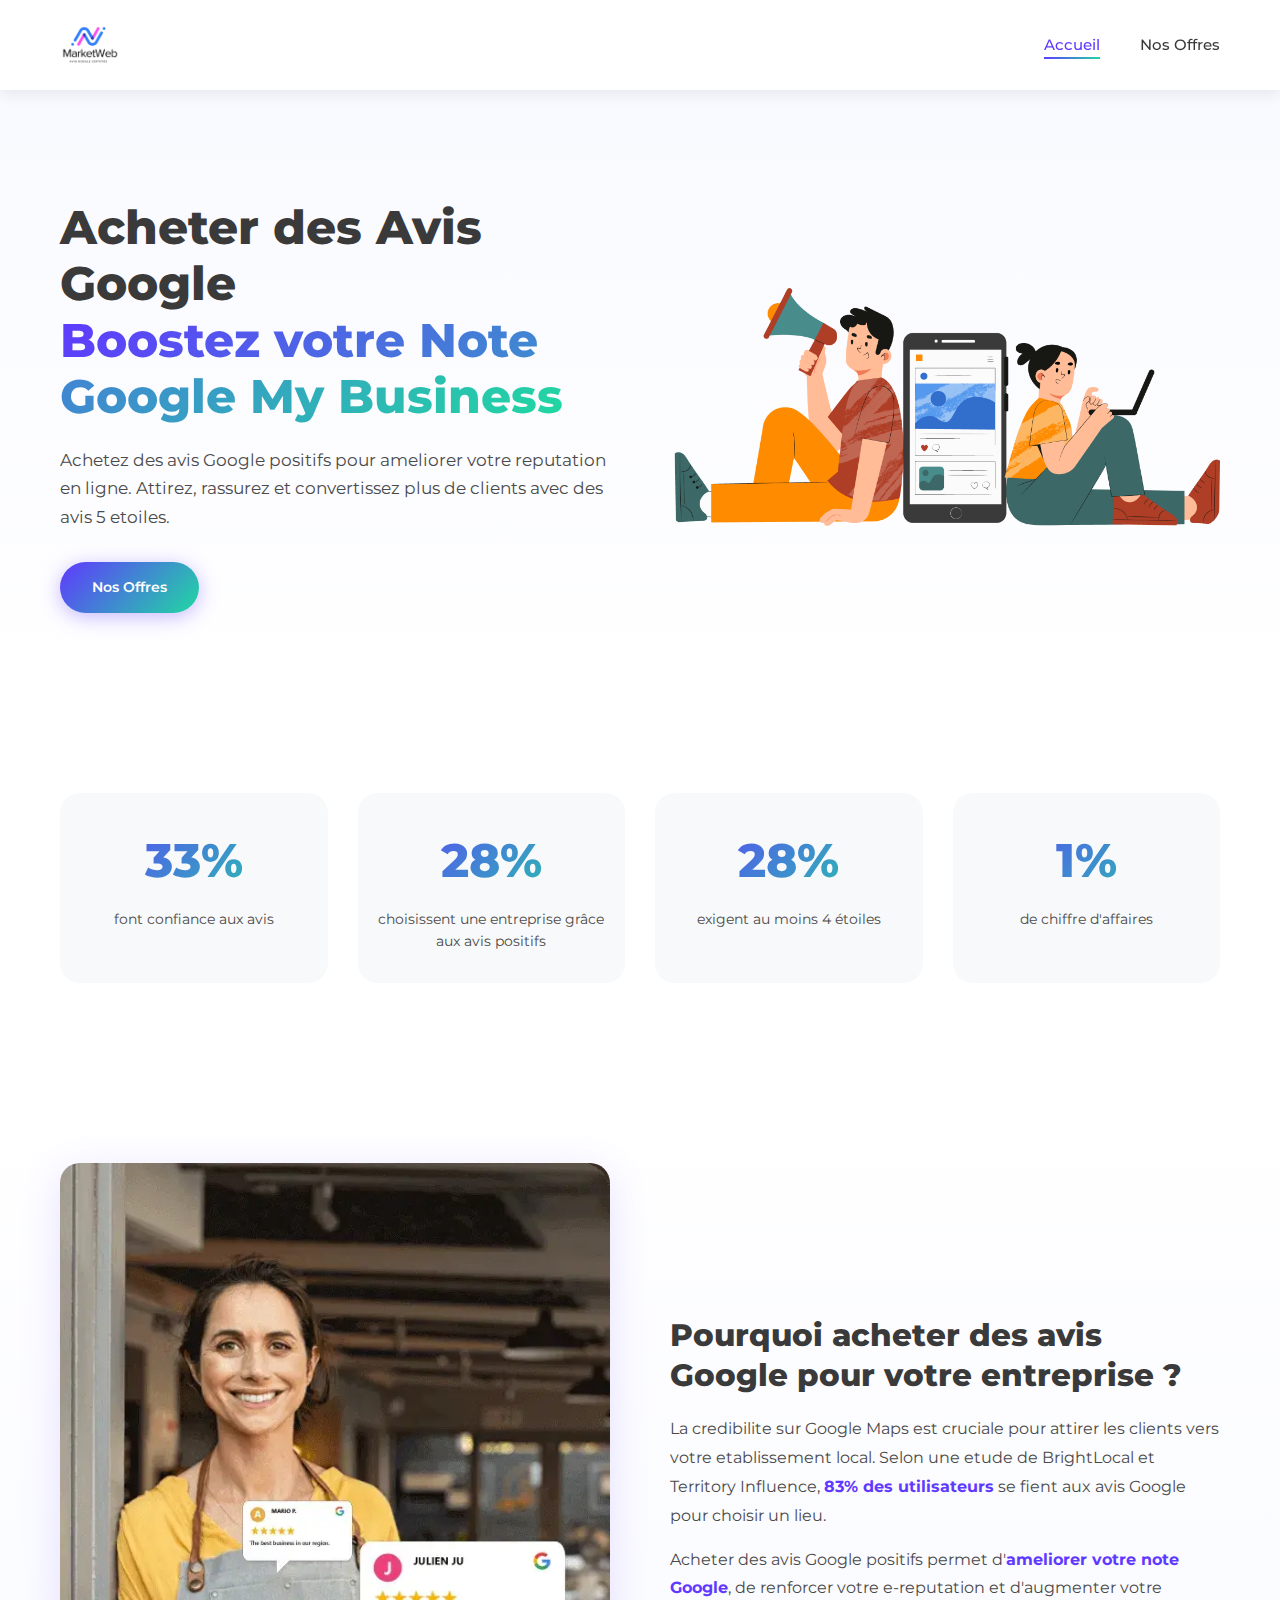
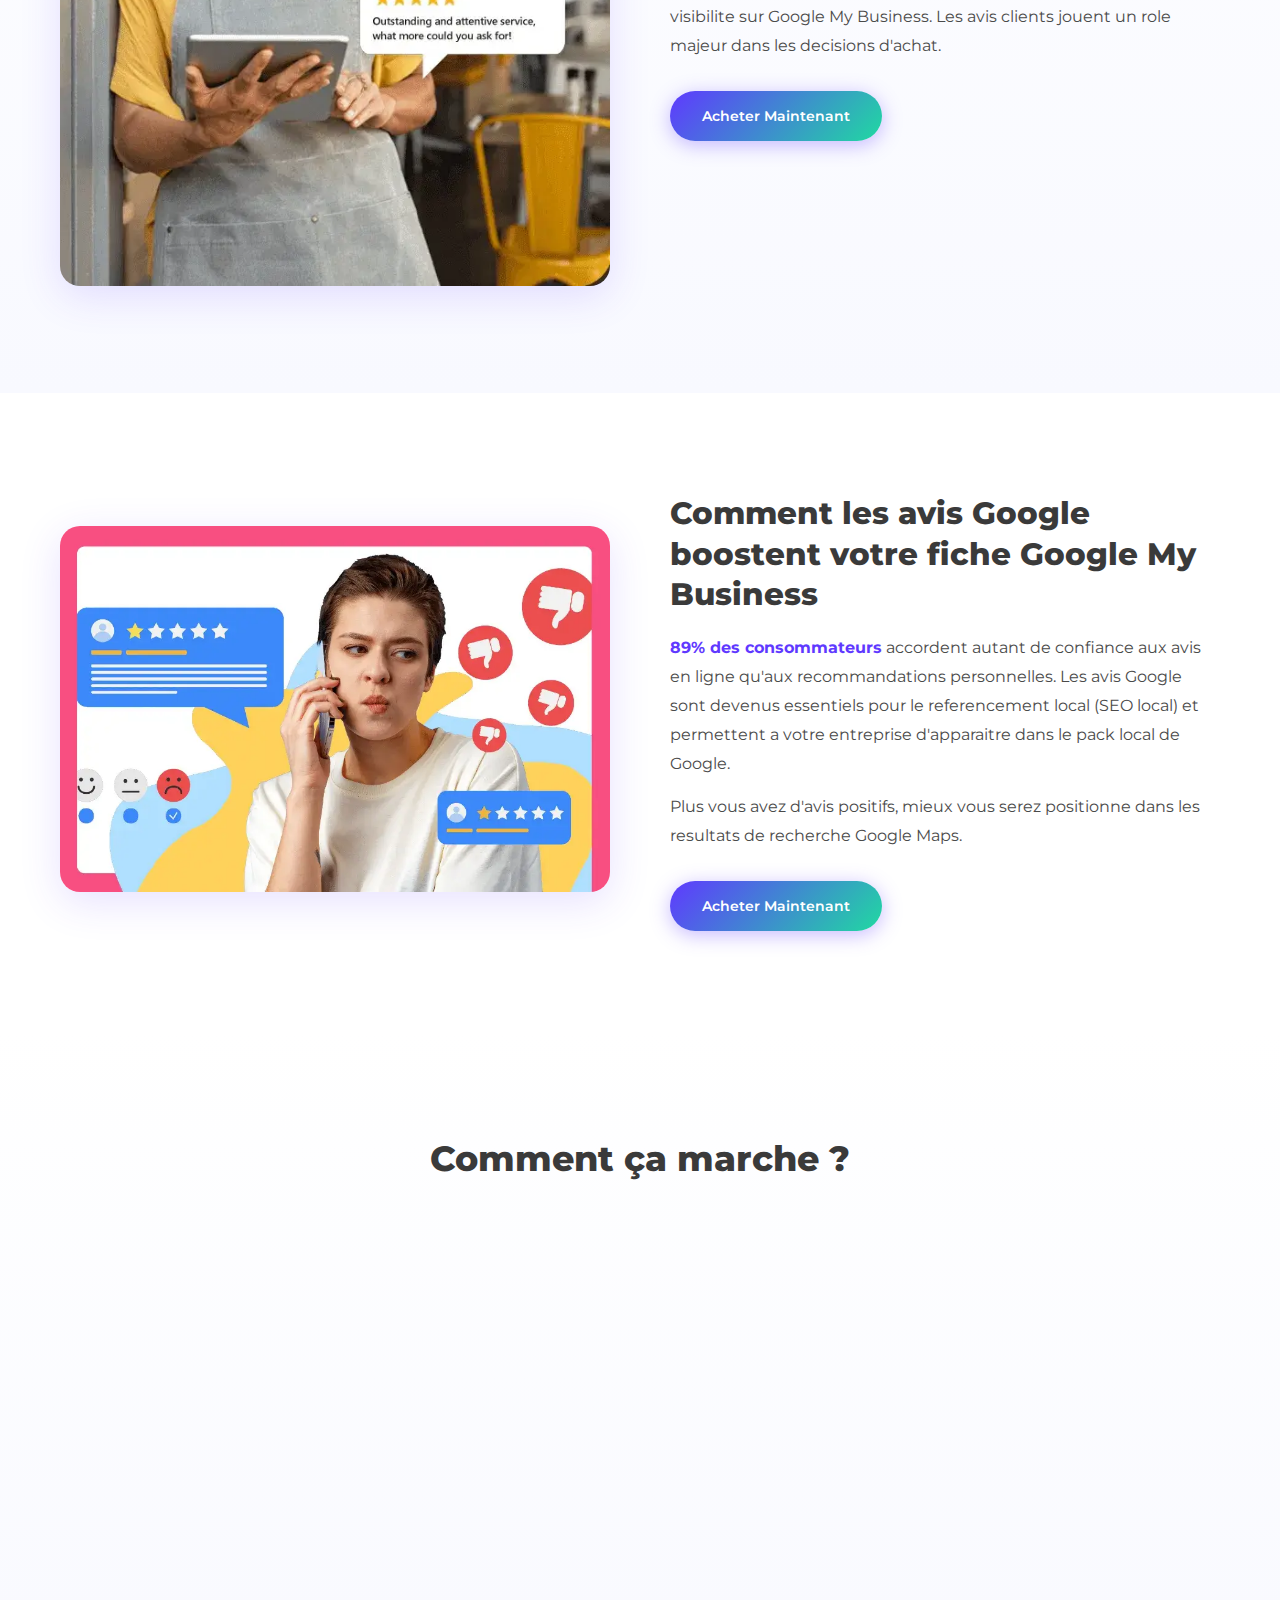
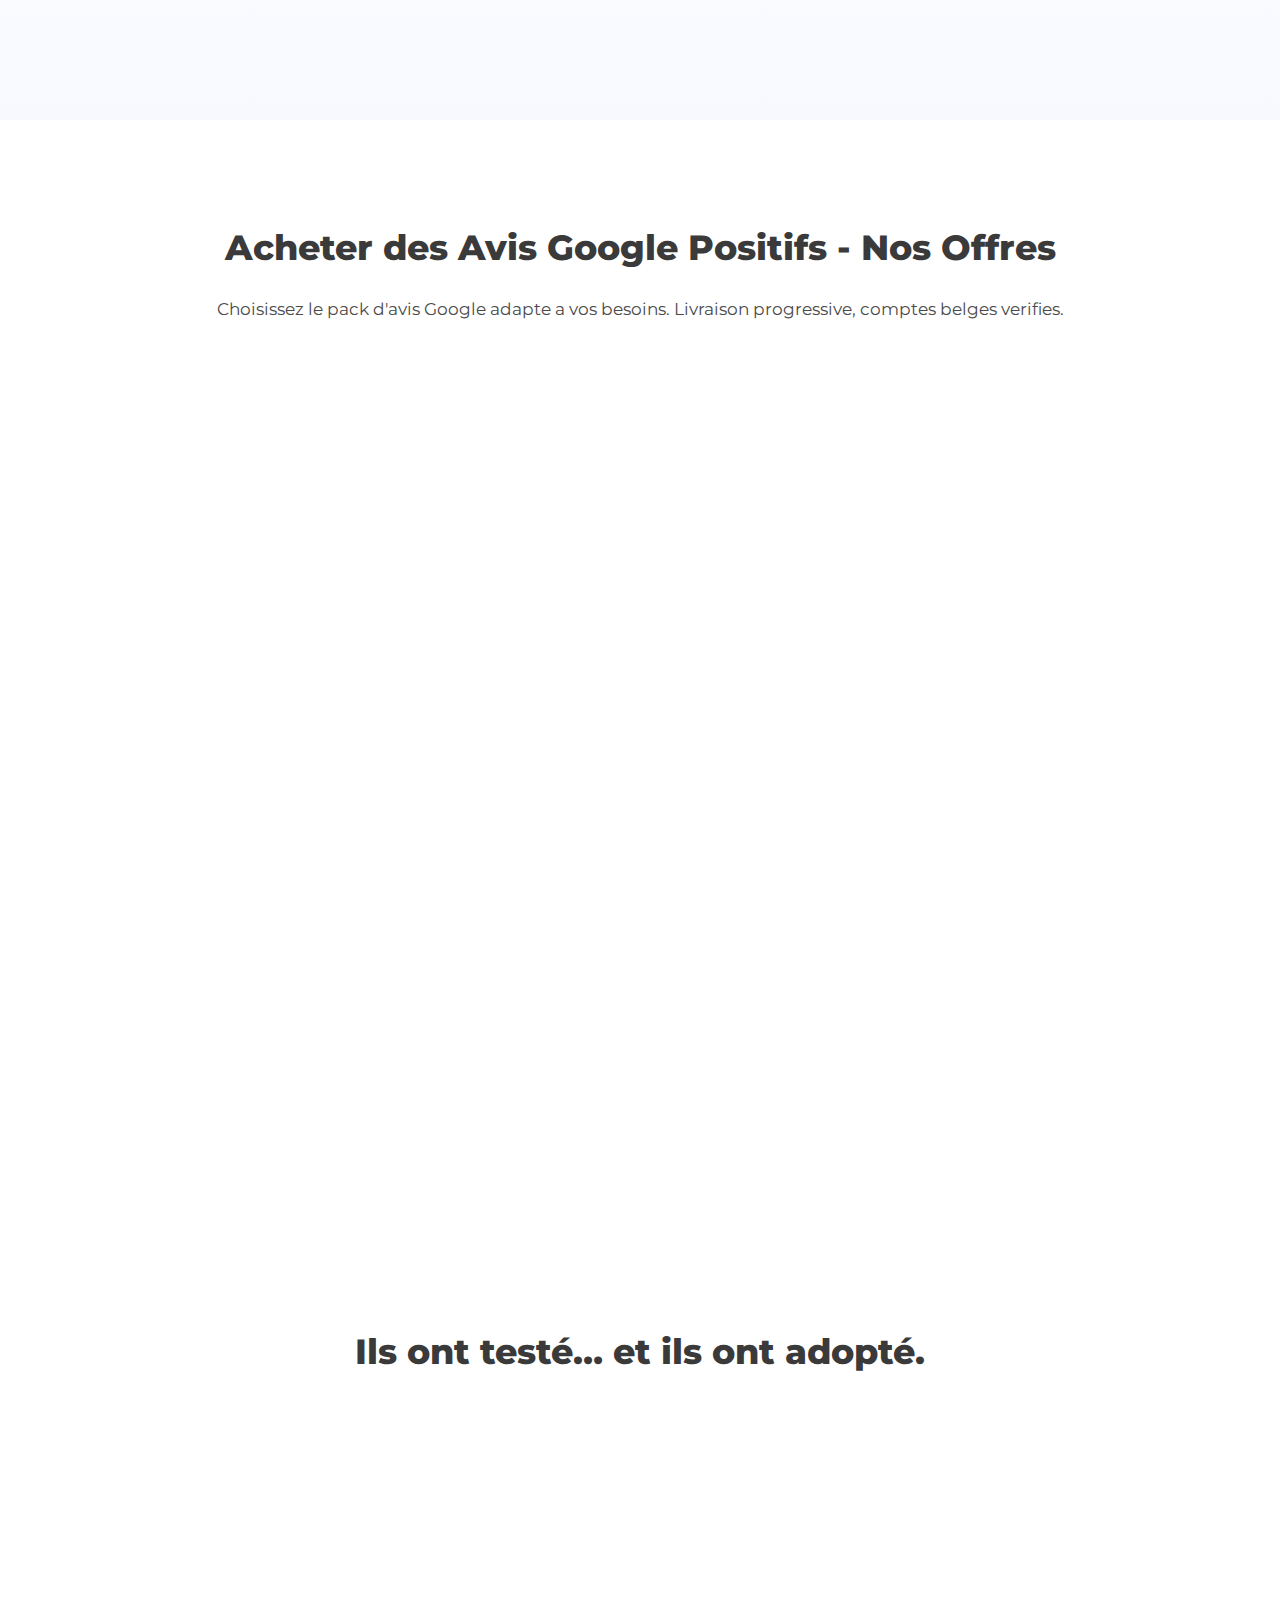
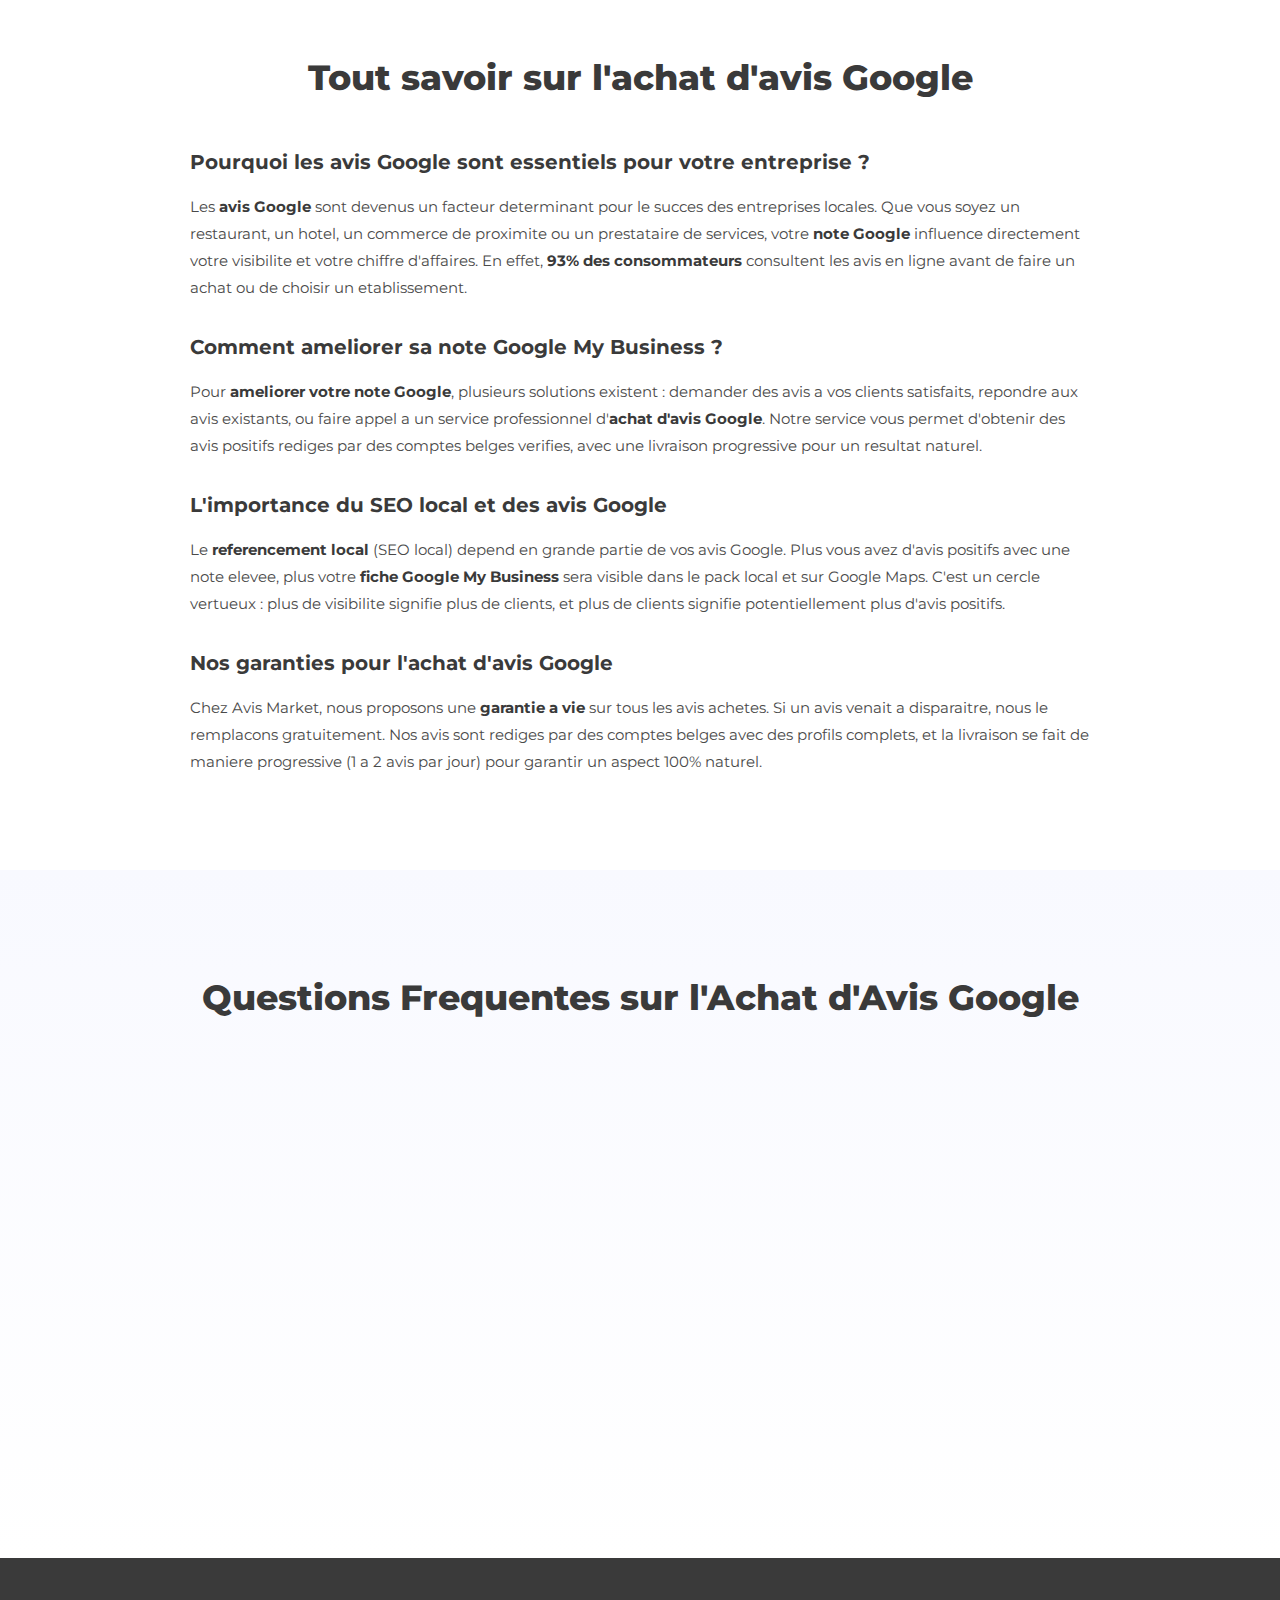
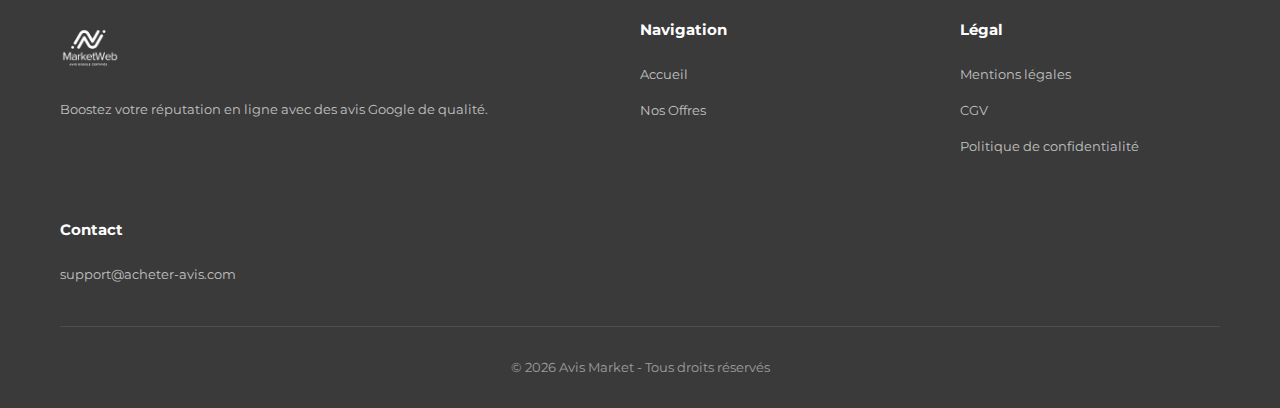
<file: index.html>
<!DOCTYPE html>
<html lang="fr">
<head>
    <meta charset="UTF-8">
    <meta name="viewport" content="width=device-width, initial-scale=1.0">
    <meta name="robots" content="index, follow">
    <title>Acheter Avis Google | Boostez votre Note Google My Business</title>
    <meta name="description" content="Achetez des avis Google positifs pour ameliorer votre reputation en ligne. Avis belges garantis, livraison progressive. Boostez votre fiche Google My Business des 79€.">
    <meta name="keywords" content="acheter avis google, achat avis google, avis google positifs, acheter des avis google, avis google my business, faux avis google, booster avis google, ameliorer note google, acheter avis google pas cher, avis google entreprise">
    <link rel="canonical" href="https://acheter-avis.com/"/>
    <link rel="alternate" hreflang="fr-BE" href="https://acheter-avis.com/"/>
    <link rel="alternate" hreflang="x-default" href="https://acheter-avis.com/"/>
    <meta name="geo.region" content="BE">
    <meta name="geo.placename" content="Bruxelles, Belgique">
    <meta name="geo.position" content="50.8503;4.3517">
    <meta name="ICBM" content="50.8503, 4.3517">
    <link rel="preconnect" href="https://fonts.googleapis.com">
    <link rel="preconnect" href="https://fonts.gstatic.com" crossorigin>
    <link href="https://fonts.googleapis.com/css2?family=Montserrat:wght@400;500;600;700;800&display=swap" rel="stylesheet">
    <link rel="stylesheet" href="styles.css">
    <link rel="icon" type="image/x-icon" href="/favicon.ico">
    <link rel="shortcut icon" href="/favicon.ico">
    <link rel="apple-touch-icon" type="image/png" sizes="96x96" href="./logo/apple-icon-96x96.png">
    <link rel="icon" type="image/png" sizes="32x32" href="./logo/android-icon-32x32.png">
    <link rel="icon" type="image/png" sizes="96x96" href="./logo/android-icon-96x96.png">
    <meta name="msapplication-TileColor" content="#ffffff">
    <meta name="msapplication-TileImage" content="./logo/ms-icon-32x32.png">
    <meta name="msapplication-TileImage" content="./logo/ms-icon-96x96.png">

    <meta property="og:type" content="website">
    <meta property="og:url" content="https://acheter-avis.com/">
    <meta property="og:title" content="Acheter Avis Google | Boostez votre Note Google My Business">
    <meta property="og:description" content="Achetez des avis Google positifs pour ameliorer votre reputation en ligne. Avis belges garantis des 79€.">
    <meta property="og:image" content="https://acheter-avis.com/acheter-avis-google.png">
    <meta property="og:locale" content="fr_BE">
    <meta property="og:site_name" content="Avis Market">

    <meta name="twitter:card" content="summary_large_image">
    <meta name="twitter:title" content="Acheter Avis Google | Boostez votre Note Google My Business">
    <meta name="twitter:description" content="Achetez des avis Google positifs pour ameliorer votre reputation en ligne. Avis belges garantis des 79€.">
    <meta name="twitter:image" content="https://acheter-avis.com/acheter-avis-google.png">

    <script type="application/ld+json">
    {
        "@context": "https://schema.org",
        "@type": "Organization",
        "name": "Avis Market",
        "url": "https://acheter-avis.com",
        "logo": "https://acheter-avis.com/logo.png",
        "description": "Service d'achat d'avis Google pour ameliorer votre reputation en ligne et booster votre fiche Google My Business.",
        "email": "support@acheter-avis.com",
        "contactPoint": {
            "@type": "ContactPoint",
            "email": "support@acheter-avis.com",
            "contactType": "customer service",
            "availableLanguage": "French"
        },
        "sameAs": []
    }
    </script>
    <script type="application/ld+json">
    {
        "@context": "https://schema.org",
        "@type": "LocalBusiness",
        "name": "Avis Market",
        "url": "https://acheter-avis.com",
        "logo": "https://acheter-avis.com/logo.png",
        "image": "https://acheter-avis.com/logo.png",
        "description": "Achetez des avis Google pour booster votre reputation en ligne. Avis authentiques, garantie a vie, livraison progressive.",
        "email": "support@acheter-avis.com",
        "address": {
            "@type": "PostalAddress",
            "addressLocality": "Bruxelles",
            "addressRegion": "Bruxelles-Capitale",
            "addressCountry": "BE"
        },
        "geo": {
            "@type": "GeoCoordinates",
            "latitude": "50.8503",
            "longitude": "4.3517"
        },
        "areaServed": [
            {
                "@type": "Country",
                "name": "Belgique"
            },
            {
                "@type": "City",
                "name": "Bruxelles"
            },
            {
                "@type": "City",
                "name": "Anvers"
            },
            {
                "@type": "City",
                "name": "Liege"
            },
            {
                "@type": "City",
                "name": "Gand"
            },
            {
                "@type": "City",
                "name": "Charleroi"
            },
            {
                "@type": "City",
                "name": "Namur"
            }
        ],
        "priceRange": "€€",
        "openingHoursSpecification": {
            "@type": "OpeningHoursSpecification",
            "dayOfWeek": ["Monday", "Tuesday", "Wednesday", "Thursday", "Friday", "Saturday", "Sunday"],
            "opens": "00:00",
            "closes": "23:59"
        }
    }
    </script>
    <script type="application/ld+json">
    {
        "@context": "https://schema.org",
        "@type": "WebSite",
        "name": "Avis Market",
        "url": "https://acheter-avis.com",
        "potentialAction": {
            "@type": "SearchAction",
            "target": "https://acheter-avis.com/?s={search_term_string}",
            "query-input": "required name=search_term_string"
        }
    }
    </script>
    <script type="application/ld+json">
    {
        "@context": "https://schema.org",
        "@type": "Service",
        "serviceType": "Achat Avis Google",
        "provider": {
            "@type": "Organization",
            "name": "Avis Market"
        },
        "areaServed": {
            "@type": "Country",
            "name": "Belgique"
        },
        "description": "Service d'achat d'avis Google positifs pour ameliorer votre note et votre visibilite sur Google My Business."
    }
    </script>
    <script type="application/ld+json">
    {
        "@context": "https://schema.org",
        "@type": "FAQPage",
        "mainEntity": [
            {
                "@type": "Question",
                "name": "Quels sont les benefices des avis Google ?",
                "acceptedAnswer": {
                    "@type": "Answer",
                    "text": "Les avis Google augmentent votre visibilite locale, renforcent la confiance des clients potentiels et ameliorent votre taux de conversion. Que vous soyez base a Bruxelles, Anvers, Liege, Gand, Charleroi ou Namur, plus vous avez d'avis positifs, plus vous attirez de nouveaux clients en Belgique."
                }
            },
            {
                "@type": "Question",
                "name": "Comment les avis impactent-ils le SEO local ?",
                "acceptedAnswer": {
                    "@type": "Answer",
                    "text": "Google prend en compte la quantite et la qualite des avis pour le classement local. Plus vous avez d'avis positifs, mieux vous serez positionne dans les resultats de recherche locaux et sur Google Maps dans toute la Belgique."
                }
            },
            {
                "@type": "Question",
                "name": "La livraison est-elle progressive ?",
                "acceptedAnswer": {
                    "@type": "Answer",
                    "text": "Oui, nous livrons 1 a 2 avis par jour pour garantir un aspect naturel et eviter toute detection. Cette methode progressive est la plus sure pour votre fiche Google."
                }
            },
            {
                "@type": "Question",
                "name": "Quelle est votre garantie ?",
                "acceptedAnswer": {
                    "@type": "Answer",
                    "text": "Nous offrons une garantie a vie sur tous nos avis. Si un avis venait a disparaitre, nous le remplacons gratuitement sans condition."
                }
            }
        ]
    }
    </script>
    <script type="application/ld+json">
    {
        "@context": "https://schema.org",
        "@type": "ItemList",
        "name": "Nos Offres Avis Positifs",
        "itemListElement": [
            {
                "@type": "Product",
                "position": 1,
                "name": "25 Avis Positifs + 5 offerts",
                "description": "Pack de 25 avis Google positifs avec comptes belges, textes personnalises, garantie a vie et service client 24/7.",
                "image": "https://acheter-avis.com/logo.png",
                "offers": {
                    "@type": "Offer",
                    "price": "79",
                    "priceCurrency": "EUR",
                    "availability": "https://schema.org/InStock",
                    "shippingDetails": {
                        "@type": "OfferShippingDetails",
                        "shippingRate": {
                            "@type": "MonetaryAmount",
                            "value": "0",
                            "currency": "EUR"
                        },
                        "deliveryTime": {
                            "@type": "ShippingDeliveryTime",
                            "handlingTime": {
                                "@type": "QuantitativeValue",
                                "minValue": 1,
                                "maxValue": 2,
                                "unitCode": "DAY"
                            },
                            "transitTime": {
                                "@type": "QuantitativeValue",
                                "minValue": 12,
                                "maxValue": 30,
                                "unitCode": "DAY"
                            }
                        },
                        "shippingDestination": {
                            "@type": "DefinedRegion",
                            "addressCountry": "BE"
                        }
                    },
                    "hasMerchantReturnPolicy": {
                        "@type": "MerchantReturnPolicy",
                        "applicableCountry": "BE",
                        "returnPolicyCategory": "https://schema.org/MerchantReturnNotPermitted"
                    }
                }
            },
            {
                "@type": "Product",
                "position": 2,
                "name": "50 Avis Positifs + 10 offerts",
                "description": "Pack de 50 avis Google positifs avec comptes belges, textes personnalises, garantie a vie et service client 24/7.",
                "image": "https://acheter-avis.com/logo.png",
                "offers": {
                    "@type": "Offer",
                    "price": "139",
                    "priceCurrency": "EUR",
                    "availability": "https://schema.org/InStock",
                    "shippingDetails": {
                        "@type": "OfferShippingDetails",
                        "shippingRate": {
                            "@type": "MonetaryAmount",
                            "value": "0",
                            "currency": "EUR"
                        },
                        "deliveryTime": {
                            "@type": "ShippingDeliveryTime",
                            "handlingTime": {
                                "@type": "QuantitativeValue",
                                "minValue": 1,
                                "maxValue": 2,
                                "unitCode": "DAY"
                            },
                            "transitTime": {
                                "@type": "QuantitativeValue",
                                "minValue": 25,
                                "maxValue": 60,
                                "unitCode": "DAY"
                            }
                        },
                        "shippingDestination": {
                            "@type": "DefinedRegion",
                            "addressCountry": "BE"
                        }
                    },
                    "hasMerchantReturnPolicy": {
                        "@type": "MerchantReturnPolicy",
                        "applicableCountry": "BE",
                        "returnPolicyCategory": "https://schema.org/MerchantReturnNotPermitted"
                    }
                }
            },
            {
                "@type": "Product",
                "position": 3,
                "name": "100 Avis Positifs + 20 offerts",
                "description": "Pack de 100 avis Google positifs avec comptes belges, textes personnalises, garantie a vie et service client 24/7.",
                "image": "https://acheter-avis.com/logo.png",
                "offers": {
                    "@type": "Offer",
                    "price": "239",
                    "priceCurrency": "EUR",
                    "availability": "https://schema.org/InStock",
                    "shippingDetails": {
                        "@type": "OfferShippingDetails",
                        "shippingRate": {
                            "@type": "MonetaryAmount",
                            "value": "0",
                            "currency": "EUR"
                        },
                        "deliveryTime": {
                            "@type": "ShippingDeliveryTime",
                            "handlingTime": {
                                "@type": "QuantitativeValue",
                                "minValue": 1,
                                "maxValue": 2,
                                "unitCode": "DAY"
                            },
                            "transitTime": {
                                "@type": "QuantitativeValue",
                                "minValue": 50,
                                "maxValue": 120,
                                "unitCode": "DAY"
                            }
                        },
                        "shippingDestination": {
                            "@type": "DefinedRegion",
                            "addressCountry": "BE"
                        }
                    },
                    "hasMerchantReturnPolicy": {
                        "@type": "MerchantReturnPolicy",
                        "applicableCountry": "BE",
                        "returnPolicyCategory": "https://schema.org/MerchantReturnNotPermitted"
                    }
                }
            }
        ]
    }
    </script>
</head>
<body>
    <header class="header">
        <div class="container">
            <a href="https://acheter-avis.com" class="logo">
                <img src="logo.png" alt="Avis Google" title="Avis Google" class="logo-img">
            </a>
            <nav class="nav">
                <ul class="nav-list">
                    <li><a href="https://acheter-avis.com" class="nav-link active">Accueil</a></li>
                    <li><a href="#offres" class="nav-link">Nos Offres</a></li>
                </ul>
            </nav>
            <button class="menu-toggle" aria-label="Menu">
                <span></span>
                <span></span>
                <span></span>
            </button>
        </div>
    </header>

    <section id="accueil" class="hero">
        <div class="container">
            <div class="hero-content">
                <h1>Acheter des Avis Google<br><span class="highlight">Boostez votre Note Google My Business</span></h1>
                <p class="hero-subtitle">Achetez des avis Google positifs pour ameliorer votre reputation en ligne. Attirez, rassurez et convertissez plus de clients avec des avis 5 etoiles.</p>
                <a href="#offres" class="btn btn-primary" title="acheter des avis google">Nos Offres</a>
            </div>
            <div class="hero-image">
                <img src="acheter-avis-google.png" alt="acheter avis google" title="acheter avis google" class="hero-img" loading="eager">
            </div>
        </div>
    </section>

    <section class="stats">
        <div class="container">
            <div class="stat-card">
                <div class="stat-number">89%</div>
                <p>font confiance aux avis</p>
            </div>
            <div class="stat-card">
                <div class="stat-number">75%</div>
                <p>choisissent une entreprise grâce aux avis positifs</p>
            </div>
            <div class="stat-card">
                <div class="stat-number">75%</div>
                <p>exigent au moins 4 étoiles</p>
            </div>
            <div class="stat-card">
                <div class="stat-number">+5 à 9%</div>
                <p>de chiffre d'affaires</p>
            </div>
        </div>
    </section>

    <section class="credibility">
        <div class="container">
            <div class="credibility-image">
                <img src="acheter-avis-google-entreprise.webp" alt="acheter avis google" title="acheter avis google" class="credibility-img" loading="lazy">
            </div>
            <div class="credibility-content">
                <h2>Pourquoi acheter des avis Google pour votre entreprise ?</h2>
                <p>La credibilite sur Google Maps est cruciale pour attirer les clients vers votre etablissement local. Selon une etude de BrightLocal et Territory Influence, <strong>83% des utilisateurs</strong> se fient aux avis Google pour choisir un lieu.</p>
                <p>Acheter des avis Google positifs permet d'<strong>ameliorer votre note Google</strong>, de renforcer votre e-reputation et d'augmenter votre visibilite sur Google My Business. Les avis clients jouent un role majeur dans les decisions d'achat.</p>
                <a href="#offres" class="btn btn-primary">Acheter Maintenant</a>
            </div>
        </div>
    </section>

    <section class="credibility credibility-reverse">
        <div class="container">
            <div class="credibility-content">
                <h2>Comment les avis Google boostent votre fiche Google My Business</h2>
                <p><strong>89% des consommateurs</strong> accordent autant de confiance aux avis en ligne qu'aux recommandations personnelles. Les avis Google sont devenus essentiels pour le referencement local (SEO local) et permettent a votre entreprise d'apparaitre dans le pack local de Google.</p>
                <p>Plus vous avez d'avis positifs, mieux vous serez positionne dans les resultats de recherche Google Maps.</p>
                <a href="#offres" class="btn btn-primary" title="acheter faux avis google">Acheter Maintenant</a>
            </div>
            <div class="credibility-image">
                <img src="acheter-faux-avis-google.webp" alt="acheter faux avis google" title="acheter faux avis google" class="credibility-img" loading="lazy">
            </div>
        </div>
    </section>

    <section class="how-it-works">
        <div class="container">
            <h2 class="section-title">Comment ça marche ?</h2>
            <div class="steps">
                <div class="step">
                    <div class="step-icon">
                        <span>1</span>
                    </div>
                    <h3>Sélectionnez votre pack</h3>
                    <p>Choisissez le nombre d'avis dont vous avez besoin pour renforcer votre réputation. Votre commande est prise en charge dès sa validation.</p>
                </div>
                <div class="step">
                    <div class="step-icon">
                        <span>2</span>
                    </div>
                    <h3>Nous vous contacterons via WhatsApp</h3>
                    <p>Un membre de notre équipe vous écrit pour confirmer les informations de votre établissement. Cela garantit des avis cohérents, naturels et adaptés à votre activité.</p>
                </div>
                <div class="step">
                    <div class="step-icon">
                        <span>3</span>
                    </div>
                    <h3>Livraison des avis</h3>
                    <p>Les avis sont publiés progressivement pour un rendu totalement naturel. Votre visibilité, votre crédibilité et votre taux de conversion augmentent jour après jour.</p>
                </div>
            </div>
        </div>
    </section>

    <section id="offres" class="pricing">
        <div class="container">
            <h2 class="section-title">Acheter des Avis Google Positifs - Nos Offres</h2>
            <p class="section-subtitle">Choisissez le pack d'avis Google adapte a vos besoins. Livraison progressive, comptes belges verifies.</p>
            <div class="pricing-cards">
                <div class="pricing-card">
                    <div class="pricing-header">
                        <h3>25 Avis Positifs</h3>
                        <div class="pricing-bonus">+ 5 offerts</div>
                    </div>
                    <div class="pricing-price">
                        <span class="price">79€</span>
                    </div>
                    <ul class="pricing-features">
                        <li><span class="check">✓</span> Comptes 🇧🇪</li>
                        <li><span class="check">✓</span> Nom prénom 🇧🇪</li>
                        <li><span class="check">✓</span> Textes Personnalisés</li>
                        <li><span class="check">✓</span> Fournissez vos Textes</li>
                        <li><span class="check">✓</span> Fournissez vos Images</li>
                                                <li><span class="check">✓</span> Garantie à vie</li>
                        <li><span class="check">✓</span> Rythme 1 à 2 avis/jrs</li>
                        <li><span class="check">✓</span> Service Client 24/7</li>
                    </ul>
                    <a href="https://buy.stripe.com/bJe28q59Fg9W0GS3VBabK0q" class="btn btn-outline" target="_blank">Commander</a>
                </div>

                <div class="pricing-card featured">
                    <div class="pricing-badge">Populaire</div>
                    <div class="pricing-header">
                        <h3>50 Avis Positifs</h3>
                        <div class="pricing-bonus">+ 10 offerts</div>
                    </div>
                    <div class="pricing-price">
                        <span class="price">139€</span>
                    </div>
                    <ul class="pricing-features">
                        <li><span class="check">✓</span> Comptes 🇧🇪</li>
                        <li><span class="check">✓</span> Nom prénom 🇧🇪</li>
                        <li><span class="check">✓</span> Textes Personnalisés</li>
                        <li><span class="check">✓</span> Fournissez vos Textes</li>
                        <li><span class="check">✓</span> Fournissez vos Images</li>
                                                <li><span class="check">✓</span> Garantie à vie</li>
                        <li><span class="check">✓</span> Rythme 1 à 2 avis/jrs</li>
                        <li><span class="check">✓</span> Service Client 24/7</li>
                    </ul>
                    <a href="https://buy.stripe.com/fZu3cu6dJ5vi9dobo3abK0r" class="btn btn-primary" title="acheter avis google pas cher" target="_blank">Commander</a>
                </div>

                <div class="pricing-card">
                    <div class="pricing-header">
                        <h3>100 Avis Positifs</h3>
                        <div class="pricing-bonus">+ 20 offerts</div>
                    </div>
                    <div class="pricing-price">
                        <span class="price">239€</span>
                    </div>
                    <ul class="pricing-features">
                        <li><span class="check">✓</span> Comptes 🇧🇪</li>
                        <li><span class="check">✓</span> Nom prénom 🇧🇪</li>
                        <li><span class="check">✓</span> Textes Personnalisés</li>
                        <li><span class="check">✓</span> Fournissez vos Textes</li>
                        <li><span class="check">✓</span> Fournissez vos Images</li>
                                                <li><span class="check">✓</span> Garantie à vie</li>
                        <li><span class="check">✓</span> Rythme 1 à 2 avis/jrs</li>
                        <li><span class="check">✓</span> Service Client 24/7</li>
                    </ul>
                    <a href="https://buy.stripe.com/aFa28qdGb4redtE77NabK0s" title="avis google achat" class="btn btn-outline" target="_blank">Commander</a>
                </div>
            </div>
        </div>
    </section>


    <section class="testimonials">
        <div class="container">
            <h2 class="section-title">Ils ont testé… et ils ont adopté.</h2>
            <div class="testimonials-grid">
                <div class="testimonial-card">
                    <img src="acheter-avis-google-my-business.webp" alt="acheter avis google my business" title="acheter avis google my business" class="testimonial-img" loading="lazy">
                </div>
                <div class="testimonial-card">
                    <img src="acheter-commentaire-google.webp" alt="acheter commentaire google" title="acheter commentaire google" class="testimonial-img" loading="lazy">
                </div>
                <div class="testimonial-card">
                    <img src="achat-avis-positif-google.webp" alt="achat avis positif google" title="achat avis positif google" class="testimonial-img" loading="lazy">
                </div>
                <div class="testimonial-card">
                    <img src="achat-avis-positifs.webp" alt="achat avis positifs" title="achat avis positifs" class="testimonial-img" loading="lazy">
                </div>
            </div>
        </div>
    </section>

    <section class="seo-content">
        <div class="container">
            <h2 class="section-title">Tout savoir sur l'achat d'avis Google</h2>
            <div class="seo-text">
                <h3>Pourquoi les avis Google sont essentiels pour votre entreprise ?</h3>
                <p>Les <strong>avis Google</strong> sont devenus un facteur determinant pour le succes des entreprises locales. Que vous soyez un restaurant, un hotel, un commerce de proximite ou un prestataire de services, votre <strong>note Google</strong> influence directement votre visibilite et votre chiffre d'affaires. En effet, <strong>93% des consommateurs</strong> consultent les avis en ligne avant de faire un achat ou de choisir un etablissement.</p>

                <h3>Comment ameliorer sa note Google My Business ?</h3>
                <p>Pour <strong>ameliorer votre note Google</strong>, plusieurs solutions existent : demander des avis a vos clients satisfaits, repondre aux avis existants, ou faire appel a un service professionnel d'<strong>achat d'avis Google</strong>. Notre service vous permet d'obtenir des avis positifs rediges par des comptes belges verifies, avec une livraison progressive pour un resultat naturel.</p>

                <h3>L'importance du SEO local et des avis Google</h3>
                <p>Le <strong>referencement local</strong> (SEO local) depend en grande partie de vos avis Google. Plus vous avez d'avis positifs avec une note elevee, plus votre <strong>fiche Google My Business</strong> sera visible dans le pack local et sur Google Maps. C'est un cercle vertueux : plus de visibilite signifie plus de clients, et plus de clients signifie potentiellement plus d'avis positifs.</p>

                <h3>Nos garanties pour l'achat d'avis Google</h3>
                <p>Chez Avis Market, nous proposons une <strong>garantie a vie</strong> sur tous les avis achetes. Si un avis venait a disparaitre, nous le remplacons gratuitement. Nos avis sont rediges par des comptes belges avec des profils complets, et la livraison se fait de maniere progressive (1 a 2 avis par jour) pour garantir un aspect 100% naturel.</p>
            </div>
        </div>
    </section>

    <section class="faq">
        <div class="container">
            <h2 class="section-title">Questions Frequentes sur l'Achat d'Avis Google</h2>
            <div class="faq-list">
                <div class="faq-item">
                    <button class="faq-question">
                        <span>Quels sont les bénéfices des avis Google ?</span>
                        <span class="faq-icon">+</span>
                    </button>
                    <div class="faq-answer">
                        <p>Les avis Google augmentent votre visibilité locale, renforcent la confiance des clients potentiels et améliorent votre taux de conversion. Que vous soyez basé à Bruxelles, Anvers, Liège, Gand, Charleroi ou Namur, plus vous avez d'avis positifs, plus vous attirez de nouveaux clients en Belgique.</p>
                    </div>
                </div>
                <div class="faq-item">
                    <button class="faq-question">
                        <span>Comment les avis impactent-ils le SEO local ?</span>
                        <span class="faq-icon">+</span>
                    </button>
                    <div class="faq-answer">
                        <p>Google prend en compte la quantité et la qualité des avis pour le classement local. Plus vous avez d'avis positifs, mieux vous serez positionné dans les résultats de recherche locaux et sur Google Maps dans toute la Belgique.</p>
                    </div>
                </div>
                <div class="faq-item">
                    <button class="faq-question">
                        <span>La livraison est-elle progressive ?</span>
                        <span class="faq-icon">+</span>
                    </button>
                    <div class="faq-answer">
                        <p>Oui, nous livrons 1 à 2 avis par jour pour garantir un aspect naturel et éviter toute détection. Cette méthode progressive est la plus sûre pour votre fiche Google.</p>
                    </div>
                </div>
                <div class="faq-item">
                    <button class="faq-question">
                        <span>Quelle est votre garantie ?</span>
                        <span class="faq-icon">+</span>
                    </button>
                    <div class="faq-answer">
                        <p>Nous offrons une garantie à vie sur tous nos avis. Si un avis venait à disparaître, nous le remplaçons gratuitement sans condition.</p>
                    </div>
                </div>
            </div>
        </div>
    </section>

    <footer class="footer">
        <div class="container">
            <div class="footer-content">
                <div class="footer-brand">
                                <a href="https://acheter-avis.com" class="logo">
                        <img src="logo.png" alt="acheter avis google business" title="acheter avis google business" class="logo-img">
                    </a>
                    <p>Boostez votre réputation en ligne avec des avis Google de qualité.</p>
                </div>
                <div class="footer-links">
                    <h4>Navigation</h4>
                    <ul>
                        <li><a href="#accueil">Accueil</a></li>
                        <li><a href="#offres">Nos Offres</a></li>
                    </ul>
                </div>
                <div class="footer-links">
                    <h4>Légal</h4>
                    <ul>
                        <li><a href="#">Mentions légales</a></li>
                        <li><a href="#">CGV</a></li>
                        <li><a href="#">Politique de confidentialité</a></li>
                    </ul>
                </div>
                <div class="footer-links">
                    <h4>Contact</h4>
                    <ul>
                        <li><a href="mailto:support@acheter-avis.com">support@acheter-avis.com</a></li>
                    </ul>
                </div>
            </div>
            <div class="footer-bottom">
                <p>&copy; 2026 Avis Market - Tous droits réservés</p>
            </div>
        </div>
    </footer>

    <script>
        document.addEventListener('DOMContentLoaded', function() {

            const menuToggle = document.querySelector('.menu-toggle');
            const nav = document.querySelector('.nav');

            if (menuToggle && nav) {
                menuToggle.addEventListener('click', function() {
                    nav.classList.toggle('active');
                    menuToggle.classList.toggle('active');
                });

                const navLinks = document.querySelectorAll('.nav-link:not(.nav-item.dropdown > .nav-link)');
                navLinks.forEach(link => {
                    link.addEventListener('click', function() {
                        nav.classList.remove('active');
                        menuToggle.classList.remove('active');
                    });
                });
            }

            const dropdowns = document.querySelectorAll('.nav-item.dropdown');
            dropdowns.forEach(dropdown => {
                const dropdownLink = dropdown.querySelector('.nav-link');
                dropdownLink.addEventListener('click', function(e) {
                    if (window.innerWidth <= 768) {
                        e.preventDefault();
                        dropdown.classList.toggle('active');
                    }
                });
            });

            const dropdownMenuLinks = document.querySelectorAll('.dropdown-menu a');
            dropdownMenuLinks.forEach(link => {
                link.addEventListener('click', function() {
                    if (window.innerWidth <= 768) {
                        const nav = document.querySelector('.nav');
                        const menuToggle = document.querySelector('.menu-toggle');
                        nav.classList.remove('active');
                        menuToggle.classList.remove('active');
                        document.querySelectorAll('.nav-item.dropdown').forEach(d => d.classList.remove('active'));
                    }
                });
            });

            const anchorLinks = document.querySelectorAll('a[href^="#"]');

            anchorLinks.forEach(link => {
                link.addEventListener('click', function(e) {
                    e.preventDefault();
                    const targetId = this.getAttribute('href');
                    const targetElement = document.querySelector(targetId);

                    if (targetElement) {
                        const headerHeight = document.querySelector('.header').offsetHeight;
                        const targetPosition = targetElement.offsetTop - headerHeight;

                        window.scrollTo({
                            top: targetPosition,
                            behavior: 'smooth'
                        });
                    }
                });
            });

            const faqItems = document.querySelectorAll('.faq-item');

            faqItems.forEach(item => {
                const question = item.querySelector('.faq-question');

                question.addEventListener('click', function() {
                    faqItems.forEach(otherItem => {
                        if (otherItem !== item && otherItem.classList.contains('active')) {
                            otherItem.classList.remove('active');
                        }
                    });

                    item.classList.toggle('active');
                });
            });

            const sections = document.querySelectorAll('section[id]');
            const navLinksAll = document.querySelectorAll('.nav-link');

            function updateActiveNav() {
                const scrollPosition = window.scrollY + 100;

                sections.forEach(section => {
                    const sectionTop = section.offsetTop;
                    const sectionHeight = section.offsetHeight;
                    const sectionId = section.getAttribute('id');

                    if (scrollPosition >= sectionTop && scrollPosition < sectionTop + sectionHeight) {
                        navLinksAll.forEach(link => {
                            link.classList.remove('active');
                            if (link.getAttribute('href') === '#' + sectionId) {
                                link.classList.add('active');
                            }
                        });
                    }
                });
            }

            window.addEventListener('scroll', updateActiveNav);

            const header = document.querySelector('.header');

            function updateHeader() {
                if (window.scrollY > 50) {
                    header.style.boxShadow = '0 4px 20px rgba(0, 0, 0, 0.1)';
                } else {
                    header.style.boxShadow = '0 4px 15px rgba(0, 0, 0, 0.08)';
                }
            }

            window.addEventListener('scroll', updateHeader);

            const animateElements = document.querySelectorAll('.stat-card, .step, .pricing-card, .testimonial-card, .blog-card, .faq-item');

            const observerOptions = {
                threshold: 0.1,
                rootMargin: '0px 0px -50px 0px'
            };

            const observer = new IntersectionObserver(function(entries) {
                entries.forEach(entry => {
                    if (entry.isIntersecting) {
                        entry.target.style.opacity = '1';
                        entry.target.style.transform = 'translateY(0)';
                    }
                });
            }, observerOptions);

            animateElements.forEach(element => {
                element.style.opacity = '0';
                element.style.transform = 'translateY(30px)';
                element.style.transition = 'opacity 0.6s ease, transform 0.6s ease';
                observer.observe(element);
            });

            const contactForm = document.querySelector('.contact-form');

            if (contactForm) {
                contactForm.addEventListener('submit', function(e) {
                    e.preventDefault();

                    const formData = new FormData(contactForm);
                    const name = contactForm.querySelector('input[type="text"]').value;
                    const email = contactForm.querySelector('input[type="email"]').value;
                    const message = contactForm.querySelector('textarea').value;

                    if (!name || !email || !message) {
                        showNotification('Veuillez remplir tous les champs.', 'error');
                        return;
                    }

                    const emailRegex = /^[^\s@]+@[^\s@]+\.[^\s@]+$/;
                    if (!emailRegex.test(email)) {
                        showNotification('Veuillez entrer une adresse email valide.', 'error');
                        return;
                    }

                    const submitBtn = contactForm.querySelector('button[type="submit"]');
                    const originalText = submitBtn.textContent;
                    submitBtn.textContent = 'Envoi en cours...';
                    submitBtn.disabled = true;

                    setTimeout(() => {
                        showNotification('Message envoyé avec succès !', 'success');
                        contactForm.reset();
                        submitBtn.textContent = originalText;
                        submitBtn.disabled = false;
                    }, 1500);
                });
            }

            function showNotification(message, type = 'success') {
                const existingNotif = document.querySelector('.notification');
                if (existingNotif) {
                    existingNotif.remove();
                }

                const notification = document.createElement('div');
                notification.className = `notification notification-${type}`;
                notification.innerHTML = `
                    <span>${message}</span>
                    <button class="notification-close">&times;</button>
                `;

                notification.style.cssText = `
                    position: fixed;
                    bottom: 30px;
                    right: 30px;
                    padding: 15px 25px;
                    background: ${type === 'success' ? '#20d9a1' : '#ff4757'};
                    color: white;
                    border-radius: 10px;
                    display: flex;
                    align-items: center;
                    gap: 15px;
                    box-shadow: 0 10px 30px rgba(0, 0, 0, 0.2);
                    z-index: 9999;
                    animation: slideIn 0.3s ease;
                    font-family: 'Montserrat', sans-serif;
                    font-weight: 500;
                `;

                if (!document.querySelector('#notification-styles')) {
                    const style = document.createElement('style');
                    style.id = 'notification-styles';
                    style.textContent = `
                        @keyframes slideIn {
                            from { transform: translateX(100%); opacity: 0; }
                            to { transform: translateX(0); opacity: 1; }
                        }
                        @keyframes slideOut {
                            from { transform: translateX(0); opacity: 1; }
                            to { transform: translateX(100%); opacity: 0; }
                        }
                        .notification-close {
                            background: none;
                            border: none;
                            color: white;
                            font-size: 20px;
                            cursor: pointer;
                            padding: 0;
                            line-height: 1;
                        }
                    `;
                    document.head.appendChild(style);
                }

                document.body.appendChild(notification);

                const closeBtn = notification.querySelector('.notification-close');
                closeBtn.addEventListener('click', () => {
                    notification.style.animation = 'slideOut 0.3s ease forwards';
                    setTimeout(() => notification.remove(), 300);
                });

                setTimeout(() => {
                    if (notification.parentNode) {
                        notification.style.animation = 'slideOut 0.3s ease forwards';
                        setTimeout(() => notification.remove(), 300);
                    }
                }, 5000);
            }

            const statNumbers = document.querySelectorAll('.stat-number');
            let animated = false;

            function animateCounters() {
                if (animated) return;

                statNumbers.forEach(stat => {
                    const target = parseInt(stat.textContent);
                    let current = 0;
                    const increment = target / 50;
                    const duration = 2000;
                    const stepTime = duration / 50;

                    const counter = setInterval(() => {
                        current += increment;
                        if (current >= target) {
                            stat.textContent = target + '%';
                            clearInterval(counter);
                        } else {
                            stat.textContent = Math.floor(current) + '%';
                        }
                    }, stepTime);
                });

                animated = true;
            }

            const statsSection = document.querySelector('.stats');
            if (statsSection) {
                const statsObserver = new IntersectionObserver((entries) => {
                    entries.forEach(entry => {
                        if (entry.isIntersecting) {
                            animateCounters();
                        }
                    });
                }, { threshold: 0.5 });

                statsObserver.observe(statsSection);
            }

        });
    </script>
</body>
</html>
</file>
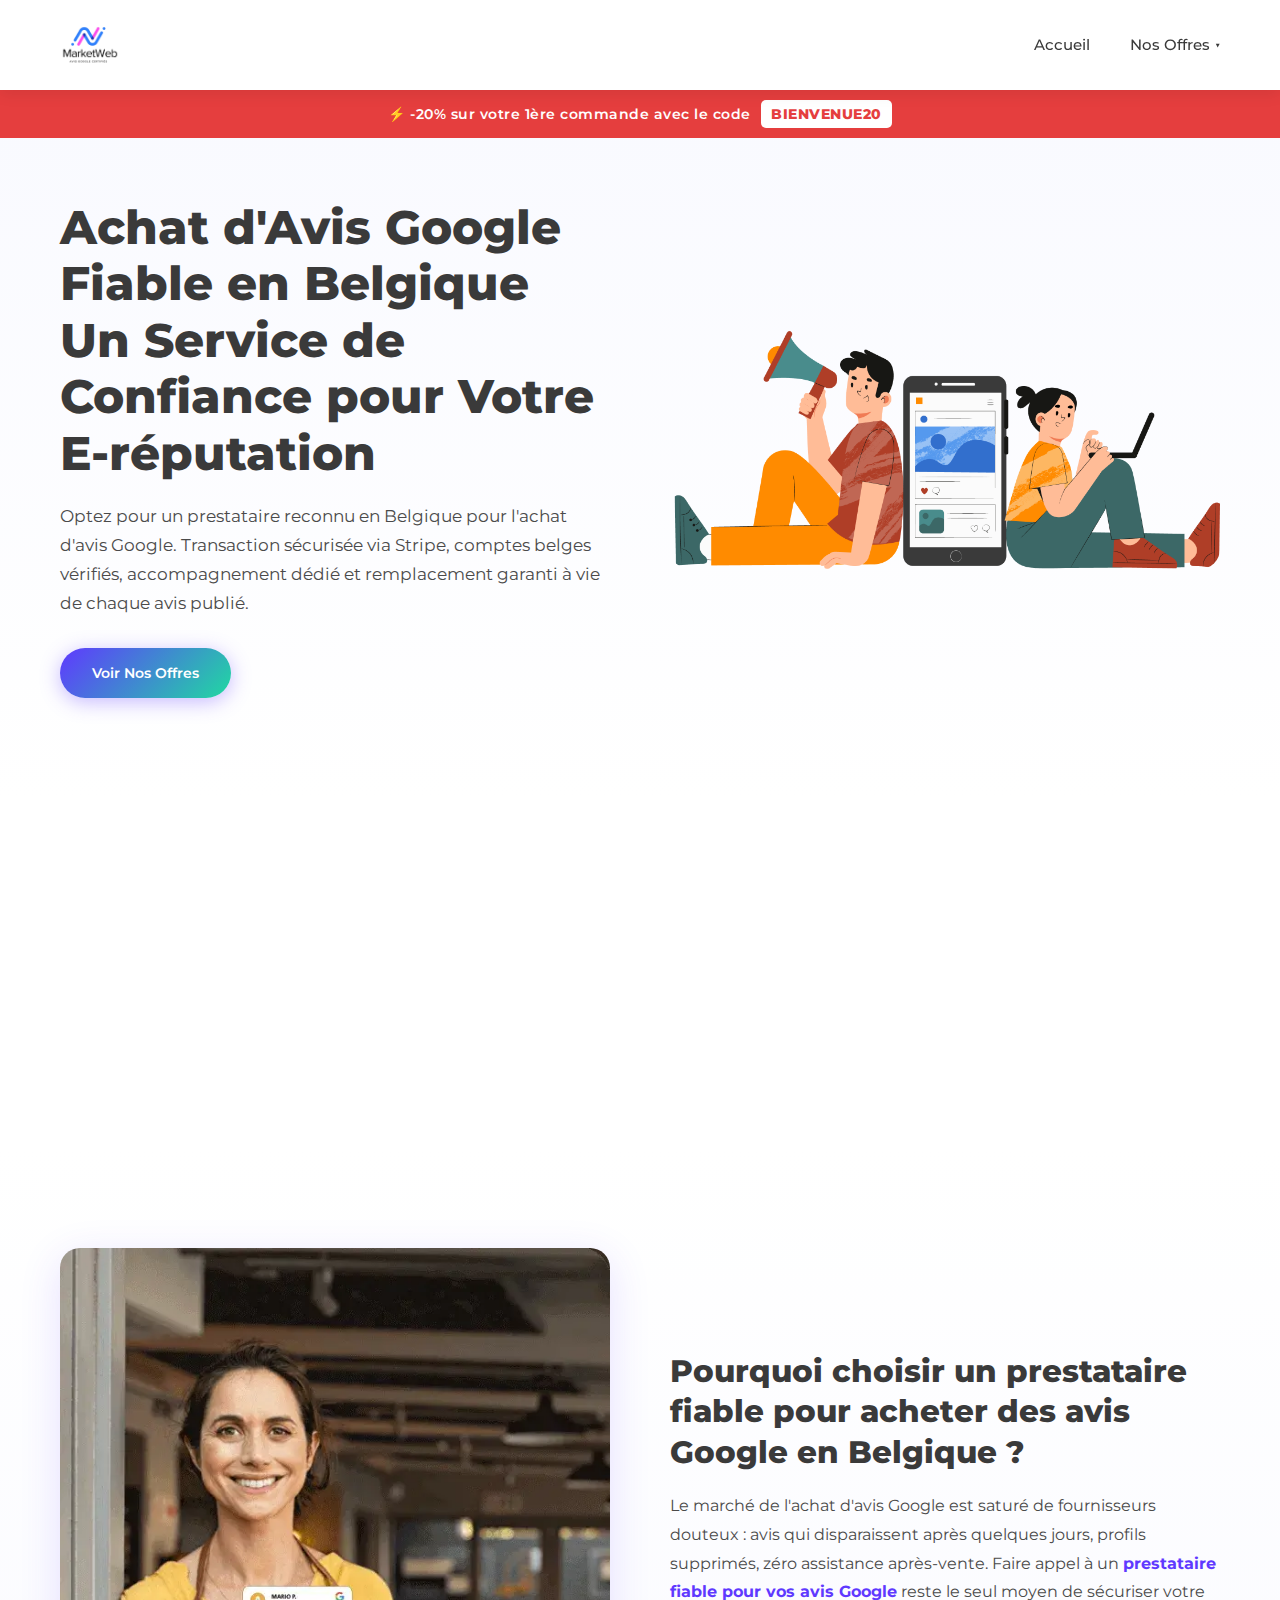
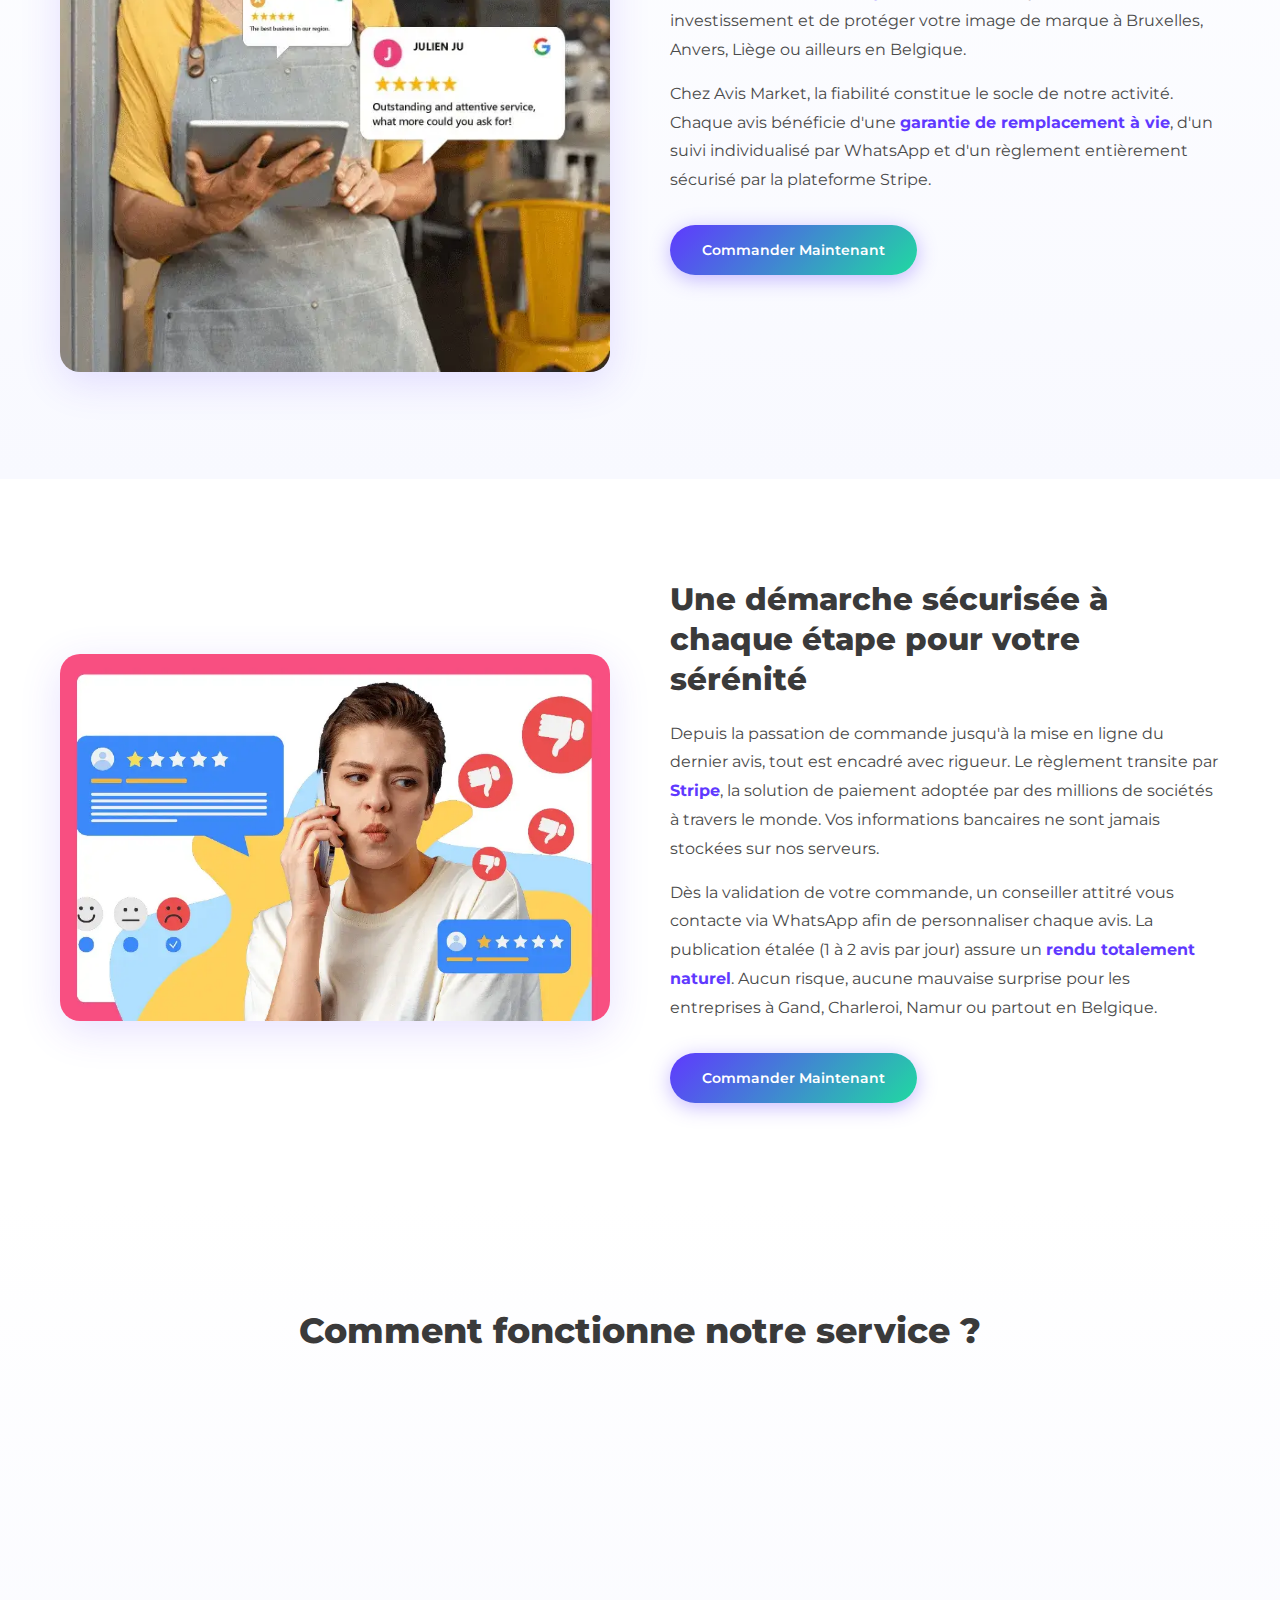
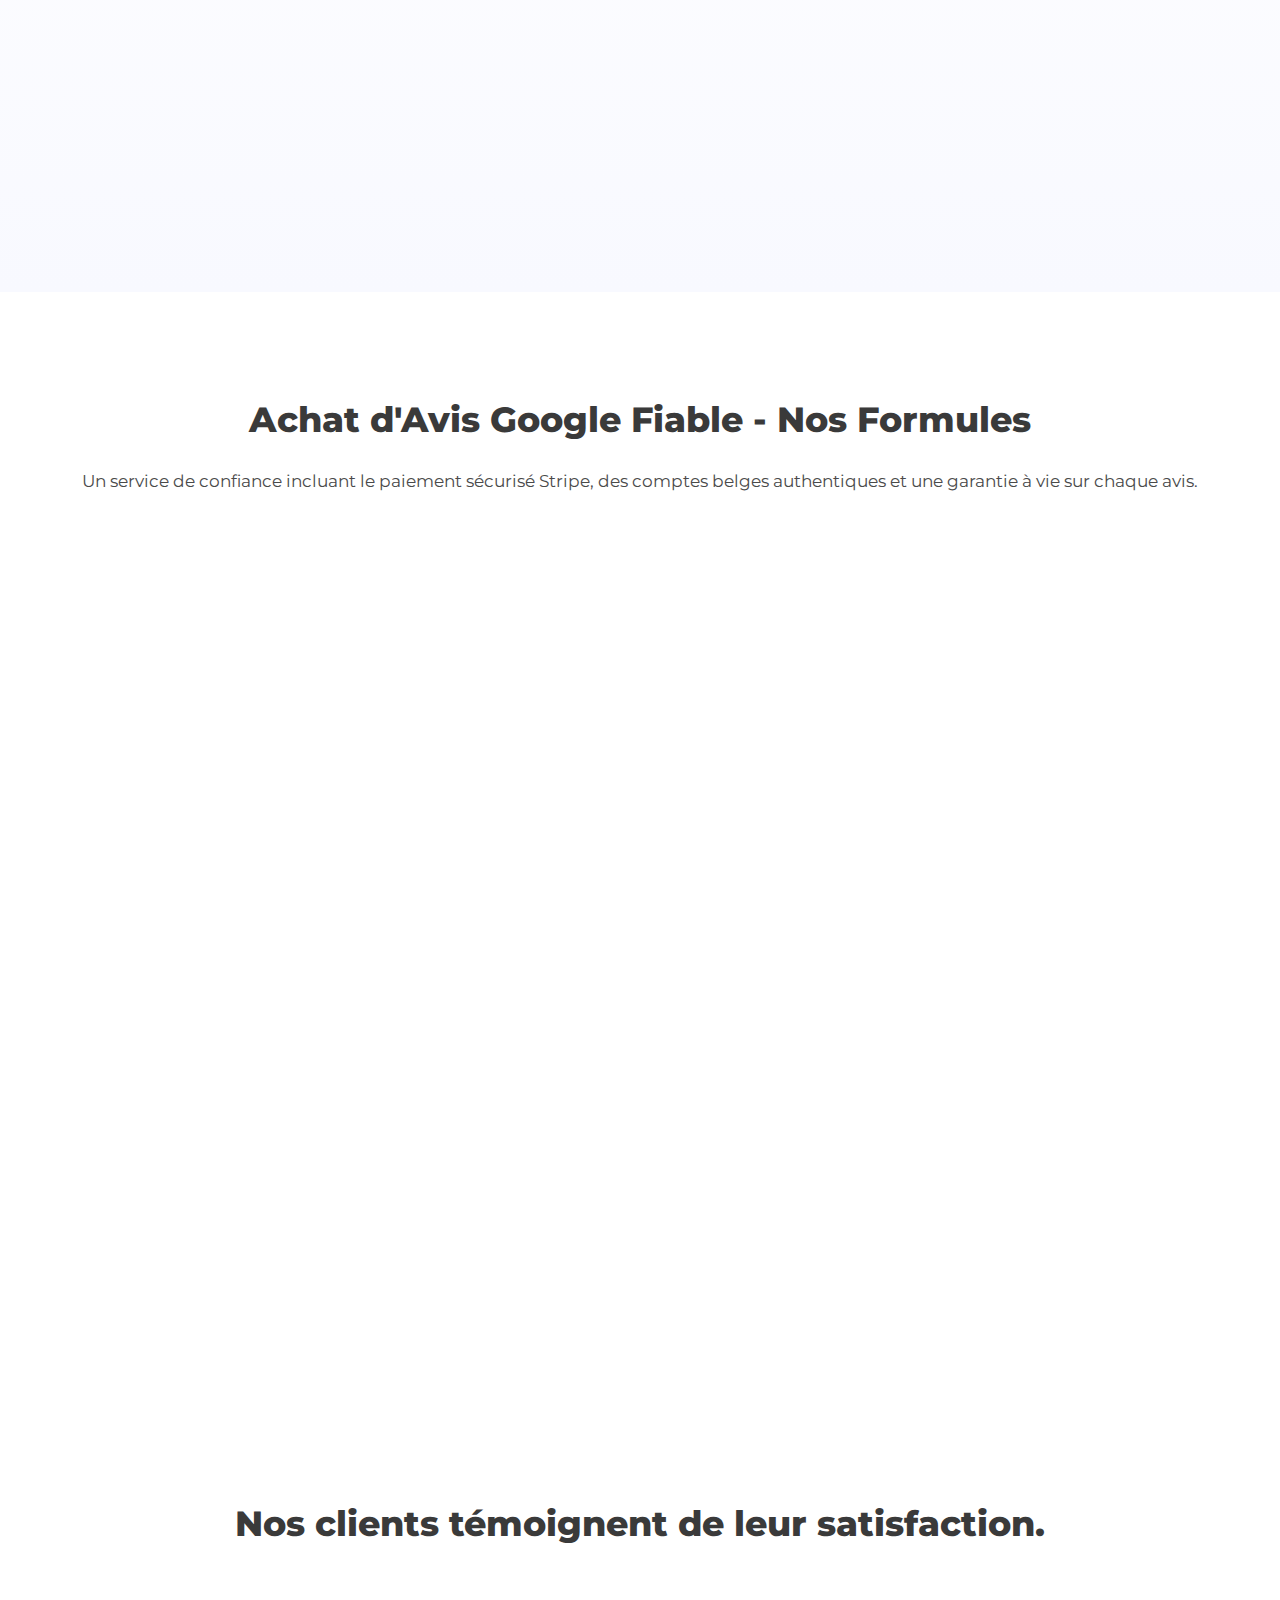
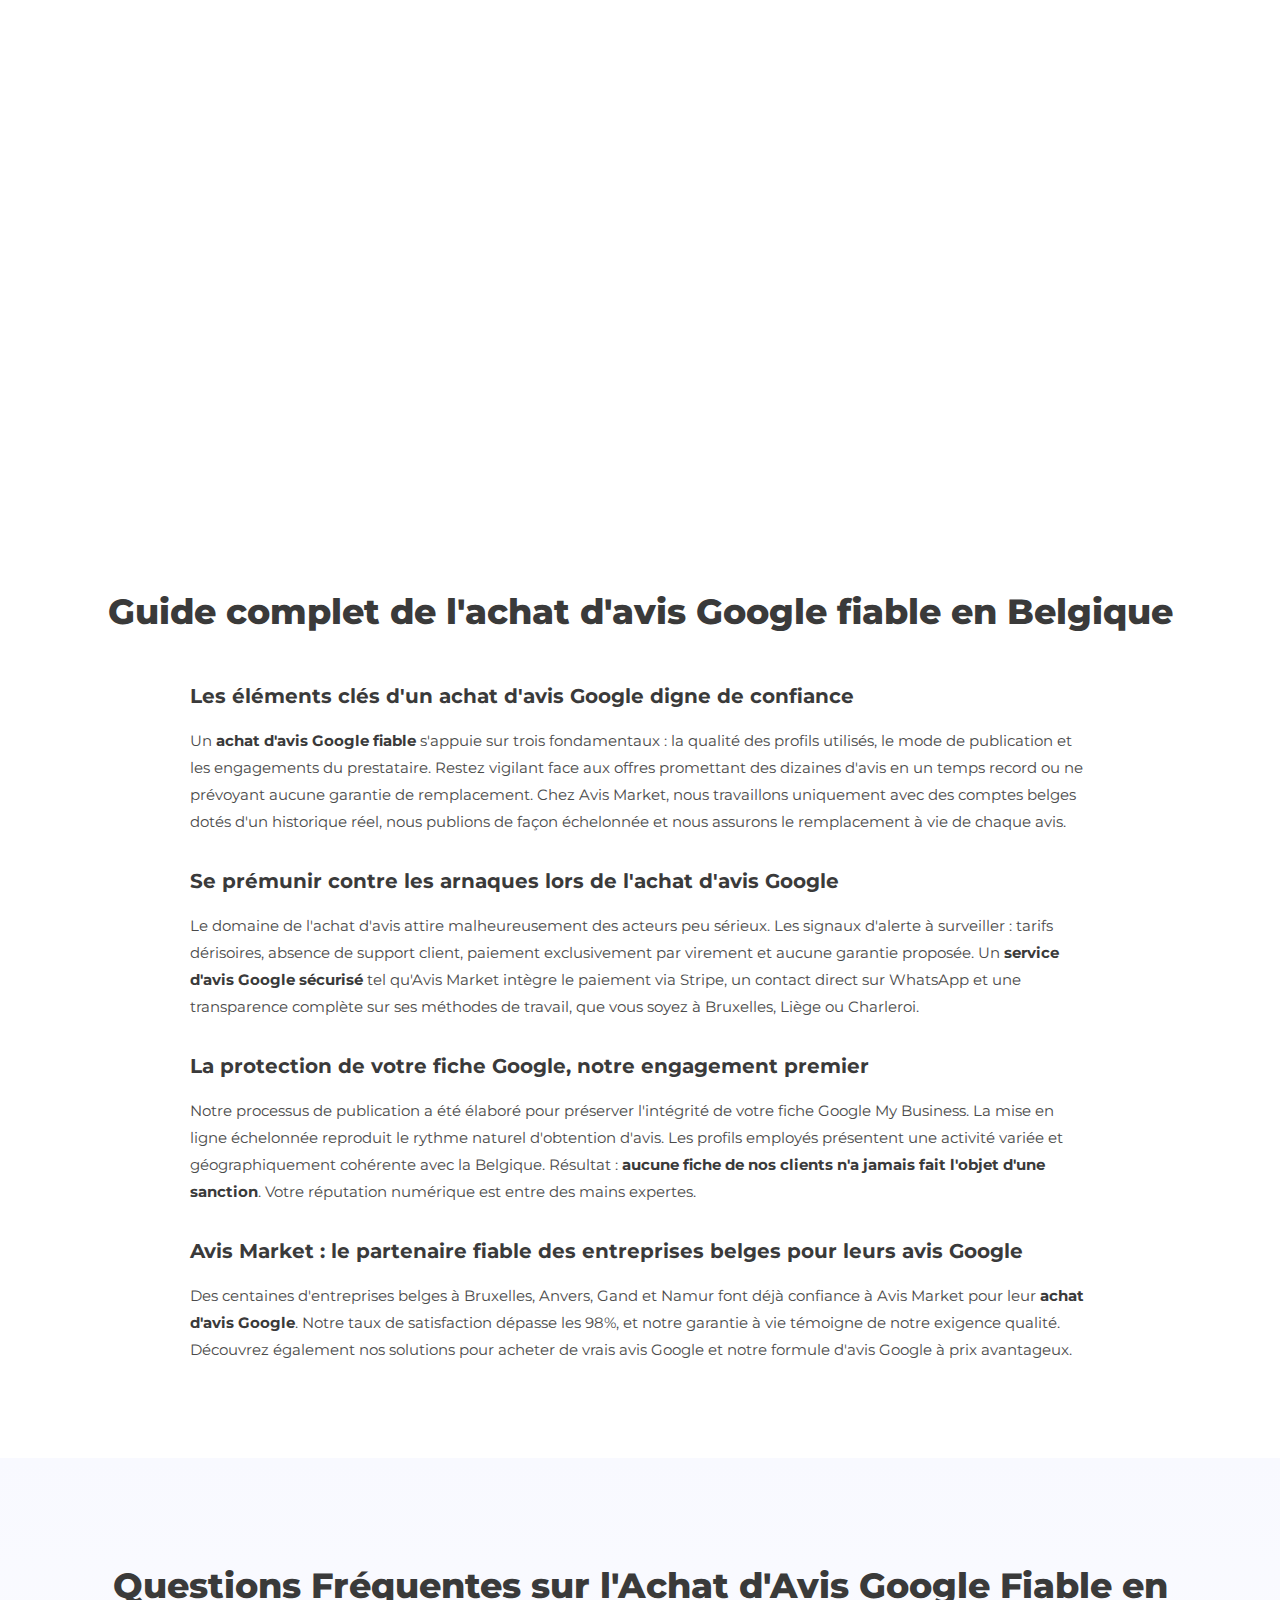
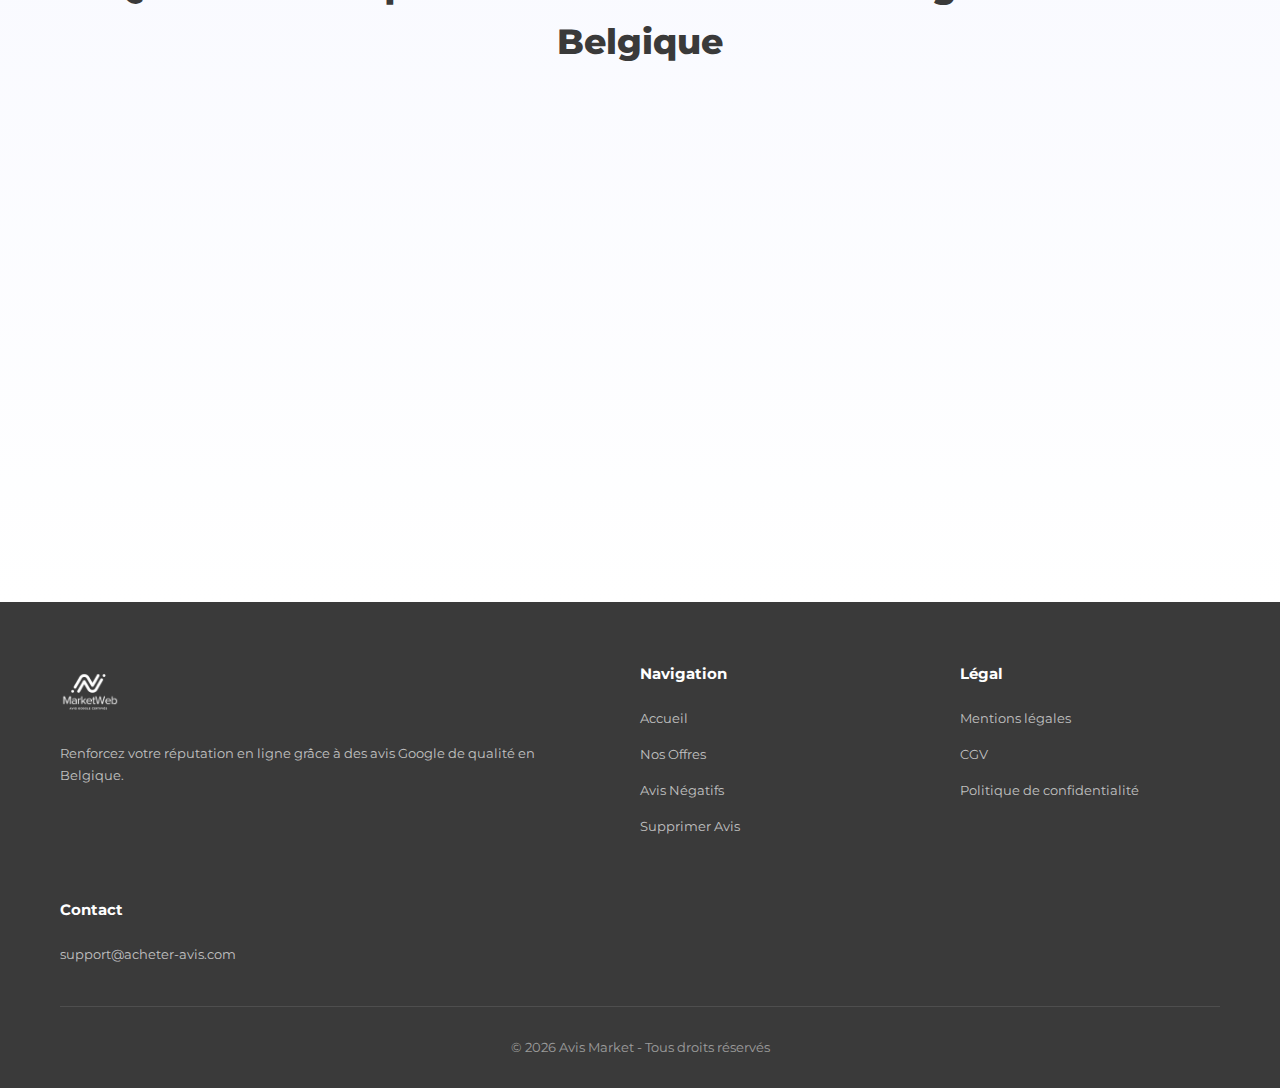
<file: achat-avis-google-fiable.html>
<!DOCTYPE html>
<html lang="fr">
<head>
    <meta charset="UTF-8">
    <meta name="viewport" content="width=device-width, initial-scale=1.0">
    <meta name="robots" content="index, follow">
    <title>Achat Avis Google Fiable en Belgique - Service Avis Google de Confiance</title>
    <meta name="description" content="Achat d'avis Google fiable en Belgique. Service de confiance avec comptes belges authentiques, paiement sécurisé via Stripe et garantie à vie. Dès 99€.">
    <meta name="keywords" content="achat avis google fiable, acheter avis google belgique, avis google fiable belgique, achat avis google confiance, service avis google belge, acheter avis google sûr, avis google sécurisé belgique">
    <link rel="canonical" href="https://acheter-avis.com/achat-avis-google-fiable.html"/>
    <link rel="alternate" hreflang="fr-BE" href="https://acheter-avis.com/achat-avis-google-fiable.html"/>
    <link rel="alternate" hreflang="x-default" href="https://acheter-avis.com/achat-avis-google-fiable.html"/>
    <meta name="geo.region" content="BE">
    <meta name="geo.placename" content="Bruxelles, Belgique">
    <meta name="geo.position" content="50.8503;4.3517">
    <meta name="ICBM" content="50.8503, 4.3517">
    <link rel="preconnect" href="https://fonts.googleapis.com">
    <link rel="preconnect" href="https://fonts.gstatic.com" crossorigin>
    <link href="https://fonts.googleapis.com/css2?family=Montserrat:wght@400;500;600;700;800&display=swap" rel="stylesheet">
    <link rel="stylesheet" href="styles.css">
    <link rel="icon" type="image/x-icon" href="/favicon.ico">
    <link rel="shortcut icon" href="/favicon.ico">
    <link rel="apple-touch-icon" type="image/png" sizes="96x96" href="./logo/apple-icon-96x96.png">
    <link rel="icon" type="image/png" sizes="32x32" href="./logo/android-icon-32x32.png">
    <link rel="icon" type="image/png" sizes="96x96" href="./logo/android-icon-96x96.png">
    <meta name="msapplication-TileColor" content="#ffffff">
    <meta name="msapplication-TileImage" content="./logo/ms-icon-96x96.png">

    <!-- Open Graph -->
    <meta property="og:type" content="website">
    <meta property="og:url" content="https://acheter-avis.com/achat-avis-google-fiable.html">
    <meta property="og:title" content="Achat Avis Google Fiable en Belgique - Service Avis Google de Confiance">
    <meta property="og:description" content="Achat d'avis Google fiable en Belgique. Comptes belges authentiques, garantie à vie dès 99€.">
    <meta property="og:image" content="https://acheter-avis.com/acheter-avis-google.png">
    <meta property="og:locale" content="fr_BE">
    <meta property="og:site_name" content="Avis Market">

    <!-- Twitter Card -->
    <meta name="twitter:card" content="summary_large_image">
    <meta name="twitter:title" content="Achat Avis Google Fiable en Belgique - Service Avis Google de Confiance">
    <meta name="twitter:description" content="Achat d'avis Google fiable en Belgique. Comptes belges authentiques, garantie à vie dès 99€.">
    <meta name="twitter:image" content="https://acheter-avis.com/acheter-avis-google.png">

    <!-- Schema.org JSON-LD -->
    <script type="application/ld+json">
    {
        "@context": "https://schema.org",
        "@type": "BreadcrumbList",
        "itemListElement": [
            {
                "@type": "ListItem",
                "position": 1,
                "name": "Accueil",
                "item": "https://acheter-avis.com/"
            },
            {
                "@type": "ListItem",
                "position": 2,
                "name": "Achat Avis Google Fiable",
                "item": "https://acheter-avis.com/achat-avis-google-fiable.html"
            }
        ]
    }
    </script>
    <script type="application/ld+json">
    {
        "@context": "https://schema.org",
        "@type": "Service",
        "serviceType": "Achat Avis Google Fiable",
        "provider": {
            "@type": "Organization",
            "name": "Avis Market"
        },
        "areaServed": {
            "@type": "Country",
            "name": "Belgique"
        },
        "description": "Service fiable d'achat d'avis Google en Belgique avec comptes belges authentiques, paiement Stripe sécurisé et garantie à vie."
    }
    </script>
    <script type="application/ld+json">
    {
        "@context": "https://schema.org",
        "@type": "FAQPage",
        "mainEntity": [
            {
                "@type": "Question",
                "name": "Comment reconnaître un prestataire fiable pour l'achat d'avis Google en Belgique ?",
                "acceptedAnswer": {
                    "@type": "Answer",
                    "text": "Un prestataire digne de confiance utilise un système de paiement reconnu comme Stripe, travaille avec des comptes belges authentiques, propose une garantie à vie et publie les avis de manière progressive. Avis Market répond à l'ensemble de ces exigences."
                }
            },
            {
                "@type": "Question",
                "name": "Mes données bancaires sont-elles protégées chez Avis Market ?",
                "acceptedAnswer": {
                    "@type": "Answer",
                    "text": "Absolument. L'intégralité des transactions est gérée par Stripe, référence mondiale en matière de paiement en ligne. Vos coordonnées bancaires sont chiffrées et ne passent jamais par nos propres serveurs."
                }
            },
            {
                "@type": "Question",
                "name": "Quelles protections accompagnent l'achat d'avis Google ?",
                "acceptedAnswer": {
                    "@type": "Answer",
                    "text": "Chaque avis publié bénéficie d'une garantie à vie. En cas de suppression par Google, nous procédons au remplacement sans frais supplémentaires. Un accompagnement personnalisé via WhatsApp est également inclus."
                }
            },
            {
                "@type": "Question",
                "name": "Ma fiche Google risque-t-elle d'être sanctionnée ?",
                "acceptedAnswer": {
                    "@type": "Answer",
                    "text": "Aucunement. Notre approche de publication progressive avec des comptes diversifiés et authentiques écarte tout risque de détection. Aucun de nos clients n'a jamais subi de pénalité sur sa fiche Google."
                }
            }
        ]
    }
    </script>
    <script type="application/ld+json">
    {
        "@context": "https://schema.org",
        "@type": "ItemList",
        "name": "Nos Offres Avis Positifs",
        "itemListElement": [
            {
                "@type": "Product",
                "position": 1,
                "name": "25 Avis Positifs + 5 offerts",
                "description": "Pack de 25 avis Google positifs avec comptes belges, textes personnalises, garantie a vie et service client 24/7.",
                "image": "https://acheter-avis.com/logo.png",
                "offers": {
                    "@type": "Offer",
                    "price": "99",
                    "priceCurrency": "EUR",
                    "availability": "https://schema.org/InStock",
                    "shippingDetails": {
                        "@type": "OfferShippingDetails",
                        "shippingRate": {
                            "@type": "MonetaryAmount",
                            "value": "0",
                            "currency": "EUR"
                        },
                        "deliveryTime": {
                            "@type": "ShippingDeliveryTime",
                            "handlingTime": {
                                "@type": "QuantitativeValue",
                                "minValue": 1,
                                "maxValue": 2,
                                "unitCode": "DAY"
                            },
                            "transitTime": {
                                "@type": "QuantitativeValue",
                                "minValue": 12,
                                "maxValue": 30,
                                "unitCode": "DAY"
                            }
                        },
                        "shippingDestination": {
                            "@type": "DefinedRegion",
                            "addressCountry": "BE"
                        }
                    },
                    "hasMerchantReturnPolicy": {
                        "@type": "MerchantReturnPolicy",
                        "applicableCountry": "BE",
                        "returnPolicyCategory": "https://schema.org/MerchantReturnNotPermitted"
                    }
                }
            },
            {
                "@type": "Product",
                "position": 2,
                "name": "50 Avis Positifs + 10 offerts",
                "description": "Pack de 50 avis Google positifs avec comptes belges, textes personnalises, garantie a vie et service client 24/7.",
                "image": "https://acheter-avis.com/logo.png",
                "offers": {
                    "@type": "Offer",
                    "price": "169",
                    "priceCurrency": "EUR",
                    "availability": "https://schema.org/InStock",
                    "shippingDetails": {
                        "@type": "OfferShippingDetails",
                        "shippingRate": {
                            "@type": "MonetaryAmount",
                            "value": "0",
                            "currency": "EUR"
                        },
                        "deliveryTime": {
                            "@type": "ShippingDeliveryTime",
                            "handlingTime": {
                                "@type": "QuantitativeValue",
                                "minValue": 1,
                                "maxValue": 2,
                                "unitCode": "DAY"
                            },
                            "transitTime": {
                                "@type": "QuantitativeValue",
                                "minValue": 25,
                                "maxValue": 60,
                                "unitCode": "DAY"
                            }
                        },
                        "shippingDestination": {
                            "@type": "DefinedRegion",
                            "addressCountry": "BE"
                        }
                    },
                    "hasMerchantReturnPolicy": {
                        "@type": "MerchantReturnPolicy",
                        "applicableCountry": "BE",
                        "returnPolicyCategory": "https://schema.org/MerchantReturnNotPermitted"
                    }
                }
            },
            {
                "@type": "Product",
                "position": 3,
                "name": "100 Avis Positifs + 20 offerts",
                "description": "Pack de 100 avis Google positifs avec comptes belges, textes personnalises, garantie a vie et service client 24/7.",
                "image": "https://acheter-avis.com/logo.png",
                "offers": {
                    "@type": "Offer",
                    "price": "279",
                    "priceCurrency": "EUR",
                    "availability": "https://schema.org/InStock",
                    "shippingDetails": {
                        "@type": "OfferShippingDetails",
                        "shippingRate": {
                            "@type": "MonetaryAmount",
                            "value": "0",
                            "currency": "EUR"
                        },
                        "deliveryTime": {
                            "@type": "ShippingDeliveryTime",
                            "handlingTime": {
                                "@type": "QuantitativeValue",
                                "minValue": 1,
                                "maxValue": 2,
                                "unitCode": "DAY"
                            },
                            "transitTime": {
                                "@type": "QuantitativeValue",
                                "minValue": 50,
                                "maxValue": 120,
                                "unitCode": "DAY"
                            }
                        },
                        "shippingDestination": {
                            "@type": "DefinedRegion",
                            "addressCountry": "BE"
                        }
                    },
                    "hasMerchantReturnPolicy": {
                        "@type": "MerchantReturnPolicy",
                        "applicableCountry": "BE",
                        "returnPolicyCategory": "https://schema.org/MerchantReturnNotPermitted"
                    }
                }
            }
        ]
    }
    </script>
</head>
<body>
    <header class="header">
        <div class="container">
            <a href="https://acheter-avis.com" class="logo">
                <img src="logo.png" alt="Avis Market - Service d'avis Google en Belgique" title="Avis Market" width="512" height="512" class="logo-img">
            </a>
            <nav class="nav">
                <ul class="nav-list">
                    <li><a href="https://acheter-avis.com" class="nav-link">Accueil</a></li>
                    <li class="nav-item dropdown">
                        <a href="#" class="nav-link">Nos Offres <span class="dropdown-arrow">&#9660;</span></a>
                        <div class="dropdown-menu">
                            <a href="https://acheter-avis.com#offres-positifs">Avis Positifs</a>
                            <a href="acheter-avis-negatif-google.html#offres">Avis N&eacute;gatifs</a>
                            <a href="supprimer-avis-google.html#offres">Supprimer Avis</a>
                        </div>
                    </li>
                </ul>
            </nav>
            <button class="menu-toggle" aria-label="Menu">
                <span></span>
                <span></span>
                <span></span>
            </button>
        </div>
    </header>
    <div class="promo-bar">&#x26A1; -20% sur votre 1&egrave;re commande avec le code <span class="promo-code">BIENVENUE20</span></div>

    <section id="accueil" class="hero">
        <div class="container">
            <div class="hero-content">
                <h1>Achat d'Avis Google Fiable en Belgique <br> Un Service de Confiance pour Votre E-r&eacute;putation</h1>
                <p class="hero-subtitle">Optez pour un prestataire reconnu en Belgique pour l'achat d'avis Google. Transaction s&eacute;curis&eacute;e via Stripe, comptes belges v&eacute;rifi&eacute;s, accompagnement d&eacute;di&eacute; et remplacement garanti &agrave; vie de chaque avis publi&eacute;.</p>
                <a href="#offres-positifs" class="btn btn-primary" title="achat avis google fiable belgique">Voir Nos Offres</a>
            </div>
            <div class="hero-image">
                <img src="acheter-avis-google.png" alt="Achat d'avis Google fiable en Belgique" title="Achat avis Google fiable Belgique" width="964" height="421" class="hero-img" loading="eager">
            </div>
        </div>
    </section>

    <section class="stats">
        <div class="container">
            <div class="stat-card">
                <div class="stat-number" data-target="89" data-suffix="%">89%</div>
                <p>des consommateurs consultent les avis</p>
            </div>
            <div class="stat-card">
                <div class="stat-number" data-target="75" data-suffix="%">75%</div>
                <p>s&eacute;lectionnent une entreprise selon ses avis positifs</p>
            </div>
            <div class="stat-card">
                <div class="stat-number" data-target="75" data-suffix="%">75%</div>
                <p>veulent minimum 4 &eacute;toiles</p>
            </div>
            <div class="stat-card">
                <div class="stat-number" data-target="0" data-static="+9%">+9%</div>
                <p>de revenus suppl&eacute;mentaires</p>
            </div>
        </div>
    </section>

    <section class="credibility">
        <div class="container">
            <div class="credibility-image">
                <img src="acheter-avis-google-entreprise.webp" alt="Service d'achat d'avis Google fiable en Belgique" title="Achat avis Google fiable entreprise belge" width="601" height="791" class="credibility-img" loading="lazy">
            </div>
            <div class="credibility-content">
                <h2>Pourquoi choisir un prestataire fiable pour acheter des avis Google en Belgique ?</h2>
                <p>Le march&eacute; de l'achat d'avis Google est satur&eacute; de fournisseurs douteux : avis qui disparaissent apr&egrave;s quelques jours, profils supprim&eacute;s, z&eacute;ro assistance apr&egrave;s-vente. Faire appel &agrave; un <strong>prestataire fiable pour vos avis Google</strong> reste le seul moyen de s&eacute;curiser votre investissement et de prot&eacute;ger votre image de marque &agrave; Bruxelles, Anvers, Li&egrave;ge ou ailleurs en Belgique.</p>
                <p>Chez Avis Market, la fiabilit&eacute; constitue le socle de notre activit&eacute;. Chaque avis b&eacute;n&eacute;ficie d'une <strong>garantie de remplacement &agrave; vie</strong>, d'un suivi individualis&eacute; par WhatsApp et d'un r&egrave;glement enti&egrave;rement s&eacute;curis&eacute; par la plateforme Stripe.</p>
                <a href="#offres-positifs" class="btn btn-primary">Commander Maintenant</a>
            </div>
        </div>
    </section>

    <section class="credibility credibility-reverse">
        <div class="container">
            <div class="credibility-content">
                <h2>Une d&eacute;marche s&eacute;curis&eacute;e &agrave; chaque &eacute;tape pour votre s&eacute;r&eacute;nit&eacute;</h2>
                <p>Depuis la passation de commande jusqu'&agrave; la mise en ligne du dernier avis, tout est encadr&eacute; avec rigueur. Le r&egrave;glement transite par <strong>Stripe</strong>, la solution de paiement adopt&eacute;e par des millions de soci&eacute;t&eacute;s &agrave; travers le monde. Vos informations bancaires ne sont jamais stock&eacute;es sur nos serveurs.</p>
                <p>D&egrave;s la validation de votre commande, un conseiller attitr&eacute; vous contacte via WhatsApp afin de personnaliser chaque avis. La publication &eacute;tal&eacute;e (1 &agrave; 2 avis par jour) assure un <strong>rendu totalement naturel</strong>. Aucun risque, aucune mauvaise surprise pour les entreprises &agrave; Gand, Charleroi, Namur ou partout en Belgique.</p>
                <a href="#offres-positifs" class="btn btn-primary" title="acheter avis google sécurisé belgique">Commander Maintenant</a>
            </div>
            <div class="credibility-image">
                <img src="acheter-faux-avis-google.webp" alt="Processus sécurisé d'achat d'avis Google en Belgique" title="Achat avis Google sécurisé Belgique" width="900" height="600" class="credibility-img" loading="lazy">
            </div>
        </div>
    </section>

    <section class="how-it-works">
        <div class="container">
            <h2 class="section-title">Comment fonctionne notre service ?</h2>
            <div class="steps">
                <div class="step">
                    <div class="step-icon"><span>1</span></div>
                    <h3>Choisissez votre formule</h3>
                    <p>S&eacute;lectionnez le volume d'avis n&eacute;cessaire pour consolider votre r&eacute;putation en ligne. Votre commande est trait&eacute;e imm&eacute;diatement apr&egrave;s validation du paiement.</p>
                </div>
                <div class="step">
                    <div class="step-icon"><span>2</span></div>
                    <h3>Nous &eacute;changeons avec vous sur WhatsApp</h3>
                    <p>Un membre de notre &eacute;quipe prend contact avec vous pour v&eacute;rifier les d&eacute;tails de votre &eacute;tablissement. Cela permet de r&eacute;diger des avis pertinents, cr&eacute;dibles et adapt&eacute;s &agrave; votre secteur d'activit&eacute;.</p>
                </div>
                <div class="step">
                    <div class="step-icon"><span>3</span></div>
                    <h3>Publication progressive des avis</h3>
                    <p>Les avis sont mis en ligne de mani&egrave;re &eacute;chelonn&eacute;e pour un aspect parfaitement naturel. Votre visibilit&eacute;, votre cr&eacute;dibilit&eacute; et votre taux de conversion progressent au fil des jours.</p>
                </div>
            </div>
        </div>
    </section>

    <section id="offres-positifs" class="pricing">
        <div class="container">
            <h2 class="section-title">Achat d'Avis Google Fiable - Nos Formules</h2>
            <p class="section-subtitle">Un service de confiance incluant le paiement s&eacute;curis&eacute; Stripe, des comptes belges authentiques et une garantie &agrave; vie sur chaque avis.</p>
            <div class="pricing-cards">
                <div class="pricing-card">
                    <div class="pricing-header">
                        <h3>25 Avis Positifs</h3>
                        <div class="pricing-bonus">+ 5 offerts</div>
                    </div>
                    <div class="pricing-price">
                        <span class="price">99&euro;</span>
                    </div>
                    <ul class="pricing-features">
                        <li><span class="check">&#10003;</span> Comptes &#127463;&#127466;</li>
                        <li><span class="check">&#10003;</span> Nom pr&eacute;nom &#127463;&#127466;</li>
                        <li><span class="check">&#10003;</span> Textes Personnalis&eacute;s</li>
                        <li><span class="check">&#10003;</span> Fournissez vos Textes</li>
                        <li><span class="check">&#10003;</span> Fournissez vos Images</li>
                        <li><span class="check">&#10003;</span> Garantie &agrave; vie</li>
                        <li><span class="check">&#10003;</span> Rythme 1 &agrave; 2 avis/jrs</li>
                        <li><span class="check">&#10003;</span> Service Client 24/7</li>
                    </ul>
                    <a href="https://buy.stripe.com/cNi00i45B4re0GS8bRabK0z" class="btn btn-outline" target="_blank" rel="noopener noreferrer">Commander</a>
                </div>

                <div class="pricing-card featured">
                    <div class="pricing-badge">Fiable</div>
                    <div class="pricing-header">
                        <h3>50 Avis Positifs</h3>
                        <div class="pricing-bonus">+ 10 offerts</div>
                    </div>
                    <div class="pricing-price">
                        <span class="price">169&euro;</span>
                    </div>
                    <ul class="pricing-features">
                        <li><span class="check">&#10003;</span> Comptes &#127463;&#127466;</li>
                        <li><span class="check">&#10003;</span> Nom pr&eacute;nom &#127463;&#127466;</li>
                        <li><span class="check">&#10003;</span> Textes Personnalis&eacute;s</li>
                        <li><span class="check">&#10003;</span> Fournissez vos Textes</li>
                        <li><span class="check">&#10003;</span> Fournissez vos Images</li>
                        <li><span class="check">&#10003;</span> Garantie &agrave; vie</li>
                        <li><span class="check">&#10003;</span> Rythme 1 &agrave; 2 avis/jrs</li>
                        <li><span class="check">&#10003;</span> Service Client 24/7</li>
                    </ul>
                    <a href="https://buy.stripe.com/28E28qfOj3na1KW3VBabK0A" class="btn btn-primary" title="achat avis google fiable belgique" target="_blank" rel="noopener noreferrer">Commander</a>
                </div>

                <div class="pricing-card">
                    <div class="pricing-header">
                        <h3>100 Avis Positifs</h3>
                        <div class="pricing-bonus">+ 20 offerts</div>
                    </div>
                    <div class="pricing-price">
                        <span class="price">279&euro;</span>
                    </div>
                    <ul class="pricing-features">
                        <li><span class="check">&#10003;</span> Comptes &#127463;&#127466;</li>
                        <li><span class="check">&#10003;</span> Nom pr&eacute;nom &#127463;&#127466;</li>
                        <li><span class="check">&#10003;</span> Textes Personnalis&eacute;s</li>
                        <li><span class="check">&#10003;</span> Fournissez vos Textes</li>
                        <li><span class="check">&#10003;</span> Fournissez vos Images</li>
                        <li><span class="check">&#10003;</span> Garantie &agrave; vie</li>
                        <li><span class="check">&#10003;</span> Rythme 1 &agrave; 2 avis/jrs</li>
                        <li><span class="check">&#10003;</span> Service Client 24/7</li>
                    </ul>
                    <a href="https://buy.stripe.com/00wfZg59F1f2exI77NabK0B" title="acheter avis google sécurisé belgique" class="btn btn-outline" target="_blank" rel="noopener noreferrer">Commander</a>
                </div>
            </div>
        </div>
    </section>

    <section class="testimonials">
        <div class="container">
            <h2 class="section-title">Nos clients t&eacute;moignent de leur satisfaction.</h2>
            <div class="testimonials-grid">
                <div class="testimonial-card">
                    <img src="acheter-avis-google-my-business.webp" alt="Témoignage client achat avis Google fiable Belgique" title="Témoignage service fiable Belgique" width="768" height="1496" class="testimonial-img" loading="lazy">
                </div>
                <div class="testimonial-card">
                    <img src="acheter-commentaire-google.webp" alt="Retour client service sécurisé avis Google Belgique" title="Résultat achat fiable Belgique" width="768" height="1496" class="testimonial-img" loading="lazy">
                </div>
                <div class="testimonial-card">
                    <img src="achat-avis-positif-google.webp" alt="Client satisfait du service fiable Avis Market Belgique" title="Service fiable avis Google Belgique" width="768" height="1496" class="testimonial-img" loading="lazy">
                </div>
                <div class="testimonial-card">
                    <img src="achat-avis-positifs.webp" alt="Résultat après achat fiable avis Google en Belgique" title="Résultat avis Google fiable Belgique" width="768" height="1496" class="testimonial-img" loading="lazy">
                </div>
            </div>
        </div>
    </section>

    <section class="seo-content">
        <div class="container">
            <h2 class="section-title">Guide complet de l'achat d'avis Google fiable en Belgique</h2>
            <div class="seo-text">
                <h3>Les &eacute;l&eacute;ments cl&eacute;s d'un achat d'avis Google digne de confiance</h3>
                <p>Un <strong>achat d'avis Google fiable</strong> s'appuie sur trois fondamentaux : la qualit&eacute; des profils utilis&eacute;s, le mode de publication et les engagements du prestataire. Restez vigilant face aux offres promettant des dizaines d'avis en un temps record ou ne pr&eacute;voyant aucune garantie de remplacement. Chez Avis Market, nous travaillons uniquement avec des comptes belges dot&eacute;s d'un historique r&eacute;el, nous publions de fa&ccedil;on &eacute;chelonn&eacute;e et nous assurons le remplacement &agrave; vie de chaque avis.</p>

                <h3>Se pr&eacute;munir contre les arnaques lors de l'achat d'avis Google</h3>
                <p>Le domaine de l'achat d'avis attire malheureusement des acteurs peu s&eacute;rieux. Les signaux d'alerte &agrave; surveiller : tarifs d&eacute;risoires, absence de support client, paiement exclusivement par virement et aucune garantie propos&eacute;e. Un <strong>service d'avis Google s&eacute;curis&eacute;</strong> tel qu'Avis Market int&egrave;gre le paiement via Stripe, un contact direct sur WhatsApp et une transparence compl&egrave;te sur ses m&eacute;thodes de travail, que vous soyez &agrave; Bruxelles, Li&egrave;ge ou Charleroi.</p>

                <h3>La protection de votre fiche Google, notre engagement premier</h3>
                <p>Notre processus de publication a &eacute;t&eacute; &eacute;labor&eacute; pour pr&eacute;server l'int&eacute;grit&eacute; de votre fiche Google My Business. La mise en ligne &eacute;chelonn&eacute;e reproduit le rythme naturel d'obtention d'avis. Les profils employ&eacute;s pr&eacute;sentent une activit&eacute; vari&eacute;e et g&eacute;ographiquement coh&eacute;rente avec la Belgique. R&eacute;sultat : <strong>aucune fiche de nos clients n'a jamais fait l'objet d'une sanction</strong>. Votre r&eacute;putation num&eacute;rique est entre des mains expertes.</p>

                <h3>Avis Market : le partenaire fiable des entreprises belges pour leurs avis Google</h3>
                <p>Des centaines d'entreprises belges &agrave; Bruxelles, Anvers, Gand et Namur font d&eacute;j&agrave; confiance &agrave; Avis Market pour leur <strong>achat d'avis Google</strong>. Notre taux de satisfaction d&eacute;passe les 98%, et notre garantie &agrave; vie t&eacute;moigne de notre exigence qualit&eacute;. D&eacute;couvrez &eacute;galement nos solutions pour <a href="acheter-vrais-avis-google.html">acheter de vrais avis Google</a> et notre formule <a href="achat-avis-google-pas-cher.html">d'avis Google &agrave; prix avantageux</a>.</p>
            </div>
        </div>
    </section>

    <section class="faq">
        <div class="container">
            <h2 class="section-title">Questions Fr&eacute;quentes sur l'Achat d'Avis Google Fiable en Belgique</h2>
            <div class="faq-list">
                <div class="faq-item">
                    <button class="faq-question">
                        <span>Comment reconnaître un prestataire fiable pour l'achat d'avis Google en Belgique ?</span>
                        <span class="faq-icon">+</span>
                    </button>
                    <div class="faq-answer">
                        <p>Un prestataire digne de confiance utilise un syst&egrave;me de paiement reconnu comme Stripe, travaille avec des comptes belges authentiques, propose une garantie &agrave; vie et publie les avis de mani&egrave;re progressive. Avis Market r&eacute;pond &agrave; l'ensemble de ces exigences.</p>
                    </div>
                </div>
                <div class="faq-item">
                    <button class="faq-question">
                        <span>Mes donn&eacute;es bancaires sont-elles prot&eacute;g&eacute;es chez Avis Market ?</span>
                        <span class="faq-icon">+</span>
                    </button>
                    <div class="faq-answer">
                        <p>Absolument. L'int&eacute;gralit&eacute; des transactions est g&eacute;r&eacute;e par Stripe, r&eacute;f&eacute;rence mondiale en mati&egrave;re de paiement en ligne. Vos coordonn&eacute;es bancaires sont chiffr&eacute;es et ne passent jamais par nos propres serveurs.</p>
                    </div>
                </div>
                <div class="faq-item">
                    <button class="faq-question">
                        <span>Quelles protections accompagnent l'achat d'avis Google ?</span>
                        <span class="faq-icon">+</span>
                    </button>
                    <div class="faq-answer">
                        <p>Chaque avis publi&eacute; b&eacute;n&eacute;ficie d'une garantie &agrave; vie. En cas de suppression par Google, nous proc&eacute;dons au remplacement sans frais suppl&eacute;mentaires. Un accompagnement personnalis&eacute; via WhatsApp est &eacute;galement inclus.</p>
                    </div>
                </div>
                <div class="faq-item">
                    <button class="faq-question">
                        <span>Ma fiche Google risque-t-elle d'&ecirc;tre sanctionn&eacute;e ?</span>
                        <span class="faq-icon">+</span>
                    </button>
                    <div class="faq-answer">
                        <p>Aucunement. Notre approche de publication progressive avec des comptes diversifi&eacute;s et authentiques &eacute;carte tout risque de d&eacute;tection. Aucun de nos clients n'a jamais subi de p&eacute;nalit&eacute; sur sa fiche Google.</p>
                    </div>
                </div>
            </div>
        </div>
    </section>

    <footer class="footer">
        <div class="container">
            <div class="footer-content">
                <div class="footer-brand">
                    <a href="https://acheter-avis.com" class="logo">
                        <img src="logo.png" alt="Avis Market - Logo" title="Avis Market" width="512" height="512" class="logo-img">
                    </a>
                    <p>Renforcez votre r&eacute;putation en ligne gr&acirc;ce &agrave; des avis Google de qualit&eacute; en Belgique.</p>
                </div>
                <div class="footer-links">
                    <h4>Navigation</h4>
                    <ul>
                        <li><a href="https://acheter-avis.com">Accueil</a></li>
                        <li><a href="https://acheter-avis.com#offres-positifs">Nos Offres</a></li>
                        <li><a href="acheter-avis-negatif-google.html">Avis N&eacute;gatifs</a></li>
                        <li><a href="supprimer-avis-google.html">Supprimer Avis</a></li>
                    </ul>
                </div>
                <div class="footer-links">
                    <h4>L&eacute;gal</h4>
                    <ul>
                        <li><a href="#">Mentions l&eacute;gales</a></li>
                        <li><a href="#">CGV</a></li>
                        <li><a href="#">Politique de confidentialit&eacute;</a></li>
                    </ul>
                </div>
                <div class="footer-links">
                    <h4>Contact</h4>
                    <ul>
                        <li><a href="mailto:support@acheter-avis.com">support@acheter-avis.com</a></li>
                    </ul>
                </div>
            </div>
            <div class="footer-bottom">
                <p>&copy; 2026 Avis Market - Tous droits r&eacute;serv&eacute;s</p>
            </div>
        </div>
    </footer>


    <script>
        document.addEventListener('DOMContentLoaded', function() {
            const menuToggle = document.querySelector('.menu-toggle');
            const nav = document.querySelector('.nav');
            if (menuToggle && nav) {
                menuToggle.addEventListener('click', function() {
                    nav.classList.toggle('active');
                    menuToggle.classList.toggle('active');
                });
                const navLinks = document.querySelectorAll('.nav-link:not(.nav-item.dropdown > .nav-link)');
                navLinks.forEach(link => {
                    link.addEventListener('click', function() {
                        nav.classList.remove('active');
                        menuToggle.classList.remove('active');
                    });
                });
            }
            const dropdowns = document.querySelectorAll('.nav-item.dropdown');
            dropdowns.forEach(dropdown => {
                const dropdownLink = dropdown.querySelector('.nav-link');
                dropdownLink.addEventListener('click', function(e) {
                    if (window.innerWidth <= 768) {
                        e.preventDefault();
                        dropdown.classList.toggle('active');
                    }
                });
            });
            const dropdownMenuLinks = document.querySelectorAll('.dropdown-menu a');
            dropdownMenuLinks.forEach(link => {
                link.addEventListener('click', function() {
                    if (window.innerWidth <= 768) {
                        const nav = document.querySelector('.nav');
                        const menuToggle = document.querySelector('.menu-toggle');
                        nav.classList.remove('active');
                        menuToggle.classList.remove('active');
                        document.querySelectorAll('.nav-item.dropdown').forEach(d => d.classList.remove('active'));
                    }
                });
            });
            const anchorLinks = document.querySelectorAll('a[href^="#"]');
            anchorLinks.forEach(link => {
                link.addEventListener('click', function(e) {
                    e.preventDefault();
                    const targetId = this.getAttribute('href');
                    const targetElement = document.querySelector(targetId);
                    if (targetElement) {
                        const headerHeight = document.querySelector('.header').offsetHeight;
                        const targetPosition = targetElement.offsetTop - headerHeight;
                        window.scrollTo({ top: targetPosition, behavior: 'smooth' });
                    }
                });
            });
            const faqItems = document.querySelectorAll('.faq-item');
            faqItems.forEach(item => {
                const question = item.querySelector('.faq-question');
                question.addEventListener('click', function() {
                    faqItems.forEach(otherItem => {
                        if (otherItem !== item && otherItem.classList.contains('active')) {
                            otherItem.classList.remove('active');
                        }
                    });
                    item.classList.toggle('active');
                });
            });
            const sections = document.querySelectorAll('section[id]');
            const navLinksAll = document.querySelectorAll('.nav-link');
            function updateActiveNav() {
                const scrollPosition = window.scrollY + 100;
                sections.forEach(section => {
                    const sectionTop = section.offsetTop;
                    const sectionHeight = section.offsetHeight;
                    const sectionId = section.getAttribute('id');
                    if (scrollPosition >= sectionTop && scrollPosition < sectionTop + sectionHeight) {
                        navLinksAll.forEach(link => {
                            link.classList.remove('active');
                            if (link.getAttribute('href') === '#' + sectionId) {
                                link.classList.add('active');
                            }
                        });
                    }
                });
            }
            window.addEventListener('scroll', updateActiveNav);
            const header = document.querySelector('.header');
            function updateHeader() {
                if (window.scrollY > 50) {
                    header.style.boxShadow = '0 4px 20px rgba(0, 0, 0, 0.1)';
                } else {
                    header.style.boxShadow = '0 4px 15px rgba(0, 0, 0, 0.08)';
                }
            }
            window.addEventListener('scroll', updateHeader);
            const animateElements = document.querySelectorAll('.stat-card, .step, .pricing-card, .testimonial-card, .faq-item');
            const observerOptions = { threshold: 0.1, rootMargin: '0px 0px -50px 0px' };
            const observer = new IntersectionObserver(function(entries) {
                entries.forEach(entry => {
                    if (entry.isIntersecting) {
                        entry.target.style.opacity = '1';
                        entry.target.style.transform = 'translateY(0)';
                    }
                });
            }, observerOptions);
            animateElements.forEach(element => {
                element.style.opacity = '0';
                element.style.transform = 'translateY(30px)';
                element.style.transition = 'opacity 0.6s ease, transform 0.6s ease';
                observer.observe(element);
            });
            const statNumbers = document.querySelectorAll('.stat-number');
            let animated = false;
            function animateCounters() {
                if (animated) return;
                statNumbers.forEach(stat => {
                    const staticText = stat.getAttribute('data-static');
                    if (staticText) { stat.textContent = staticText; return; }
                    const target = parseInt(stat.getAttribute('data-target') || stat.textContent);
                    const suffix = stat.getAttribute('data-suffix') || '%';
                    if (isNaN(target) || target <= 0) return;
                    let current = 0;
                    const increment = target / 50;
                    const duration = 2000;
                    const stepTime = duration / 50;
                    const counter = setInterval(() => {
                        current += increment;
                        if (current >= target) { stat.textContent = target + suffix; clearInterval(counter); }
                        else { stat.textContent = Math.floor(current) + suffix; }
                    }, stepTime);
                });
                animated = true;
            }
            const statsSection = document.querySelector('.stats');
            if (statsSection) {
                const statsObserver = new IntersectionObserver((entries) => {
                    entries.forEach(entry => { if (entry.isIntersecting) { animateCounters(); } });
                }, { threshold: 0.5 });
                statsObserver.observe(statsSection);
            }
        });
    </script>
</body>
</html>
</file>
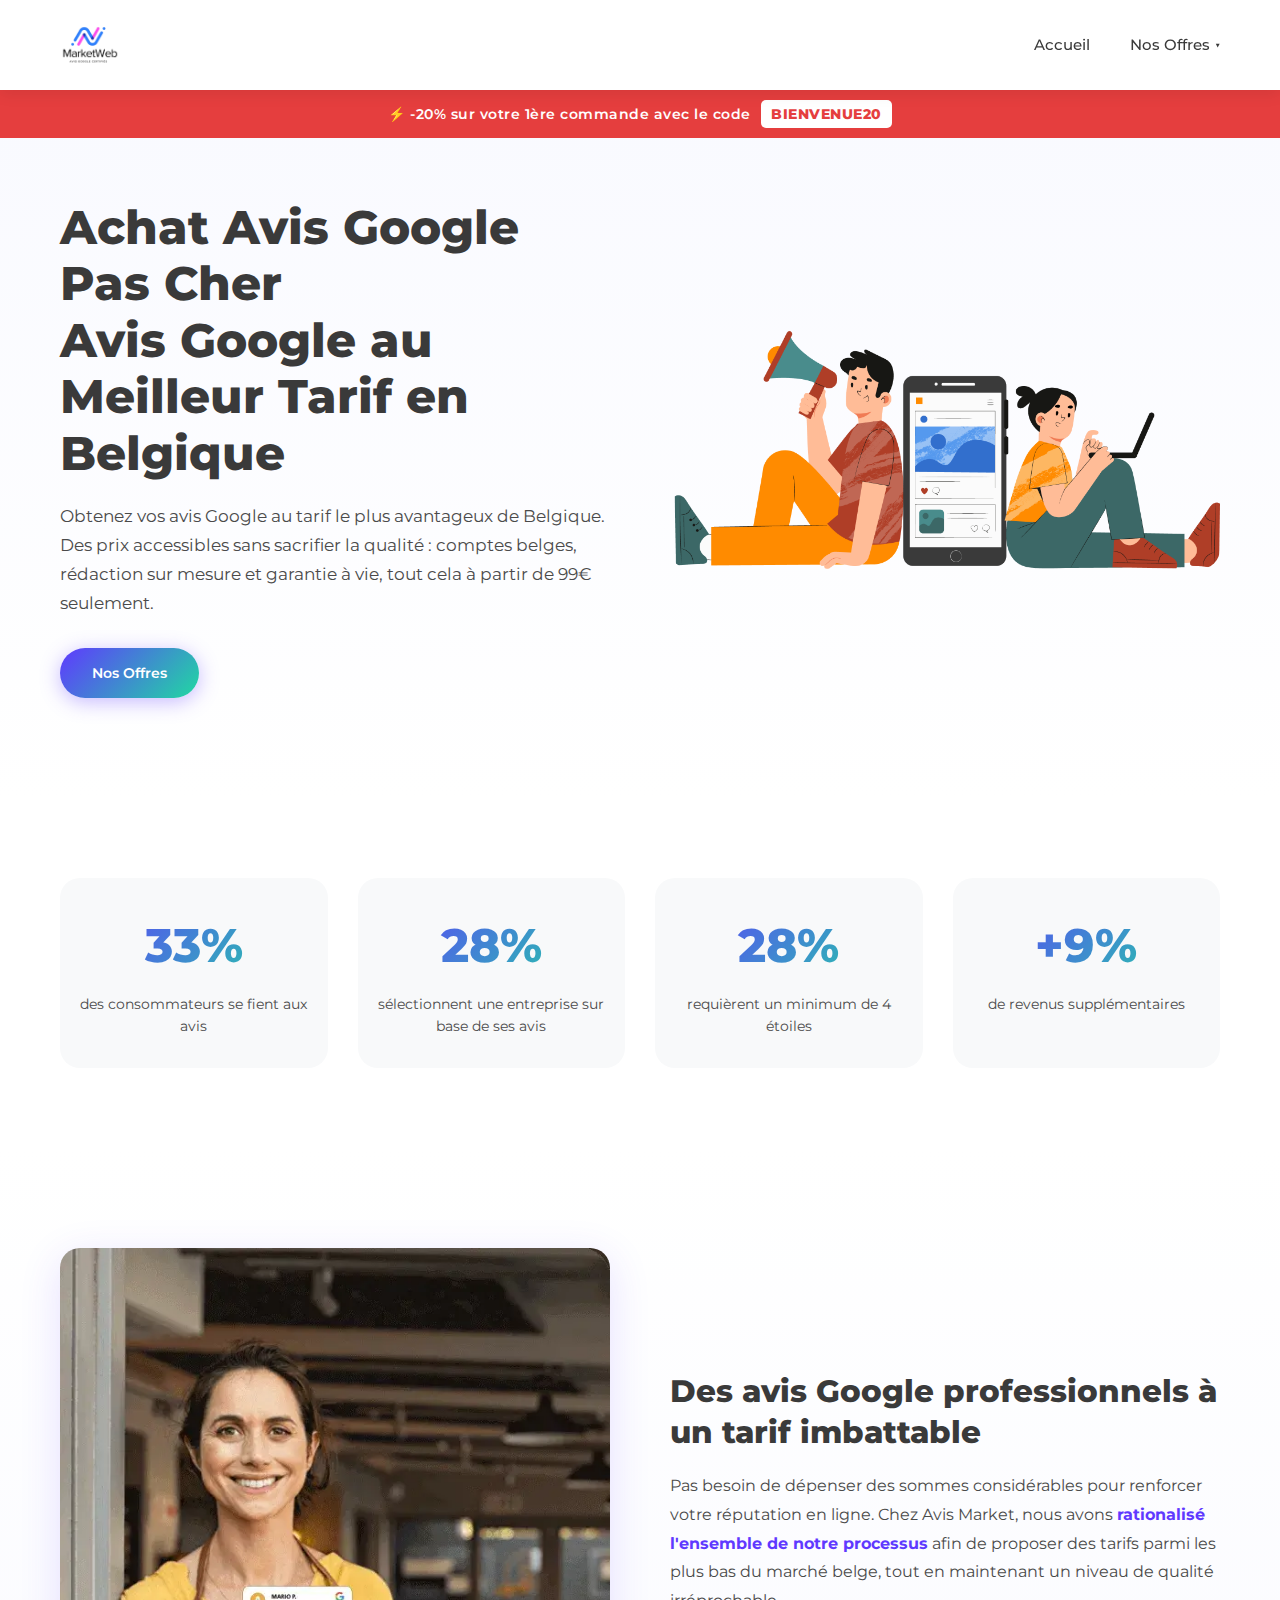
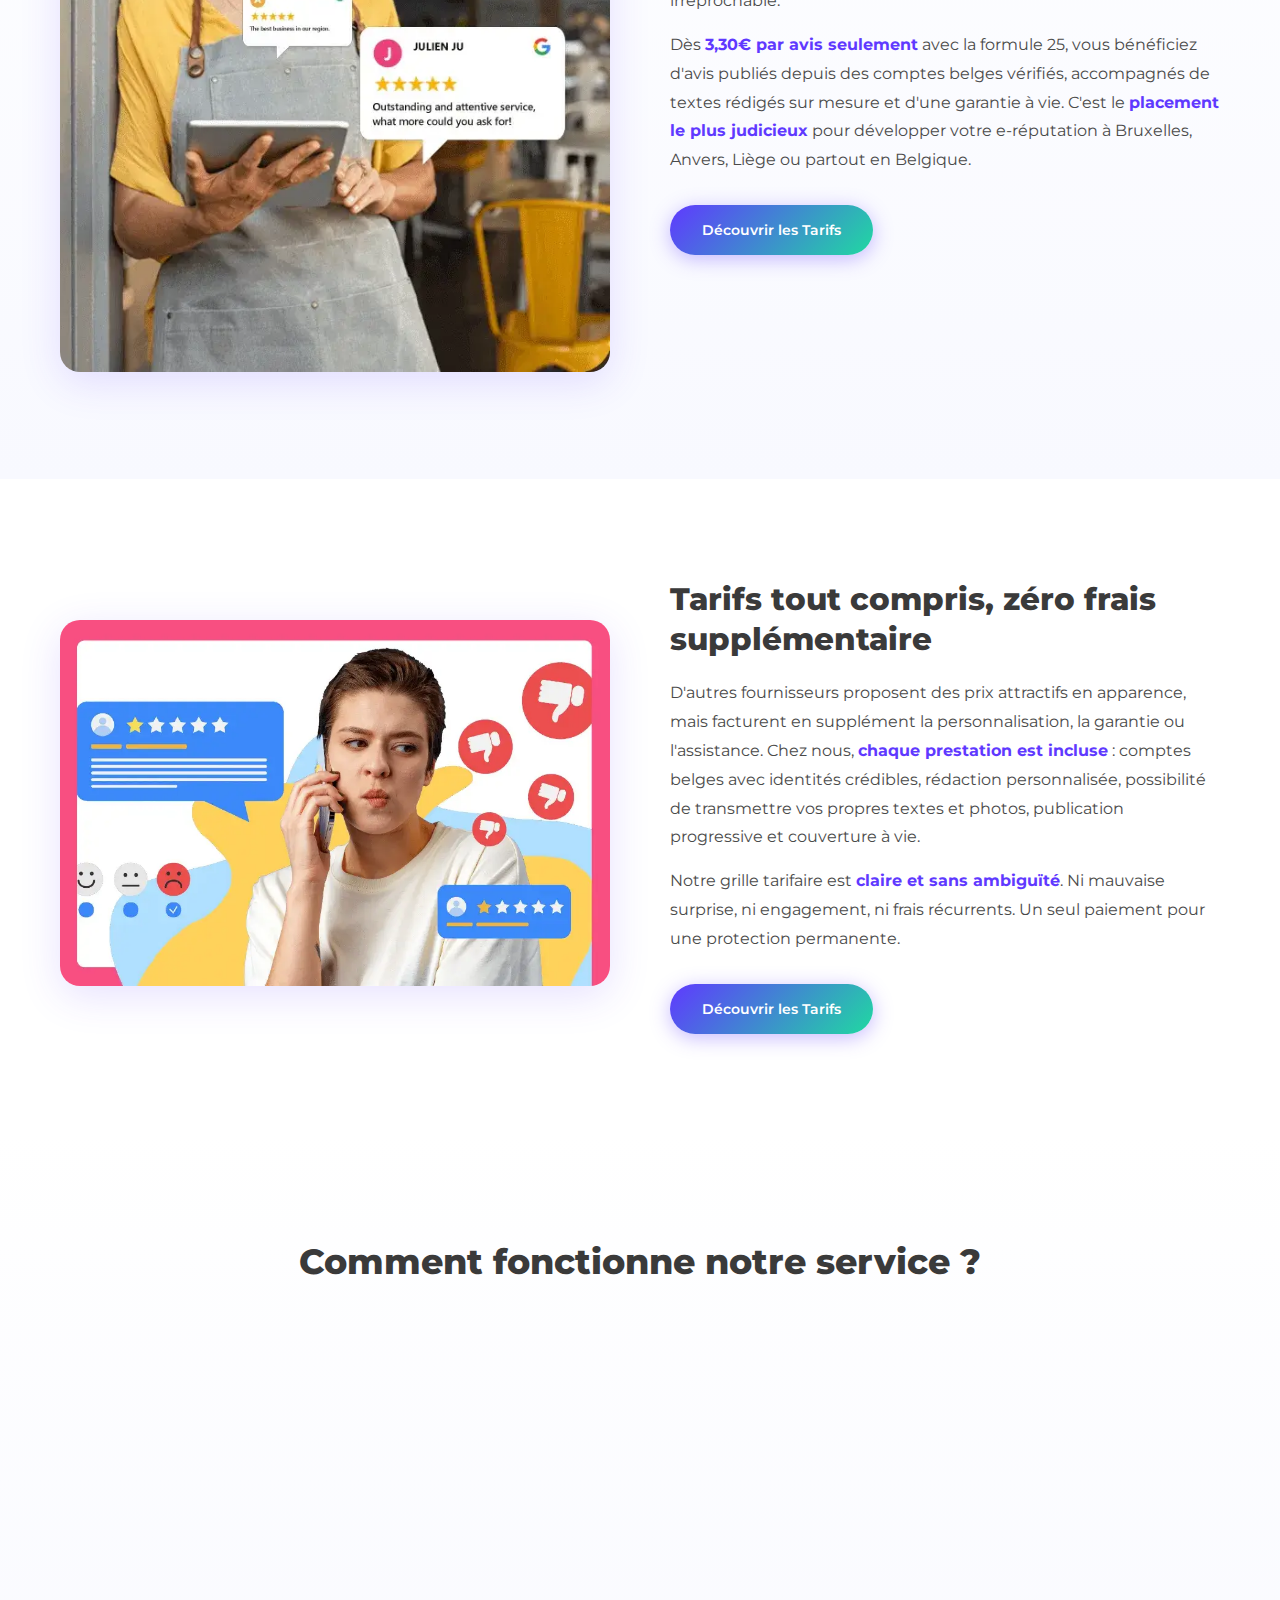
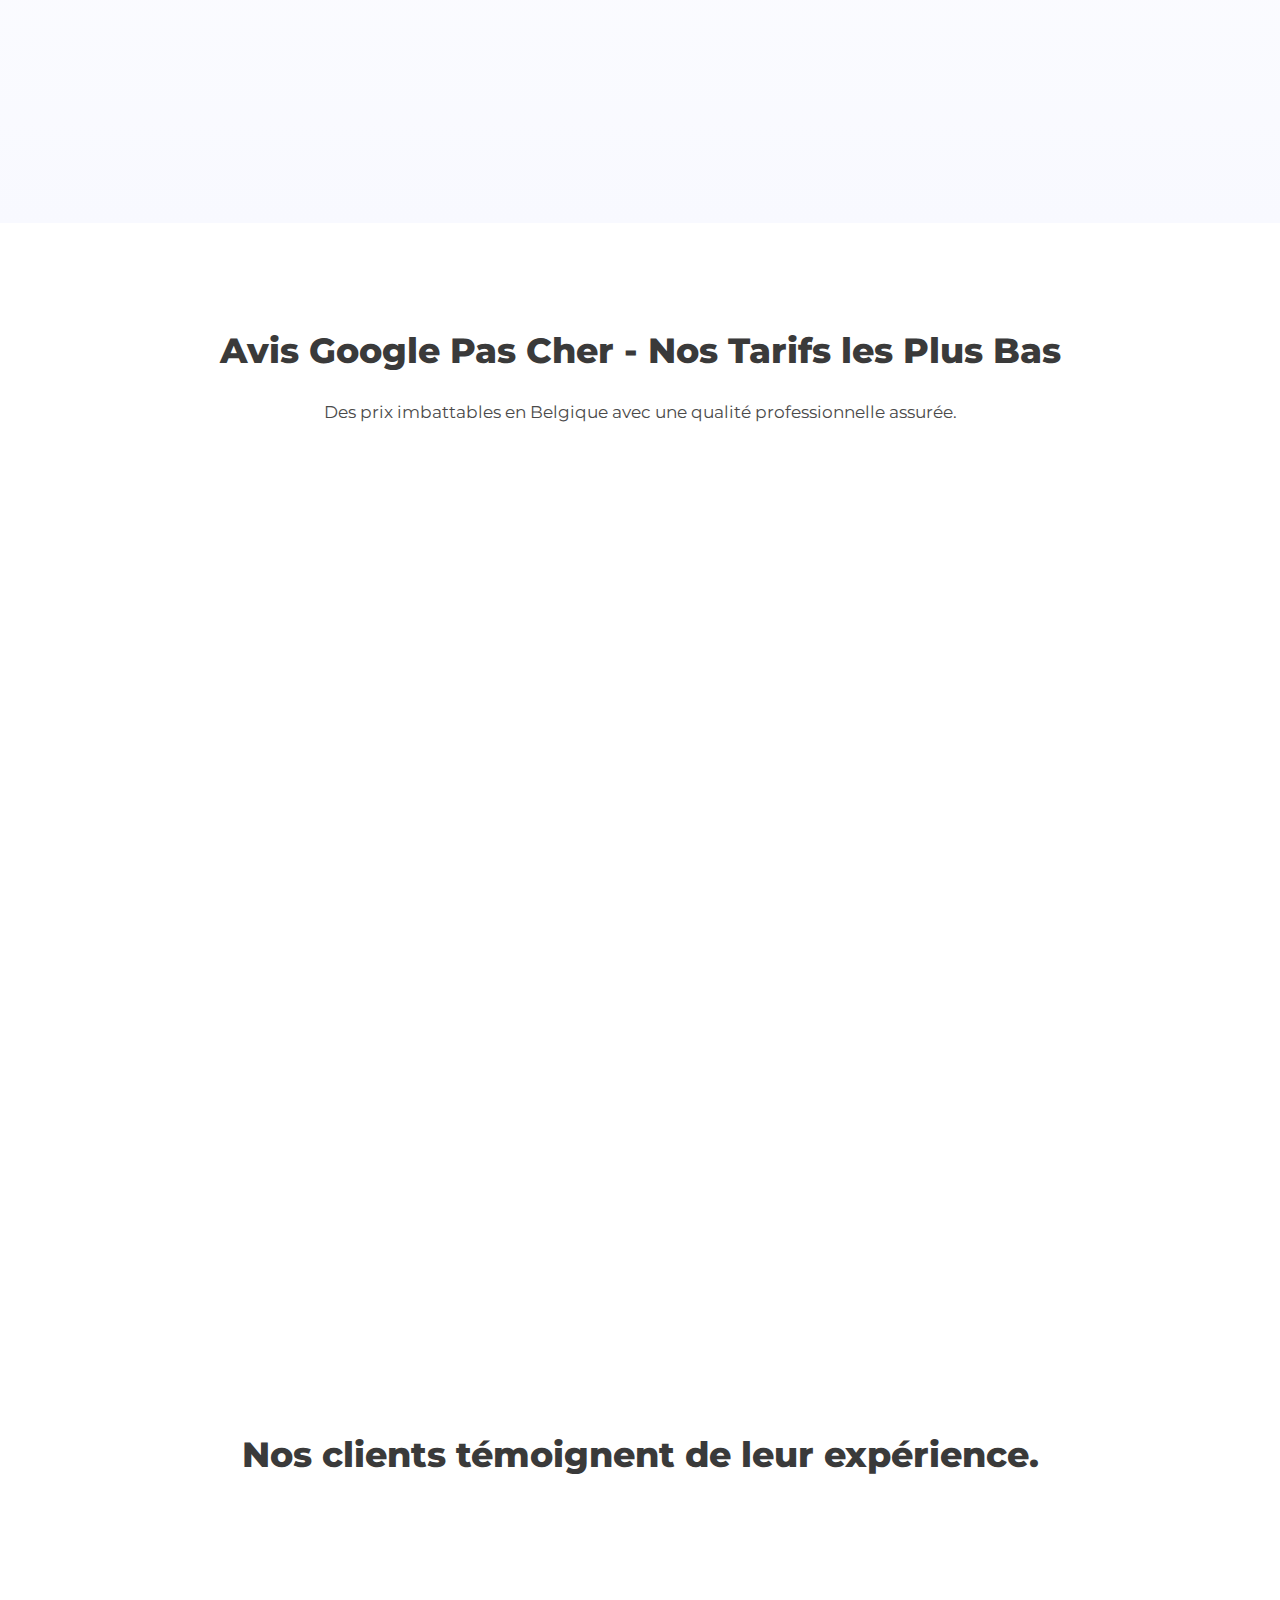
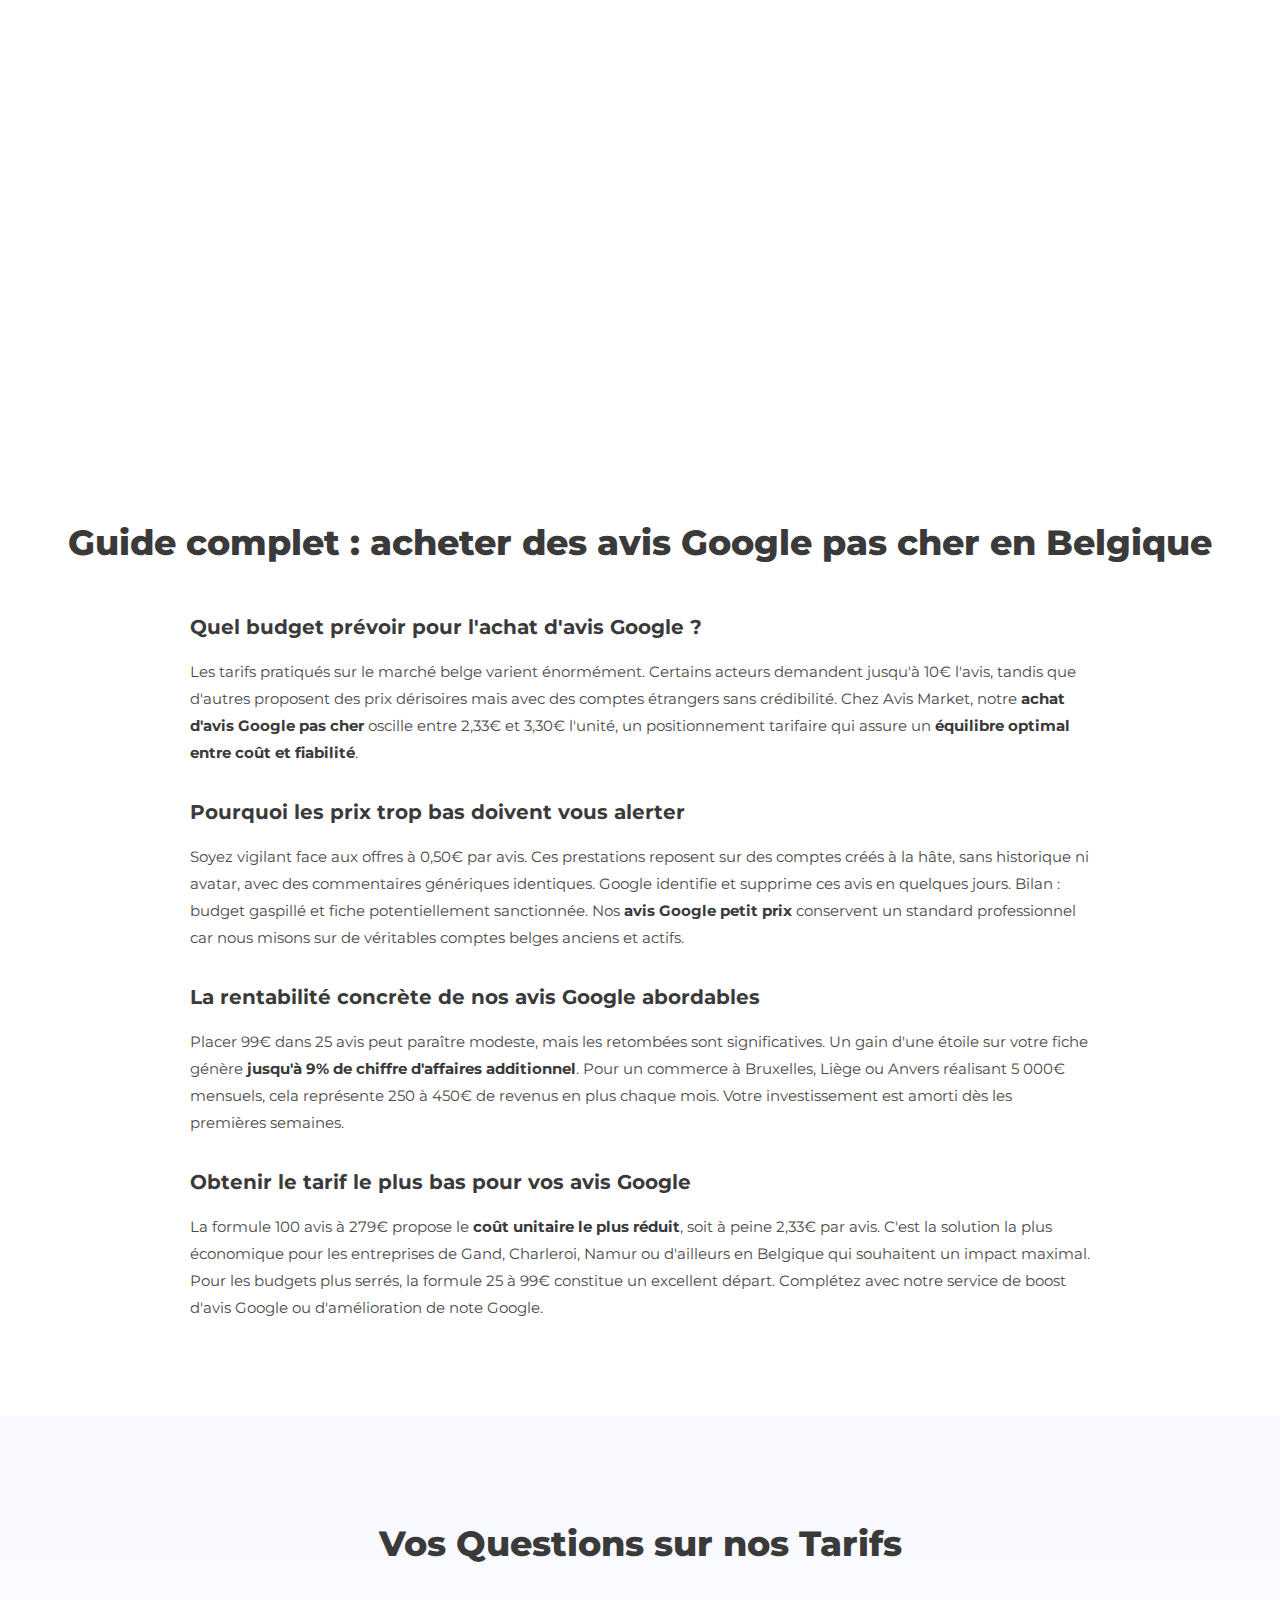
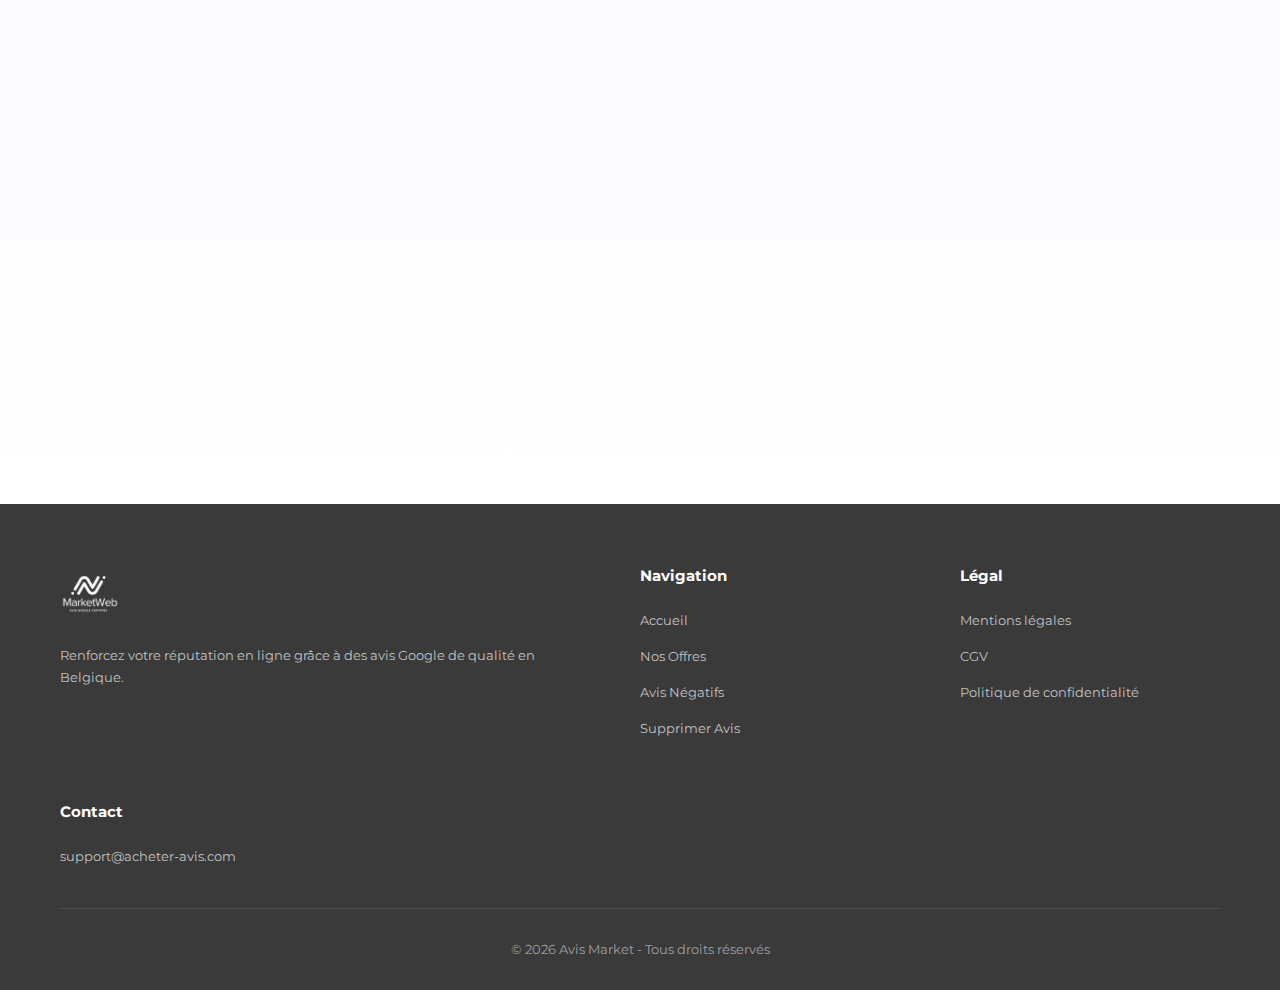
<file: achat-avis-google-pas-cher.html>
<!DOCTYPE html>
<html lang="fr">
<head>
    <meta charset="UTF-8">
    <meta name="viewport" content="width=device-width, initial-scale=1.0">
    <meta name="robots" content="index, follow">
    <title>Achat Avis Google Pas Cher - Avis Google au Meilleur Tarif</title>
    <meta name="description" content="Achat avis Google pas cher en Belgique dès 99€. Profitez du meilleur tarif avec des comptes belges, textes sur mesure et garantie à vie. Rapport qualité-prix imbattable.">
    <link rel="canonical" href="https://acheter-avis.com/achat-avis-google-pas-cher.html"/>
    <link rel="alternate" hreflang="fr-BE" href="https://acheter-avis.com/achat-avis-google-pas-cher.html"/>
    <link rel="alternate" hreflang="x-default" href="https://acheter-avis.com/achat-avis-google-pas-cher.html"/>
    <meta name="geo.region" content="BE">
    <meta name="geo.placename" content="Bruxelles, Belgique">
    <meta name="geo.position" content="50.8503;4.3517">
    <meta name="ICBM" content="50.8503, 4.3517">
    <link rel="preconnect" href="https://fonts.googleapis.com">
    <link rel="preconnect" href="https://fonts.gstatic.com" crossorigin>
    <link href="https://fonts.googleapis.com/css2?family=Montserrat:wght@400;500;600;700;800&display=swap" rel="stylesheet">
    <link rel="stylesheet" href="styles.css">
    <link rel="icon" type="image/x-icon" href="/favicon.ico">
    <link rel="shortcut icon" href="/favicon.ico">
    <link rel="apple-touch-icon" type="image/png" sizes="96x96" href="./logo/apple-icon-96x96.png">
    <link rel="icon" type="image/png" sizes="32x32" href="./logo/android-icon-32x32.png">
    <link rel="icon" type="image/png" sizes="96x96" href="./logo/android-icon-96x96.png">
    <meta name="msapplication-TileColor" content="#ffffff">
    <meta name="msapplication-TileImage" content="./logo/ms-icon-96x96.png">
    <meta property="og:type" content="website">
    <meta property="og:url" content="https://acheter-avis.com/achat-avis-google-pas-cher.html">
    <meta property="og:title" content="Achat Avis Google Pas Cher - Avis Google au Meilleur Tarif">
    <meta property="og:description" content="Achat avis Google pas cher en Belgique dès 99€. Comptes belges, textes sur mesure, garantie à vie.">
    <meta property="og:image" content="https://acheter-avis.com/acheter-avis-google.png">
    <meta property="og:locale" content="fr_BE">
    <meta property="og:site_name" content="Avis Market">
    <meta name="twitter:card" content="summary_large_image">
    <meta name="twitter:title" content="Achat Avis Google Pas Cher - Avis Google au Meilleur Tarif">
    <meta name="twitter:description" content="Achat avis Google pas cher en Belgique dès 99€. Comptes belges, textes sur mesure, garantie à vie.">
    <meta name="twitter:image" content="https://acheter-avis.com/acheter-avis-google.png">
    <script type="application/ld+json">
    {"@context":"https://schema.org","@type":"BreadcrumbList","itemListElement":[{"@type":"ListItem","position":1,"name":"Accueil","item":"https://acheter-avis.com/"},{"@type":"ListItem","position":2,"name":"Achat Avis Google Pas Cher","item":"https://acheter-avis.com/achat-avis-google-pas-cher.html"}]}
    </script>
    <script type="application/ld+json">
    {"@context":"https://schema.org","@type":"Service","serviceType":"Achat Avis Google Pas Cher","provider":{"@type":"Organization","name":"Avis Market"},"areaServed": [
            {"@type": "Country", "name": "Belgique"},
            {"@type": "City", "name": "Bruxelles"},
            {"@type": "City", "name": "Anvers"},
            {"@type": "City", "name": "Liege"},
            {"@type": "City", "name": "Gand"},
            {"@type": "City", "name": "Charleroi"},
            {"@type": "City", "name": "Namur"},
            {"@type": "City", "name": "Bruges"},
            {"@type": "City", "name": "Mons"},
            {"@type": "City", "name": "Louvain"},
            {"@type": "City", "name": "Hasselt"},
            {"@type": "City", "name": "Kortrijk"},
            {"@type": "City", "name": "Mechelen"},
            {"@type": "City", "name": "Ostende"},
            {"@type": "City", "name": "Tournai"}
        ],"description":"Achat d'avis Google au tarif le plus avantageux en Belgique avec comptes belges vérifiés, textes sur mesure et garantie à vie."}
    </script>
    <script type="application/ld+json">
    {"@context":"https://schema.org","@type":"FAQPage","mainEntity":[
        {"@type":"Question","name":"Combien coûte l'achat d'avis Google chez vous ?","acceptedAnswer":{"@type":"Answer","text":"Nos formules démarrent à 99€ pour 25 avis + 5 gratuits, ce qui revient à environ 3,30€ l'unité. Le pack 50 avis est proposé à 169€ (2,82€/avis) et le pack 100 à 279€ (2,33€/avis). Le tarif unitaire diminue avec le volume commandé."}},
        {"@type":"Question","name":"Comment proposez-vous des tarifs aussi avantageux ?","acceptedAnswer":{"@type":"Answer","text":"Notre chaîne de production a été optimisée pour garantir le meilleur rapport qualité-prix en Belgique. Chaque offre comprend la garantie à vie, la rédaction personnalisée, des comptes belges vérifiés et une assistance 24h/24. Aucun supplément ne s'applique."}},
        {"@type":"Question","name":"Vos avis sont-ils fiables malgré des prix accessibles ?","acceptedAnswer":{"@type":"Answer","text":"Tout à fait. Des tarifs compétitifs ne signifient pas une baisse de qualité. Chaque avis provient d'un compte belge vérifié doté d'un profil complet, et la publication progressive assure un rendu totalement crédible."}},
        {"@type":"Question","name":"Quelles méthodes de paiement proposez-vous ?","acceptedAnswer":{"@type":"Answer","text":"Le règlement s'effectue par carte bancaire via Stripe, notre plateforme de paiement sécurisée. La transaction est chiffrée et vos données bancaires ne sont jamais conservées sur nos serveurs."}}
    ]}
    </script>
    <script type="application/ld+json">
    {
        "@context": "https://schema.org",
        "@type": "ItemList",
        "name": "Nos Offres Avis Positifs",
        "itemListElement": [
            {
                "@type": "Product",
                "position": 1,
                "name": "25 Avis Positifs + 5 offerts",
                "description": "Pack de 25 avis Google positifs avec comptes belges, textes sur mesure, garantie a vie et assistance 24/7.",
                "image": "https://acheter-avis.com/logo.png",
                "offers": {
                    "@type": "Offer",
                    "price": "99",
                    "priceCurrency": "EUR",
                    "availability": "https://schema.org/InStock",
                    "shippingDetails": {
                        "@type": "OfferShippingDetails",
                        "shippingRate": {
                            "@type": "MonetaryAmount",
                            "value": "0",
                            "currency": "EUR"
                        },
                        "deliveryTime": {
                            "@type": "ShippingDeliveryTime",
                            "handlingTime": {
                                "@type": "QuantitativeValue",
                                "minValue": 1,
                                "maxValue": 2,
                                "unitCode": "DAY"
                            },
                            "transitTime": {
                                "@type": "QuantitativeValue",
                                "minValue": 12,
                                "maxValue": 30,
                                "unitCode": "DAY"
                            }
                        },
                        "shippingDestination": {
                            "@type": "DefinedRegion",
                            "addressCountry": "BE"
                        }
                    },
                    "hasMerchantReturnPolicy": {
                        "@type": "MerchantReturnPolicy",
                        "applicableCountry": "BE",
                        "returnPolicyCategory": "https://schema.org/MerchantReturnNotPermitted"
                    }
                }
            },
            {
                "@type": "Product",
                "position": 2,
                "name": "50 Avis Positifs + 10 offerts",
                "description": "Pack de 50 avis Google positifs avec comptes belges, textes sur mesure, garantie a vie et assistance 24/7.",
                "image": "https://acheter-avis.com/logo.png",
                "offers": {
                    "@type": "Offer",
                    "price": "169",
                    "priceCurrency": "EUR",
                    "availability": "https://schema.org/InStock",
                    "shippingDetails": {
                        "@type": "OfferShippingDetails",
                        "shippingRate": {
                            "@type": "MonetaryAmount",
                            "value": "0",
                            "currency": "EUR"
                        },
                        "deliveryTime": {
                            "@type": "ShippingDeliveryTime",
                            "handlingTime": {
                                "@type": "QuantitativeValue",
                                "minValue": 1,
                                "maxValue": 2,
                                "unitCode": "DAY"
                            },
                            "transitTime": {
                                "@type": "QuantitativeValue",
                                "minValue": 25,
                                "maxValue": 60,
                                "unitCode": "DAY"
                            }
                        },
                        "shippingDestination": {
                            "@type": "DefinedRegion",
                            "addressCountry": "BE"
                        }
                    },
                    "hasMerchantReturnPolicy": {
                        "@type": "MerchantReturnPolicy",
                        "applicableCountry": "BE",
                        "returnPolicyCategory": "https://schema.org/MerchantReturnNotPermitted"
                    }
                }
            },
            {
                "@type": "Product",
                "position": 3,
                "name": "100 Avis Positifs + 20 offerts",
                "description": "Pack de 100 avis Google positifs avec comptes belges, textes sur mesure, garantie a vie et assistance 24/7.",
                "image": "https://acheter-avis.com/logo.png",
                "offers": {
                    "@type": "Offer",
                    "price": "279",
                    "priceCurrency": "EUR",
                    "availability": "https://schema.org/InStock",
                    "shippingDetails": {
                        "@type": "OfferShippingDetails",
                        "shippingRate": {
                            "@type": "MonetaryAmount",
                            "value": "0",
                            "currency": "EUR"
                        },
                        "deliveryTime": {
                            "@type": "ShippingDeliveryTime",
                            "handlingTime": {
                                "@type": "QuantitativeValue",
                                "minValue": 1,
                                "maxValue": 2,
                                "unitCode": "DAY"
                            },
                            "transitTime": {
                                "@type": "QuantitativeValue",
                                "minValue": 50,
                                "maxValue": 120,
                                "unitCode": "DAY"
                            }
                        },
                        "shippingDestination": {
                            "@type": "DefinedRegion",
                            "addressCountry": "BE"
                        }
                    },
                    "hasMerchantReturnPolicy": {
                        "@type": "MerchantReturnPolicy",
                        "applicableCountry": "BE",
                        "returnPolicyCategory": "https://schema.org/MerchantReturnNotPermitted"
                    }
                }
            }
        ]
    }
    </script>
</head>
<body>
    <header class="header">
        <div class="container">
            <a href="https://acheter-avis.com" class="logo"><img src="logo.png" alt="Avis Market - Service d'avis Google en Belgique" title="Avis Market" width="512" height="512" class="logo-img"></a>
            <nav class="nav"><ul class="nav-list"><li><a href="https://acheter-avis.com" class="nav-link">Accueil</a></li><li class="nav-item dropdown"><a href="#" class="nav-link">Nos Offres <span class="dropdown-arrow">&#9660;</span></a><div class="dropdown-menu"><a href="https://acheter-avis.com#offres-positifs">Avis Positifs</a><a href="acheter-avis-negatif-google.html#offres">Avis N&eacute;gatifs</a><a href="supprimer-avis-google.html#offres">Supprimer Avis</a></div></li></ul></nav>
            <button class="menu-toggle" aria-label="Menu"><span></span><span></span><span></span></button>
        </div>
    </header>
    <div class="promo-bar">&#x26A1; -20% sur votre 1&egrave;re commande avec le code <span class="promo-code">BIENVENUE20</span></div>

    <section id="accueil" class="hero">
        <div class="container">
            <div class="hero-content">
                <h1>Achat Avis Google Pas Cher <br> Avis Google au Meilleur Tarif en Belgique</h1>
                <p class="hero-subtitle">Obtenez vos avis Google au tarif le plus avantageux de Belgique. Des prix accessibles sans sacrifier la qualité : comptes belges, rédaction sur mesure et garantie à vie, tout cela à partir de 99€ seulement.</p>
                <a href="#offres-positifs" class="btn btn-primary" title="achat avis google pas cher">Nos Offres</a>
            </div>
            <div class="hero-image">
                <img src="acheter-avis-google.png" alt="Achat avis Google pas cher en Belgique" title="Avis Google meilleur tarif Belgique" width="964" height="421" class="hero-img" loading="eager">
            </div>
        </div>
    </section>

    <section class="stats">
        <div class="container">
            <div class="stat-card"><div class="stat-number" data-target="89" data-suffix="%">89%</div><p>des consommateurs se fient aux avis</p></div>
            <div class="stat-card"><div class="stat-number" data-target="75" data-suffix="%">75%</div><p>sélectionnent une entreprise sur base de ses avis</p></div>
            <div class="stat-card"><div class="stat-number" data-target="75" data-suffix="%">75%</div><p>requièrent un minimum de 4 étoiles</p></div>
            <div class="stat-card"><div class="stat-number" data-target="0" data-static="+9%">+9%</div><p>de revenus supplémentaires</p></div>
        </div>
    </section>

    <section class="credibility">
        <div class="container">
            <div class="credibility-image">
                <img src="acheter-avis-google-entreprise.webp" alt="Avis Google pas cher pour entreprise belge" title="Achat avis Google tarif avantageux Belgique" width="601" height="791" class="credibility-img" loading="lazy">
            </div>
            <div class="credibility-content">
                <h2>Des avis Google professionnels à un tarif imbattable</h2>
                <p>Pas besoin de dépenser des sommes considérables pour renforcer votre réputation en ligne. Chez Avis Market, nous avons <strong>rationalisé l'ensemble de notre processus</strong> afin de proposer des tarifs parmi les plus bas du marché belge, tout en maintenant un niveau de qualité irréprochable.</p>
                <p>Dès <strong>3,30€ par avis seulement</strong> avec la formule 25, vous bénéficiez d'avis publiés depuis des comptes belges vérifiés, accompagnés de textes rédigés sur mesure et d'une garantie à vie. C'est le <strong>placement le plus judicieux</strong> pour développer votre e-réputation à Bruxelles, Anvers, Liège ou partout en Belgique.</p>
                <a href="#offres-positifs" class="btn btn-primary">Découvrir les Tarifs</a>
            </div>
        </div>
    </section>

    <section class="credibility credibility-reverse">
        <div class="container">
            <div class="credibility-content">
                <h2>Tarifs tout compris, zéro frais supplémentaire</h2>
                <p>D'autres fournisseurs proposent des prix attractifs en apparence, mais facturent en supplément la personnalisation, la garantie ou l'assistance. Chez nous, <strong>chaque prestation est incluse</strong> : comptes belges avec identités crédibles, rédaction personnalisée, possibilité de transmettre vos propres textes et photos, publication progressive et couverture à vie.</p>
                <p>Notre grille tarifaire est <strong>claire et sans ambiguïté</strong>. Ni mauvaise surprise, ni engagement, ni frais récurrents. Un seul paiement pour une protection permanente.</p>
                <a href="#offres-positifs" class="btn btn-primary" title="acheter avis google petit prix">Découvrir les Tarifs</a>
            </div>
            <div class="credibility-image">
                <img src="acheter-faux-avis-google.webp" alt="Avis Google petit prix avec garantie en Belgique" title="Acheter avis Google meilleur tarif Belgique" width="900" height="600" class="credibility-img" loading="lazy">
            </div>
        </div>
    </section>

    <section class="how-it-works">
        <div class="container">
            <h2 class="section-title">Comment fonctionne notre service ?</h2>
            <div class="steps">
                <div class="step"><div class="step-icon"><span>1</span></div><h3>Choisissez votre formule</h3><p>Optez pour le nombre d'avis adapté à vos objectifs de visibilité. Votre commande est traitée immédiatement après validation du paiement.</p></div>
                <div class="step"><div class="step-icon"><span>2</span></div><h3>Échange via WhatsApp</h3><p>Notre équipe vous contacte pour recueillir les détails de votre établissement. Cela nous permet de rédiger des avis authentiques et pertinents pour votre activité à Bruxelles, Gand, Charleroi, Namur ou ailleurs en Belgique.</p></div>
                <div class="step"><div class="step-icon"><span>3</span></div><h3>Publication progressive des avis</h3><p>Les avis sont diffusés de manière échelonnée pour garantir un rendu parfaitement naturel. Votre notoriété, votre crédibilité et votre taux de conversion progressent au fil des jours.</p></div>
            </div>
        </div>
    </section>

    <section id="offres-positifs" class="pricing">
        <div class="container">
            <h2 class="section-title">Avis Google Pas Cher - Nos Tarifs les Plus Bas</h2>
            <p class="section-subtitle">Des prix imbattables en Belgique avec une qualité professionnelle assurée.</p>
            <div class="pricing-cards">
                <div class="pricing-card">
                    <div class="pricing-header"><h3>25 Avis Positifs</h3><div class="pricing-bonus">+ 5 offerts</div></div>
                    <div class="pricing-price"><span class="price">99€</span></div>
                    <ul class="pricing-features"><li><span class="check">✓</span> Comptes 🇧🇪</li><li><span class="check">✓</span> Nom prénom 🇧🇪</li><li><span class="check">✓</span> Textes Personnalisés</li><li><span class="check">✓</span> Fournissez vos Textes</li><li><span class="check">✓</span> Fournissez vos Images</li><li><span class="check">✓</span> Garantie à vie</li><li><span class="check">✓</span> Rythme 1 à 2 avis/jrs</li><li><span class="check">✓</span> Service Client 24/7</li></ul>
                    <a href="https://buy.stripe.com/cNi00i45B4re0GS8bRabK0z" class="btn btn-outline" target="_blank" rel="noopener noreferrer">Commander</a>
                </div>
                <div class="pricing-card featured">
                    <div class="pricing-badge">Meilleur Prix</div>
                    <div class="pricing-header"><h3>50 Avis Positifs</h3><div class="pricing-bonus">+ 10 offerts</div></div>
                    <div class="pricing-price"><span class="price">169€</span></div>
                    <ul class="pricing-features"><li><span class="check">✓</span> Comptes 🇧🇪</li><li><span class="check">✓</span> Nom prénom 🇧🇪</li><li><span class="check">✓</span> Textes Personnalisés</li><li><span class="check">✓</span> Fournissez vos Textes</li><li><span class="check">✓</span> Fournissez vos Images</li><li><span class="check">✓</span> Garantie à vie</li><li><span class="check">✓</span> Rythme 1 à 2 avis/jrs</li><li><span class="check">✓</span> Service Client 24/7</li></ul>
                    <a href="https://buy.stripe.com/28E28qfOj3na1KW3VBabK0A" class="btn btn-primary" title="acheter avis google pas cher" target="_blank" rel="noopener noreferrer">Commander</a>
                </div>
                <div class="pricing-card">
                    <div class="pricing-header"><h3>100 Avis Positifs</h3><div class="pricing-bonus">+ 20 offerts</div></div>
                    <div class="pricing-price"><span class="price">279€</span></div>
                    <ul class="pricing-features"><li><span class="check">✓</span> Comptes 🇧🇪</li><li><span class="check">✓</span> Nom prénom 🇧🇪</li><li><span class="check">✓</span> Textes Personnalisés</li><li><span class="check">✓</span> Fournissez vos Textes</li><li><span class="check">✓</span> Fournissez vos Images</li><li><span class="check">✓</span> Garantie à vie</li><li><span class="check">✓</span> Rythme 1 à 2 avis/jrs</li><li><span class="check">✓</span> Service Client 24/7</li></ul>
                    <a href="https://buy.stripe.com/00wfZg59F1f2exI77NabK0B" class="btn btn-outline" target="_blank" rel="noopener noreferrer">Commander</a>
                </div>
            </div>
        </div>
    </section>

    <section class="testimonials">
        <div class="container">
            <h2 class="section-title">Nos clients témoignent de leur expérience.</h2>
            <div class="testimonials-grid">
                <div class="testimonial-card"><img src="acheter-avis-google-my-business.webp" alt="Témoignage achat avis Google pas cher Belgique" title="Avis Google pas cher retour client" width="768" height="1496" class="testimonial-img" loading="lazy"></div>
                <div class="testimonial-card"><img src="acheter-commentaire-google.webp" alt="Retour client avis Google petit prix Belgique" title="Avis Google petit prix satisfaction" width="768" height="1496" class="testimonial-img" loading="lazy"></div>
                <div class="testimonial-card"><img src="achat-avis-positif-google.webp" alt="Client satisfait tarif avis Google Belgique" title="Tarif avis Google résultat client" width="768" height="1496" class="testimonial-img" loading="lazy"></div>
                <div class="testimonial-card"><img src="achat-avis-positifs.webp" alt="Résultat avis Google pas cher Belgique" title="Résultat avis pas cher Belgique" width="768" height="1496" class="testimonial-img" loading="lazy"></div>
            </div>
        </div>
    </section>

    <section class="seo-content">
        <div class="container">
            <h2 class="section-title">Guide complet : acheter des avis Google pas cher en Belgique</h2>
            <div class="seo-text">
                <h3>Quel budget prévoir pour l'achat d'avis Google ?</h3>
                <p>Les tarifs pratiqués sur le marché belge varient énormément. Certains acteurs demandent jusqu'à 10€ l'avis, tandis que d'autres proposent des prix dérisoires mais avec des comptes étrangers sans crédibilité. Chez Avis Market, notre <strong>achat d'avis Google pas cher</strong> oscille entre 2,33€ et 3,30€ l'unité, un positionnement tarifaire qui assure un <strong>équilibre optimal entre coût et fiabilité</strong>.</p>

                <h3>Pourquoi les prix trop bas doivent vous alerter</h3>
                <p>Soyez vigilant face aux offres à 0,50€ par avis. Ces prestations reposent sur des comptes créés à la hâte, sans historique ni avatar, avec des commentaires génériques identiques. Google identifie et supprime ces avis en quelques jours. Bilan : budget gaspillé et fiche potentiellement sanctionnée. Nos <strong>avis Google petit prix</strong> conservent un standard professionnel car nous misons sur de véritables comptes belges anciens et actifs.</p>

                <h3>La rentabilité concrète de nos avis Google abordables</h3>
                <p>Placer 99€ dans 25 avis peut paraître modeste, mais les retombées sont significatives. Un gain d'une étoile sur votre fiche génère <strong>jusqu'à 9% de chiffre d'affaires additionnel</strong>. Pour un commerce à Bruxelles, Liège ou Anvers réalisant 5 000€ mensuels, cela représente 250 à 450€ de revenus en plus chaque mois. Votre investissement est amorti dès les premières semaines.</p>

                <h3>Obtenir le tarif le plus bas pour vos avis Google</h3>
                <p>La formule 100 avis à 279€ propose le <strong>coût unitaire le plus réduit</strong>, soit à peine 2,33€ par avis. C'est la solution la plus économique pour les entreprises de Gand, Charleroi, Namur ou d'ailleurs en Belgique qui souhaitent un impact maximal. Pour les budgets plus serrés, la formule 25 à 99€ constitue un excellent départ. Complétez avec notre service de <a href="booster-avis-google.html">boost d'avis Google</a> ou d'<a href="ameliorer-note-google.html">amélioration de note Google</a>.</p>
            </div>
        </div>
    </section>

    <section class="faq">
        <div class="container">
            <h2 class="section-title">Vos Questions sur nos Tarifs</h2>
            <div class="faq-list">
                <div class="faq-item"><button class="faq-question"><span>Combien coûte l'achat d'avis Google chez vous ?</span><span class="faq-icon">+</span></button><div class="faq-answer"><p>Nos formules : 25 avis + 5 gratuits à 99€ (3,30€/avis), 50 avis + 10 gratuits à 169€ (2,82€/avis), 100 avis + 20 gratuits à 279€ (2,33€/avis). Plus vous commandez, plus le tarif unitaire diminue.</p></div></div>
                <div class="faq-item"><button class="faq-question"><span>Comment proposez-vous des tarifs aussi avantageux ?</span><span class="faq-icon">+</span></button><div class="faq-answer"><p>Notre chaîne de production a été optimisée pour garantir le meilleur rapport qualité-prix en Belgique. Chaque offre comprend la garantie à vie, la rédaction personnalisée, des comptes belges vérifiés et une assistance 24h/24. Aucun supplément ne s'applique.</p></div></div>
                <div class="faq-item"><button class="faq-question"><span>Vos avis sont-ils fiables malgré des prix accessibles ?</span><span class="faq-icon">+</span></button><div class="faq-answer"><p>Tout à fait. Chaque avis provient d'un compte belge vérifié doté d'un profil complet. La publication progressive assure un rendu totalement crédible. Un prix abordable ne rime pas avec qualité inférieure chez Avis Market.</p></div></div>
                <div class="faq-item"><button class="faq-question"><span>Quelles méthodes de paiement proposez-vous ?</span><span class="faq-icon">+</span></button><div class="faq-answer"><p>Le règlement s'effectue par carte bancaire via Stripe, notre plateforme de paiement sécurisée. La transaction est entièrement chiffrée et vos données bancaires ne sont jamais conservées sur nos serveurs.</p></div></div>
            </div>
        </div>
    </section>

    <footer class="footer">
        <div class="container">
            <div class="footer-content">
                <div class="footer-brand"><a href="https://acheter-avis.com" class="logo"><img src="logo.png" alt="Avis Market - Logo" title="Avis Market" width="512" height="512" class="logo-img"></a><p>Renforcez votre réputation en ligne grâce à des avis Google de qualité en Belgique.</p></div>
                <div class="footer-links"><h4>Navigation</h4><ul><li><a href="https://acheter-avis.com">Accueil</a></li><li><a href="https://acheter-avis.com#offres-positifs">Nos Offres</a></li><li><a href="acheter-avis-negatif-google.html">Avis Négatifs</a></li><li><a href="supprimer-avis-google.html">Supprimer Avis</a></li></ul></div>
                <div class="footer-links"><h4>Légal</h4><ul><li><a href="#">Mentions légales</a></li><li><a href="#">CGV</a></li><li><a href="#">Politique de confidentialité</a></li></ul></div>
                <div class="footer-links"><h4>Contact</h4><ul><li><a href="mailto:support@acheter-avis.com">support@acheter-avis.com</a></li></ul></div>
            </div>
            <div class="footer-bottom"><p>&copy; 2026 Avis Market - Tous droits réservés</p></div>
        </div>
    </footer>


    <script>
        document.addEventListener('DOMContentLoaded', function() {
            const menuToggle = document.querySelector('.menu-toggle'); const nav = document.querySelector('.nav');
            if (menuToggle && nav) { menuToggle.addEventListener('click', function() { nav.classList.toggle('active'); menuToggle.classList.toggle('active'); }); document.querySelectorAll('.nav-link:not(.nav-item.dropdown > .nav-link)').forEach(link => { link.addEventListener('click', function() { nav.classList.remove('active'); menuToggle.classList.remove('active'); }); }); }
            document.querySelectorAll('.nav-item.dropdown').forEach(d => { d.querySelector('.nav-link').addEventListener('click', function(e) { if (window.innerWidth <= 768) { e.preventDefault(); d.classList.toggle('active'); } }); });
            document.querySelectorAll('.dropdown-menu a').forEach(l => { l.addEventListener('click', function() { if (window.innerWidth <= 768) { document.querySelector('.nav').classList.remove('active'); document.querySelector('.menu-toggle').classList.remove('active'); document.querySelectorAll('.nav-item.dropdown').forEach(d => d.classList.remove('active')); } }); });
            document.querySelectorAll('a[href^="#"]').forEach(l => { l.addEventListener('click', function(e) { e.preventDefault(); const t = document.querySelector(this.getAttribute('href')); if (t) window.scrollTo({ top: t.offsetTop - document.querySelector('.header').offsetHeight, behavior: 'smooth' }); }); });
            document.querySelectorAll('.faq-item').forEach(item => { item.querySelector('.faq-question').addEventListener('click', function() { document.querySelectorAll('.faq-item').forEach(o => { if (o !== item) o.classList.remove('active'); }); item.classList.toggle('active'); }); });
            const header = document.querySelector('.header'); window.addEventListener('scroll', function() { header.style.boxShadow = window.scrollY > 50 ? '0 4px 20px rgba(0,0,0,0.1)' : '0 4px 15px rgba(0,0,0,0.08)'; });
            const observer = new IntersectionObserver(function(entries) { entries.forEach(entry => { if (entry.isIntersecting) { entry.target.style.opacity = '1'; entry.target.style.transform = 'translateY(0)'; } }); }, { threshold: 0.1, rootMargin: '0px 0px -50px 0px' }); document.querySelectorAll('.stat-card, .step, .pricing-card, .testimonial-card, .faq-item').forEach(el => { el.style.opacity = '0'; el.style.transform = 'translateY(30px)'; el.style.transition = 'opacity 0.6s ease, transform 0.6s ease'; observer.observe(el); });
            let animated = false; function animateCounters() { if (animated) return; document.querySelectorAll('.stat-number').forEach(stat => { const s = stat.getAttribute('data-static'); if (s) { stat.textContent = s; return; } const target = parseInt(stat.getAttribute('data-target')); const suffix = stat.getAttribute('data-suffix') || '%'; if (isNaN(target) || target <= 0) return; let c = 0; const inc = target / 50; const counter = setInterval(() => { c += inc; if (c >= target) { stat.textContent = target + suffix; clearInterval(counter); } else stat.textContent = Math.floor(c) + suffix; }, 40); }); animated = true; }
            const ss = document.querySelector('.stats'); if (ss) new IntersectionObserver(e => { e.forEach(en => { if (en.isIntersecting) animateCounters(); }); }, { threshold: 0.5 }).observe(ss);
        });
    </script>
</body>
</html>
</file>
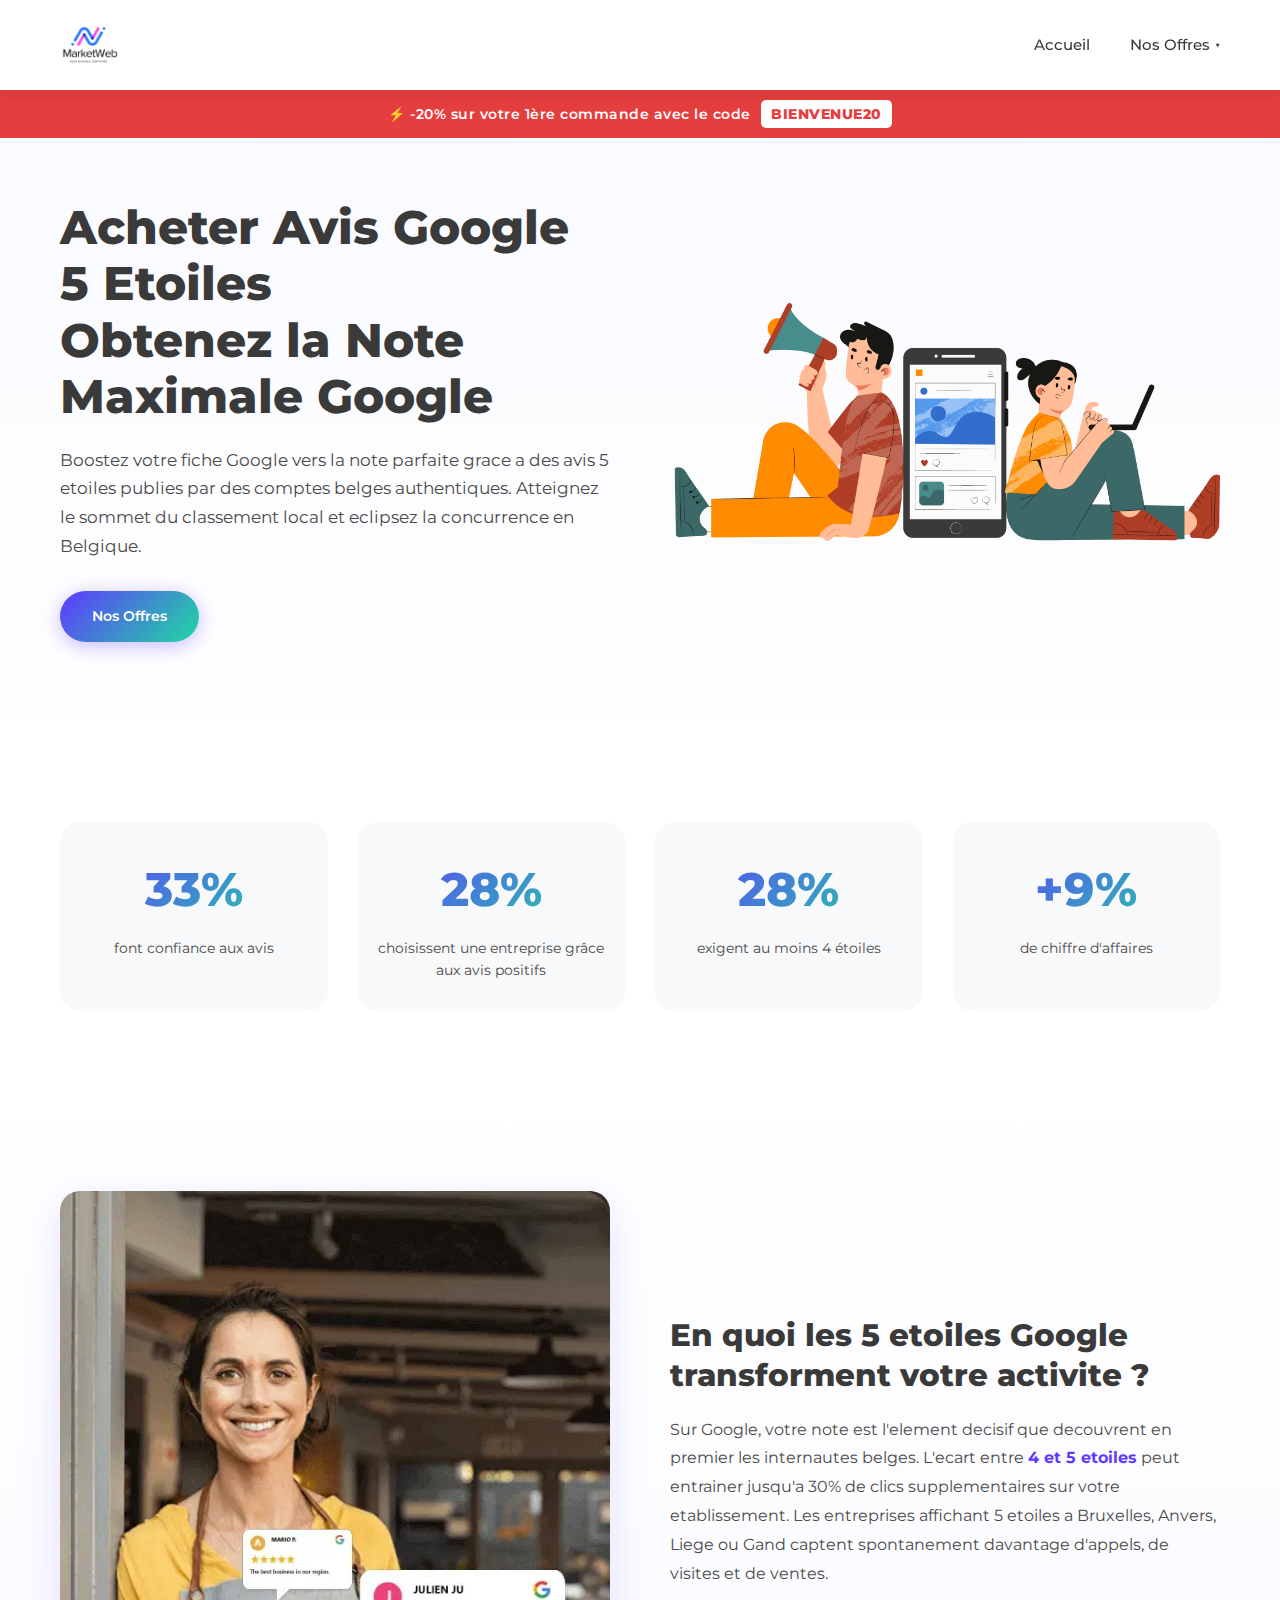
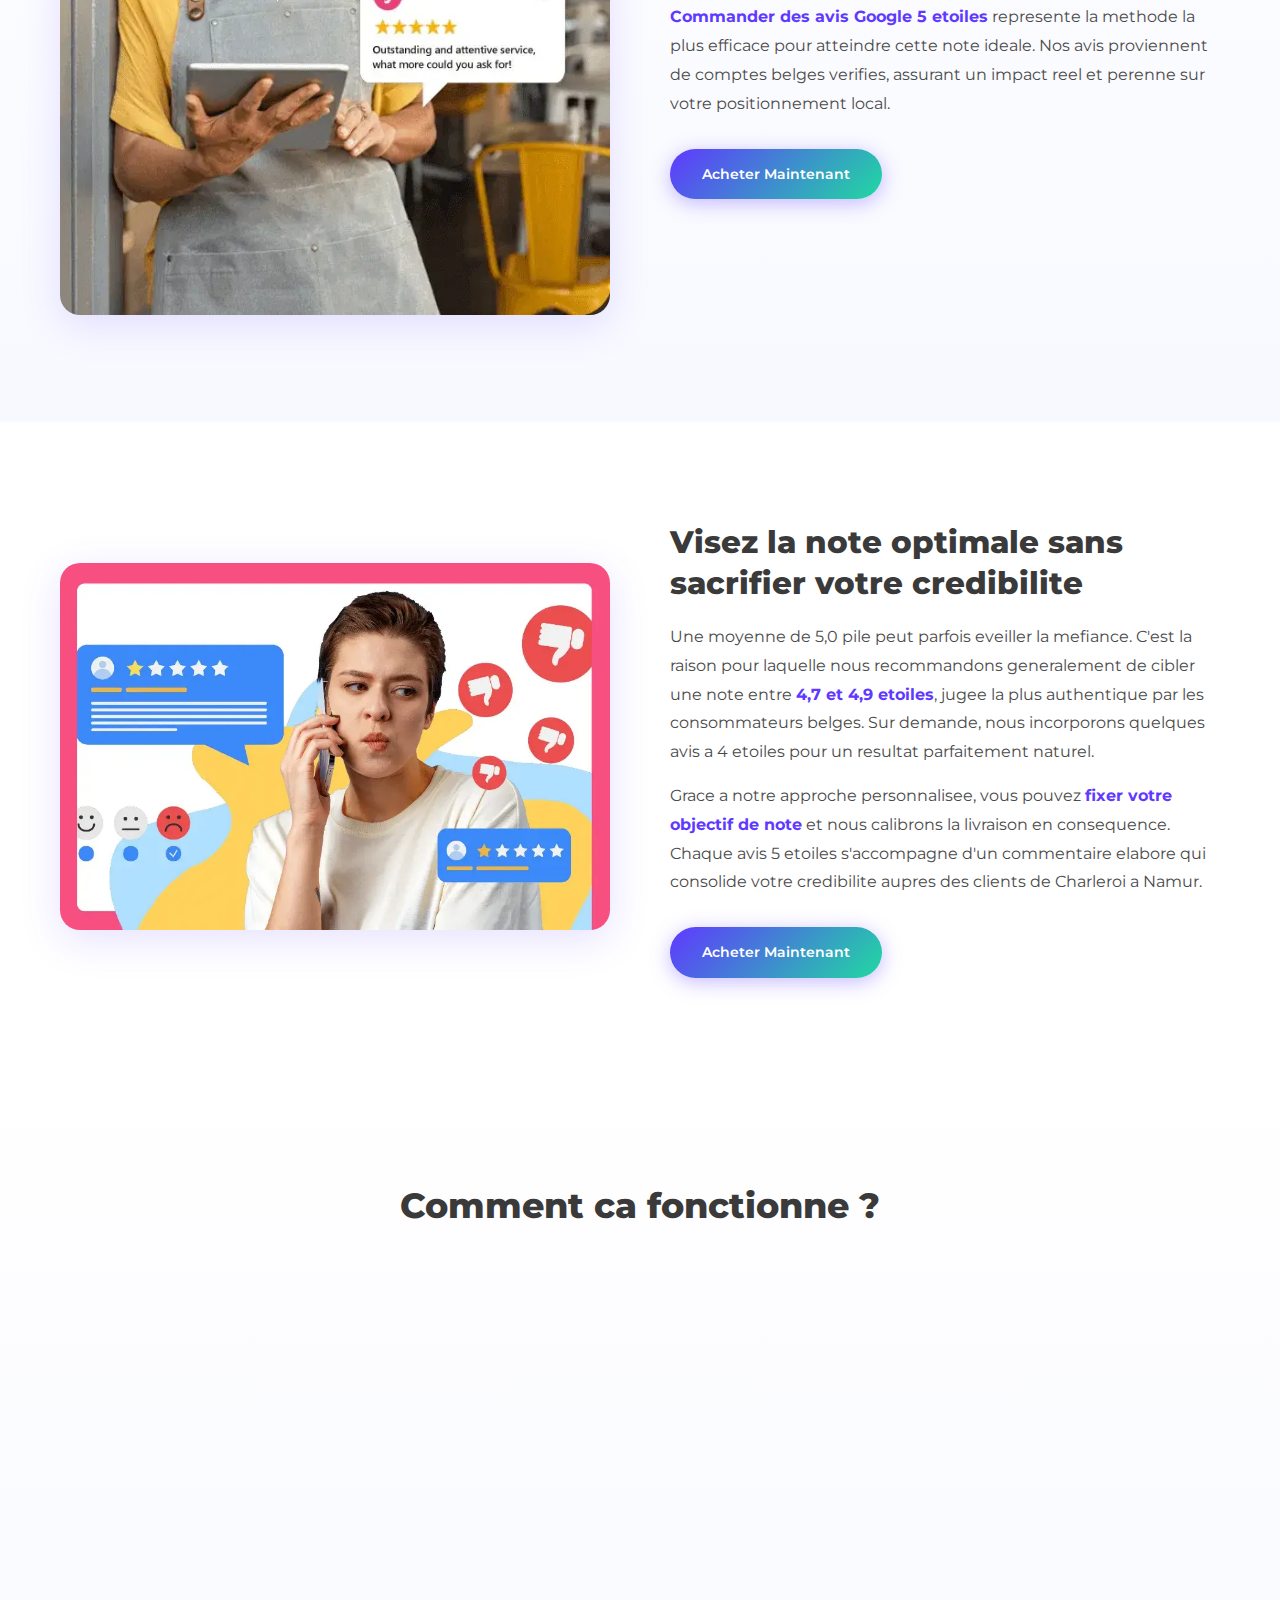
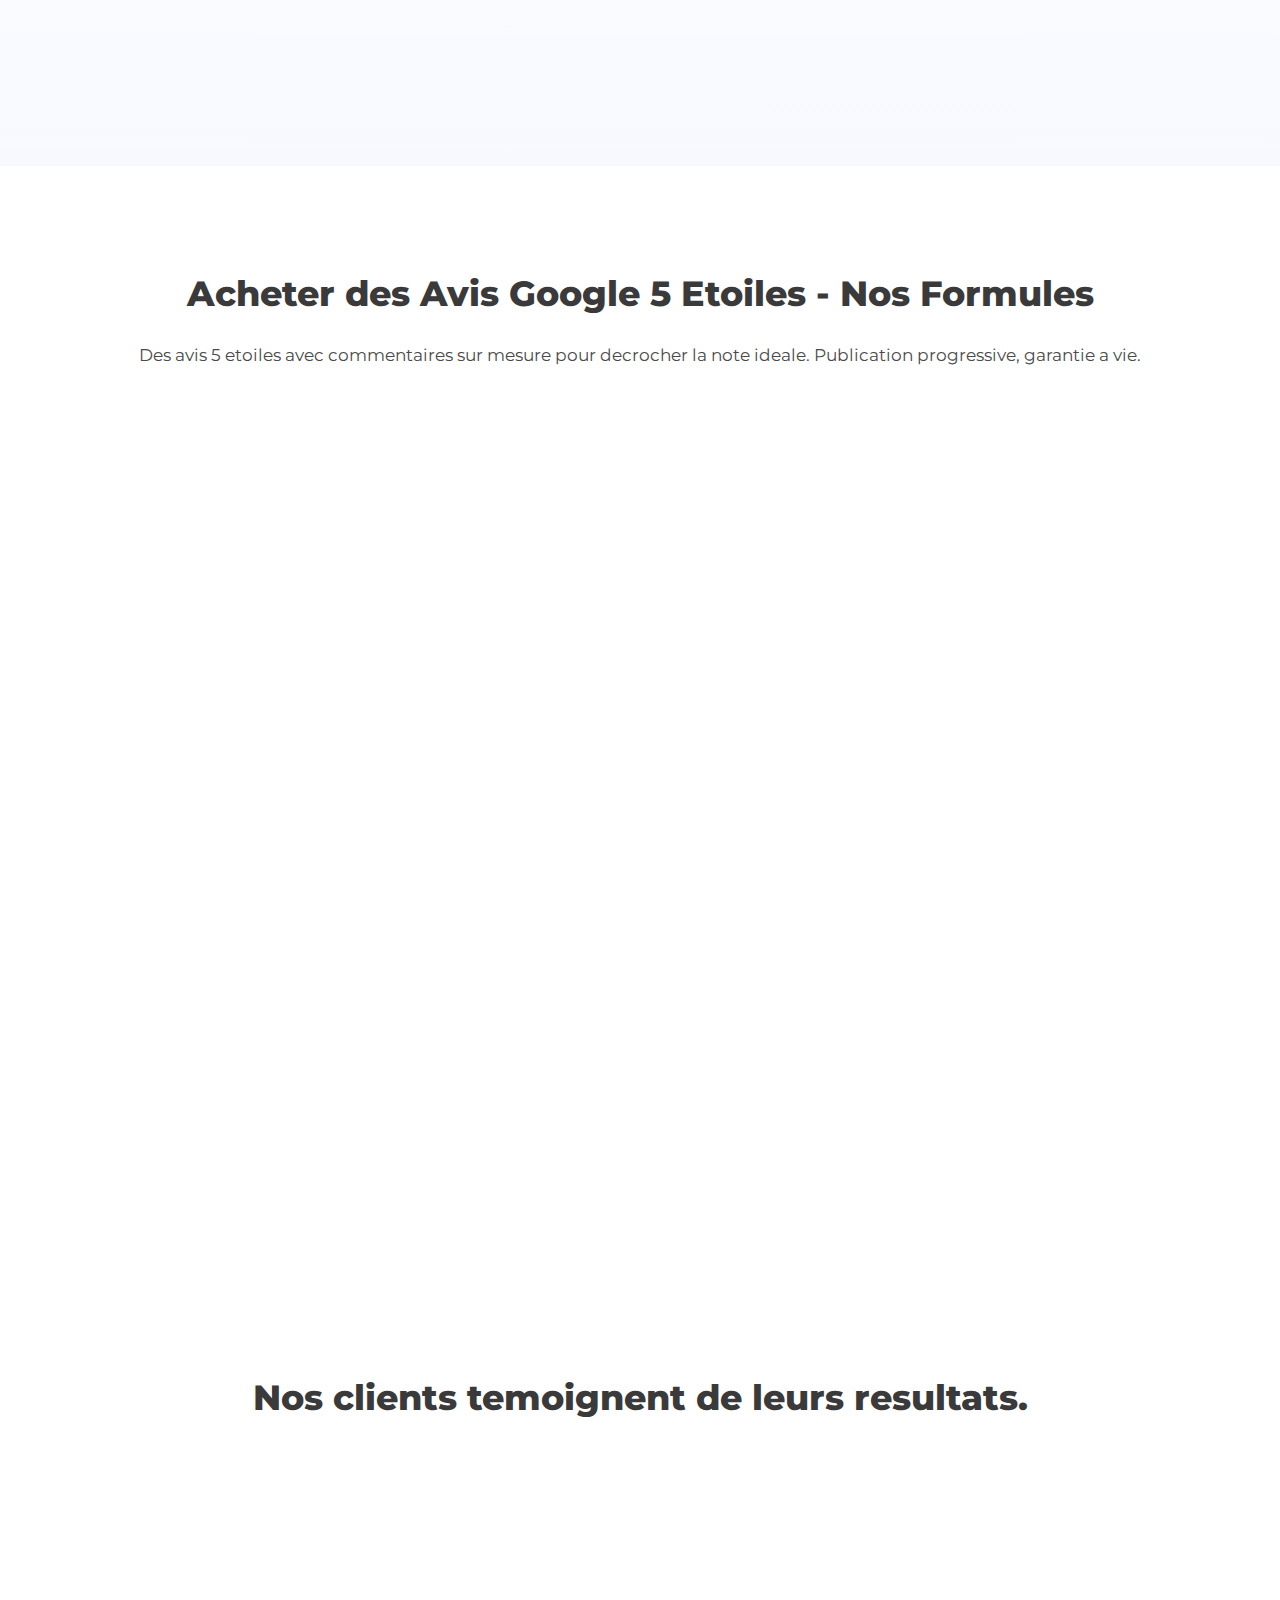
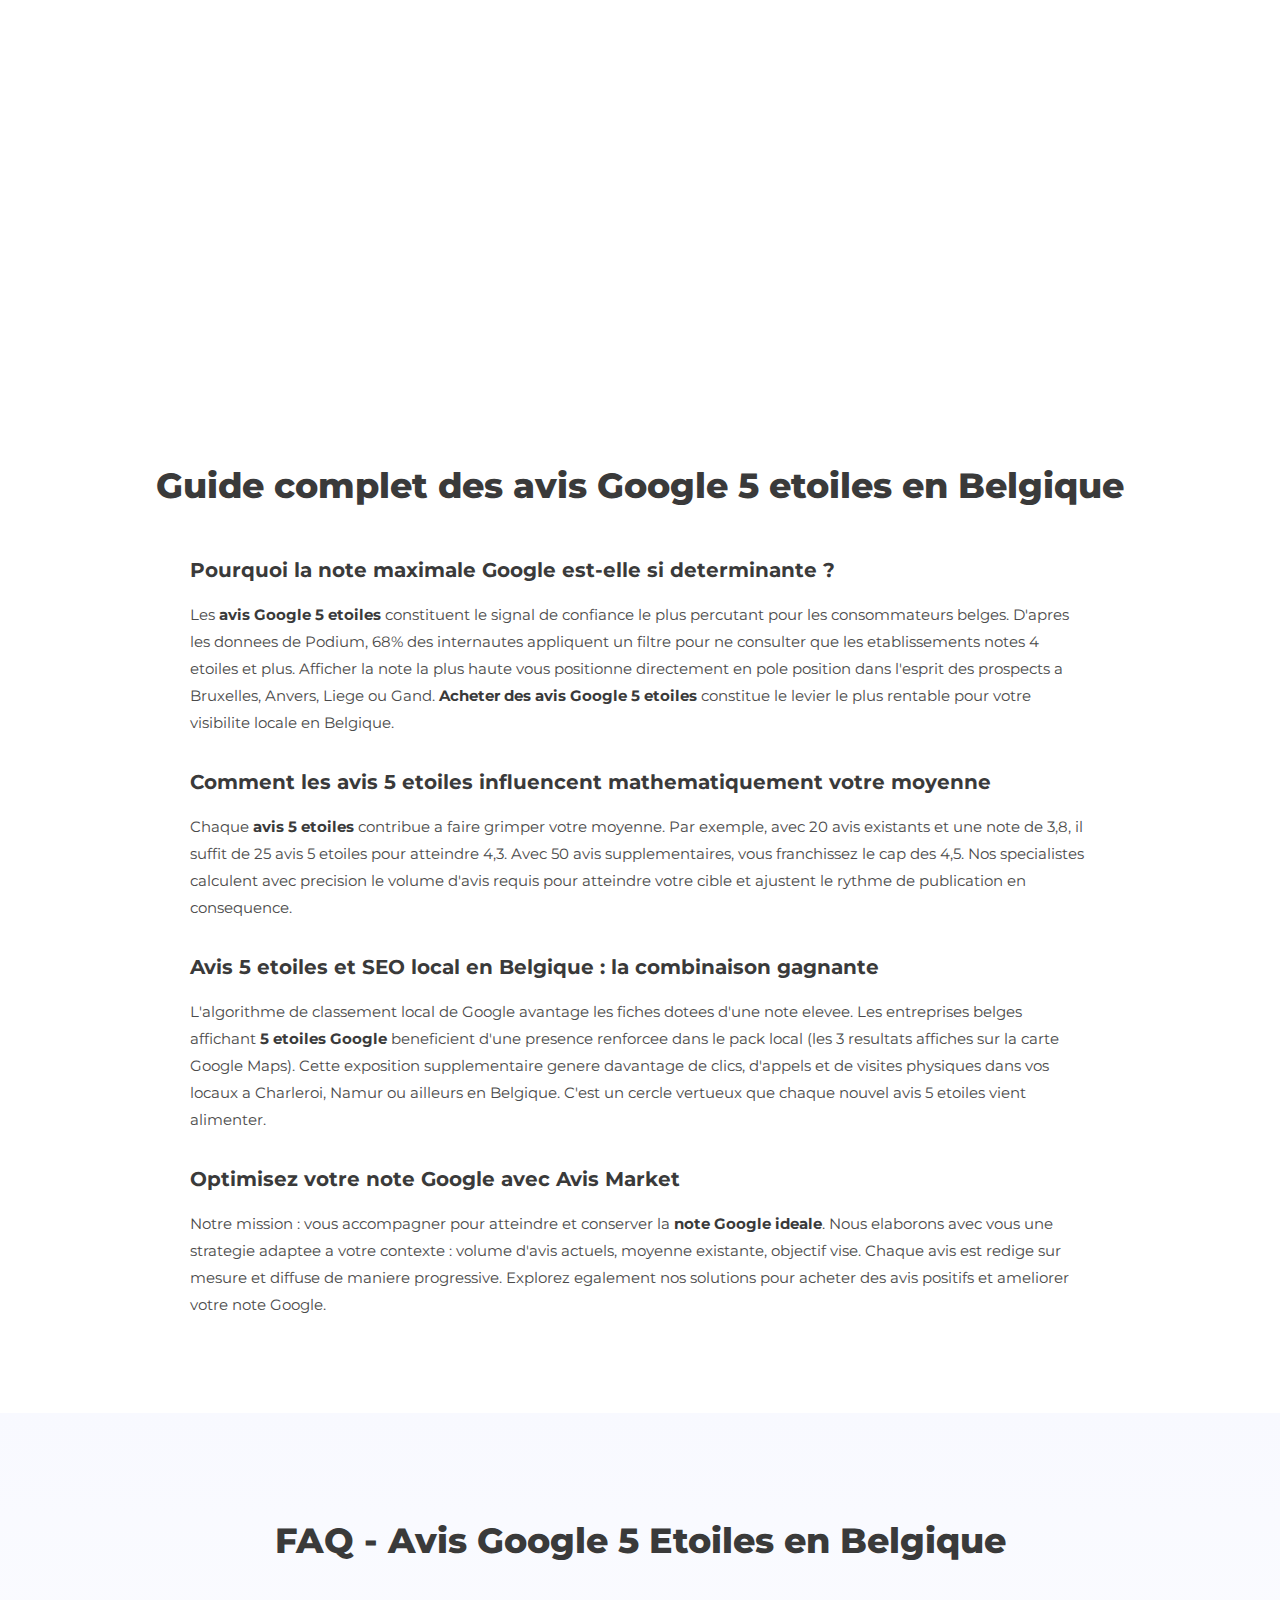
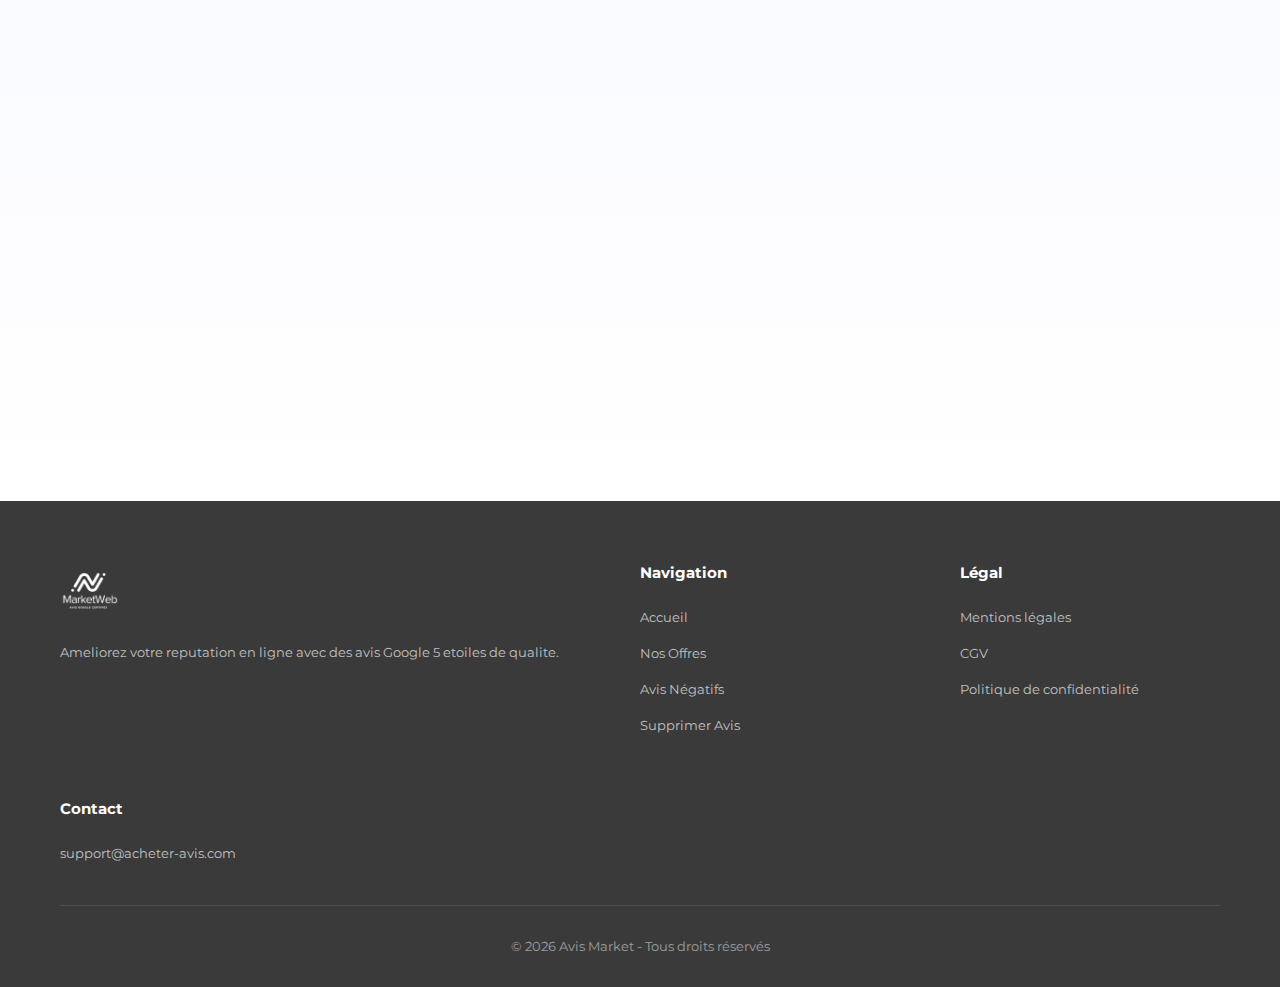
<file: acheter-avis-google-5-etoiles.html>
<!DOCTYPE html>
<html lang="fr">
<head>
    <meta charset="UTF-8">
    <meta name="viewport" content="width=device-width, initial-scale=1.0">
    <meta name="robots" content="index, follow">
    <title>Acheter Avis Google 5 Etoiles - Obtenez la Note Maximale Google</title>
    <meta name="description" content="Commandez des avis Google 5 etoiles pour propulser votre note au sommet. Comptes belges verifies, publication progressive et garantie a vie a partir de 99€.">
    <link rel="canonical" href="https://acheter-avis.com/acheter-avis-google-5-etoiles.html"/>
    <link rel="alternate" hreflang="fr-BE" href="https://acheter-avis.com/acheter-avis-google-5-etoiles.html"/>
    <link rel="alternate" hreflang="x-default" href="https://acheter-avis.com/acheter-avis-google-5-etoiles.html"/>
    <meta name="geo.region" content="BE">
    <meta name="geo.placename" content="Bruxelles, Belgique">
    <meta name="geo.position" content="50.8503;4.3517">
    <meta name="ICBM" content="50.8503, 4.3517">
    <link rel="preconnect" href="https://fonts.googleapis.com">
    <link rel="preconnect" href="https://fonts.gstatic.com" crossorigin>
    <link href="https://fonts.googleapis.com/css2?family=Montserrat:wght@400;500;600;700;800&display=swap" rel="stylesheet">
    <link rel="stylesheet" href="styles.css">
    <link rel="icon" type="image/x-icon" href="/favicon.ico">
    <link rel="shortcut icon" href="/favicon.ico">
    <link rel="apple-touch-icon" type="image/png" sizes="96x96" href="./logo/apple-icon-96x96.png">
    <link rel="icon" type="image/png" sizes="32x32" href="./logo/android-icon-32x32.png">
    <link rel="icon" type="image/png" sizes="96x96" href="./logo/android-icon-96x96.png">
    <meta name="msapplication-TileColor" content="#ffffff">
    <meta name="msapplication-TileImage" content="./logo/ms-icon-96x96.png">

    <meta property="og:type" content="website">
    <meta property="og:url" content="https://acheter-avis.com/acheter-avis-google-5-etoiles.html">
    <meta property="og:title" content="Acheter Avis Google 5 Etoiles - Obtenez la Note Maximale Google">
    <meta property="og:description" content="Commandez des avis Google 5 etoiles pour atteindre la note parfaite. Comptes belges verifies, garantie a vie des 99€.">
    <meta property="og:image" content="https://acheter-avis.com/acheter-avis-google.png">
    <meta property="og:locale" content="fr_BE">
    <meta property="og:site_name" content="Avis Market">

    <meta name="twitter:card" content="summary_large_image">
    <meta name="twitter:title" content="Acheter Avis Google 5 Etoiles - Obtenez la Note Maximale Google">
    <meta name="twitter:description" content="Commandez des avis Google 5 etoiles pour atteindre la note parfaite. Comptes belges verifies, garantie a vie des 99€.">
    <meta name="twitter:image" content="https://acheter-avis.com/acheter-avis-google.png">

    <script type="application/ld+json">
    {
        "@context": "https://schema.org",
        "@graph": [
            {
                "@type": "BreadcrumbList",
                "itemListElement": [
                    {
                        "@type": "ListItem",
                        "position": 1,
                        "name": "Accueil",
                        "item": "https://acheter-avis.com/"
                    },
                    {
                        "@type": "ListItem",
                        "position": 2,
                        "name": "Acheter Avis Google 5 Etoiles",
                        "item": "https://acheter-avis.com/acheter-avis-google-5-etoiles.html"
                    }
                ]
            },
            {
                "@type": "Organization",
                "name": "Avis Market",
                "url": "https://acheter-avis.com",
                "logo": "https://acheter-avis.com/logo.png",
                "hasOfferCatalog": {
                    "@type": "OfferCatalog",
                    "name": "Nos services",
                    "itemListElement": [
                        {
                            "@type": "Offer",
                            "itemOffered": {
                                "@type": "Service",
                                "name": "acheter avis google 5 etoiles",
                                "url": "https://acheter-avis.com/acheter-avis-google-5-etoiles.html"
                            }
                        }
                    ]
                }
            },
            {
                "@type": "FAQPage",
                "mainEntity": [
                    {
                        "@type": "Question",
                        "name": "Tous les avis commandes sont-ils notes 5 etoiles ?",
                        "acceptedAnswer": {
                            "@type": "Answer",
                            "text": "Par defaut, la totalite de nos avis porte la note maximale de 5 etoiles. Si vous preferez un melange plus realiste incluant quelques notes de 4 etoiles, nous ajustons la livraison selon vos souhaits."
                        }
                    },
                    {
                        "@type": "Question",
                        "name": "Quel volume d'avis 5 etoiles est necessaire pour passer a 4,5 de moyenne ?",
                        "acceptedAnswer": {
                            "@type": "Answer",
                            "text": "Le nombre requis varie en fonction de votre note actuelle et du volume d'avis deja publies. Echangez avec nous sur WhatsApp apres votre commande pour obtenir un calcul precis adapte a votre situation."
                        }
                    },
                    {
                        "@type": "Question",
                        "name": "Est-ce qu'une note parfaite de 5 etoiles parait credible aux yeux des clients ?",
                        "acceptedAnswer": {
                            "@type": "Answer",
                            "text": "Les consommateurs percoivent une note entre 4,5 et 4,9 comme la plus fiable. Si votre moyenne est deja haute, nous pouvons integrer quelques avis a 4 etoiles pour un rendu encore plus authentique."
                        }
                    },
                    {
                        "@type": "Question",
                        "name": "Sous quel delai ma note Google commence-t-elle a monter ?",
                        "acceptedAnswer": {
                            "@type": "Answer",
                            "text": "Les tout premiers avis 5 etoiles apparaissent dans les 24 a 48 heures. A raison de 1 a 2 avis quotidiens, votre note evolue graduellement de facon naturelle au cours des semaines suivantes."
                        }
                    }
                ]
            },
            {
                "@type": "ItemList",
                "name": "Nos Offres Avis Positifs",
                "itemListElement": [
                    {
                        "@type": "ListItem",
                        "position": 1,
                        "item": {
                            "@type": "Product",
                            "name": "25 Avis Positifs + 5 offerts",
                            "description": "Pack 25 Avis Positifs + 5 offerts.",
                            "offers": {
                                "@type": "Offer",
                                "availability": "https://schema.org/InStock",
                                "price": "99",
                                "priceCurrency": "EUR"
                            }
                        }
                    },
                    {
                        "@type": "ListItem",
                        "position": 2,
                        "item": {
                            "@type": "Product",
                            "name": "50 Avis Positifs + 10 offerts",
                            "description": "Pack 50 Avis Positifs + 10 offerts.",
                            "offers": {
                                "@type": "Offer",
                                "availability": "https://schema.org/InStock",
                                "price": "169",
                                "priceCurrency": "EUR"
                            }
                        }
                    },
                    {
                        "@type": "ListItem",
                        "position": 3,
                        "item": {
                            "@type": "Product",
                            "name": "100 Avis Positifs + 20 offerts",
                            "description": "Pack 100 Avis Positifs + 20 offerts.",
                            "offers": {
                                "@type": "Offer",
                                "availability": "https://schema.org/InStock",
                                "price": "279",
                                "priceCurrency": "EUR"
                            }
                        }
                    }
                ]
            }
        ]
    }
    </script>
</head>
<body>
    <header class="header">
        <div class="container">
            <a href="https://acheter-avis.com" class="logo">
                <img src="logo.png" alt="Avis Google - Service d'avis 5 etoiles" title="Avis Google" class="logo-img">
            </a>
            <nav class="nav">
                <ul class="nav-list">
                    <li><a href="https://acheter-avis.com" class="nav-link">Accueil</a></li>
                    <li class="nav-item dropdown">
                        <a href="#" class="nav-link">Nos Offres <span class="dropdown-arrow">▼</span></a>
                        <div class="dropdown-menu">
                            <a href="https://acheter-avis.com#offres-positifs">Avis Positifs</a>
                            <a href="acheter-avis-negatif-google.html#offres">Avis Négatifs</a>
                            <a href="supprimer-avis-google.html#offres">Supprimer Avis</a>
                        </div>
                    </li>
                </ul>
            </nav>
            <button class="menu-toggle" aria-label="Menu">
                <span></span>
                <span></span>
                <span></span>
            </button>
        </div>
    </header>
    <div class="promo-bar">&#x26A1; -20% sur votre 1&egrave;re commande avec le code <span class="promo-code">BIENVENUE20</span></div>

    <section id="accueil" class="hero">
        <div class="container">
            <div class="hero-content">
                <h1>Acheter Avis Google 5 Etoiles <br> Obtenez la Note Maximale Google</h1>
                <p class="hero-subtitle">Boostez votre fiche Google vers la note parfaite grace a des avis 5 etoiles publies par des comptes belges authentiques. Atteignez le sommet du classement local et eclipsez la concurrence en Belgique.</p>
                <a href="#offres-positifs" class="btn btn-primary" title="acheter avis google 5 etoiles">Nos Offres</a>
            </div>
            <div class="hero-image">
                <img src="acheter-avis-google.png" alt="Acheter des avis Google 5 etoiles en Belgique" title="Acheter avis Google 5 etoiles Belgique" width="964" height="421" class="hero-img" loading="eager">
            </div>
        </div>
    </section>

    <section class="stats">
        <div class="container">
            <div class="stat-card">
                <div class="stat-number" data-target="89" data-suffix="%">89%</div>
                <p>font confiance aux avis</p>
            </div>
            <div class="stat-card">
                <div class="stat-number" data-target="75" data-suffix="%">75%</div>
                <p>choisissent une entreprise grâce aux avis positifs</p>
            </div>
            <div class="stat-card">
                <div class="stat-number" data-target="75" data-suffix="%">75%</div>
                <p>exigent au moins 4 étoiles</p>
            </div>
            <div class="stat-card">
                <div class="stat-number" data-target="0" data-static="+9%">+9%</div>
                <p>de chiffre d'affaires</p>
            </div>
        </div>
    </section>

    <section class="credibility">
        <div class="container">
            <div class="credibility-image">
                <img src="acheter-avis-google-entreprise.webp" alt="Avis Google 5 etoiles pour entreprise belge" title="Acheter avis Google 5 etoiles entreprise Belgique" width="601" height="791" class="credibility-img" loading="lazy">
            </div>
            <div class="credibility-content">
                <h2>En quoi les 5 etoiles Google transforment votre activite ?</h2>
                <p>Sur Google, votre note est l'element decisif que decouvrent en premier les internautes belges. L'ecart entre <strong>4 et 5 etoiles</strong> peut entrainer jusqu'a 30% de clics supplementaires sur votre etablissement. Les entreprises affichant 5 etoiles a Bruxelles, Anvers, Liege ou Gand captent spontanement davantage d'appels, de visites et de ventes.</p>
                <p><strong>Commander des avis Google 5 etoiles</strong> represente la methode la plus efficace pour atteindre cette note ideale. Nos avis proviennent de comptes belges verifies, assurant un impact reel et perenne sur votre positionnement local.</p>
                <a href="#offres-positifs" class="btn btn-primary">Acheter Maintenant</a>
            </div>
        </div>
    </section>

    <section class="credibility credibility-reverse">
        <div class="container">
            <div class="credibility-content">
                <h2>Visez la note optimale sans sacrifier votre credibilite</h2>
                <p>Une moyenne de 5,0 pile peut parfois eveiller la mefiance. C'est la raison pour laquelle nous recommandons generalement de cibler une note entre <strong>4,7 et 4,9 etoiles</strong>, jugee la plus authentique par les consommateurs belges. Sur demande, nous incorporons quelques avis a 4 etoiles pour un resultat parfaitement naturel.</p>
                <p>Grace a notre approche personnalisee, vous pouvez <strong>fixer votre objectif de note</strong> et nous calibrons la livraison en consequence. Chaque avis 5 etoiles s'accompagne d'un commentaire elabore qui consolide votre credibilite aupres des clients de Charleroi a Namur.</p>
                <a href="#offres-positifs" class="btn btn-primary" title="avis 5 etoiles google belgique">Acheter Maintenant</a>
            </div>
            <div class="credibility-image">
                <img src="acheter-faux-avis-google.webp" alt="Note 5 etoiles Google My Business Belgique" title="Avis 5 etoiles Google Maps Belgique" width="900" height="600" class="credibility-img" loading="lazy">
            </div>
        </div>
    </section>

    <section class="how-it-works">
        <div class="container">
            <h2 class="section-title">Comment ca fonctionne ?</h2>
            <div class="steps">
                <div class="step">
                    <div class="step-icon"><span>1</span></div>
                    <h3>Choisissez votre formule</h3>
                    <p>Optez pour le volume d'avis adapte a vos objectifs de reputation. Votre commande est traitee immediatement apres validation du paiement.</p>
                </div>
                <div class="step">
                    <div class="step-icon"><span>2</span></div>
                    <h3>Echange via WhatsApp</h3>
                    <p>Notre equipe vous contacte pour verifier les details de votre etablissement. Cela permet de rediger des avis pertinents, credibles et en phase avec votre secteur d'activite.</p>
                </div>
                <div class="step">
                    <div class="step-icon"><span>3</span></div>
                    <h3>Publication progressive des avis</h3>
                    <p>Les avis sont mis en ligne graduellement pour garantir un aspect totalement organique. Votre visibilite, votre reputation et votre taux de conversion progressent au fil des jours.</p>
                </div>
            </div>
        </div>
    </section>

    <section id="offres-positifs" class="pricing">
        <div class="container">
            <h2 class="section-title">Acheter des Avis Google 5 Etoiles - Nos Formules</h2>
            <p class="section-subtitle">Des avis 5 etoiles avec commentaires sur mesure pour decrocher la note ideale. Publication progressive, garantie a vie.</p>
            <div class="pricing-cards">
                <div class="pricing-card">
                    <div class="pricing-header">
                        <h3>25 Avis Positifs</h3>
                        <div class="pricing-bonus">+ 5 offerts</div>
                    </div>
                    <div class="pricing-price">
                        <span class="price">99€</span>
                    </div>
                    <ul class="pricing-features">
                        <li><span class="check">✓</span> Comptes 🇫🇷 🇧🇪</li>
                        <li><span class="check">✓</span> Nom prénom 🇫🇷 🇧🇪</li>
                        <li><span class="check">✓</span> Textes Personnalisés</li>
                        <li><span class="check">✓</span> Fournissez vos Textes</li>
                        <li><span class="check">✓</span> Fournissez vos Images</li>
                        <li><span class="check">✓</span> Garantie à vie</li>
                        <li><span class="check">✓</span> Rythme 1 à 2 avis/jrs</li>
                        <li><span class="check">✓</span> Service Client 24/7</li>
                    </ul>
                    <a href="https://buy.stripe.com/cNi00i45B4re0GS8bRabK0z" class="btn btn-outline" target="_blank" rel="noopener noreferrer">Commander</a>
                </div>

                <div class="pricing-card featured">
                    <div class="pricing-badge">⭐ 5 Étoiles</div>
                    <div class="pricing-header">
                        <h3>50 Avis Positifs</h3>
                        <div class="pricing-bonus">+ 10 offerts</div>
                    </div>
                    <div class="pricing-price">
                        <span class="price">169€</span>
                    </div>
                    <ul class="pricing-features">
                        <li><span class="check">✓</span> Comptes 🇫🇷 🇧🇪</li>
                        <li><span class="check">✓</span> Nom prénom 🇫🇷 🇧🇪</li>
                        <li><span class="check">✓</span> Textes Personnalisés</li>
                        <li><span class="check">✓</span> Fournissez vos Textes</li>
                        <li><span class="check">✓</span> Fournissez vos Images</li>
                        <li><span class="check">✓</span> Garantie à vie</li>
                        <li><span class="check">✓</span> Rythme 1 à 2 avis/jrs</li>
                        <li><span class="check">✓</span> Service Client 24/7</li>
                    </ul>
                    <a href="https://buy.stripe.com/28E28qfOj3na1KW3VBabK0A" class="btn btn-primary" title="acheter avis google 5 etoiles" target="_blank" rel="noopener noreferrer">Commander</a>
                </div>

                <div class="pricing-card">
                    <div class="pricing-header">
                        <h3>100 Avis Positifs</h3>
                        <div class="pricing-bonus">+ 20 offerts</div>
                    </div>
                    <div class="pricing-price">
                        <span class="price">279€</span>
                    </div>
                    <ul class="pricing-features">
                        <li><span class="check">✓</span> Comptes 🇫🇷 🇧🇪</li>
                        <li><span class="check">✓</span> Nom prénom 🇫🇷 🇧🇪</li>
                        <li><span class="check">✓</span> Textes Personnalisés</li>
                        <li><span class="check">✓</span> Fournissez vos Textes</li>
                        <li><span class="check">✓</span> Fournissez vos Images</li>
                        <li><span class="check">✓</span> Garantie à vie</li>
                        <li><span class="check">✓</span> Rythme 1 à 2 avis/jrs</li>
                        <li><span class="check">✓</span> Service Client 24/7</li>
                    </ul>
                    <a href="https://buy.stripe.com/00wfZg59F1f2exI77NabK0B" title="avis 5 etoiles google" class="btn btn-outline" target="_blank" rel="noopener noreferrer">Commander</a>
                </div>
            </div>
        </div>
    </section>

    <section class="testimonials">
        <div class="container">
            <h2 class="section-title">Nos clients temoignent de leurs resultats.</h2>
            <div class="testimonials-grid">
                <div class="testimonial-card">
                    <img src="acheter-avis-google-my-business.webp" alt="Temoignage client avis Google 5 etoiles Belgique" title="Temoignage 5 etoiles Belgique" width="768" height="1496" class="testimonial-img" loading="lazy">
                </div>
                <div class="testimonial-card">
                    <img src="acheter-commentaire-google.webp" alt="Retour client apres achat avis 5 etoiles" title="Resultat 5 etoiles Google Belgique" width="768" height="1496" class="testimonial-img" loading="lazy">
                </div>
                <div class="testimonial-card">
                    <img src="achat-avis-positif-google.webp" alt="Client satisfait note 5 etoiles Google Belgique" title="Note 5 etoiles obtenue" width="768" height="1496" class="testimonial-img" loading="lazy">
                </div>
                <div class="testimonial-card">
                    <img src="achat-avis-positifs.webp" alt="Resultat apres achat avis Google 5 etoiles Belgique" title="Resultat 5 etoiles Google Maps Belgique" width="768" height="1496" class="testimonial-img" loading="lazy">
                </div>
            </div>
        </div>
    </section>

    <section class="seo-content">
        <div class="container">
            <h2 class="section-title">Guide complet des avis Google 5 etoiles en Belgique</h2>
            <div class="seo-text">
                <h3>Pourquoi la note maximale Google est-elle si determinante ?</h3>
                <p>Les <strong>avis Google 5 etoiles</strong> constituent le signal de confiance le plus percutant pour les consommateurs belges. D'apres les donnees de Podium, 68% des internautes appliquent un filtre pour ne consulter que les etablissements notes 4 etoiles et plus. Afficher la note la plus haute vous positionne directement en pole position dans l'esprit des prospects a Bruxelles, Anvers, Liege ou Gand. <strong>Acheter des avis Google 5 etoiles</strong> constitue le levier le plus rentable pour votre visibilite locale en Belgique.</p>

                <h3>Comment les avis 5 etoiles influencent mathematiquement votre moyenne</h3>
                <p>Chaque <strong>avis 5 etoiles</strong> contribue a faire grimper votre moyenne. Par exemple, avec 20 avis existants et une note de 3,8, il suffit de 25 avis 5 etoiles pour atteindre 4,3. Avec 50 avis supplementaires, vous franchissez le cap des 4,5. Nos specialistes calculent avec precision le volume d'avis requis pour atteindre votre cible et ajustent le rythme de publication en consequence.</p>

                <h3>Avis 5 etoiles et SEO local en Belgique : la combinaison gagnante</h3>
                <p>L'algorithme de classement local de Google avantage les fiches dotees d'une note elevee. Les entreprises belges affichant <strong>5 etoiles Google</strong> beneficient d'une presence renforcee dans le pack local (les 3 resultats affiches sur la carte Google Maps). Cette exposition supplementaire genere davantage de clics, d'appels et de visites physiques dans vos locaux a Charleroi, Namur ou ailleurs en Belgique. C'est un cercle vertueux que chaque nouvel avis 5 etoiles vient alimenter.</p>

                <h3>Optimisez votre note Google avec Avis Market</h3>
                <p>Notre mission : vous accompagner pour atteindre et conserver la <strong>note Google ideale</strong>. Nous elaborons avec vous une strategie adaptee a votre contexte : volume d'avis actuels, moyenne existante, objectif vise. Chaque avis est redige sur mesure et diffuse de maniere progressive. Explorez egalement nos solutions pour <a href="acheter-avis-google-positifs.html">acheter des avis positifs</a> et <a href="ameliorer-note-google.html">ameliorer votre note Google</a>.</p>
            </div>
        </div>
    </section>

    <section class="faq">
        <div class="container">
            <h2 class="section-title">FAQ - Avis Google 5 Etoiles en Belgique</h2>
            <div class="faq-list">
                <div class="faq-item">
                    <button class="faq-question">
                        <span>Tous les avis commandés portent-ils la note de 5 étoiles ?</span>
                        <span class="faq-icon">+</span>
                    </button>
                    <div class="faq-answer">
                        <p>Par défaut, la totalité de nos avis porte la note maximale de 5 étoiles. Si vous préférez un mélange plus réaliste incluant quelques notes de 4 étoiles, nous ajustons la livraison selon vos souhaits.</p>
                    </div>
                </div>
                <div class="faq-item">
                    <button class="faq-question">
                        <span>Quel volume d'avis 5 étoiles est nécessaire pour passer à 4,5 de moyenne ?</span>
                        <span class="faq-icon">+</span>
                    </button>
                    <div class="faq-answer">
                        <p>Le nombre requis varie en fonction de votre note actuelle et du volume d'avis déjà publiés. Échangez avec nous sur WhatsApp après votre commande pour obtenir un calcul précis adapté à votre situation.</p>
                    </div>
                </div>
                <div class="faq-item">
                    <button class="faq-question">
                        <span>Est-ce qu'une note parfaite de 5 étoiles paraît crédible aux yeux des clients ?</span>
                        <span class="faq-icon">+</span>
                    </button>
                    <div class="faq-answer">
                        <p>Les consommateurs perçoivent une note entre 4,5 et 4,9 comme la plus fiable. Si votre moyenne est déjà haute, nous pouvons intégrer quelques avis à 4 étoiles pour un rendu encore plus authentique.</p>
                    </div>
                </div>
                <div class="faq-item">
                    <button class="faq-question">
                        <span>Sous quel délai ma note Google commence-t-elle à monter ?</span>
                        <span class="faq-icon">+</span>
                    </button>
                    <div class="faq-answer">
                        <p>Les tout premiers avis 5 étoiles apparaissent dans les 24 à 48 heures. À raison de 1 à 2 avis quotidiens, votre note évolue graduellement de façon naturelle au cours des semaines suivantes.</p>
                    </div>
                </div>
            </div>
        </div>
    </section>

    <footer class="footer">
        <div class="container">
            <div class="footer-content">
                <div class="footer-brand">
                    <a href="https://acheter-avis.com" class="logo">
                        <img src="logo.png" alt="Avis Market - Logo" title="Avis Market" class="logo-img">
                    </a>
                    <p>Ameliorez votre reputation en ligne avec des avis Google 5 etoiles de qualite.</p>
                </div>
                <div class="footer-links">
                    <h4>Navigation</h4>
                    <ul>
                        <li><a href="https://acheter-avis.com">Accueil</a></li>
                        <li><a href="https://acheter-avis.com#offres-positifs">Nos Offres</a></li>
                        <li><a href="acheter-avis-negatif-google.html">Avis Négatifs</a></li>
                        <li><a href="supprimer-avis-google.html">Supprimer Avis</a></li>
                    </ul>
                </div>
                <div class="footer-links">
                    <h4>Légal</h4>
                    <ul>
                        <li><a href="#">Mentions légales</a></li>
                        <li><a href="#">CGV</a></li>
                        <li><a href="#">Politique de confidentialité</a></li>
                    </ul>
                </div>
                <div class="footer-links">
                    <h4>Contact</h4>
                    <ul>
                        <li><a href="mailto:support@acheter-avis.com">support@acheter-avis.com</a></li>
                    </ul>
                </div>
            </div>
            <div class="footer-bottom">
                <p>&copy; 2026 Avis Market - Tous droits réservés</p>
            </div>
        </div>
    </footer>


    <script>
        document.addEventListener('DOMContentLoaded', function() {
            const menuToggle = document.querySelector('.menu-toggle');
            const nav = document.querySelector('.nav');
            if (menuToggle && nav) {
                menuToggle.addEventListener('click', function() {
                    nav.classList.toggle('active');
                    menuToggle.classList.toggle('active');
                });
                const navLinks = document.querySelectorAll('.nav-link:not(.nav-item.dropdown > .nav-link)');
                navLinks.forEach(link => {
                    link.addEventListener('click', function() {
                        nav.classList.remove('active');
                        menuToggle.classList.remove('active');
                    });
                });
            }
            const dropdowns = document.querySelectorAll('.nav-item.dropdown');
            dropdowns.forEach(dropdown => {
                const dropdownLink = dropdown.querySelector('.nav-link');
                dropdownLink.addEventListener('click', function(e) {
                    if (window.innerWidth <= 768) {
                        e.preventDefault();
                        dropdown.classList.toggle('active');
                    }
                });
            });
            const dropdownMenuLinks = document.querySelectorAll('.dropdown-menu a');
            dropdownMenuLinks.forEach(link => {
                link.addEventListener('click', function() {
                    if (window.innerWidth <= 768) {
                        const nav = document.querySelector('.nav');
                        const menuToggle = document.querySelector('.menu-toggle');
                        nav.classList.remove('active');
                        menuToggle.classList.remove('active');
                        document.querySelectorAll('.nav-item.dropdown').forEach(d => d.classList.remove('active'));
                    }
                });
            });
            const anchorLinks = document.querySelectorAll('a[href^="#"]');
            anchorLinks.forEach(link => {
                link.addEventListener('click', function(e) {
                    e.preventDefault();
                    const targetId = this.getAttribute('href');
                    const targetElement = document.querySelector(targetId);
                    if (targetElement) {
                        const headerHeight = document.querySelector('.header').offsetHeight;
                        const targetPosition = targetElement.offsetTop - headerHeight;
                        window.scrollTo({ top: targetPosition, behavior: 'smooth' });
                    }
                });
            });
            const faqItems = document.querySelectorAll('.faq-item');
            faqItems.forEach(item => {
                const question = item.querySelector('.faq-question');
                question.addEventListener('click', function() {
                    faqItems.forEach(otherItem => {
                        if (otherItem !== item && otherItem.classList.contains('active')) {
                            otherItem.classList.remove('active');
                        }
                    });
                    item.classList.toggle('active');
                });
            });
            const sections = document.querySelectorAll('section[id]');
            const navLinksAll = document.querySelectorAll('.nav-link');
            function updateActiveNav() {
                const scrollPosition = window.scrollY + 100;
                sections.forEach(section => {
                    const sectionTop = section.offsetTop;
                    const sectionHeight = section.offsetHeight;
                    const sectionId = section.getAttribute('id');
                    if (scrollPosition >= sectionTop && scrollPosition < sectionTop + sectionHeight) {
                        navLinksAll.forEach(link => {
                            link.classList.remove('active');
                            if (link.getAttribute('href') === '#' + sectionId) {
                                link.classList.add('active');
                            }
                        });
                    }
                });
            }
            window.addEventListener('scroll', updateActiveNav);
            const header = document.querySelector('.header');
            function updateHeader() {
                if (window.scrollY > 50) {
                    header.style.boxShadow = '0 4px 20px rgba(0, 0, 0, 0.1)';
                } else {
                    header.style.boxShadow = '0 4px 15px rgba(0, 0, 0, 0.08)';
                }
            }
            window.addEventListener('scroll', updateHeader);
            const animateElements = document.querySelectorAll('.stat-card, .step, .pricing-card, .testimonial-card, .faq-item');
            const observerOptions = { threshold: 0.1, rootMargin: '0px 0px -50px 0px' };
            const observer = new IntersectionObserver(function(entries) {
                entries.forEach(entry => {
                    if (entry.isIntersecting) {
                        entry.target.style.opacity = '1';
                        entry.target.style.transform = 'translateY(0)';
                    }
                });
            }, observerOptions);
            animateElements.forEach(element => {
                element.style.opacity = '0';
                element.style.transform = 'translateY(30px)';
                element.style.transition = 'opacity 0.6s ease, transform 0.6s ease';
                observer.observe(element);
            });
            const statNumbers = document.querySelectorAll('.stat-number');
            let animated = false;
            function animateCounters() {
                if (animated) return;
                statNumbers.forEach(stat => {
                    const staticText = stat.getAttribute('data-static');
                    if (staticText) { stat.textContent = staticText; return; }
                    const target = parseInt(stat.getAttribute('data-target') || stat.textContent);
                    const suffix = stat.getAttribute('data-suffix') || '%';
                    if (isNaN(target) || target <= 0) return;
                    let current = 0;
                    const increment = target / 50;
                    const duration = 2000;
                    const stepTime = duration / 50;
                    const counter = setInterval(() => {
                        current += increment;
                        if (current >= target) { stat.textContent = target + suffix; clearInterval(counter); }
                        else { stat.textContent = Math.floor(current) + suffix; }
                    }, stepTime);
                });
                animated = true;
            }
            const statsSection = document.querySelector('.stats');
            if (statsSection) {
                const statsObserver = new IntersectionObserver((entries) => {
                    entries.forEach(entry => { if (entry.isIntersecting) { animateCounters(); } });
                }, { threshold: 0.5 });
                statsObserver.observe(statsSection);
            }
        });
    </script>
</body>
</html>
</file>
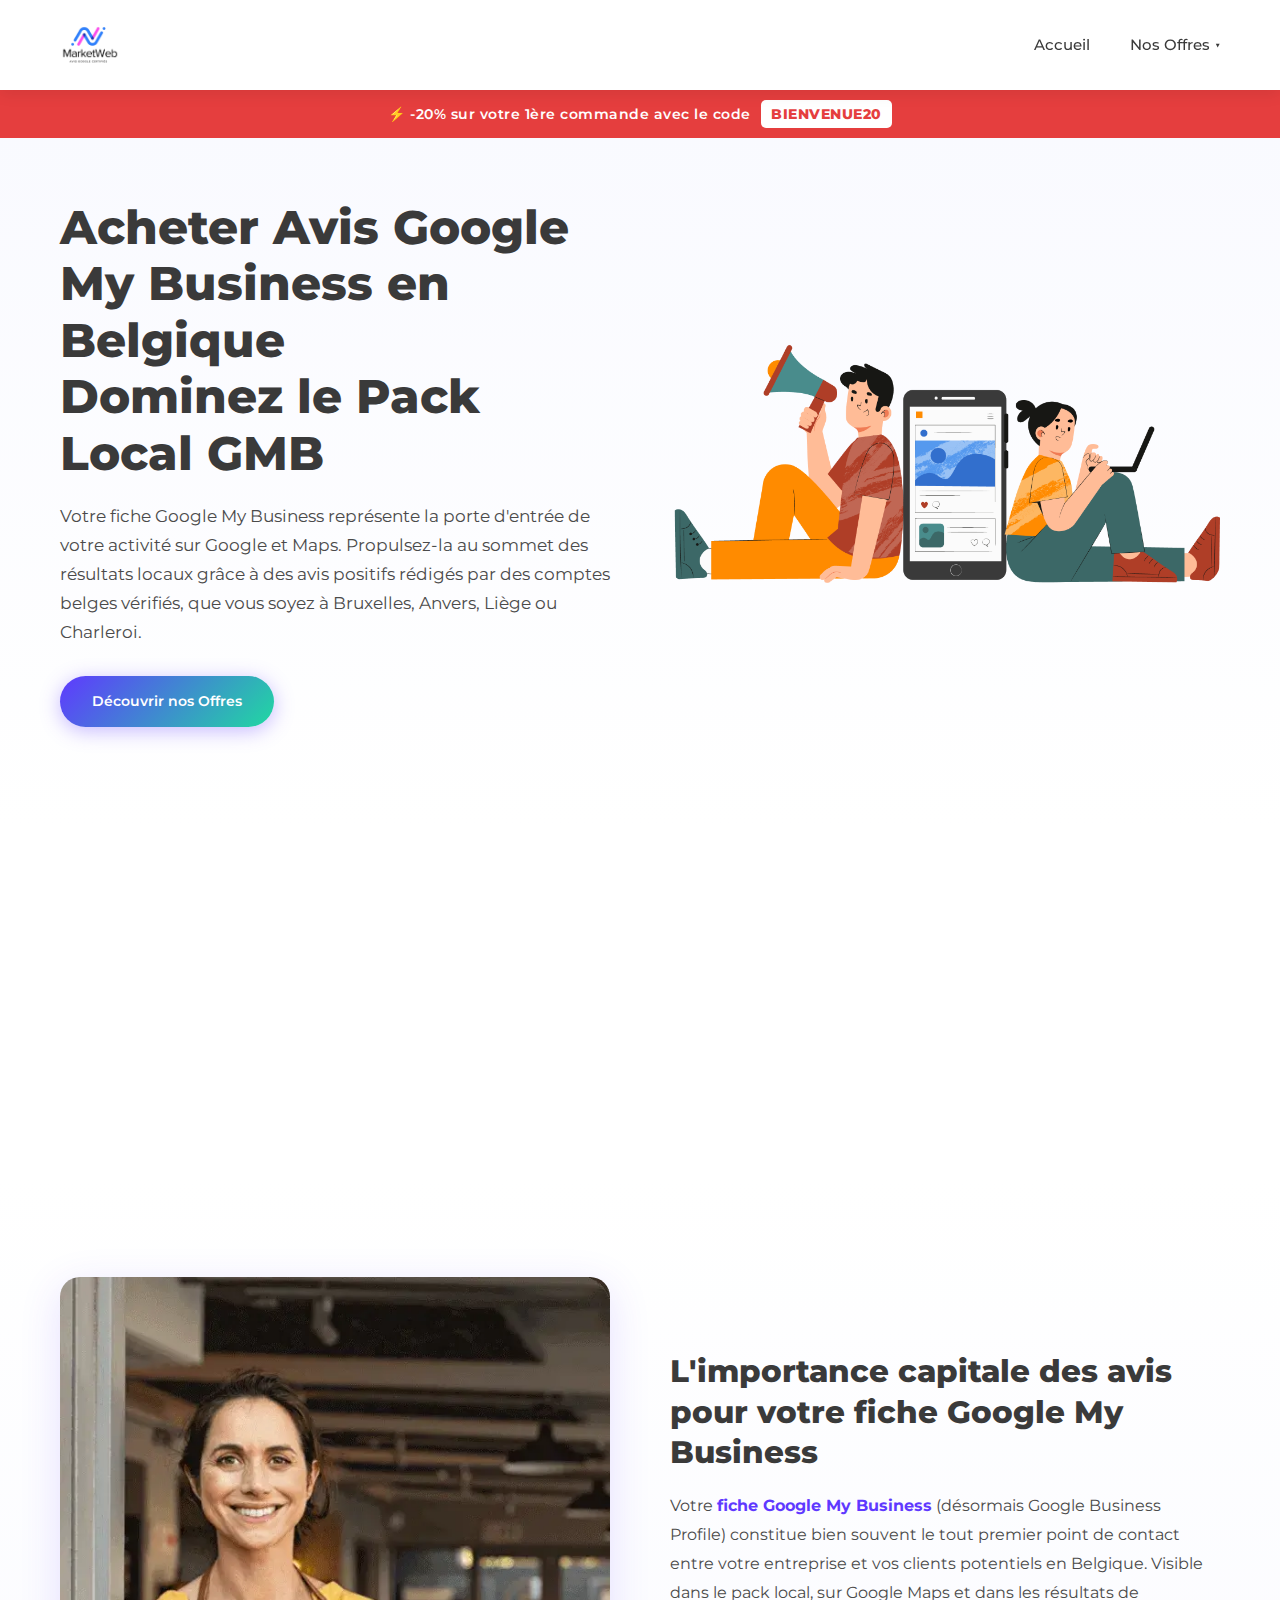
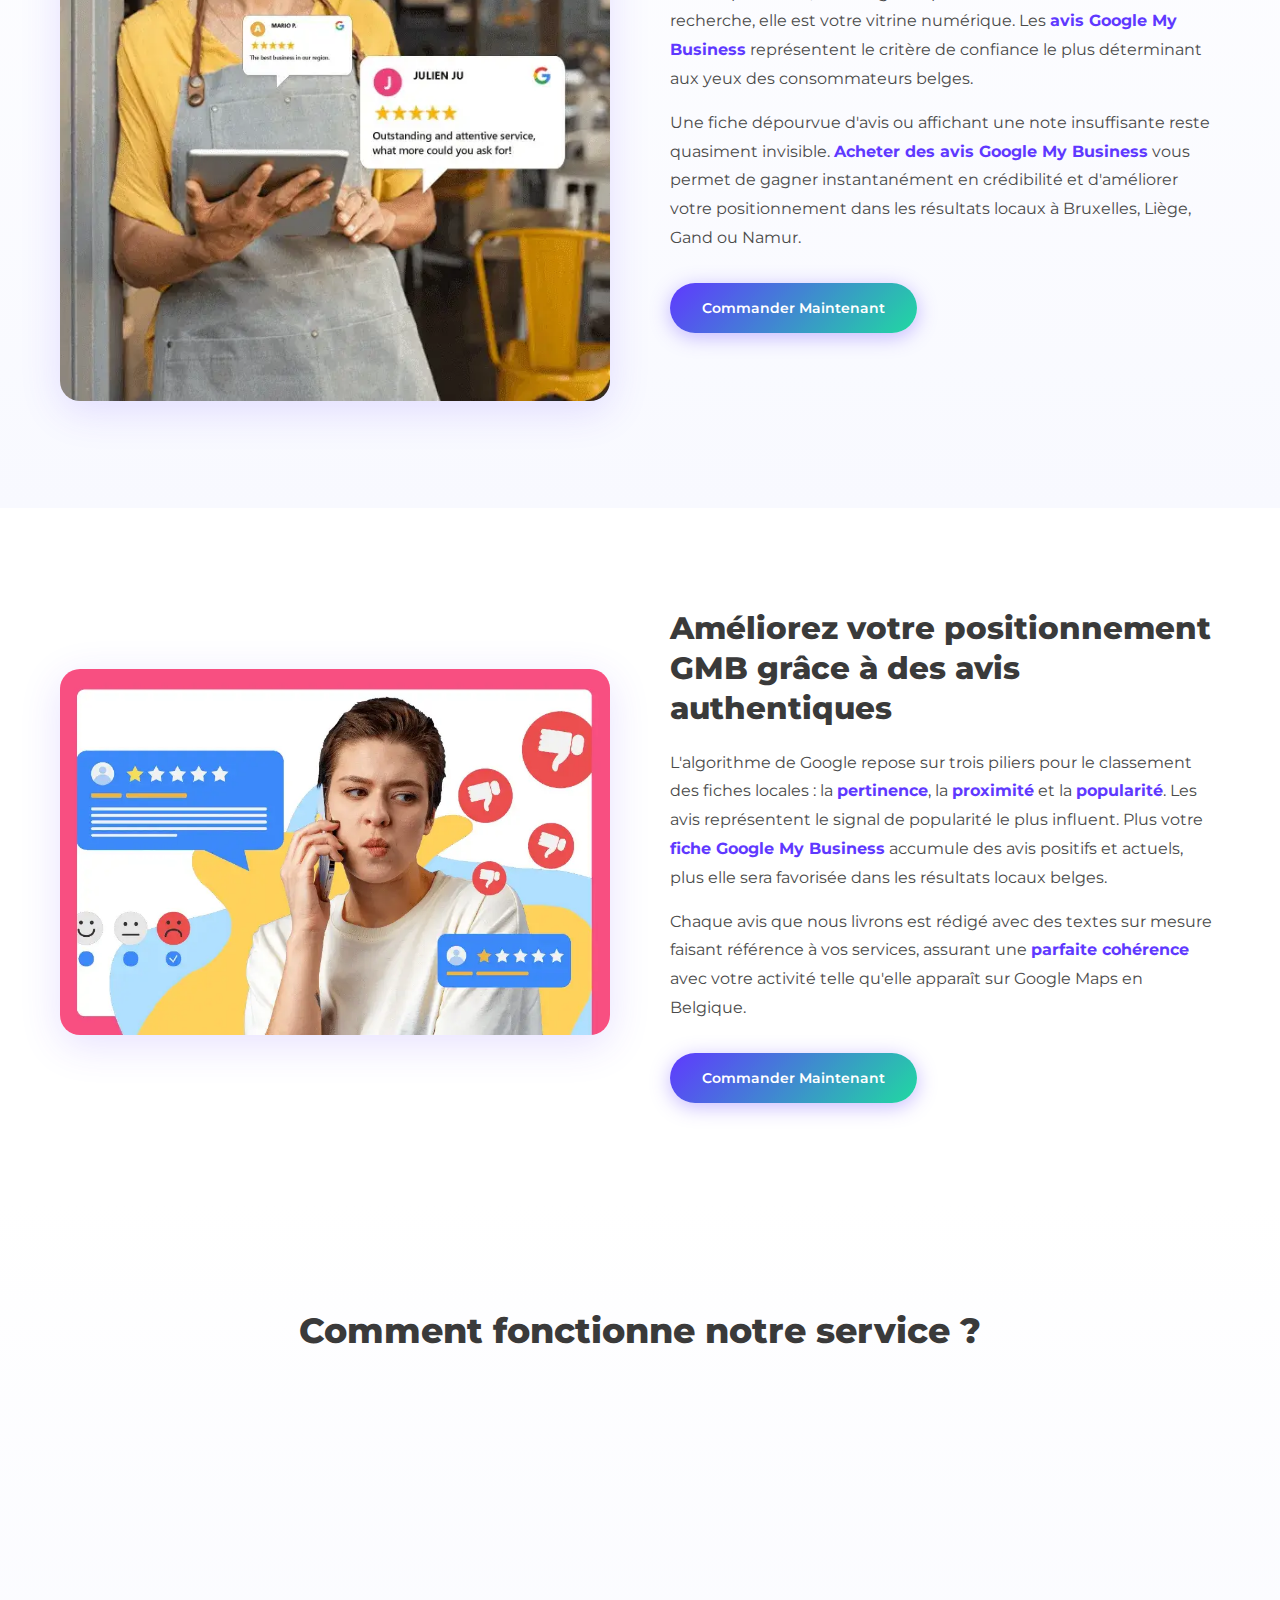
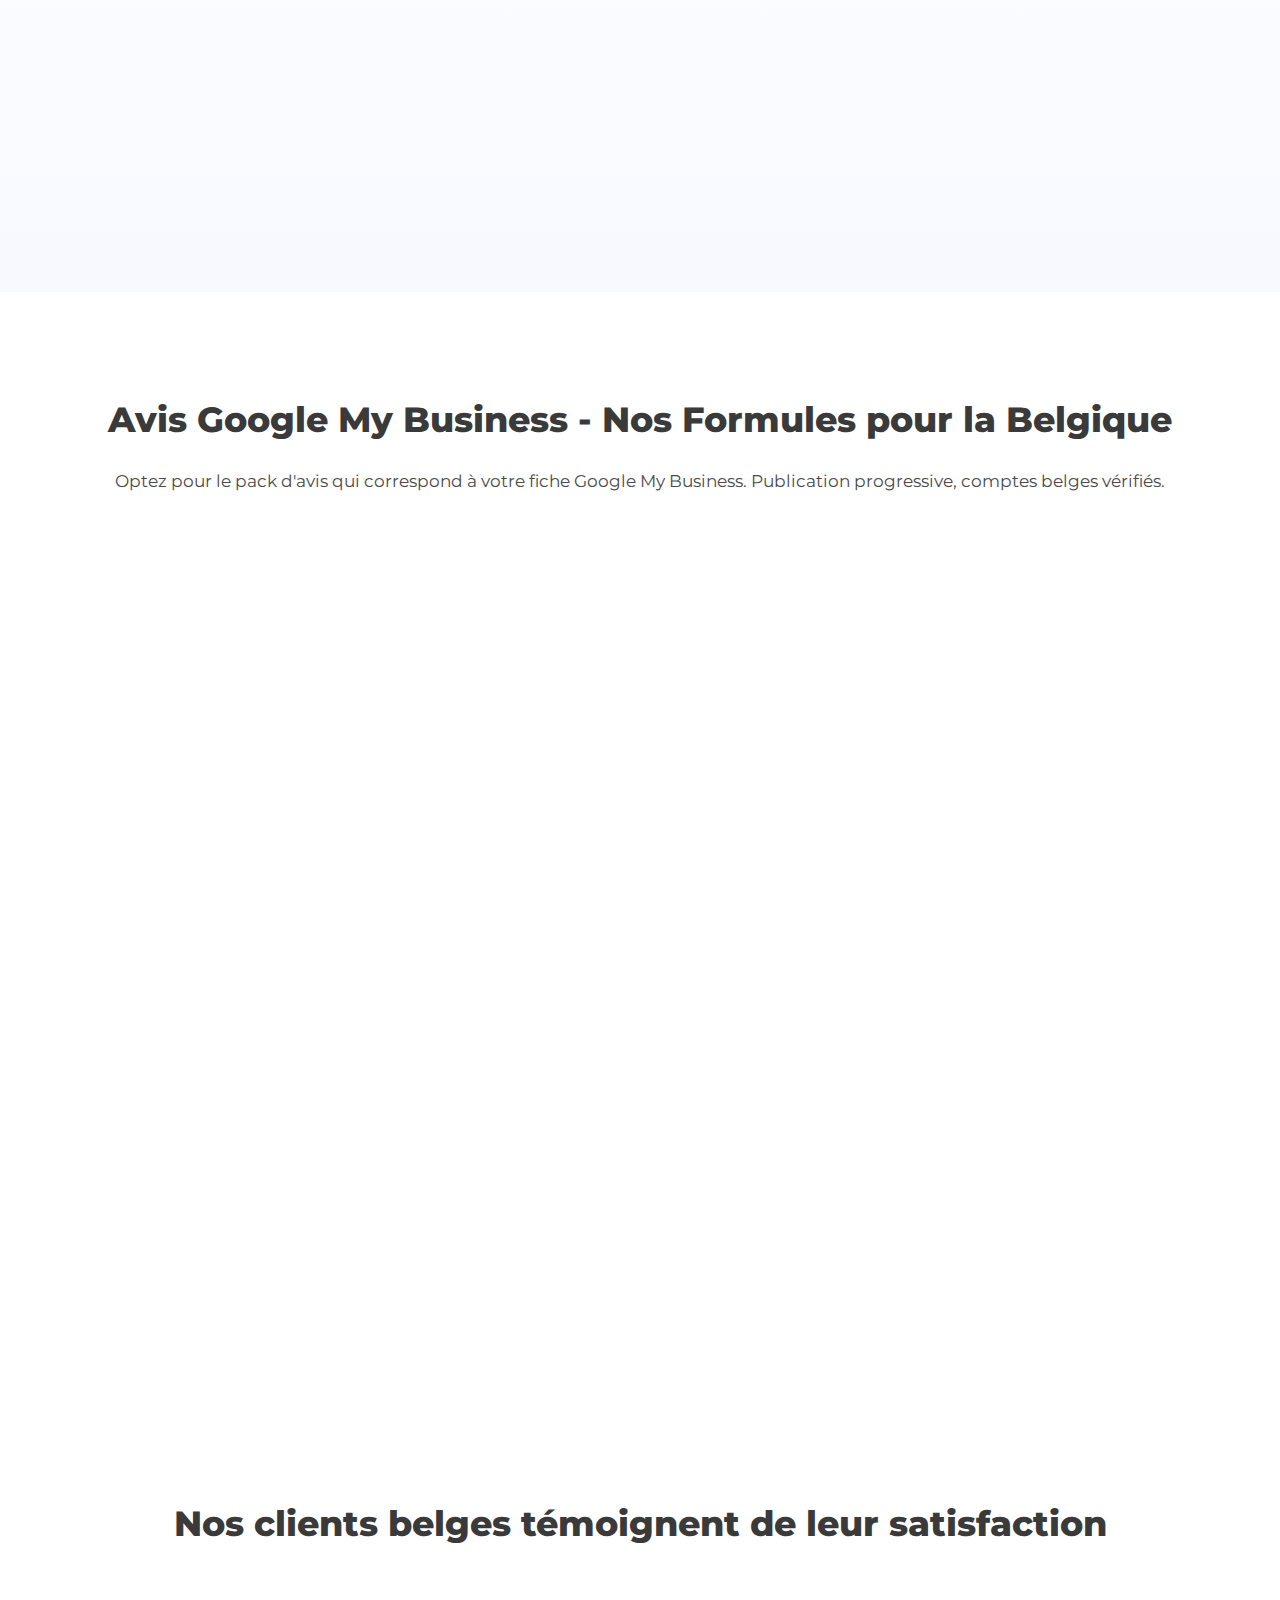
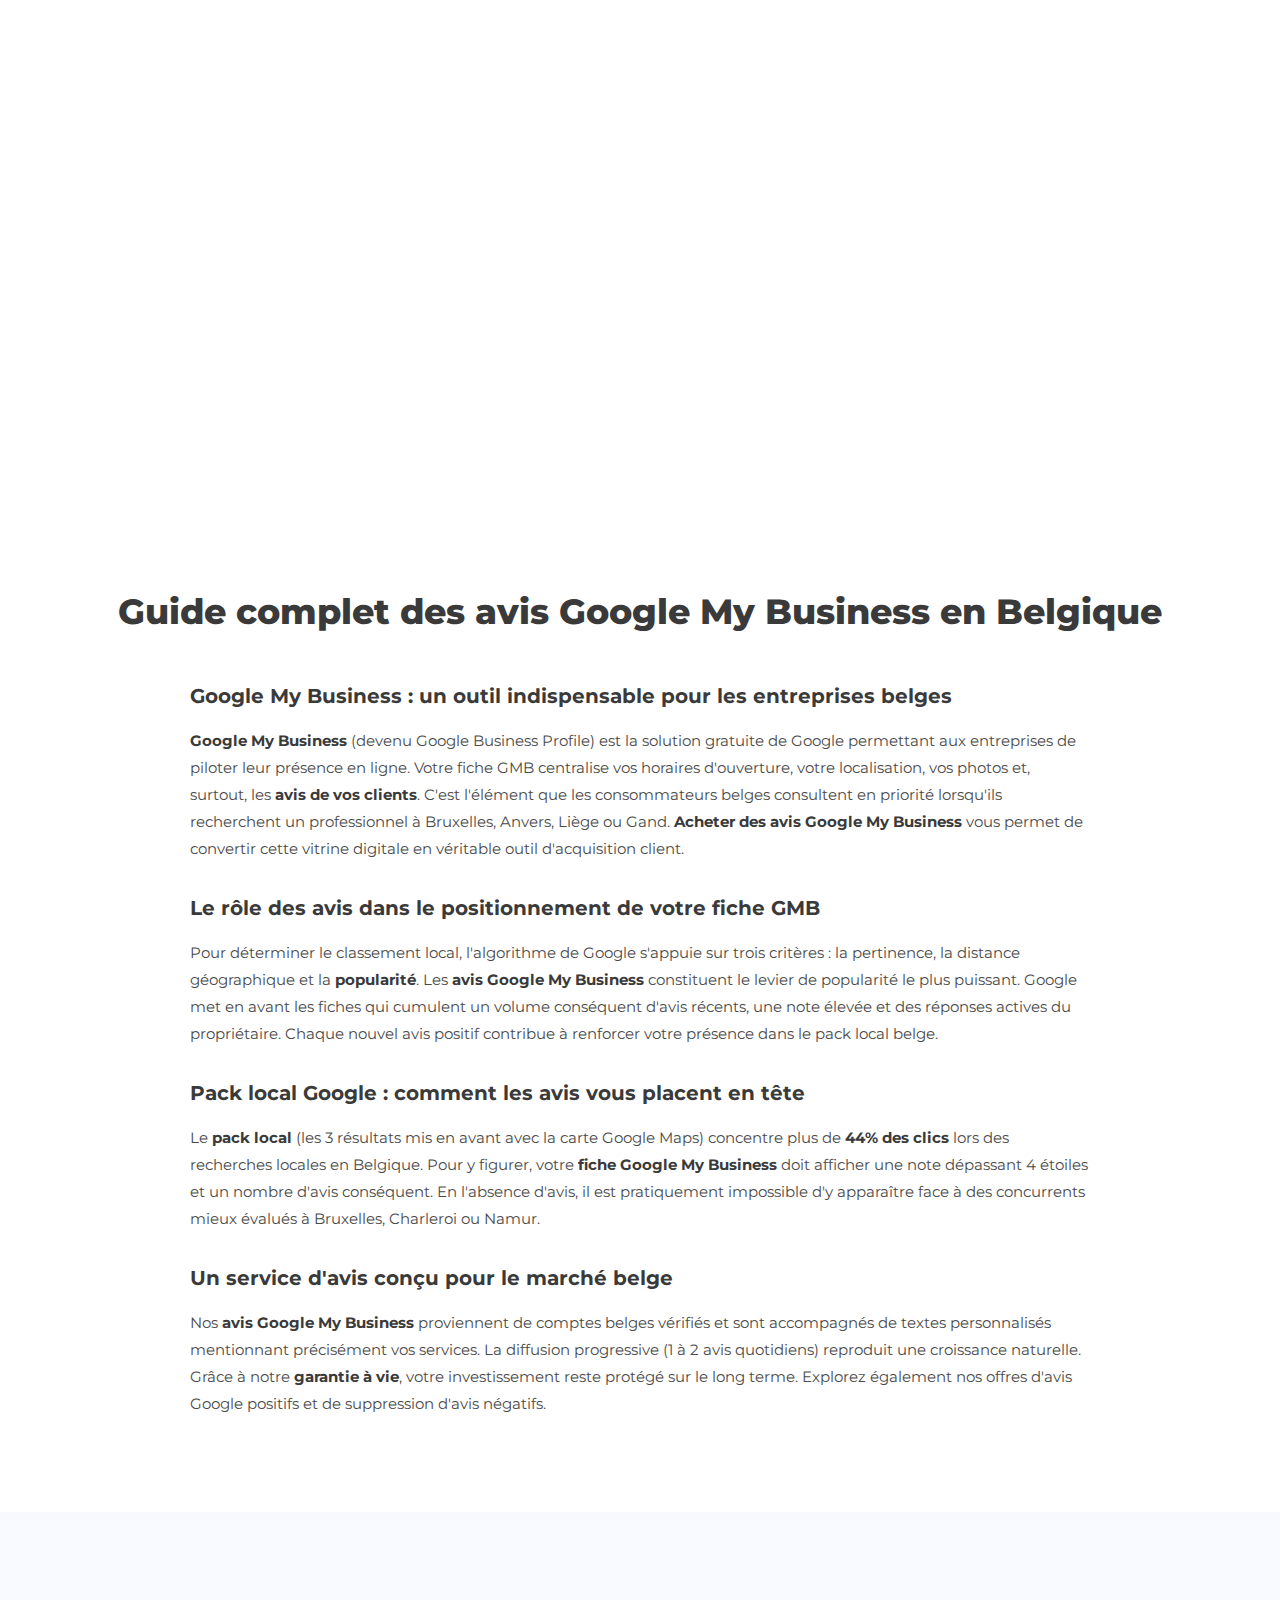
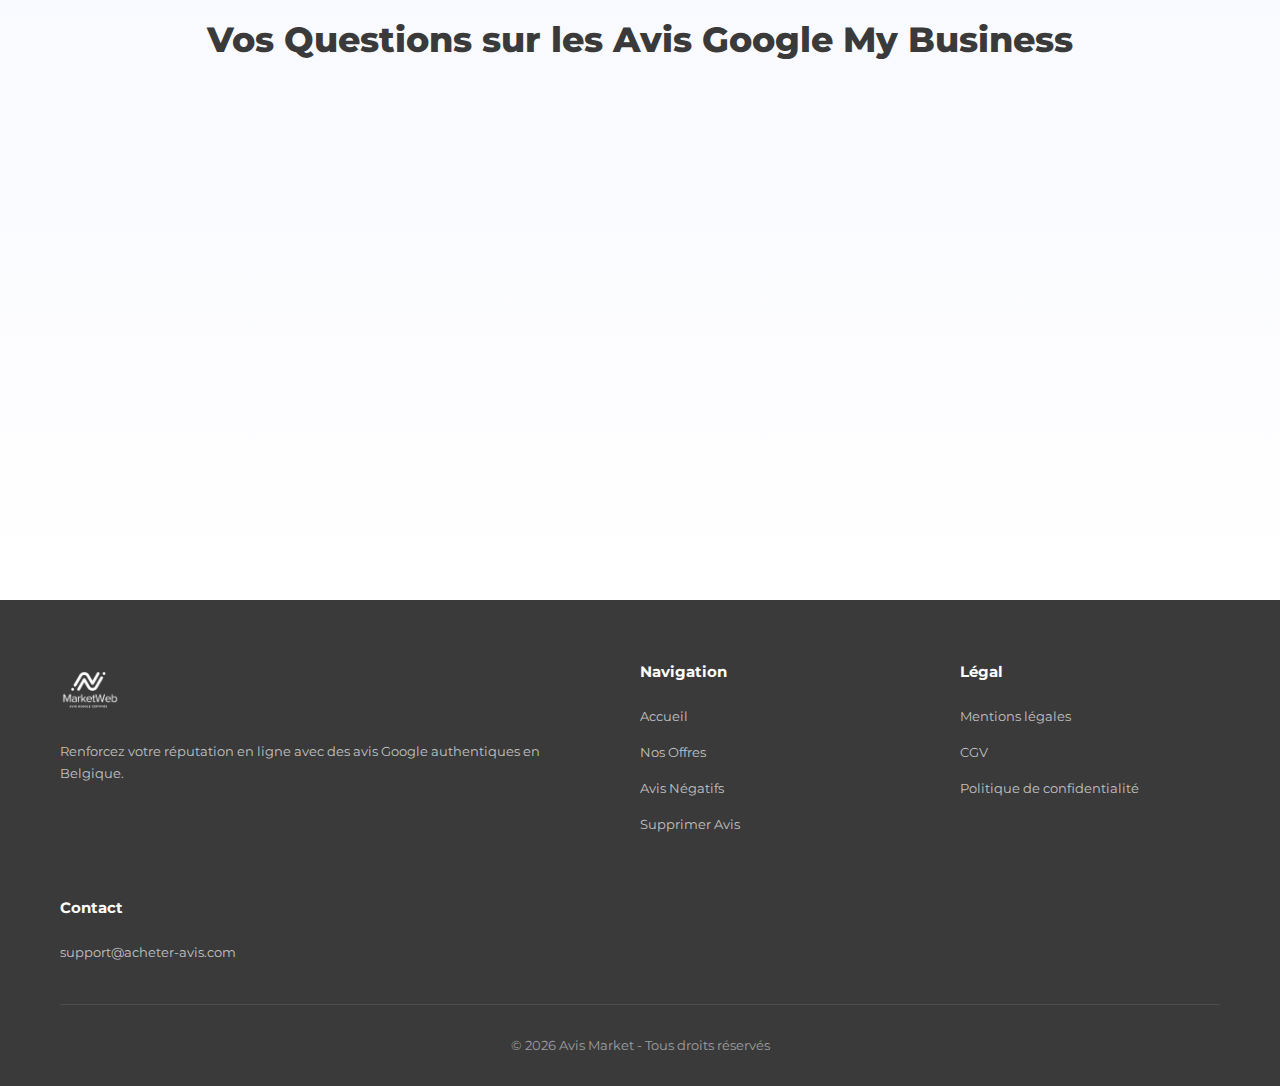
<file: acheter-avis-google-my-business.html>
<!DOCTYPE html>
<html lang="fr">
<head>
    <meta charset="UTF-8">
    <meta name="viewport" content="width=device-width, initial-scale=1.0">
    <meta name="robots" content="index, follow">
    <title>Acheter Avis Google My Business en Belgique - Boostez votre Fiche GMB</title>
    <meta name="description" content="Boostez votre fiche Google My Business avec des avis belges authentiques. Renforcez votre presence locale sur Google Maps et attirez plus de clients des 99€.">
    <link rel="canonical" href="https://acheter-avis.com/acheter-avis-google-my-business.html"/>
    <link rel="alternate" hreflang="fr-BE" href="https://acheter-avis.com/acheter-avis-google-my-business.html"/>
    <link rel="alternate" hreflang="x-default" href="https://acheter-avis.com/acheter-avis-google-my-business.html"/>
    <meta name="geo.region" content="BE">
    <meta name="geo.placename" content="Bruxelles, Belgique">
    <meta name="geo.position" content="50.8503;4.3517">
    <meta name="ICBM" content="50.8503, 4.3517">
    <link rel="preconnect" href="https://fonts.googleapis.com">
    <link rel="preconnect" href="https://fonts.gstatic.com" crossorigin>
    <link href="https://fonts.googleapis.com/css2?family=Montserrat:wght@400;500;600;700;800&display=swap" rel="stylesheet">
    <link rel="stylesheet" href="styles.css">
    <link rel="icon" type="image/x-icon" href="/favicon.ico">
    <link rel="shortcut icon" href="/favicon.ico">
    <link rel="apple-touch-icon" type="image/png" sizes="96x96" href="./logo/apple-icon-96x96.png">
    <link rel="icon" type="image/png" sizes="32x32" href="./logo/android-icon-32x32.png">
    <link rel="icon" type="image/png" sizes="96x96" href="./logo/android-icon-96x96.png">
    <meta name="msapplication-TileColor" content="#ffffff">
    <meta name="msapplication-TileImage" content="./logo/ms-icon-96x96.png">
    <meta property="og:type" content="website">
    <meta property="og:url" content="https://acheter-avis.com/acheter-avis-google-my-business.html">
    <meta property="og:title" content="Acheter Avis Google My Business en Belgique - Boostez votre Fiche GMB">
    <meta property="og:description" content="Renforcez votre fiche Google My Business grace a des avis belges verifies. Ameliorez votre visibilite locale des 99€.">
    <meta property="og:image" content="https://acheter-avis.com/acheter-avis-google.png">
    <meta property="og:locale" content="fr_BE">
    <meta property="og:site_name" content="Avis Market">
    <meta name="twitter:card" content="summary_large_image">
    <meta name="twitter:title" content="Acheter Avis Google My Business en Belgique - Boostez votre Fiche GMB">
    <meta name="twitter:description" content="Renforcez votre fiche Google My Business grace a des avis belges verifies. Ameliorez votre visibilite locale des 99€.">
    <meta name="twitter:image" content="https://acheter-avis.com/acheter-avis-google.png">
    <script type="application/ld+json">
    {
        "@context": "https://schema.org",
        "@graph": [
            {
                "@type": "BreadcrumbList",
                "itemListElement": [
                    {
                        "@type": "ListItem",
                        "position": 1,
                        "name": "Accueil",
                        "item": "https://acheter-avis.com/"
                    },
                    {
                        "@type": "ListItem",
                        "position": 2,
                        "name": "Acheter Avis Google My Business",
                        "item": "https://acheter-avis.com/acheter-avis-google-my-business.html"
                    }
                ]
            },
            {
                "@type": "Organization",
                "name": "Avis Market",
                "url": "https://acheter-avis.com",
                "logo": "https://acheter-avis.com/logo.png",
                "hasOfferCatalog": {
                    "@type": "OfferCatalog",
                    "name": "Nos services",
                    "itemListElement": [
                        {
                            "@type": "Offer",
                            "itemOffered": {
                                "@type": "Service",
                                "name": "acheter avis google my business en belgique",
                                "url": "https://acheter-avis.com/acheter-avis-google-my-business.html"
                            }
                        }
                    ]
                }
            },
            {
                "@type": "FAQPage",
                "mainEntity": [
                    {
                        "@type": "Question",
                        "name": "Qu'est-ce que Google My Business exactement ?",
                        "acceptedAnswer": {
                            "@type": "Answer",
                            "text": "Google My Business, rebaptise Google Business Profile, est un service gratuit de Google permettant aux entreprises belges de gerer leur visibilite sur Google Search et Google Maps. Les avis des clients constituent un element determinant pour le referencement local."
                        }
                    },
                    {
                        "@type": "Question",
                        "name": "Quel est le nombre ideal d'avis sur une fiche Google My Business ?",
                        "acceptedAnswer": {
                            "@type": "Answer",
                            "text": "Pour inspirer confiance, un minimum de 30 avis est conseille. Plus votre fiche accumule des avis positifs et actuels, plus elle gagne en visibilite dans les resultats de recherche locaux en Belgique."
                        }
                    },
                    {
                        "@type": "Question",
                        "name": "Les avis commandes s'affichent-ils sur ma fiche GMB ?",
                        "acceptedAnswer": {
                            "@type": "Answer",
                            "text": "Tout a fait. Chaque avis est publie directement sur votre fiche Google My Business. Il apparait aussi bien sur Google Maps que dans les resultats de recherche Google standard."
                        }
                    },
                    {
                        "@type": "Question",
                        "name": "Quel est l'impact des avis GMB sur le referencement local ?",
                        "acceptedAnswer": {
                            "@type": "Answer",
                            "text": "L'impact est considerable. Google prend en compte le volume, la qualite et la frequence des avis pour etablir le classement local. Un nombre eleve d'avis favorables ameliore directement le positionnement de votre fiche."
                        }
                    }
                ]
            },
            {
                "@type": "ItemList",
                "name": "Nos Offres Avis Positifs",
                "itemListElement": [
                    {
                        "@type": "ListItem",
                        "position": 1,
                        "item": {
                            "@type": "Product",
                            "name": "25 Avis Positifs + 5 offerts",
                            "description": "Pack 25 Avis Positifs + 5 offerts.",
                            "offers": {
                                "@type": "Offer",
                                "availability": "https://schema.org/InStock",
                                "price": "99",
                                "priceCurrency": "EUR"
                            }
                        }
                    },
                    {
                        "@type": "ListItem",
                        "position": 2,
                        "item": {
                            "@type": "Product",
                            "name": "50 Avis Positifs + 10 offerts",
                            "description": "Pack 50 Avis Positifs + 10 offerts.",
                            "offers": {
                                "@type": "Offer",
                                "availability": "https://schema.org/InStock",
                                "price": "169",
                                "priceCurrency": "EUR"
                            }
                        }
                    },
                    {
                        "@type": "ListItem",
                        "position": 3,
                        "item": {
                            "@type": "Product",
                            "name": "100 Avis Positifs + 20 offerts",
                            "description": "Pack 100 Avis Positifs + 20 offerts.",
                            "offers": {
                                "@type": "Offer",
                                "availability": "https://schema.org/InStock",
                                "price": "279",
                                "priceCurrency": "EUR"
                            }
                        }
                    }
                ]
            }
        ]
    }
    </script>
</head>
<body>
    <header class="header">
        <div class="container">
            <a href="https://acheter-avis.com" class="logo">
                <img src="logo.png" alt="Acheter Avis - Service d'avis Google en Belgique" title="Acheter Avis" width="512" height="512" class="logo-img">
            </a>
            <nav class="nav">
                <ul class="nav-list">
                    <li><a href="https://acheter-avis.com" class="nav-link">Accueil</a></li>
                    <li class="nav-item dropdown">
                        <a href="#" class="nav-link">Nos Offres <span class="dropdown-arrow">&#9660;</span></a>
                        <div class="dropdown-menu">
                            <a href="https://acheter-avis.com#offres-positifs">Avis Positifs</a>
                            <a href="acheter-avis-negatif-google.html#offres">Avis Négatifs</a>
                            <a href="supprimer-avis-google.html#offres">Supprimer Avis</a>
                        </div>
                    </li>
                </ul>
            </nav>
            <button class="menu-toggle" aria-label="Menu"><span></span><span></span><span></span></button>
        </div>
    </header>
    <div class="promo-bar">&#x26A1; -20% sur votre 1&egrave;re commande avec le code <span class="promo-code">BIENVENUE20</span></div>

    <section id="accueil" class="hero">
        <div class="container">
            <div class="hero-content">
                <h1>Acheter Avis Google My Business en Belgique <br> Dominez le Pack Local GMB</h1>
                <p class="hero-subtitle">Votre fiche Google My Business représente la porte d'entrée de votre activité sur Google et Maps. Propulsez-la au sommet des résultats locaux grâce à des avis positifs rédigés par des comptes belges vérifiés, que vous soyez à Bruxelles, Anvers, Liège ou Charleroi.</p>
                <a href="#offres-positifs" class="btn btn-primary" title="acheter avis google my business belgique">Découvrir nos Offres</a>
            </div>
            <div class="hero-image">
                <img src="acheter-avis-google.png" alt="Acheter des avis Google My Business en Belgique" title="Avis Google My Business Belgique" width="964" height="421" class="hero-img" loading="eager">
            </div>
        </div>
    </section>

    <section class="stats">
        <div class="container">
            <div class="stat-card"><div class="stat-number" data-target="89" data-suffix="%">89%</div><p>des consommateurs se fient aux avis en ligne</p></div>
            <div class="stat-card"><div class="stat-number" data-target="75" data-suffix="%">75%</div><p>sélectionnent un commerce sur base de ses avis</p></div>
            <div class="stat-card"><div class="stat-number" data-target="75" data-suffix="%">75%</div><p>requièrent une note de 4 étoiles minimum</p></div>
            <div class="stat-card"><div class="stat-number" data-target="0" data-static="+9%">+9%</div><p>de revenus supplémentaires</p></div>
        </div>
    </section>

    <section class="credibility">
        <div class="container">
            <div class="credibility-image">
                <img src="acheter-avis-google-entreprise.webp" alt="Fiche Google My Business optimisee avec des avis belges" title="Avis Google My Business entreprise belge" width="601" height="791" class="credibility-img" loading="lazy">
            </div>
            <div class="credibility-content">
                <h2>L'importance capitale des avis pour votre fiche Google My Business</h2>
                <p>Votre <strong>fiche Google My Business</strong> (désormais Google Business Profile) constitue bien souvent le tout premier point de contact entre votre entreprise et vos clients potentiels en Belgique. Visible dans le pack local, sur Google Maps et dans les résultats de recherche, elle est votre vitrine numérique. Les <strong>avis Google My Business</strong> représentent le critère de confiance le plus déterminant aux yeux des consommateurs belges.</p>
                <p>Une fiche dépourvue d'avis ou affichant une note insuffisante reste quasiment invisible. <strong>Acheter des avis Google My Business</strong> vous permet de gagner instantanément en crédibilité et d'améliorer votre positionnement dans les résultats locaux à Bruxelles, Liège, Gand ou Namur.</p>
                <a href="#offres-positifs" class="btn btn-primary">Commander Maintenant</a>
            </div>
        </div>
    </section>

    <section class="credibility credibility-reverse">
        <div class="container">
            <div class="credibility-content">
                <h2>Améliorez votre positionnement GMB grâce à des avis authentiques</h2>
                <p>L'algorithme de Google repose sur trois piliers pour le classement des fiches locales : la <strong>pertinence</strong>, la <strong>proximité</strong> et la <strong>popularité</strong>. Les avis représentent le signal de popularité le plus influent. Plus votre <strong>fiche Google My Business</strong> accumule des avis positifs et actuels, plus elle sera favorisée dans les résultats locaux belges.</p>
                <p>Chaque avis que nous livrons est rédigé avec des textes sur mesure faisant référence à vos services, assurant une <strong>parfaite cohérence</strong> avec votre activité telle qu'elle apparaît sur Google Maps en Belgique.</p>
                <a href="#offres-positifs" class="btn btn-primary" title="avis google gmb belgique">Commander Maintenant</a>
            </div>
            <div class="credibility-image">
                <img src="acheter-faux-avis-google.webp" alt="Optimiser sa fiche Google My Business en Belgique" title="Booster fiche Google My Business Belgique" width="900" height="600" class="credibility-img" loading="lazy">
            </div>
        </div>
    </section>

    <section class="how-it-works">
        <div class="container">
            <h2 class="section-title">Comment fonctionne notre service ?</h2>
            <div class="steps">
                <div class="step"><div class="step-icon"><span>1</span></div><h3>Choisissez votre formule</h3><p>Sélectionnez le volume d'avis nécessaire pour consolider votre e-réputation. Votre commande est traitée immédiatement après validation du paiement.</p></div>
                <div class="step"><div class="step-icon"><span>2</span></div><h3>Échange via WhatsApp</h3><p>Un expert de notre équipe vous contacte pour vérifier les détails de votre établissement. Cela nous permet de rédiger des avis naturels, pertinents et parfaitement adaptés à votre secteur d'activité.</p></div>
                <div class="step"><div class="step-icon"><span>3</span></div><h3>Publication progressive des avis</h3><p>Les avis sont diffusés de manière échelonnée afin de reproduire un rythme organique. Votre visibilité, votre crédibilité et votre taux de conversion progressent au fil des jours.</p></div>
            </div>
        </div>
    </section>

    <section id="offres-positifs" class="pricing">
        <div class="container">
            <h2 class="section-title">Avis Google My Business - Nos Formules pour la Belgique</h2>
            <p class="section-subtitle">Optez pour le pack d'avis qui correspond à votre fiche Google My Business. Publication progressive, comptes belges vérifiés.</p>
            <div class="pricing-cards">
                <div class="pricing-card">
                    <div class="pricing-header"><h3>25 Avis Positifs</h3><div class="pricing-bonus">+ 5 offerts</div></div>
                    <div class="pricing-price"><span class="price">99€</span></div>
                    <ul class="pricing-features">
                        <li><span class="check">&#10003;</span> Comptes 🇫🇷 🇧🇪</li><li><span class="check">&#10003;</span> Nom prénom 🇫🇷 🇧🇪</li><li><span class="check">&#10003;</span> Textes Personnalisés</li><li><span class="check">&#10003;</span> Fournissez vos Textes</li><li><span class="check">&#10003;</span> Fournissez vos Images</li><li><span class="check">&#10003;</span> Garantie à vie</li><li><span class="check">&#10003;</span> Rythme 1 à 2 avis/jrs</li><li><span class="check">&#10003;</span> Service Client 24/7</li>
                    </ul>
                    <a href="https://buy.stripe.com/cNi00i45B4re0GS8bRabK0z" class="btn btn-outline" target="_blank" rel="noopener noreferrer">Commander</a>
                </div>
                <div class="pricing-card featured">
                    <div class="pricing-badge">Populaire</div>
                    <div class="pricing-header"><h3>50 Avis Positifs</h3><div class="pricing-bonus">+ 10 offerts</div></div>
                    <div class="pricing-price"><span class="price">169€</span></div>
                    <ul class="pricing-features">
                        <li><span class="check">&#10003;</span> Comptes 🇫🇷 🇧🇪</li><li><span class="check">&#10003;</span> Nom prénom 🇫🇷 🇧🇪</li><li><span class="check">&#10003;</span> Textes Personnalisés</li><li><span class="check">&#10003;</span> Fournissez vos Textes</li><li><span class="check">&#10003;</span> Fournissez vos Images</li><li><span class="check">&#10003;</span> Garantie à vie</li><li><span class="check">&#10003;</span> Rythme 1 à 2 avis/jrs</li><li><span class="check">&#10003;</span> Service Client 24/7</li>
                    </ul>
                    <a href="https://buy.stripe.com/28E28qfOj3na1KW3VBabK0A" class="btn btn-primary" target="_blank" rel="noopener noreferrer">Commander</a>
                </div>
                <div class="pricing-card">
                    <div class="pricing-header"><h3>100 Avis Positifs</h3><div class="pricing-bonus">+ 20 offerts</div></div>
                    <div class="pricing-price"><span class="price">279€</span></div>
                    <ul class="pricing-features">
                        <li><span class="check">&#10003;</span> Comptes 🇫🇷 🇧🇪</li><li><span class="check">&#10003;</span> Nom prénom 🇫🇷 🇧🇪</li><li><span class="check">&#10003;</span> Textes Personnalisés</li><li><span class="check">&#10003;</span> Fournissez vos Textes</li><li><span class="check">&#10003;</span> Fournissez vos Images</li><li><span class="check">&#10003;</span> Garantie à vie</li><li><span class="check">&#10003;</span> Rythme 1 à 2 avis/jrs</li><li><span class="check">&#10003;</span> Service Client 24/7</li>
                    </ul>
                    <a href="https://buy.stripe.com/00wfZg59F1f2exI77NabK0B" class="btn btn-outline" target="_blank" rel="noopener noreferrer">Commander</a>
                </div>
            </div>
        </div>
    </section>

    <section class="testimonials">
        <div class="container">
            <h2 class="section-title">Nos clients belges témoignent de leur satisfaction</h2>
            <div class="testimonials-grid">
                <div class="testimonial-card"><img src="acheter-avis-google-my-business.webp" alt="Temoignage client belge avis Google My Business" title="Temoignage avis GMB Belgique" width="768" height="1496" class="testimonial-img" loading="lazy"></div>
                <div class="testimonial-card"><img src="acheter-commentaire-google.webp" alt="Retour experience avis Google My Business Belgique" title="Resultat avis GMB belge" width="768" height="1496" class="testimonial-img" loading="lazy"></div>
                <div class="testimonial-card"><img src="achat-avis-positif-google.webp" alt="Amelioration fiche Google My Business belge" title="Amelioration fiche GMB Belgique" width="768" height="1496" class="testimonial-img" loading="lazy"></div>
                <div class="testimonial-card"><img src="achat-avis-positifs.webp" alt="Resultat avis sur Google Maps Belgique" title="Resultat avis Google Maps Belgique" width="768" height="1496" class="testimonial-img" loading="lazy"></div>
            </div>
        </div>
    </section>

    <section class="seo-content">
        <div class="container">
            <h2 class="section-title">Guide complet des avis Google My Business en Belgique</h2>
            <div class="seo-text">
                <h3>Google My Business : un outil indispensable pour les entreprises belges</h3>
                <p><strong>Google My Business</strong> (devenu Google Business Profile) est la solution gratuite de Google permettant aux entreprises de piloter leur présence en ligne. Votre fiche GMB centralise vos horaires d'ouverture, votre localisation, vos photos et, surtout, les <strong>avis de vos clients</strong>. C'est l'élément que les consommateurs belges consultent en priorité lorsqu'ils recherchent un professionnel à Bruxelles, Anvers, Liège ou Gand. <strong>Acheter des avis Google My Business</strong> vous permet de convertir cette vitrine digitale en véritable outil d'acquisition client.</p>

                <h3>Le rôle des avis dans le positionnement de votre fiche GMB</h3>
                <p>Pour déterminer le classement local, l'algorithme de Google s'appuie sur trois critères : la pertinence, la distance géographique et la <strong>popularité</strong>. Les <strong>avis Google My Business</strong> constituent le levier de popularité le plus puissant. Google met en avant les fiches qui cumulent un volume conséquent d'avis récents, une note élevée et des réponses actives du propriétaire. Chaque nouvel avis positif contribue à renforcer votre présence dans le pack local belge.</p>

                <h3>Pack local Google : comment les avis vous placent en tête</h3>
                <p>Le <strong>pack local</strong> (les 3 résultats mis en avant avec la carte Google Maps) concentre plus de <strong>44% des clics</strong> lors des recherches locales en Belgique. Pour y figurer, votre <strong>fiche Google My Business</strong> doit afficher une note dépassant 4 étoiles et un nombre d'avis conséquent. En l'absence d'avis, il est pratiquement impossible d'y apparaître face à des concurrents mieux évalués à Bruxelles, Charleroi ou Namur.</p>

                <h3>Un service d'avis conçu pour le marché belge</h3>
                <p>Nos <strong>avis Google My Business</strong> proviennent de comptes belges vérifiés et sont accompagnés de textes personnalisés mentionnant précisément vos services. La diffusion progressive (1 à 2 avis quotidiens) reproduit une croissance naturelle. Grâce à notre <strong>garantie à vie</strong>, votre investissement reste protégé sur le long terme. Explorez également nos offres d'<a href="acheter-avis-google-positifs.html">avis Google positifs</a> et de <a href="supprimer-avis-google.html">suppression d'avis négatifs</a>.</p>
            </div>
        </div>
    </section>

    <section class="faq">
        <div class="container">
            <h2 class="section-title">Vos Questions sur les Avis Google My Business</h2>
            <div class="faq-list">
                <div class="faq-item"><button class="faq-question"><span>Qu'est-ce que Google My Business exactement ?</span><span class="faq-icon">+</span></button><div class="faq-answer"><p>Google My Business, rebaptisé Google Business Profile, est un service gratuit de Google permettant aux entreprises belges de gérer leur visibilité sur Google Search et Google Maps. Les avis des clients constituent un élément déterminant pour le référencement local.</p></div></div>
                <div class="faq-item"><button class="faq-question"><span>Quel est le nombre idéal d'avis sur une fiche Google My Business ?</span><span class="faq-icon">+</span></button><div class="faq-answer"><p>Pour inspirer confiance, un minimum de 30 avis est conseillé. Plus votre fiche accumule des avis positifs et actuels, plus elle gagne en visibilité dans les résultats de recherche locaux en Belgique.</p></div></div>
                <div class="faq-item"><button class="faq-question"><span>Les avis commandés s'affichent-ils sur ma fiche GMB ?</span><span class="faq-icon">+</span></button><div class="faq-answer"><p>Tout à fait. Chaque avis est publié directement sur votre fiche Google My Business. Il apparaît aussi bien sur Google Maps que dans les résultats de recherche Google standard.</p></div></div>
                <div class="faq-item"><button class="faq-question"><span>Quel est l'impact des avis GMB sur le référencement local ?</span><span class="faq-icon">+</span></button><div class="faq-answer"><p>L'impact est considérable. Google prend en compte le volume, la qualité et la fréquence des avis pour établir le classement local. Un nombre élevé d'avis favorables améliore directement le positionnement de votre fiche en Belgique.</p></div></div>
            </div>
        </div>
    </section>

    <footer class="footer">
        <div class="container">
            <div class="footer-content">
                <div class="footer-brand"><a href="https://acheter-avis.com" class="logo"><img src="logo.png" alt="Acheter Avis - Logo" title="Acheter Avis" width="512" height="512" class="logo-img"></a><p>Renforcez votre réputation en ligne avec des avis Google authentiques en Belgique.</p></div>
                <div class="footer-links"><h4>Navigation</h4><ul><li><a href="https://acheter-avis.com">Accueil</a></li><li><a href="https://acheter-avis.com#offres-positifs">Nos Offres</a></li><li><a href="acheter-avis-negatif-google.html">Avis Négatifs</a></li><li><a href="supprimer-avis-google.html">Supprimer Avis</a></li></ul></div>
                <div class="footer-links"><h4>Légal</h4><ul><li><a href="#">Mentions légales</a></li><li><a href="#">CGV</a></li><li><a href="#">Politique de confidentialité</a></li></ul></div>
                <div class="footer-links"><h4>Contact</h4><ul><li><a href="mailto:support@acheter-avis.com">support@acheter-avis.com</a></li></ul></div>
            </div>
            <div class="footer-bottom"><p>&copy; 2026 Avis Market - Tous droits réservés</p></div>
        </div>
    </footer>


    <script>
        document.addEventListener('DOMContentLoaded', function() {
            const menuToggle = document.querySelector('.menu-toggle');
            const nav = document.querySelector('.nav');
            if (menuToggle && nav) { menuToggle.addEventListener('click', function() { nav.classList.toggle('active'); menuToggle.classList.toggle('active'); }); const navLinks = document.querySelectorAll('.nav-link:not(.nav-item.dropdown > .nav-link)'); navLinks.forEach(link => { link.addEventListener('click', function() { nav.classList.remove('active'); menuToggle.classList.remove('active'); }); }); }
            const dropdowns = document.querySelectorAll('.nav-item.dropdown'); dropdowns.forEach(dropdown => { const dropdownLink = dropdown.querySelector('.nav-link'); dropdownLink.addEventListener('click', function(e) { if (window.innerWidth <= 768) { e.preventDefault(); dropdown.classList.toggle('active'); } }); });
            const dropdownMenuLinks = document.querySelectorAll('.dropdown-menu a'); dropdownMenuLinks.forEach(link => { link.addEventListener('click', function() { if (window.innerWidth <= 768) { const nav = document.querySelector('.nav'); const menuToggle = document.querySelector('.menu-toggle'); nav.classList.remove('active'); menuToggle.classList.remove('active'); document.querySelectorAll('.nav-item.dropdown').forEach(d => d.classList.remove('active')); } }); });
            const anchorLinks = document.querySelectorAll('a[href^="#"]'); anchorLinks.forEach(link => { link.addEventListener('click', function(e) { e.preventDefault(); const targetId = this.getAttribute('href'); const targetElement = document.querySelector(targetId); if (targetElement) { const headerHeight = document.querySelector('.header').offsetHeight; const targetPosition = targetElement.offsetTop - headerHeight; window.scrollTo({ top: targetPosition, behavior: 'smooth' }); } }); });
            const faqItems = document.querySelectorAll('.faq-item'); faqItems.forEach(item => { const question = item.querySelector('.faq-question'); question.addEventListener('click', function() { faqItems.forEach(otherItem => { if (otherItem !== item && otherItem.classList.contains('active')) { otherItem.classList.remove('active'); } }); item.classList.toggle('active'); }); });
            const sections = document.querySelectorAll('section[id]'); const navLinksAll = document.querySelectorAll('.nav-link'); function updateActiveNav() { const scrollPosition = window.scrollY + 100; sections.forEach(section => { const sectionTop = section.offsetTop; const sectionHeight = section.offsetHeight; const sectionId = section.getAttribute('id'); if (scrollPosition >= sectionTop && scrollPosition < sectionTop + sectionHeight) { navLinksAll.forEach(link => { link.classList.remove('active'); if (link.getAttribute('href') === '#' + sectionId) { link.classList.add('active'); } }); } }); } window.addEventListener('scroll', updateActiveNav);
            const header = document.querySelector('.header'); function updateHeader() { if (window.scrollY > 50) { header.style.boxShadow = '0 4px 20px rgba(0, 0, 0, 0.1)'; } else { header.style.boxShadow = '0 4px 15px rgba(0, 0, 0, 0.08)'; } } window.addEventListener('scroll', updateHeader);
            const animateElements = document.querySelectorAll('.stat-card, .step, .pricing-card, .testimonial-card, .faq-item'); const observerOptions = { threshold: 0.1, rootMargin: '0px 0px -50px 0px' }; const observer = new IntersectionObserver(function(entries) { entries.forEach(entry => { if (entry.isIntersecting) { entry.target.style.opacity = '1'; entry.target.style.transform = 'translateY(0)'; } }); }, observerOptions); animateElements.forEach(element => { element.style.opacity = '0'; element.style.transform = 'translateY(30px)'; element.style.transition = 'opacity 0.6s ease, transform 0.6s ease'; observer.observe(element); });
            const statNumbers = document.querySelectorAll('.stat-number'); let animated = false; function animateCounters() { if (animated) return; statNumbers.forEach(stat => { const staticText = stat.getAttribute('data-static'); if (staticText) { stat.textContent = staticText; return; } const target = parseInt(stat.getAttribute('data-target') || stat.textContent); const suffix = stat.getAttribute('data-suffix') || '%'; if (isNaN(target) || target <= 0) return; let current = 0; const increment = target / 50; const duration = 2000; const stepTime = duration / 50; const counter = setInterval(() => { current += increment; if (current >= target) { stat.textContent = target + suffix; clearInterval(counter); } else { stat.textContent = Math.floor(current) + suffix; } }, stepTime); }); animated = true; } const statsSection = document.querySelector('.stats'); if (statsSection) { const statsObserver = new IntersectionObserver((entries) => { entries.forEach(entry => { if (entry.isIntersecting) { animateCounters(); } }); }, { threshold: 0.5 }); statsObserver.observe(statsSection); }
        });
    </script>
</body>
</html>
</file>
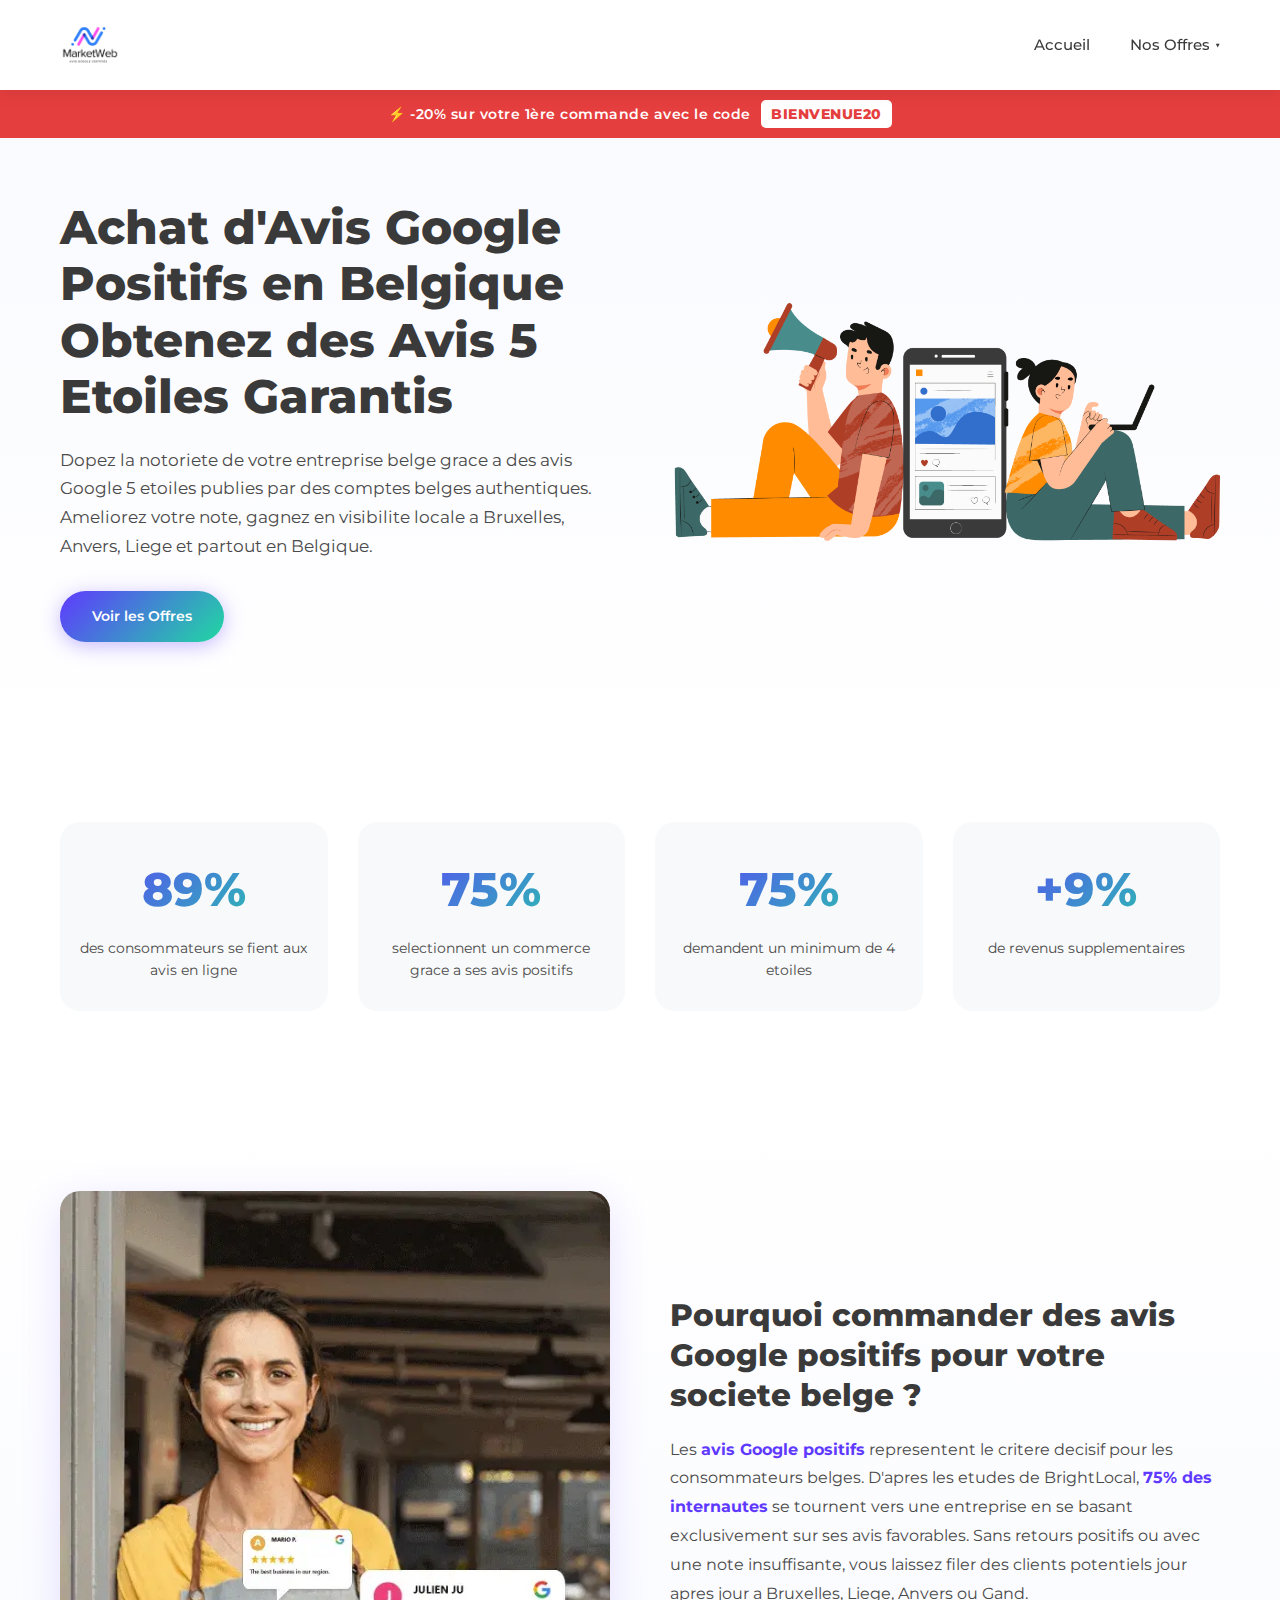
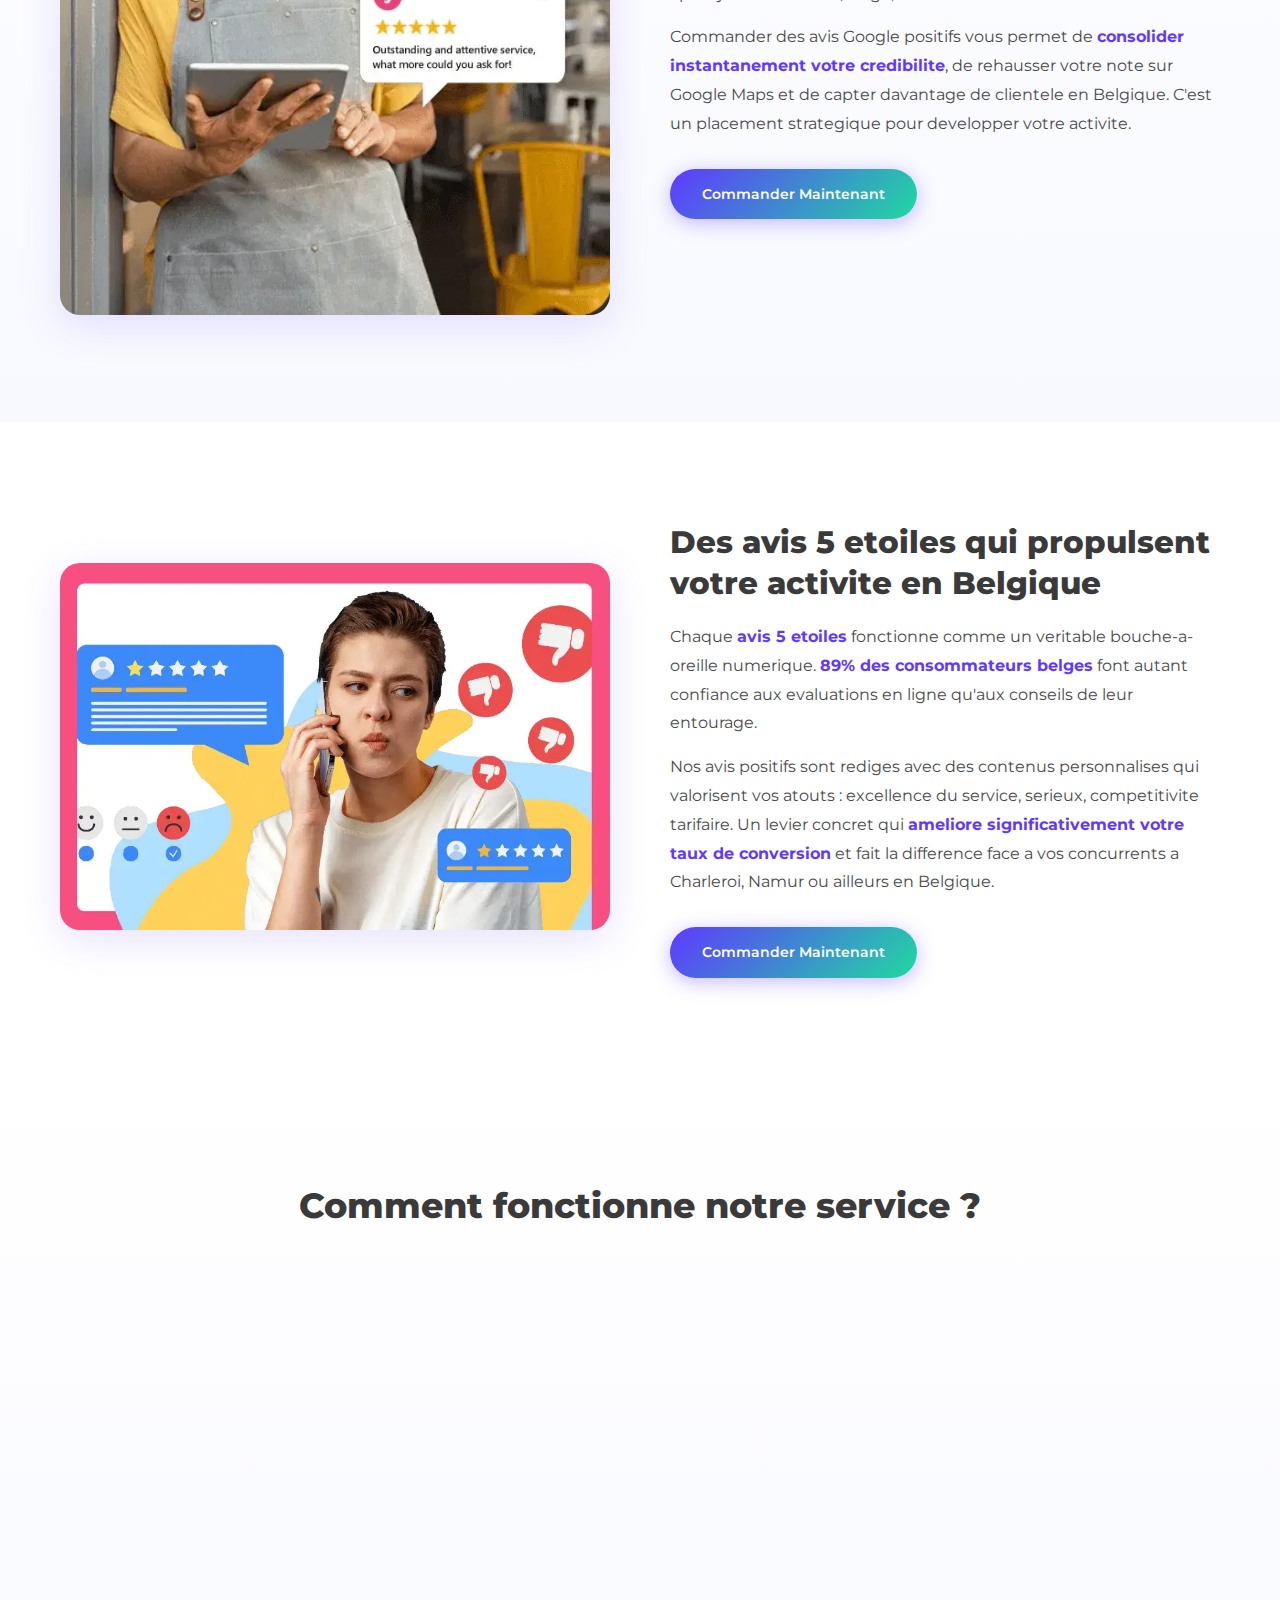
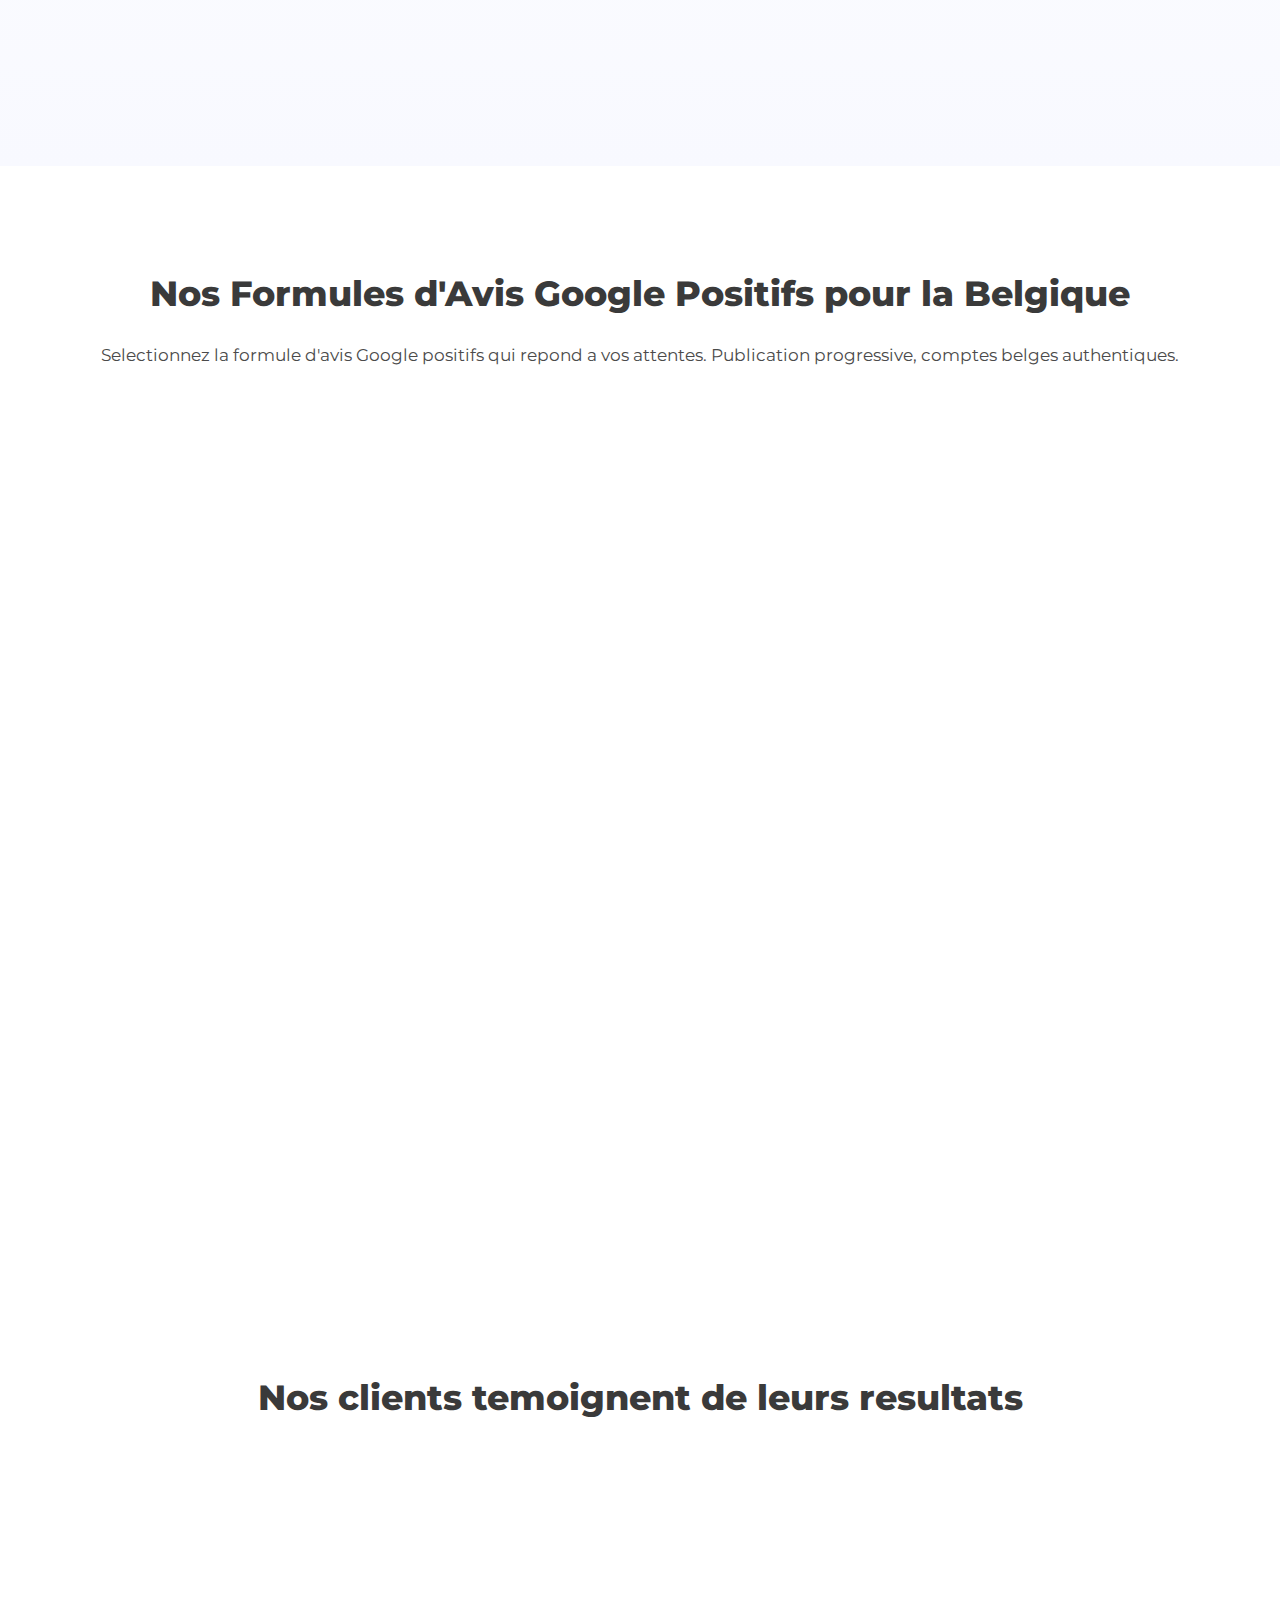
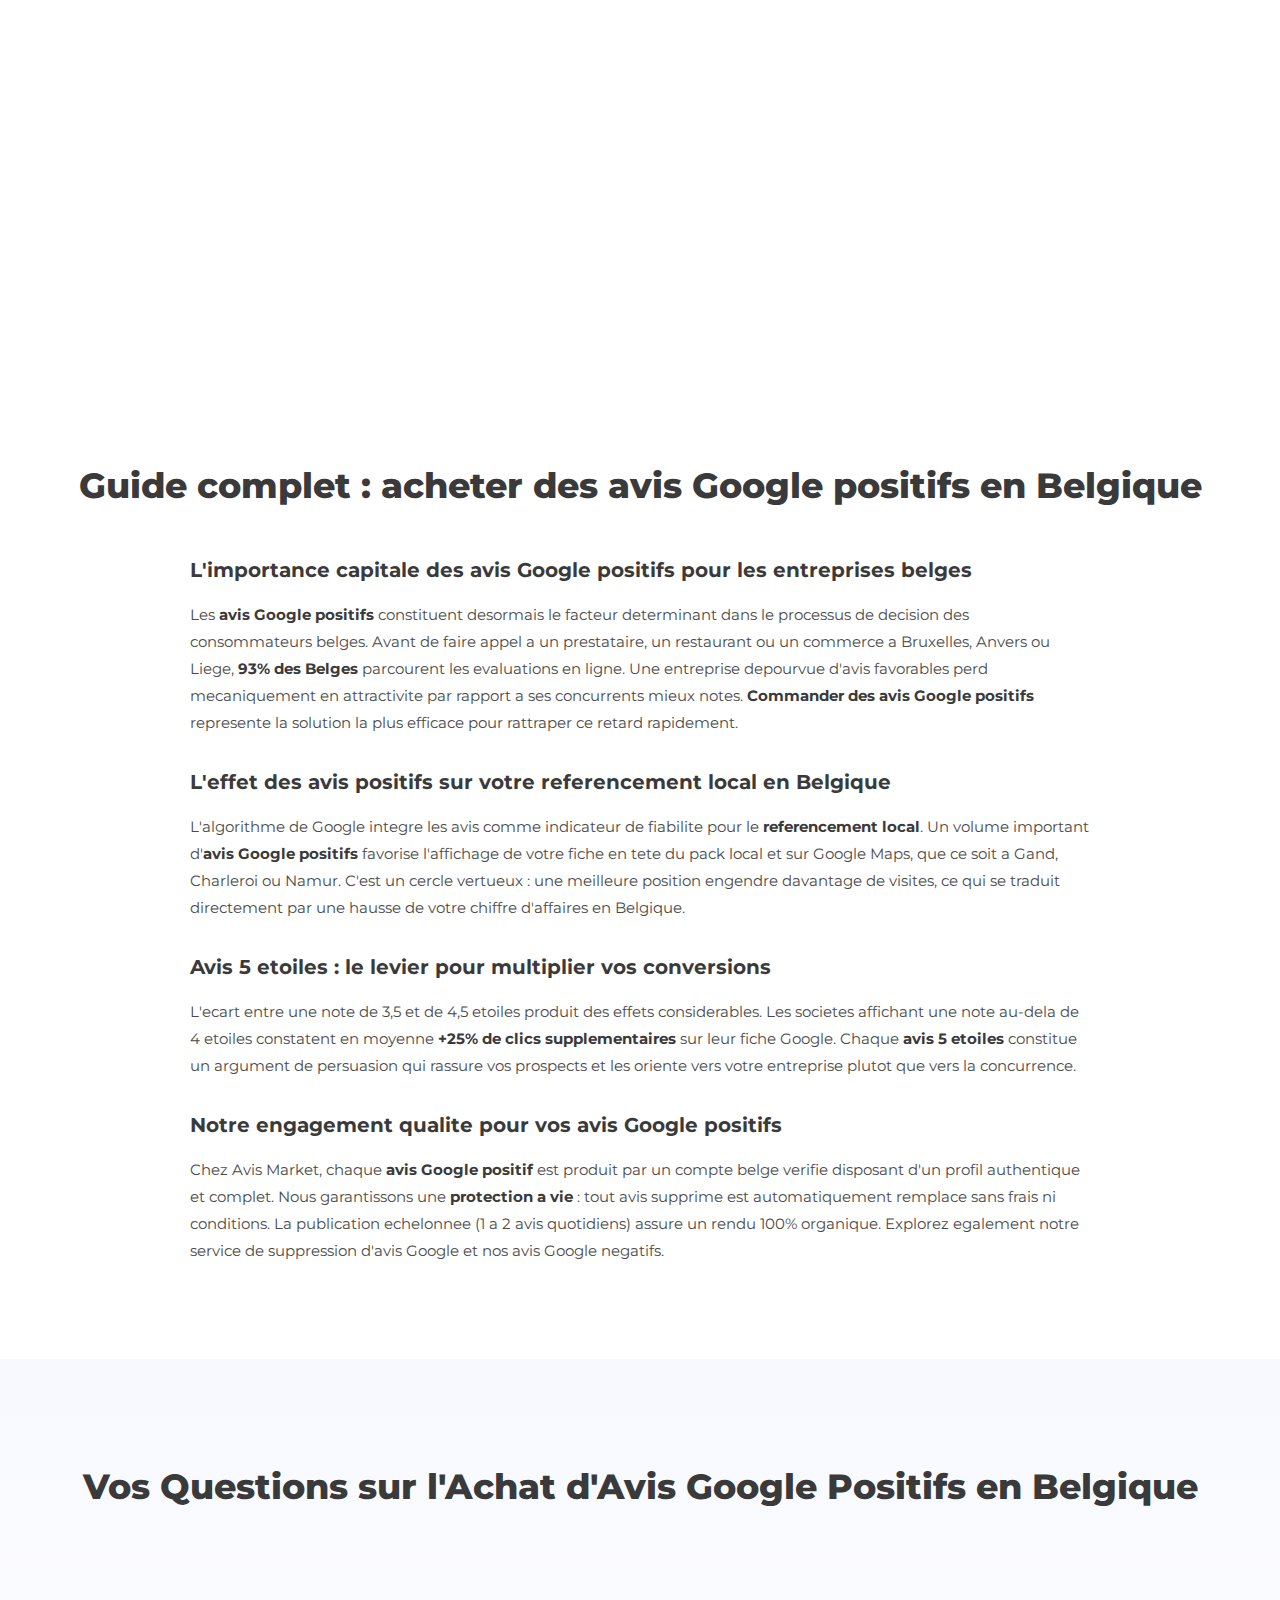
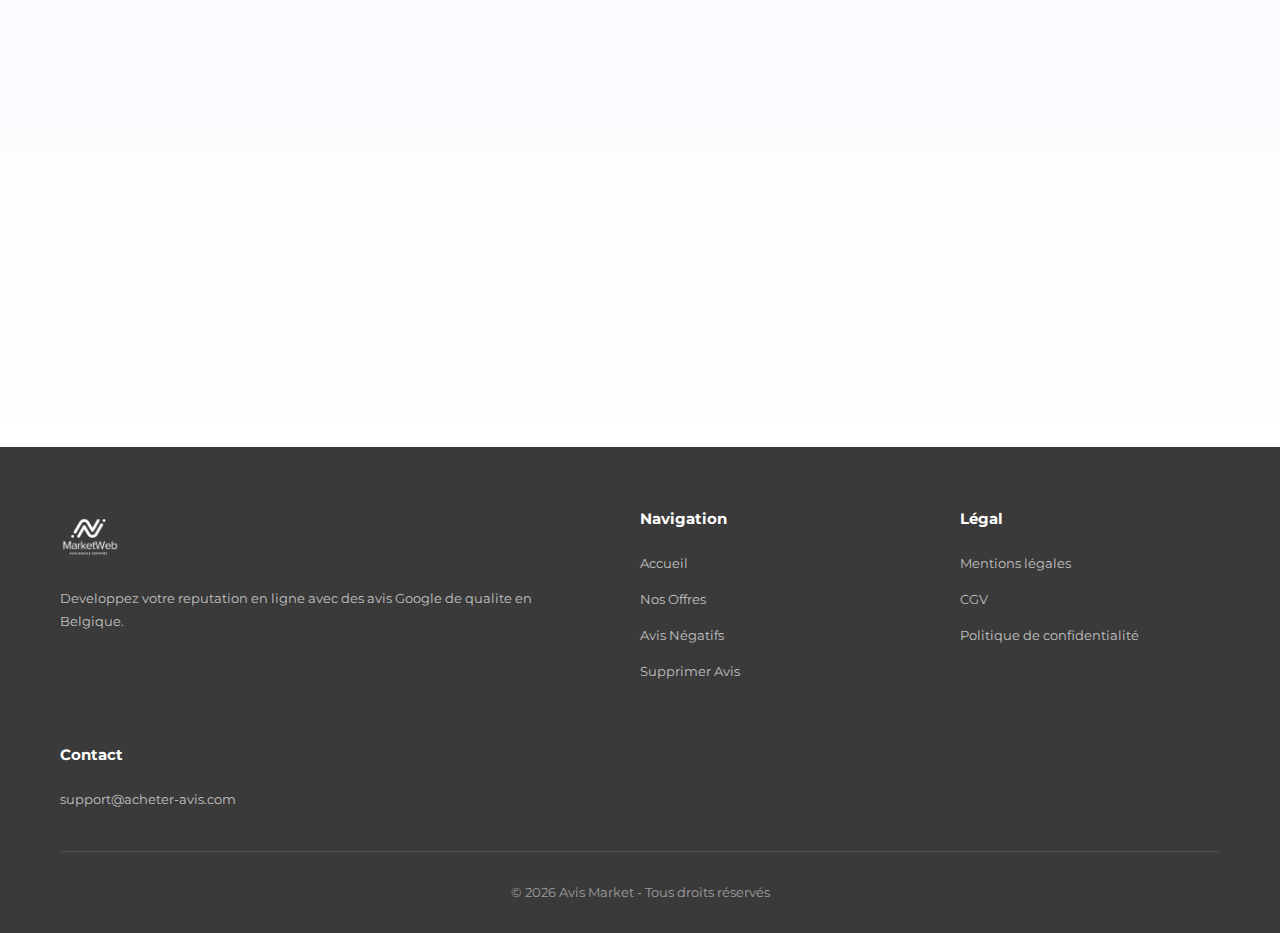
<file: acheter-avis-google-positifs.html>
<!DOCTYPE html>
<html lang="fr">
<head>
    <meta charset="UTF-8">
    <meta name="viewport" content="width=device-width, initial-scale=1.0">
    <meta name="robots" content="index, follow">
    <title>Acheter des Avis Google Positifs en Belgique - Avis 5 Etoiles Garantis</title>
    <meta name="description" content="Commandez des avis Google positifs 5 etoiles pour votre entreprise en Belgique. Comptes belges verifies, publication progressive et garantie a vie. Offres des 99€.">
    <link rel="canonical" href="https://acheter-avis.com/acheter-avis-google-positifs.html"/>
    <link rel="alternate" hreflang="fr-BE" href="https://acheter-avis.com/acheter-avis-google-positifs.html"/>
    <link rel="alternate" hreflang="x-default" href="https://acheter-avis.com/acheter-avis-google-positifs.html"/>
    <meta name="geo.region" content="BE">
    <meta name="geo.placename" content="Bruxelles, Belgique">
    <meta name="geo.position" content="50.8503;4.3517">
    <meta name="ICBM" content="50.8503, 4.3517">
    <link rel="preconnect" href="https://fonts.googleapis.com">
    <link rel="preconnect" href="https://fonts.gstatic.com" crossorigin>
    <link href="https://fonts.googleapis.com/css2?family=Montserrat:wght@400;500;600;700;800&display=swap" rel="stylesheet">
    <link rel="stylesheet" href="styles.css">
    <link rel="icon" type="image/x-icon" href="/favicon.ico">
    <link rel="shortcut icon" href="/favicon.ico">
    <link rel="apple-touch-icon" type="image/png" sizes="96x96" href="./logo/apple-icon-96x96.png">
    <link rel="icon" type="image/png" sizes="32x32" href="./logo/android-icon-32x32.png">
    <link rel="icon" type="image/png" sizes="96x96" href="./logo/android-icon-96x96.png">
    <meta name="msapplication-TileColor" content="#ffffff">
    <meta name="msapplication-TileImage" content="./logo/ms-icon-96x96.png">

    <meta property="og:type" content="website">
    <meta property="og:url" content="https://acheter-avis.com/acheter-avis-google-positifs.html">
    <meta property="og:title" content="Acheter des Avis Google Positifs en Belgique - Avis 5 Etoiles Garantis">
    <meta property="og:description" content="Commandez des avis Google positifs 5 etoiles pour votre entreprise belge. Comptes belges verifies, garantie a vie des 99€.">
    <meta property="og:image" content="https://acheter-avis.com/acheter-avis-google.png">
    <meta property="og:locale" content="fr_BE">
    <meta property="og:site_name" content="Avis Market">

    <meta name="twitter:card" content="summary_large_image">
    <meta name="twitter:title" content="Acheter des Avis Google Positifs en Belgique - Avis 5 Etoiles Garantis">
    <meta name="twitter:description" content="Commandez des avis Google positifs 5 etoiles pour votre entreprise belge. Comptes belges verifies, garantie a vie des 99€.">
    <meta name="twitter:image" content="https://acheter-avis.com/acheter-avis-google.png">

    <script type="application/ld+json">
    {
        "@context": "https://schema.org",
        "@graph": [
            {
                "@type": "BreadcrumbList",
                "itemListElement": [
                    {
                        "@type": "ListItem",
                        "position": 1,
                        "name": "Accueil",
                        "item": "https://acheter-avis.com/"
                    },
                    {
                        "@type": "ListItem",
                        "position": 2,
                        "name": "Acheter Avis Google Positifs",
                        "item": "https://acheter-avis.com/acheter-avis-google-positifs.html"
                    }
                ]
            },
            {
                "@type": "Organization",
                "name": "Avis Market",
                "url": "https://acheter-avis.com",
                "logo": "https://acheter-avis.com/logo.png",
                "hasOfferCatalog": {
                    "@type": "OfferCatalog",
                    "name": "Nos services",
                    "itemListElement": [
                        {
                            "@type": "Offer",
                            "itemOffered": {
                                "@type": "Service",
                                "name": "acheter des avis google positifs en belgique",
                                "url": "https://acheter-avis.com/acheter-avis-google-positifs.html"
                            }
                        }
                    ]
                }
            },
            {
                "@type": "FAQPage",
                "mainEntity": [
                    {
                        "@type": "Question",
                        "name": "Quelle est la procedure pour commander des avis Google positifs ?",
                        "acceptedAnswer": {
                            "@type": "Answer",
                            "text": "Selectionnez la formule qui correspond a vos besoins (25, 50 ou 100 avis), validez votre commande et notre equipe vous contacte par WhatsApp pour adapter les avis a votre etablissement. La publication s'effectue de maniere progressive, entre 1 et 2 avis quotidiens."
                        }
                    },
                    {
                        "@type": "Question",
                        "name": "S'agit-il d'avis authentiques rediges par de vraies personnes ?",
                        "acceptedAnswer": {
                            "@type": "Answer",
                            "text": "Absolument. Chaque avis est redige par un compte belge actif disposant d'un profil verifie et complet. Les textes sont uniques et adaptes specifiquement a votre secteur d'activite."
                        }
                    },
                    {
                        "@type": "Question",
                        "name": "Quel est le delai de livraison des avis positifs ?",
                        "acceptedAnswer": {
                            "@type": "Answer",
                            "text": "La publication debute dans les 24 a 48 heures suivant la confirmation de votre commande. Les avis apparaissent au rythme de 1 a 2 par jour afin de conserver un rendu parfaitement naturel."
                        }
                    },
                    {
                        "@type": "Question",
                        "name": "Proposez-vous une garantie sur les avis Google positifs ?",
                        "acceptedAnswer": {
                            "@type": "Answer",
                            "text": "Oui, tous nos avis Google positifs beneficient d'une garantie a vie. En cas de suppression d'un avis, nous assurons son remplacement gratuitement et sans aucune condition."
                        }
                    }
                ]
            },
            {
                "@type": "ItemList",
                "name": "Nos Formules Avis Positifs",
                "itemListElement": [
                    {
                        "@type": "ListItem",
                        "position": 1,
                        "item": {
                            "@type": "Product",
                            "name": "25 Avis Positifs + 5 offerts",
                            "description": "Pack 25 Avis Positifs + 5 offerts.",
                            "offers": {
                                "@type": "Offer",
                                "availability": "https://schema.org/InStock",
                                "price": "99",
                                "priceCurrency": "EUR"
                            }
                        }
                    },
                    {
                        "@type": "ListItem",
                        "position": 2,
                        "item": {
                            "@type": "Product",
                            "name": "50 Avis Positifs + 10 offerts",
                            "description": "Pack 50 Avis Positifs + 10 offerts.",
                            "offers": {
                                "@type": "Offer",
                                "availability": "https://schema.org/InStock",
                                "price": "169",
                                "priceCurrency": "EUR"
                            }
                        }
                    },
                    {
                        "@type": "ListItem",
                        "position": 3,
                        "item": {
                            "@type": "Product",
                            "name": "100 Avis Positifs + 20 offerts",
                            "description": "Pack 100 Avis Positifs + 20 offerts.",
                            "offers": {
                                "@type": "Offer",
                                "availability": "https://schema.org/InStock",
                                "price": "279",
                                "priceCurrency": "EUR"
                            }
                        }
                    }
                ]
            }
        ]
    }
    </script>
</head>
<body>
    <header class="header">
        <div class="container">
            <a href="https://acheter-avis.com" class="logo">
                <img src="logo.png" alt="Avis Market - Achat d'avis Google en Belgique" title="Avis Market" width="512" height="512" class="logo-img">
            </a>
            <nav class="nav">
                <ul class="nav-list">
                    <li><a href="https://acheter-avis.com" class="nav-link">Accueil</a></li>
                    <li class="nav-item dropdown">
                        <a href="#" class="nav-link">Nos Offres <span class="dropdown-arrow">&#9660;</span></a>
                        <div class="dropdown-menu">
                            <a href="https://acheter-avis.com#offres-positifs">Avis Positifs</a>
                            <a href="acheter-avis-negatif-google.html#offres">Avis N&eacute;gatifs</a>
                            <a href="supprimer-avis-google.html#offres">Supprimer Avis</a>
                        </div>
                    </li>
                </ul>
            </nav>
            <button class="menu-toggle" aria-label="Menu">
                <span></span>
                <span></span>
                <span></span>
            </button>
        </div>
    </header>
    <div class="promo-bar">&#x26A1; -20% sur votre 1&egrave;re commande avec le code <span class="promo-code">BIENVENUE20</span></div>

    <section id="accueil" class="hero">
        <div class="container">
            <div class="hero-content">
                <h1>Achat d'Avis Google Positifs en Belgique <br> Obtenez des Avis 5 Etoiles Garantis</h1>
                <p class="hero-subtitle">Dopez la notoriete de votre entreprise belge grace a des avis Google 5 etoiles publies par des comptes belges authentiques. Ameliorez votre note, gagnez en visibilite locale a Bruxelles, Anvers, Liege et partout en Belgique.</p>
                <a href="#offres-positifs" class="btn btn-primary" title="acheter avis google positifs belgique">Voir les Offres</a>
            </div>
            <div class="hero-image">
                <img src="acheter-avis-google.png" alt="Acheter des avis Google positifs 5 etoiles en Belgique" title="Achat avis Google positifs Belgique" width="964" height="421" class="hero-img" loading="eager">
            </div>
        </div>
    </section>

    <section class="stats">
        <div class="container">
            <div class="stat-card">
                <div class="stat-number" data-target="89" data-suffix="%">89%</div>
                <p>des consommateurs se fient aux avis en ligne</p>
            </div>
            <div class="stat-card">
                <div class="stat-number" data-target="75" data-suffix="%">75%</div>
                <p>selectionnent un commerce grace a ses avis positifs</p>
            </div>
            <div class="stat-card">
                <div class="stat-number" data-target="75" data-suffix="%">75%</div>
                <p>demandent un minimum de 4 etoiles</p>
            </div>
            <div class="stat-card">
                <div class="stat-number" data-target="0" data-static="+9%">+9%</div>
                <p>de revenus supplementaires</p>
            </div>
        </div>
    </section>

    <section class="credibility">
        <div class="container">
            <div class="credibility-image">
                <img src="acheter-avis-google-entreprise.webp" alt="Avis Google positifs pour entreprise belge" title="Acheter avis Google positifs entreprise Belgique" width="601" height="791" class="credibility-img" loading="lazy">
            </div>
            <div class="credibility-content">
                <h2>Pourquoi commander des avis Google positifs pour votre societe belge ?</h2>
                <p>Les <strong>avis Google positifs</strong> representent le critere decisif pour les consommateurs belges. D'apres les etudes de BrightLocal, <strong>75% des internautes</strong> se tournent vers une entreprise en se basant exclusivement sur ses avis favorables. Sans retours positifs ou avec une note insuffisante, vous laissez filer des clients potentiels jour apres jour a Bruxelles, Liege, Anvers ou Gand.</p>
                <p>Commander des avis Google positifs vous permet de <strong>consolider instantanement votre credibilite</strong>, de rehausser votre note sur Google Maps et de capter davantage de clientele en Belgique. C'est un placement strategique pour developper votre activite.</p>
                <a href="#offres-positifs" class="btn btn-primary">Commander Maintenant</a>
            </div>
        </div>
    </section>

    <section class="credibility credibility-reverse">
        <div class="container">
            <div class="credibility-content">
                <h2>Des avis 5 etoiles qui propulsent votre activite en Belgique</h2>
                <p>Chaque <strong>avis 5 etoiles</strong> fonctionne comme un veritable bouche-a-oreille numerique. <strong>89% des consommateurs belges</strong> font autant confiance aux evaluations en ligne qu'aux conseils de leur entourage.</p>
                <p>Nos avis positifs sont rediges avec des contenus personnalises qui valorisent vos atouts : excellence du service, serieux, competitivite tarifaire. Un levier concret qui <strong>ameliore significativement votre taux de conversion</strong> et fait la difference face a vos concurrents a Charleroi, Namur ou ailleurs en Belgique.</p>
                <a href="#offres-positifs" class="btn btn-primary" title="achat avis google 5 etoiles belgique">Commander Maintenant</a>
            </div>
            <div class="credibility-image">
                <img src="acheter-faux-avis-google.webp" alt="Fiche Google avec avis positifs 5 etoiles Belgique" title="Avis positifs 5 etoiles Google Belgique" width="900" height="600" class="credibility-img" loading="lazy">
            </div>
        </div>
    </section>

    <section class="how-it-works">
        <div class="container">
            <h2 class="section-title">Comment fonctionne notre service ?</h2>
            <div class="steps">
                <div class="step">
                    <div class="step-icon"><span>1</span></div>
                    <h3>Choisissez votre formule</h3>
                    <p>Optez pour le volume d'avis adapte a vos objectifs de croissance. Votre commande est traitee immediatement apres confirmation du paiement.</p>
                </div>
                <div class="step">
                    <div class="step-icon"><span>2</span></div>
                    <h3>Echange par WhatsApp avec notre equipe</h3>
                    <p>Un conseiller vous contacte pour recueillir les details de votre etablissement. Cela nous permet de creer des avis pertinents, credibles et en phase avec votre domaine d'activite.</p>
                </div>
                <div class="step">
                    <div class="step-icon"><span>3</span></div>
                    <h3>Publication progressive de vos avis</h3>
                    <p>Les avis sont mis en ligne graduellement afin de simuler un flux naturel. Votre reputation, votre positionnement local et votre attractivite progressent de jour en jour.</p>
                </div>
            </div>
        </div>
    </section>

    <section id="offres-positifs" class="pricing">
        <div class="container">
            <h2 class="section-title">Nos Formules d'Avis Google Positifs pour la Belgique</h2>
            <p class="section-subtitle">Selectionnez la formule d'avis Google positifs qui repond a vos attentes. Publication progressive, comptes belges authentiques.</p>
            <div class="pricing-cards">
                <div class="pricing-card">
                    <div class="pricing-header">
                        <h3>25 Avis Positifs</h3>
                        <div class="pricing-bonus">+ 5 offerts</div>
                    </div>
                    <div class="pricing-price">
                        <span class="price">99&euro;</span>
                    </div>
                    <ul class="pricing-features">
                        <li><span class="check">&#10003;</span> Comptes &#x1F1E7;&#x1F1EA;</li>
                        <li><span class="check">&#10003;</span> Nom prenom &#x1F1E7;&#x1F1EA;</li>
                        <li><span class="check">&#10003;</span> Textes Personnalises</li>
                        <li><span class="check">&#10003;</span> Fournissez vos Textes</li>
                        <li><span class="check">&#10003;</span> Fournissez vos Images</li>
                        <li><span class="check">&#10003;</span> Garantie a vie</li>
                        <li><span class="check">&#10003;</span> Rythme 1 a 2 avis/jrs</li>
                        <li><span class="check">&#10003;</span> Service Client 24/7</li>
                    </ul>
                    <a href="https://buy.stripe.com/cNi00i45B4re0GS8bRabK0z" class="btn btn-outline" target="_blank" rel="noopener noreferrer">Commander</a>
                </div>

                <div class="pricing-card featured">
                    <div class="pricing-badge">Populaire</div>
                    <div class="pricing-header">
                        <h3>50 Avis Positifs</h3>
                        <div class="pricing-bonus">+ 10 offerts</div>
                    </div>
                    <div class="pricing-price">
                        <span class="price">169&euro;</span>
                    </div>
                    <ul class="pricing-features">
                        <li><span class="check">&#10003;</span> Comptes &#x1F1E7;&#x1F1EA;</li>
                        <li><span class="check">&#10003;</span> Nom prenom &#x1F1E7;&#x1F1EA;</li>
                        <li><span class="check">&#10003;</span> Textes Personnalises</li>
                        <li><span class="check">&#10003;</span> Fournissez vos Textes</li>
                        <li><span class="check">&#10003;</span> Fournissez vos Images</li>
                        <li><span class="check">&#10003;</span> Garantie a vie</li>
                        <li><span class="check">&#10003;</span> Rythme 1 a 2 avis/jrs</li>
                        <li><span class="check">&#10003;</span> Service Client 24/7</li>
                    </ul>
                    <a href="https://buy.stripe.com/28E28qfOj3na1KW3VBabK0A" class="btn btn-primary" title="acheter avis google positifs pas cher belgique" target="_blank" rel="noopener noreferrer">Commander</a>
                </div>

                <div class="pricing-card">
                    <div class="pricing-header">
                        <h3>100 Avis Positifs</h3>
                        <div class="pricing-bonus">+ 20 offerts</div>
                    </div>
                    <div class="pricing-price">
                        <span class="price">279&euro;</span>
                    </div>
                    <ul class="pricing-features">
                        <li><span class="check">&#10003;</span> Comptes &#x1F1E7;&#x1F1EA;</li>
                        <li><span class="check">&#10003;</span> Nom prenom &#x1F1E7;&#x1F1EA;</li>
                        <li><span class="check">&#10003;</span> Textes Personnalises</li>
                        <li><span class="check">&#10003;</span> Fournissez vos Textes</li>
                        <li><span class="check">&#10003;</span> Fournissez vos Images</li>
                        <li><span class="check">&#10003;</span> Garantie a vie</li>
                        <li><span class="check">&#10003;</span> Rythme 1 a 2 avis/jrs</li>
                        <li><span class="check">&#10003;</span> Service Client 24/7</li>
                    </ul>
                    <a href="https://buy.stripe.com/00wfZg59F1f2exI77NabK0B" title="achat avis google positifs belgique" class="btn btn-outline" target="_blank" rel="noopener noreferrer">Commander</a>
                </div>
            </div>
        </div>
    </section>

    <section class="testimonials">
        <div class="container">
            <h2 class="section-title">Nos clients temoignent de leurs resultats</h2>
            <div class="testimonials-grid">
                <div class="testimonial-card">
                    <img src="acheter-avis-google-my-business.webp" alt="Temoignage client avis Google positifs Belgique" title="Temoignage avis positifs entreprise belge" width="768" height="1496" class="testimonial-img" loading="lazy">
                </div>
                <div class="testimonial-card">
                    <img src="acheter-commentaire-google.webp" alt="Retour d'experience apres achat avis Google positifs" title="Resultat avis positifs Google Belgique" width="768" height="1496" class="testimonial-img" loading="lazy">
                </div>
                <div class="testimonial-card">
                    <img src="achat-avis-positif-google.webp" alt="Client satisfait des avis Google positifs en Belgique" title="Amelioration note Google entreprise belge" width="768" height="1496" class="testimonial-img" loading="lazy">
                </div>
                <div class="testimonial-card">
                    <img src="achat-avis-positifs.webp" alt="Resultats concrets apres achat avis positifs Google" title="Resultat avis Google Maps Belgique" width="768" height="1496" class="testimonial-img" loading="lazy">
                </div>
            </div>
        </div>
    </section>

    <section class="seo-content">
        <div class="container">
            <h2 class="section-title">Guide complet : acheter des avis Google positifs en Belgique</h2>
            <div class="seo-text">
                <h3>L'importance capitale des avis Google positifs pour les entreprises belges</h3>
                <p>Les <strong>avis Google positifs</strong> constituent desormais le facteur determinant dans le processus de decision des consommateurs belges. Avant de faire appel a un prestataire, un restaurant ou un commerce a Bruxelles, Anvers ou Liege, <strong>93% des Belges</strong> parcourent les evaluations en ligne. Une entreprise depourvue d'avis favorables perd mecaniquement en attractivite par rapport a ses concurrents mieux notes. <strong>Commander des avis Google positifs</strong> represente la solution la plus efficace pour rattraper ce retard rapidement.</p>

                <h3>L'effet des avis positifs sur votre referencement local en Belgique</h3>
                <p>L'algorithme de Google integre les avis comme indicateur de fiabilite pour le <strong>referencement local</strong>. Un volume important d'<strong>avis Google positifs</strong> favorise l'affichage de votre fiche en tete du pack local et sur Google Maps, que ce soit a Gand, Charleroi ou Namur. C'est un cercle vertueux : une meilleure position engendre davantage de visites, ce qui se traduit directement par une hausse de votre chiffre d'affaires en Belgique.</p>

                <h3>Avis 5 etoiles : le levier pour multiplier vos conversions</h3>
                <p>L'ecart entre une note de 3,5 et de 4,5 etoiles produit des effets considerables. Les societes affichant une note au-dela de 4 etoiles constatent en moyenne <strong>+25% de clics supplementaires</strong> sur leur fiche Google. Chaque <strong>avis 5 etoiles</strong> constitue un argument de persuasion qui rassure vos prospects et les oriente vers votre entreprise plutot que vers la concurrence.</p>

                <h3>Notre engagement qualite pour vos avis Google positifs</h3>
                <p>Chez Avis Market, chaque <strong>avis Google positif</strong> est produit par un compte belge verifie disposant d'un profil authentique et complet. Nous garantissons une <strong>protection a vie</strong> : tout avis supprime est automatiquement remplace sans frais ni conditions. La publication echelonnee (1 a 2 avis quotidiens) assure un rendu 100% organique. Explorez egalement notre service de <a href="supprimer-avis-google.html">suppression d'avis Google</a> et nos <a href="acheter-avis-negatif-google.html">avis Google negatifs</a>.</p>
            </div>
        </div>
    </section>

    <section class="faq">
        <div class="container">
            <h2 class="section-title">Vos Questions sur l'Achat d'Avis Google Positifs en Belgique</h2>
            <div class="faq-list">
                <div class="faq-item">
                    <button class="faq-question">
                        <span>Quelle est la procedure pour commander des avis Google positifs ?</span>
                        <span class="faq-icon">+</span>
                    </button>
                    <div class="faq-answer">
                        <p>Selectionnez la formule qui correspond a vos besoins (25, 50 ou 100 avis), validez votre commande et notre equipe vous contacte par WhatsApp pour adapter les avis a votre etablissement. La publication s'effectue de maniere progressive, entre 1 et 2 avis quotidiens.</p>
                    </div>
                </div>
                <div class="faq-item">
                    <button class="faq-question">
                        <span>S'agit-il d'avis authentiques rediges par de vraies personnes ?</span>
                        <span class="faq-icon">+</span>
                    </button>
                    <div class="faq-answer">
                        <p>Absolument. Chaque avis est redige par un compte belge actif disposant d'un profil verifie et complet. Les textes sont uniques et adaptes specifiquement a votre secteur d'activite.</p>
                    </div>
                </div>
                <div class="faq-item">
                    <button class="faq-question">
                        <span>Quel est le delai de livraison des avis positifs ?</span>
                        <span class="faq-icon">+</span>
                    </button>
                    <div class="faq-answer">
                        <p>La publication debute dans les 24 a 48 heures suivant la confirmation de votre commande. Les avis apparaissent au rythme de 1 a 2 par jour afin de conserver un rendu parfaitement naturel.</p>
                    </div>
                </div>
                <div class="faq-item">
                    <button class="faq-question">
                        <span>Proposez-vous une garantie sur les avis Google positifs ?</span>
                        <span class="faq-icon">+</span>
                    </button>
                    <div class="faq-answer">
                        <p>Oui, tous nos avis Google positifs beneficient d'une garantie a vie. En cas de suppression d'un avis, nous assurons son remplacement gratuitement et sans aucune condition.</p>
                    </div>
                </div>
            </div>
        </div>
    </section>

    <footer class="footer">
        <div class="container">
            <div class="footer-content">
                <div class="footer-brand">
                    <a href="https://acheter-avis.com" class="logo">
                        <img src="logo.png" alt="Avis Market - Logo" title="Avis Market" width="512" height="512" class="logo-img">
                    </a>
                    <p>Developpez votre reputation en ligne avec des avis Google de qualite en Belgique.</p>
                </div>
                <div class="footer-links">
                    <h4>Navigation</h4>
                    <ul>
                        <li><a href="https://acheter-avis.com">Accueil</a></li>
                        <li><a href="https://acheter-avis.com#offres-positifs">Nos Offres</a></li>
                        <li><a href="acheter-avis-negatif-google.html">Avis N&eacute;gatifs</a></li>
                        <li><a href="supprimer-avis-google.html">Supprimer Avis</a></li>
                    </ul>
                </div>
                <div class="footer-links">
                    <h4>L&eacute;gal</h4>
                    <ul>
                        <li><a href="#">Mentions l&eacute;gales</a></li>
                        <li><a href="#">CGV</a></li>
                        <li><a href="#">Politique de confidentialit&eacute;</a></li>
                    </ul>
                </div>
                <div class="footer-links">
                    <h4>Contact</h4>
                    <ul>
                        <li><a href="mailto:support@acheter-avis.com">support@acheter-avis.com</a></li>
                    </ul>
                </div>
            </div>
            <div class="footer-bottom">
                <p>&copy; 2026 Avis Market - Tous droits r&eacute;serv&eacute;s</p>
            </div>
        </div>
    </footer>


    <script>
        document.addEventListener('DOMContentLoaded', function() {
            const menuToggle = document.querySelector('.menu-toggle');
            const nav = document.querySelector('.nav');
            if (menuToggle && nav) {
                menuToggle.addEventListener('click', function() {
                    nav.classList.toggle('active');
                    menuToggle.classList.toggle('active');
                });
                const navLinks = document.querySelectorAll('.nav-link:not(.nav-item.dropdown > .nav-link)');
                navLinks.forEach(link => {
                    link.addEventListener('click', function() {
                        nav.classList.remove('active');
                        menuToggle.classList.remove('active');
                    });
                });
            }
            const dropdowns = document.querySelectorAll('.nav-item.dropdown');
            dropdowns.forEach(dropdown => {
                const dropdownLink = dropdown.querySelector('.nav-link');
                dropdownLink.addEventListener('click', function(e) {
                    if (window.innerWidth <= 768) {
                        e.preventDefault();
                        dropdown.classList.toggle('active');
                    }
                });
            });
            const dropdownMenuLinks = document.querySelectorAll('.dropdown-menu a');
            dropdownMenuLinks.forEach(link => {
                link.addEventListener('click', function() {
                    if (window.innerWidth <= 768) {
                        const nav = document.querySelector('.nav');
                        const menuToggle = document.querySelector('.menu-toggle');
                        nav.classList.remove('active');
                        menuToggle.classList.remove('active');
                        document.querySelectorAll('.nav-item.dropdown').forEach(d => d.classList.remove('active'));
                    }
                });
            });
            const anchorLinks = document.querySelectorAll('a[href^="#"]');
            anchorLinks.forEach(link => {
                link.addEventListener('click', function(e) {
                    e.preventDefault();
                    const targetId = this.getAttribute('href');
                    const targetElement = document.querySelector(targetId);
                    if (targetElement) {
                        const headerHeight = document.querySelector('.header').offsetHeight;
                        const targetPosition = targetElement.offsetTop - headerHeight;
                        window.scrollTo({ top: targetPosition, behavior: 'smooth' });
                    }
                });
            });
            const faqItems = document.querySelectorAll('.faq-item');
            faqItems.forEach(item => {
                const question = item.querySelector('.faq-question');
                question.addEventListener('click', function() {
                    faqItems.forEach(otherItem => {
                        if (otherItem !== item && otherItem.classList.contains('active')) {
                            otherItem.classList.remove('active');
                        }
                    });
                    item.classList.toggle('active');
                });
            });
            const sections = document.querySelectorAll('section[id]');
            const navLinksAll = document.querySelectorAll('.nav-link');
            function updateActiveNav() {
                const scrollPosition = window.scrollY + 100;
                sections.forEach(section => {
                    const sectionTop = section.offsetTop;
                    const sectionHeight = section.offsetHeight;
                    const sectionId = section.getAttribute('id');
                    if (scrollPosition >= sectionTop && scrollPosition < sectionTop + sectionHeight) {
                        navLinksAll.forEach(link => {
                            link.classList.remove('active');
                            if (link.getAttribute('href') === '#' + sectionId) {
                                link.classList.add('active');
                            }
                        });
                    }
                });
            }
            window.addEventListener('scroll', updateActiveNav);
            const header = document.querySelector('.header');
            function updateHeader() {
                if (window.scrollY > 50) {
                    header.style.boxShadow = '0 4px 20px rgba(0, 0, 0, 0.1)';
                } else {
                    header.style.boxShadow = '0 4px 15px rgba(0, 0, 0, 0.08)';
                }
            }
            window.addEventListener('scroll', updateHeader);
            const animateElements = document.querySelectorAll('.stat-card, .step, .pricing-card, .testimonial-card, .faq-item');
            const observerOptions = { threshold: 0.1, rootMargin: '0px 0px -50px 0px' };
            const observer = new IntersectionObserver(function(entries) {
                entries.forEach(entry => {
                    if (entry.isIntersecting) {
                        entry.target.style.opacity = '1';
                        entry.target.style.transform = 'translateY(0)';
                    }
                });
            }, observerOptions);
            animateElements.forEach(element => {
                element.style.opacity = '0';
                element.style.transform = 'translateY(30px)';
                element.style.transition = 'opacity 0.6s ease, transform 0.6s ease';
                observer.observe(element);
            });
            const statNumbers = document.querySelectorAll('.stat-number');
            let animated = false;
            function animateCounters() {
                if (animated) return;
                statNumbers.forEach(stat => {
                    const staticText = stat.getAttribute('data-static');
                    if (staticText) { stat.textContent = staticText; return; }
                    const target = parseInt(stat.getAttribute('data-target') || stat.textContent);
                    const suffix = stat.getAttribute('data-suffix') || '%';
                    if (isNaN(target) || target <= 0) return;
                    let current = 0;
                    const increment = target / 50;
                    const duration = 2000;
                    const stepTime = duration / 50;
                    const counter = setInterval(() => {
                        current += increment;
                        if (current >= target) { stat.textContent = target + suffix; clearInterval(counter); }
                        else { stat.textContent = Math.floor(current) + suffix; }
                    }, stepTime);
                });
                animated = true;
            }
            const statsSection = document.querySelector('.stats');
            if (statsSection) {
                const statsObserver = new IntersectionObserver((entries) => {
                    entries.forEach(entry => { if (entry.isIntersecting) { animateCounters(); } });
                }, { threshold: 0.5 });
                statsObserver.observe(statsSection);
            }
        });
    </script>
</body>
</html>
</file>
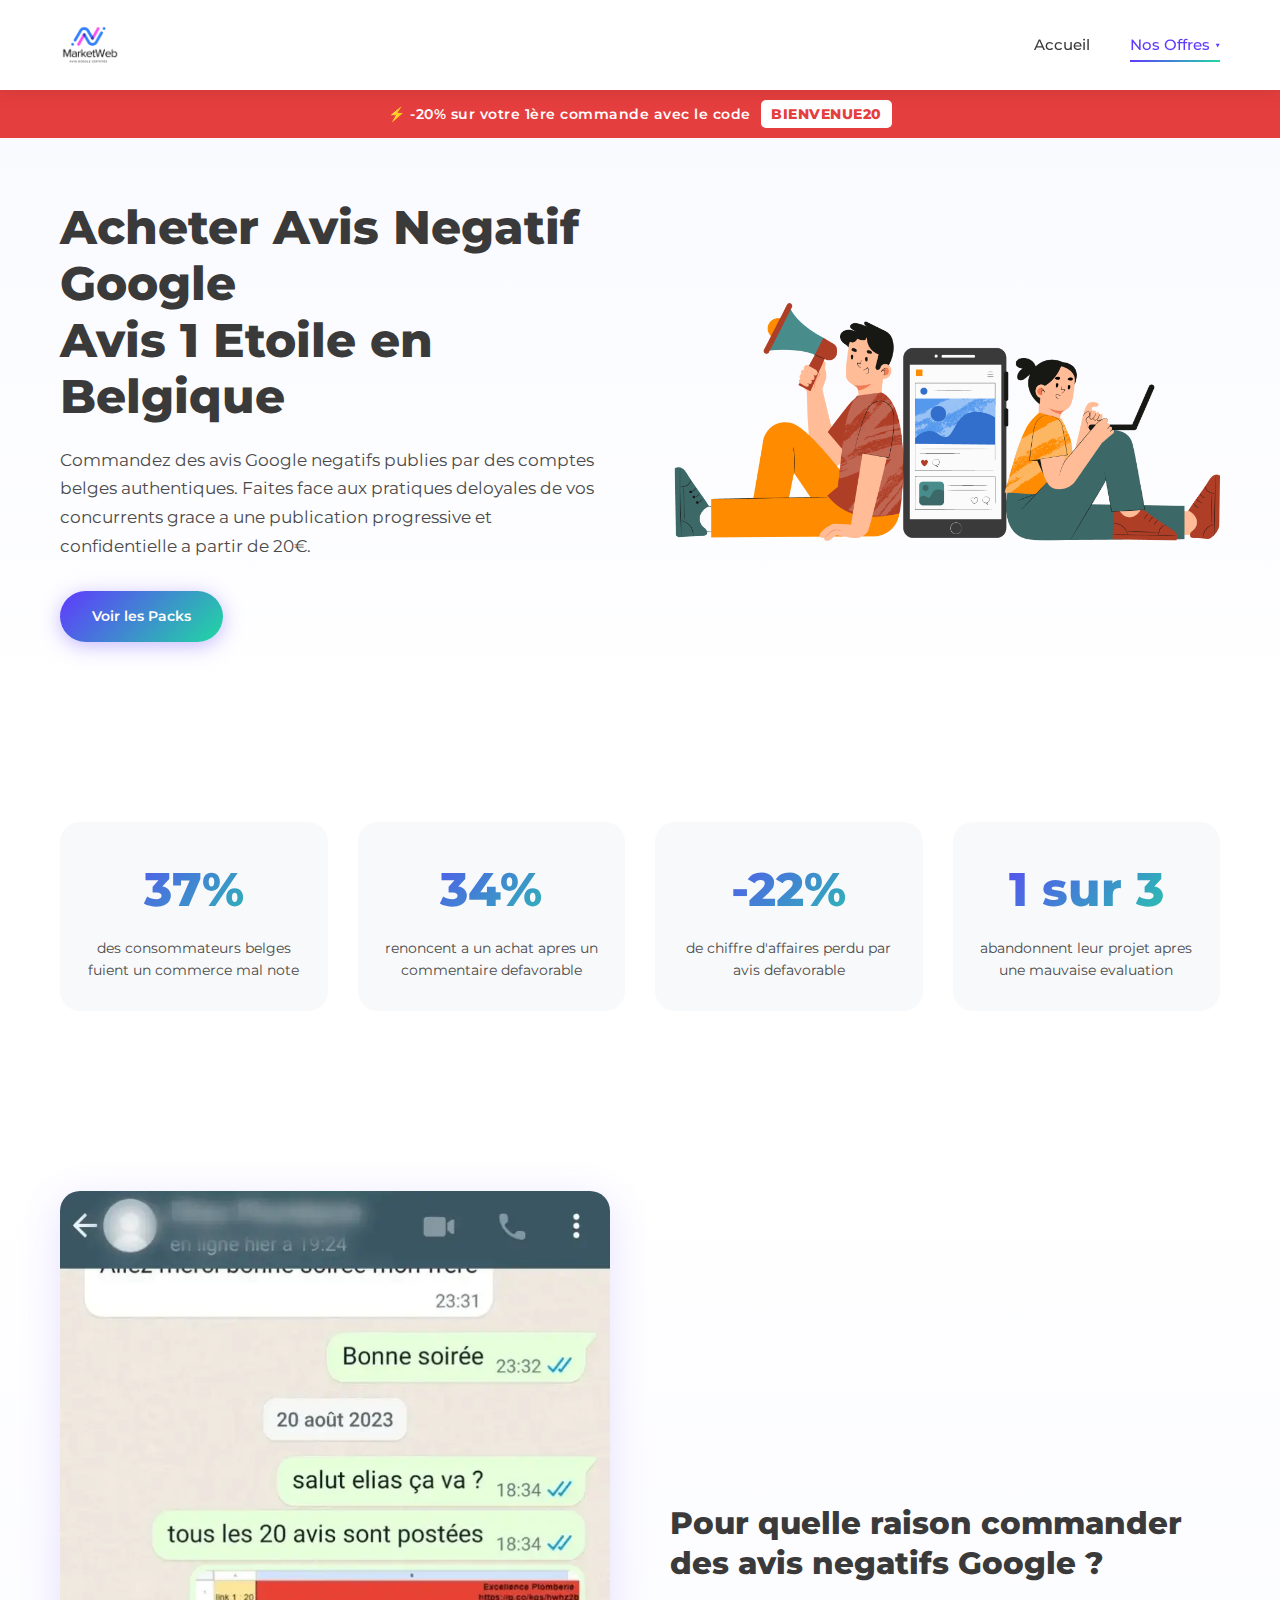
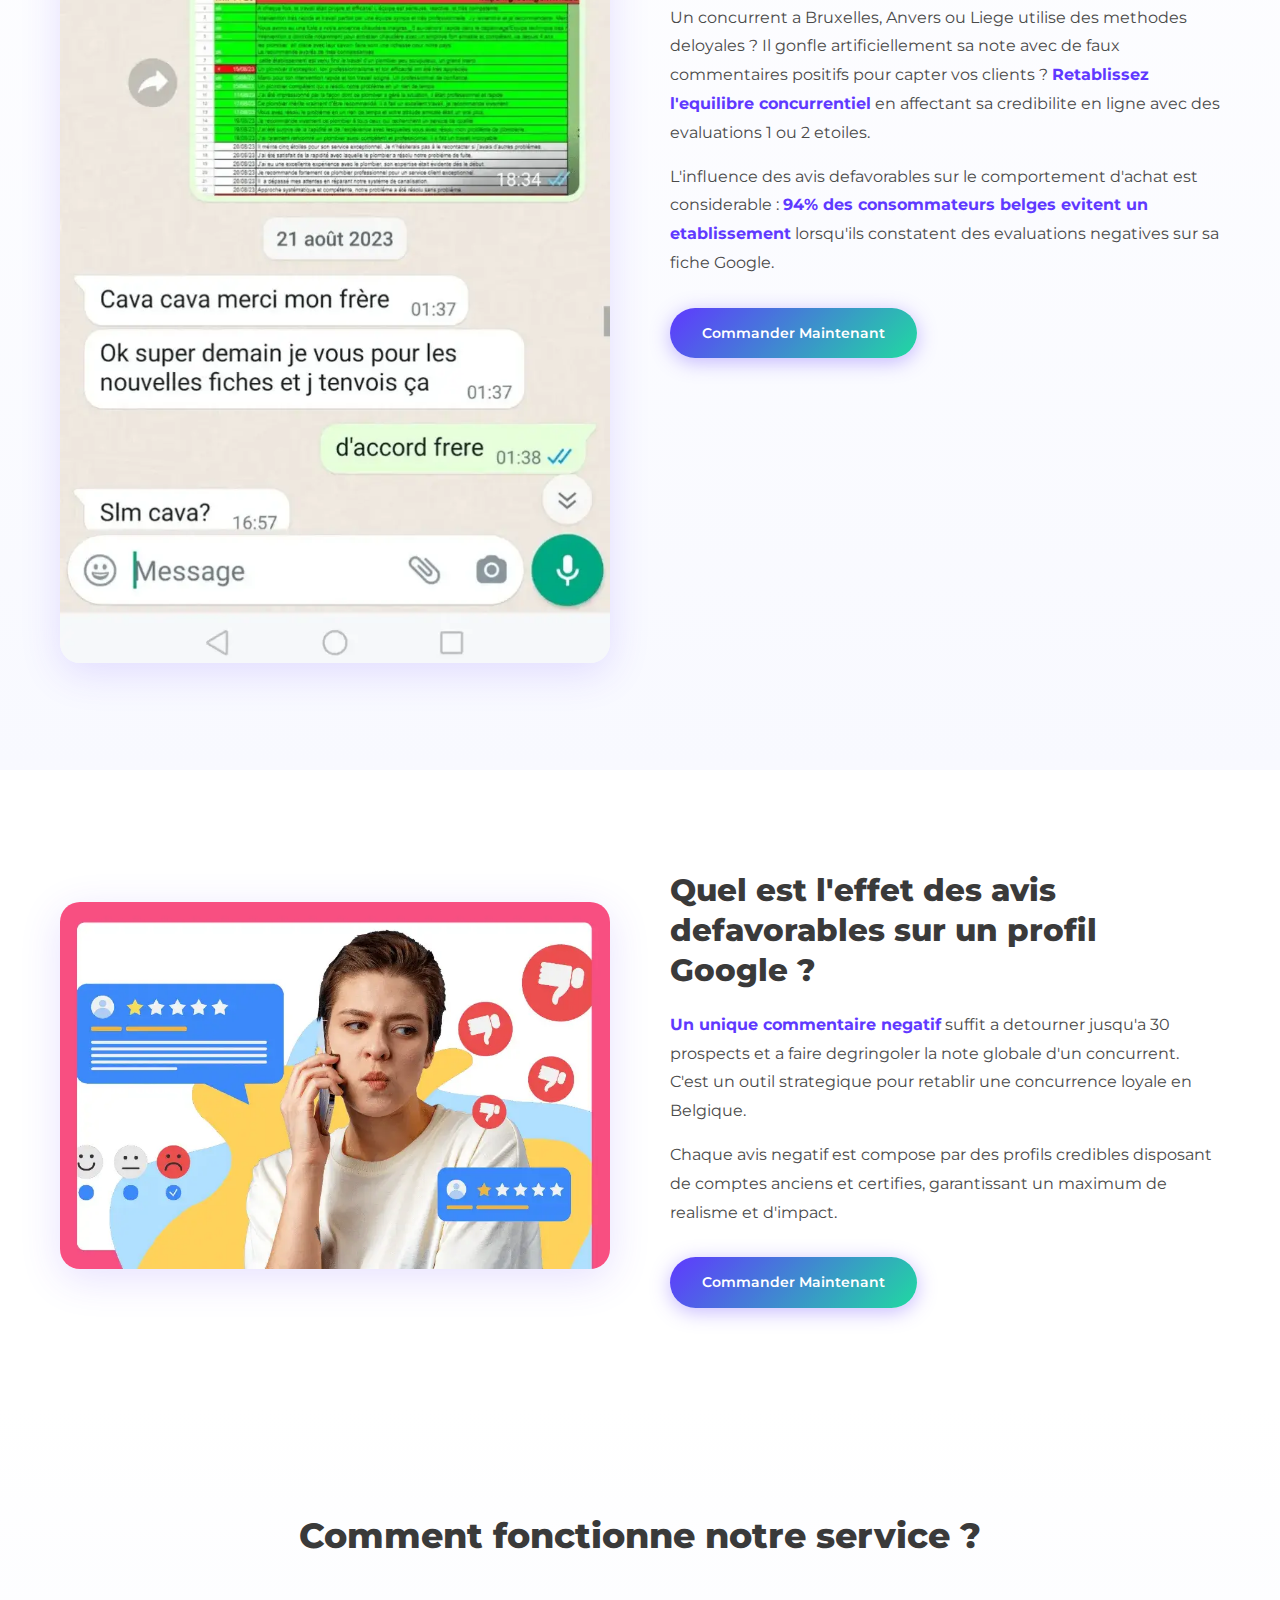
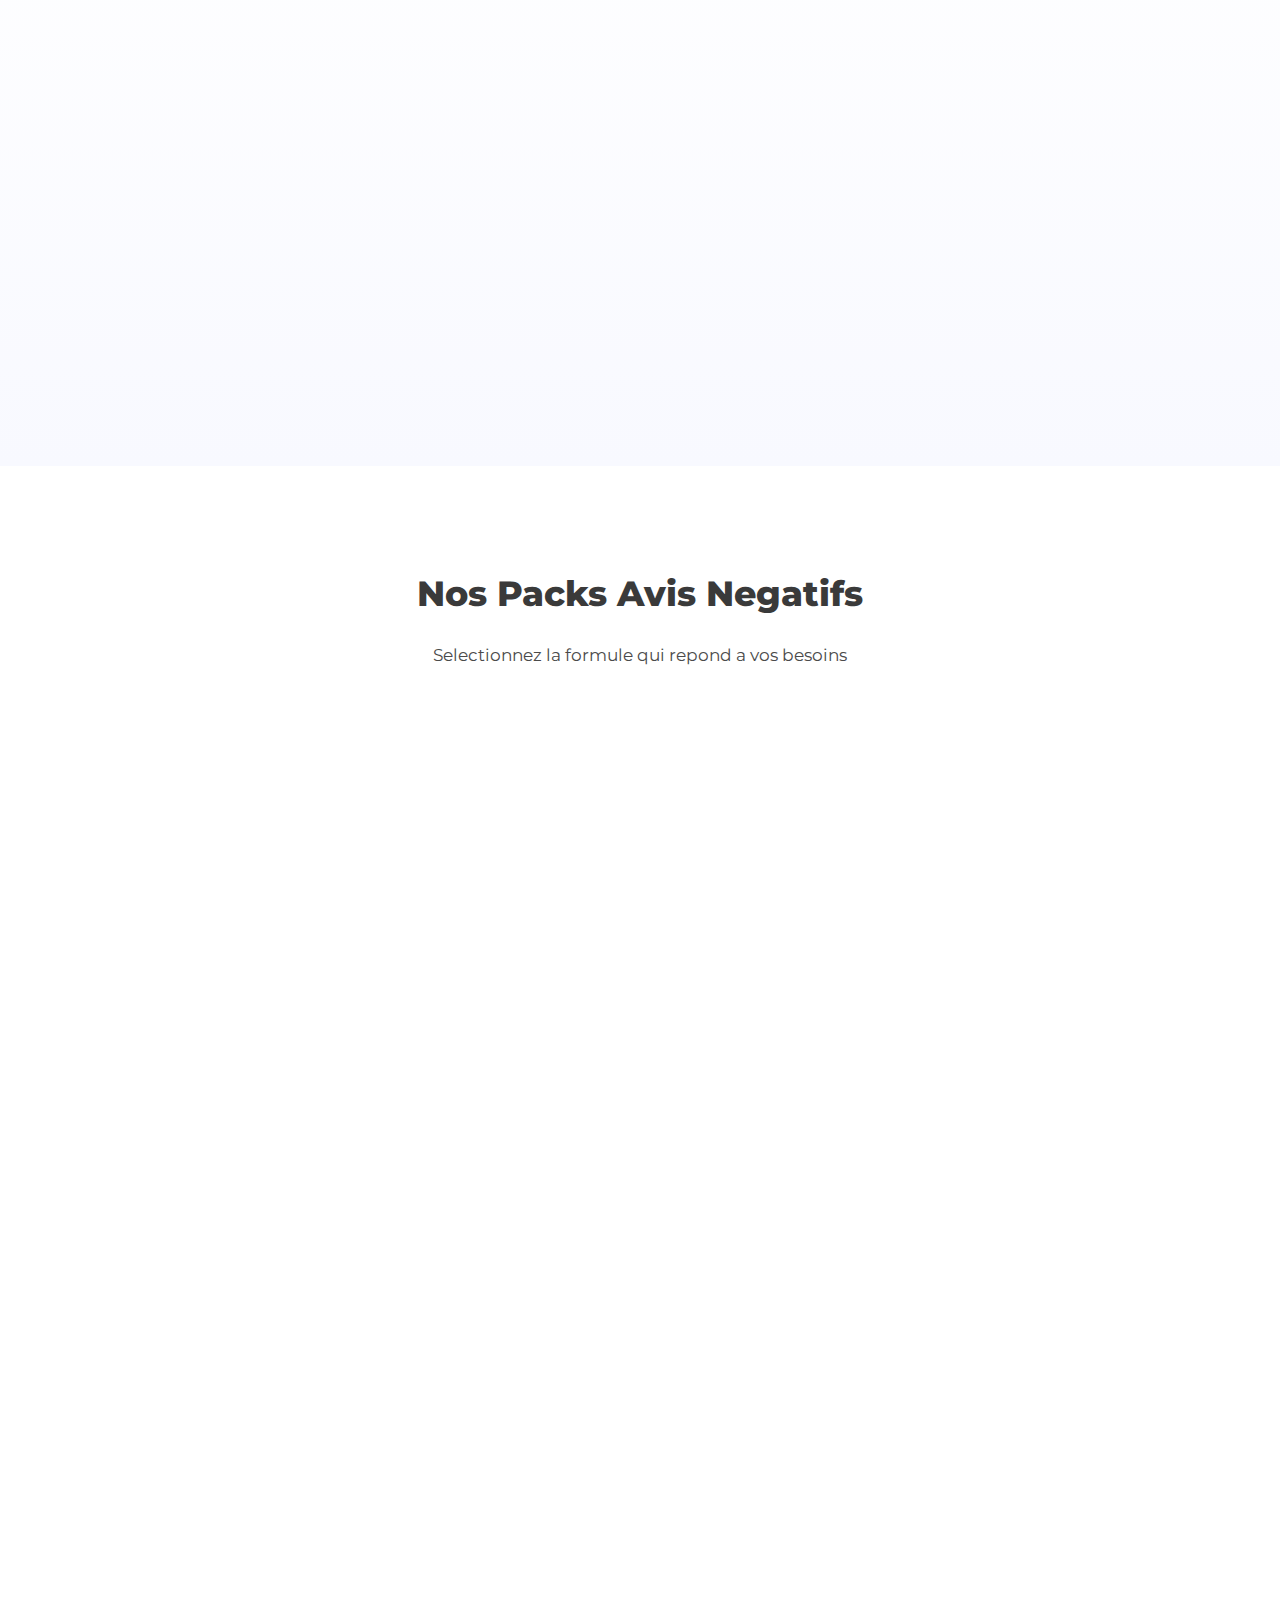
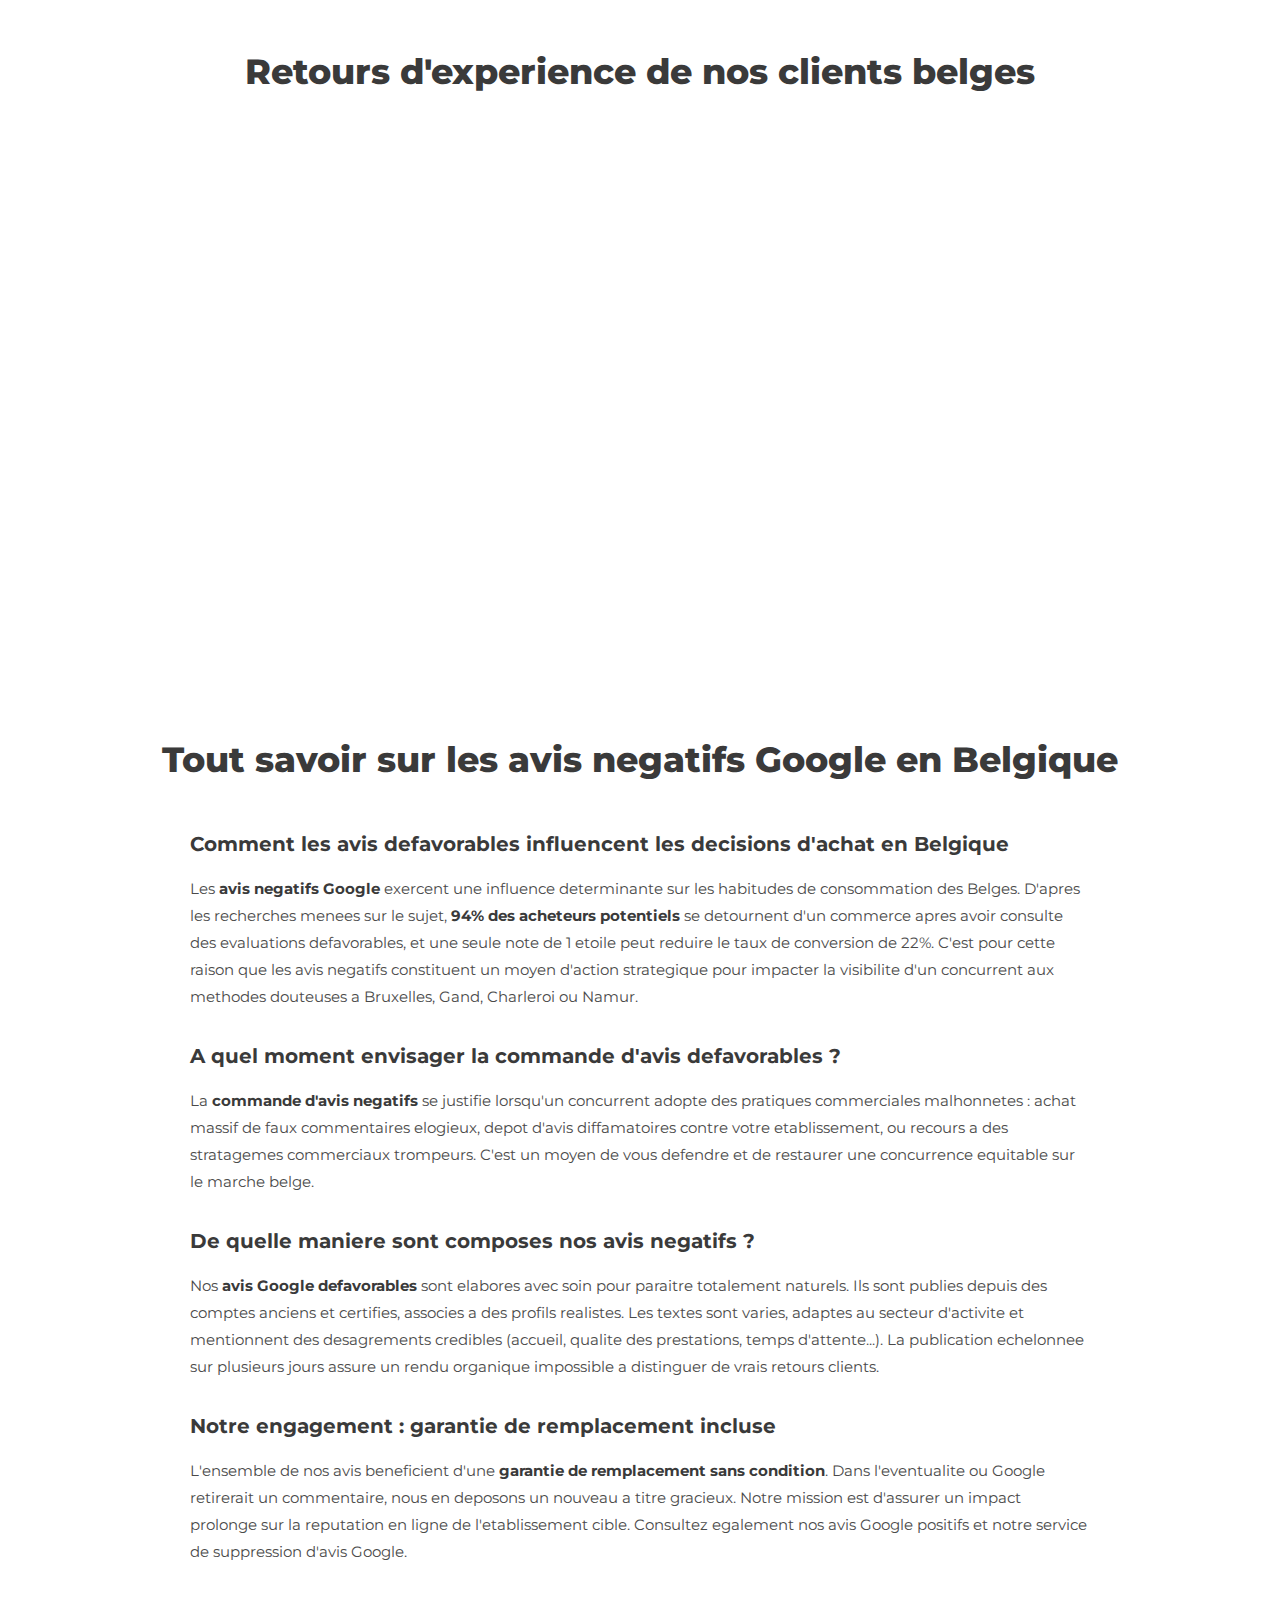
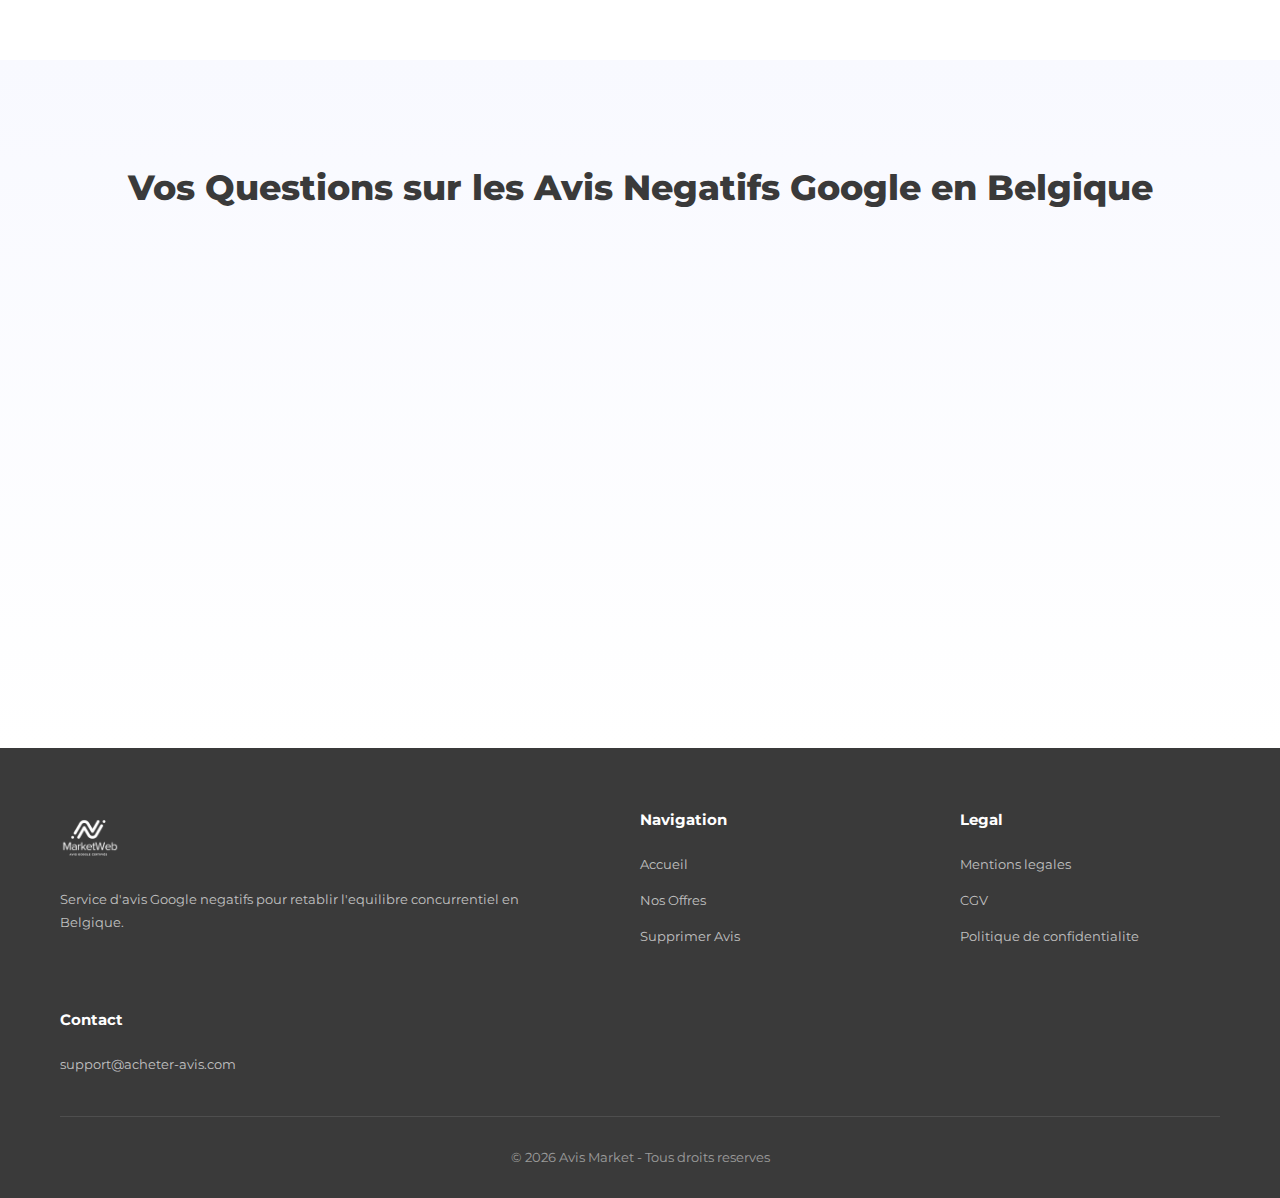
<file: acheter-avis-negatif-google.html>
<!DOCTYPE html>
<html lang="fr">
<head>
    <meta charset="UTF-8">
    <meta name="viewport" content="width=device-width, initial-scale=1.0">
    <meta name="robots" content="index, follow">
    <title>Acheter Avis Negatif Google - Avis Google 1 Etoile Belgique</title>
    <meta name="description" content="Commandez des avis Google negatifs pour faire face a la concurrence deloyale en Belgique. Comptes authentiques, publication echelonnee, garantie de remplacement. Tarifs a partir de 20€.">
    <link rel="canonical" href="https://acheter-avis.com/acheter-avis-negatif-google.html"/>
    <link rel="alternate" hreflang="fr-BE" href="https://acheter-avis.com/acheter-avis-negatif-google.html"/>
    <link rel="alternate" hreflang="x-default" href="https://acheter-avis.com/acheter-avis-negatif-google.html"/>
    <meta name="geo.region" content="BE">
    <meta name="geo.placename" content="Bruxelles, Belgique">
    <meta name="geo.position" content="50.8503;4.3517">
    <meta name="ICBM" content="50.8503, 4.3517">
    <link rel="preconnect" href="https://fonts.googleapis.com">
    <link rel="preconnect" href="https://fonts.gstatic.com" crossorigin>
    <link href="https://fonts.googleapis.com/css2?family=Montserrat:wght@400;500;600;700;800&display=swap" rel="stylesheet">
    <link rel="stylesheet" href="styles.css">
    <link rel="icon" type="image/x-icon" href="/favicon.ico">
    <link rel="shortcut icon" href="/favicon.ico">
    <link rel="apple-touch-icon" type="image/png" sizes="96x96" href="./logo/apple-icon-96x96.png">
    <link rel="icon" type="image/png" sizes="32x32" href="./logo/android-icon-32x32.png">
    <link rel="icon" type="image/png" sizes="96x96" href="./logo/android-icon-96x96.png">
    <meta name="msapplication-TileColor" content="#ffffff">
    <meta name="msapplication-TileImage" content="./logo/ms-icon-96x96.png">

    <meta property="og:type" content="website">
    <meta property="og:url" content="https://acheter-avis.com/acheter-avis-negatif-google.html">
    <meta property="og:title" content="Acheter Avis Negatif Google | Avis 1 Etoile des 20€ en Belgique">
    <meta property="og:description" content="Commandez des avis Google negatifs pour contrer la concurrence deloyale en Belgique. Service confidentiel des 20€.">
    <meta property="og:image" content="https://acheter-avis.com/acheter-avis-google.png">
    <meta property="og:locale" content="fr_BE">
    <meta property="og:site_name" content="Avis Market">

    <meta name="twitter:card" content="summary_large_image">
    <meta name="twitter:title" content="Acheter Avis Negatif Google | Avis 1 Etoile des 20€ en Belgique">
    <meta name="twitter:description" content="Commandez des avis Google negatifs pour contrer la concurrence deloyale en Belgique. Service confidentiel des 20€.">
    <meta name="twitter:image" content="https://acheter-avis.com/acheter-avis-google.png">

    <script type="application/ld+json">
    {
        "@context": "https://schema.org",
        "@type": "Organization",
        "name": "Avis Market",
        "url": "https://acheter-avis.com",
        "logo": "https://acheter-avis.com/logo.png",
        "description": "Service de publication d'avis Google negatifs pour retablir l'equilibre face a la concurrence deloyale en Belgique.",
        "email": "support@acheter-avis.com"
    }
    </script>
    <script type="application/ld+json">
    {
        "@context": "https://schema.org",
        "@type": "BreadcrumbList",
        "itemListElement": [
            {
                "@type": "ListItem",
                "position": 1,
                "name": "Accueil",
                "item": "https://acheter-avis.com/"
            },
            {
                "@type": "ListItem",
                "position": 2,
                "name": "Acheter Avis Negatifs Google",
                "item": "https://acheter-avis.com/acheter-avis-negatif-google.html"
            }
        ]
    }
    </script>
    <script type="application/ld+json">
    {
        "@context": "https://schema.org",
        "@type": "Organization",
        "name": "Avis Market",
        "url": "https://acheter-avis.com",
        "logo": "https://acheter-avis.com/logo.png",
        "hasOfferCatalog": {
            "@type": "OfferCatalog",
            "name": "Nos services",
            "itemListElement": [
                {
                    "@type": "Offer",
                    "itemOffered": {
                        "@type": "Service",
                        "name": "Acheter Avis Negatif Google",
                        "url": "https://acheter-avis.com/acheter-avis-negatif-google.html"
                    }
                }
            ]
        }
    }
    </script>
    <script type="application/ld+json">
    {
        "@context": "https://schema.org",
        "@type": "FAQPage",
        "mainEntity": [
            {
                "@type": "Question",
                "name": "Dans quel cas commander des avis negatifs Google ?",
                "acceptedAnswer": {
                    "@type": "Answer",
                    "text": "Les avis negatifs servent principalement a reagir face a des pratiques commerciales deloyales. Lorsqu'un concurrent manipule sa reputation avec de faux avis positifs, deposer des avis negatifs permet de retablir un equilibre plus juste."
                }
            },
            {
                "@type": "Question",
                "name": "Vos avis negatifs paraissent-ils authentiques ?",
                "acceptedAnswer": {
                    "@type": "Answer",
                    "text": "Absolument. Chaque avis est publie depuis un compte ancien et verifie, accompagne d'un profil realiste. Nos redacteurs composent des commentaires diversifies et naturels qui se fondent parfaitement dans les avis existants."
                }
            },
            {
                "@type": "Question",
                "name": "Les avis sont-ils publies progressivement ?",
                "acceptedAnswer": {
                    "@type": "Answer",
                    "text": "Oui, la publication de chaque avis est echelonnee dans le temps. Cette approche graduelle assure un rendu organique et minimise tout risque de signalement par la plateforme."
                }
            },
            {
                "@type": "Question",
                "name": "Proposez-vous une garantie sur les avis deposes ?",
                "acceptedAnswer": {
                    "@type": "Answer",
                    "text": "Nous garantissons le remplacement de tout avis qui viendrait a etre retire. Si Google supprime un commentaire, nous en publions un nouveau sans frais supplementaires."
                }
            }
        ]
    }
    </script>
    <script type="application/ld+json">
    {
        "@context": "https://schema.org",
        "@type": "ItemList",
        "name": "Nos Packs Avis Negatifs",
        "itemListElement": [
            {
                "@type": "Product",
                "position": 1,
                "name": "5 Avis Negatifs",
                "description": "Formule de 5 avis Google negatifs avec comptes anciens verifies, profils credibles, garantie remplacement et assistance permanente.",
                "image": "https://acheter-avis.com/logo.png",
                "offers": {
                    "@type": "Offer",
                    "price": "20",
                    "priceCurrency": "EUR",
                    "availability": "https://schema.org/InStock",
                    "shippingDetails": {
                        "@type": "OfferShippingDetails",
                        "shippingRate": {
                            "@type": "MonetaryAmount",
                            "value": "0",
                            "currency": "EUR"
                        },
                        "deliveryTime": {
                            "@type": "ShippingDeliveryTime",
                            "handlingTime": {
                                "@type": "QuantitativeValue",
                                "minValue": 1,
                                "maxValue": 2,
                                "unitCode": "DAY"
                            },
                            "transitTime": {
                                "@type": "QuantitativeValue",
                                "minValue": 2,
                                "maxValue": 10,
                                "unitCode": "DAY"
                            }
                        },
                        "shippingDestination": {
                            "@type": "DefinedRegion",
                            "addressCountry": "BE"
                        }
                    },
                    "hasMerchantReturnPolicy": {
                        "@type": "MerchantReturnPolicy",
                        "applicableCountry": "BE",
                        "returnPolicyCategory": "https://schema.org/MerchantReturnNotPermitted"
                    }
                }
            },
            {
                "@type": "Product",
                "position": 2,
                "name": "10 Avis Negatifs",
                "description": "Formule de 10 avis Google negatifs avec comptes anciens verifies, profils credibles, garantie remplacement et assistance permanente.",
                "image": "https://acheter-avis.com/logo.png",
                "offers": {
                    "@type": "Offer",
                    "price": "30",
                    "priceCurrency": "EUR",
                    "availability": "https://schema.org/InStock",
                    "shippingDetails": {
                        "@type": "OfferShippingDetails",
                        "shippingRate": {
                            "@type": "MonetaryAmount",
                            "value": "0",
                            "currency": "EUR"
                        },
                        "deliveryTime": {
                            "@type": "ShippingDeliveryTime",
                            "handlingTime": {
                                "@type": "QuantitativeValue",
                                "minValue": 1,
                                "maxValue": 2,
                                "unitCode": "DAY"
                            },
                            "transitTime": {
                                "@type": "QuantitativeValue",
                                "minValue": 5,
                                "maxValue": 20,
                                "unitCode": "DAY"
                            }
                        },
                        "shippingDestination": {
                            "@type": "DefinedRegion",
                            "addressCountry": "BE"
                        }
                    },
                    "hasMerchantReturnPolicy": {
                        "@type": "MerchantReturnPolicy",
                        "applicableCountry": "BE",
                        "returnPolicyCategory": "https://schema.org/MerchantReturnNotPermitted"
                    }
                }
            },
            {
                "@type": "Product",
                "position": 3,
                "name": "20 Avis Negatifs",
                "description": "Formule de 20 avis Google negatifs avec comptes anciens verifies, profils credibles, garantie remplacement et assistance permanente.",
                "image": "https://acheter-avis.com/logo.png",
                "offers": {
                    "@type": "Offer",
                    "price": "50",
                    "priceCurrency": "EUR",
                    "availability": "https://schema.org/InStock",
                    "shippingDetails": {
                        "@type": "OfferShippingDetails",
                        "shippingRate": {
                            "@type": "MonetaryAmount",
                            "value": "0",
                            "currency": "EUR"
                        },
                        "deliveryTime": {
                            "@type": "ShippingDeliveryTime",
                            "handlingTime": {
                                "@type": "QuantitativeValue",
                                "minValue": 1,
                                "maxValue": 2,
                                "unitCode": "DAY"
                            },
                            "transitTime": {
                                "@type": "QuantitativeValue",
                                "minValue": 10,
                                "maxValue": 40,
                                "unitCode": "DAY"
                            }
                        },
                        "shippingDestination": {
                            "@type": "DefinedRegion",
                            "addressCountry": "BE"
                        }
                    },
                    "hasMerchantReturnPolicy": {
                        "@type": "MerchantReturnPolicy",
                        "applicableCountry": "BE",
                        "returnPolicyCategory": "https://schema.org/MerchantReturnNotPermitted"
                    }
                }
            }
        ]
    }
    </script>
</head>
<body>
    <header class="header">
        <div class="container">
                        <a href="https://acheter-avis.com" class="logo">
                <img src="logo.png" alt="Avis Market - Avis Google en Belgique" title="Avis Market" width="512" height="512" class="logo-img">
            </a>
            <nav class="nav">
                <ul class="nav-list">
                    <li><a href="https://acheter-avis.com" class="nav-link">Accueil</a></li>
                    <li class="nav-item dropdown">
                        <a href="#" class="nav-link active">Nos Offres <span class="dropdown-arrow">&#9660;</span></a>
                        <div class="dropdown-menu">
                            <a href="https://acheter-avis.com#offres-positifs">Avis Positifs</a>
                            <a href="acheter-avis-negatif-google.html#offres">Avis N&eacute;gatifs</a>
                            <a href="supprimer-avis-google.html#offres">Supprimer Avis</a>
                        </div>
                    </li>
                </ul>
            </nav>
            <button class="menu-toggle" aria-label="Menu">
                <span></span>
                <span></span>
                <span></span>
            </button>
        </div>
    </header>
    <div class="promo-bar">&#x26A1; -20% sur votre 1&egrave;re commande avec le code <span class="promo-code">BIENVENUE20</span></div>

    <section id="accueil" class="hero">
        <div class="container">
            <div class="hero-content">
                <h1>Acheter Avis Negatif Google <br> Avis 1 Etoile en Belgique</h1>
                <p class="hero-subtitle">Commandez des avis Google negatifs publies par des comptes belges authentiques. Faites face aux pratiques deloyales de vos concurrents grace a une publication progressive et confidentielle a partir de 20€.</p>
                <a href="#offres" class="btn btn-primary" title="commander des avis google negatifs">Voir les Packs</a>
            </div>
            <div class="hero-image">
                <img src="acheter-avis-google.png" alt="Commander des avis Google negatifs en Belgique" title="Acheter avis negatifs Google Belgique" width="964" height="421" class="hero-img" loading="eager">
            </div>
        </div>
    </section>

    <section class="stats">
        <div class="container">
            <div class="stat-card">
                <div class="stat-number" data-target="94" data-suffix="%">94%</div>
                <p>des consommateurs belges fuient un commerce mal note</p>
            </div>
            <div class="stat-card">
                <div class="stat-number" data-target="86" data-suffix="%">86%</div>
                <p>renoncent a un achat apres un commentaire defavorable</p>
            </div>
            <div class="stat-card">
                <div class="stat-number" data-target="0" data-static="-22%">-22%</div>
                <p>de chiffre d'affaires perdu par avis defavorable</p>
            </div>
            <div class="stat-card">
                <div class="stat-number" data-target="0" data-static="1 sur 3">1 sur 3</div>
                <p>abandonnent leur projet apres une mauvaise evaluation</p>
            </div>
        </div>
    </section>

    <section class="credibility">
        <div class="container">
            <div class="credibility-image">
                <img src="acheter-des-avis-google-negatif.webp" alt="Consequences des avis negatifs sur une fiche Google en Belgique" title="Avis negatifs Google Belgique" width="601" height="791" class="credibility-img" loading="lazy">
            </div>
            <div class="credibility-content">
                <h2>Pour quelle raison commander des avis negatifs Google ?</h2>
                <p>Un concurrent a Bruxelles, Anvers ou Liege utilise des methodes deloyales ? Il gonfle artificiellement sa note avec de faux commentaires positifs pour capter vos clients ? <strong>Retablissez l'equilibre concurrentiel</strong> en affectant sa credibilite en ligne avec des evaluations 1 ou 2 etoiles.</p>
                <p>L'influence des avis defavorables sur le comportement d'achat est considerable : <strong>94% des consommateurs belges evitent un etablissement</strong> lorsqu'ils constatent des evaluations negatives sur sa fiche Google.</p>
                <a href="#offres" class="btn btn-primary">Commander Maintenant</a>
            </div>
        </div>
    </section>

    <section class="credibility credibility-reverse">
        <div class="container">
            <div class="credibility-content">
                <h2>Quel est l'effet des avis defavorables sur un profil Google ?</h2>
                <p><strong>Un unique commentaire negatif</strong> suffit a detourner jusqu'a 30 prospects et a faire degringoler la note globale d'un concurrent. C'est un outil strategique pour retablir une concurrence loyale en Belgique.</p>
                <p>Chaque avis negatif est compose par des profils credibles disposant de comptes anciens et certifies, garantissant un maximum de realisme et d'impact.</p>
                <a href="#offres" class="btn btn-primary" title="achat avis negatifs">Commander Maintenant</a>
            </div>
            <div class="credibility-image">
                <img src="acheter-faux-avis-google.webp" alt="Illustration de la baisse de note Google suite a des avis negatifs" title="Impact avis defavorables Google Belgique" width="900" height="600" class="credibility-img" loading="lazy">
            </div>
        </div>
    </section>

    <section class="how-it-works">
        <div class="container">
            <h2 class="section-title">Comment fonctionne notre service ?</h2>
            <div class="steps">
                <div class="step">
                    <div class="step-icon">
                        <span>1</span>
                    </div>
                    <h3>Choisissez votre formule</h3>
                    <p>Optez pour le nombre d'avis negatifs qui correspond a votre situation. Votre demande est traitee immediatement apres validation du paiement.</p>
                </div>
                <div class="step">
                    <div class="step-icon">
                        <span>2</span>
                    </div>
                    <h3>Echange par WhatsApp</h3>
                    <p>Notre equipe vous contacte pour collecter les details sur l'etablissement vise. Nous elaborons des commentaires convaincants et naturels adaptes au secteur.</p>
                </div>
                <div class="step">
                    <div class="step-icon">
                        <span>3</span>
                    </div>
                    <h3>Publication echelonnee</h3>
                    <p>Les avis defavorables sont deposes graduellement pour maintenir une apparence organique. L'effet sur la reputation de la cible se fait sentir rapidement.</p>
                </div>
            </div>
        </div>
    </section>

    <section id="offres" class="pricing">
        <div class="container">
            <h2 class="section-title">Nos Packs Avis Negatifs</h2>
            <p class="section-subtitle">Selectionnez la formule qui repond a vos besoins</p>
            <div class="pricing-cards">
                <div class="pricing-card">
                    <div class="pricing-header">
                        <h3>5 Avis Negatifs</h3>
                    </div>
                    <div class="pricing-price">
                        <span class="price">20€</span>
                    </div>
                    <ul class="pricing-features">
                        <li><span class="check">&#10003;</span> Comptes anciens certifies</li>
                        <li><span class="check">&#10003;</span> Profils credibles</li>
                        <li><span class="check">&#10003;</span> Textes Sur Mesure</li>
                        <li><span class="check">&#10003;</span> Commentaires diversifies</li>
                        <li><span class="check">&#10003;</span> Notes de 1 a 2 etoiles</li>
                                                <li><span class="check">&#10003;</span> Garantie remplacement</li>
                        <li><span class="check">&#10003;</span> Publication echelonnee</li>
                        <li><span class="check">&#10003;</span> Assistance 24h/24</li>
                    </ul>
                    <a href="https://buy.stripe.com/dRm3cucC71f2ahs2RxabK0e" class="btn btn-outline" target="_blank" rel="noopener noreferrer">Commander</a>
                </div>

                <div class="pricing-card featured">
                    <div class="pricing-badge">Populaire</div>
                    <div class="pricing-header">
                        <h3>10 Avis Negatifs</h3>
                    </div>
                    <div class="pricing-price">
                        <span class="price">30€</span>
                    </div>
                    <ul class="pricing-features">
                        <li><span class="check">&#10003;</span> Comptes anciens certifies</li>
                        <li><span class="check">&#10003;</span> Profils credibles</li>
                        <li><span class="check">&#10003;</span> Textes Sur Mesure</li>
                        <li><span class="check">&#10003;</span> Commentaires diversifies</li>
                        <li><span class="check">&#10003;</span> Notes de 1 a 2 etoiles</li>
                                                <li><span class="check">&#10003;</span> Garantie remplacement</li>
                        <li><span class="check">&#10003;</span> Publication echelonnee</li>
                        <li><span class="check">&#10003;</span> Assistance 24h/24</li>
                    </ul>
                    <a href="https://buy.stripe.com/14A3cucC7g9Wahs1NtabK0c" class="btn btn-primary" title="acheter avis google negatifs belgique" target="_blank" rel="noopener noreferrer">Commander</a>
                </div>

                <div class="pricing-card">
                    <div class="pricing-header">
                        <h3>20 Avis Negatifs</h3>
                    </div>
                    <div class="pricing-price">
                        <span class="price">50€</span>
                    </div>
                    <ul class="pricing-features">
                        <li><span class="check">&#10003;</span> Comptes anciens certifies</li>
                        <li><span class="check">&#10003;</span> Profils credibles</li>
                        <li><span class="check">&#10003;</span> Textes Sur Mesure</li>
                        <li><span class="check">&#10003;</span> Commentaires diversifies</li>
                        <li><span class="check">&#10003;</span> Notes de 1 a 2 etoiles</li>
                                                <li><span class="check">&#10003;</span> Garantie remplacement</li>
                        <li><span class="check">&#10003;</span> Publication echelonnee</li>
                        <li><span class="check">&#10003;</span> Assistance 24h/24</li>
                    </ul>
                    <a href="https://buy.stripe.com/dRm28q8lR3nablwdwbabK0d" title="achat avis negatifs google belgique" class="btn btn-outline" target="_blank" rel="noopener noreferrer">Commander</a>
                </div>
            </div>
        </div>
    </section>

    <section class="testimonials">
        <div class="container">
            <h2 class="section-title">Retours d'experience de nos clients belges</h2>
            <div class="testimonials-grid">
                <div class="testimonial-card">
                    <img src="acheter-avis-google-my-business.webp" alt="Resultat obtenu apres depot d'avis negatifs en Belgique" title="Resultat avis negatifs Belgique" width="768" height="1496" class="testimonial-img" loading="lazy">
                </div>
                <div class="testimonial-card">
                    <img src="acheter-commentaire-google.webp" alt="Capture d'ecran impact des avis defavorables sur une fiche belge" title="Impact avis negatifs Belgique" width="768" height="1496" class="testimonial-img" loading="lazy">
                </div>
                <div class="testimonial-card">
                    <img src="achat-avis-positif-google.webp" alt="Temoignage client belge service avis negatifs Google" title="Temoignage client belge" width="768" height="1496" class="testimonial-img" loading="lazy">
                </div>
                <div class="testimonial-card">
                    <img src="achat-avis-positifs.webp" alt="Retour d'experience client belge sur les avis defavorables" title="Retour client avis negatifs Belgique" width="768" height="1496" class="testimonial-img" loading="lazy">
                </div>
            </div>
        </div>
    </section>

    <section class="seo-content">
        <div class="container">
            <h2 class="section-title">Tout savoir sur les avis negatifs Google en Belgique</h2>
            <div class="seo-text">
                <h3>Comment les avis defavorables influencent les decisions d'achat en Belgique</h3>
                <p>Les <strong>avis negatifs Google</strong> exercent une influence determinante sur les habitudes de consommation des Belges. D'apres les recherches menees sur le sujet, <strong>94% des acheteurs potentiels</strong> se detournent d'un commerce apres avoir consulte des evaluations defavorables, et une seule note de 1 etoile peut reduire le taux de conversion de 22%. C'est pour cette raison que les avis negatifs constituent un moyen d'action strategique pour impacter la visibilite d'un concurrent aux methodes douteuses a Bruxelles, Gand, Charleroi ou Namur.</p>

                <h3>A quel moment envisager la commande d'avis defavorables ?</h3>
                <p>La <strong>commande d'avis negatifs</strong> se justifie lorsqu'un concurrent adopte des pratiques commerciales malhonnetes : achat massif de faux commentaires elogieux, depot d'avis diffamatoires contre votre etablissement, ou recours a des stratagemes commerciaux trompeurs. C'est un moyen de vous defendre et de restaurer une concurrence equitable sur le marche belge.</p>

                <h3>De quelle maniere sont composes nos avis negatifs ?</h3>
                <p>Nos <strong>avis Google defavorables</strong> sont elabores avec soin pour paraitre totalement naturels. Ils sont publies depuis des comptes anciens et certifies, associes a des profils realistes. Les textes sont varies, adaptes au secteur d'activite et mentionnent des desagrements credibles (accueil, qualite des prestations, temps d'attente...). La publication echelonnee sur plusieurs jours assure un rendu organique impossible a distinguer de vrais retours clients.</p>

                <h3>Notre engagement : garantie de remplacement incluse</h3>
                <p>L'ensemble de nos avis beneficient d'une <strong>garantie de remplacement sans condition</strong>. Dans l'eventualite ou Google retirerait un commentaire, nous en deposons un nouveau a titre gracieux. Notre mission est d'assurer un impact prolonge sur la reputation en ligne de l'etablissement cible. Consultez egalement nos <a href="https://acheter-avis.com">avis Google positifs</a> et notre service de <a href="supprimer-avis-google.html">suppression d'avis Google</a>.</p>
            </div>
        </div>
    </section>

    <section class="faq">
        <div class="container">
            <h2 class="section-title">Vos Questions sur les Avis Negatifs Google en Belgique</h2>
            <div class="faq-list">
                <div class="faq-item">
                    <button class="faq-question">
                        <span>Dans quel cas commander des avis negatifs ?</span>
                        <span class="faq-icon">+</span>
                    </button>
                    <div class="faq-answer">
                        <p>Les avis negatifs servent principalement a reagir face a des pratiques commerciales deloyales. Lorsqu'un concurrent manipule sa reputation avec de faux avis positifs ou vous nuit volontairement, deposer des avis negatifs permet de retablir un equilibre plus juste sur le marche belge.</p>
                    </div>
                </div>
                <div class="faq-item">
                    <button class="faq-question">
                        <span>Vos avis negatifs paraissent-ils authentiques ?</span>
                        <span class="faq-icon">+</span>
                    </button>
                    <div class="faq-answer">
                        <p>Absolument. Chaque avis est publie depuis un compte ancien et verifie, accompagne d'un profil realiste. Nos redacteurs composent des commentaires diversifies et naturels qui se fondent parfaitement dans les avis existants de la fiche Google.</p>
                    </div>
                </div>
                <div class="faq-item">
                    <button class="faq-question">
                        <span>Les avis sont-ils deposes de maniere echelonnee ?</span>
                        <span class="faq-icon">+</span>
                    </button>
                    <div class="faq-answer">
                        <p>Oui, la publication de chaque avis est espacee dans le temps. Cette approche graduelle assure un rendu totalement organique et reduit considerablement tout risque de signalement par Google.</p>
                    </div>
                </div>
                <div class="faq-item">
                    <button class="faq-question">
                        <span>Proposez-vous une garantie sur les avis deposes ?</span>
                        <span class="faq-icon">+</span>
                    </button>
                    <div class="faq-answer">
                        <p>Nous garantissons le remplacement de tout avis qui viendrait a etre retire par Google. En cas de suppression, nous publions un nouveau commentaire sans aucun cout additionnel pour vous.</p>
                    </div>
                </div>
            </div>
        </div>
    </section>

    <footer class="footer">
        <div class="container">
            <div class="footer-content">
                <div class="footer-brand">
                                <a href="https://acheter-avis.com" class="logo">
                        <img src="logo.png" alt="Avis Market - Logo" title="Avis Market" width="512" height="512" class="logo-img">
                    </a>
                    <p>Service d'avis Google negatifs pour retablir l'equilibre concurrentiel en Belgique.</p>
                </div>
                <div class="footer-links">
                    <h4>Navigation</h4>
                    <ul>
                        <li><a href="https://acheter-avis.com">Accueil</a></li>
                        <li><a href="#offres">Nos Offres</a></li>
                        <li><a href="supprimer-avis-google.html">Supprimer Avis</a></li>
                    </ul>
                </div>
                <div class="footer-links">
                    <h4>Legal</h4>
                    <ul>
                        <li><a href="#">Mentions legales</a></li>
                        <li><a href="#">CGV</a></li>
                        <li><a href="#">Politique de confidentialite</a></li>
                    </ul>
                </div>
                <div class="footer-links">
                    <h4>Contact</h4>
                    <ul>
                        <li><a href="mailto:support@acheter-avis.com">support@acheter-avis.com</a></li>
                    </ul>
                </div>
            </div>
            <div class="footer-bottom">
                <p>&copy; 2026 Avis Market - Tous droits reserves</p>
            </div>
        </div>
    </footer>


    <script>
        document.addEventListener('DOMContentLoaded', function() {

            const menuToggle = document.querySelector('.menu-toggle');
            const nav = document.querySelector('.nav');

            if (menuToggle && nav) {
                menuToggle.addEventListener('click', function() {
                    nav.classList.toggle('active');
                    menuToggle.classList.toggle('active');
                });

                const navLinks = document.querySelectorAll('.nav-link:not(.nav-item.dropdown > .nav-link)');
                navLinks.forEach(link => {
                    link.addEventListener('click', function() {
                        nav.classList.remove('active');
                        menuToggle.classList.remove('active');
                    });
                });
            }

            const dropdowns = document.querySelectorAll('.nav-item.dropdown');
            dropdowns.forEach(dropdown => {
                const dropdownLink = dropdown.querySelector('.nav-link');
                dropdownLink.addEventListener('click', function(e) {
                    if (window.innerWidth <= 768) {
                        e.preventDefault();
                        dropdown.classList.toggle('active');
                    }
                });
            });

            const dropdownMenuLinks = document.querySelectorAll('.dropdown-menu a');
            dropdownMenuLinks.forEach(link => {
                link.addEventListener('click', function() {
                    if (window.innerWidth <= 768) {
                        const nav = document.querySelector('.nav');
                        const menuToggle = document.querySelector('.menu-toggle');
                        nav.classList.remove('active');
                        menuToggle.classList.remove('active');
                        document.querySelectorAll('.nav-item.dropdown').forEach(d => d.classList.remove('active'));
                    }
                });
            });

            const anchorLinks = document.querySelectorAll('a[href^="#"]');

            anchorLinks.forEach(link => {
                link.addEventListener('click', function(e) {
                    e.preventDefault();
                    const targetId = this.getAttribute('href');
                    const targetElement = document.querySelector(targetId);

                    if (targetElement) {
                        const headerHeight = document.querySelector('.header').offsetHeight;
                        const targetPosition = targetElement.offsetTop - headerHeight;

                        window.scrollTo({
                            top: targetPosition,
                            behavior: 'smooth'
                        });
                    }
                });
            });

            const faqItems = document.querySelectorAll('.faq-item');

            faqItems.forEach(item => {
                const question = item.querySelector('.faq-question');

                question.addEventListener('click', function() {
                    faqItems.forEach(otherItem => {
                        if (otherItem !== item && otherItem.classList.contains('active')) {
                            otherItem.classList.remove('active');
                        }
                    });

                    item.classList.toggle('active');
                });
            });

            const sections = document.querySelectorAll('section[id]');
            const navLinksAll = document.querySelectorAll('.nav-link');

            function updateActiveNav() {
                const scrollPosition = window.scrollY + 100;

                sections.forEach(section => {
                    const sectionTop = section.offsetTop;
                    const sectionHeight = section.offsetHeight;
                    const sectionId = section.getAttribute('id');

                    if (scrollPosition >= sectionTop && scrollPosition < sectionTop + sectionHeight) {
                        navLinksAll.forEach(link => {
                            link.classList.remove('active');
                            if (link.getAttribute('href') === '#' + sectionId) {
                                link.classList.add('active');
                            }
                        });
                    }
                });
            }

            window.addEventListener('scroll', updateActiveNav);

            const header = document.querySelector('.header');

            function updateHeader() {
                if (window.scrollY > 50) {
                    header.style.boxShadow = '0 4px 20px rgba(0, 0, 0, 0.1)';
                } else {
                    header.style.boxShadow = '0 4px 15px rgba(0, 0, 0, 0.08)';
                }
            }

            window.addEventListener('scroll', updateHeader);

            const animateElements = document.querySelectorAll('.stat-card, .step, .pricing-card, .testimonial-card, .blog-card, .faq-item');

            const observerOptions = {
                threshold: 0.1,
                rootMargin: '0px 0px -50px 0px'
            };

            const observer = new IntersectionObserver(function(entries) {
                entries.forEach(entry => {
                    if (entry.isIntersecting) {
                        entry.target.style.opacity = '1';
                        entry.target.style.transform = 'translateY(0)';
                    }
                });
            }, observerOptions);

            animateElements.forEach(element => {
                element.style.opacity = '0';
                element.style.transform = 'translateY(30px)';
                element.style.transition = 'opacity 0.6s ease, transform 0.6s ease';
                observer.observe(element);
            });

            const statNumbers = document.querySelectorAll('.stat-number');
            let animated = false;

            function animateCounters() {
                if (animated) return;

                statNumbers.forEach(stat => {
                    const staticText = stat.getAttribute('data-static');
                    if (staticText) {
                        stat.textContent = staticText;
                        return;
                    }
                    const target = parseInt(stat.getAttribute('data-target') || stat.textContent);
                    const suffix = stat.getAttribute('data-suffix') || '%';
                    if (isNaN(target) || target <= 0) return;
                    let current = 0;
                    const increment = target / 50;
                    const duration = 2000;
                    const stepTime = duration / 50;

                    const counter = setInterval(() => {
                        current += increment;
                        if (current >= target) {
                            stat.textContent = target + suffix;
                            clearInterval(counter);
                        } else {
                            stat.textContent = Math.floor(current) + suffix;
                        }
                    }, stepTime);
                });

                animated = true;
            }

            const statsSection = document.querySelector('.stats');
            if (statsSection) {
                const statsObserver = new IntersectionObserver((entries) => {
                    entries.forEach(entry => {
                        if (entry.isIntersecting) {
                            animateCounters();
                        }
                    });
                }, { threshold: 0.5 });

                statsObserver.observe(statsSection);
            }

        });
    </script>
</body>
</html>
</file>
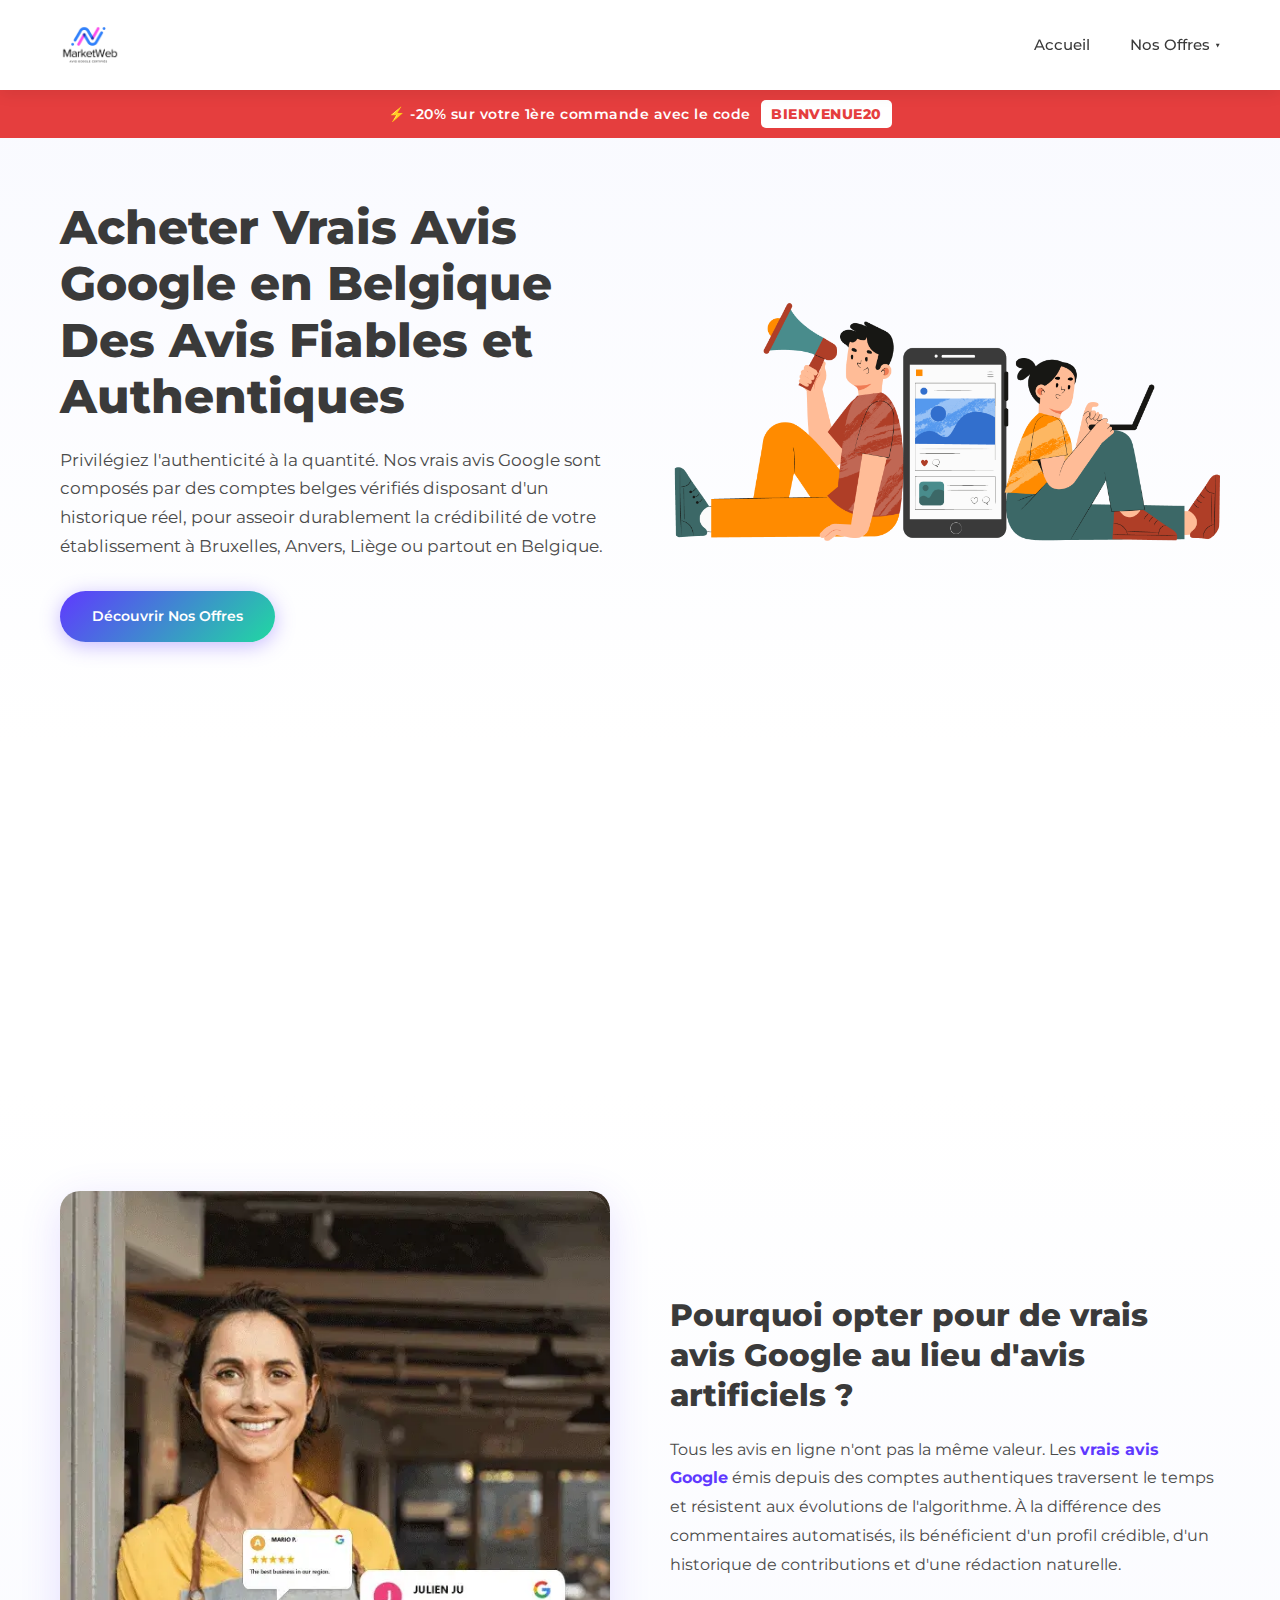
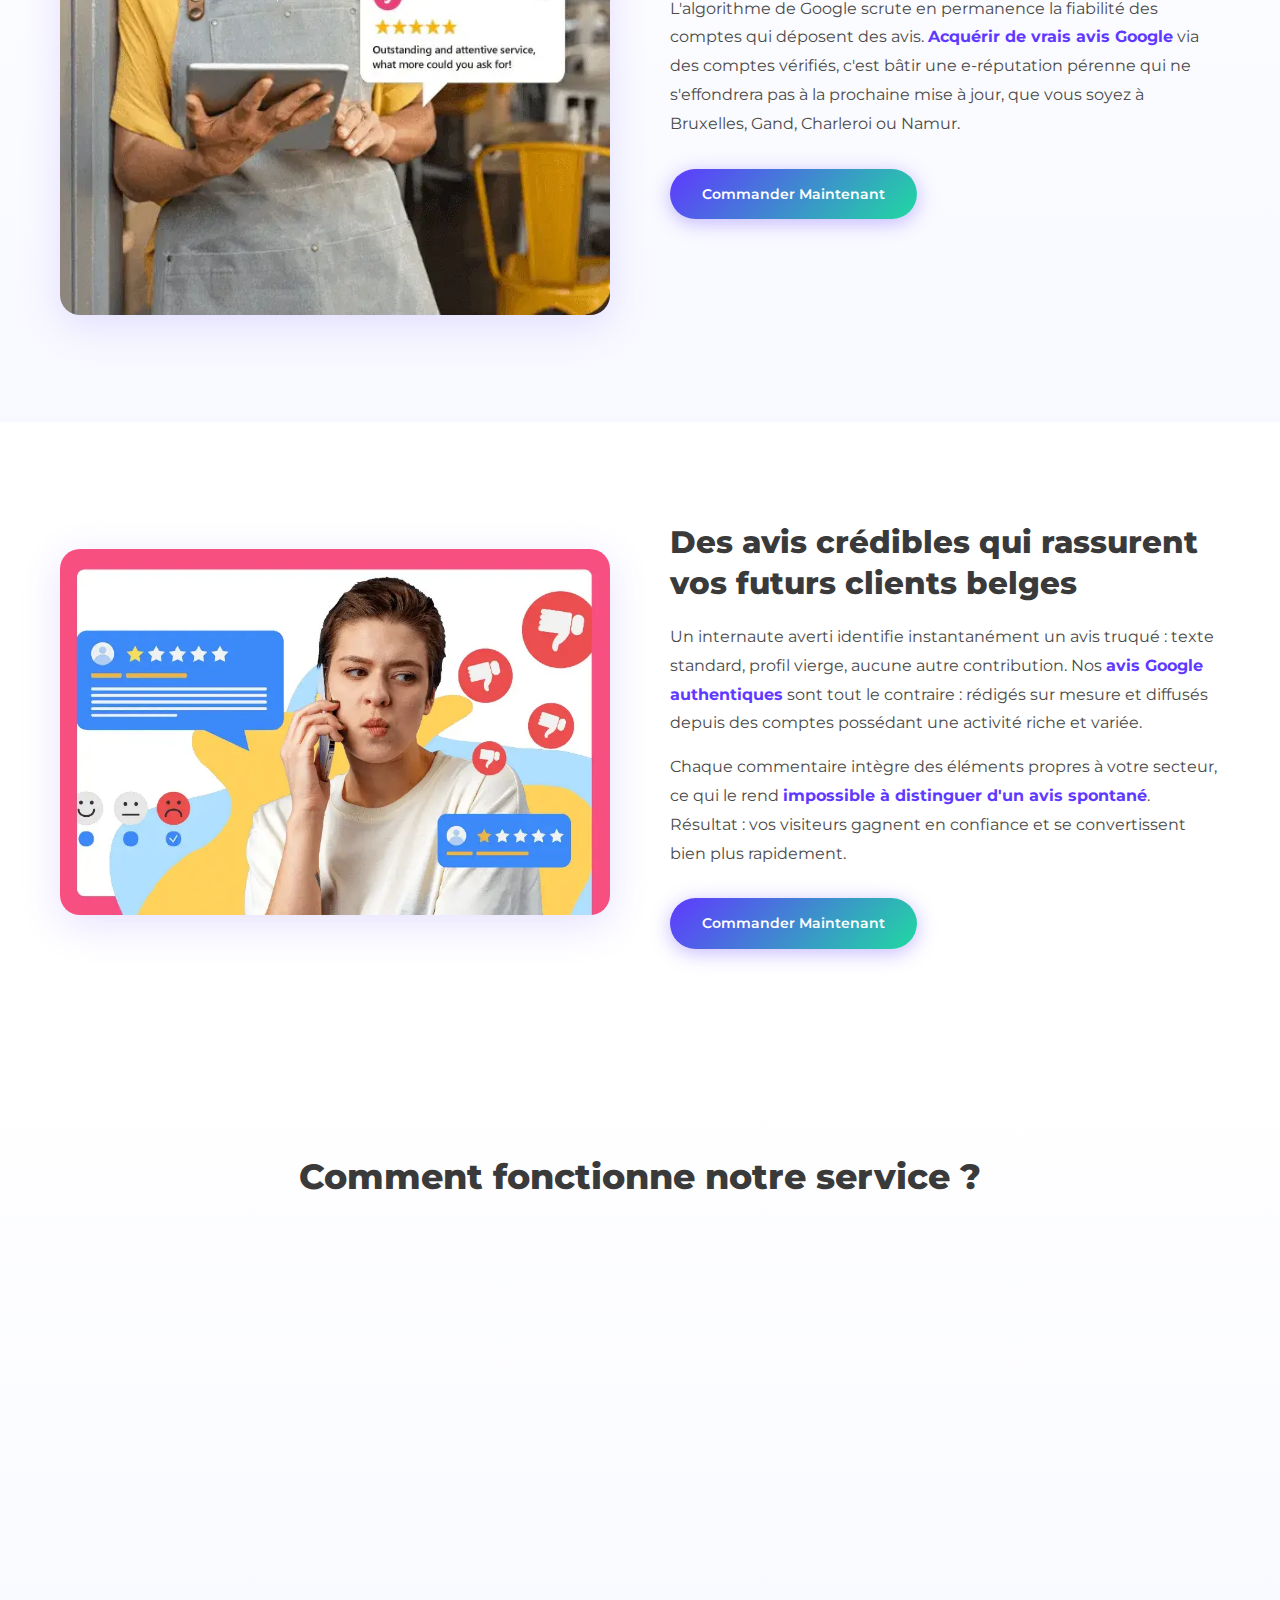
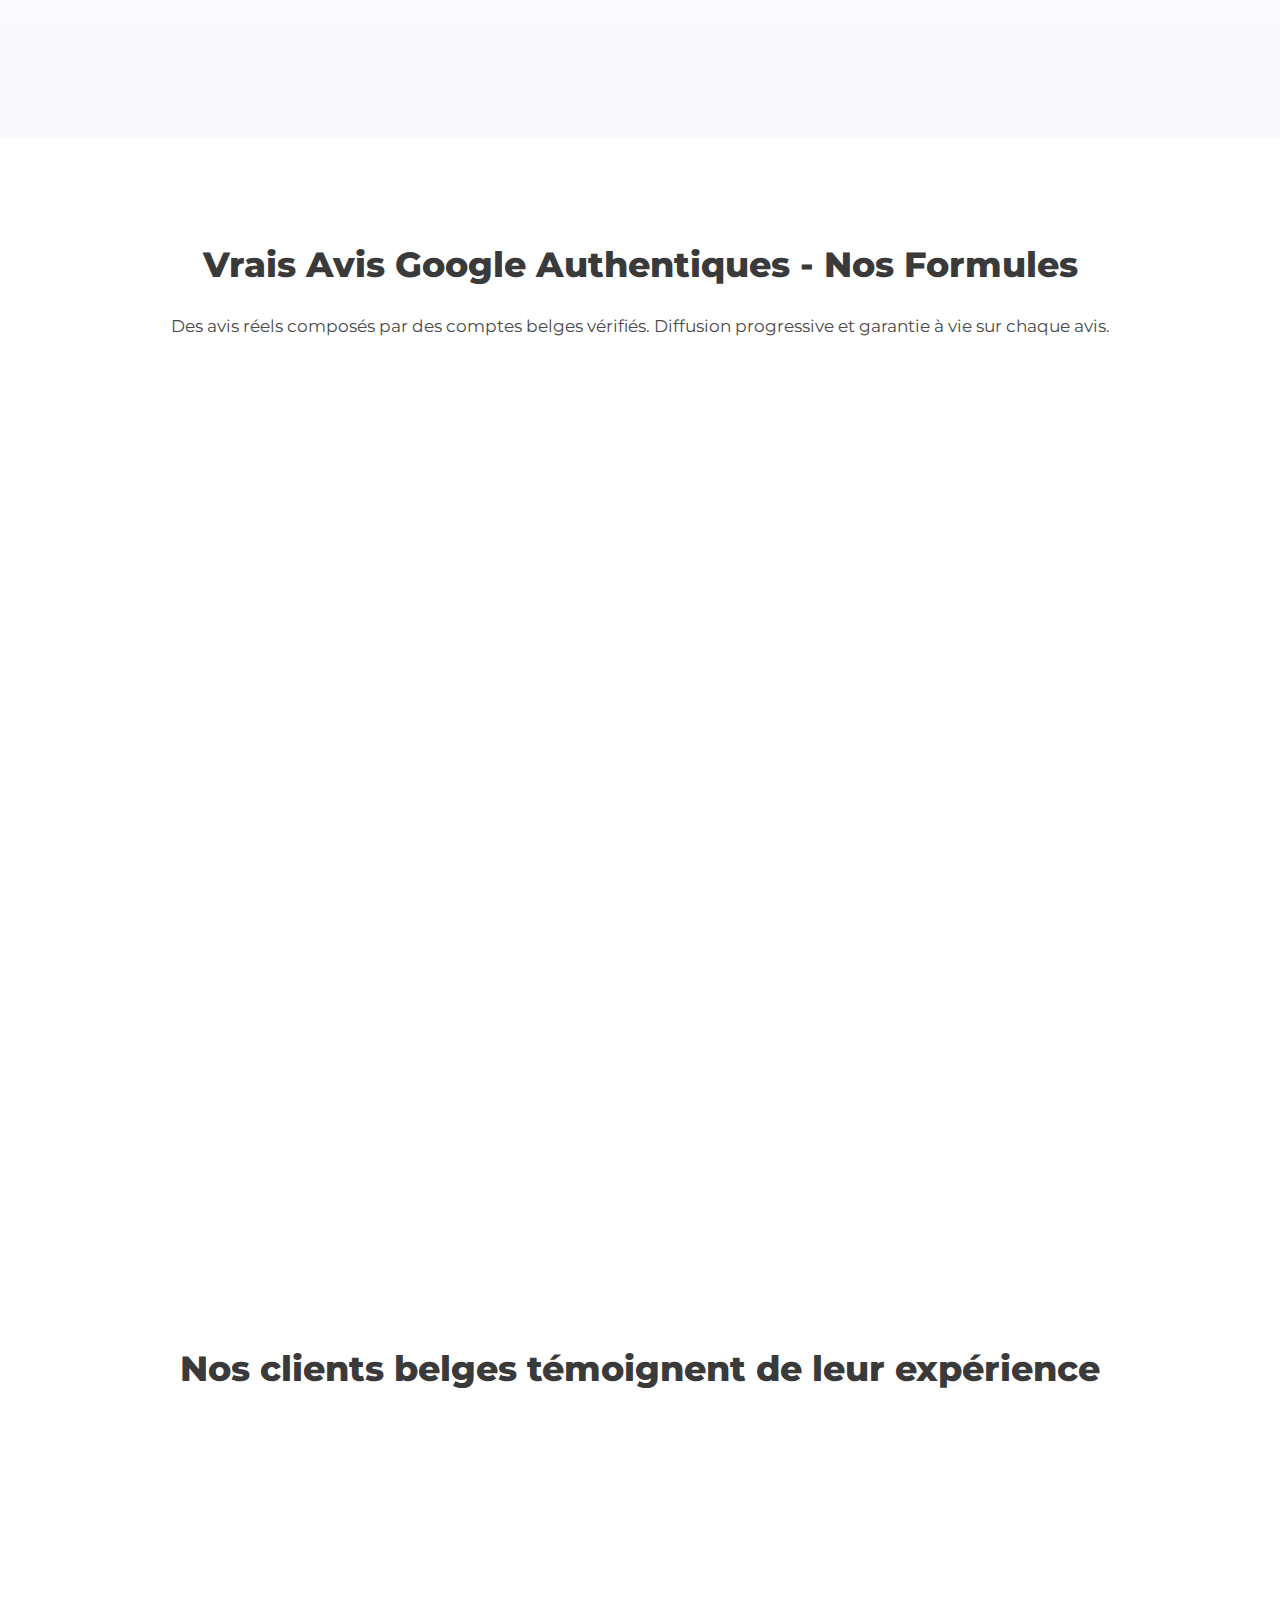
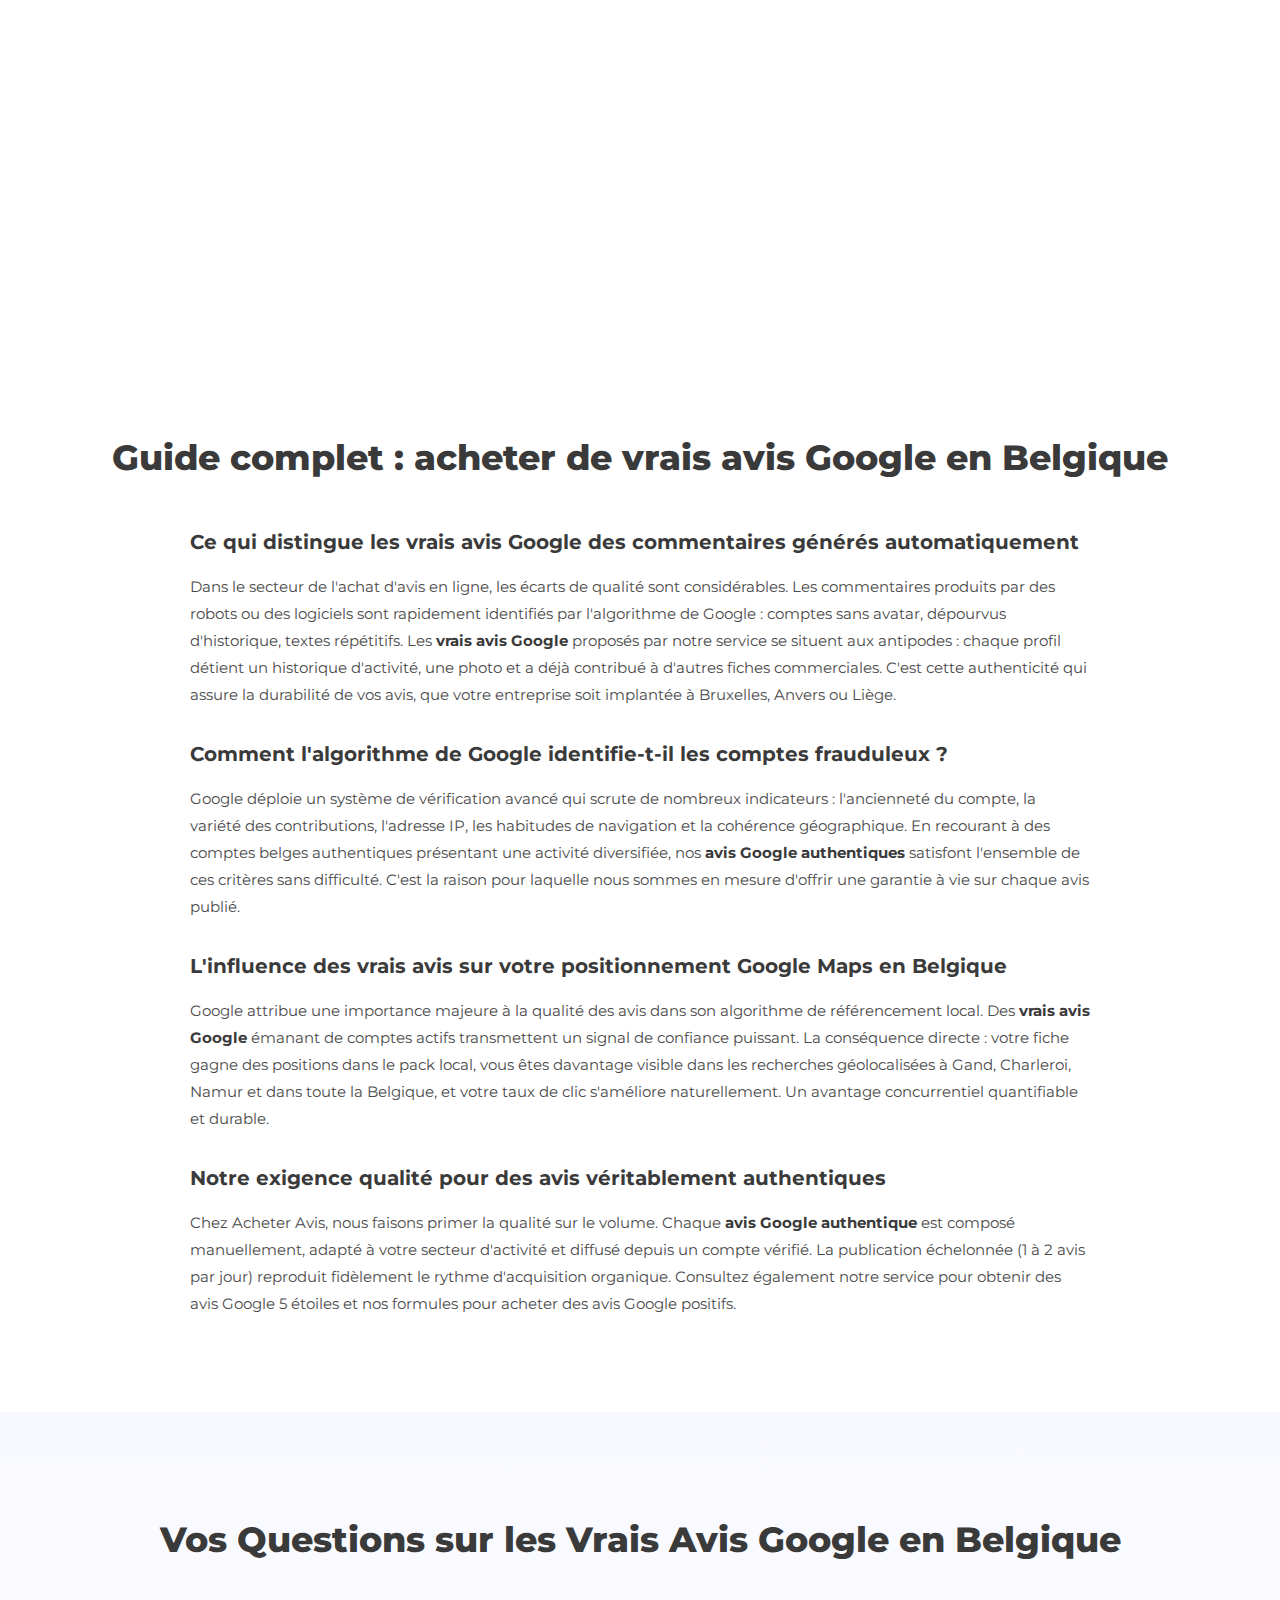
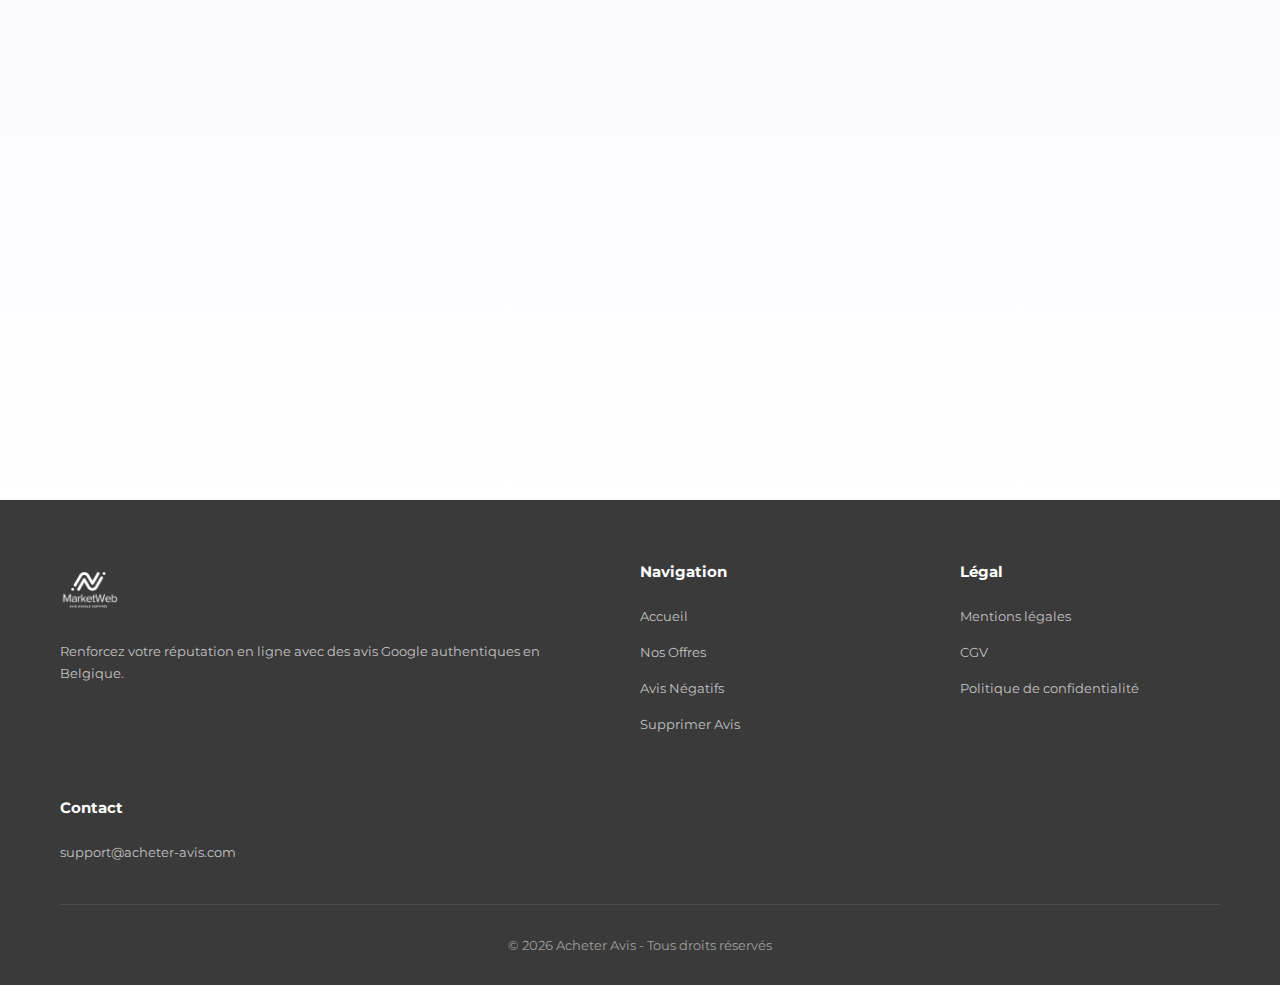
<file: acheter-vrais-avis-google.html>
<!DOCTYPE html>
<html lang="fr">
<head>
    <meta charset="UTF-8">
    <meta name="viewport" content="width=device-width, initial-scale=1.0">
    <meta name="robots" content="index, follow">
    <title>Acheter Vrais Avis Google en Belgique - Avis Authentiques et Fiables</title>
    <meta name="description" content="Procurez-vous de vrais avis Google publiés par des comptes belges authentiques et actifs. Textes sur mesure, publication graduelle et garantie à vie à partir de 99€.">
    <link rel="canonical" href="https://acheter-avis.com/acheter-vrais-avis-google.html"/>
    <link rel="alternate" hreflang="fr-BE" href="https://acheter-avis.com/acheter-vrais-avis-google.html"/>
    <link rel="alternate" hreflang="x-default" href="https://acheter-avis.com/acheter-vrais-avis-google.html"/>
    <link rel="preconnect" href="https://fonts.googleapis.com">
    <link rel="preconnect" href="https://fonts.gstatic.com" crossorigin>
    <link href="https://fonts.googleapis.com/css2?family=Montserrat:wght@400;500;600;700;800&display=swap" rel="stylesheet">
    <link rel="stylesheet" href="styles.css">
    <link rel="icon" type="image/x-icon" href="/favicon.ico">
    <link rel="shortcut icon" href="/favicon.ico">
    <link rel="apple-touch-icon" type="image/png" sizes="96x96" href="./logo/apple-icon-96x96.png">
    <link rel="icon" type="image/png" sizes="32x32" href="./logo/android-icon-32x32.png">
    <link rel="icon" type="image/png" sizes="96x96" href="./logo/android-icon-96x96.png">
    <meta name="msapplication-TileColor" content="#ffffff">
    <meta name="msapplication-TileImage" content="./logo/ms-icon-96x96.png">

    <meta name="geo.region" content="BE">
    <meta name="geo.placename" content="Bruxelles, Belgique">
    <meta name="geo.position" content="50.8503;4.3517">
    <meta name="ICBM" content="50.8503, 4.3517">

    <meta property="og:type" content="website">
    <meta property="og:url" content="https://acheter-avis.com/acheter-vrais-avis-google.html">
    <meta property="og:title" content="Acheter Vrais Avis Google en Belgique - Avis Authentiques et Fiables">
    <meta property="og:description" content="Procurez-vous de vrais avis Google publiés par des comptes belges authentiques. Garantie à vie dès 99€.">
    <meta property="og:image" content="https://acheter-avis.com/acheter-avis-google.png">
    <meta property="og:locale" content="fr_BE">
    <meta property="og:site_name" content="Acheter Avis">

    <meta name="twitter:card" content="summary_large_image">
    <meta name="twitter:title" content="Acheter Vrais Avis Google en Belgique - Avis Authentiques et Fiables">
    <meta name="twitter:description" content="Procurez-vous de vrais avis Google publiés par des comptes belges authentiques. Garantie à vie dès 99€.">
    <meta name="twitter:image" content="https://acheter-avis.com/acheter-avis-google.png">

    <script type="application/ld+json">
    {
        "@context": "https://schema.org",
        "@graph": [
            {
                "@type": "BreadcrumbList",
                "itemListElement": [
                    {
                        "@type": "ListItem",
                        "position": 1,
                        "name": "Accueil",
                        "item": "https://acheter-avis.com/"
                    },
                    {
                        "@type": "ListItem",
                        "position": 2,
                        "name": "Acheter Vrais Avis Google",
                        "item": "https://acheter-avis.com/acheter-vrais-avis-google.html"
                    }
                ]
            },
            {
                "@type": "Organization",
                "name": "Avis Market",
                "url": "https://acheter-avis.com",
                "logo": "https://acheter-avis.com/logo.png",
                "hasOfferCatalog": {
                    "@type": "OfferCatalog",
                    "name": "Nos services",
                    "itemListElement": [
                        {
                            "@type": "Offer",
                            "itemOffered": {
                                "@type": "Service",
                                "name": "acheter vrais avis google en belgique",
                                "url": "https://acheter-avis.com/acheter-vrais-avis-google.html"
                            }
                        }
                    ]
                }
            },
            {
                "@type": "FAQPage",
                "mainEntity": [
                    {
                        "@type": "Question",
                        "name": "S'agit-il réellement de vrais avis Google ?",
                        "acceptedAnswer": {
                            "@type": "Answer",
                            "text": "Absolument. Chaque avis est composé à la main par un compte Google belge actif disposant d'un véritable historique de contributions. Nous n'utilisons ni robot ni outil automatisé."
                        }
                    },
                    {
                        "@type": "Question",
                        "name": "De quelle manière assurez-vous l'authenticité des avis ?",
                        "acceptedAnswer": {
                            "@type": "Answer",
                            "text": "Nos contributeurs opèrent via des comptes Google dotés d'une photo de profil, d'un historique d'avis diversifié et d'une activité constante. Chaque commentaire est original et personnalisé selon votre domaine d'activité."
                        }
                    },
                    {
                        "@type": "Question",
                        "name": "Est-il possible que les vrais avis Google soient repérés ?",
                        "acceptedAnswer": {
                            "@type": "Answer",
                            "text": "Non, nos avis se confondent parfaitement avec les avis spontanés grâce à l'emploi de comptes authentiques, de textes individualisés et d'une diffusion étalée reproduisant un rythme organique."
                        }
                    },
                    {
                        "@type": "Question",
                        "name": "Que prévoyez-vous si un avis venait à être retiré ?",
                        "acceptedAnswer": {
                            "@type": "Answer",
                            "text": "Notre garantie à vie vous couvre intégralement. Dans l'éventualité où Google supprimerait un avis, nous le remplaçons sans frais et dans les meilleurs délais par un nouvel avis authentique."
                        }
                    }
                ]
            },
            {
                "@type": "ItemList",
                "name": "Nos Offres Avis Positifs",
                "itemListElement": [
                    {
                        "@type": "ListItem",
                        "position": 1,
                        "item": {
                            "@type": "Product",
                            "image": "https://acheter-avis.com/acheter-avis-google.png",
                            "brand": {
                                "@type": "Brand",
                                "name": "Avis Market"
                            },
                            "name": "25 Avis Positifs + 5 offerts",
                            "description": "Pack 25 Avis Positifs + 5 offerts.",
                            "offers": {
                                "@type": "Offer",
                                "availability": "https://schema.org/InStock",
                                "price": "99",
                                "priceCurrency": "EUR"
                            }
                        }
                    },
                    {
                        "@type": "ListItem",
                        "position": 2,
                        "item": {
                            "@type": "Product",
                            "image": "https://acheter-avis.com/acheter-avis-google.png",
                            "brand": {
                                "@type": "Brand",
                                "name": "Avis Market"
                            },
                            "name": "50 Avis Positifs + 10 offerts",
                            "description": "Pack 50 Avis Positifs + 10 offerts.",
                            "offers": {
                                "@type": "Offer",
                                "availability": "https://schema.org/InStock",
                                "price": "169",
                                "priceCurrency": "EUR"
                            }
                        }
                    },
                    {
                        "@type": "ListItem",
                        "position": 3,
                        "item": {
                            "@type": "Product",
                            "image": "https://acheter-avis.com/acheter-avis-google.png",
                            "brand": {
                                "@type": "Brand",
                                "name": "Avis Market"
                            },
                            "name": "100 Avis Positifs + 20 offerts",
                            "description": "Pack 100 Avis Positifs + 20 offerts.",
                            "offers": {
                                "@type": "Offer",
                                "availability": "https://schema.org/InStock",
                                "price": "279",
                                "priceCurrency": "EUR"
                            }
                        }
                    }
                ]
            }
        ]
    }
    </script>
</head>
<body>
    <header class="header">
        <div class="container">
            <a href="https://acheter-avis.com" class="logo">
                <img src="logo.png" alt="Acheter Avis - Service d'avis Google en Belgique" title="Acheter Avis" width="512" height="512" class="logo-img">
            </a>
            <nav class="nav">
                <ul class="nav-list">
                    <li><a href="https://acheter-avis.com" class="nav-link">Accueil</a></li>
                    <li class="nav-item dropdown">
                        <a href="#" class="nav-link">Nos Offres <span class="dropdown-arrow">&#9660;</span></a>
                        <div class="dropdown-menu">
                            <a href="https://acheter-avis.com#offres-positifs">Avis Positifs</a>
                            <a href="acheter-avis-negatif-google.html#offres">Avis Négatifs</a>
                            <a href="supprimer-avis-google.html#offres">Supprimer Avis</a>
                        </div>
                    </li>
                </ul>
            </nav>
            <button class="menu-toggle" aria-label="Menu">
                <span></span>
                <span></span>
                <span></span>
            </button>
        </div>
    </header>
    <div class="promo-bar">&#x26A1; -20% sur votre 1&egrave;re commande avec le code <span class="promo-code">BIENVENUE20</span></div>

    <section id="accueil" class="hero">
        <div class="container">
            <div class="hero-content">
                <h1>Acheter Vrais Avis Google en Belgique <br> Des Avis Fiables et Authentiques</h1>
                <p class="hero-subtitle">Privilégiez l'authenticité à la quantité. Nos vrais avis Google sont composés par des comptes belges vérifiés disposant d'un historique réel, pour asseoir durablement la crédibilité de votre établissement à Bruxelles, Anvers, Liège ou partout en Belgique.</p>
                <a href="#offres-positifs" class="btn btn-primary" title="acheter vrais avis google belgique">Découvrir Nos Offres</a>
            </div>
            <div class="hero-image">
                <img src="acheter-avis-google.png" alt="Acheter de vrais avis Google authentiques en Belgique" title="Acheter vrais avis Google Belgique" width="964" height="421" class="hero-img" loading="eager">
            </div>
        </div>
    </section>

    <section class="stats">
        <div class="container">
            <div class="stat-card">
                <div class="stat-number" data-target="89" data-suffix="%">89%</div>
                <p>des consommateurs belges se fient aux avis en ligne</p>
            </div>
            <div class="stat-card">
                <div class="stat-number" data-target="75" data-suffix="%">75%</div>
                <p>sélectionnent un commerce grâce à ses avis positifs</p>
            </div>
            <div class="stat-card">
                <div class="stat-number" data-target="75" data-suffix="%">75%</div>
                <p>attendent une note minimale de 4 étoiles</p>
            </div>
            <div class="stat-card">
                <div class="stat-number" data-target="0" data-static="+9%">+9%</div>
                <p>d'augmentation du chiffre d'affaires</p>
            </div>
        </div>
    </section>

    <section class="credibility">
        <div class="container">
            <div class="credibility-image">
                <img src="acheter-avis-google-entreprise.webp" alt="Vrais avis Google authentiques pour entreprise belge" title="Acheter vrais avis Google entreprise Belgique" width="601" height="791" class="credibility-img" loading="lazy">
            </div>
            <div class="credibility-content">
                <h2>Pourquoi opter pour de vrais avis Google au lieu d'avis artificiels ?</h2>
                <p>Tous les avis en ligne n'ont pas la même valeur. Les <strong>vrais avis Google</strong> émis depuis des comptes authentiques traversent le temps et résistent aux évolutions de l'algorithme. À la différence des commentaires automatisés, ils bénéficient d'un profil crédible, d'un historique de contributions et d'une rédaction naturelle.</p>
                <p>L'algorithme de Google scrute en permanence la fiabilité des comptes qui déposent des avis. <strong>Acquérir de vrais avis Google</strong> via des comptes vérifiés, c'est bâtir une e-réputation pérenne qui ne s'effondrera pas à la prochaine mise à jour, que vous soyez à Bruxelles, Gand, Charleroi ou Namur.</p>
                <a href="#offres-positifs" class="btn btn-primary">Commander Maintenant</a>
            </div>
        </div>
    </section>

    <section class="credibility credibility-reverse">
        <div class="container">
            <div class="credibility-content">
                <h2>Des avis crédibles qui rassurent vos futurs clients belges</h2>
                <p>Un internaute averti identifie instantanément un avis truqué : texte standard, profil vierge, aucune autre contribution. Nos <strong>avis Google authentiques</strong> sont tout le contraire : rédigés sur mesure et diffusés depuis des comptes possédant une activité riche et variée.</p>
                <p>Chaque commentaire intègre des éléments propres à votre secteur, ce qui le rend <strong>impossible à distinguer d'un avis spontané</strong>. Résultat : vos visiteurs gagnent en confiance et se convertissent bien plus rapidement.</p>
                <a href="#offres-positifs" class="btn btn-primary" title="avis google authentiques belgique">Commander Maintenant</a>
            </div>
            <div class="credibility-image">
                <img src="acheter-faux-avis-google.webp" alt="Fiche Google avec vrais avis authentiques en Belgique" title="Vrais avis Google authentiques Belgique" width="900" height="600" class="credibility-img" loading="lazy">
            </div>
        </div>
    </section>

    <section class="how-it-works">
        <div class="container">
            <h2 class="section-title">Comment fonctionne notre service ?</h2>
            <div class="steps">
                <div class="step">
                    <div class="step-icon"><span>1</span></div>
                    <h3>Choisissez votre formule</h3>
                    <p>Optez pour le volume d'avis adapté à vos objectifs de visibilité. Votre commande est traitée dès sa validation.</p>
                </div>
                <div class="step">
                    <div class="step-icon"><span>2</span></div>
                    <h3>Échange via WhatsApp</h3>
                    <p>Notre équipe vous contacte pour recueillir les informations relatives à votre établissement. Cette étape permet de produire des avis cohérents, naturels et en phase avec votre activité.</p>
                </div>
                <div class="step">
                    <div class="step-icon"><span>3</span></div>
                    <h3>Publication progressive des avis</h3>
                    <p>Les avis sont diffusés de manière échelonnée pour un aspect totalement organique. Votre visibilité, votre réputation et votre taux de conversion progressent jour après jour.</p>
                </div>
            </div>
        </div>
    </section>

    <section id="offres-positifs" class="pricing">
        <div class="container">
            <h2 class="section-title">Vrais Avis Google Authentiques - Nos Formules</h2>
            <p class="section-subtitle">Des avis réels composés par des comptes belges vérifiés. Diffusion progressive et garantie à vie sur chaque avis.</p>
            <div class="pricing-cards">
                <div class="pricing-card">
                    <div class="pricing-header">
                        <h3>25 Avis Positifs</h3>
                        <div class="pricing-bonus">+ 5 offerts</div>
                    </div>
                    <div class="pricing-price">
                        <span class="price">99€</span>
                    </div>
                    <ul class="pricing-features">
                        <li><span class="check">&#10003;</span> Comptes &#x1F1E7;&#x1F1EA;</li>
                        <li><span class="check">&#10003;</span> Nom prénom &#x1F1E7;&#x1F1EA;</li>
                        <li><span class="check">&#10003;</span> Textes Personnalisés</li>
                        <li><span class="check">&#10003;</span> Fournissez vos Textes</li>
                        <li><span class="check">&#10003;</span> Fournissez vos Images</li>
                        <li><span class="check">&#10003;</span> Garantie à vie</li>
                        <li><span class="check">&#10003;</span> Rythme 1 à 2 avis/jrs</li>
                        <li><span class="check">&#10003;</span> Service Client 24/7</li>
                    </ul>
                    <a href="https://buy.stripe.com/cNi00i45B4re0GS8bRabK0z" class="btn btn-outline" target="_blank" rel="noopener noreferrer">Commander</a>
                </div>

                <div class="pricing-card featured">
                    <div class="pricing-badge">Populaire</div>
                    <div class="pricing-header">
                        <h3>50 Avis Positifs</h3>
                        <div class="pricing-bonus">+ 10 offerts</div>
                    </div>
                    <div class="pricing-price">
                        <span class="price">169€</span>
                    </div>
                    <ul class="pricing-features">
                        <li><span class="check">&#10003;</span> Comptes &#x1F1E7;&#x1F1EA;</li>
                        <li><span class="check">&#10003;</span> Nom prénom &#x1F1E7;&#x1F1EA;</li>
                        <li><span class="check">&#10003;</span> Textes Personnalisés</li>
                        <li><span class="check">&#10003;</span> Fournissez vos Textes</li>
                        <li><span class="check">&#10003;</span> Fournissez vos Images</li>
                        <li><span class="check">&#10003;</span> Garantie à vie</li>
                        <li><span class="check">&#10003;</span> Rythme 1 à 2 avis/jrs</li>
                        <li><span class="check">&#10003;</span> Service Client 24/7</li>
                    </ul>
                    <a href="https://buy.stripe.com/28E28qfOj3na1KW3VBabK0A" class="btn btn-primary" title="acheter vrais avis google belgique" target="_blank" rel="noopener noreferrer">Commander</a>
                </div>

                <div class="pricing-card">
                    <div class="pricing-header">
                        <h3>100 Avis Positifs</h3>
                        <div class="pricing-bonus">+ 20 offerts</div>
                    </div>
                    <div class="pricing-price">
                        <span class="price">279€</span>
                    </div>
                    <ul class="pricing-features">
                        <li><span class="check">&#10003;</span> Comptes &#x1F1E7;&#x1F1EA;</li>
                        <li><span class="check">&#10003;</span> Nom prénom &#x1F1E7;&#x1F1EA;</li>
                        <li><span class="check">&#10003;</span> Textes Personnalisés</li>
                        <li><span class="check">&#10003;</span> Fournissez vos Textes</li>
                        <li><span class="check">&#10003;</span> Fournissez vos Images</li>
                        <li><span class="check">&#10003;</span> Garantie à vie</li>
                        <li><span class="check">&#10003;</span> Rythme 1 à 2 avis/jrs</li>
                        <li><span class="check">&#10003;</span> Service Client 24/7</li>
                    </ul>
                    <a href="https://buy.stripe.com/00wfZg59F1f2exI77NabK0B" title="achat vrais avis google belgique" class="btn btn-outline" target="_blank" rel="noopener noreferrer">Commander</a>
                </div>
            </div>
        </div>
    </section>

    <section class="testimonials">
        <div class="container">
            <h2 class="section-title">Nos clients belges témoignent de leur expérience</h2>
            <div class="testimonials-grid">
                <div class="testimonial-card">
                    <img src="acheter-avis-google-my-business.webp" alt="Retour d'expérience client vrais avis Google Belgique" title="Témoignage vrais avis Belgique" width="768" height="1496" class="testimonial-img" loading="lazy">
                </div>
                <div class="testimonial-card">
                    <img src="acheter-commentaire-google.webp" alt="Avis client après achat de vrais avis Google en Belgique" title="Résultat vrais avis Google Belgique" width="768" height="1496" class="testimonial-img" loading="lazy">
                </div>
                <div class="testimonial-card">
                    <img src="achat-avis-positif-google.webp" alt="Client belge satisfait des vrais avis Google authentiques" title="Vrais avis Google résultat Belgique" width="768" height="1496" class="testimonial-img" loading="lazy">
                </div>
                <div class="testimonial-card">
                    <img src="achat-avis-positifs.webp" alt="Résultat concret après achat de vrais avis Google en Belgique" title="Résultat vrais avis Google Maps Belgique" width="768" height="1496" class="testimonial-img" loading="lazy">
                </div>
            </div>
        </div>
    </section>

    <section class="seo-content">
        <div class="container">
            <h2 class="section-title">Guide complet : acheter de vrais avis Google en Belgique</h2>
            <div class="seo-text">
                <h3>Ce qui distingue les vrais avis Google des commentaires générés automatiquement</h3>
                <p>Dans le secteur de l'achat d'avis en ligne, les écarts de qualité sont considérables. Les commentaires produits par des robots ou des logiciels sont rapidement identifiés par l'algorithme de Google : comptes sans avatar, dépourvus d'historique, textes répétitifs. Les <strong>vrais avis Google</strong> proposés par notre service se situent aux antipodes : chaque profil détient un historique d'activité, une photo et a déjà contribué à d'autres fiches commerciales. C'est cette authenticité qui assure la durabilité de vos avis, que votre entreprise soit implantée à Bruxelles, Anvers ou Liège.</p>

                <h3>Comment l'algorithme de Google identifie-t-il les comptes frauduleux ?</h3>
                <p>Google déploie un système de vérification avancé qui scrute de nombreux indicateurs : l'ancienneté du compte, la variété des contributions, l'adresse IP, les habitudes de navigation et la cohérence géographique. En recourant à des comptes belges authentiques présentant une activité diversifiée, nos <strong>avis Google authentiques</strong> satisfont l'ensemble de ces critères sans difficulté. C'est la raison pour laquelle nous sommes en mesure d'offrir une garantie à vie sur chaque avis publié.</p>

                <h3>L'influence des vrais avis sur votre positionnement Google Maps en Belgique</h3>
                <p>Google attribue une importance majeure à la qualité des avis dans son algorithme de référencement local. Des <strong>vrais avis Google</strong> émanant de comptes actifs transmettent un signal de confiance puissant. La conséquence directe : votre fiche gagne des positions dans le pack local, vous êtes davantage visible dans les recherches géolocalisées à Gand, Charleroi, Namur et dans toute la Belgique, et votre taux de clic s'améliore naturellement. Un avantage concurrentiel quantifiable et durable.</p>

                <h3>Notre exigence qualité pour des avis véritablement authentiques</h3>
                <p>Chez Acheter Avis, nous faisons primer la qualité sur le volume. Chaque <strong>avis Google authentique</strong> est composé manuellement, adapté à votre secteur d'activité et diffusé depuis un compte vérifié. La publication échelonnée (1 à 2 avis par jour) reproduit fidèlement le rythme d'acquisition organique. Consultez également notre service pour <a href="acheter-avis-google-5-etoiles.html">obtenir des avis Google 5 étoiles</a> et nos formules pour <a href="acheter-avis-google-positifs.html">acheter des avis Google positifs</a>.</p>
            </div>
        </div>
    </section>

    <section class="faq">
        <div class="container">
            <h2 class="section-title">Vos Questions sur les Vrais Avis Google en Belgique</h2>
            <div class="faq-list">
                <div class="faq-item">
                    <button class="faq-question">
                        <span>S'agit-il réellement de vrais avis Google ?</span>
                        <span class="faq-icon">+</span>
                    </button>
                    <div class="faq-answer">
                        <p>Absolument. Chaque avis est composé à la main par un compte Google belge actif disposant d'un véritable historique de contributions. Nous n'utilisons ni robot ni outil automatisé.</p>
                    </div>
                </div>
                <div class="faq-item">
                    <button class="faq-question">
                        <span>De quelle manière assurez-vous l'authenticité des avis ?</span>
                        <span class="faq-icon">+</span>
                    </button>
                    <div class="faq-answer">
                        <p>Nos contributeurs opèrent via des comptes Google dotés d'une photo de profil, d'un historique d'avis diversifié et d'une activité constante. Chaque commentaire est original et personnalisé selon votre domaine d'activité.</p>
                    </div>
                </div>
                <div class="faq-item">
                    <button class="faq-question">
                        <span>Est-il possible que les vrais avis Google soient repérés ?</span>
                        <span class="faq-icon">+</span>
                    </button>
                    <div class="faq-answer">
                        <p>Non, nos avis se confondent parfaitement avec les avis spontanés grâce à l'emploi de comptes authentiques, de textes individualisés et d'une diffusion étalée reproduisant un rythme organique.</p>
                    </div>
                </div>
                <div class="faq-item">
                    <button class="faq-question">
                        <span>Que prévoyez-vous si un avis venait à être retiré ?</span>
                        <span class="faq-icon">+</span>
                    </button>
                    <div class="faq-answer">
                        <p>Notre garantie à vie vous couvre intégralement. Dans l'éventualité où Google supprimerait un avis, nous le remplaçons sans frais et dans les meilleurs délais par un nouvel avis authentique.</p>
                    </div>
                </div>
            </div>
        </div>
    </section>

    <footer class="footer">
        <div class="container">
            <div class="footer-content">
                <div class="footer-brand">
                    <a href="https://acheter-avis.com" class="logo">
                        <img src="logo.png" alt="Acheter Avis - Logo" title="Acheter Avis" width="512" height="512" class="logo-img">
                    </a>
                    <p>Renforcez votre réputation en ligne avec des avis Google authentiques en Belgique.</p>
                </div>
                <div class="footer-links">
                    <h4>Navigation</h4>
                    <ul>
                        <li><a href="https://acheter-avis.com">Accueil</a></li>
                        <li><a href="https://acheter-avis.com#offres-positifs">Nos Offres</a></li>
                        <li><a href="acheter-avis-negatif-google.html">Avis Négatifs</a></li>
                        <li><a href="supprimer-avis-google.html">Supprimer Avis</a></li>
                    </ul>
                </div>
                <div class="footer-links">
                    <h4>Légal</h4>
                    <ul>
                        <li><a href="#">Mentions légales</a></li>
                        <li><a href="#">CGV</a></li>
                        <li><a href="#">Politique de confidentialité</a></li>
                    </ul>
                </div>
                <div class="footer-links">
                    <h4>Contact</h4>
                    <ul>
                        <li><a href="mailto:support@acheter-avis.com">support@acheter-avis.com</a></li>
                    </ul>
                </div>
            </div>
            <div class="footer-bottom">
                <p>&copy; 2026 Acheter Avis - Tous droits réservés</p>
            </div>
        </div>
    </footer>


    <script>
        document.addEventListener('DOMContentLoaded', function() {
            const menuToggle = document.querySelector('.menu-toggle');
            const nav = document.querySelector('.nav');
            if (menuToggle && nav) {
                menuToggle.addEventListener('click', function() {
                    nav.classList.toggle('active');
                    menuToggle.classList.toggle('active');
                });
                const navLinks = document.querySelectorAll('.nav-link:not(.nav-item.dropdown > .nav-link)');
                navLinks.forEach(link => {
                    link.addEventListener('click', function() {
                        nav.classList.remove('active');
                        menuToggle.classList.remove('active');
                    });
                });
            }
            const dropdowns = document.querySelectorAll('.nav-item.dropdown');
            dropdowns.forEach(dropdown => {
                const dropdownLink = dropdown.querySelector('.nav-link');
                dropdownLink.addEventListener('click', function(e) {
                    if (window.innerWidth <= 768) {
                        e.preventDefault();
                        dropdown.classList.toggle('active');
                    }
                });
            });
            const dropdownMenuLinks = document.querySelectorAll('.dropdown-menu a');
            dropdownMenuLinks.forEach(link => {
                link.addEventListener('click', function() {
                    if (window.innerWidth <= 768) {
                        const nav = document.querySelector('.nav');
                        const menuToggle = document.querySelector('.menu-toggle');
                        nav.classList.remove('active');
                        menuToggle.classList.remove('active');
                        document.querySelectorAll('.nav-item.dropdown').forEach(d => d.classList.remove('active'));
                    }
                });
            });
            const anchorLinks = document.querySelectorAll('a[href^="#"]');
            anchorLinks.forEach(link => {
                link.addEventListener('click', function(e) {
                    e.preventDefault();
                    const targetId = this.getAttribute('href');
                    const targetElement = document.querySelector(targetId);
                    if (targetElement) {
                        const headerHeight = document.querySelector('.header').offsetHeight;
                        const targetPosition = targetElement.offsetTop - headerHeight;
                        window.scrollTo({ top: targetPosition, behavior: 'smooth' });
                    }
                });
            });
            const faqItems = document.querySelectorAll('.faq-item');
            faqItems.forEach(item => {
                const question = item.querySelector('.faq-question');
                question.addEventListener('click', function() {
                    faqItems.forEach(otherItem => {
                        if (otherItem !== item && otherItem.classList.contains('active')) {
                            otherItem.classList.remove('active');
                        }
                    });
                    item.classList.toggle('active');
                });
            });
            const sections = document.querySelectorAll('section[id]');
            const navLinksAll = document.querySelectorAll('.nav-link');
            function updateActiveNav() {
                const scrollPosition = window.scrollY + 100;
                sections.forEach(section => {
                    const sectionTop = section.offsetTop;
                    const sectionHeight = section.offsetHeight;
                    const sectionId = section.getAttribute('id');
                    if (scrollPosition >= sectionTop && scrollPosition < sectionTop + sectionHeight) {
                        navLinksAll.forEach(link => {
                            link.classList.remove('active');
                            if (link.getAttribute('href') === '#' + sectionId) {
                                link.classList.add('active');
                            }
                        });
                    }
                });
            }
            window.addEventListener('scroll', updateActiveNav);
            const header = document.querySelector('.header');
            function updateHeader() {
                if (window.scrollY > 50) {
                    header.style.boxShadow = '0 4px 20px rgba(0, 0, 0, 0.1)';
                } else {
                    header.style.boxShadow = '0 4px 15px rgba(0, 0, 0, 0.08)';
                }
            }
            window.addEventListener('scroll', updateHeader);
            const animateElements = document.querySelectorAll('.stat-card, .step, .pricing-card, .testimonial-card, .faq-item');
            const observerOptions = { threshold: 0.1, rootMargin: '0px 0px -50px 0px' };
            const observer = new IntersectionObserver(function(entries) {
                entries.forEach(entry => {
                    if (entry.isIntersecting) {
                        entry.target.style.opacity = '1';
                        entry.target.style.transform = 'translateY(0)';
                    }
                });
            }, observerOptions);
            animateElements.forEach(element => {
                element.style.opacity = '0';
                element.style.transform = 'translateY(30px)';
                element.style.transition = 'opacity 0.6s ease, transform 0.6s ease';
                observer.observe(element);
            });
            const statNumbers = document.querySelectorAll('.stat-number');
            let animated = false;
            function animateCounters() {
                if (animated) return;
                statNumbers.forEach(stat => {
                    const staticText = stat.getAttribute('data-static');
                    if (staticText) { stat.textContent = staticText; return; }
                    const target = parseInt(stat.getAttribute('data-target') || stat.textContent);
                    const suffix = stat.getAttribute('data-suffix') || '%';
                    if (isNaN(target) || target <= 0) return;
                    let current = 0;
                    const increment = target / 50;
                    const duration = 2000;
                    const stepTime = duration / 50;
                    const counter = setInterval(() => {
                        current += increment;
                        if (current >= target) { stat.textContent = target + suffix; clearInterval(counter); }
                        else { stat.textContent = Math.floor(current) + suffix; }
                    }, stepTime);
                });
                animated = true;
            }
            const statsSection = document.querySelector('.stats');
            if (statsSection) {
                const statsObserver = new IntersectionObserver((entries) => {
                    entries.forEach(entry => { if (entry.isIntersecting) { animateCounters(); } });
                }, { threshold: 0.5 });
                statsObserver.observe(statsSection);
            }
        });
    </script>
</body>
</html>
</file>
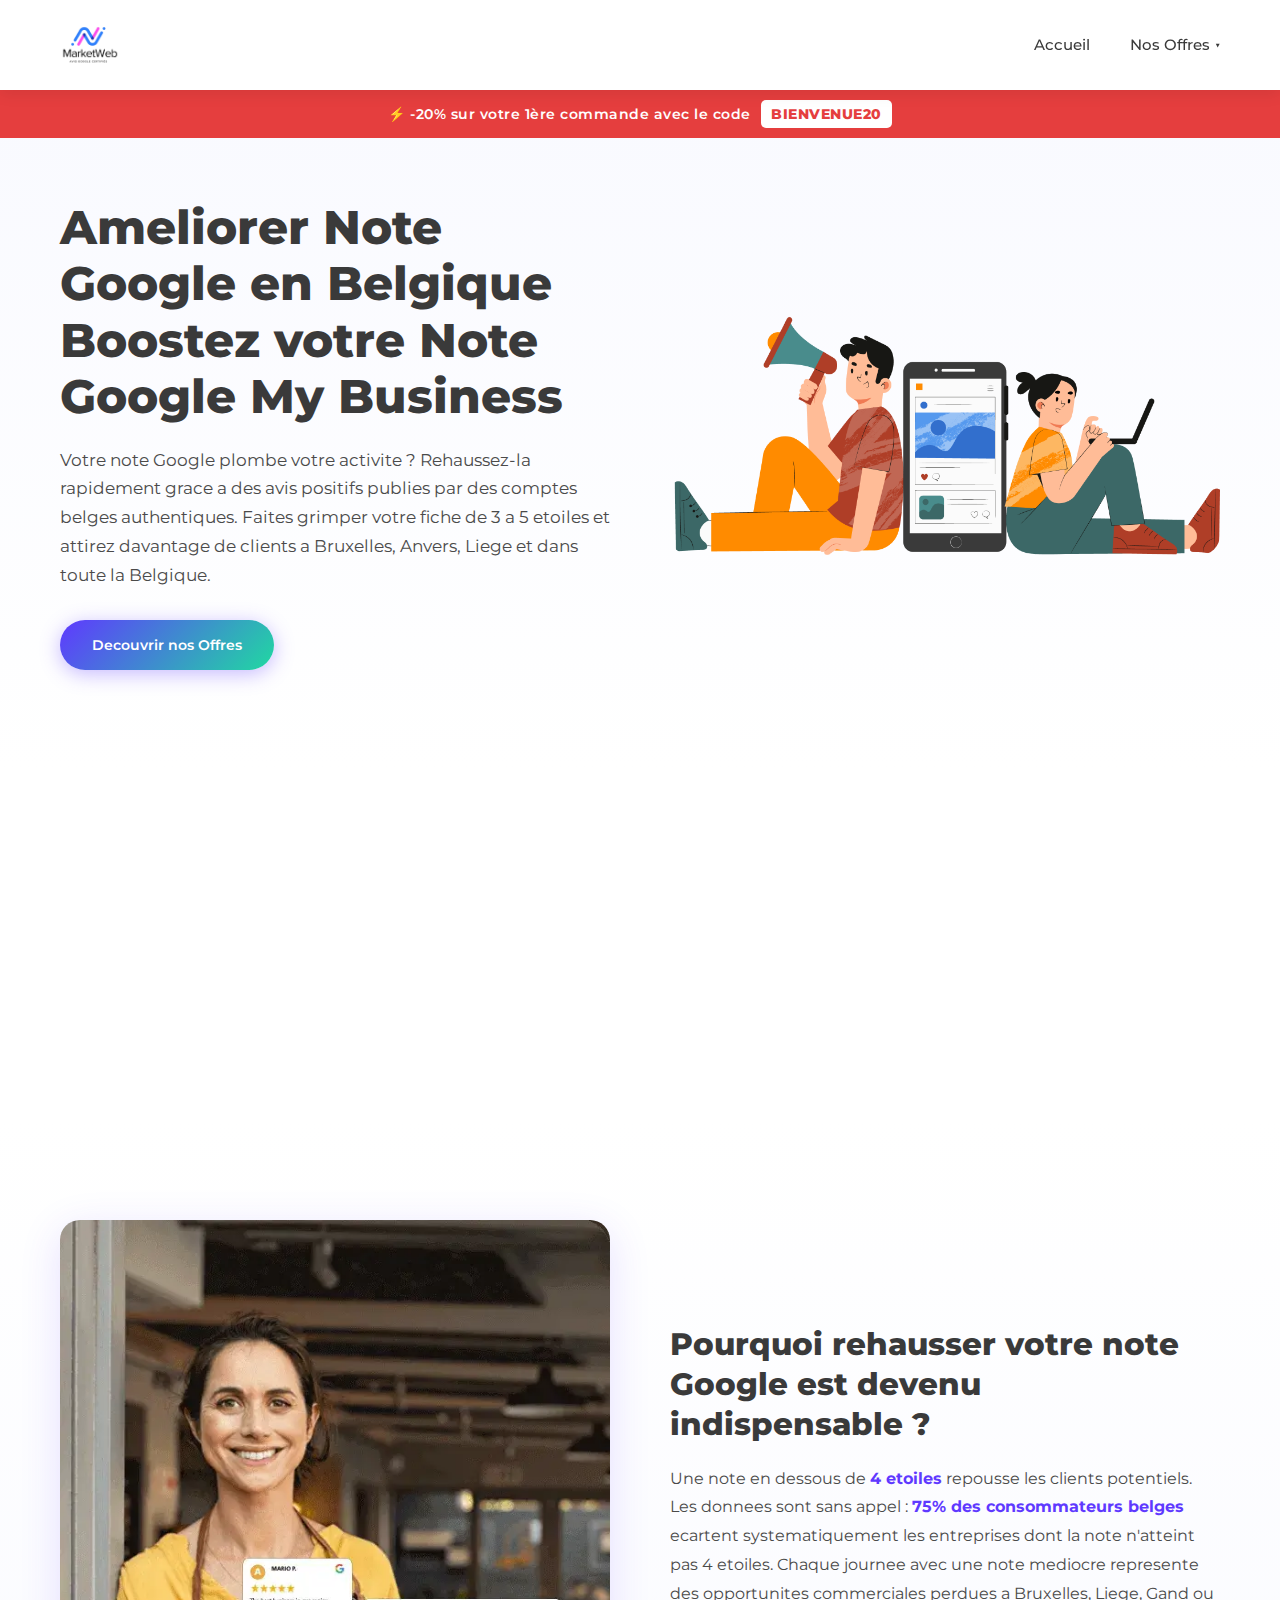
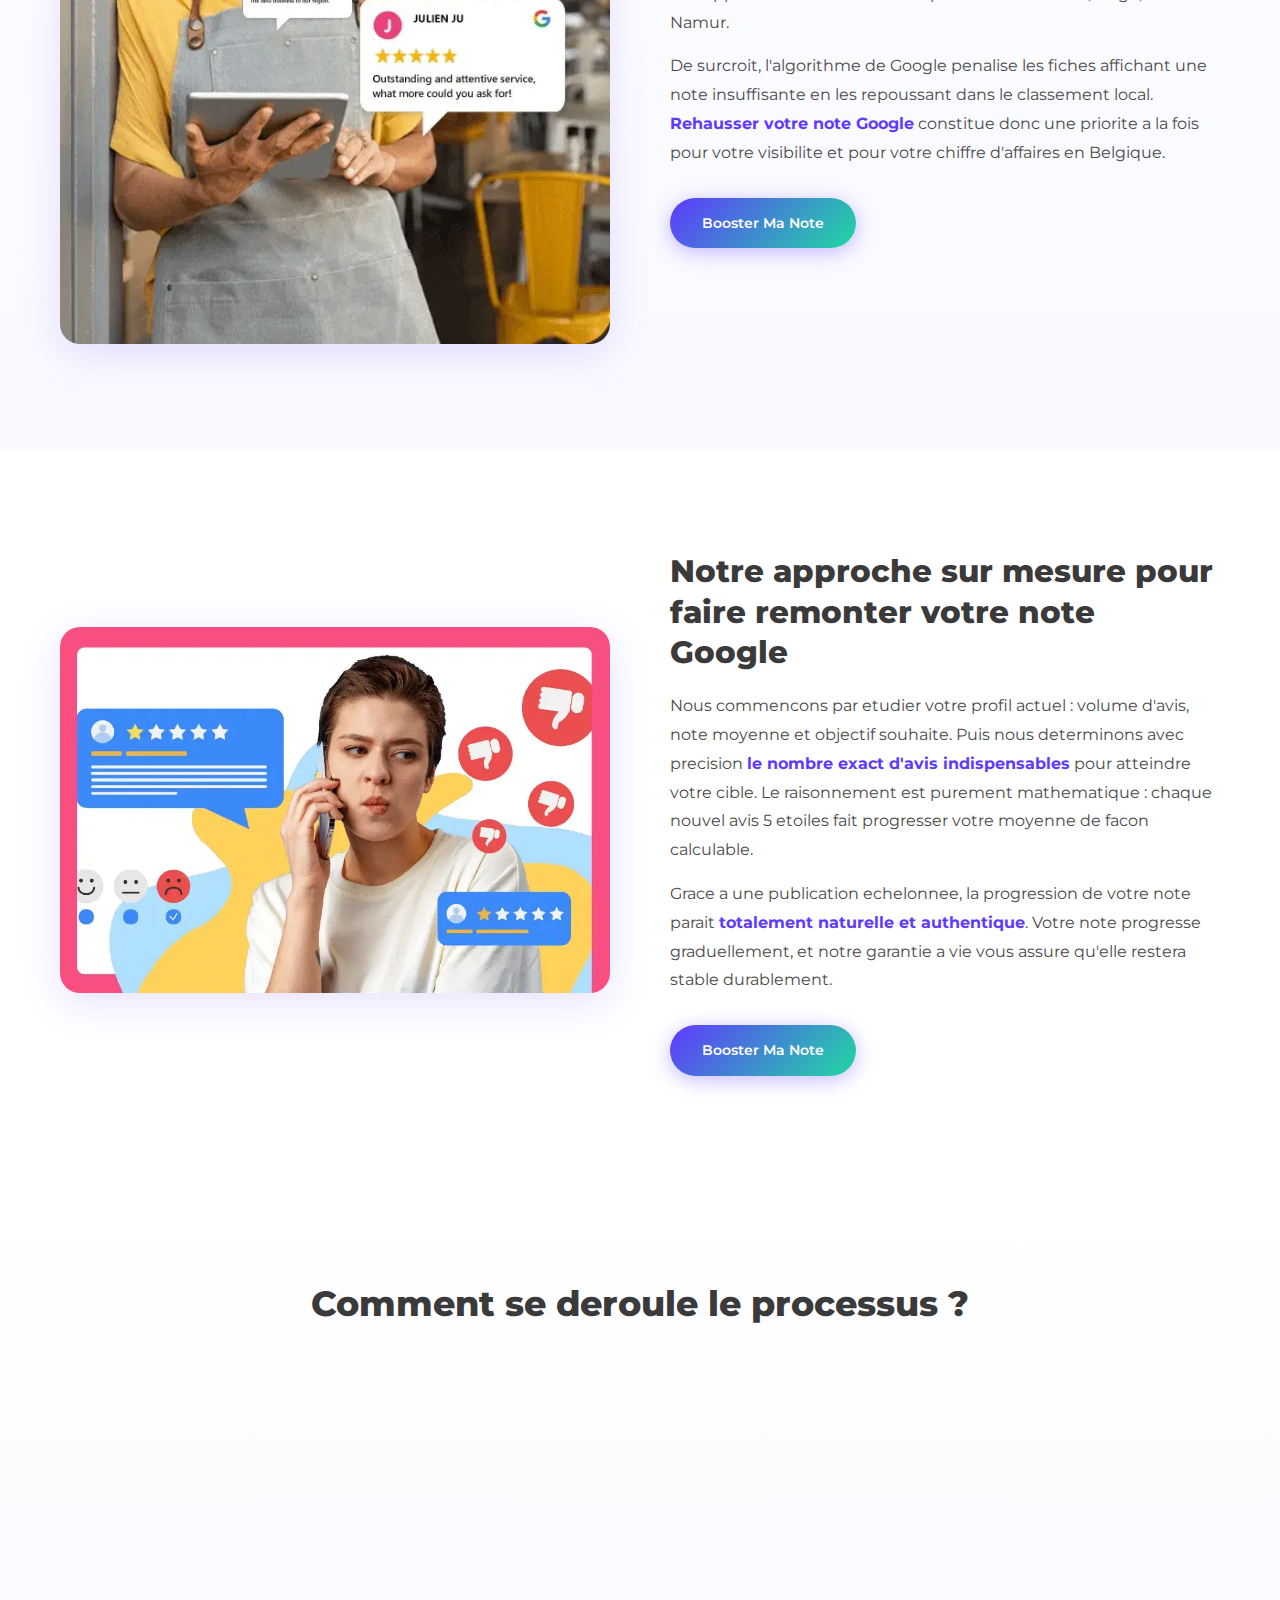
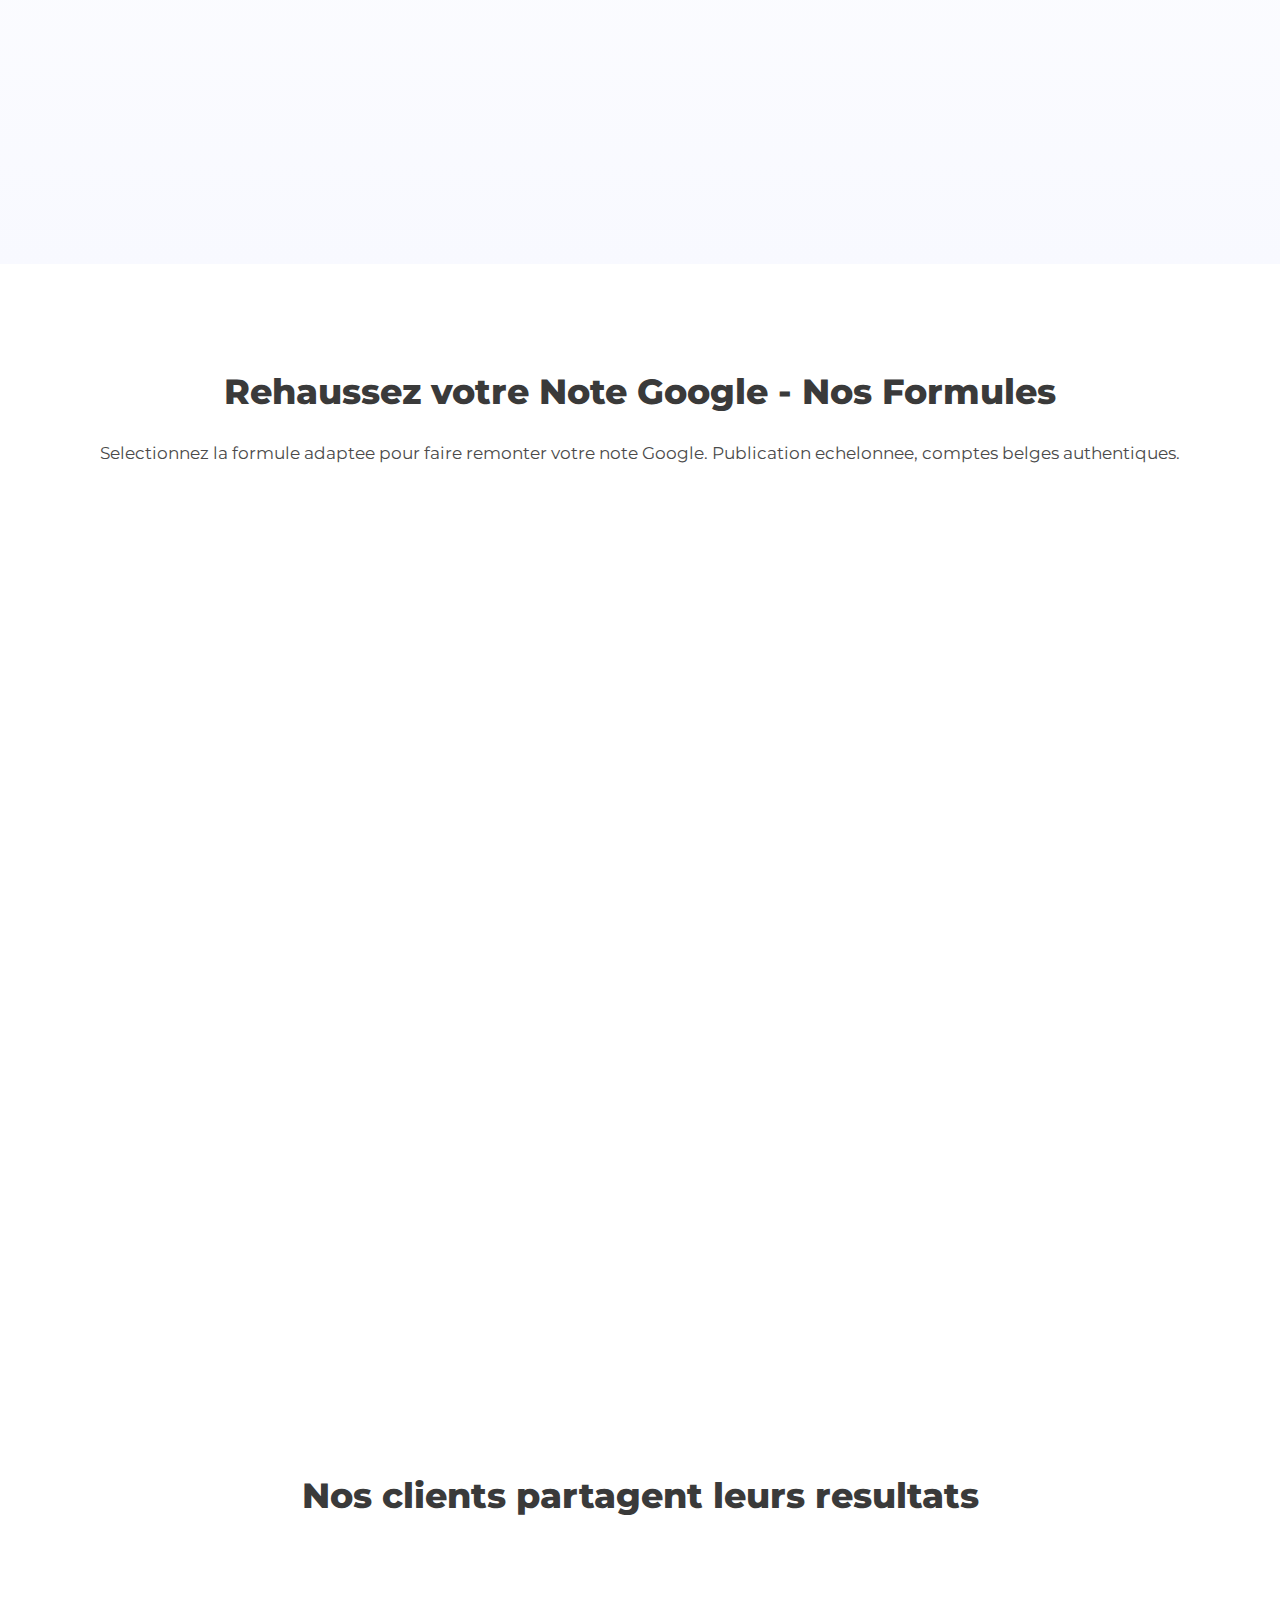
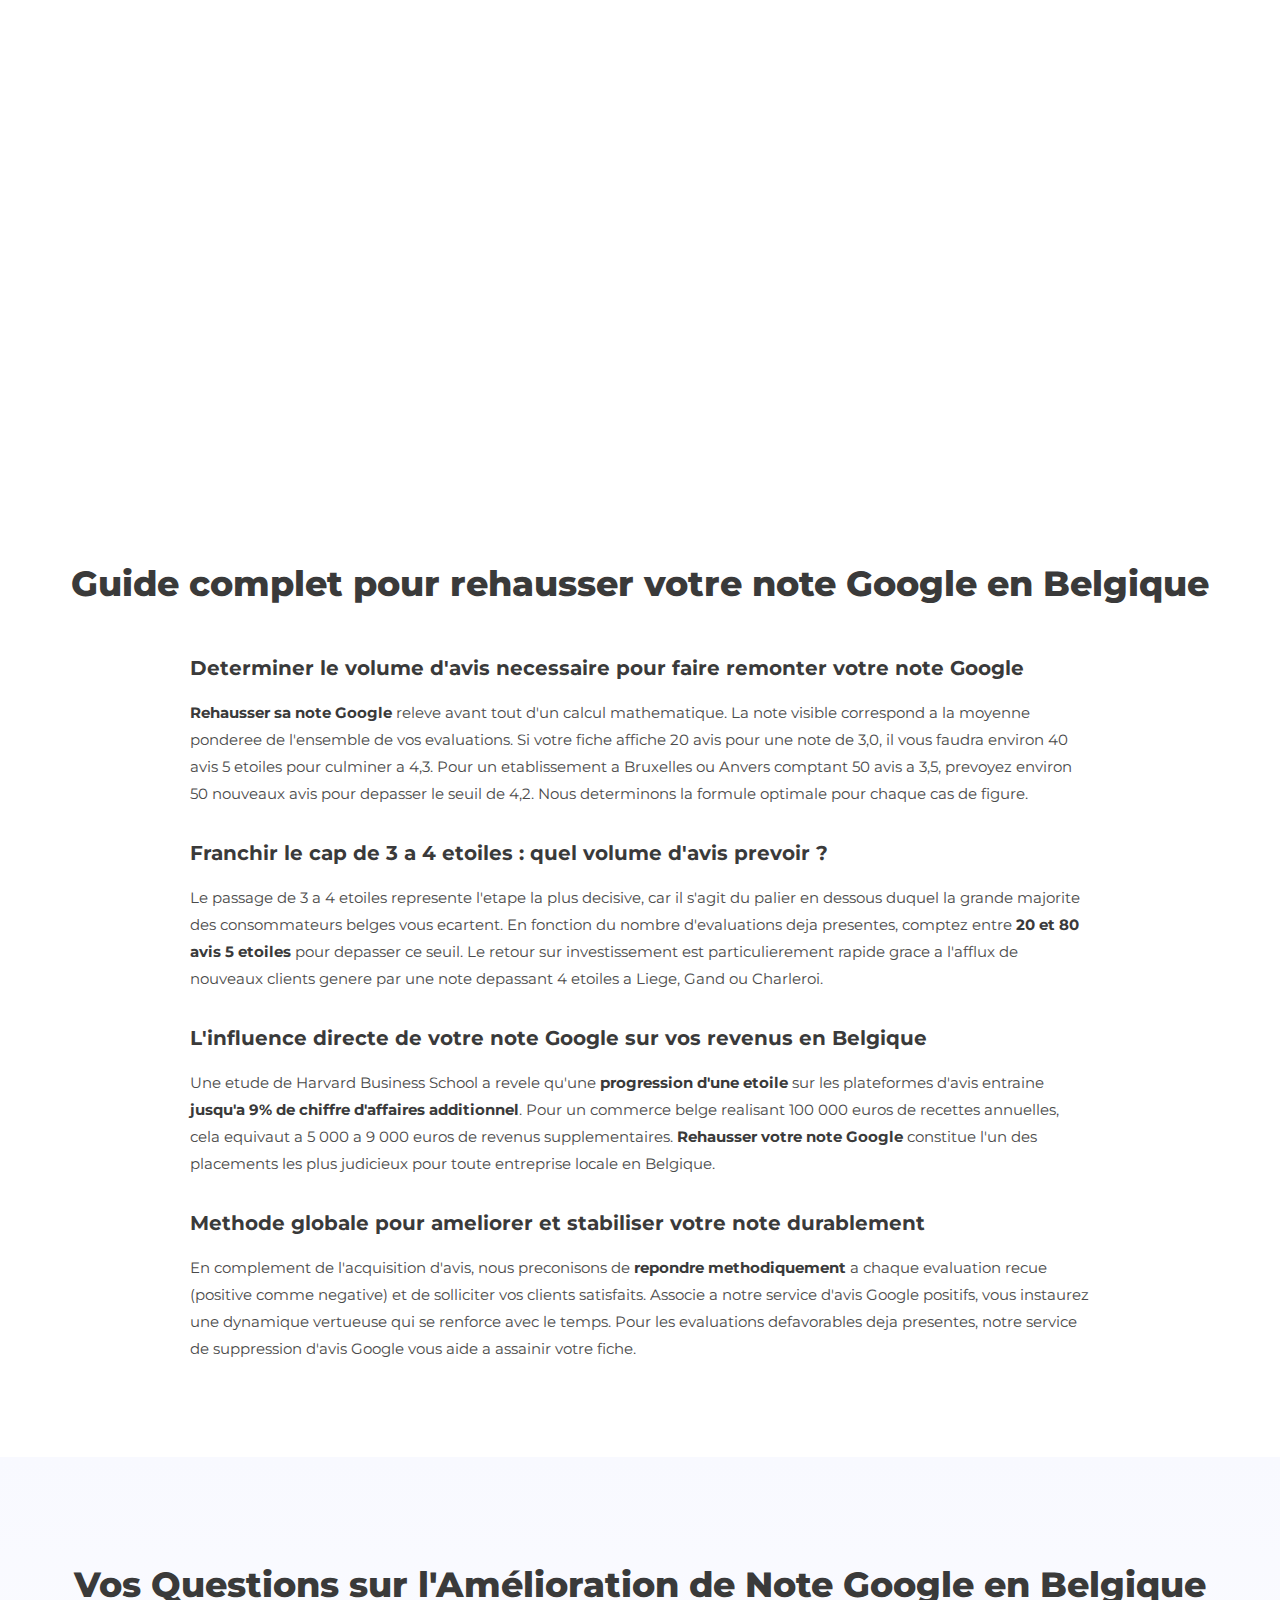
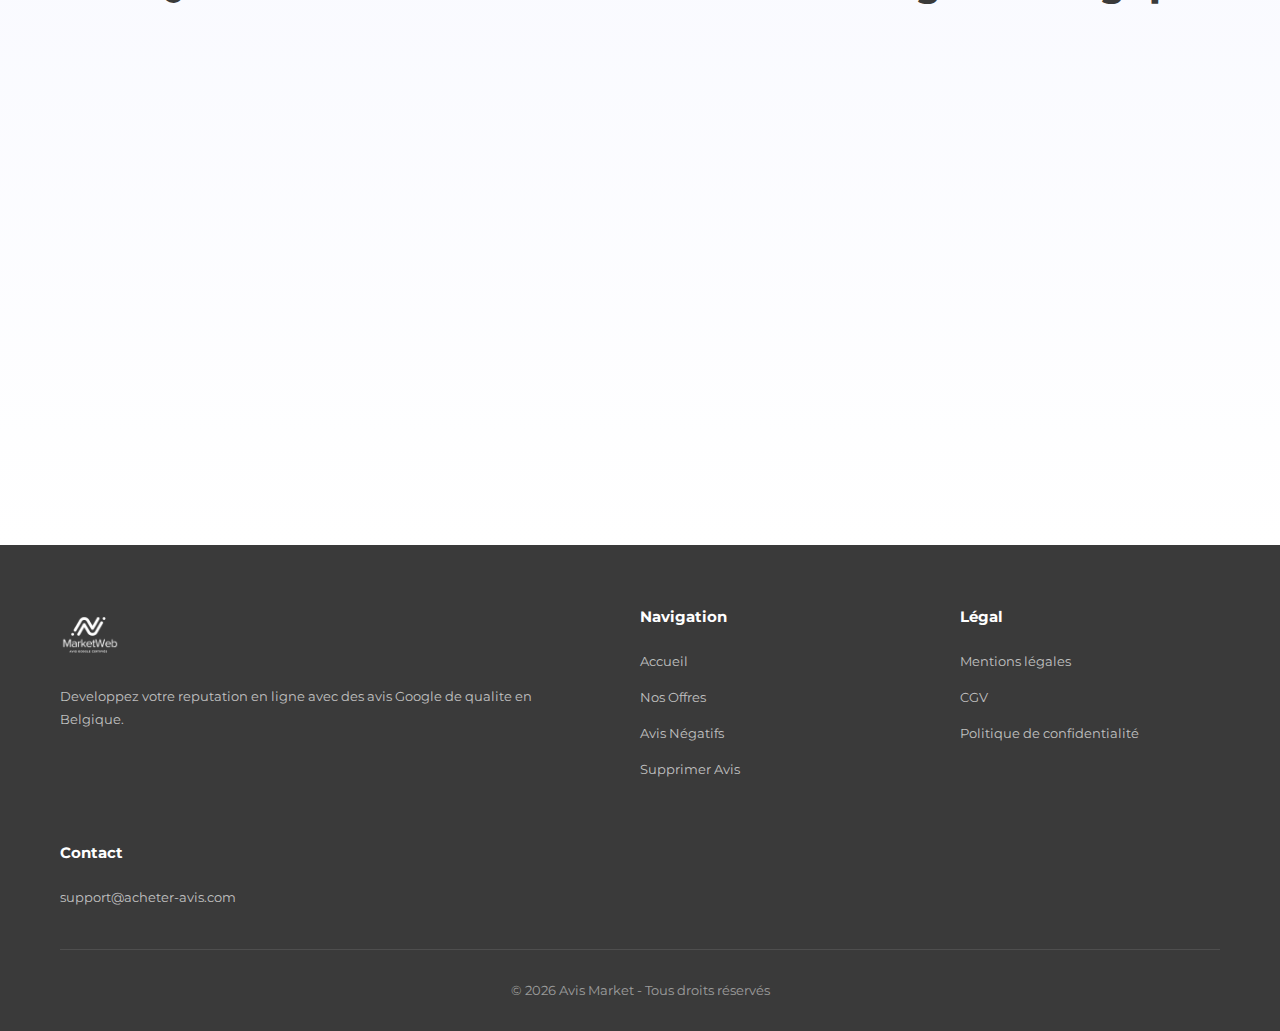
<file: ameliorer-note-google.html>
<!DOCTYPE html>
<html lang="fr">
<head>
    <meta charset="UTF-8">
    <meta name="viewport" content="width=device-width, initial-scale=1.0">
    <meta name="robots" content="index, follow">
    <title>Ameliorer Note Google en Belgique - Booster votre Note Google My Business</title>
    <meta name="description" content="Boostez votre note Google rapidement grace a des avis positifs de comptes belges verifies. Faites passer votre fiche de 3 a 5 etoiles sur Google My Business. Resultats assures des 99 euros.">
    <link rel="canonical" href="https://acheter-avis.com/ameliorer-note-google.html"/>
    <link rel="alternate" hreflang="fr-BE" href="https://acheter-avis.com/ameliorer-note-google.html"/>
    <link rel="alternate" hreflang="x-default" href="https://acheter-avis.com/ameliorer-note-google.html"/>
    <meta name="geo.region" content="BE">
    <meta name="geo.placename" content="Bruxelles, Belgique">
    <meta name="geo.position" content="50.8503;4.3517">
    <meta name="ICBM" content="50.8503, 4.3517">
    <link rel="preconnect" href="https://fonts.googleapis.com">
    <link rel="preconnect" href="https://fonts.gstatic.com" crossorigin>
    <link href="https://fonts.googleapis.com/css2?family=Montserrat:wght@400;500;600;700;800&display=swap" rel="stylesheet">
    <link rel="stylesheet" href="styles.css">
    <link rel="icon" type="image/x-icon" href="/favicon.ico">
    <link rel="shortcut icon" href="/favicon.ico">
    <link rel="apple-touch-icon" type="image/png" sizes="96x96" href="./logo/apple-icon-96x96.png">
    <link rel="icon" type="image/png" sizes="32x32" href="./logo/android-icon-32x32.png">
    <link rel="icon" type="image/png" sizes="96x96" href="./logo/android-icon-96x96.png">
    <meta name="msapplication-TileColor" content="#ffffff">
    <meta name="msapplication-TileImage" content="./logo/ms-icon-96x96.png">
    <meta property="og:type" content="website">
    <meta property="og:url" content="https://acheter-avis.com/ameliorer-note-google.html">
    <meta property="og:title" content="Ameliorer Note Google en Belgique - Booster votre Note Google My Business">
    <meta property="og:description" content="Boostez votre note Google en Belgique. Faites passer votre fiche de 3 a 5 etoiles grace a des avis belges verifies des 99 euros.">
    <meta property="og:image" content="https://acheter-avis.com/acheter-avis-google.png">
    <meta property="og:locale" content="fr_BE">
    <meta property="og:site_name" content="Avis Market">
    <meta name="twitter:card" content="summary_large_image">
    <meta name="twitter:title" content="Ameliorer Note Google en Belgique - Booster votre Note Google My Business">
    <meta name="twitter:description" content="Boostez votre note Google en Belgique. Faites passer votre fiche de 3 a 5 etoiles grace a des avis belges verifies des 99 euros.">
    <meta name="twitter:image" content="https://acheter-avis.com/acheter-avis-google.png">
    <script type="application/ld+json">
    {
        "@context": "https://schema.org",
        "@graph": [
            {
                "@type": "BreadcrumbList",
                "itemListElement": [
                    {
                        "@type": "ListItem",
                        "position": 1,
                        "name": "Accueil",
                        "item": "https://acheter-avis.com/"
                    },
                    {
                        "@type": "ListItem",
                        "position": 2,
                        "name": "Ameliorer Note Google",
                        "item": "https://acheter-avis.com/ameliorer-note-google.html"
                    }
                ]
            },
            {
                "@type": "Organization",
                "name": "Avis Market",
                "url": "https://acheter-avis.com",
                "logo": "https://acheter-avis.com/logo.png",
                "hasOfferCatalog": {
                    "@type": "OfferCatalog",
                    "name": "Nos services",
                    "itemListElement": [
                        {
                            "@type": "Offer",
                            "itemOffered": {
                                "@type": "Service",
                                "name": "ameliorer note google en belgique",
                                "url": "https://acheter-avis.com/ameliorer-note-google.html"
                            }
                        }
                    ]
                }
            },
            {
                "@type": "FAQPage",
                "mainEntity": [
                    {
                        "@type": "Question",
                        "name": "Comment determiner le nombre d'avis necessaires pour rehausser ma note Google ?",
                        "acceptedAnswer": {
                            "@type": "Answer",
                            "text": "Le calcul repose sur une formule precise : (note actuelle multipliee par le nombre d'avis existants + 5 multiplie par le nombre de nouveaux avis) divise par (total des avis existants + nouveaux avis). A titre d'illustration, si vous avez 15 avis avec une moyenne de 3,2, environ 25 avis 5 etoiles suffisent pour atteindre 4,3."
                        }
                    },
                    {
                        "@type": "Question",
                        "name": "En combien de temps ma note Google va-t-elle progresser ?",
                        "acceptedAnswer": {
                            "@type": "Answer",
                            "text": "Les premiers resultats apparaissent generalement sous 48 heures. Avec une cadence de 1 a 2 avis publies quotidiennement, une progression notable d'un point entier s'observe habituellement en 2 a 4 semaines, selon votre situation initiale."
                        }
                    },
                    {
                        "@type": "Question",
                        "name": "Est-il realisable de passer de 2 a 5 etoiles sur Google ?",
                        "acceptedAnswer": {
                            "@type": "Answer",
                            "text": "Tout a fait, a condition de disposer d'un volume adequat d'avis favorables. Plus votre note initiale est faible, plus le nombre d'avis 5 etoiles requis sera eleve. Nous evaluons avec precision le pack necessaire pour atteindre la note souhaitee."
                        }
                    },
                    {
                        "@type": "Question",
                        "name": "Ma note risque-t-elle de baisser une fois l'amelioration effectuee ?",
                        "acceptedAnswer": {
                            "@type": "Answer",
                            "text": "Grace a notre garantie a vie, chaque avis retire est systematiquement remplace. Par ailleurs, un socle important d'avis positifs protege durablement votre note contre les eventuels retours negatifs a venir."
                        }
                    }
                ]
            },
            {
                "@type": "ItemList",
                "name": "Nos Formules Avis Positifs",
                "itemListElement": [
                    {
                        "@type": "ListItem",
                        "position": 1,
                        "item": {
                            "@type": "Product",
                            "name": "25 Avis Positifs + 5 offerts",
                            "description": "Pack 25 Avis Positifs + 5 offerts.",
                            "offers": {
                                "@type": "Offer",
                                "availability": "https://schema.org/InStock",
                                "price": "99",
                                "priceCurrency": "EUR"
                            }
                        }
                    },
                    {
                        "@type": "ListItem",
                        "position": 2,
                        "item": {
                            "@type": "Product",
                            "name": "50 Avis Positifs + 10 offerts",
                            "description": "Pack 50 Avis Positifs + 10 offerts.",
                            "offers": {
                                "@type": "Offer",
                                "availability": "https://schema.org/InStock",
                                "price": "169",
                                "priceCurrency": "EUR"
                            }
                        }
                    },
                    {
                        "@type": "ListItem",
                        "position": 3,
                        "item": {
                            "@type": "Product",
                            "name": "100 Avis Positifs + 20 offerts",
                            "description": "Pack 100 Avis Positifs + 20 offerts.",
                            "offers": {
                                "@type": "Offer",
                                "availability": "https://schema.org/InStock",
                                "price": "279",
                                "priceCurrency": "EUR"
                            }
                        }
                    }
                ]
            }
        ]
    }
    </script>
</head>
<body>
    <header class="header">
        <div class="container">
            <a href="https://acheter-avis.com" class="logo">
                <img src="logo.png" alt="Avis Market - Achat d'avis Google en Belgique" title="Avis Market" width="512" height="512" class="logo-img">
            </a>
            <nav class="nav">
                <ul class="nav-list">
                    <li><a href="https://acheter-avis.com" class="nav-link">Accueil</a></li>
                    <li class="nav-item dropdown">
                        <a href="#" class="nav-link">Nos Offres <span class="dropdown-arrow">&#9660;</span></a>
                        <div class="dropdown-menu">
                            <a href="https://acheter-avis.com#offres-positifs">Avis Positifs</a>
                            <a href="acheter-avis-negatif-google.html#offres">Avis N&eacute;gatifs</a>
                            <a href="supprimer-avis-google.html#offres">Supprimer Avis</a>
                        </div>
                    </li>
                </ul>
            </nav>
            <button class="menu-toggle" aria-label="Menu">
                <span></span>
                <span></span>
                <span></span>
            </button>
        </div>
    </header>
    <div class="promo-bar">&#x26A1; -20% sur votre 1&egrave;re commande avec le code <span class="promo-code">BIENVENUE20</span></div>

    <section id="accueil" class="hero">
        <div class="container">
            <div class="hero-content">
                <h1>Ameliorer Note Google en Belgique <br> Boostez votre Note Google My Business</h1>
                <p class="hero-subtitle">Votre note Google plombe votre activite ? Rehaussez-la rapidement grace a des avis positifs publies par des comptes belges authentiques. Faites grimper votre fiche de 3 a 5 etoiles et attirez davantage de clients a Bruxelles, Anvers, Liege et dans toute la Belgique.</p>
                <a href="#offres-positifs" class="btn btn-primary" title="ameliorer note google belgique">Decouvrir nos Offres</a>
            </div>
            <div class="hero-image">
                <img src="acheter-avis-google.png" alt="Ameliorer sa note Google My Business en Belgique" title="Ameliorer note Google Belgique" width="964" height="421" class="hero-img" loading="eager">
            </div>
        </div>
    </section>

    <section class="stats">
        <div class="container">
            <div class="stat-card">
                <div class="stat-number" data-target="89" data-suffix="%">89%</div>
                <p>des consommateurs se fient aux evaluations en ligne</p>
            </div>
            <div class="stat-card">
                <div class="stat-number" data-target="75" data-suffix="%">75%</div>
                <p>selectionnent un commerce grace a ses avis favorables</p>
            </div>
            <div class="stat-card">
                <div class="stat-number" data-target="75" data-suffix="%">75%</div>
                <p>refusent les entreprises sous 4 etoiles</p>
            </div>
            <div class="stat-card">
                <div class="stat-number" data-target="0" data-static="+9%">+9%</div>
                <p>de revenus supplementaires par etoile</p>
            </div>
        </div>
    </section>

    <section class="credibility">
        <div class="container">
            <div class="credibility-image">
                <img src="acheter-avis-google-entreprise.webp" alt="Ameliorer note Google entreprise belge" title="Booster note Google entreprise Belgique" width="601" height="791" class="credibility-img" loading="lazy">
            </div>
            <div class="credibility-content">
                <h2>Pourquoi rehausser votre note Google est devenu indispensable ?</h2>
                <p>Une note en dessous de <strong>4 etoiles</strong> repousse les clients potentiels. Les donnees sont sans appel : <strong>75% des consommateurs belges</strong> ecartent systematiquement les entreprises dont la note n'atteint pas 4 etoiles. Chaque journee avec une note mediocre represente des opportunites commerciales perdues a Bruxelles, Liege, Gand ou Namur.</p>
                <p>De surcroit, l'algorithme de Google penalise les fiches affichant une note insuffisante en les repoussant dans le classement local. <strong>Rehausser votre note Google</strong> constitue donc une priorite a la fois pour votre visibilite et pour votre chiffre d'affaires en Belgique.</p>
                <a href="#offres-positifs" class="btn btn-primary">Booster Ma Note</a>
            </div>
        </div>
    </section>

    <section class="credibility credibility-reverse">
        <div class="container">
            <div class="credibility-content">
                <h2>Notre approche sur mesure pour faire remonter votre note Google</h2>
                <p>Nous commencons par etudier votre profil actuel : volume d'avis, note moyenne et objectif souhaite. Puis nous determinons avec precision <strong>le nombre exact d'avis indispensables</strong> pour atteindre votre cible. Le raisonnement est purement mathematique : chaque nouvel avis 5 etoiles fait progresser votre moyenne de facon calculable.</p>
                <p>Grace a une publication echelonnee, la progression de votre note parait <strong>totalement naturelle et authentique</strong>. Votre note progresse graduellement, et notre garantie a vie vous assure qu'elle restera stable durablement.</p>
                <a href="#offres-positifs" class="btn btn-primary" title="augmenter note google my business belgique">Booster Ma Note</a>
            </div>
            <div class="credibility-image">
                <img src="acheter-faux-avis-google.webp" alt="Remonter note Google My Business Belgique" title="Ameliorer note Google My Business Belgique" width="900" height="600" class="credibility-img" loading="lazy">
            </div>
        </div>
    </section>

    <section class="how-it-works">
        <div class="container">
            <h2 class="section-title">Comment se deroule le processus ?</h2>
            <div class="steps">
                <div class="step">
                    <div class="step-icon"><span>1</span></div>
                    <h3>Choisissez votre formule</h3>
                    <p>Optez pour le volume d'avis adapte a vos objectifs de progression. Votre commande est prise en charge immediatement apres le paiement.</p>
                </div>
                <div class="step">
                    <div class="step-icon"><span>2</span></div>
                    <h3>Echange par WhatsApp avec notre equipe</h3>
                    <p>Un conseiller vous contacte pour recueillir les informations relatives a votre etablissement. Cela garantit des avis pertinents, credibles et en adequation avec votre domaine d'activite.</p>
                </div>
                <div class="step">
                    <div class="step-icon"><span>3</span></div>
                    <h3>Publication progressive de vos avis</h3>
                    <p>Les avis sont mis en ligne graduellement pour simuler un flux organique. Votre reputation, votre positionnement local et votre attractivite s'ameliorent au fil des jours.</p>
                </div>
            </div>
        </div>
    </section>

    <section id="offres-positifs" class="pricing">
        <div class="container">
            <h2 class="section-title">Rehaussez votre Note Google - Nos Formules</h2>
            <p class="section-subtitle">Selectionnez la formule adaptee pour faire remonter votre note Google. Publication echelonnee, comptes belges authentiques.</p>
            <div class="pricing-cards">
                <div class="pricing-card">
                    <div class="pricing-header">
                        <h3>25 Avis Positifs</h3>
                        <div class="pricing-bonus">+ 5 offerts</div>
                    </div>
                    <div class="pricing-price">
                        <span class="price">99&euro;</span>
                    </div>
                    <ul class="pricing-features">
                        <li><span class="check">&#10003;</span> Comptes &#x1F1E7;&#x1F1EA;</li>
                        <li><span class="check">&#10003;</span> Nom prenom &#x1F1E7;&#x1F1EA;</li>
                        <li><span class="check">&#10003;</span> Textes Personnalises</li>
                        <li><span class="check">&#10003;</span> Fournissez vos Textes</li>
                        <li><span class="check">&#10003;</span> Fournissez vos Images</li>
                        <li><span class="check">&#10003;</span> Garantie a vie</li>
                        <li><span class="check">&#10003;</span> Rythme 1 a 2 avis/jrs</li>
                        <li><span class="check">&#10003;</span> Service Client 24/7</li>
                    </ul>
                    <a href="https://buy.stripe.com/cNi00i45B4re0GS8bRabK0z" class="btn btn-outline" target="_blank" rel="noopener noreferrer">Commander</a>
                </div>

                <div class="pricing-card featured">
                    <div class="pricing-badge">Populaire</div>
                    <div class="pricing-header">
                        <h3>50 Avis Positifs</h3>
                        <div class="pricing-bonus">+ 10 offerts</div>
                    </div>
                    <div class="pricing-price">
                        <span class="price">169&euro;</span>
                    </div>
                    <ul class="pricing-features">
                        <li><span class="check">&#10003;</span> Comptes &#x1F1E7;&#x1F1EA;</li>
                        <li><span class="check">&#10003;</span> Nom prenom &#x1F1E7;&#x1F1EA;</li>
                        <li><span class="check">&#10003;</span> Textes Personnalises</li>
                        <li><span class="check">&#10003;</span> Fournissez vos Textes</li>
                        <li><span class="check">&#10003;</span> Fournissez vos Images</li>
                        <li><span class="check">&#10003;</span> Garantie a vie</li>
                        <li><span class="check">&#10003;</span> Rythme 1 a 2 avis/jrs</li>
                        <li><span class="check">&#10003;</span> Service Client 24/7</li>
                    </ul>
                    <a href="https://buy.stripe.com/28E28qfOj3na1KW3VBabK0A" class="btn btn-primary" target="_blank" rel="noopener noreferrer">Commander</a>
                </div>

                <div class="pricing-card">
                    <div class="pricing-header">
                        <h3>100 Avis Positifs</h3>
                        <div class="pricing-bonus">+ 20 offerts</div>
                    </div>
                    <div class="pricing-price">
                        <span class="price">279&euro;</span>
                    </div>
                    <ul class="pricing-features">
                        <li><span class="check">&#10003;</span> Comptes &#x1F1E7;&#x1F1EA;</li>
                        <li><span class="check">&#10003;</span> Nom prenom &#x1F1E7;&#x1F1EA;</li>
                        <li><span class="check">&#10003;</span> Textes Personnalises</li>
                        <li><span class="check">&#10003;</span> Fournissez vos Textes</li>
                        <li><span class="check">&#10003;</span> Fournissez vos Images</li>
                        <li><span class="check">&#10003;</span> Garantie a vie</li>
                        <li><span class="check">&#10003;</span> Rythme 1 a 2 avis/jrs</li>
                        <li><span class="check">&#10003;</span> Service Client 24/7</li>
                    </ul>
                    <a href="https://buy.stripe.com/00wfZg59F1f2exI77NabK0B" class="btn btn-outline" target="_blank" rel="noopener noreferrer">Commander</a>
                </div>
            </div>
        </div>
    </section>

    <section class="testimonials">
        <div class="container">
            <h2 class="section-title">Nos clients partagent leurs resultats</h2>
            <div class="testimonials-grid">
                <div class="testimonial-card">
                    <img src="acheter-avis-google-my-business.webp" alt="Temoignage amelioration note Google entreprise belge" title="Note Google rehaussee Belgique" width="768" height="1496" class="testimonial-img" loading="lazy">
                </div>
                <div class="testimonial-card">
                    <img src="acheter-commentaire-google.webp" alt="Retour client note Google amelioree en Belgique" title="Progression note Google Belgique" width="768" height="1496" class="testimonial-img" loading="lazy">
                </div>
                <div class="testimonial-card">
                    <img src="achat-avis-positif-google.webp" alt="Client satisfait amelioration note Google Belgique" title="Augmentation note Google entreprise belge" width="768" height="1496" class="testimonial-img" loading="lazy">
                </div>
                <div class="testimonial-card">
                    <img src="achat-avis-positifs.webp" alt="Resultat amelioration note Google Maps Belgique" title="Note Google Maps rehaussee en Belgique" width="768" height="1496" class="testimonial-img" loading="lazy">
                </div>
            </div>
        </div>
    </section>

    <section class="seo-content">
        <div class="container">
            <h2 class="section-title">Guide complet pour rehausser votre note Google en Belgique</h2>
            <div class="seo-text">
                <h3>Determiner le volume d'avis necessaire pour faire remonter votre note Google</h3>
                <p><strong>Rehausser sa note Google</strong> releve avant tout d'un calcul mathematique. La note visible correspond a la moyenne ponderee de l'ensemble de vos evaluations. Si votre fiche affiche 20 avis pour une note de 3,0, il vous faudra environ 40 avis 5 etoiles pour culminer a 4,3. Pour un etablissement a Bruxelles ou Anvers comptant 50 avis a 3,5, prevoyez environ 50 nouveaux avis pour depasser le seuil de 4,2. Nous determinons la formule optimale pour chaque cas de figure.</p>

                <h3>Franchir le cap de 3 a 4 etoiles : quel volume d'avis prevoir ?</h3>
                <p>Le passage de 3 a 4 etoiles represente l'etape la plus decisive, car il s'agit du palier en dessous duquel la grande majorite des consommateurs belges vous ecartent. En fonction du nombre d'evaluations deja presentes, comptez entre <strong>20 et 80 avis 5 etoiles</strong> pour depasser ce seuil. Le retour sur investissement est particulierement rapide grace a l'afflux de nouveaux clients genere par une note depassant 4 etoiles a Liege, Gand ou Charleroi.</p>

                <h3>L'influence directe de votre note Google sur vos revenus en Belgique</h3>
                <p>Une etude de Harvard Business School a revele qu'une <strong>progression d'une etoile</strong> sur les plateformes d'avis entraine <strong>jusqu'a 9% de chiffre d'affaires additionnel</strong>. Pour un commerce belge realisant 100 000 euros de recettes annuelles, cela equivaut a 5 000 a 9 000 euros de revenus supplementaires. <strong>Rehausser votre note Google</strong> constitue l'un des placements les plus judicieux pour toute entreprise locale en Belgique.</p>

                <h3>Methode globale pour ameliorer et stabiliser votre note durablement</h3>
                <p>En complement de l'acquisition d'avis, nous preconisons de <strong>repondre methodiquement</strong> a chaque evaluation recue (positive comme negative) et de solliciter vos clients satisfaits. Associe a notre service d'<a href="acheter-avis-google-positifs.html">avis Google positifs</a>, vous instaurez une dynamique vertueuse qui se renforce avec le temps. Pour les evaluations defavorables deja presentes, notre service de <a href="supprimer-avis-google.html">suppression d'avis Google</a> vous aide a assainir votre fiche.</p>
            </div>
        </div>
    </section>

    <section class="faq">
        <div class="container">
            <h2 class="section-title">Vos Questions sur l'Am&eacute;lioration de Note Google en Belgique</h2>
            <div class="faq-list">
                <div class="faq-item">
                    <button class="faq-question">
                        <span>Comment determiner le nombre d'avis necessaires pour rehausser ma note ?</span>
                        <span class="faq-icon">+</span>
                    </button>
                    <div class="faq-answer">
                        <p>Le calcul suit cette logique : (note actuelle multipliee par le nombre d'avis existants + 5 multiplie par les nouveaux avis) divise par (total d'avis existants + nouveaux avis). Envoyez-nous les donnees de votre fiche, nous evaluons gratuitement la formule necessaire.</p>
                    </div>
                </div>
                <div class="faq-item">
                    <button class="faq-question">
                        <span>Sous quel delai ma note Google commencera-t-elle a progresser ?</span>
                        <span class="faq-icon">+</span>
                    </button>
                    <div class="faq-answer">
                        <p>Les premiers effets se manifestent des les 48 premieres heures. Avec une cadence de 1 a 2 avis quotidiens, une amelioration notable d'un point entier s'observe generalement en 2 a 4 semaines selon votre situation de depart.</p>
                    </div>
                </div>
                <div class="faq-item">
                    <button class="faq-question">
                        <span>Est-il envisageable de passer de 2 a 5 etoiles sur Google ?</span>
                        <span class="faq-icon">+</span>
                    </button>
                    <div class="faq-answer">
                        <p>Absolument, a condition de disposer d'un nombre suffisant d'avis favorables. Plus votre note initiale est basse, plus le volume d'avis requis sera consequent. Nous determinons avec precision la formule adaptee a chaque situation.</p>
                    </div>
                </div>
                <div class="faq-item">
                    <button class="faq-question">
                        <span>Ma note risque-t-elle de rechuter apres l'amelioration ?</span>
                        <span class="faq-icon">+</span>
                    </button>
                    <div class="faq-answer">
                        <p>Notre garantie a vie prevoit le remplacement systematique de tout avis supprime. En outre, un socle solide d'avis positifs rend votre note particulierement resiliente face aux eventuels retours negatifs futurs.</p>
                    </div>
                </div>
            </div>
        </div>
    </section>

    <footer class="footer">
        <div class="container">
            <div class="footer-content">
                <div class="footer-brand">
                    <a href="https://acheter-avis.com" class="logo">
                        <img src="logo.png" alt="Avis Market - Logo" title="Avis Market" width="512" height="512" class="logo-img">
                    </a>
                    <p>Developpez votre reputation en ligne avec des avis Google de qualite en Belgique.</p>
                </div>
                <div class="footer-links">
                    <h4>Navigation</h4>
                    <ul>
                        <li><a href="https://acheter-avis.com">Accueil</a></li>
                        <li><a href="https://acheter-avis.com#offres-positifs">Nos Offres</a></li>
                        <li><a href="acheter-avis-negatif-google.html">Avis N&eacute;gatifs</a></li>
                        <li><a href="supprimer-avis-google.html">Supprimer Avis</a></li>
                    </ul>
                </div>
                <div class="footer-links">
                    <h4>L&eacute;gal</h4>
                    <ul>
                        <li><a href="#">Mentions l&eacute;gales</a></li>
                        <li><a href="#">CGV</a></li>
                        <li><a href="#">Politique de confidentialit&eacute;</a></li>
                    </ul>
                </div>
                <div class="footer-links">
                    <h4>Contact</h4>
                    <ul>
                        <li><a href="mailto:support@acheter-avis.com">support@acheter-avis.com</a></li>
                    </ul>
                </div>
            </div>
            <div class="footer-bottom">
                <p>&copy; 2026 Avis Market - Tous droits r&eacute;serv&eacute;s</p>
            </div>
        </div>
    </footer>


    <script>
        document.addEventListener('DOMContentLoaded', function() {
            const menuToggle = document.querySelector('.menu-toggle');
            const nav = document.querySelector('.nav');
            if (menuToggle && nav) {
                menuToggle.addEventListener('click', function() {
                    nav.classList.toggle('active');
                    menuToggle.classList.toggle('active');
                });
                const navLinks = document.querySelectorAll('.nav-link:not(.nav-item.dropdown > .nav-link)');
                navLinks.forEach(link => {
                    link.addEventListener('click', function() {
                        nav.classList.remove('active');
                        menuToggle.classList.remove('active');
                    });
                });
            }
            const dropdowns = document.querySelectorAll('.nav-item.dropdown');
            dropdowns.forEach(dropdown => {
                const dropdownLink = dropdown.querySelector('.nav-link');
                dropdownLink.addEventListener('click', function(e) {
                    if (window.innerWidth <= 768) {
                        e.preventDefault();
                        dropdown.classList.toggle('active');
                    }
                });
            });
            const dropdownMenuLinks = document.querySelectorAll('.dropdown-menu a');
            dropdownMenuLinks.forEach(link => {
                link.addEventListener('click', function() {
                    if (window.innerWidth <= 768) {
                        const nav = document.querySelector('.nav');
                        const menuToggle = document.querySelector('.menu-toggle');
                        nav.classList.remove('active');
                        menuToggle.classList.remove('active');
                        document.querySelectorAll('.nav-item.dropdown').forEach(d => d.classList.remove('active'));
                    }
                });
            });
            const anchorLinks = document.querySelectorAll('a[href^="#"]');
            anchorLinks.forEach(link => {
                link.addEventListener('click', function(e) {
                    e.preventDefault();
                    const targetId = this.getAttribute('href');
                    const targetElement = document.querySelector(targetId);
                    if (targetElement) {
                        const headerHeight = document.querySelector('.header').offsetHeight;
                        const targetPosition = targetElement.offsetTop - headerHeight;
                        window.scrollTo({ top: targetPosition, behavior: 'smooth' });
                    }
                });
            });
            const faqItems = document.querySelectorAll('.faq-item');
            faqItems.forEach(item => {
                const question = item.querySelector('.faq-question');
                question.addEventListener('click', function() {
                    faqItems.forEach(otherItem => {
                        if (otherItem !== item && otherItem.classList.contains('active')) {
                            otherItem.classList.remove('active');
                        }
                    });
                    item.classList.toggle('active');
                });
            });
            const sections = document.querySelectorAll('section[id]');
            const navLinksAll = document.querySelectorAll('.nav-link');
            function updateActiveNav() {
                const scrollPosition = window.scrollY + 100;
                sections.forEach(section => {
                    const sectionTop = section.offsetTop;
                    const sectionHeight = section.offsetHeight;
                    const sectionId = section.getAttribute('id');
                    if (scrollPosition >= sectionTop && scrollPosition < sectionTop + sectionHeight) {
                        navLinksAll.forEach(link => {
                            link.classList.remove('active');
                            if (link.getAttribute('href') === '#' + sectionId) {
                                link.classList.add('active');
                            }
                        });
                    }
                });
            }
            window.addEventListener('scroll', updateActiveNav);
            const header = document.querySelector('.header');
            function updateHeader() {
                if (window.scrollY > 50) {
                    header.style.boxShadow = '0 4px 20px rgba(0, 0, 0, 0.1)';
                } else {
                    header.style.boxShadow = '0 4px 15px rgba(0, 0, 0, 0.08)';
                }
            }
            window.addEventListener('scroll', updateHeader);
            const animateElements = document.querySelectorAll('.stat-card, .step, .pricing-card, .testimonial-card, .faq-item');
            const observerOptions = { threshold: 0.1, rootMargin: '0px 0px -50px 0px' };
            const observer = new IntersectionObserver(function(entries) {
                entries.forEach(entry => {
                    if (entry.isIntersecting) {
                        entry.target.style.opacity = '1';
                        entry.target.style.transform = 'translateY(0)';
                    }
                });
            }, observerOptions);
            animateElements.forEach(element => {
                element.style.opacity = '0';
                element.style.transform = 'translateY(30px)';
                element.style.transition = 'opacity 0.6s ease, transform 0.6s ease';
                observer.observe(element);
            });
            const statNumbers = document.querySelectorAll('.stat-number');
            let animated = false;
            function animateCounters() {
                if (animated) return;
                statNumbers.forEach(stat => {
                    const staticText = stat.getAttribute('data-static');
                    if (staticText) { stat.textContent = staticText; return; }
                    const target = parseInt(stat.getAttribute('data-target') || stat.textContent);
                    const suffix = stat.getAttribute('data-suffix') || '%';
                    if (isNaN(target) || target <= 0) return;
                    let current = 0;
                    const increment = target / 50;
                    const duration = 2000;
                    const stepTime = duration / 50;
                    const counter = setInterval(() => {
                        current += increment;
                        if (current >= target) { stat.textContent = target + suffix; clearInterval(counter); }
                        else { stat.textContent = Math.floor(current) + suffix; }
                    }, stepTime);
                });
                animated = true;
            }
            const statsSection = document.querySelector('.stats');
            if (statsSection) {
                const statsObserver = new IntersectionObserver((entries) => {
                    entries.forEach(entry => { if (entry.isIntersecting) { animateCounters(); } });
                }, { threshold: 0.5 });
                statsObserver.observe(statsSection);
            }
        });
    </script>
</body>
</html>
</file>
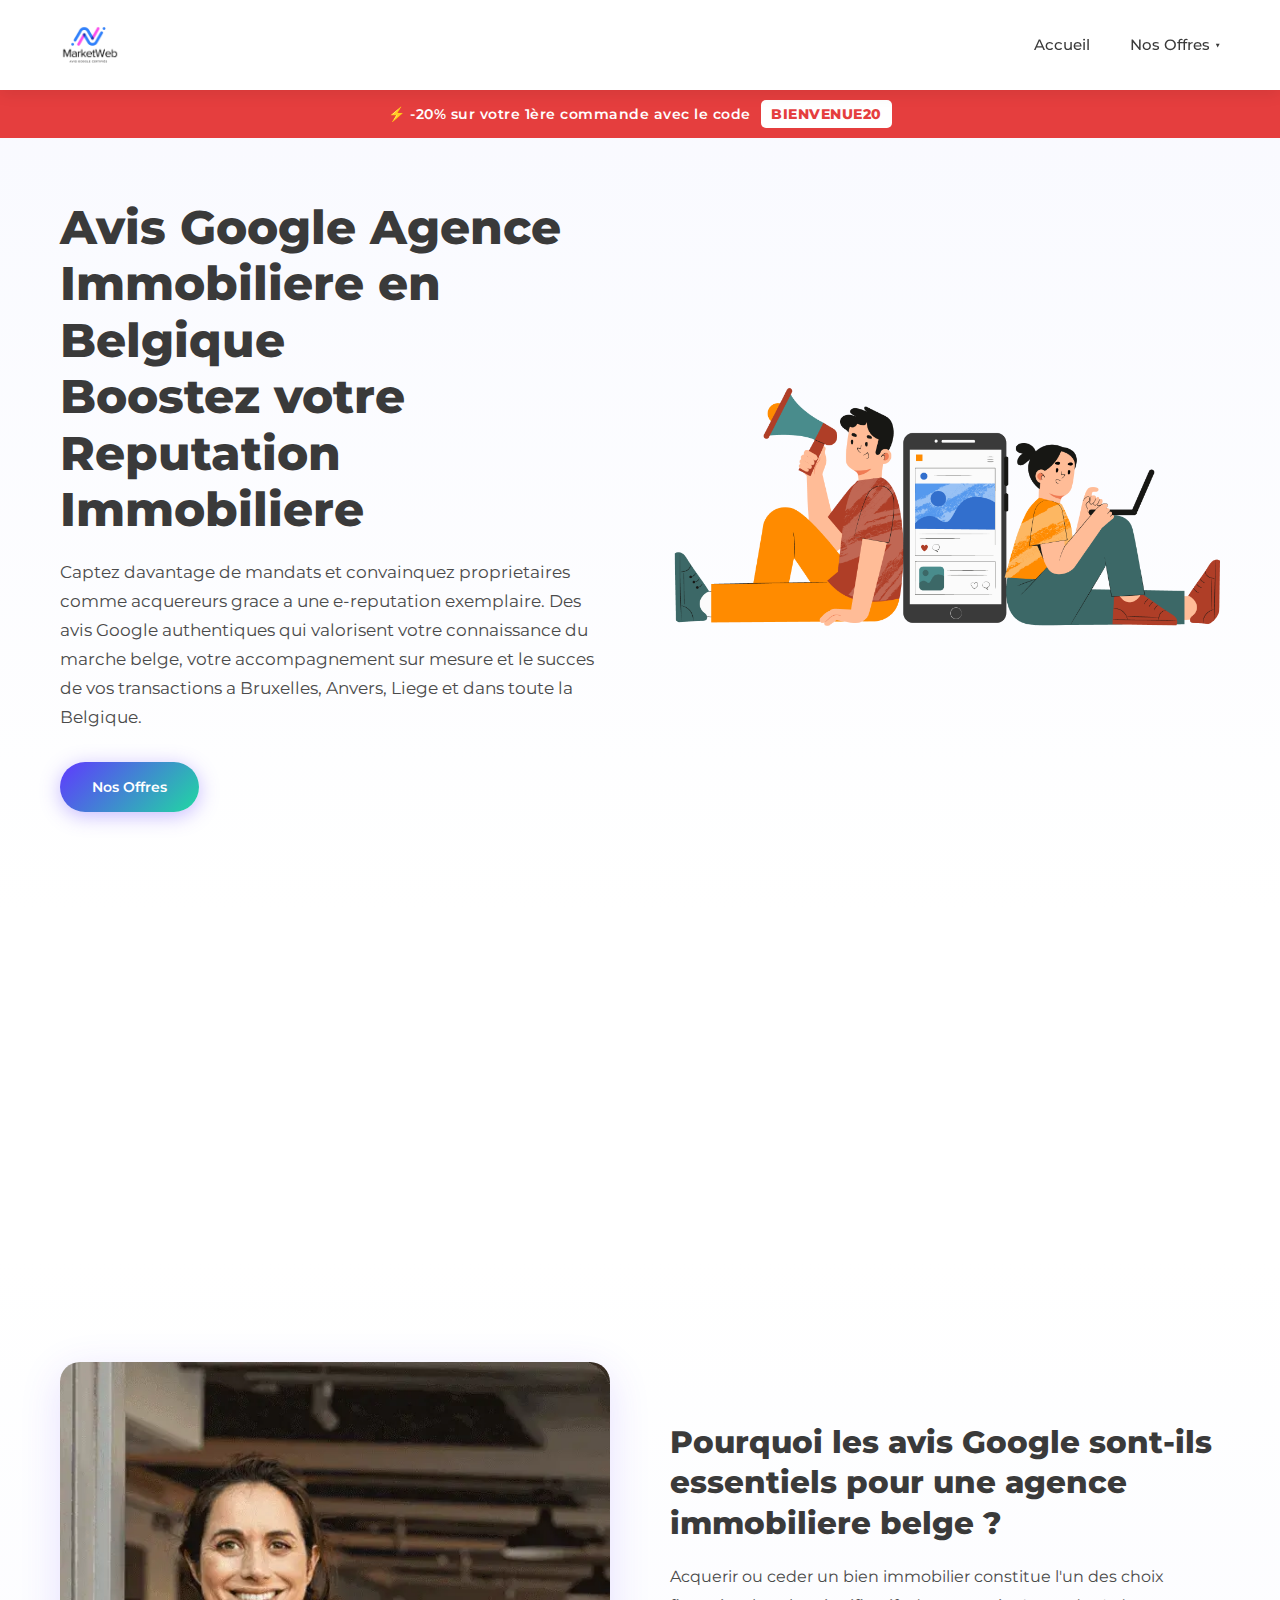
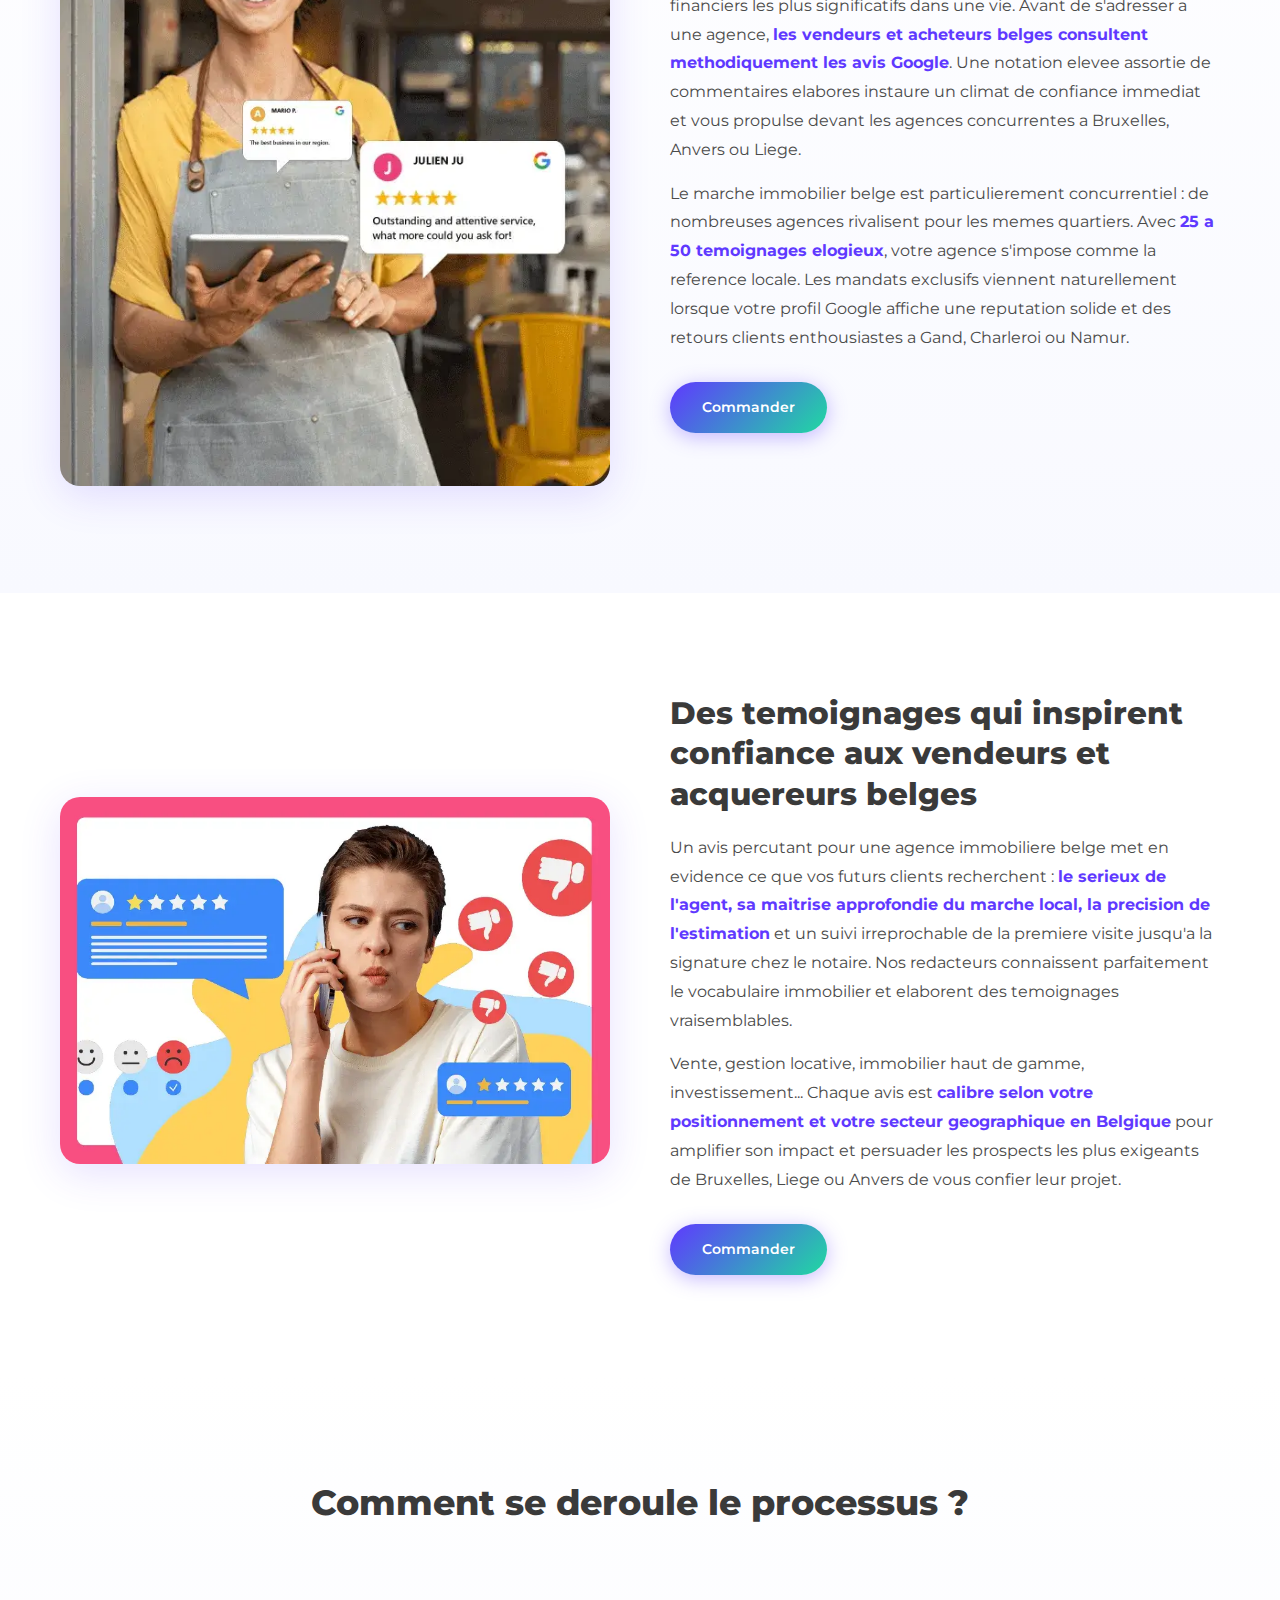
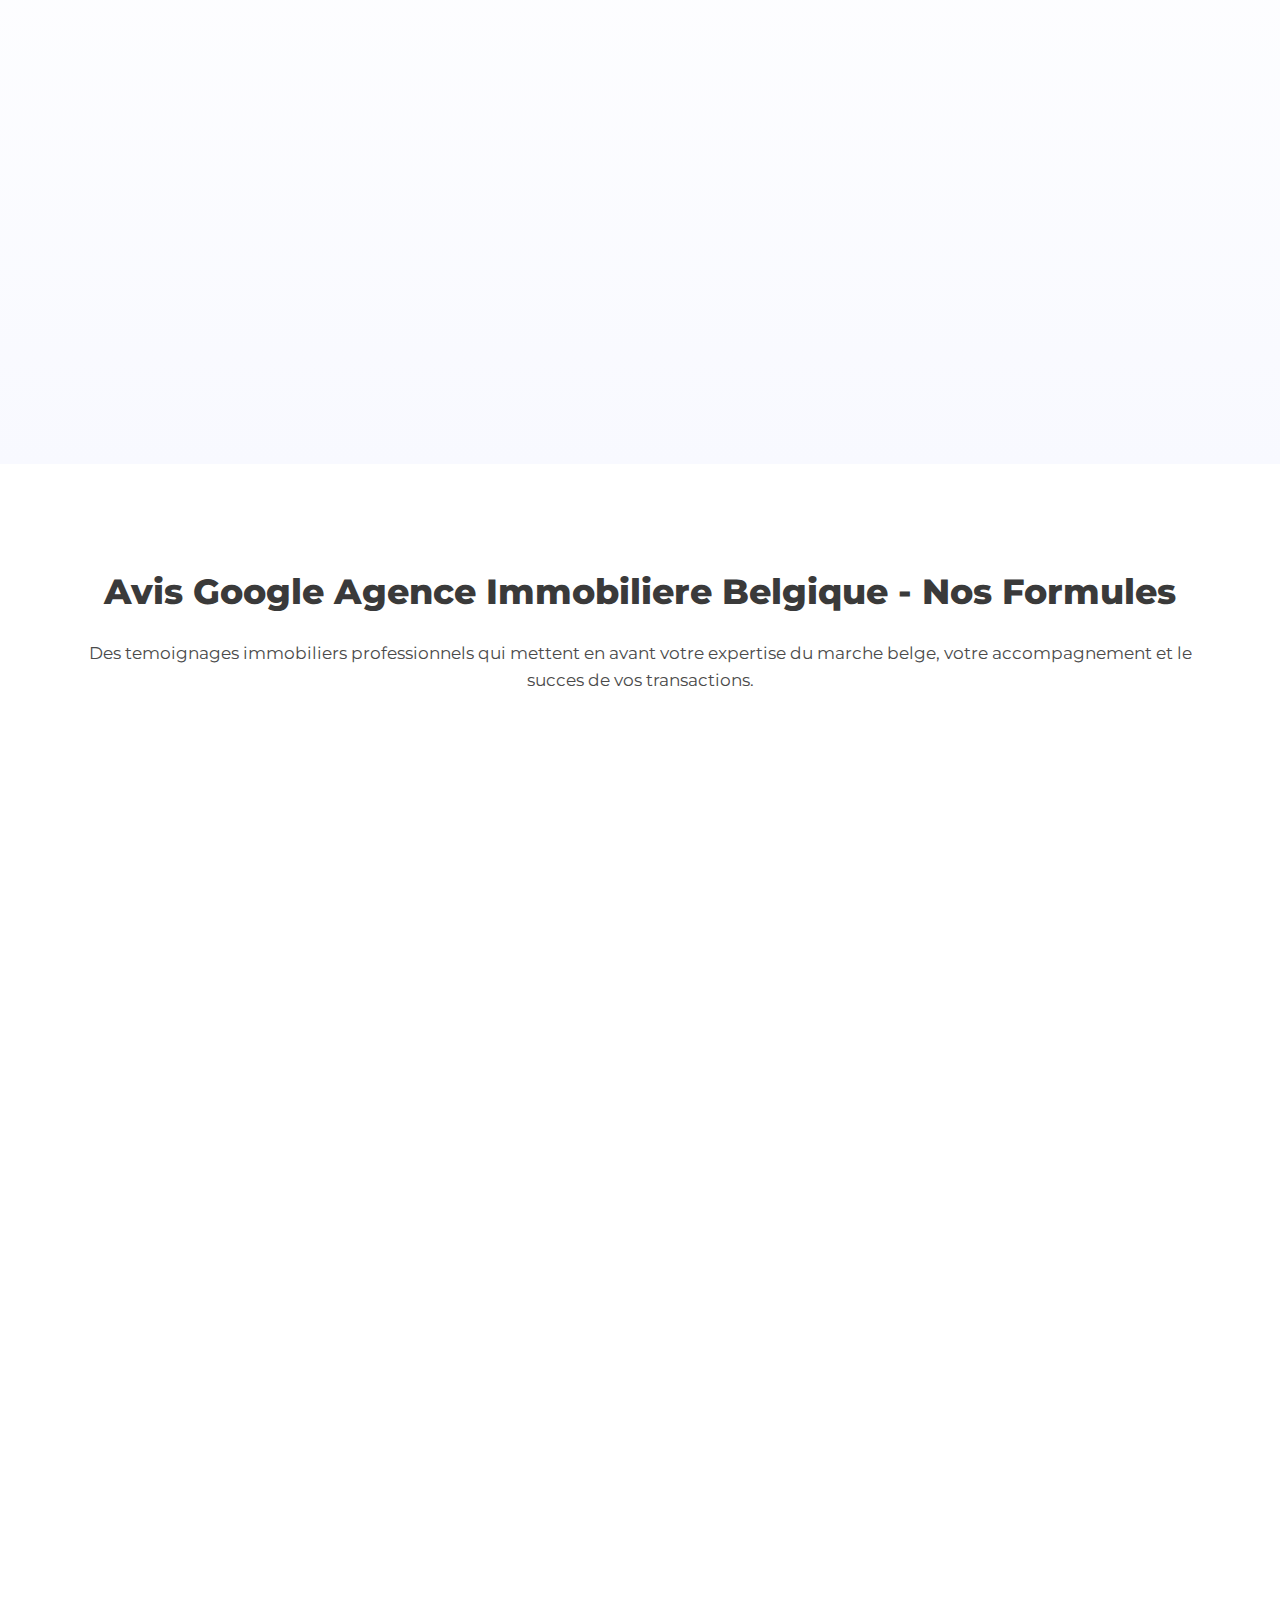
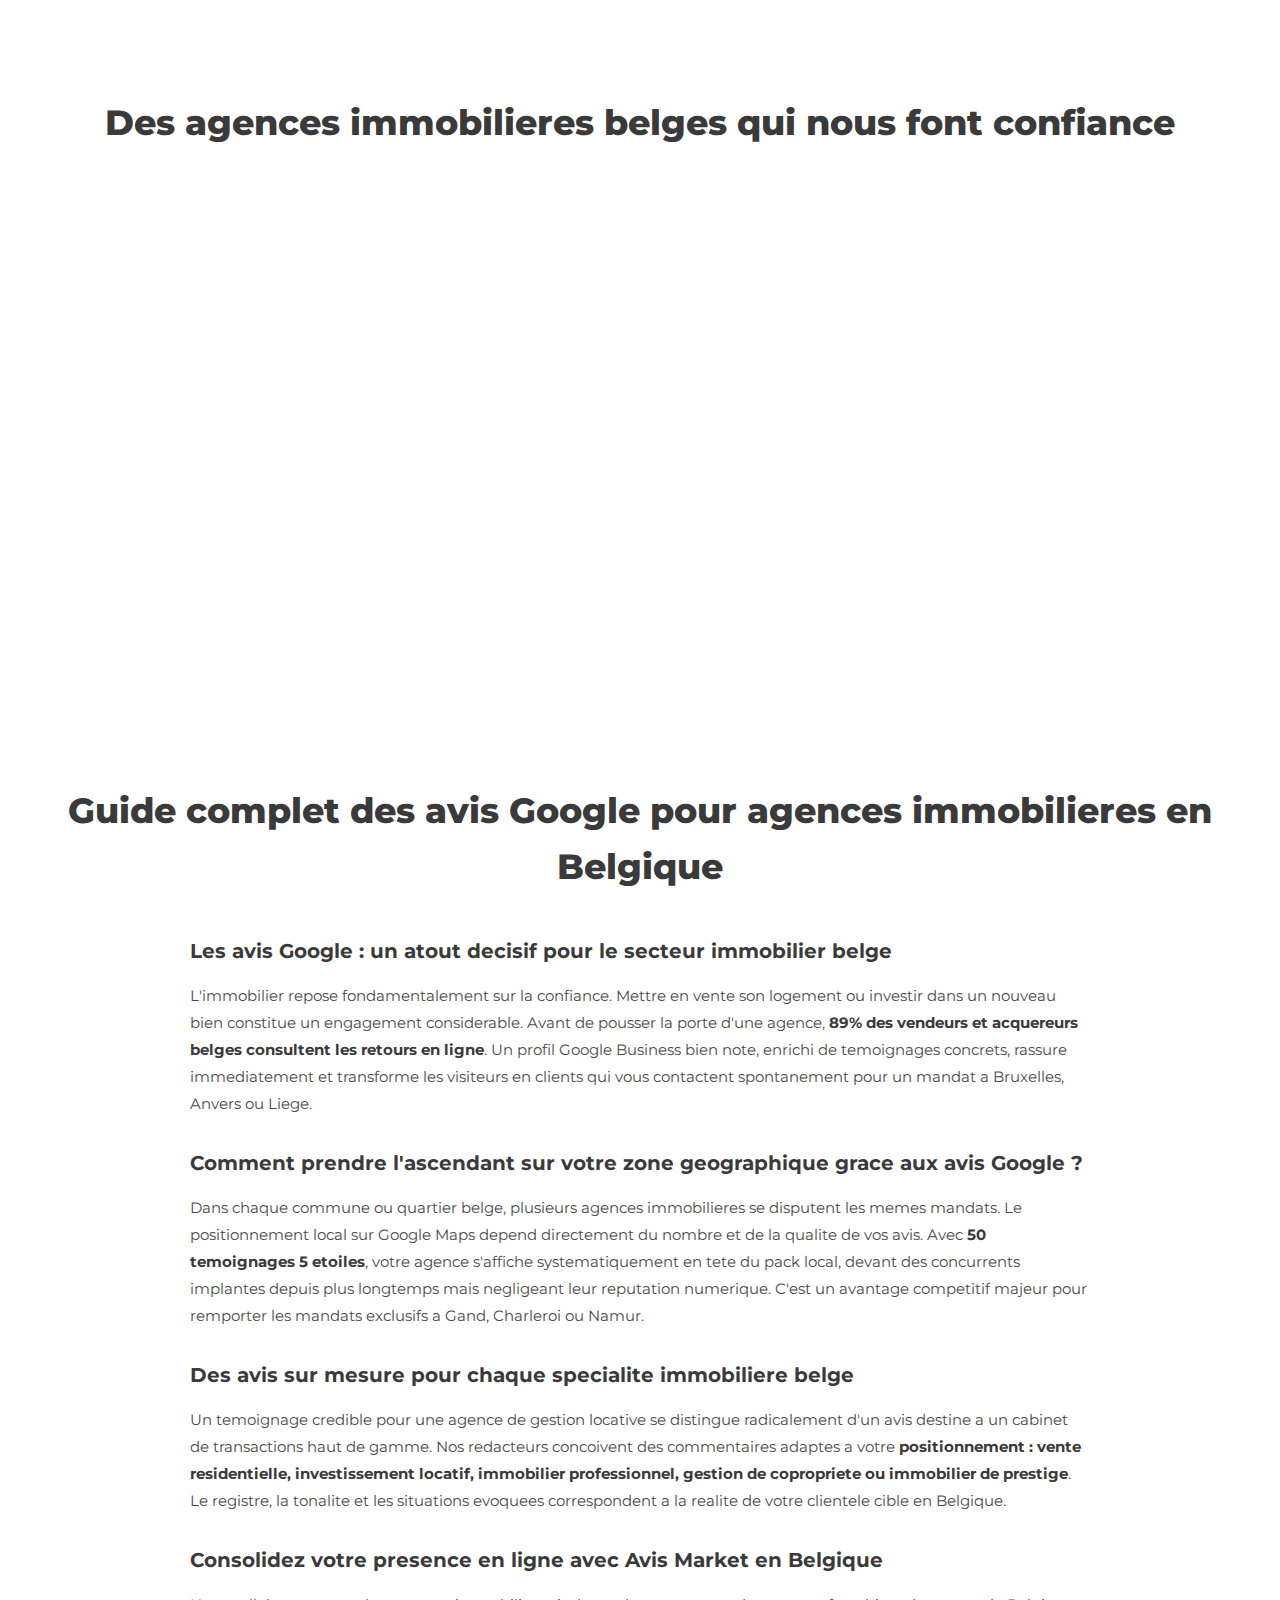
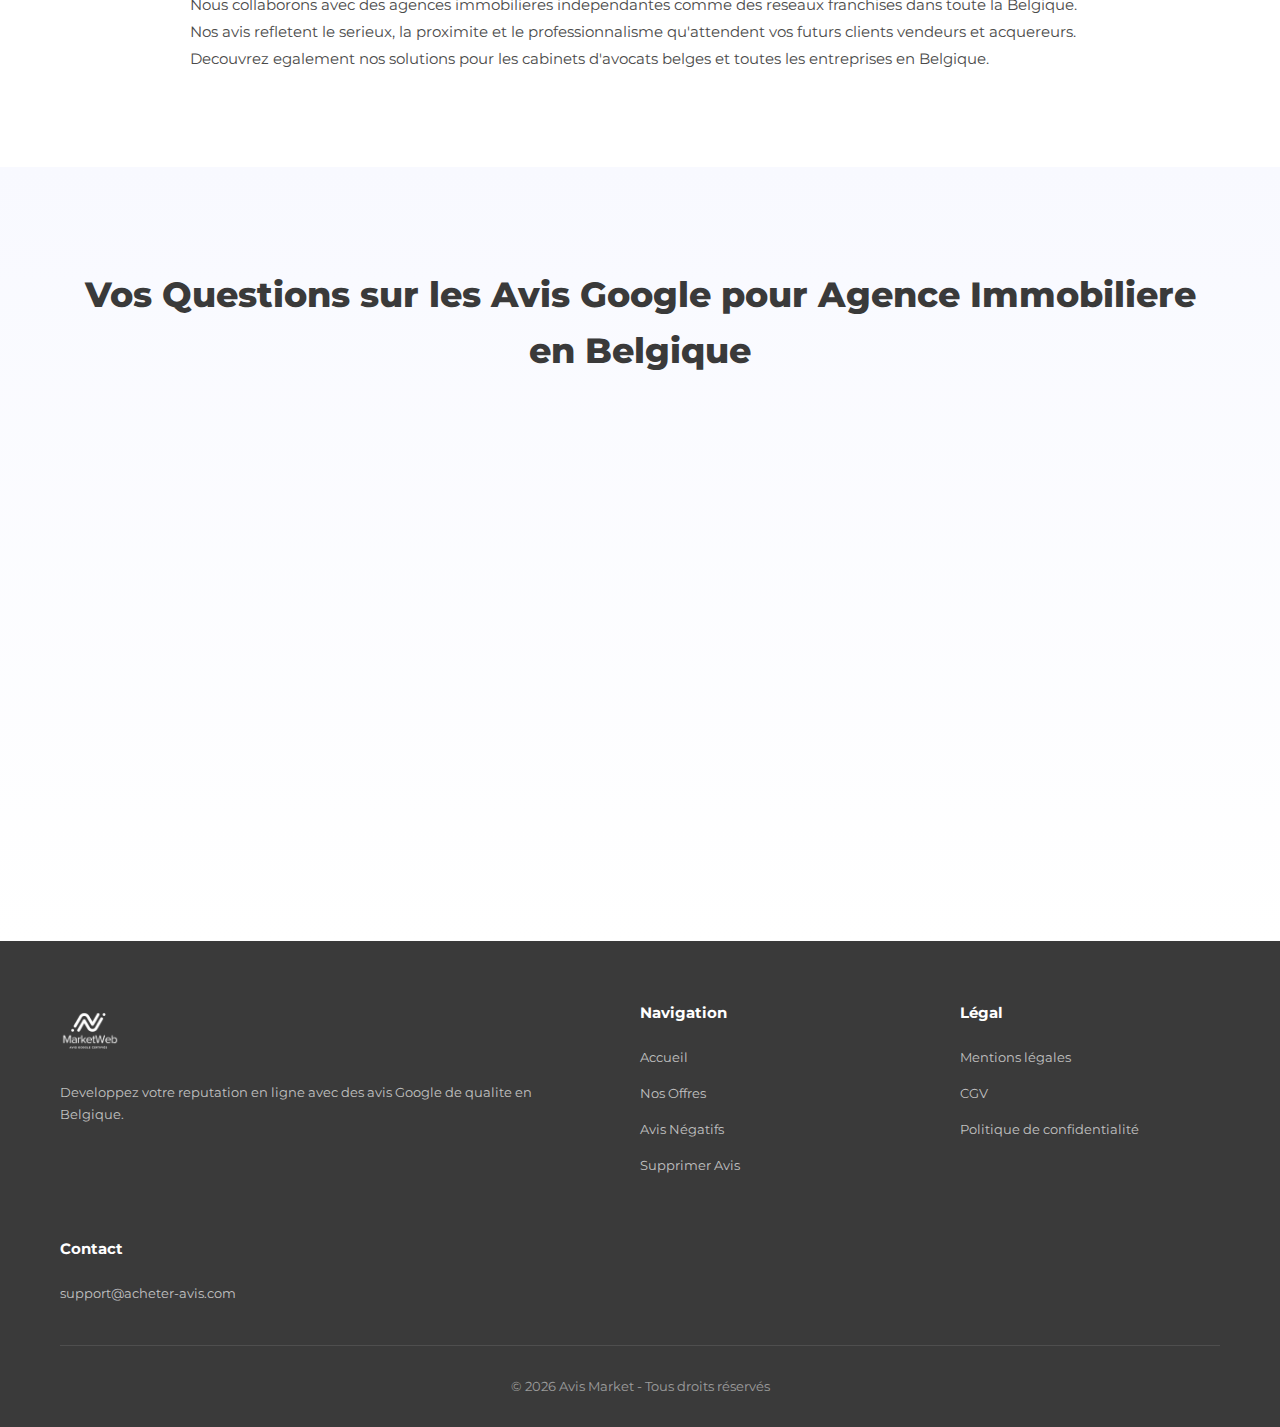
<file: avis-google-agence-immobiliere.html>
<!DOCTYPE html>
<html lang="fr">
<head>
    <meta charset="UTF-8">
    <meta name="viewport" content="width=device-width, initial-scale=1.0">
    <meta name="robots" content="index, follow">
    <title>Avis Google Agence Immobiliere Belgique - Achetez des Avis Immobilier</title>
    <meta name="description" content="Procurez-vous des avis Google pour votre agence immobiliere en Belgique. Obtenez davantage de mandats et seduisez vendeurs comme acquereurs avec des avis 5 etoiles. Comptes belges verifies, garantie a vie des 99€.">
    <link rel="canonical" href="https://acheter-avis.com/avis-google-agence-immobiliere.html"/>
    <link rel="alternate" hreflang="fr-BE" href="https://acheter-avis.com/avis-google-agence-immobiliere.html"/>
    <link rel="alternate" hreflang="x-default" href="https://acheter-avis.com/avis-google-agence-immobiliere.html"/>
    <meta name="geo.region" content="BE">
    <meta name="geo.placename" content="Bruxelles, Belgique">
    <meta name="geo.position" content="50.8503;4.3517">
    <meta name="ICBM" content="50.8503, 4.3517">
    <link rel="preconnect" href="https://fonts.googleapis.com">
    <link rel="preconnect" href="https://fonts.gstatic.com" crossorigin>
    <link href="https://fonts.googleapis.com/css2?family=Montserrat:wght@400;500;600;700;800&display=swap" rel="stylesheet">
    <link rel="stylesheet" href="styles.css">
    <link rel="icon" type="image/x-icon" href="/favicon.ico">
    <link rel="shortcut icon" href="/favicon.ico">
    <link rel="apple-touch-icon" type="image/png" sizes="96x96" href="./logo/apple-icon-96x96.png">
    <link rel="icon" type="image/png" sizes="32x32" href="./logo/android-icon-32x32.png">
    <link rel="icon" type="image/png" sizes="96x96" href="./logo/android-icon-96x96.png">
    <meta name="msapplication-TileColor" content="#ffffff">
    <meta name="msapplication-TileImage" content="./logo/ms-icon-96x96.png">

    <meta property="og:type" content="website">
    <meta property="og:url" content="https://acheter-avis.com/avis-google-agence-immobiliere.html">
    <meta property="og:title" content="Avis Google Agence Immobiliere Belgique - Achetez des Avis Immobilier">
    <meta property="og:description" content="Procurez-vous des avis Google pour votre agence immobiliere en Belgique. Garantie a vie des 99€.">
    <meta property="og:image" content="https://acheter-avis.com/acheter-avis-google.png">
    <meta property="og:locale" content="fr_BE">
    <meta property="og:site_name" content="Avis Market">

    <meta name="twitter:card" content="summary_large_image">
    <meta name="twitter:title" content="Avis Google Agence Immobiliere Belgique - Achetez des Avis Immobilier">
    <meta name="twitter:description" content="Procurez-vous des avis Google pour votre agence immobiliere en Belgique. Garantie a vie des 99€.">
    <meta name="twitter:image" content="https://acheter-avis.com/acheter-avis-google.png">

    <script type="application/ld+json">
    {
        "@context": "https://schema.org",
        "@graph": [
            {
                "@type": "BreadcrumbList",
                "itemListElement": [
                    {
                        "@type": "ListItem",
                        "position": 1,
                        "name": "Accueil",
                        "item": "https://acheter-avis.com/"
                    },
                    {
                        "@type": "ListItem",
                        "position": 2,
                        "name": "Avis Google Agence Immobiliere Belgique",
                        "item": "https://acheter-avis.com/avis-google-agence-immobiliere.html"
                    }
                ]
            },
            {
                "@type": "Organization",
                "name": "Avis Market",
                "url": "https://acheter-avis.com",
                "logo": "https://acheter-avis.com/logo.png",
                "hasOfferCatalog": {
                    "@type": "OfferCatalog",
                    "name": "Nos services",
                    "itemListElement": [
                        {
                            "@type": "Offer",
                            "itemOffered": {
                                "@type": "Service",
                                "name": "avis google agence immobiliere belgique",
                                "url": "https://acheter-avis.com/avis-google-agence-immobiliere.html"
                            }
                        }
                    ]
                }
            },
            {
                "@type": "FAQPage",
                "mainEntity": [
                    {
                        "@type": "Question",
                        "name": "Les avis Google permettent-ils reellement a une agence immobiliere belge de decrocher plus de mandats ?",
                        "acceptedAnswer": {
                            "@type": "Answer",
                            "text": "Sans aucun doute. Les proprietaires belges effectuent des recherches approfondies en ligne avant de confier la vente de leur bien. Une agence affichant de nombreux temoignages positifs et detailles suscite une confiance immediate et capte bien plus de mandats que ses concurrentes moins bien evaluees a Bruxelles, Liege ou Anvers."
                        }
                    },
                    {
                        "@type": "Question",
                        "name": "Quels elements sont evoques dans les avis rediges pour une agence immobiliere belge ?",
                        "acceptedAnswer": {
                            "@type": "Answer",
                            "text": "Nos temoignages mettent en lumiere le suivi personnalise, la maitrise du marche immobilier local, la fiabilite des estimations, la disponibilite des agents, l'organisation efficace des visites et la satisfaction ressentie lors de la signature de l'acte notarie."
                        }
                    },
                    {
                        "@type": "Question",
                        "name": "De combien d'avis Google une agence immobiliere belge a-t-elle besoin pour se distinguer ?",
                        "acceptedAnswer": {
                            "@type": "Answer",
                            "text": "Dans le secteur immobilier belge, 25 a 50 avis elogieux sont generalement suffisants pour prendre l'ascendant sur votre zone geographique. La plupart des agences concurrentes a Gand, Charleroi ou Namur ne comptent que tres peu de retours, ce qui represente une opportunite considerable."
                        }
                    },
                    {
                        "@type": "Question",
                        "name": "Est-il possible d'adapter les avis au type d'activite de l'agence immobiliere belge ?",
                        "acceptedAnswer": {
                            "@type": "Answer",
                            "text": "Bien entendu. Nous ajustons chaque temoignage a votre coeur de metier : vente de biens residentiels, gestion de locations, immobilier de standing, investissement locatif ou immobilier professionnel. Chaque avis reproduit un vecu client credible et pertinent pour votre marche belge."
                        }
                    }
                ]
            },
            {
                "@type": "ItemList",
                "name": "Nos Offres Avis Positifs",
                "itemListElement": [
                    {
                        "@type": "ListItem",
                        "position": 1,
                        "item": {
                            "@type": "Product",
                            "name": "25 Avis Positifs + 5 offerts",
                            "description": "Pack 25 Avis Positifs + 5 offerts.",
                            "offers": {
                                "@type": "Offer",
                                "availability": "https://schema.org/InStock",
                                "price": "99",
                                "priceCurrency": "EUR"
                            }
                        }
                    },
                    {
                        "@type": "ListItem",
                        "position": 2,
                        "item": {
                            "@type": "Product",
                            "name": "50 Avis Positifs + 10 offerts",
                            "description": "Pack 50 Avis Positifs + 10 offerts.",
                            "offers": {
                                "@type": "Offer",
                                "availability": "https://schema.org/InStock",
                                "price": "169",
                                "priceCurrency": "EUR"
                            }
                        }
                    },
                    {
                        "@type": "ListItem",
                        "position": 3,
                        "item": {
                            "@type": "Product",
                            "name": "100 Avis Positifs + 20 offerts",
                            "description": "Pack 100 Avis Positifs + 20 offerts.",
                            "offers": {
                                "@type": "Offer",
                                "availability": "https://schema.org/InStock",
                                "price": "279",
                                "priceCurrency": "EUR"
                            }
                        }
                    }
                ]
            }
        ]
    }
    </script>
</head>
<body>
    <header class="header">
        <div class="container">
            <a href="https://acheter-avis.com" class="logo">
                <img src="logo.png" alt="Avis Market - Achat d'avis Google en Belgique" title="Avis Market" width="512" height="512" class="logo-img">
            </a>
            <nav class="nav">
                <ul class="nav-list">
                    <li><a href="https://acheter-avis.com" class="nav-link">Accueil</a></li>
                    <li class="nav-item dropdown">
                        <a href="#" class="nav-link">Nos Offres <span class="dropdown-arrow">&#9660;</span></a>
                        <div class="dropdown-menu">
                            <a href="https://acheter-avis.com#offres-positifs">Avis Positifs</a>
                            <a href="acheter-avis-negatif-google.html#offres">Avis N&eacute;gatifs</a>
                            <a href="supprimer-avis-google.html#offres">Supprimer Avis</a>
                        </div>
                    </li>
                </ul>
            </nav>
            <button class="menu-toggle" aria-label="Menu">
                <span></span>
                <span></span>
                <span></span>
            </button>
        </div>
    </header>
    <div class="promo-bar">&#x26A1; -20% sur votre 1&egrave;re commande avec le code <span class="promo-code">BIENVENUE20</span></div>

    <section id="accueil" class="hero">
        <div class="container">
            <div class="hero-content">
                <h1>Avis Google Agence Immobiliere en Belgique <br> Boostez votre Reputation Immobiliere</h1>
                <p class="hero-subtitle">Captez davantage de mandats et convainquez proprietaires comme acquereurs grace a une e-reputation exemplaire. Des avis Google authentiques qui valorisent votre connaissance du marche belge, votre accompagnement sur mesure et le succes de vos transactions a Bruxelles, Anvers, Liege et dans toute la Belgique.</p>
                <a href="#offres-positifs" class="btn btn-primary" title="avis google agence immobiliere belgique">Nos Offres</a>
            </div>
            <div class="hero-image">
                <img src="acheter-avis-google.png" alt="Acheter des avis Google pour agence immobiliere en Belgique" title="Avis Google agence immobiliere Belgique" width="964" height="421" class="hero-img" loading="eager">
            </div>
        </div>
    </section>

    <section class="stats">
        <div class="container">
            <div class="stat-card">
                <div class="stat-number" data-target="89" data-suffix="%">89%</div>
                <p>des Belges verifient les avis avant de mandater une agence</p>
            </div>
            <div class="stat-card">
                <div class="stat-number" data-target="75" data-suffix="%">75%</div>
                <p>privilegient les agences immobilieres bien evaluees</p>
            </div>
            <div class="stat-card">
                <div class="stat-number" data-target="75" data-suffix="%">75%</div>
                <p>demandent un minimum de 4 etoiles sur Google</p>
            </div>
            <div class="stat-card">
                <div class="stat-number" data-target="0" data-static="+9%">+9%</div>
                <p>de mandats en plus pour votre agence</p>
            </div>
        </div>
    </section>

    <section class="credibility">
        <div class="container">
            <div class="credibility-image">
                <img src="acheter-avis-google-entreprise.webp" alt="Avis Google pour agence immobiliere en Belgique" title="Acheter avis Google agence immobiliere belge" width="601" height="791" class="credibility-img" loading="lazy">
            </div>
            <div class="credibility-content">
                <h2>Pourquoi les avis Google sont-ils essentiels pour une agence immobiliere belge ?</h2>
                <p>Acquerir ou ceder un bien immobilier constitue l'un des choix financiers les plus significatifs dans une vie. Avant de s'adresser a une agence, <strong>les vendeurs et acheteurs belges consultent methodiquement les avis Google</strong>. Une notation elevee assortie de commentaires elabores instaure un climat de confiance immediat et vous propulse devant les agences concurrentes a Bruxelles, Anvers ou Liege.</p>
                <p>Le marche immobilier belge est particulierement concurrentiel : de nombreuses agences rivalisent pour les memes quartiers. Avec <strong>25 a 50 temoignages elogieux</strong>, votre agence s'impose comme la reference locale. Les mandats exclusifs viennent naturellement lorsque votre profil Google affiche une reputation solide et des retours clients enthousiastes a Gand, Charleroi ou Namur.</p>
                <a href="#offres-positifs" class="btn btn-primary">Commander</a>
            </div>
        </div>
    </section>

    <section class="credibility credibility-reverse">
        <div class="container">
            <div class="credibility-content">
                <h2>Des temoignages qui inspirent confiance aux vendeurs et acquereurs belges</h2>
                <p>Un avis percutant pour une agence immobiliere belge met en evidence ce que vos futurs clients recherchent : <strong>le serieux de l'agent, sa maitrise approfondie du marche local, la precision de l'estimation</strong> et un suivi irreprochable de la premiere visite jusqu'a la signature chez le notaire. Nos redacteurs connaissent parfaitement le vocabulaire immobilier et elaborent des temoignages vraisemblables.</p>
                <p>Vente, gestion locative, immobilier haut de gamme, investissement... Chaque avis est <strong>calibre selon votre positionnement et votre secteur geographique en Belgique</strong> pour amplifier son impact et persuader les prospects les plus exigeants de Bruxelles, Liege ou Anvers de vous confier leur projet.</p>
                <a href="#offres-positifs" class="btn btn-primary" title="acheter avis google agence immobiliere belgique">Commander</a>
            </div>
            <div class="credibility-image">
                <img src="acheter-faux-avis-google.webp" alt="Fiche Google agence immobiliere belge avec avis 5 etoiles" title="Avis 5 etoiles agence immobiliere Belgique" width="900" height="600" class="credibility-img" loading="lazy">
            </div>
        </div>
    </section>

    <section class="how-it-works">
        <div class="container">
            <h2 class="section-title">Comment se deroule le processus ?</h2>
            <div class="steps">
                <div class="step">
                    <div class="step-icon"><span>1</span></div>
                    <h3>Optez pour votre formule</h3>
                    <p>Selectionnez le volume d'avis adapte pour consolider la reputation de votre agence immobiliere belge. Votre commande est prise en charge des la validation du paiement.</p>
                </div>
                <div class="step">
                    <div class="step-icon"><span>2</span></div>
                    <h3>Echange personnalise via WhatsApp</h3>
                    <p>Un membre de notre equipe vous contacte pour recueillir les informations de votre agence. Cela assure des avis coherents, naturels et en phase avec votre activite immobiliere en Belgique.</p>
                </div>
                <div class="step">
                    <div class="step-icon"><span>3</span></div>
                    <h3>Publication echelonnee des avis</h3>
                    <p>Les temoignages sont diffuses de maniere progressive pour un rendu parfaitement organique. Votre visibilite, votre credibilite et votre taux de contact augmentent jour apres jour.</p>
                </div>
            </div>
        </div>
    </section>

    <section id="offres-positifs" class="pricing">
        <div class="container">
            <h2 class="section-title">Avis Google Agence Immobiliere Belgique - Nos Formules</h2>
            <p class="section-subtitle">Des temoignages immobiliers professionnels qui mettent en avant votre expertise du marche belge, votre accompagnement et le succes de vos transactions.</p>
            <div class="pricing-cards">
                <div class="pricing-card">
                    <div class="pricing-header">
                        <h3>25 Avis Positifs</h3>
                        <div class="pricing-bonus">+ 5 offerts</div>
                    </div>
                    <div class="pricing-price">
                        <span class="price">99&euro;</span>
                    </div>
                    <ul class="pricing-features">
                        <li><span class="check">&#10003;</span> Comptes &#x1F1E7;&#x1F1EA;</li>
                        <li><span class="check">&#10003;</span> Nom prenom &#x1F1E7;&#x1F1EA;</li>
                        <li><span class="check">&#10003;</span> Textes Personnalises</li>
                        <li><span class="check">&#10003;</span> Fournissez vos Textes</li>
                        <li><span class="check">&#10003;</span> Fournissez vos Images</li>
                        <li><span class="check">&#10003;</span> Garantie a vie</li>
                        <li><span class="check">&#10003;</span> Rythme 1 a 2 avis/jrs</li>
                        <li><span class="check">&#10003;</span> Service Client 24/7</li>
                    </ul>
                    <a href="https://buy.stripe.com/cNi00i45B4re0GS8bRabK0z" class="btn btn-outline" target="_blank" rel="noopener noreferrer">Commander</a>
                </div>

                <div class="pricing-card featured">
                    <div class="pricing-badge">Populaire</div>
                    <div class="pricing-header">
                        <h3>50 Avis Positifs</h3>
                        <div class="pricing-bonus">+ 10 offerts</div>
                    </div>
                    <div class="pricing-price">
                        <span class="price">169&euro;</span>
                    </div>
                    <ul class="pricing-features">
                        <li><span class="check">&#10003;</span> Comptes &#x1F1E7;&#x1F1EA;</li>
                        <li><span class="check">&#10003;</span> Nom prenom &#x1F1E7;&#x1F1EA;</li>
                        <li><span class="check">&#10003;</span> Textes Personnalises</li>
                        <li><span class="check">&#10003;</span> Fournissez vos Textes</li>
                        <li><span class="check">&#10003;</span> Fournissez vos Images</li>
                        <li><span class="check">&#10003;</span> Garantie a vie</li>
                        <li><span class="check">&#10003;</span> Rythme 1 a 2 avis/jrs</li>
                        <li><span class="check">&#10003;</span> Service Client 24/7</li>
                    </ul>
                    <a href="https://buy.stripe.com/28E28qfOj3na1KW3VBabK0A" class="btn btn-primary" title="acheter avis google agence immobiliere belgique" target="_blank" rel="noopener noreferrer">Commander</a>
                </div>

                <div class="pricing-card">
                    <div class="pricing-header">
                        <h3>100 Avis Positifs</h3>
                        <div class="pricing-bonus">+ 20 offerts</div>
                    </div>
                    <div class="pricing-price">
                        <span class="price">279&euro;</span>
                    </div>
                    <ul class="pricing-features">
                        <li><span class="check">&#10003;</span> Comptes &#x1F1E7;&#x1F1EA;</li>
                        <li><span class="check">&#10003;</span> Nom prenom &#x1F1E7;&#x1F1EA;</li>
                        <li><span class="check">&#10003;</span> Textes Personnalises</li>
                        <li><span class="check">&#10003;</span> Fournissez vos Textes</li>
                        <li><span class="check">&#10003;</span> Fournissez vos Images</li>
                        <li><span class="check">&#10003;</span> Garantie a vie</li>
                        <li><span class="check">&#10003;</span> Rythme 1 a 2 avis/jrs</li>
                        <li><span class="check">&#10003;</span> Service Client 24/7</li>
                    </ul>
                    <a href="https://buy.stripe.com/00wfZg59F1f2exI77NabK0B" class="btn btn-outline" title="avis google agence immobiliere belgique" target="_blank" rel="noopener noreferrer">Commander</a>
                </div>
            </div>
        </div>
    </section>

    <section class="testimonials">
        <div class="container">
            <h2 class="section-title">Des agences immobilieres belges qui nous font confiance</h2>
            <div class="testimonials-grid">
                <div class="testimonial-card">
                    <img src="acheter-avis-google-my-business.webp" alt="Temoignage agence immobiliere belge avis Google" title="Retour client agence immobiliere Belgique" width="768" height="1496" class="testimonial-img" loading="lazy">
                </div>
                <div class="testimonial-card">
                    <img src="acheter-commentaire-google.webp" alt="Retour d'experience agence immobiliere avis Google Belgique" title="Resultat avis Google agence immobiliere belge" width="768" height="1496" class="testimonial-img" loading="lazy">
                </div>
                <div class="testimonial-card">
                    <img src="achat-avis-positif-google.webp" alt="Agence immobiliere belge satisfaite du service avis Google" title="Note Google agence immobiliere Belgique" width="768" height="1496" class="testimonial-img" loading="lazy">
                </div>
                <div class="testimonial-card">
                    <img src="achat-avis-positifs.webp" alt="Resultats concrets avis Google pour agence immobiliere belge" title="Impact avis Google sur agence immobiliere en Belgique" width="768" height="1496" class="testimonial-img" loading="lazy">
                </div>
            </div>
        </div>
    </section>

    <section class="seo-content">
        <div class="container">
            <h2 class="section-title">Guide complet des avis Google pour agences immobilieres en Belgique</h2>
            <div class="seo-text">
                <h3>Les avis Google : un atout decisif pour le secteur immobilier belge</h3>
                <p>L'immobilier repose fondamentalement sur la confiance. Mettre en vente son logement ou investir dans un nouveau bien constitue un engagement considerable. Avant de pousser la porte d'une agence, <strong>89% des vendeurs et acquereurs belges consultent les retours en ligne</strong>. Un profil Google Business bien note, enrichi de temoignages concrets, rassure immediatement et transforme les visiteurs en clients qui vous contactent spontanement pour un mandat a Bruxelles, Anvers ou Liege.</p>

                <h3>Comment prendre l'ascendant sur votre zone geographique grace aux avis Google ?</h3>
                <p>Dans chaque commune ou quartier belge, plusieurs agences immobilieres se disputent les memes mandats. Le positionnement local sur Google Maps depend directement du nombre et de la qualite de vos avis. Avec <strong>50 temoignages 5 etoiles</strong>, votre agence s'affiche systematiquement en tete du pack local, devant des concurrents implantes depuis plus longtemps mais negligeant leur reputation numerique. C'est un avantage competitif majeur pour remporter les mandats exclusifs a Gand, Charleroi ou Namur.</p>

                <h3>Des avis sur mesure pour chaque specialite immobiliere belge</h3>
                <p>Un temoignage credible pour une agence de gestion locative se distingue radicalement d'un avis destine a un cabinet de transactions haut de gamme. Nos redacteurs concoivent des commentaires adaptes a votre <strong>positionnement : vente residentielle, investissement locatif, immobilier professionnel, gestion de copropriete ou immobilier de prestige</strong>. Le registre, la tonalite et les situations evoquees correspondent a la realite de votre clientele cible en Belgique.</p>

                <h3>Consolidez votre presence en ligne avec Avis Market en Belgique</h3>
                <p>Nous collaborons avec des agences immobilieres independantes comme des reseaux franchises dans toute la Belgique. Nos avis refletent le serieux, la proximite et le professionnalisme qu'attendent vos futurs clients vendeurs et acquereurs. Decouvrez egalement nos solutions pour les <a href="avis-google-avocat.html">cabinets d'avocats belges</a> et toutes les <a href="avis-google-entreprise.html">entreprises en Belgique</a>.</p>
            </div>
        </div>
    </section>

    <section class="faq">
        <div class="container">
            <h2 class="section-title">Vos Questions sur les Avis Google pour Agence Immobiliere en Belgique</h2>
            <div class="faq-list">
                <div class="faq-item">
                    <button class="faq-question">
                        <span>Les avis Google permettent-ils reellement a une agence immobiliere belge de decrocher plus de mandats ?</span>
                        <span class="faq-icon">+</span>
                    </button>
                    <div class="faq-answer">
                        <p>Sans aucun doute. Les proprietaires belges effectuent des recherches approfondies en ligne avant de confier la vente de leur bien. Une agence affichant de nombreux temoignages positifs et detailles suscite une confiance immediate et capte bien plus de mandats que ses concurrentes moins bien evaluees a Bruxelles, Liege ou Anvers.</p>
                    </div>
                </div>
                <div class="faq-item">
                    <button class="faq-question">
                        <span>Quels elements sont evoques dans les avis rediges pour une agence immobiliere belge ?</span>
                        <span class="faq-icon">+</span>
                    </button>
                    <div class="faq-answer">
                        <p>Nos temoignages mettent en lumiere le suivi personnalise, la maitrise du marche immobilier local, la fiabilite des estimations, la disponibilite des agents, l'organisation efficace des visites et la satisfaction ressentie lors de la signature de l'acte notarie.</p>
                    </div>
                </div>
                <div class="faq-item">
                    <button class="faq-question">
                        <span>De combien d'avis Google une agence immobiliere belge a-t-elle besoin pour se distinguer ?</span>
                        <span class="faq-icon">+</span>
                    </button>
                    <div class="faq-answer">
                        <p>Dans le secteur immobilier belge, 25 a 50 avis elogieux sont generalement suffisants pour prendre l'ascendant sur votre zone geographique. La plupart des agences concurrentes a Gand, Charleroi ou Namur ne comptent que tres peu de retours, ce qui represente une opportunite considerable.</p>
                    </div>
                </div>
                <div class="faq-item">
                    <button class="faq-question">
                        <span>Est-il possible d'adapter les avis au type d'activite de l'agence immobiliere belge ?</span>
                        <span class="faq-icon">+</span>
                    </button>
                    <div class="faq-answer">
                        <p>Bien entendu. Nous ajustons chaque temoignage a votre coeur de metier : vente de biens residentiels, gestion de locations, immobilier de standing, investissement locatif ou immobilier professionnel. Chaque avis reproduit un vecu client credible et pertinent pour votre marche belge.</p>
                    </div>
                </div>
            </div>
        </div>
    </section>

    <footer class="footer">
        <div class="container">
            <div class="footer-content">
                <div class="footer-brand">
                    <a href="https://acheter-avis.com" class="logo">
                        <img src="logo.png" alt="Avis Market - Logo" title="Avis Market" width="512" height="512" class="logo-img">
                    </a>
                    <p>Developpez votre reputation en ligne avec des avis Google de qualite en Belgique.</p>
                </div>
                <div class="footer-links">
                    <h4>Navigation</h4>
                    <ul>
                        <li><a href="https://acheter-avis.com">Accueil</a></li>
                        <li><a href="https://acheter-avis.com#offres-positifs">Nos Offres</a></li>
                        <li><a href="acheter-avis-negatif-google.html">Avis N&eacute;gatifs</a></li>
                        <li><a href="supprimer-avis-google.html">Supprimer Avis</a></li>
                    </ul>
                </div>
                <div class="footer-links">
                    <h4>L&eacute;gal</h4>
                    <ul>
                        <li><a href="#">Mentions l&eacute;gales</a></li>
                        <li><a href="#">CGV</a></li>
                        <li><a href="#">Politique de confidentialit&eacute;</a></li>
                    </ul>
                </div>
                <div class="footer-links">
                    <h4>Contact</h4>
                    <ul>
                        <li><a href="mailto:support@acheter-avis.com">support@acheter-avis.com</a></li>
                    </ul>
                </div>
            </div>
            <div class="footer-bottom">
                <p>&copy; 2026 Avis Market - Tous droits r&eacute;serv&eacute;s</p>
            </div>
        </div>
    </footer>


    <script>
        document.addEventListener('DOMContentLoaded', function() {
            const menuToggle = document.querySelector('.menu-toggle');
            const nav = document.querySelector('.nav');
            if (menuToggle && nav) {
                menuToggle.addEventListener('click', function() {
                    nav.classList.toggle('active');
                    menuToggle.classList.toggle('active');
                });
                const navLinks = document.querySelectorAll('.nav-link:not(.nav-item.dropdown > .nav-link)');
                navLinks.forEach(link => {
                    link.addEventListener('click', function() {
                        nav.classList.remove('active');
                        menuToggle.classList.remove('active');
                    });
                });
            }
            const dropdowns = document.querySelectorAll('.nav-item.dropdown');
            dropdowns.forEach(dropdown => {
                const dropdownLink = dropdown.querySelector('.nav-link');
                dropdownLink.addEventListener('click', function(e) {
                    if (window.innerWidth <= 768) {
                        e.preventDefault();
                        dropdown.classList.toggle('active');
                    }
                });
            });
            const dropdownMenuLinks = document.querySelectorAll('.dropdown-menu a');
            dropdownMenuLinks.forEach(link => {
                link.addEventListener('click', function() {
                    if (window.innerWidth <= 768) {
                        const nav = document.querySelector('.nav');
                        const menuToggle = document.querySelector('.menu-toggle');
                        nav.classList.remove('active');
                        menuToggle.classList.remove('active');
                        document.querySelectorAll('.nav-item.dropdown').forEach(d => d.classList.remove('active'));
                    }
                });
            });
            const anchorLinks = document.querySelectorAll('a[href^="#"]');
            anchorLinks.forEach(link => {
                link.addEventListener('click', function(e) {
                    e.preventDefault();
                    const targetId = this.getAttribute('href');
                    const targetElement = document.querySelector(targetId);
                    if (targetElement) {
                        const headerHeight = document.querySelector('.header').offsetHeight;
                        const targetPosition = targetElement.offsetTop - headerHeight;
                        window.scrollTo({ top: targetPosition, behavior: 'smooth' });
                    }
                });
            });
            const faqItems = document.querySelectorAll('.faq-item');
            faqItems.forEach(item => {
                const question = item.querySelector('.faq-question');
                question.addEventListener('click', function() {
                    faqItems.forEach(otherItem => {
                        if (otherItem !== item && otherItem.classList.contains('active')) {
                            otherItem.classList.remove('active');
                        }
                    });
                    item.classList.toggle('active');
                });
            });
            const sections = document.querySelectorAll('section[id]');
            const navLinksAll = document.querySelectorAll('.nav-link');
            function updateActiveNav() {
                const scrollPosition = window.scrollY + 100;
                sections.forEach(section => {
                    const sectionTop = section.offsetTop;
                    const sectionHeight = section.offsetHeight;
                    const sectionId = section.getAttribute('id');
                    if (scrollPosition >= sectionTop && scrollPosition < sectionTop + sectionHeight) {
                        navLinksAll.forEach(link => {
                            link.classList.remove('active');
                            if (link.getAttribute('href') === '#' + sectionId) {
                                link.classList.add('active');
                            }
                        });
                    }
                });
            }
            window.addEventListener('scroll', updateActiveNav);
            const header = document.querySelector('.header');
            function updateHeader() {
                if (window.scrollY > 50) {
                    header.style.boxShadow = '0 4px 20px rgba(0, 0, 0, 0.1)';
                } else {
                    header.style.boxShadow = '0 4px 15px rgba(0, 0, 0, 0.08)';
                }
            }
            window.addEventListener('scroll', updateHeader);
            const animateElements = document.querySelectorAll('.stat-card, .step, .pricing-card, .testimonial-card, .faq-item');
            const observerOptions = { threshold: 0.1, rootMargin: '0px 0px -50px 0px' };
            const observer = new IntersectionObserver(function(entries) {
                entries.forEach(entry => {
                    if (entry.isIntersecting) {
                        entry.target.style.opacity = '1';
                        entry.target.style.transform = 'translateY(0)';
                    }
                });
            }, observerOptions);
            animateElements.forEach(element => {
                element.style.opacity = '0';
                element.style.transform = 'translateY(30px)';
                element.style.transition = 'opacity 0.6s ease, transform 0.6s ease';
                observer.observe(element);
            });
            const statNumbers = document.querySelectorAll('.stat-number');
            let animated = false;
            function animateCounters() {
                if (animated) return;
                statNumbers.forEach(stat => {
                    const staticText = stat.getAttribute('data-static');
                    if (staticText) { stat.textContent = staticText; return; }
                    const target = parseInt(stat.getAttribute('data-target') || stat.textContent);
                    const suffix = stat.getAttribute('data-suffix') || '%';
                    if (isNaN(target) || target <= 0) return;
                    let current = 0;
                    const increment = target / 50;
                    const duration = 2000;
                    const stepTime = duration / 50;
                    const counter = setInterval(() => {
                        current += increment;
                        if (current >= target) { stat.textContent = target + suffix; clearInterval(counter); }
                        else { stat.textContent = Math.floor(current) + suffix; }
                    }, stepTime);
                });
                animated = true;
            }
            const statsSection = document.querySelector('.stats');
            if (statsSection) {
                const statsObserver = new IntersectionObserver((entries) => {
                    entries.forEach(entry => { if (entry.isIntersecting) { animateCounters(); } });
                }, { threshold: 0.5 });
                statsObserver.observe(statsSection);
            }
        });
    </script>
</body>
</html>
</file>
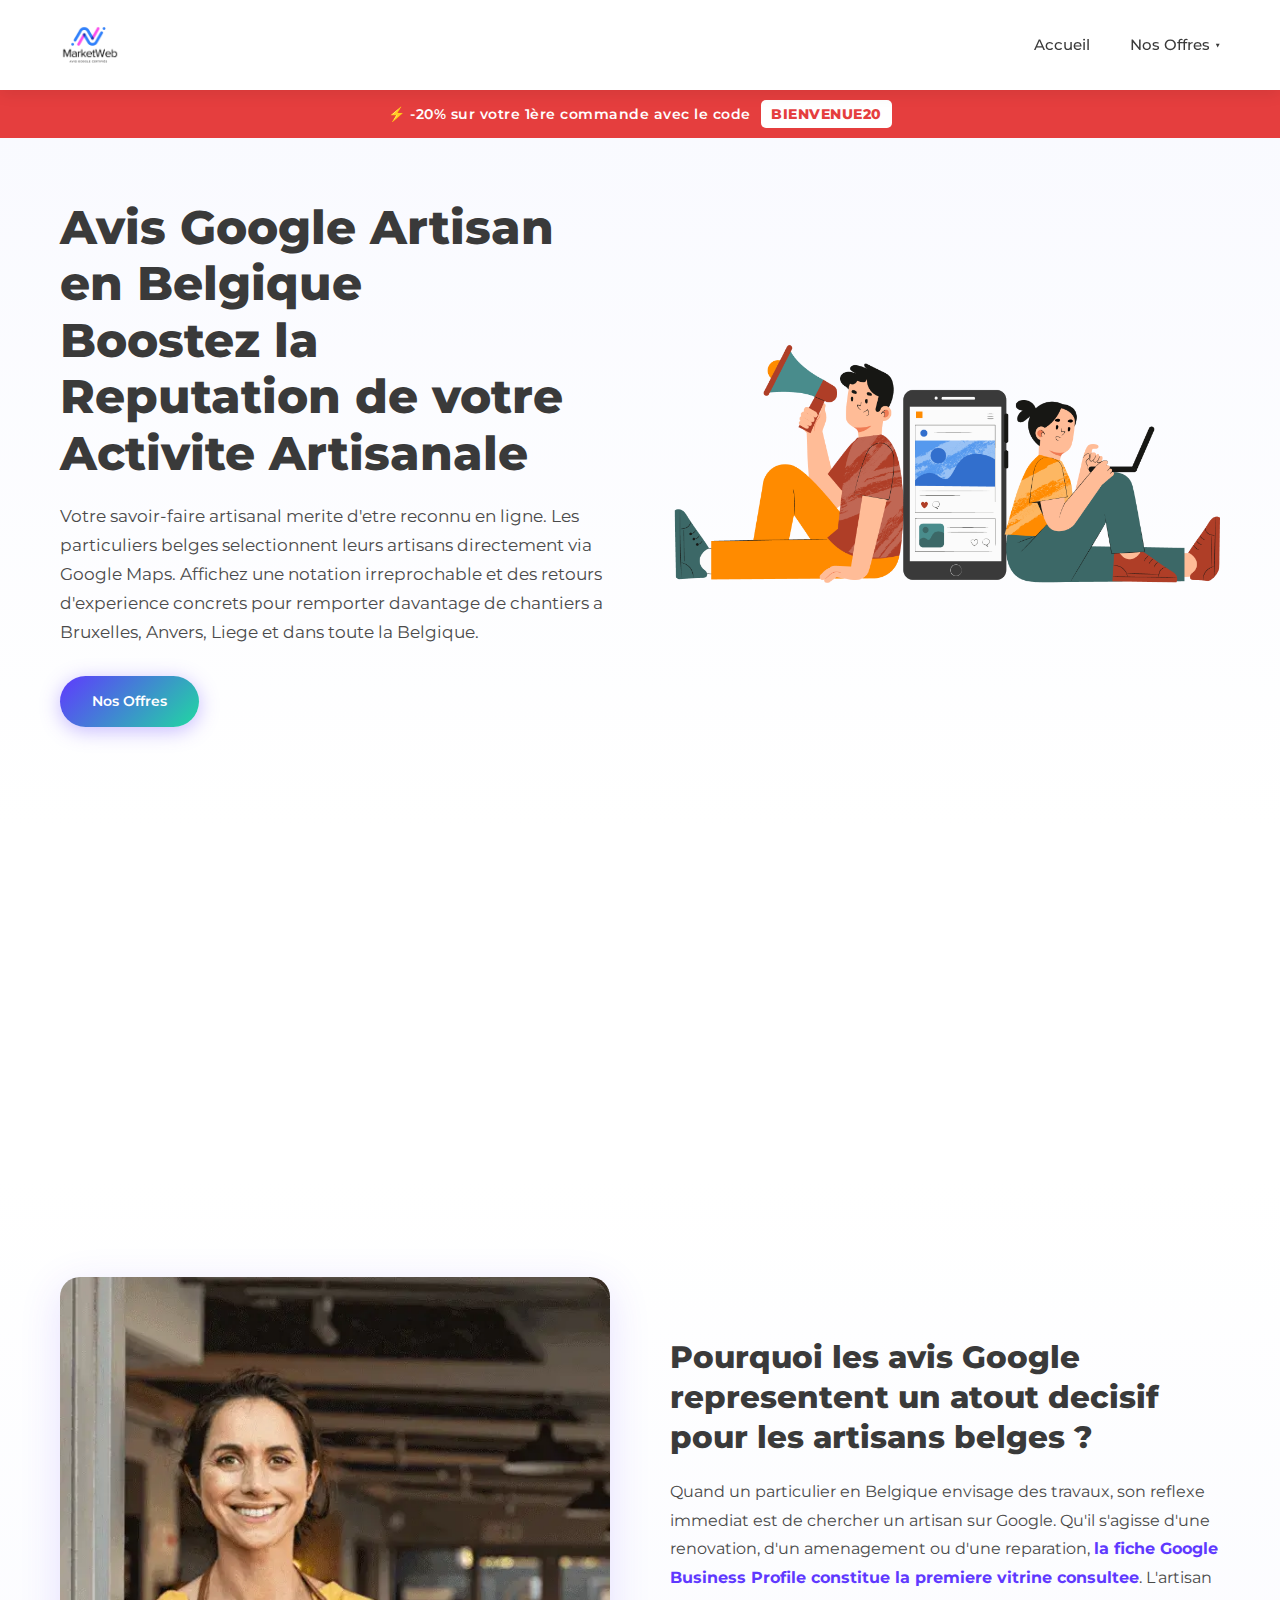
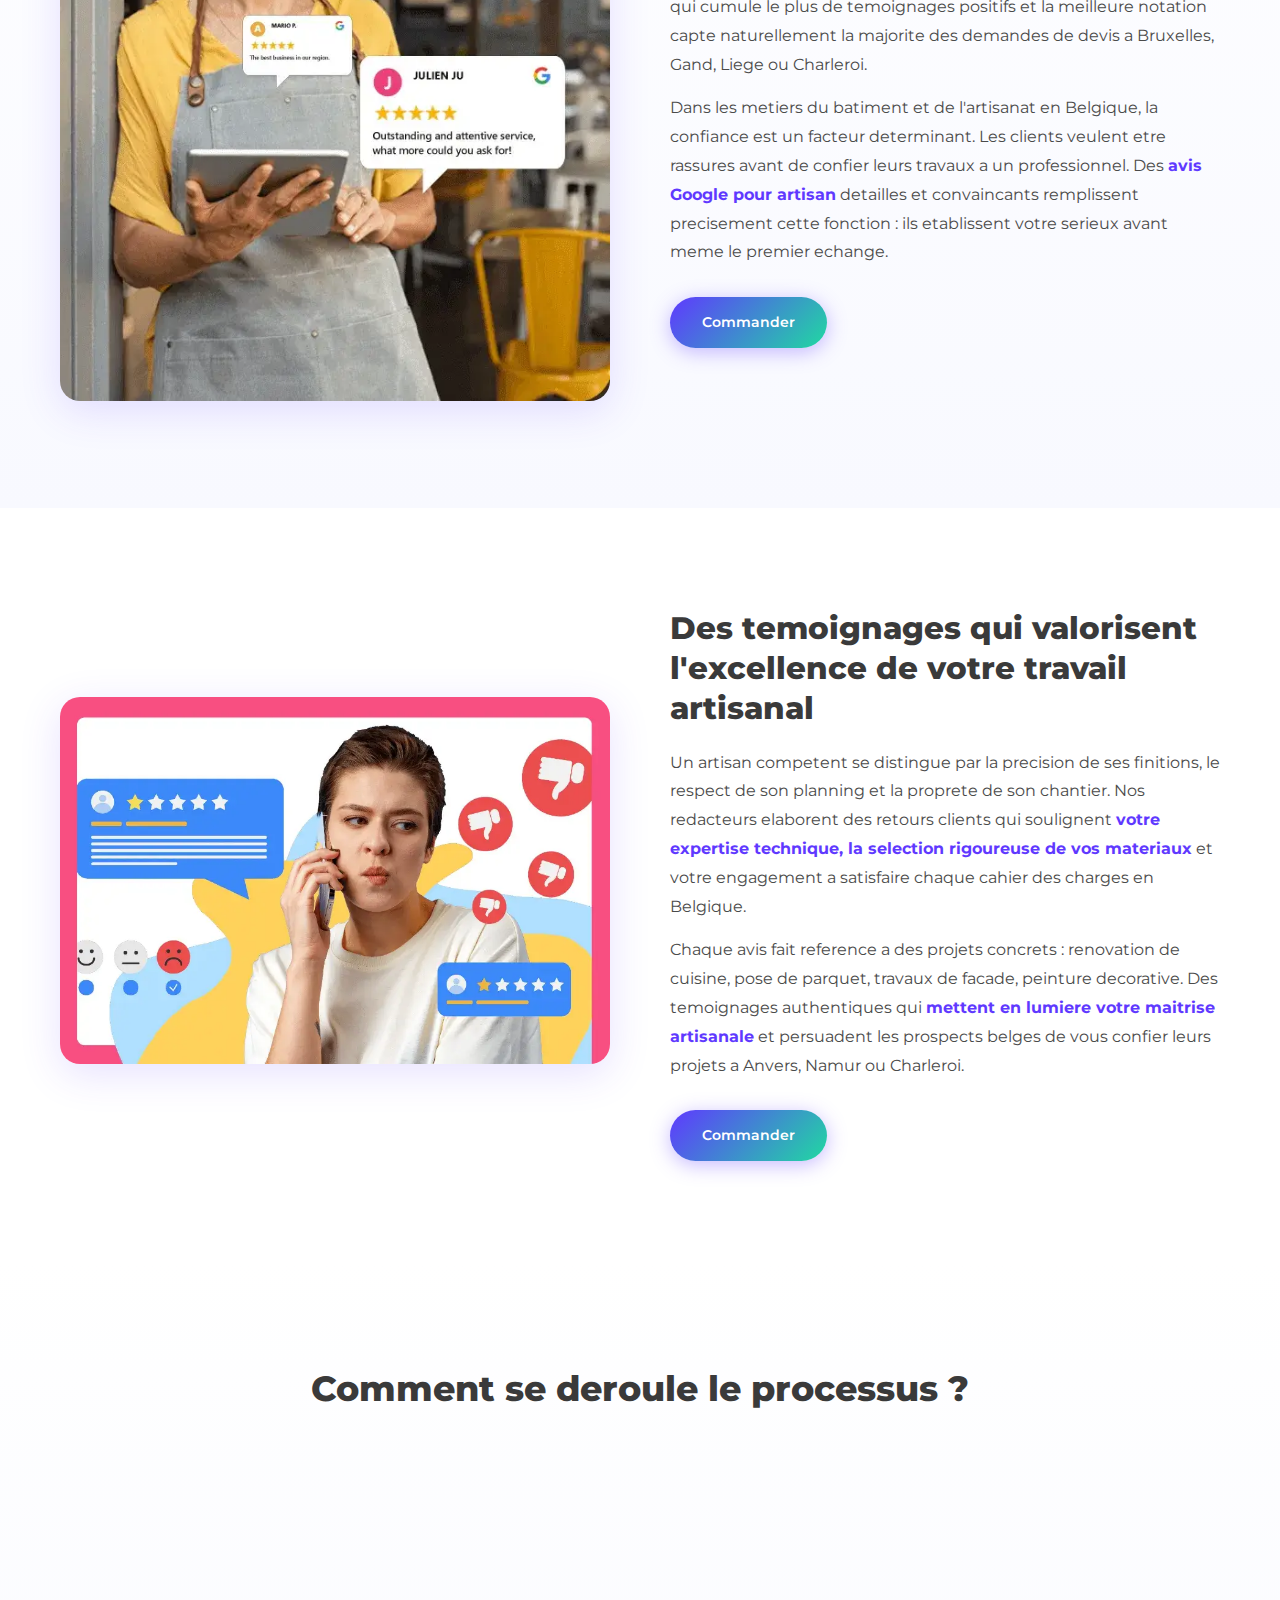
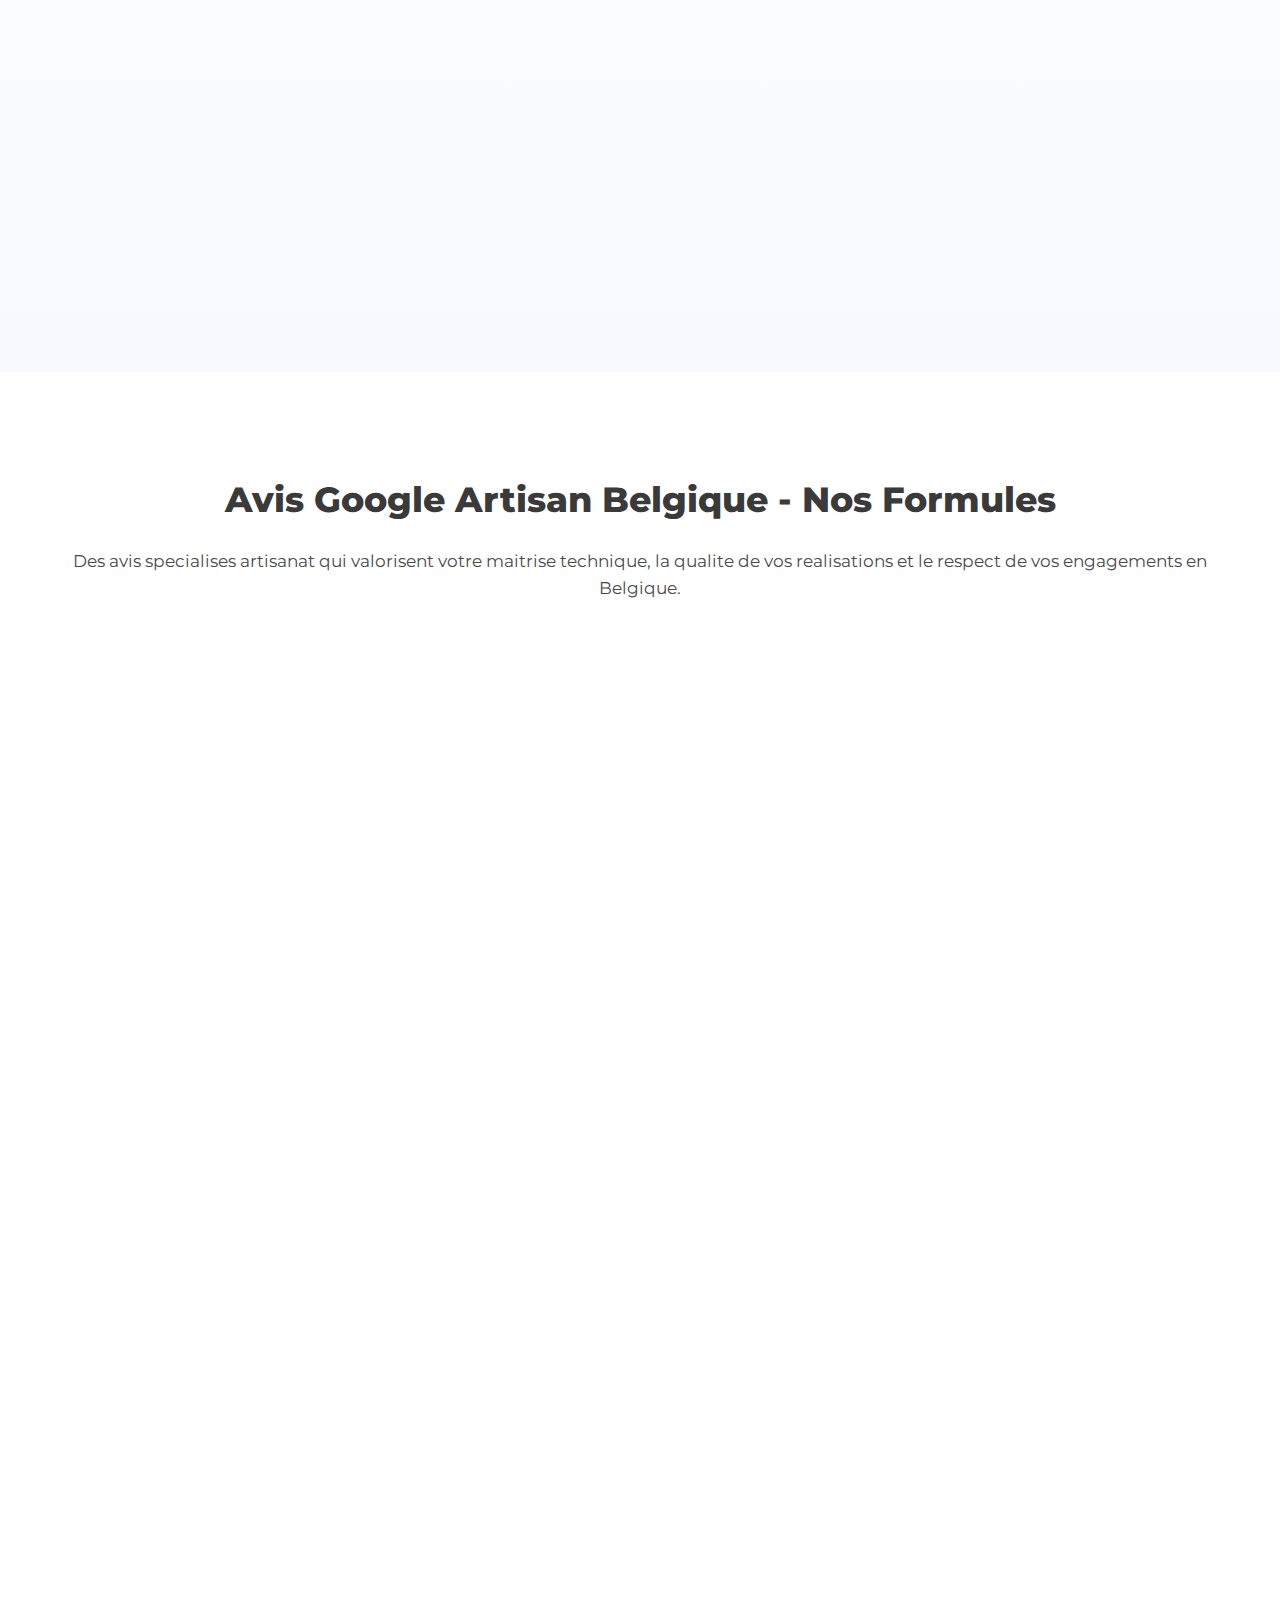
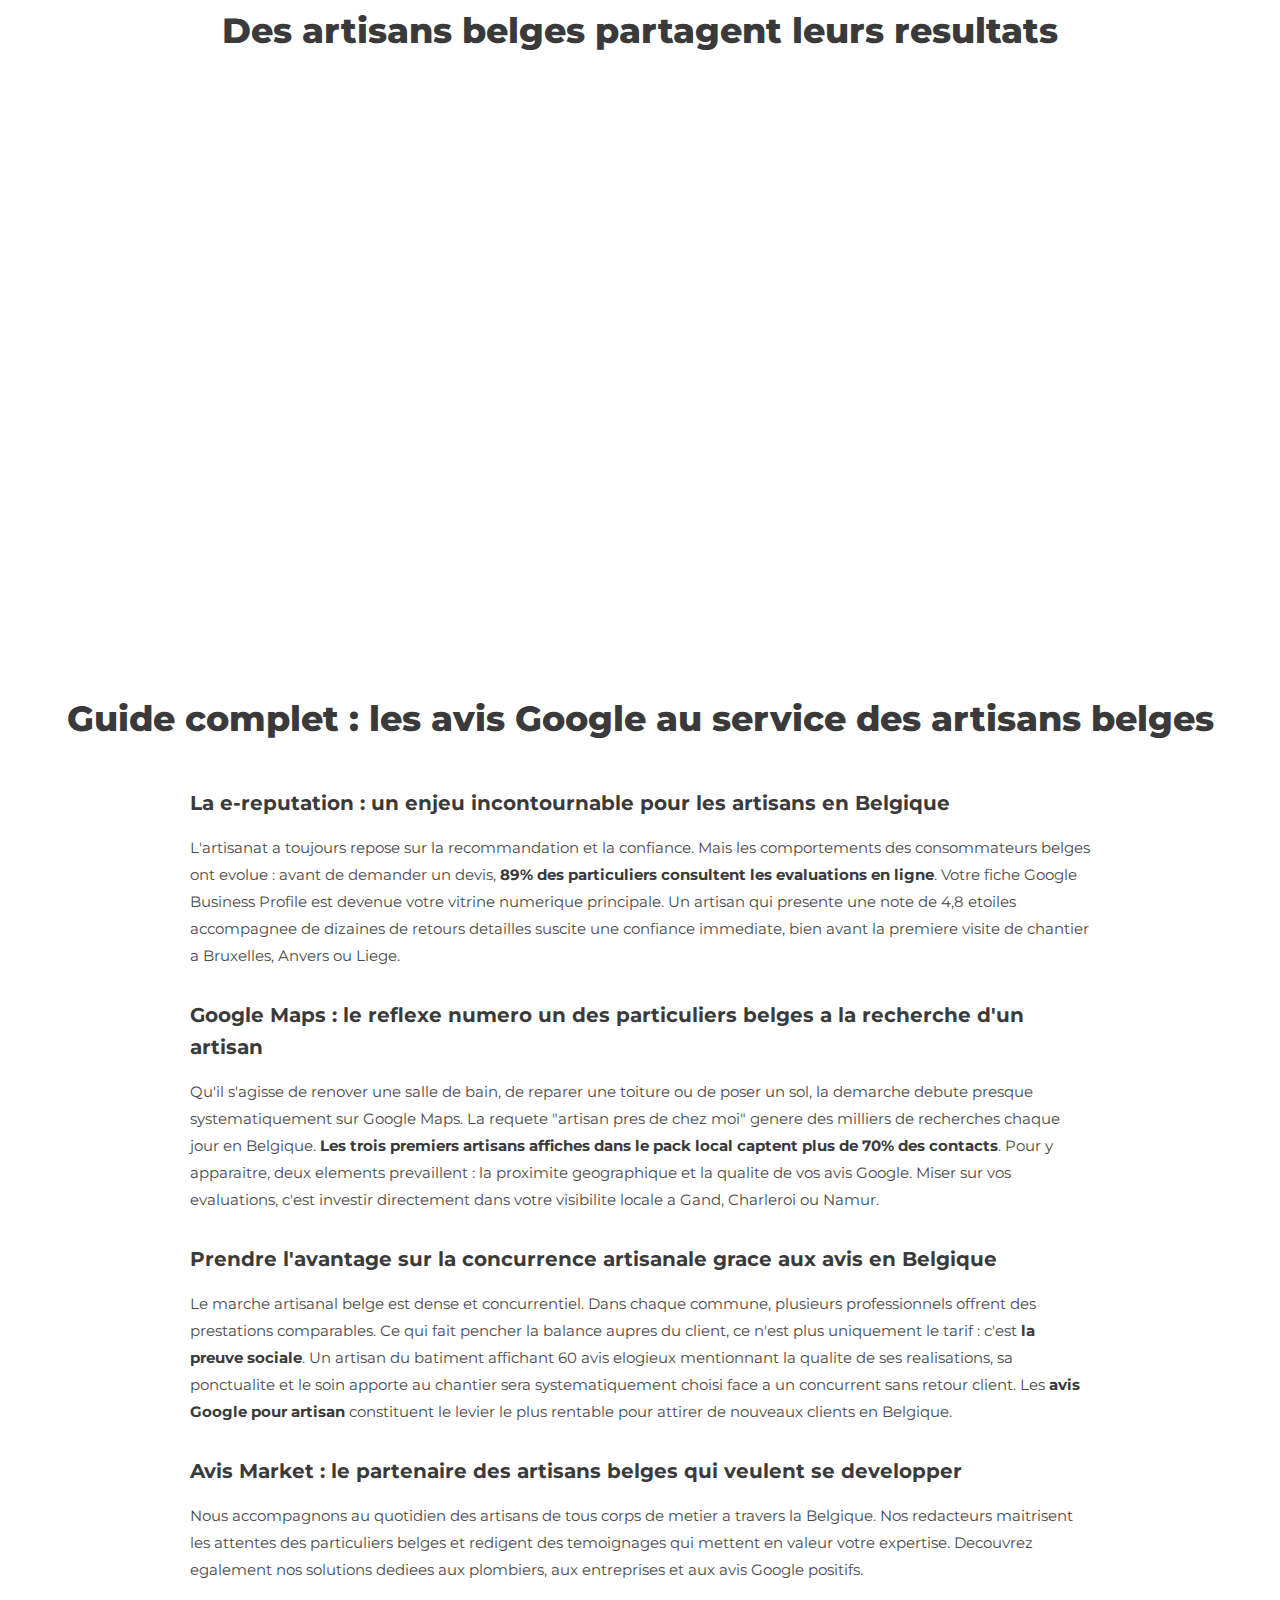
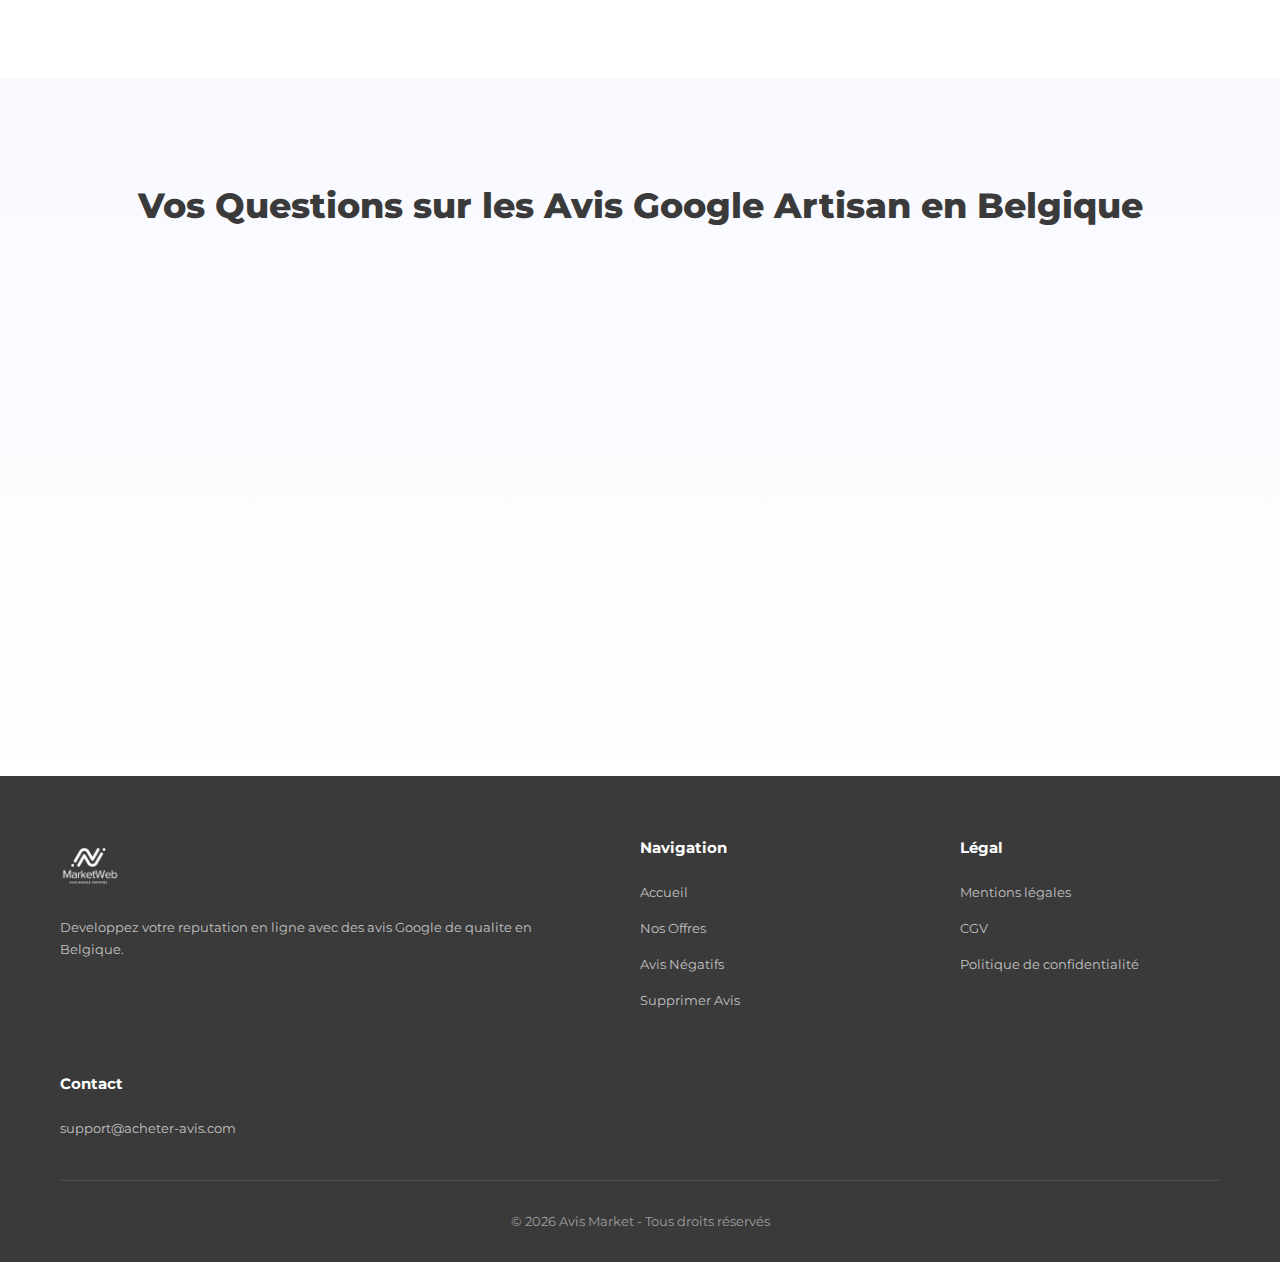
<file: avis-google-artisan.html>
<!DOCTYPE html>
<html lang="fr">
<head>
    <meta charset="UTF-8">
    <meta name="viewport" content="width=device-width, initial-scale=1.0">
    <meta name="robots" content="index, follow">
    <title>Avis Google Artisan Belgique - Propulsez votre Fiche Artisanale</title>
    <meta name="description" content="Renforcez la visibilite de votre activite artisanale en Belgique grace a des avis Google credibles. Comptes belges verifies, textes adaptes a votre metier, garantie a vie des 99€.">
    <link rel="canonical" href="https://acheter-avis.com/avis-google-artisan.html"/>
    <link rel="alternate" hreflang="fr-BE" href="https://acheter-avis.com/avis-google-artisan.html"/>
    <link rel="alternate" hreflang="x-default" href="https://acheter-avis.com/avis-google-artisan.html"/>
    <meta name="geo.region" content="BE">
    <meta name="geo.placename" content="Bruxelles, Belgique">
    <meta name="geo.position" content="50.8503;4.3517">
    <meta name="ICBM" content="50.8503, 4.3517">
    <link rel="preconnect" href="https://fonts.googleapis.com">
    <link rel="preconnect" href="https://fonts.gstatic.com" crossorigin>
    <link href="https://fonts.googleapis.com/css2?family=Montserrat:wght@400;500;600;700;800&display=swap" rel="stylesheet">
    <link rel="stylesheet" href="styles.css">
    <link rel="icon" type="image/x-icon" href="/favicon.ico">
    <link rel="shortcut icon" href="/favicon.ico">
    <link rel="apple-touch-icon" type="image/png" sizes="96x96" href="./logo/apple-icon-96x96.png">
    <link rel="icon" type="image/png" sizes="32x32" href="./logo/android-icon-32x32.png">
    <link rel="icon" type="image/png" sizes="96x96" href="./logo/android-icon-96x96.png">
    <meta name="msapplication-TileColor" content="#ffffff">
    <meta name="msapplication-TileImage" content="./logo/ms-icon-96x96.png">

    <meta property="og:type" content="website">
    <meta property="og:url" content="https://acheter-avis.com/avis-google-artisan.html">
    <meta property="og:title" content="Avis Google Artisan Belgique - Propulsez votre Fiche Artisanale">
    <meta property="og:description" content="Renforcez la visibilite de votre activite artisanale en Belgique grace a des avis Google credibles. Garantie a vie des 99€.">
    <meta property="og:image" content="https://acheter-avis.com/acheter-avis-google.png">
    <meta property="og:locale" content="fr_BE">
    <meta property="og:site_name" content="Avis Market">

    <meta name="twitter:card" content="summary_large_image">
    <meta name="twitter:title" content="Avis Google Artisan Belgique - Propulsez votre Fiche Artisanale">
    <meta name="twitter:description" content="Renforcez la visibilite de votre activite artisanale en Belgique grace a des avis Google credibles. Garantie a vie des 99€.">
    <meta name="twitter:image" content="https://acheter-avis.com/acheter-avis-google.png">

    <script type="application/ld+json">
    {
        "@context": "https://schema.org",
        "@graph": [
            {
                "@type": "BreadcrumbList",
                "itemListElement": [
                    {
                        "@type": "ListItem",
                        "position": 1,
                        "name": "Accueil",
                        "item": "https://acheter-avis.com/"
                    },
                    {
                        "@type": "ListItem",
                        "position": 2,
                        "name": "Avis Google Artisan Belgique",
                        "item": "https://acheter-avis.com/avis-google-artisan.html"
                    }
                ]
            },
            {
                "@type": "Organization",
                "name": "Avis Market",
                "url": "https://acheter-avis.com",
                "logo": "https://acheter-avis.com/logo.png",
                "hasOfferCatalog": {
                    "@type": "OfferCatalog",
                    "name": "Nos services",
                    "itemListElement": [
                        {
                            "@type": "Offer",
                            "itemOffered": {
                                "@type": "Service",
                                "name": "avis google artisan belgique",
                                "url": "https://acheter-avis.com/avis-google-artisan.html"
                            }
                        }
                    ]
                }
            },
            {
                "@type": "FAQPage",
                "mainEntity": [
                    {
                        "@type": "Question",
                        "name": "Les avis sont-ils rediges en fonction de ma specialite artisanale ?",
                        "acceptedAnswer": {
                            "@type": "Answer",
                            "text": "Absolument. Chaque temoignage est elabore sur mesure selon votre corps de metier. Que vous exerciez comme macon, menuisier, carreleur ou peintre en Belgique, les avis decrivent des interventions realistes et adaptees a votre expertise."
                        }
                    },
                    {
                        "@type": "Question",
                        "name": "Combien d'avis faut-il pour qu'un artisan belge se demarque sur Google ?",
                        "acceptedAnswer": {
                            "@type": "Answer",
                            "text": "Un volume de 25 a 50 avis suffit generalement a etablir votre credibilite. La majorite des artisans en Belgique ne disposent que de tres peu d'evaluations, ce qui vous permet de prendre rapidement l'avantage a Bruxelles, Liege ou Charleroi."
                        }
                    },
                    {
                        "@type": "Question",
                        "name": "Les avis peuvent-ils mettre en avant la qualite des finitions et des materiaux utilises ?",
                        "acceptedAnswer": {
                            "@type": "Answer",
                            "text": "Bien entendu. Nos redacteurs integrent des references concretes a la qualite de vos realisations, au choix des materiaux et a la proprete du chantier. Ces precisions renforcent l'authenticite de chaque temoignage publie sur votre fiche belge."
                        }
                    },
                    {
                        "@type": "Question",
                        "name": "Les avis Google permettent-ils reellement a un artisan d'obtenir davantage de devis en Belgique ?",
                        "acceptedAnswer": {
                            "@type": "Answer",
                            "text": "Oui, une fiche Google Business bien evaluee genere nettement plus de sollicitations. Les particuliers belges contactent en priorite les artisans dont la note est elevee et qui disposent de retours clients detailles sur leurs prestations a Bruxelles, Anvers ou Namur."
                        }
                    }
                ]
            },
            {
                "@type": "ItemList",
                "name": "Nos Offres Avis Positifs",
                "itemListElement": [
                    {
                        "@type": "ListItem",
                        "position": 1,
                        "item": {
                            "@type": "Product",
                            "image": "https://acheter-avis.com/acheter-avis-google.png",
                            "brand": {
                                "@type": "Brand",
                                "name": "Avis Market"
                            },
                            "name": "25 Avis Positifs + 5 offerts",
                            "description": "Pack 25 Avis Positifs + 5 offerts.",
                            "offers": {
                                "@type": "Offer",
                                "availability": "https://schema.org/InStock",
                                "price": "99",
                                "priceCurrency": "EUR"
                            }
                        }
                    },
                    {
                        "@type": "ListItem",
                        "position": 2,
                        "item": {
                            "@type": "Product",
                            "image": "https://acheter-avis.com/acheter-avis-google.png",
                            "brand": {
                                "@type": "Brand",
                                "name": "Avis Market"
                            },
                            "name": "50 Avis Positifs + 10 offerts",
                            "description": "Pack 50 Avis Positifs + 10 offerts.",
                            "offers": {
                                "@type": "Offer",
                                "availability": "https://schema.org/InStock",
                                "price": "169",
                                "priceCurrency": "EUR"
                            }
                        }
                    },
                    {
                        "@type": "ListItem",
                        "position": 3,
                        "item": {
                            "@type": "Product",
                            "image": "https://acheter-avis.com/acheter-avis-google.png",
                            "brand": {
                                "@type": "Brand",
                                "name": "Avis Market"
                            },
                            "name": "100 Avis Positifs + 20 offerts",
                            "description": "Pack 100 Avis Positifs + 20 offerts.",
                            "offers": {
                                "@type": "Offer",
                                "availability": "https://schema.org/InStock",
                                "price": "279",
                                "priceCurrency": "EUR"
                            }
                        }
                    }
                ]
            }
        ]
    }
    </script>
</head>
<body>
    <header class="header">
        <div class="container">
            <a href="https://acheter-avis.com" class="logo">
                <img src="logo.png" alt="Avis Market - Achat d'avis Google en Belgique" title="Avis Market" width="512" height="512" class="logo-img">
            </a>
            <nav class="nav">
                <ul class="nav-list">
                    <li><a href="https://acheter-avis.com" class="nav-link">Accueil</a></li>
                    <li class="nav-item dropdown">
                        <a href="#" class="nav-link">Nos Offres <span class="dropdown-arrow">&#9660;</span></a>
                        <div class="dropdown-menu">
                            <a href="https://acheter-avis.com#offres-positifs">Avis Positifs</a>
                            <a href="acheter-avis-negatif-google.html#offres">Avis N&eacute;gatifs</a>
                            <a href="supprimer-avis-google.html#offres">Supprimer Avis</a>
                        </div>
                    </li>
                </ul>
            </nav>
            <button class="menu-toggle" aria-label="Menu">
                <span></span>
                <span></span>
                <span></span>
            </button>
        </div>
    </header>
    <div class="promo-bar">&#x26A1; -20% sur votre 1&egrave;re commande avec le code <span class="promo-code">BIENVENUE20</span></div>

    <section id="accueil" class="hero">
        <div class="container">
            <div class="hero-content">
                <h1>Avis Google Artisan en Belgique <br> Boostez la Reputation de votre Activite Artisanale</h1>
                <p class="hero-subtitle">Votre savoir-faire artisanal merite d'etre reconnu en ligne. Les particuliers belges selectionnent leurs artisans directement via Google Maps. Affichez une notation irreprochable et des retours d'experience concrets pour remporter davantage de chantiers a Bruxelles, Anvers, Liege et dans toute la Belgique.</p>
                <a href="#offres-positifs" class="btn btn-primary" title="avis google artisan belgique">Nos Offres</a>
            </div>
            <div class="hero-image">
                <img src="acheter-avis-google.png" alt="Acheter des avis Google pour artisan en Belgique" title="Avis Google artisan Belgique" width="964" height="421" class="hero-img" loading="eager">
            </div>
        </div>
    </section>

    <section class="stats">
        <div class="container">
            <div class="stat-card">
                <div class="stat-number" data-target="89" data-suffix="%">89%</div>
                <p>des Belges cherchent un artisan via Google</p>
            </div>
            <div class="stat-card">
                <div class="stat-number" data-target="75" data-suffix="%">75%</div>
                <p>privilegient l'artisan affichant la meilleure note</p>
            </div>
            <div class="stat-card">
                <div class="stat-number" data-target="75" data-suffix="%">75%</div>
                <p>demandent un minimum de 4 etoiles avant de contacter</p>
            </div>
            <div class="stat-card">
                <div class="stat-number" data-target="0" data-static="+9%">+9%</div>
                <p>de revenus supplementaires observes</p>
            </div>
        </div>
    </section>

    <section class="credibility">
        <div class="container">
            <div class="credibility-image">
                <img src="acheter-avis-google-entreprise.webp" alt="Avis Google pour artisan belge" title="Acheter avis Google artisan Belgique" width="601" height="791" class="credibility-img" loading="lazy">
            </div>
            <div class="credibility-content">
                <h2>Pourquoi les avis Google representent un atout decisif pour les artisans belges ?</h2>
                <p>Quand un particulier en Belgique envisage des travaux, son reflexe immediat est de chercher un artisan sur Google. Qu'il s'agisse d'une renovation, d'un amenagement ou d'une reparation, <strong>la fiche Google Business Profile constitue la premiere vitrine consultee</strong>. L'artisan qui cumule le plus de temoignages positifs et la meilleure notation capte naturellement la majorite des demandes de devis a Bruxelles, Gand, Liege ou Charleroi.</p>
                <p>Dans les metiers du batiment et de l'artisanat en Belgique, la confiance est un facteur determinant. Les clients veulent etre rassures avant de confier leurs travaux a un professionnel. Des <strong>avis Google pour artisan</strong> detailles et convaincants remplissent precisement cette fonction : ils etablissent votre serieux avant meme le premier echange.</p>
                <a href="#offres-positifs" class="btn btn-primary">Commander</a>
            </div>
        </div>
    </section>

    <section class="credibility credibility-reverse">
        <div class="container">
            <div class="credibility-content">
                <h2>Des temoignages qui valorisent l'excellence de votre travail artisanal</h2>
                <p>Un artisan competent se distingue par la precision de ses finitions, le respect de son planning et la proprete de son chantier. Nos redacteurs elaborent des retours clients qui soulignent <strong>votre expertise technique, la selection rigoureuse de vos materiaux</strong> et votre engagement a satisfaire chaque cahier des charges en Belgique.</p>
                <p>Chaque avis fait reference a des projets concrets : renovation de cuisine, pose de parquet, travaux de facade, peinture decorative. Des temoignages authentiques qui <strong>mettent en lumiere votre maitrise artisanale</strong> et persuadent les prospects belges de vous confier leurs projets a Anvers, Namur ou Charleroi.</p>
                <a href="#offres-positifs" class="btn btn-primary" title="acheter avis google artisan belgique">Commander</a>
            </div>
            <div class="credibility-image">
                <img src="acheter-faux-avis-google.webp" alt="Fiche Google artisan avec avis 5 etoiles en Belgique" title="Avis 5 etoiles artisan Google Belgique" width="900" height="600" class="credibility-img" loading="lazy">
            </div>
        </div>
    </section>

    <section class="how-it-works">
        <div class="container">
            <h2 class="section-title">Comment se deroule le processus ?</h2>
            <div class="steps">
                <div class="step">
                    <div class="step-icon"><span>1</span></div>
                    <h3>Optez pour votre formule</h3>
                    <p>Determinez le nombre d'avis necessaire pour consolider votre reputation artisanale en Belgique. Votre commande est traitee des la confirmation du paiement.</p>
                </div>
                <div class="step">
                    <div class="step-icon"><span>2</span></div>
                    <h3>Echange personnalise via WhatsApp</h3>
                    <p>Un membre de notre equipe vous contacte pour recueillir les informations de votre etablissement belge. Cela garantit des avis naturels, pertinents et parfaitement adaptes a votre specialite artisanale.</p>
                </div>
                <div class="step">
                    <div class="step-icon"><span>3</span></div>
                    <h3>Publication echelonnee des avis</h3>
                    <p>Les avis sont mis en ligne de maniere progressive pour un resultat parfaitement organique. Votre notoriete, votre credibilite et votre volume de demandes augmentent jour apres jour en Belgique.</p>
                </div>
            </div>
        </div>
    </section>

    <section id="offres-positifs" class="pricing">
        <div class="container">
            <h2 class="section-title">Avis Google Artisan Belgique - Nos Formules</h2>
            <p class="section-subtitle">Des avis specialises artisanat qui valorisent votre maitrise technique, la qualite de vos realisations et le respect de vos engagements en Belgique.</p>
            <div class="pricing-cards">
                <div class="pricing-card">
                    <div class="pricing-header">
                        <h3>25 Avis Positifs</h3>
                        <div class="pricing-bonus">+ 5 offerts</div>
                    </div>
                    <div class="pricing-price">
                        <span class="price">99&euro;</span>
                    </div>
                    <ul class="pricing-features">
                        <li><span class="check">&#10003;</span> Comptes &#x1F1E7;&#x1F1EA;</li>
                        <li><span class="check">&#10003;</span> Nom prenom &#x1F1E7;&#x1F1EA;</li>
                        <li><span class="check">&#10003;</span> Textes Personnalises</li>
                        <li><span class="check">&#10003;</span> Fournissez vos Textes</li>
                        <li><span class="check">&#10003;</span> Fournissez vos Images</li>
                        <li><span class="check">&#10003;</span> Garantie a vie</li>
                        <li><span class="check">&#10003;</span> Rythme 1 a 2 avis/jrs</li>
                        <li><span class="check">&#10003;</span> Service Client 24/7</li>
                    </ul>
                    <a href="https://buy.stripe.com/cNi00i45B4re0GS8bRabK0z" class="btn btn-outline" target="_blank" rel="noopener noreferrer">Commander</a>
                </div>

                <div class="pricing-card featured">
                    <div class="pricing-badge">Populaire</div>
                    <div class="pricing-header">
                        <h3>50 Avis Positifs</h3>
                        <div class="pricing-bonus">+ 10 offerts</div>
                    </div>
                    <div class="pricing-price">
                        <span class="price">169&euro;</span>
                    </div>
                    <ul class="pricing-features">
                        <li><span class="check">&#10003;</span> Comptes &#x1F1E7;&#x1F1EA;</li>
                        <li><span class="check">&#10003;</span> Nom prenom &#x1F1E7;&#x1F1EA;</li>
                        <li><span class="check">&#10003;</span> Textes Personnalises</li>
                        <li><span class="check">&#10003;</span> Fournissez vos Textes</li>
                        <li><span class="check">&#10003;</span> Fournissez vos Images</li>
                        <li><span class="check">&#10003;</span> Garantie a vie</li>
                        <li><span class="check">&#10003;</span> Rythme 1 a 2 avis/jrs</li>
                        <li><span class="check">&#10003;</span> Service Client 24/7</li>
                    </ul>
                    <a href="https://buy.stripe.com/28E28qfOj3na1KW3VBabK0A" class="btn btn-primary" title="acheter avis google artisan belgique" target="_blank" rel="noopener noreferrer">Commander</a>
                </div>

                <div class="pricing-card">
                    <div class="pricing-header">
                        <h3>100 Avis Positifs</h3>
                        <div class="pricing-bonus">+ 20 offerts</div>
                    </div>
                    <div class="pricing-price">
                        <span class="price">279&euro;</span>
                    </div>
                    <ul class="pricing-features">
                        <li><span class="check">&#10003;</span> Comptes &#x1F1E7;&#x1F1EA;</li>
                        <li><span class="check">&#10003;</span> Nom prenom &#x1F1E7;&#x1F1EA;</li>
                        <li><span class="check">&#10003;</span> Textes Personnalises</li>
                        <li><span class="check">&#10003;</span> Fournissez vos Textes</li>
                        <li><span class="check">&#10003;</span> Fournissez vos Images</li>
                        <li><span class="check">&#10003;</span> Garantie a vie</li>
                        <li><span class="check">&#10003;</span> Rythme 1 a 2 avis/jrs</li>
                        <li><span class="check">&#10003;</span> Service Client 24/7</li>
                    </ul>
                    <a href="https://buy.stripe.com/00wfZg59F1f2exI77NabK0B" class="btn btn-outline" title="achat avis google artisan belgique" target="_blank" rel="noopener noreferrer">Commander</a>
                </div>
            </div>
        </div>
    </section>

    <section class="testimonials">
        <div class="container">
            <h2 class="section-title">Des artisans belges partagent leurs resultats</h2>
            <div class="testimonials-grid">
                <div class="testimonial-card">
                    <img src="acheter-avis-google-my-business.webp" alt="Temoignage artisan belge avis Google" title="Retour client artisan avis Google Belgique" width="768" height="1496" class="testimonial-img" loading="lazy">
                </div>
                <div class="testimonial-card">
                    <img src="acheter-commentaire-google.webp" alt="Retour d'experience artisan apres achat avis en Belgique" title="Resultat avis Google artisan belge" width="768" height="1496" class="testimonial-img" loading="lazy">
                </div>
                <div class="testimonial-card">
                    <img src="achat-avis-positif-google.webp" alt="Artisan belge satisfait du service avis Google" title="Amelioration note Google artisan Belgique" width="768" height="1496" class="testimonial-img" loading="lazy">
                </div>
                <div class="testimonial-card">
                    <img src="achat-avis-positifs.webp" alt="Resultats concrets avis Google pour artisan en Belgique" title="Impact avis Google sur artisanat belge" width="768" height="1496" class="testimonial-img" loading="lazy">
                </div>
            </div>
        </div>
    </section>

    <section class="seo-content">
        <div class="container">
            <h2 class="section-title">Guide complet : les avis Google au service des artisans belges</h2>
            <div class="seo-text">
                <h3>La e-reputation : un enjeu incontournable pour les artisans en Belgique</h3>
                <p>L'artisanat a toujours repose sur la recommandation et la confiance. Mais les comportements des consommateurs belges ont evolue : avant de demander un devis, <strong>89% des particuliers consultent les evaluations en ligne</strong>. Votre fiche Google Business Profile est devenue votre vitrine numerique principale. Un artisan qui presente une note de 4,8 etoiles accompagnee de dizaines de retours detailles suscite une confiance immediate, bien avant la premiere visite de chantier a Bruxelles, Anvers ou Liege.</p>

                <h3>Google Maps : le reflexe numero un des particuliers belges a la recherche d'un artisan</h3>
                <p>Qu'il s'agisse de renover une salle de bain, de reparer une toiture ou de poser un sol, la demarche debute presque systematiquement sur Google Maps. La requete "artisan pres de chez moi" genere des milliers de recherches chaque jour en Belgique. <strong>Les trois premiers artisans affiches dans le pack local captent plus de 70% des contacts</strong>. Pour y apparaitre, deux elements prevaillent : la proximite geographique et la qualite de vos avis Google. Miser sur vos evaluations, c'est investir directement dans votre visibilite locale a Gand, Charleroi ou Namur.</p>

                <h3>Prendre l'avantage sur la concurrence artisanale grace aux avis en Belgique</h3>
                <p>Le marche artisanal belge est dense et concurrentiel. Dans chaque commune, plusieurs professionnels offrent des prestations comparables. Ce qui fait pencher la balance aupres du client, ce n'est plus uniquement le tarif : c'est <strong>la preuve sociale</strong>. Un artisan du batiment affichant 60 avis elogieux mentionnant la qualite de ses realisations, sa ponctualite et le soin apporte au chantier sera systematiquement choisi face a un concurrent sans retour client. Les <strong>avis Google pour artisan</strong> constituent le levier le plus rentable pour attirer de nouveaux clients en Belgique.</p>

                <h3>Avis Market : le partenaire des artisans belges qui veulent se developper</h3>
                <p>Nous accompagnons au quotidien des artisans de tous corps de metier a travers la Belgique. Nos redacteurs maitrisent les attentes des particuliers belges et redigent des temoignages qui mettent en valeur votre expertise. Decouvrez egalement nos solutions dediees aux <a href="avis-google-plombier.html">plombiers</a>, aux <a href="avis-google-entreprise.html">entreprises</a> et aux <a href="acheter-avis-google-positifs.html">avis Google positifs</a>.</p>
            </div>
        </div>
    </section>

    <section class="faq">
        <div class="container">
            <h2 class="section-title">Vos Questions sur les Avis Google Artisan en Belgique</h2>
            <div class="faq-list">
                <div class="faq-item">
                    <button class="faq-question">
                        <span>Les avis sont-ils rediges en fonction de ma specialite artisanale ?</span>
                        <span class="faq-icon">+</span>
                    </button>
                    <div class="faq-answer">
                        <p>Absolument. Chaque temoignage est elabore sur mesure selon votre corps de metier. Que vous exerciez comme macon, menuisier, carreleur ou peintre en Belgique, les avis decrivent des interventions realistes et parfaitement adaptees a votre expertise professionnelle.</p>
                    </div>
                </div>
                <div class="faq-item">
                    <button class="faq-question">
                        <span>Combien d'avis faut-il pour qu'un artisan belge se demarque sur Google ?</span>
                        <span class="faq-icon">+</span>
                    </button>
                    <div class="faq-answer">
                        <p>Un volume de 25 a 50 avis suffit generalement a asseoir solidement votre credibilite. La plupart des artisans en Belgique ne disposent que de tres peu d'evaluations, ce qui constitue une opportunite reelle pour vous imposer rapidement a Bruxelles, Liege ou Charleroi.</p>
                    </div>
                </div>
                <div class="faq-item">
                    <button class="faq-question">
                        <span>Les avis peuvent-ils mettre en avant la qualite des finitions et des materiaux utilises ?</span>
                        <span class="faq-icon">+</span>
                    </button>
                    <div class="faq-answer">
                        <p>Bien entendu. Nos redacteurs integrent des precisions concretes sur la qualite de vos realisations, le choix judicieux des materiaux et la proprete du chantier. Ces details tangibles renforcent l'authenticite de chaque temoignage publie sur votre fiche Google en Belgique.</p>
                    </div>
                </div>
                <div class="faq-item">
                    <button class="faq-question">
                        <span>Les avis Google permettent-ils reellement a un artisan d'obtenir davantage de devis en Belgique ?</span>
                        <span class="faq-icon">+</span>
                    </button>
                    <div class="faq-answer">
                        <p>Oui, une fiche Google Business bien evaluee genere significativement plus de sollicitations. Les particuliers belges privilegient les artisans dont la note est elevee et qui affichent des retours clients detailles sur leurs prestations a Bruxelles, Anvers, Gand ou Namur.</p>
                    </div>
                </div>
            </div>
        </div>
    </section>

    <footer class="footer">
        <div class="container">
            <div class="footer-content">
                <div class="footer-brand">
                    <a href="https://acheter-avis.com" class="logo">
                        <img src="logo.png" alt="Avis Market - Logo" title="Avis Market" width="512" height="512" class="logo-img">
                    </a>
                    <p>Developpez votre reputation en ligne avec des avis Google de qualite en Belgique.</p>
                </div>
                <div class="footer-links">
                    <h4>Navigation</h4>
                    <ul>
                        <li><a href="https://acheter-avis.com">Accueil</a></li>
                        <li><a href="https://acheter-avis.com#offres-positifs">Nos Offres</a></li>
                        <li><a href="acheter-avis-negatif-google.html">Avis N&eacute;gatifs</a></li>
                        <li><a href="supprimer-avis-google.html">Supprimer Avis</a></li>
                    </ul>
                </div>
                <div class="footer-links">
                    <h4>L&eacute;gal</h4>
                    <ul>
                        <li><a href="#">Mentions l&eacute;gales</a></li>
                        <li><a href="#">CGV</a></li>
                        <li><a href="#">Politique de confidentialit&eacute;</a></li>
                    </ul>
                </div>
                <div class="footer-links">
                    <h4>Contact</h4>
                    <ul>
                        <li><a href="mailto:support@acheter-avis.com">support@acheter-avis.com</a></li>
                    </ul>
                </div>
            </div>
            <div class="footer-bottom">
                <p>&copy; 2026 Avis Market - Tous droits r&eacute;serv&eacute;s</p>
            </div>
        </div>
    </footer>


    <script>
        document.addEventListener('DOMContentLoaded', function() {
            const menuToggle = document.querySelector('.menu-toggle');
            const nav = document.querySelector('.nav');
            if (menuToggle && nav) {
                menuToggle.addEventListener('click', function() {
                    nav.classList.toggle('active');
                    menuToggle.classList.toggle('active');
                });
                const navLinks = document.querySelectorAll('.nav-link:not(.nav-item.dropdown > .nav-link)');
                navLinks.forEach(link => {
                    link.addEventListener('click', function() {
                        nav.classList.remove('active');
                        menuToggle.classList.remove('active');
                    });
                });
            }
            const dropdowns = document.querySelectorAll('.nav-item.dropdown');
            dropdowns.forEach(dropdown => {
                const dropdownLink = dropdown.querySelector('.nav-link');
                dropdownLink.addEventListener('click', function(e) {
                    if (window.innerWidth <= 768) {
                        e.preventDefault();
                        dropdown.classList.toggle('active');
                    }
                });
            });
            const dropdownMenuLinks = document.querySelectorAll('.dropdown-menu a');
            dropdownMenuLinks.forEach(link => {
                link.addEventListener('click', function() {
                    if (window.innerWidth <= 768) {
                        const nav = document.querySelector('.nav');
                        const menuToggle = document.querySelector('.menu-toggle');
                        nav.classList.remove('active');
                        menuToggle.classList.remove('active');
                        document.querySelectorAll('.nav-item.dropdown').forEach(d => d.classList.remove('active'));
                    }
                });
            });
            const anchorLinks = document.querySelectorAll('a[href^="#"]');
            anchorLinks.forEach(link => {
                link.addEventListener('click', function(e) {
                    e.preventDefault();
                    const targetId = this.getAttribute('href');
                    const targetElement = document.querySelector(targetId);
                    if (targetElement) {
                        const headerHeight = document.querySelector('.header').offsetHeight;
                        const targetPosition = targetElement.offsetTop - headerHeight;
                        window.scrollTo({ top: targetPosition, behavior: 'smooth' });
                    }
                });
            });
            const faqItems = document.querySelectorAll('.faq-item');
            faqItems.forEach(item => {
                const question = item.querySelector('.faq-question');
                question.addEventListener('click', function() {
                    faqItems.forEach(otherItem => {
                        if (otherItem !== item && otherItem.classList.contains('active')) {
                            otherItem.classList.remove('active');
                        }
                    });
                    item.classList.toggle('active');
                });
            });
            const sections = document.querySelectorAll('section[id]');
            const navLinksAll = document.querySelectorAll('.nav-link');
            function updateActiveNav() {
                const scrollPosition = window.scrollY + 100;
                sections.forEach(section => {
                    const sectionTop = section.offsetTop;
                    const sectionHeight = section.offsetHeight;
                    const sectionId = section.getAttribute('id');
                    if (scrollPosition >= sectionTop && scrollPosition < sectionTop + sectionHeight) {
                        navLinksAll.forEach(link => {
                            link.classList.remove('active');
                            if (link.getAttribute('href') === '#' + sectionId) {
                                link.classList.add('active');
                            }
                        });
                    }
                });
            }
            window.addEventListener('scroll', updateActiveNav);
            const header = document.querySelector('.header');
            function updateHeader() {
                if (window.scrollY > 50) {
                    header.style.boxShadow = '0 4px 20px rgba(0, 0, 0, 0.1)';
                } else {
                    header.style.boxShadow = '0 4px 15px rgba(0, 0, 0, 0.08)';
                }
            }
            window.addEventListener('scroll', updateHeader);
            const animateElements = document.querySelectorAll('.stat-card, .step, .pricing-card, .testimonial-card, .faq-item');
            const observerOptions = { threshold: 0.1, rootMargin: '0px 0px -50px 0px' };
            const observer = new IntersectionObserver(function(entries) {
                entries.forEach(entry => {
                    if (entry.isIntersecting) {
                        entry.target.style.opacity = '1';
                        entry.target.style.transform = 'translateY(0)';
                    }
                });
            }, observerOptions);
            animateElements.forEach(element => {
                element.style.opacity = '0';
                element.style.transform = 'translateY(30px)';
                element.style.transition = 'opacity 0.6s ease, transform 0.6s ease';
                observer.observe(element);
            });
            const statNumbers = document.querySelectorAll('.stat-number');
            let animated = false;
            function animateCounters() {
                if (animated) return;
                statNumbers.forEach(stat => {
                    const staticText = stat.getAttribute('data-static');
                    if (staticText) { stat.textContent = staticText; return; }
                    const target = parseInt(stat.getAttribute('data-target') || stat.textContent);
                    const suffix = stat.getAttribute('data-suffix') || '%';
                    if (isNaN(target) || target <= 0) return;
                    let current = 0;
                    const increment = target / 50;
                    const duration = 2000;
                    const stepTime = duration / 50;
                    const counter = setInterval(() => {
                        current += increment;
                        if (current >= target) { stat.textContent = target + suffix; clearInterval(counter); }
                        else { stat.textContent = Math.floor(current) + suffix; }
                    }, stepTime);
                });
                animated = true;
            }
            const statsSection = document.querySelector('.stats');
            if (statsSection) {
                const statsObserver = new IntersectionObserver((entries) => {
                    entries.forEach(entry => { if (entry.isIntersecting) { animateCounters(); } });
                }, { threshold: 0.5 });
                statsObserver.observe(statsSection);
            }
        });
    </script>
</body>
</html>
</file>
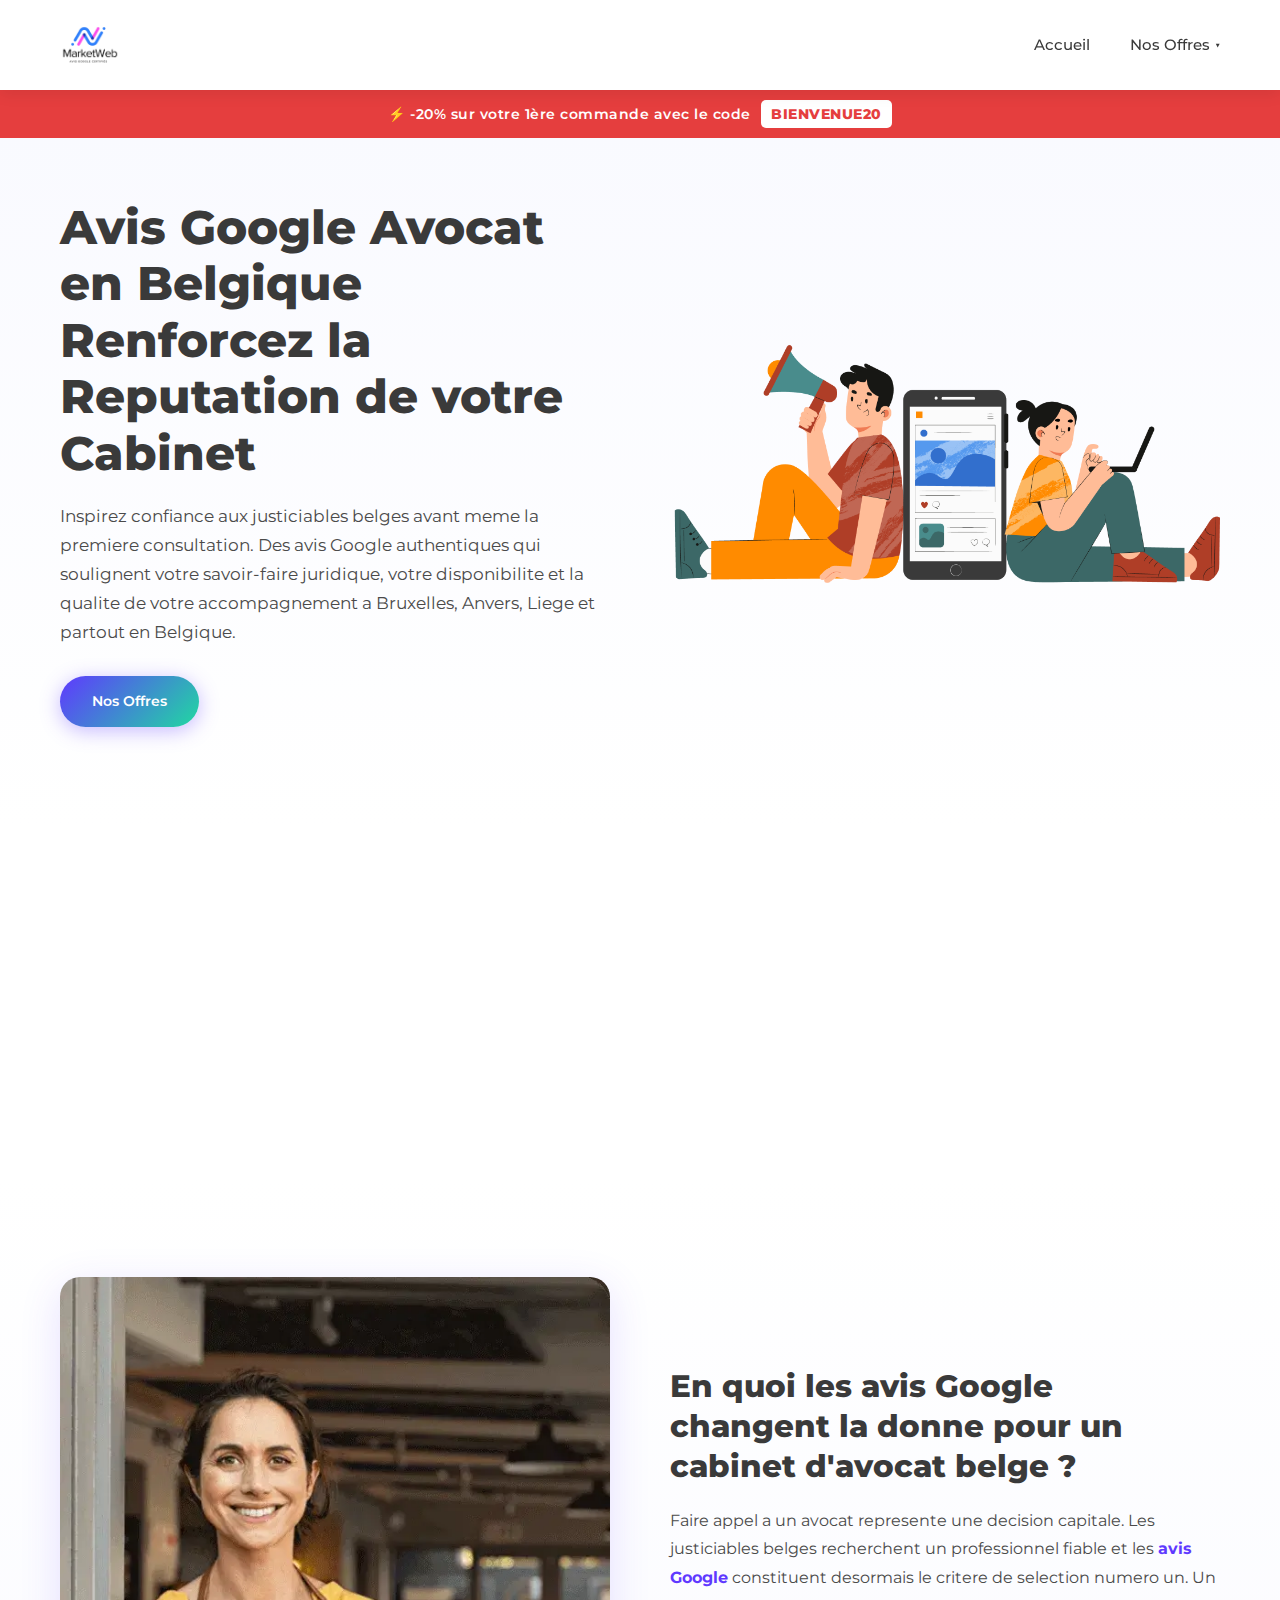
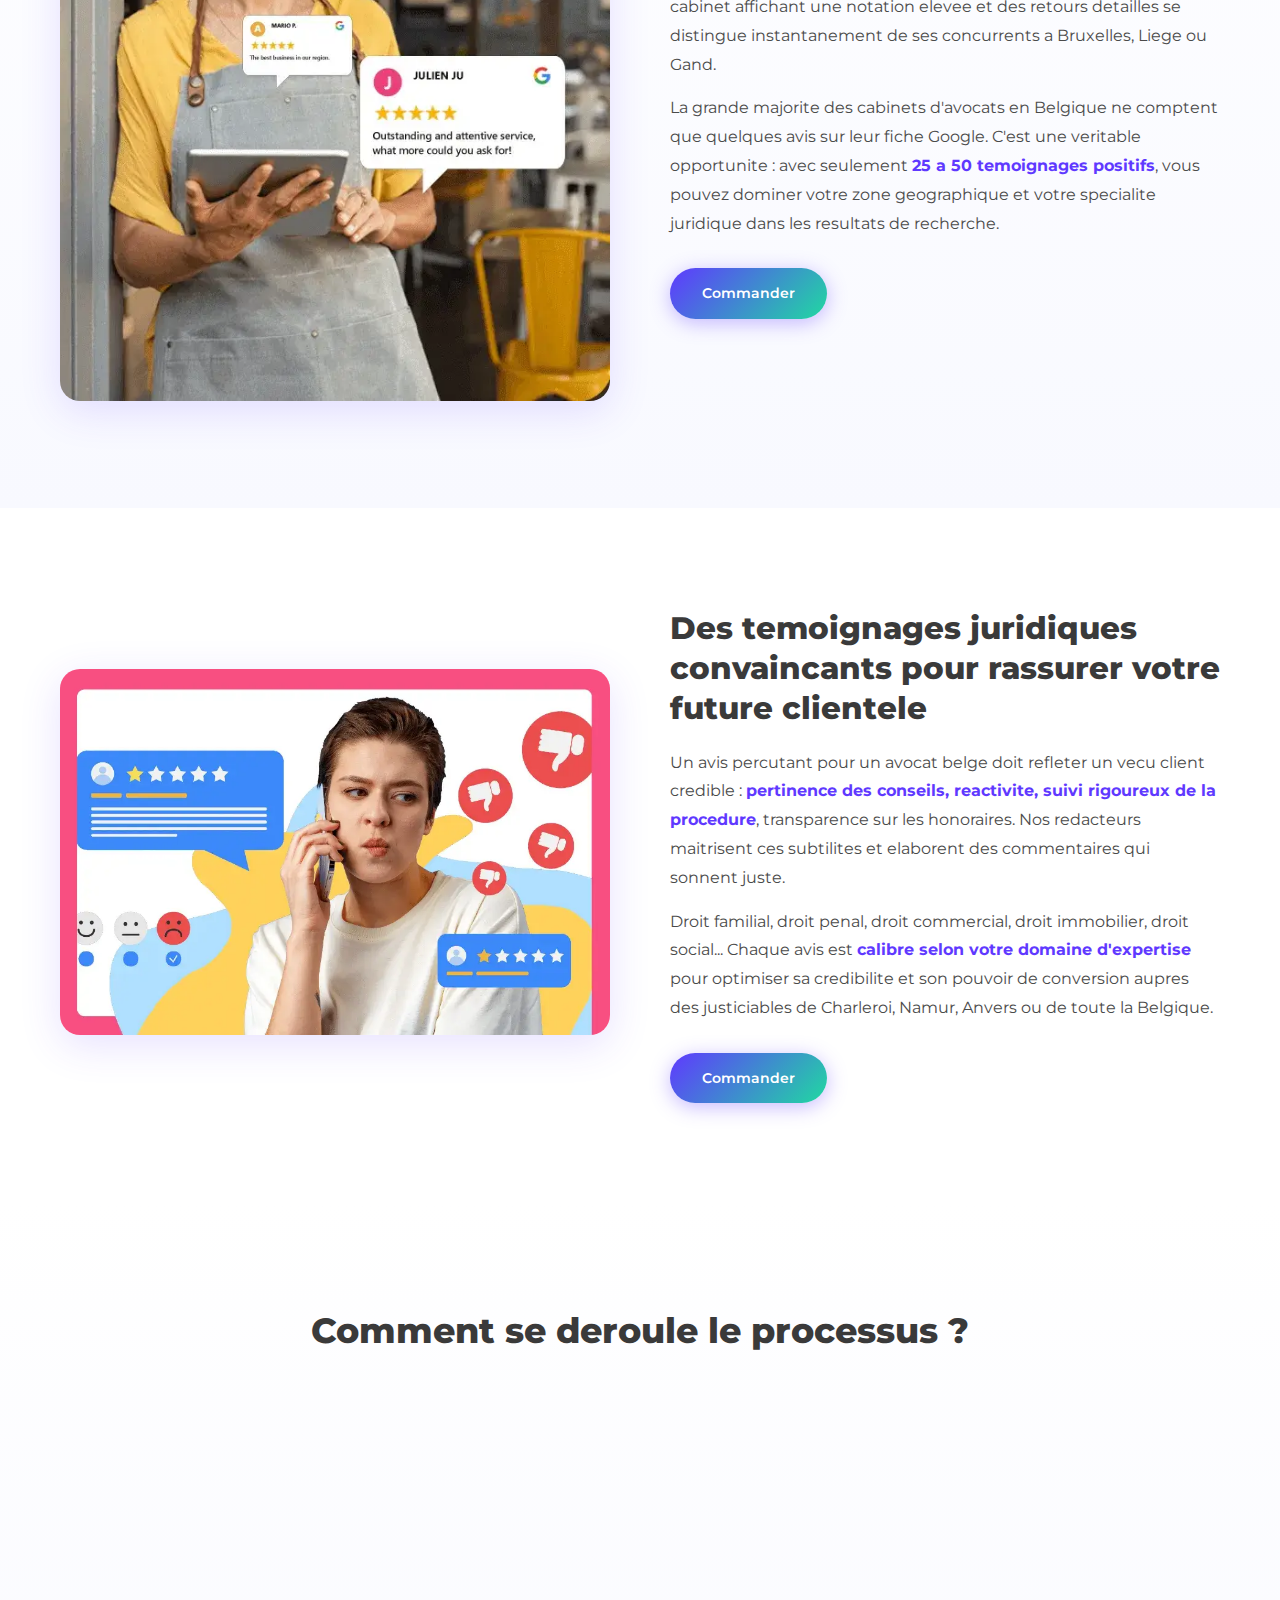
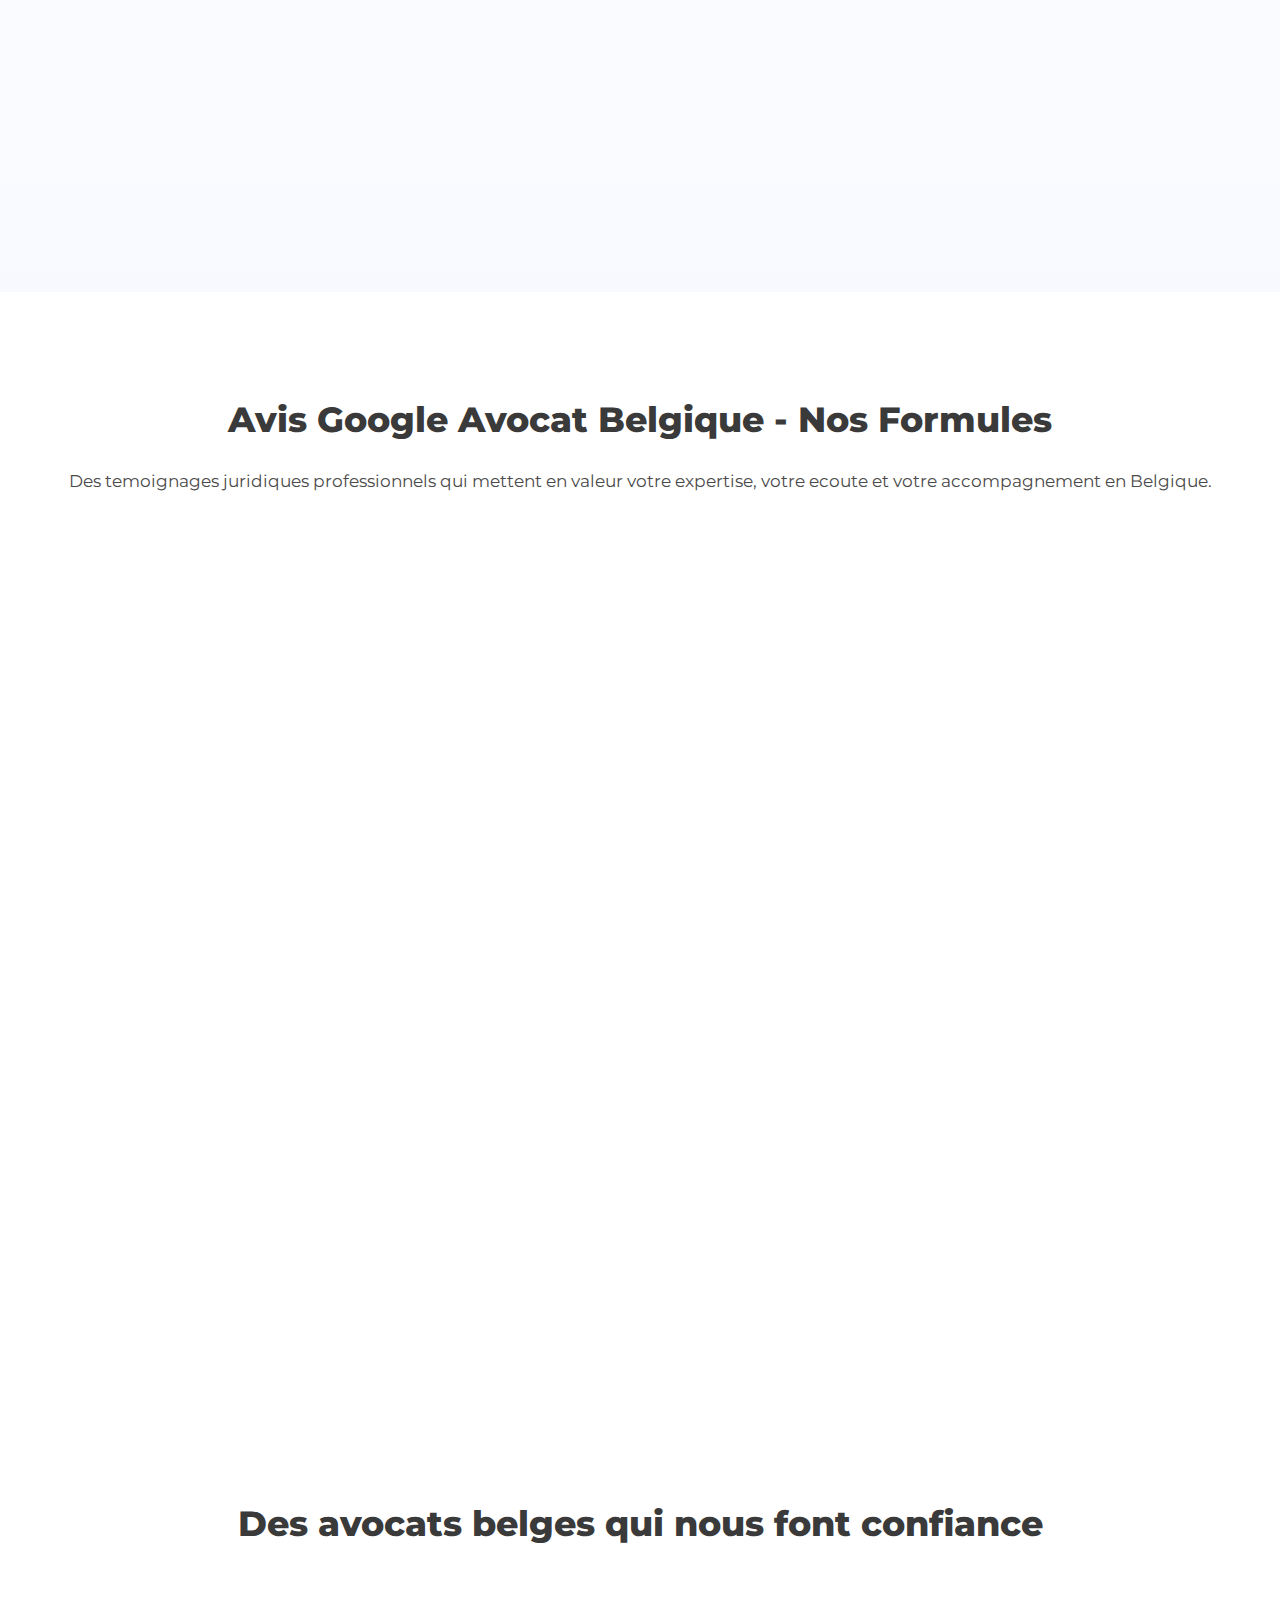
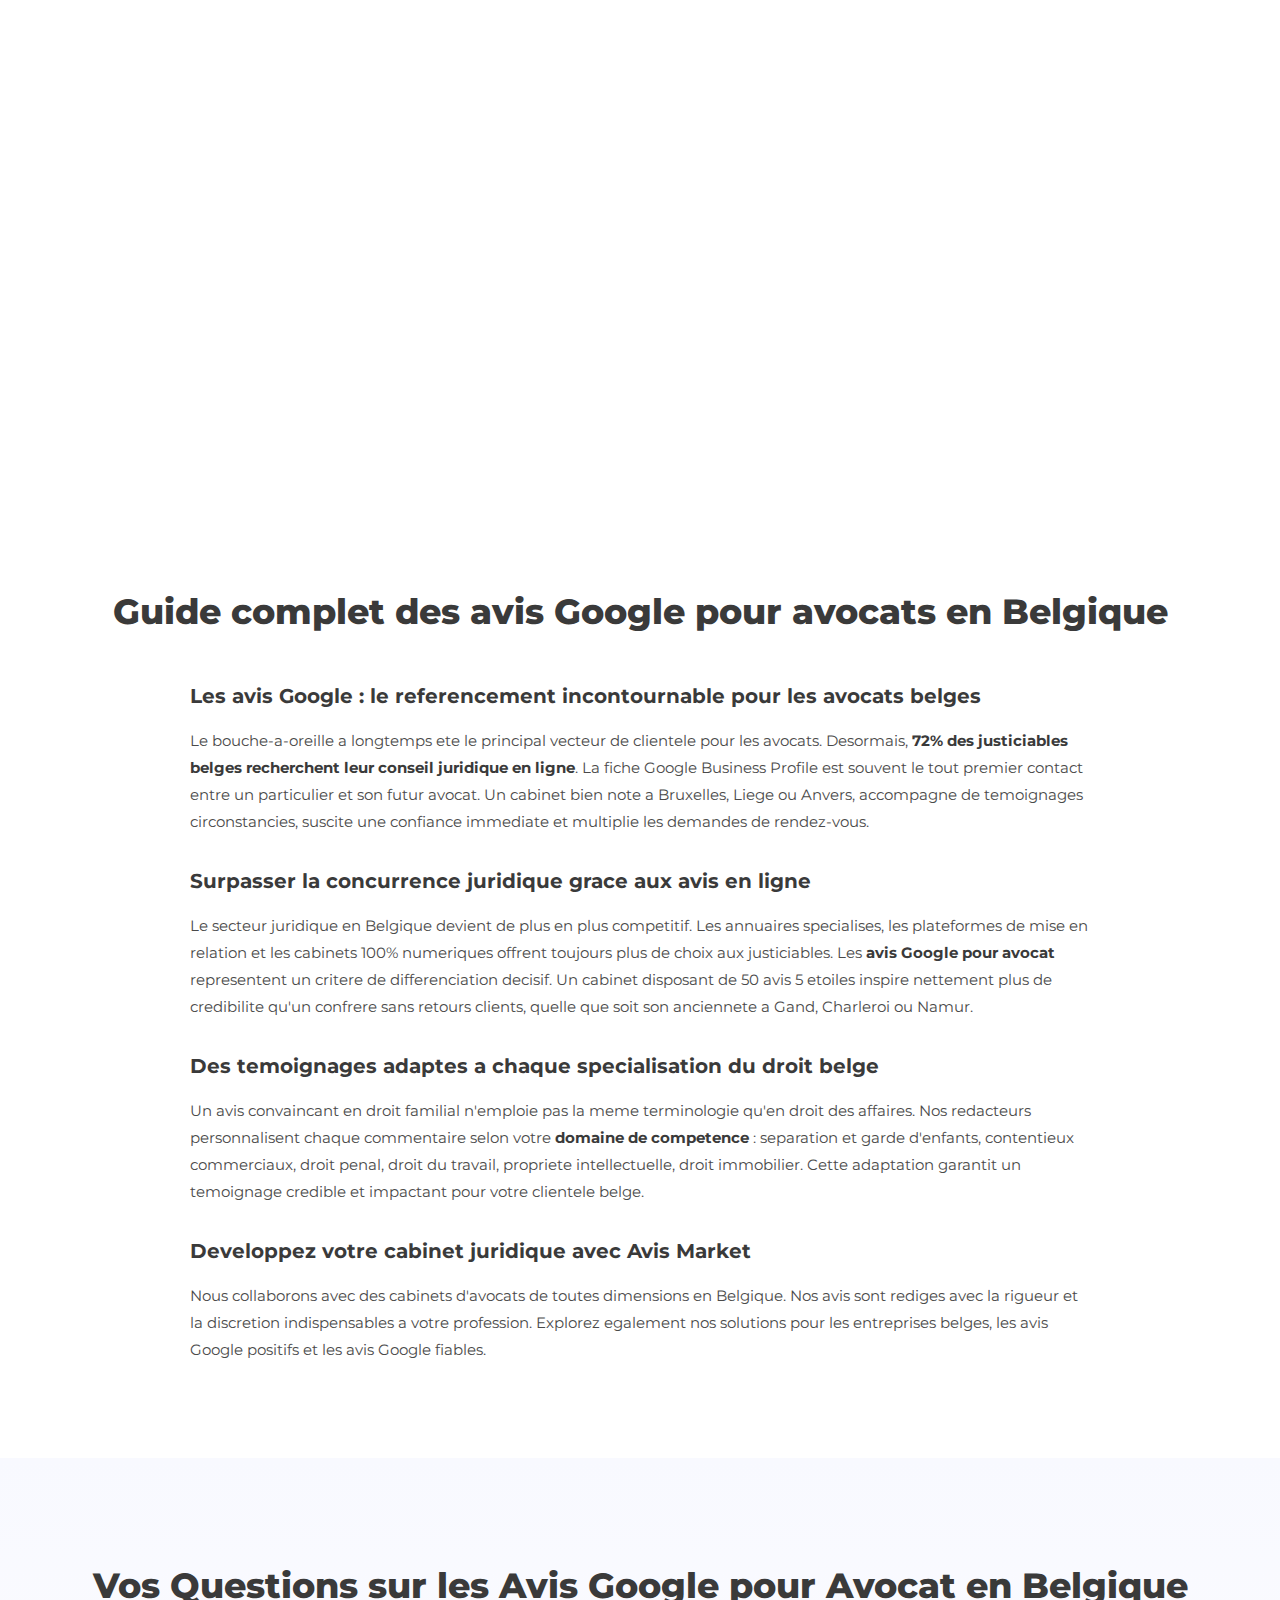
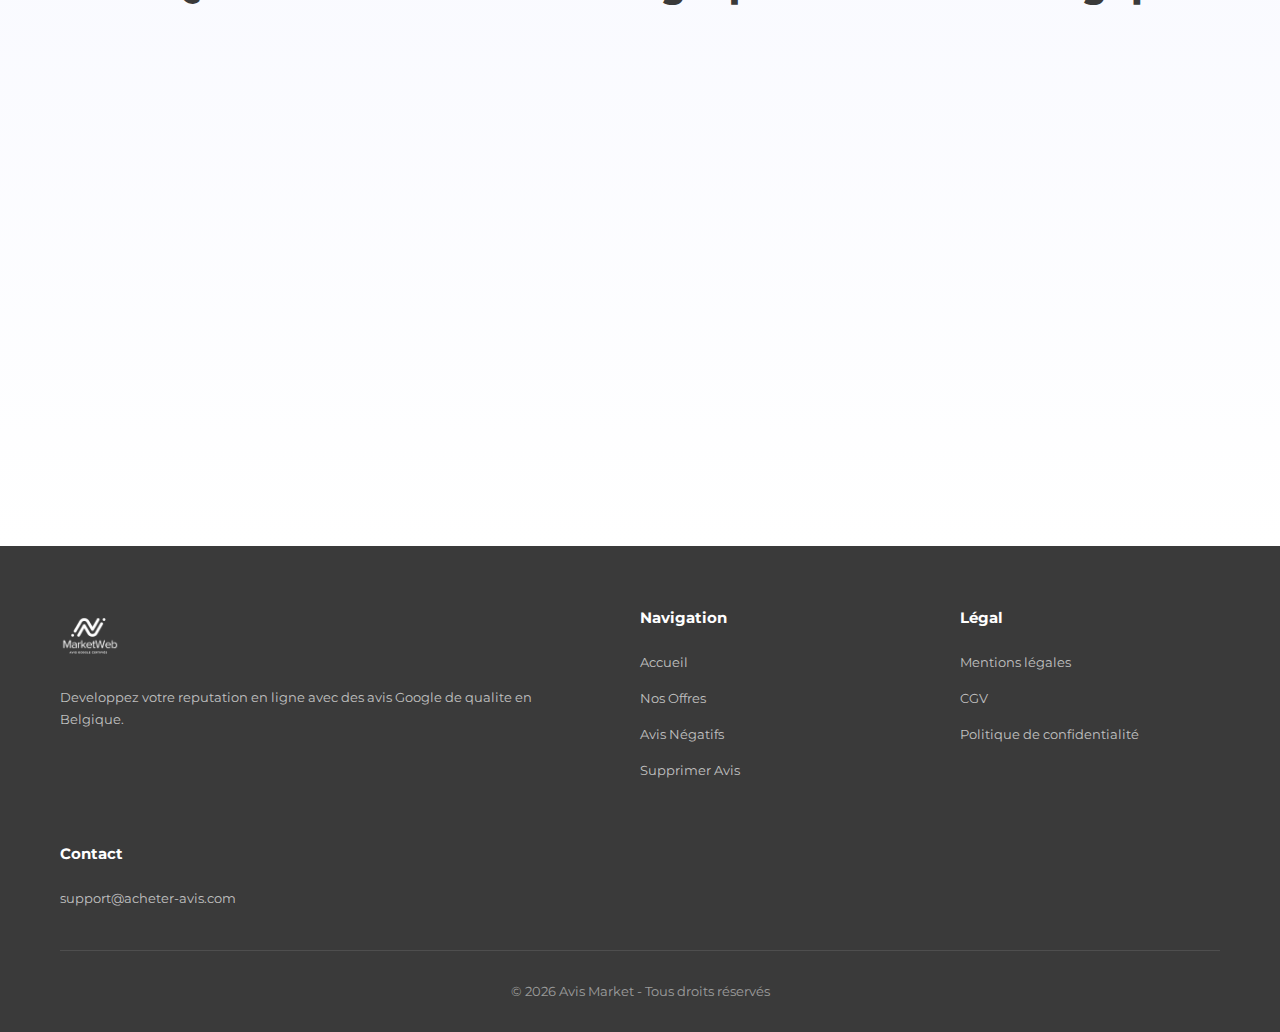
<file: avis-google-avocat.html>
<!DOCTYPE html>
<html lang="fr">
<head>
    <meta charset="UTF-8">
    <meta name="viewport" content="width=device-width, initial-scale=1.0">
    <meta name="robots" content="index, follow">
    <title>Avis Google Avocat Belgique - Achetez des Avis pour Cabinet Juridique</title>
    <meta name="description" content="Obtenez des avis Google pour votre cabinet d'avocat en Belgique. Rassurez vos futurs clients avec des avis 5 etoiles. Comptes belges verifies, garantie a vie des 99€.">
    <link rel="canonical" href="https://acheter-avis.com/avis-google-avocat.html"/>
    <link rel="alternate" hreflang="fr-BE" href="https://acheter-avis.com/avis-google-avocat.html"/>
    <link rel="alternate" hreflang="x-default" href="https://acheter-avis.com/avis-google-avocat.html"/>
    <meta name="geo.region" content="BE">
    <meta name="geo.placename" content="Bruxelles, Belgique">
    <meta name="geo.position" content="50.8503;4.3517">
    <meta name="ICBM" content="50.8503, 4.3517">
    <link rel="preconnect" href="https://fonts.googleapis.com">
    <link rel="preconnect" href="https://fonts.gstatic.com" crossorigin>
    <link href="https://fonts.googleapis.com/css2?family=Montserrat:wght@400;500;600;700;800&display=swap" rel="stylesheet">
    <link rel="stylesheet" href="styles.css">
    <link rel="icon" type="image/x-icon" href="/favicon.ico">
    <link rel="shortcut icon" href="/favicon.ico">
    <link rel="apple-touch-icon" type="image/png" sizes="96x96" href="./logo/apple-icon-96x96.png">
    <link rel="icon" type="image/png" sizes="32x32" href="./logo/android-icon-32x32.png">
    <link rel="icon" type="image/png" sizes="96x96" href="./logo/android-icon-96x96.png">
    <meta name="msapplication-TileColor" content="#ffffff">
    <meta name="msapplication-TileImage" content="./logo/ms-icon-96x96.png">

    <meta property="og:type" content="website">
    <meta property="og:url" content="https://acheter-avis.com/avis-google-avocat.html">
    <meta property="og:title" content="Avis Google Avocat Belgique - Achetez des Avis pour Cabinet Juridique">
    <meta property="og:description" content="Obtenez des avis Google pour votre cabinet d'avocat en Belgique. Garantie a vie des 99€.">
    <meta property="og:image" content="https://acheter-avis.com/acheter-avis-google.png">
    <meta property="og:locale" content="fr_BE">
    <meta property="og:site_name" content="Avis Market">

    <meta name="twitter:card" content="summary_large_image">
    <meta name="twitter:title" content="Avis Google Avocat Belgique - Achetez des Avis pour Cabinet Juridique">
    <meta name="twitter:description" content="Obtenez des avis Google pour votre cabinet d'avocat en Belgique. Garantie a vie des 99€.">
    <meta name="twitter:image" content="https://acheter-avis.com/acheter-avis-google.png">

    <script type="application/ld+json">
    {
        "@context": "https://schema.org",
        "@graph": [
            {
                "@type": "BreadcrumbList",
                "itemListElement": [
                    {
                        "@type": "ListItem",
                        "position": 1,
                        "name": "Accueil",
                        "item": "https://acheter-avis.com/"
                    },
                    {
                        "@type": "ListItem",
                        "position": 2,
                        "name": "Avis Google Avocat Belgique",
                        "item": "https://acheter-avis.com/avis-google-avocat.html"
                    }
                ]
            },
            {
                "@type": "Organization",
                "name": "Avis Market",
                "url": "https://acheter-avis.com",
                "logo": "https://acheter-avis.com/logo.png",
                "hasOfferCatalog": {
                    "@type": "OfferCatalog",
                    "name": "Nos services",
                    "itemListElement": [
                        {
                            "@type": "Offer",
                            "itemOffered": {
                                "@type": "Service",
                                "name": "avis google avocat belgique",
                                "url": "https://acheter-avis.com/avis-google-avocat.html"
                            }
                        }
                    ]
                }
            },
            {
                "@type": "FAQPage",
                "mainEntity": [
                    {
                        "@type": "Question",
                        "name": "Les avis rediges pour un avocat belge sont-ils credibles et professionnels ?",
                        "acceptedAnswer": {
                            "@type": "Answer",
                            "text": "Tout a fait. Chaque temoignage valorise vos competences juridiques, votre ecoute attentive et la clarte de vos conseils. Aucune information confidentielle liee a un dossier n'est jamais evoquee."
                        }
                    },
                    {
                        "@type": "Question",
                        "name": "Un cabinet d'avocat belge dispose-t-il d'une fiche Google pour recevoir des avis ?",
                        "acceptedAnswer": {
                            "@type": "Answer",
                            "text": "Oui, Google genere automatiquement une fiche pour les cabinets d'avocats en Belgique. Vos clients peuvent y deposer leurs commentaires. Des avis elogieux constituent un levier puissant pour capter une nouvelle clientele a Bruxelles, Liege ou Anvers."
                        }
                    },
                    {
                        "@type": "Question",
                        "name": "Quel volume d'avis Google est recommande pour un cabinet juridique belge ?",
                        "acceptedAnswer": {
                            "@type": "Answer",
                            "text": "Avec 25 a 50 avis positifs, votre cabinet se demarque nettement. La majorite des avocats belges disposent de tres peu de retours en ligne, ce qui vous confere un avantage concurrentiel immediat a Bruxelles, Gand, Charleroi ou Namur."
                        }
                    },
                    {
                        "@type": "Question",
                        "name": "Peut-on orienter les avis vers une specialite juridique precise ?",
                        "acceptedAnswer": {
                            "@type": "Answer",
                            "text": "Absolument. Nous ajustons chaque avis a votre champ d'expertise : droit familial, droit commercial, droit penal, droit du travail, droit immobilier, etc. Chaque temoignage reproduit une experience client authentique dans votre domaine."
                        }
                    }
                ]
            },
            {
                "@type": "ItemList",
                "name": "Nos Offres Avis Positifs",
                "itemListElement": [
                    {
                        "@type": "ListItem",
                        "position": 1,
                        "item": {
                            "@type": "Product",
                            "image": "https://acheter-avis.com/acheter-avis-google.png",
                            "brand": {
                                "@type": "Brand",
                                "name": "Avis Market"
                            },
                            "name": "25 Avis Positifs + 5 offerts",
                            "description": "Pack 25 Avis Positifs + 5 offerts.",
                            "offers": {
                                "@type": "Offer",
                                "availability": "https://schema.org/InStock",
                                "price": "99",
                                "priceCurrency": "EUR"
                            }
                        }
                    },
                    {
                        "@type": "ListItem",
                        "position": 2,
                        "item": {
                            "@type": "Product",
                            "image": "https://acheter-avis.com/acheter-avis-google.png",
                            "brand": {
                                "@type": "Brand",
                                "name": "Avis Market"
                            },
                            "name": "50 Avis Positifs + 10 offerts",
                            "description": "Pack 50 Avis Positifs + 10 offerts.",
                            "offers": {
                                "@type": "Offer",
                                "availability": "https://schema.org/InStock",
                                "price": "169",
                                "priceCurrency": "EUR"
                            }
                        }
                    },
                    {
                        "@type": "ListItem",
                        "position": 3,
                        "item": {
                            "@type": "Product",
                            "image": "https://acheter-avis.com/acheter-avis-google.png",
                            "brand": {
                                "@type": "Brand",
                                "name": "Avis Market"
                            },
                            "name": "100 Avis Positifs + 20 offerts",
                            "description": "Pack 100 Avis Positifs + 20 offerts.",
                            "offers": {
                                "@type": "Offer",
                                "availability": "https://schema.org/InStock",
                                "price": "279",
                                "priceCurrency": "EUR"
                            }
                        }
                    }
                ]
            }
        ]
    }
    </script>
</head>
<body>
    <header class="header">
        <div class="container">
            <a href="https://acheter-avis.com" class="logo">
                <img src="logo.png" alt="Avis Market - Achat d'avis Google en Belgique" title="Avis Market" width="512" height="512" class="logo-img">
            </a>
            <nav class="nav">
                <ul class="nav-list">
                    <li><a href="https://acheter-avis.com" class="nav-link">Accueil</a></li>
                    <li class="nav-item dropdown">
                        <a href="#" class="nav-link">Nos Offres <span class="dropdown-arrow">&#9660;</span></a>
                        <div class="dropdown-menu">
                            <a href="https://acheter-avis.com#offres-positifs">Avis Positifs</a>
                            <a href="acheter-avis-negatif-google.html#offres">Avis N&eacute;gatifs</a>
                            <a href="supprimer-avis-google.html#offres">Supprimer Avis</a>
                        </div>
                    </li>
                </ul>
            </nav>
            <button class="menu-toggle" aria-label="Menu">
                <span></span>
                <span></span>
                <span></span>
            </button>
        </div>
    </header>
    <div class="promo-bar">&#x26A1; -20% sur votre 1&egrave;re commande avec le code <span class="promo-code">BIENVENUE20</span></div>

    <section id="accueil" class="hero">
        <div class="container">
            <div class="hero-content">
                <h1>Avis Google Avocat en Belgique <br> Renforcez la Reputation de votre Cabinet</h1>
                <p class="hero-subtitle">Inspirez confiance aux justiciables belges avant meme la premiere consultation. Des avis Google authentiques qui soulignent votre savoir-faire juridique, votre disponibilite et la qualite de votre accompagnement a Bruxelles, Anvers, Liege et partout en Belgique.</p>
                <a href="#offres-positifs" class="btn btn-primary" title="avis google avocat belgique">Nos Offres</a>
            </div>
            <div class="hero-image">
                <img src="acheter-avis-google.png" alt="Acheter des avis Google pour avocat en Belgique" title="Avis Google avocat Belgique" width="964" height="421" class="hero-img" loading="eager">
            </div>
        </div>
    </section>

    <section class="stats">
        <div class="container">
            <div class="stat-card">
                <div class="stat-number" data-target="89" data-suffix="%">89%</div>
                <p>des justiciables belges verifient les avis en ligne</p>
            </div>
            <div class="stat-card">
                <div class="stat-number" data-target="75" data-suffix="%">75%</div>
                <p>selectionnent leur avocat sur base des avis</p>
            </div>
            <div class="stat-card">
                <div class="stat-number" data-target="75" data-suffix="%">75%</div>
                <p>attendent une note minimale de 4 etoiles</p>
            </div>
            <div class="stat-card">
                <div class="stat-number" data-target="0" data-static="+9%">+9%</div>
                <p>de mandats supplementaires</p>
            </div>
        </div>
    </section>

    <section class="credibility">
        <div class="container">
            <div class="credibility-image">
                <img src="acheter-avis-google-entreprise.webp" alt="Avis Google pour avocat en Belgique" title="Acheter avis Google cabinet avocat belge" width="601" height="791" class="credibility-img" loading="lazy">
            </div>
            <div class="credibility-content">
                <h2>En quoi les avis Google changent la donne pour un cabinet d'avocat belge ?</h2>
                <p>Faire appel a un avocat represente une decision capitale. Les justiciables belges recherchent un professionnel fiable et les <strong>avis Google</strong> constituent desormais le critere de selection numero un. Un cabinet affichant une notation elevee et des retours detailles se distingue instantanement de ses concurrents a Bruxelles, Liege ou Gand.</p>
                <p>La grande majorite des cabinets d'avocats en Belgique ne comptent que quelques avis sur leur fiche Google. C'est une veritable opportunite : avec seulement <strong>25 a 50 temoignages positifs</strong>, vous pouvez dominer votre zone geographique et votre specialite juridique dans les resultats de recherche.</p>
                <a href="#offres-positifs" class="btn btn-primary">Commander</a>
            </div>
        </div>
    </section>

    <section class="credibility credibility-reverse">
        <div class="container">
            <div class="credibility-content">
                <h2>Des temoignages juridiques convaincants pour rassurer votre future clientele</h2>
                <p>Un avis percutant pour un avocat belge doit refleter un vecu client credible : <strong>pertinence des conseils, reactivite, suivi rigoureux de la procedure</strong>, transparence sur les honoraires. Nos redacteurs maitrisent ces subtilites et elaborent des commentaires qui sonnent juste.</p>
                <p>Droit familial, droit penal, droit commercial, droit immobilier, droit social... Chaque avis est <strong>calibre selon votre domaine d'expertise</strong> pour optimiser sa credibilite et son pouvoir de conversion aupres des justiciables de Charleroi, Namur, Anvers ou de toute la Belgique.</p>
                <a href="#offres-positifs" class="btn btn-primary" title="acheter avis google avocat belgique">Commander</a>
            </div>
            <div class="credibility-image">
                <img src="acheter-faux-avis-google.webp" alt="Fiche Google avocat belge avec avis 5 etoiles" title="Avis 5 etoiles avocat Belgique" width="900" height="600" class="credibility-img" loading="lazy">
            </div>
        </div>
    </section>

    <section class="how-it-works">
        <div class="container">
            <h2 class="section-title">Comment se deroule le processus ?</h2>
            <div class="steps">
                <div class="step">
                    <div class="step-icon"><span>1</span></div>
                    <h3>Choisissez votre formule</h3>
                    <p>Determinez le volume d'avis necessaire pour asseoir la reputation de votre cabinet. Votre commande est traitee des la confirmation du paiement.</p>
                </div>
                <div class="step">
                    <div class="step-icon"><span>2</span></div>
                    <h3>Echange personnalise via WhatsApp</h3>
                    <p>Un membre de notre equipe vous contacte pour recueillir les details de votre cabinet belge. Cela nous permet de produire des avis coherents, naturels et en phase avec votre pratique juridique.</p>
                </div>
                <div class="step">
                    <div class="step-icon"><span>3</span></div>
                    <h3>Publication progressive des avis</h3>
                    <p>Les temoignages sont diffuses de maniere echelonnee pour un rendu parfaitement organique. Votre notoriete, votre credibilite et votre taux de prise de contact progressent jour apres jour.</p>
                </div>
            </div>
        </div>
    </section>

    <section id="offres-positifs" class="pricing">
        <div class="container">
            <h2 class="section-title">Avis Google Avocat Belgique - Nos Formules</h2>
            <p class="section-subtitle">Des temoignages juridiques professionnels qui mettent en valeur votre expertise, votre ecoute et votre accompagnement en Belgique.</p>
            <div class="pricing-cards">
                <div class="pricing-card">
                    <div class="pricing-header">
                        <h3>25 Avis Positifs</h3>
                        <div class="pricing-bonus">+ 5 offerts</div>
                    </div>
                    <div class="pricing-price">
                        <span class="price">99&euro;</span>
                    </div>
                    <ul class="pricing-features">
                        <li><span class="check">&#10003;</span> Comptes &#x1F1E7;&#x1F1EA;</li>
                        <li><span class="check">&#10003;</span> Nom prenom &#x1F1E7;&#x1F1EA;</li>
                        <li><span class="check">&#10003;</span> Textes Personnalises</li>
                        <li><span class="check">&#10003;</span> Fournissez vos Textes</li>
                        <li><span class="check">&#10003;</span> Fournissez vos Images</li>
                        <li><span class="check">&#10003;</span> Garantie a vie</li>
                        <li><span class="check">&#10003;</span> Rythme 1 a 2 avis/jrs</li>
                        <li><span class="check">&#10003;</span> Service Client 24/7</li>
                    </ul>
                    <a href="https://buy.stripe.com/cNi00i45B4re0GS8bRabK0z" class="btn btn-outline" target="_blank" rel="noopener noreferrer">Commander</a>
                </div>

                <div class="pricing-card featured">
                    <div class="pricing-badge">Populaire</div>
                    <div class="pricing-header">
                        <h3>50 Avis Positifs</h3>
                        <div class="pricing-bonus">+ 10 offerts</div>
                    </div>
                    <div class="pricing-price">
                        <span class="price">169&euro;</span>
                    </div>
                    <ul class="pricing-features">
                        <li><span class="check">&#10003;</span> Comptes &#x1F1E7;&#x1F1EA;</li>
                        <li><span class="check">&#10003;</span> Nom prenom &#x1F1E7;&#x1F1EA;</li>
                        <li><span class="check">&#10003;</span> Textes Personnalises</li>
                        <li><span class="check">&#10003;</span> Fournissez vos Textes</li>
                        <li><span class="check">&#10003;</span> Fournissez vos Images</li>
                        <li><span class="check">&#10003;</span> Garantie a vie</li>
                        <li><span class="check">&#10003;</span> Rythme 1 a 2 avis/jrs</li>
                        <li><span class="check">&#10003;</span> Service Client 24/7</li>
                    </ul>
                    <a href="https://buy.stripe.com/28E28qfOj3na1KW3VBabK0A" class="btn btn-primary" title="acheter avis google avocat belgique" target="_blank" rel="noopener noreferrer">Commander</a>
                </div>

                <div class="pricing-card">
                    <div class="pricing-header">
                        <h3>100 Avis Positifs</h3>
                        <div class="pricing-bonus">+ 20 offerts</div>
                    </div>
                    <div class="pricing-price">
                        <span class="price">279&euro;</span>
                    </div>
                    <ul class="pricing-features">
                        <li><span class="check">&#10003;</span> Comptes &#x1F1E7;&#x1F1EA;</li>
                        <li><span class="check">&#10003;</span> Nom prenom &#x1F1E7;&#x1F1EA;</li>
                        <li><span class="check">&#10003;</span> Textes Personnalises</li>
                        <li><span class="check">&#10003;</span> Fournissez vos Textes</li>
                        <li><span class="check">&#10003;</span> Fournissez vos Images</li>
                        <li><span class="check">&#10003;</span> Garantie a vie</li>
                        <li><span class="check">&#10003;</span> Rythme 1 a 2 avis/jrs</li>
                        <li><span class="check">&#10003;</span> Service Client 24/7</li>
                    </ul>
                    <a href="https://buy.stripe.com/00wfZg59F1f2exI77NabK0B" class="btn btn-outline" title="avis google avocat belgique" target="_blank" rel="noopener noreferrer">Commander</a>
                </div>
            </div>
        </div>
    </section>

    <section class="testimonials">
        <div class="container">
            <h2 class="section-title">Des avocats belges qui nous font confiance</h2>
            <div class="testimonials-grid">
                <div class="testimonial-card">
                    <img src="acheter-avis-google-my-business.webp" alt="Temoignage avocat belge avis Google" title="Retour client avocat Belgique" width="768" height="1496" class="testimonial-img" loading="lazy">
                </div>
                <div class="testimonial-card">
                    <img src="acheter-commentaire-google.webp" alt="Retour d'experience avocat avis Google Belgique" title="Resultat avis Google cabinet avocat belge" width="768" height="1496" class="testimonial-img" loading="lazy">
                </div>
                <div class="testimonial-card">
                    <img src="achat-avis-positif-google.webp" alt="Avocat belge satisfait du service avis Google" title="Note Google avocat Belgique" width="768" height="1496" class="testimonial-img" loading="lazy">
                </div>
                <div class="testimonial-card">
                    <img src="achat-avis-positifs.webp" alt="Resultats concrets avis Google pour cabinet avocat belge" title="Impact avis Google sur cabinet juridique en Belgique" width="768" height="1496" class="testimonial-img" loading="lazy">
                </div>
            </div>
        </div>
    </section>

    <section class="seo-content">
        <div class="container">
            <h2 class="section-title">Guide complet des avis Google pour avocats en Belgique</h2>
            <div class="seo-text">
                <h3>Les avis Google : le referencement incontournable pour les avocats belges</h3>
                <p>Le bouche-a-oreille a longtemps ete le principal vecteur de clientele pour les avocats. Desormais, <strong>72% des justiciables belges recherchent leur conseil juridique en ligne</strong>. La fiche Google Business Profile est souvent le tout premier contact entre un particulier et son futur avocat. Un cabinet bien note a Bruxelles, Liege ou Anvers, accompagne de temoignages circonstancies, suscite une confiance immediate et multiplie les demandes de rendez-vous.</p>

                <h3>Surpasser la concurrence juridique grace aux avis en ligne</h3>
                <p>Le secteur juridique en Belgique devient de plus en plus competitif. Les annuaires specialises, les plateformes de mise en relation et les cabinets 100% numeriques offrent toujours plus de choix aux justiciables. Les <strong>avis Google pour avocat</strong> representent un critere de differenciation decisif. Un cabinet disposant de 50 avis 5 etoiles inspire nettement plus de credibilite qu'un confrere sans retours clients, quelle que soit son anciennete a Gand, Charleroi ou Namur.</p>

                <h3>Des temoignages adaptes a chaque specialisation du droit belge</h3>
                <p>Un avis convaincant en droit familial n'emploie pas la meme terminologie qu'en droit des affaires. Nos redacteurs personnalisent chaque commentaire selon votre <strong>domaine de competence</strong> : separation et garde d'enfants, contentieux commerciaux, droit penal, droit du travail, propriete intellectuelle, droit immobilier. Cette adaptation garantit un temoignage credible et impactant pour votre clientele belge.</p>

                <h3>Developpez votre cabinet juridique avec Avis Market</h3>
                <p>Nous collaborons avec des cabinets d'avocats de toutes dimensions en Belgique. Nos avis sont rediges avec la rigueur et la discretion indispensables a votre profession. Explorez egalement nos solutions pour les <a href="avis-google-entreprise.html">entreprises belges</a>, les <a href="acheter-avis-google-positifs.html">avis Google positifs</a> et les <a href="achat-avis-google-fiable.html">avis Google fiables</a>.</p>
            </div>
        </div>
    </section>

    <section class="faq">
        <div class="container">
            <h2 class="section-title">Vos Questions sur les Avis Google pour Avocat en Belgique</h2>
            <div class="faq-list">
                <div class="faq-item">
                    <button class="faq-question">
                        <span>Les avis rediges pour un avocat belge sont-ils credibles et professionnels ?</span>
                        <span class="faq-icon">+</span>
                    </button>
                    <div class="faq-answer">
                        <p>Tout a fait. Chaque temoignage valorise vos competences juridiques, votre ecoute attentive et la clarte de vos conseils. Aucune information confidentielle liee a un dossier n'est jamais evoquee dans les avis.</p>
                    </div>
                </div>
                <div class="faq-item">
                    <button class="faq-question">
                        <span>Un cabinet d'avocat belge dispose-t-il d'une fiche Google pour recevoir des avis ?</span>
                        <span class="faq-icon">+</span>
                    </button>
                    <div class="faq-answer">
                        <p>Oui, Google genere automatiquement une fiche pour les cabinets d'avocats en Belgique. Vos clients peuvent y deposer librement leurs commentaires. Des avis elogieux constituent un levier puissant pour capter une nouvelle clientele a Bruxelles, Liege, Anvers ou Gand.</p>
                    </div>
                </div>
                <div class="faq-item">
                    <button class="faq-question">
                        <span>Quel volume d'avis Google est recommande pour un cabinet juridique belge ?</span>
                        <span class="faq-icon">+</span>
                    </button>
                    <div class="faq-answer">
                        <p>Avec 25 a 50 avis positifs, votre cabinet se demarque nettement de la concurrence. La majorite des avocats belges disposent de tres peu de retours en ligne, ce qui vous confere un avantage concurrentiel immediat a Charleroi, Namur ou ailleurs en Belgique.</p>
                    </div>
                </div>
                <div class="faq-item">
                    <button class="faq-question">
                        <span>Peut-on orienter les avis vers une specialite juridique precise ?</span>
                        <span class="faq-icon">+</span>
                    </button>
                    <div class="faq-answer">
                        <p>Absolument. Nous ajustons chaque avis a votre champ d'expertise : droit familial, droit commercial, droit penal, droit immobilier, droit du travail, etc. Chaque temoignage reproduit une experience client authentique dans votre domaine de competence.</p>
                    </div>
                </div>
            </div>
        </div>
    </section>

    <footer class="footer">
        <div class="container">
            <div class="footer-content">
                <div class="footer-brand">
                    <a href="https://acheter-avis.com" class="logo">
                        <img src="logo.png" alt="Avis Market - Logo" title="Avis Market" width="512" height="512" class="logo-img">
                    </a>
                    <p>Developpez votre reputation en ligne avec des avis Google de qualite en Belgique.</p>
                </div>
                <div class="footer-links">
                    <h4>Navigation</h4>
                    <ul>
                        <li><a href="https://acheter-avis.com">Accueil</a></li>
                        <li><a href="https://acheter-avis.com#offres-positifs">Nos Offres</a></li>
                        <li><a href="acheter-avis-negatif-google.html">Avis N&eacute;gatifs</a></li>
                        <li><a href="supprimer-avis-google.html">Supprimer Avis</a></li>
                    </ul>
                </div>
                <div class="footer-links">
                    <h4>L&eacute;gal</h4>
                    <ul>
                        <li><a href="#">Mentions l&eacute;gales</a></li>
                        <li><a href="#">CGV</a></li>
                        <li><a href="#">Politique de confidentialit&eacute;</a></li>
                    </ul>
                </div>
                <div class="footer-links">
                    <h4>Contact</h4>
                    <ul>
                        <li><a href="mailto:support@acheter-avis.com">support@acheter-avis.com</a></li>
                    </ul>
                </div>
            </div>
            <div class="footer-bottom">
                <p>&copy; 2026 Avis Market - Tous droits r&eacute;serv&eacute;s</p>
            </div>
        </div>
    </footer>


    <script>
        document.addEventListener('DOMContentLoaded', function() {
            const menuToggle = document.querySelector('.menu-toggle');
            const nav = document.querySelector('.nav');
            if (menuToggle && nav) {
                menuToggle.addEventListener('click', function() {
                    nav.classList.toggle('active');
                    menuToggle.classList.toggle('active');
                });
                const navLinks = document.querySelectorAll('.nav-link:not(.nav-item.dropdown > .nav-link)');
                navLinks.forEach(link => {
                    link.addEventListener('click', function() {
                        nav.classList.remove('active');
                        menuToggle.classList.remove('active');
                    });
                });
            }
            const dropdowns = document.querySelectorAll('.nav-item.dropdown');
            dropdowns.forEach(dropdown => {
                const dropdownLink = dropdown.querySelector('.nav-link');
                dropdownLink.addEventListener('click', function(e) {
                    if (window.innerWidth <= 768) {
                        e.preventDefault();
                        dropdown.classList.toggle('active');
                    }
                });
            });
            const dropdownMenuLinks = document.querySelectorAll('.dropdown-menu a');
            dropdownMenuLinks.forEach(link => {
                link.addEventListener('click', function() {
                    if (window.innerWidth <= 768) {
                        const nav = document.querySelector('.nav');
                        const menuToggle = document.querySelector('.menu-toggle');
                        nav.classList.remove('active');
                        menuToggle.classList.remove('active');
                        document.querySelectorAll('.nav-item.dropdown').forEach(d => d.classList.remove('active'));
                    }
                });
            });
            const anchorLinks = document.querySelectorAll('a[href^="#"]');
            anchorLinks.forEach(link => {
                link.addEventListener('click', function(e) {
                    e.preventDefault();
                    const targetId = this.getAttribute('href');
                    const targetElement = document.querySelector(targetId);
                    if (targetElement) {
                        const headerHeight = document.querySelector('.header').offsetHeight;
                        const targetPosition = targetElement.offsetTop - headerHeight;
                        window.scrollTo({ top: targetPosition, behavior: 'smooth' });
                    }
                });
            });
            const faqItems = document.querySelectorAll('.faq-item');
            faqItems.forEach(item => {
                const question = item.querySelector('.faq-question');
                question.addEventListener('click', function() {
                    faqItems.forEach(otherItem => {
                        if (otherItem !== item && otherItem.classList.contains('active')) {
                            otherItem.classList.remove('active');
                        }
                    });
                    item.classList.toggle('active');
                });
            });
            const sections = document.querySelectorAll('section[id]');
            const navLinksAll = document.querySelectorAll('.nav-link');
            function updateActiveNav() {
                const scrollPosition = window.scrollY + 100;
                sections.forEach(section => {
                    const sectionTop = section.offsetTop;
                    const sectionHeight = section.offsetHeight;
                    const sectionId = section.getAttribute('id');
                    if (scrollPosition >= sectionTop && scrollPosition < sectionTop + sectionHeight) {
                        navLinksAll.forEach(link => {
                            link.classList.remove('active');
                            if (link.getAttribute('href') === '#' + sectionId) {
                                link.classList.add('active');
                            }
                        });
                    }
                });
            }
            window.addEventListener('scroll', updateActiveNav);
            const header = document.querySelector('.header');
            function updateHeader() {
                if (window.scrollY > 50) {
                    header.style.boxShadow = '0 4px 20px rgba(0, 0, 0, 0.1)';
                } else {
                    header.style.boxShadow = '0 4px 15px rgba(0, 0, 0, 0.08)';
                }
            }
            window.addEventListener('scroll', updateHeader);
            const animateElements = document.querySelectorAll('.stat-card, .step, .pricing-card, .testimonial-card, .faq-item');
            const observerOptions = { threshold: 0.1, rootMargin: '0px 0px -50px 0px' };
            const observer = new IntersectionObserver(function(entries) {
                entries.forEach(entry => {
                    if (entry.isIntersecting) {
                        entry.target.style.opacity = '1';
                        entry.target.style.transform = 'translateY(0)';
                    }
                });
            }, observerOptions);
            animateElements.forEach(element => {
                element.style.opacity = '0';
                element.style.transform = 'translateY(30px)';
                element.style.transition = 'opacity 0.6s ease, transform 0.6s ease';
                observer.observe(element);
            });
            const statNumbers = document.querySelectorAll('.stat-number');
            let animated = false;
            function animateCounters() {
                if (animated) return;
                statNumbers.forEach(stat => {
                    const staticText = stat.getAttribute('data-static');
                    if (staticText) { stat.textContent = staticText; return; }
                    const target = parseInt(stat.getAttribute('data-target') || stat.textContent);
                    const suffix = stat.getAttribute('data-suffix') || '%';
                    if (isNaN(target) || target <= 0) return;
                    let current = 0;
                    const increment = target / 50;
                    const duration = 2000;
                    const stepTime = duration / 50;
                    const counter = setInterval(() => {
                        current += increment;
                        if (current >= target) { stat.textContent = target + suffix; clearInterval(counter); }
                        else { stat.textContent = Math.floor(current) + suffix; }
                    }, stepTime);
                });
                animated = true;
            }
            const statsSection = document.querySelector('.stats');
            if (statsSection) {
                const statsObserver = new IntersectionObserver((entries) => {
                    entries.forEach(entry => { if (entry.isIntersecting) { animateCounters(); } });
                }, { threshold: 0.5 });
                statsObserver.observe(statsSection);
            }
        });
    </script>
</body>
</html>
</file>
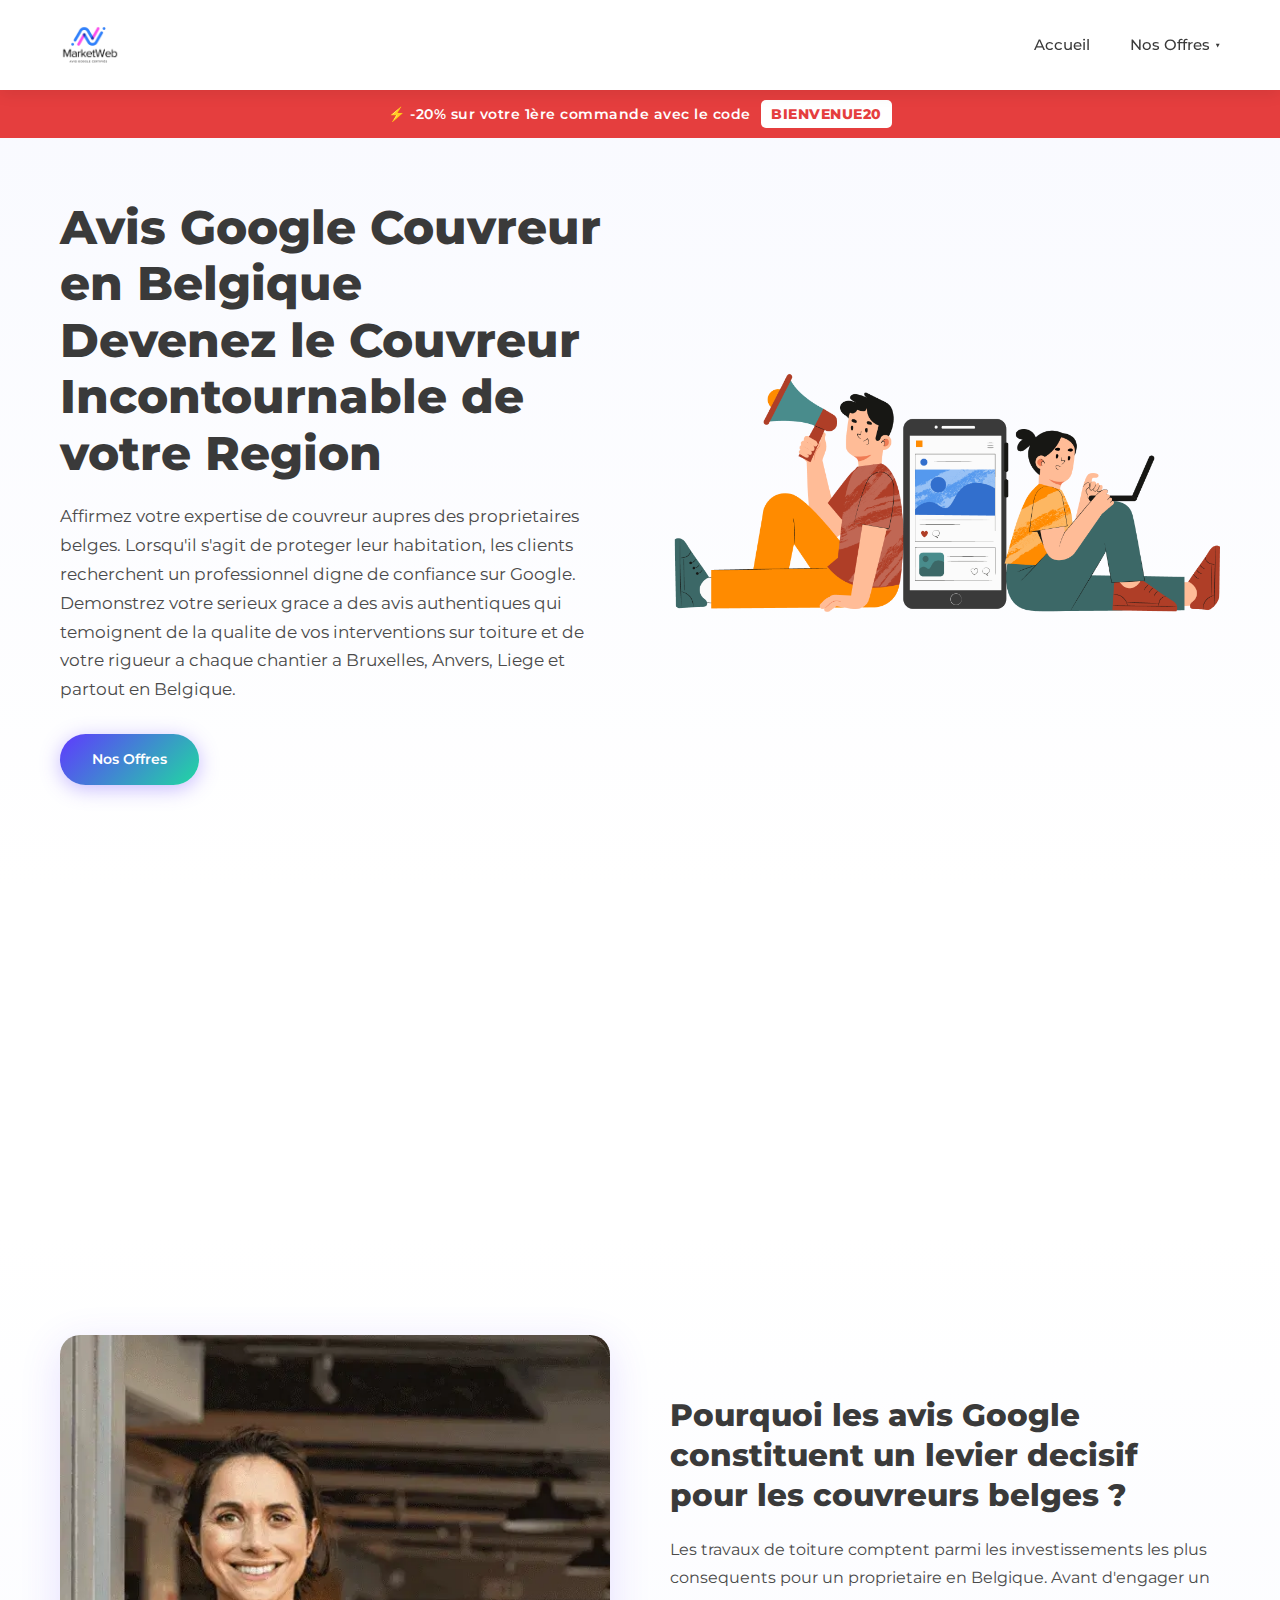
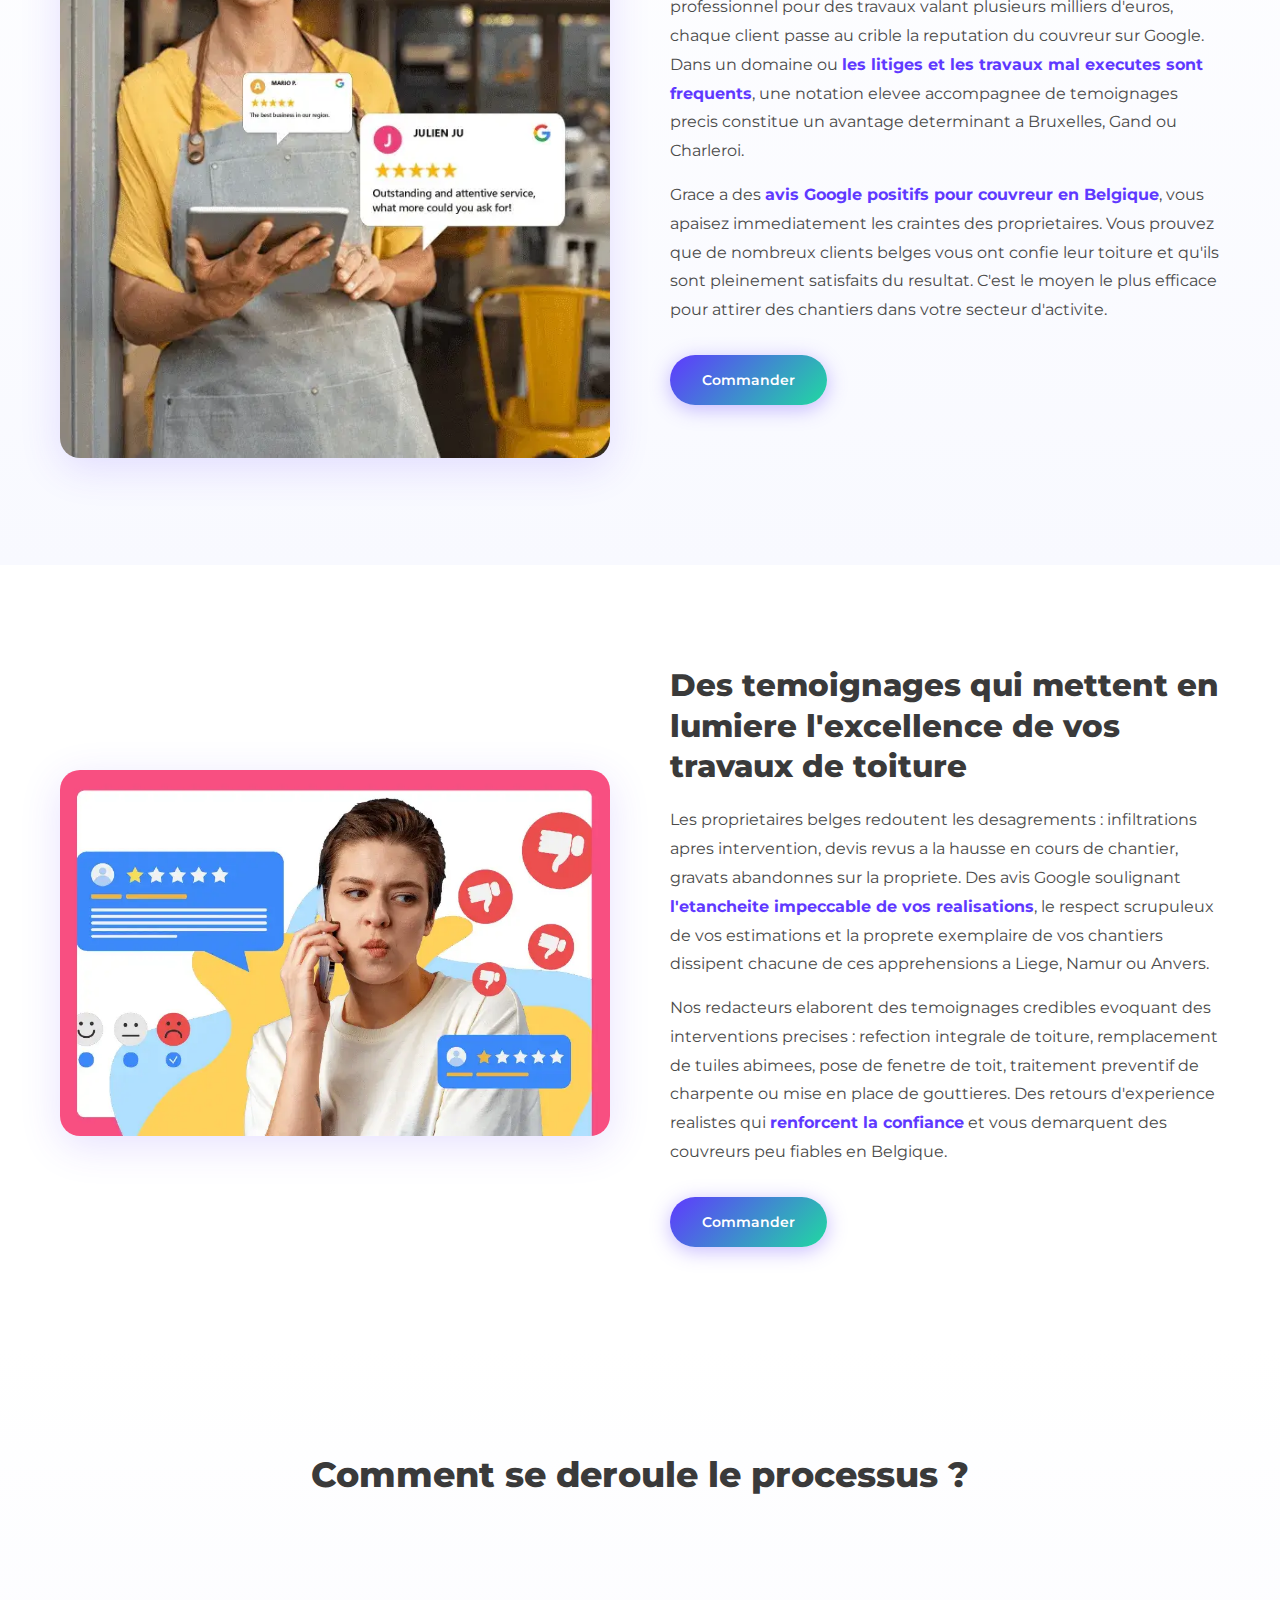
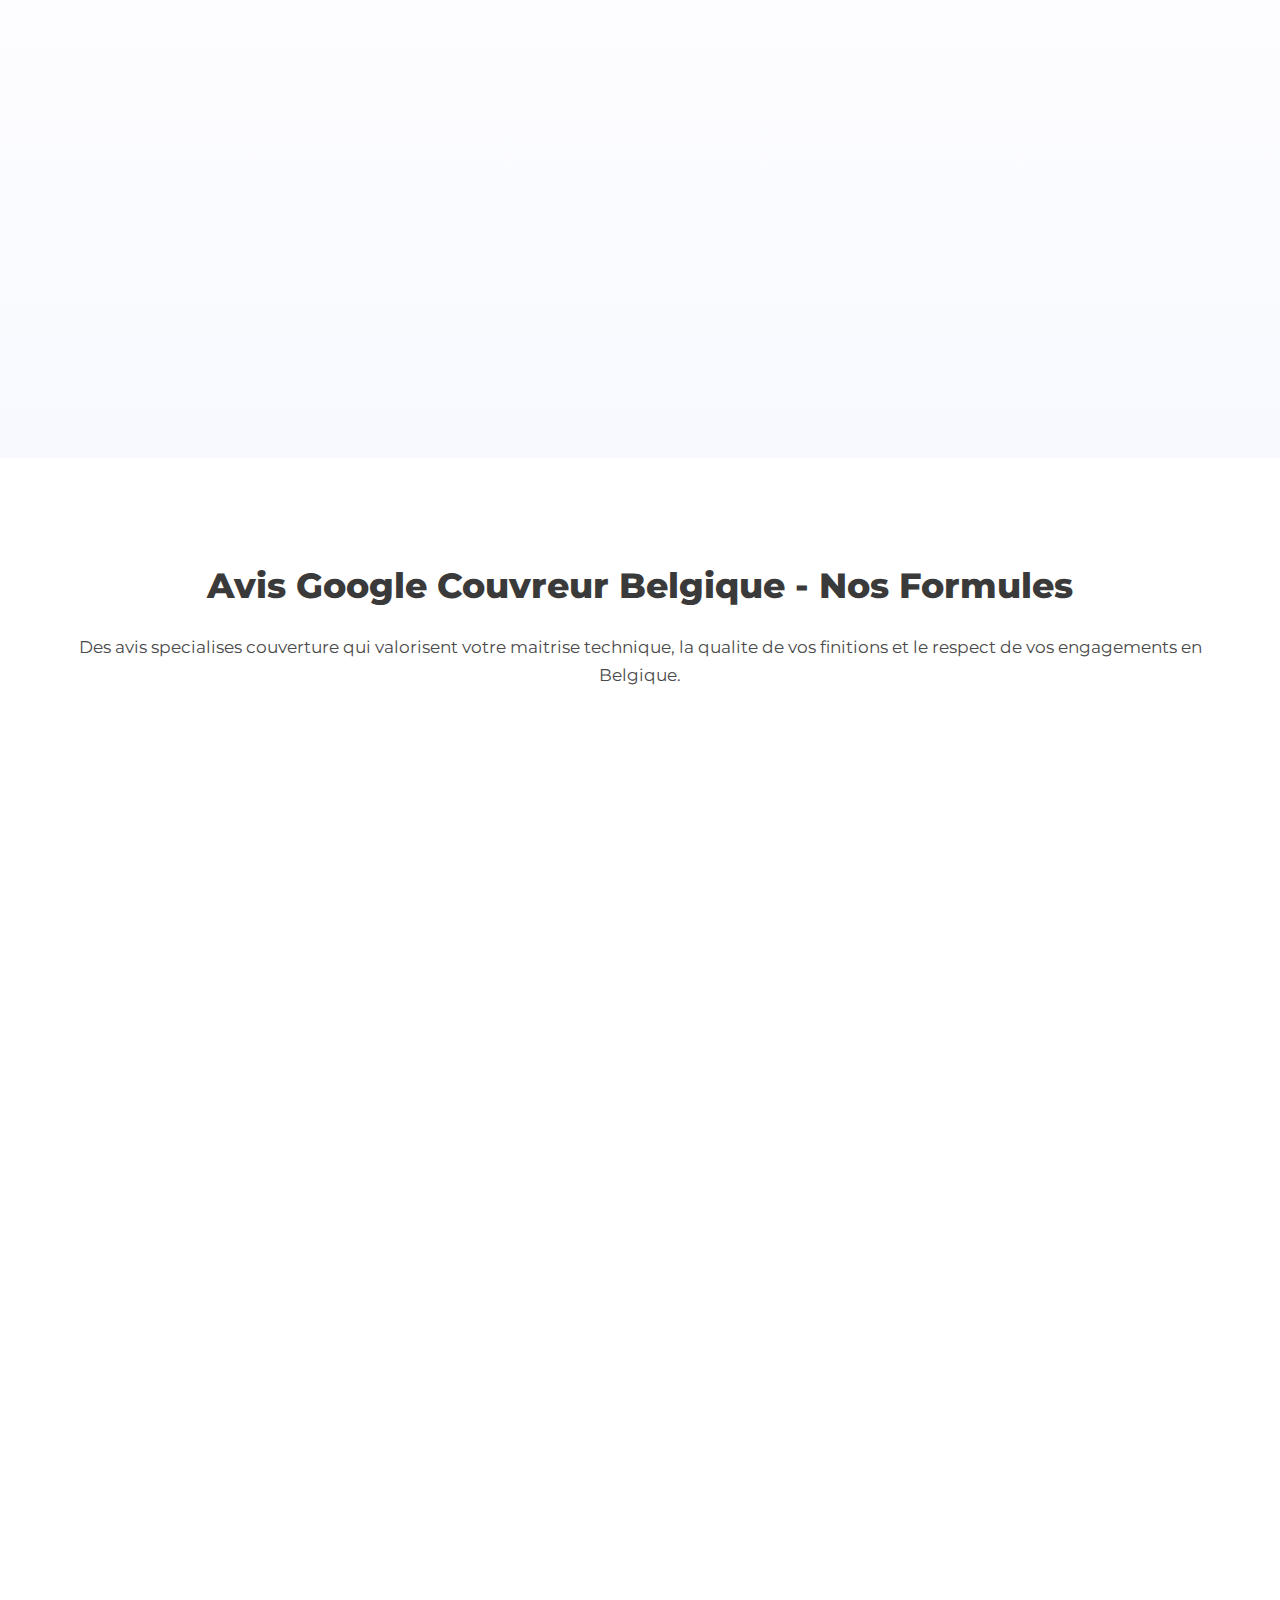
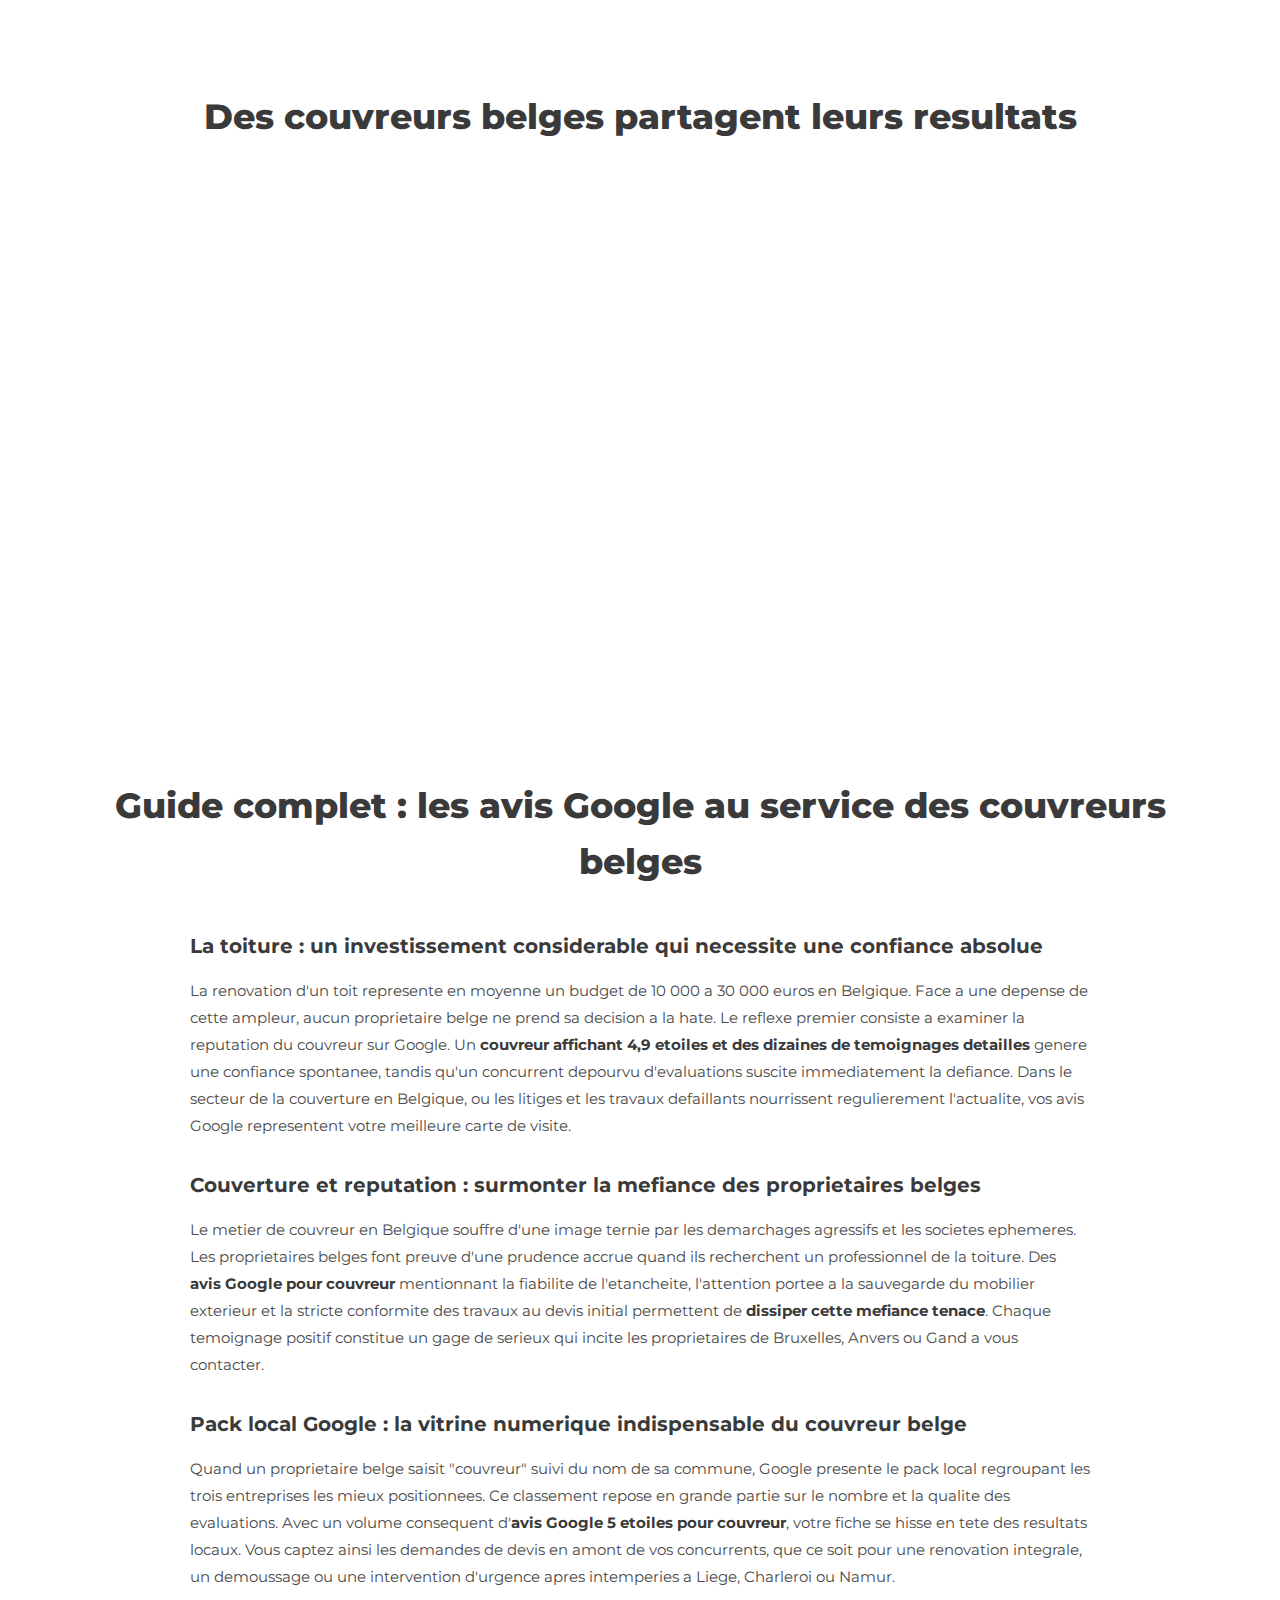
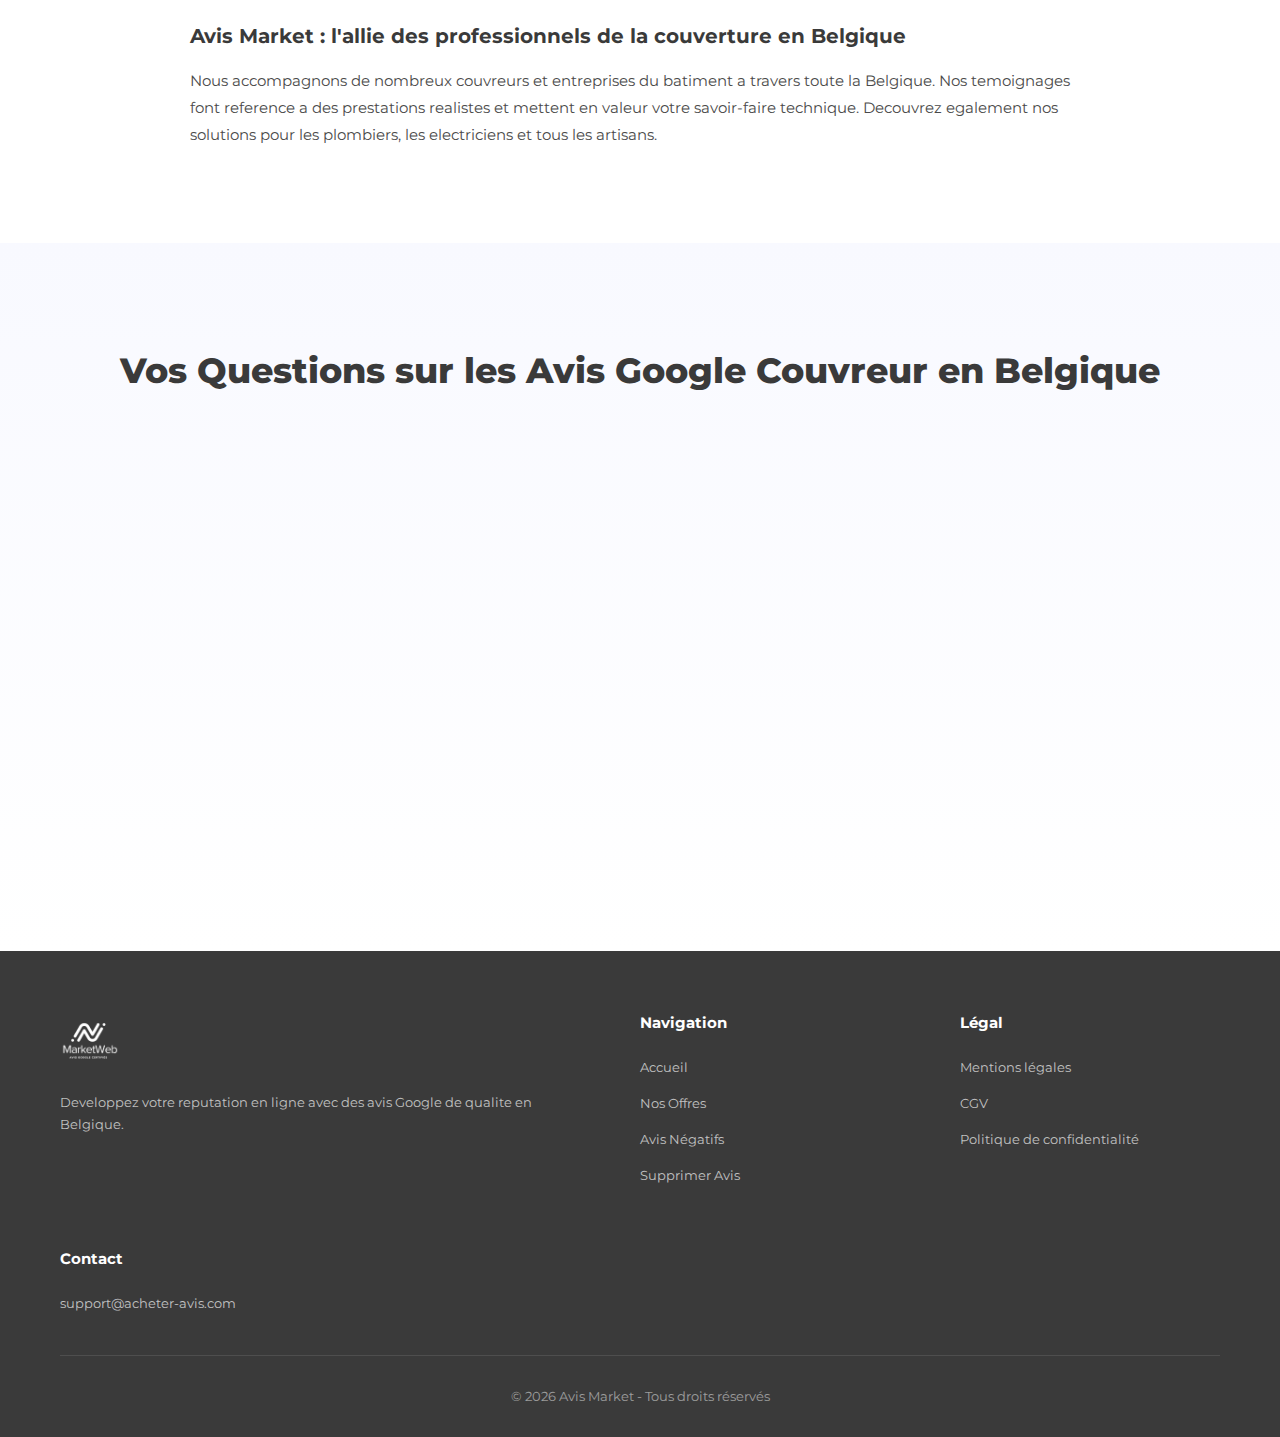
<file: avis-google-couvreur.html>
<!DOCTYPE html>
<html lang="fr">
<head>
    <meta charset="UTF-8">
    <meta name="viewport" content="width=device-width, initial-scale=1.0">
    <meta name="robots" content="index, follow">
    <title>Avis Google Couvreur Belgique - Renforcez votre Reputation de Couvreur</title>
    <meta name="description" content="Obtenez des avis Google pour votre entreprise de couverture en Belgique. Devenez le couvreur de reference avec des avis 5 etoiles. Comptes belges verifies, garantie a vie des 99€.">
    <link rel="canonical" href="https://acheter-avis.com/avis-google-couvreur.html"/>
    <link rel="alternate" hreflang="fr-BE" href="https://acheter-avis.com/avis-google-couvreur.html"/>
    <link rel="alternate" hreflang="x-default" href="https://acheter-avis.com/avis-google-couvreur.html"/>
    <meta name="geo.region" content="BE">
    <meta name="geo.placename" content="Bruxelles, Belgique">
    <meta name="geo.position" content="50.8503;4.3517">
    <meta name="ICBM" content="50.8503, 4.3517">
    <link rel="preconnect" href="https://fonts.googleapis.com">
    <link rel="preconnect" href="https://fonts.gstatic.com" crossorigin>
    <link href="https://fonts.googleapis.com/css2?family=Montserrat:wght@400;500;600;700;800&display=swap" rel="stylesheet">
    <link rel="stylesheet" href="styles.css">
    <link rel="icon" type="image/x-icon" href="/favicon.ico">
    <link rel="shortcut icon" href="/favicon.ico">
    <link rel="apple-touch-icon" type="image/png" sizes="96x96" href="./logo/apple-icon-96x96.png">
    <link rel="icon" type="image/png" sizes="32x32" href="./logo/android-icon-32x32.png">
    <link rel="icon" type="image/png" sizes="96x96" href="./logo/android-icon-96x96.png">
    <meta name="msapplication-TileColor" content="#ffffff">
    <meta name="msapplication-TileImage" content="./logo/ms-icon-96x96.png">

    <meta property="og:type" content="website">
    <meta property="og:url" content="https://acheter-avis.com/avis-google-couvreur.html">
    <meta property="og:title" content="Avis Google Couvreur Belgique - Renforcez votre Reputation de Couvreur">
    <meta property="og:description" content="Obtenez des avis Google pour votre entreprise de couverture en Belgique. Garantie a vie des 99€.">
    <meta property="og:image" content="https://acheter-avis.com/acheter-avis-google.png">
    <meta property="og:locale" content="fr_BE">
    <meta property="og:site_name" content="Avis Market">

    <meta name="twitter:card" content="summary_large_image">
    <meta name="twitter:title" content="Avis Google Couvreur Belgique - Renforcez votre Reputation de Couvreur">
    <meta name="twitter:description" content="Obtenez des avis Google pour votre entreprise de couverture en Belgique. Garantie a vie des 99€.">
    <meta name="twitter:image" content="https://acheter-avis.com/acheter-avis-google.png">

    <script type="application/ld+json">
    {
        "@context": "https://schema.org",
        "@type": "BreadcrumbList",
        "itemListElement": [
            {
                "@type": "ListItem",
                "position": 1,
                "name": "Accueil",
                "item": "https://acheter-avis.com/"
            },
            {
                "@type": "ListItem",
                "position": 2,
                "name": "Avis Google Couvreur Belgique",
                "item": "https://acheter-avis.com/avis-google-couvreur.html"
            }
        ]
    }
    </script>
    <script type="application/ld+json">
    {
        "@context": "https://schema.org",
        "@type": "Organization",
        "name": "Avis Market",
        "url": "https://acheter-avis.com",
        "logo": "https://acheter-avis.com/logo.png",
        "hasOfferCatalog": {
            "@type": "OfferCatalog",
            "name": "Nos services",
            "itemListElement": [
                {
                    "@type": "Offer",
                    "itemOffered": {
                        "@type": "Service",
                        "name": "Avis Google Couvreur Belgique",
                        "url": "https://acheter-avis.com/avis-google-couvreur.html"
                    }
                }
            ]
        }
    }
    </script>
    <script type="application/ld+json">
    {
        "@context": "https://schema.org",
        "@type": "FAQPage",
        "mainEntity": [
            {
                "@type": "Question",
                "name": "Les avis font-ils reference a des prestations de couverture concretes ?",
                "acceptedAnswer": {
                    "@type": "Answer",
                    "text": "Tout a fait. Chaque temoignage decrit des interventions reelles de toiture : renovation complete, changement d'ardoises, entretien de charpente, installation de gouttieres ou colmatage d'infiltrations. Les avis sont calibres selon les services que vous proposez en Belgique."
                }
            },
            {
                "@type": "Question",
                "name": "Quel volume d'avis Google est recommande pour un couvreur belge ?",
                "acceptedAnswer": {
                    "@type": "Answer",
                    "text": "Une formule de 25 a 50 avis est generalement suffisante pour asseoir votre credibilite. En Belgique, la plupart des couvreurs disposent de tres peu d'evaluations en ligne, ce qui vous offre une opportunite rapide de dominer votre zone a Bruxelles, Liege ou Charleroi."
                }
            },
            {
                "@type": "Question",
                "name": "Les avis contribuent-ils a rassurer les proprietaires belges sur la fiabilite de mon entreprise ?",
                "acceptedAnswer": {
                    "@type": "Answer",
                    "text": "Certainement. Nos temoignages soulignent des criteres de confiance fondamentaux en couverture : conformite au devis annonce, etancheite irreprochable, chantier rendu impeccable et travaux acheves dans les temps. Ces retours dissipent les inquietudes des clients face aux mauvaises pratiques du secteur en Belgique."
                }
            },
            {
                "@type": "Question",
                "name": "Des avis Google supplementaires permettent-ils vraiment a un couvreur de decrocher plus de chantiers en Belgique ?",
                "acceptedAnswer": {
                    "@type": "Answer",
                    "text": "Oui, de maniere significative. Les proprietaires belges comparent methodiquement les evaluations avant d'attribuer leurs travaux de toiture. Un couvreur affichant 4,8 etoiles avec de nombreux avis circonstancies sera sollicite en priorite, notamment pour les projets d'envergure a Bruxelles, Anvers ou Namur ou la confiance est capitale."
                }
            }
        ]
    }
    </script>
    <script type="application/ld+json">
    {
        "@context": "https://schema.org",
        "@type": "ItemList",
        "name": "Nos Offres Avis Positifs",
        "itemListElement": [
            {
                "@type": "Product",
                "position": 1,
                "name": "25 Avis Positifs + 5 offerts",
                "description": "Formule de 25 avis Google positifs avec comptes belges verifies, textes sur mesure, garantie a vie et assistance 24/7.",
                "image": "https://acheter-avis.com/logo.png",
                "offers": {
                    "@type": "Offer",
                    "price": "99",
                    "priceCurrency": "EUR",
                    "availability": "https://schema.org/InStock",
                    "shippingDetails": {
                        "@type": "OfferShippingDetails",
                        "shippingRate": {
                            "@type": "MonetaryAmount",
                            "value": "0",
                            "currency": "EUR"
                        },
                        "deliveryTime": {
                            "@type": "ShippingDeliveryTime",
                            "handlingTime": {
                                "@type": "QuantitativeValue",
                                "minValue": 1,
                                "maxValue": 2,
                                "unitCode": "DAY"
                            },
                            "transitTime": {
                                "@type": "QuantitativeValue",
                                "minValue": 12,
                                "maxValue": 30,
                                "unitCode": "DAY"
                            }
                        },
                        "shippingDestination": {
                            "@type": "DefinedRegion",
                            "addressCountry": "BE"
                        }
                    },
                    "hasMerchantReturnPolicy": {
                        "@type": "MerchantReturnPolicy",
                        "applicableCountry": "BE",
                        "returnPolicyCategory": "https://schema.org/MerchantReturnNotPermitted"
                    }
                }
            },
            {
                "@type": "Product",
                "position": 2,
                "name": "50 Avis Positifs + 10 offerts",
                "description": "Formule de 50 avis Google positifs avec comptes belges verifies, textes sur mesure, garantie a vie et assistance 24/7.",
                "image": "https://acheter-avis.com/logo.png",
                "offers": {
                    "@type": "Offer",
                    "price": "169",
                    "priceCurrency": "EUR",
                    "availability": "https://schema.org/InStock",
                    "shippingDetails": {
                        "@type": "OfferShippingDetails",
                        "shippingRate": {
                            "@type": "MonetaryAmount",
                            "value": "0",
                            "currency": "EUR"
                        },
                        "deliveryTime": {
                            "@type": "ShippingDeliveryTime",
                            "handlingTime": {
                                "@type": "QuantitativeValue",
                                "minValue": 1,
                                "maxValue": 2,
                                "unitCode": "DAY"
                            },
                            "transitTime": {
                                "@type": "QuantitativeValue",
                                "minValue": 25,
                                "maxValue": 60,
                                "unitCode": "DAY"
                            }
                        },
                        "shippingDestination": {
                            "@type": "DefinedRegion",
                            "addressCountry": "BE"
                        }
                    },
                    "hasMerchantReturnPolicy": {
                        "@type": "MerchantReturnPolicy",
                        "applicableCountry": "BE",
                        "returnPolicyCategory": "https://schema.org/MerchantReturnNotPermitted"
                    }
                }
            },
            {
                "@type": "Product",
                "position": 3,
                "name": "100 Avis Positifs + 20 offerts",
                "description": "Formule de 100 avis Google positifs avec comptes belges verifies, textes sur mesure, garantie a vie et assistance 24/7.",
                "image": "https://acheter-avis.com/logo.png",
                "offers": {
                    "@type": "Offer",
                    "price": "279",
                    "priceCurrency": "EUR",
                    "availability": "https://schema.org/InStock",
                    "shippingDetails": {
                        "@type": "OfferShippingDetails",
                        "shippingRate": {
                            "@type": "MonetaryAmount",
                            "value": "0",
                            "currency": "EUR"
                        },
                        "deliveryTime": {
                            "@type": "ShippingDeliveryTime",
                            "handlingTime": {
                                "@type": "QuantitativeValue",
                                "minValue": 1,
                                "maxValue": 2,
                                "unitCode": "DAY"
                            },
                            "transitTime": {
                                "@type": "QuantitativeValue",
                                "minValue": 50,
                                "maxValue": 120,
                                "unitCode": "DAY"
                            }
                        },
                        "shippingDestination": {
                            "@type": "DefinedRegion",
                            "addressCountry": "BE"
                        }
                    },
                    "hasMerchantReturnPolicy": {
                        "@type": "MerchantReturnPolicy",
                        "applicableCountry": "BE",
                        "returnPolicyCategory": "https://schema.org/MerchantReturnNotPermitted"
                    }
                }
            }
        ]
    }
    </script>
</head>
<body>
    <header class="header">
        <div class="container">
            <a href="https://acheter-avis.com" class="logo">
                <img src="logo.png" alt="Avis Market - Achat d'avis Google en Belgique" title="Avis Market" width="512" height="512" class="logo-img">
            </a>
            <nav class="nav">
                <ul class="nav-list">
                    <li><a href="https://acheter-avis.com" class="nav-link">Accueil</a></li>
                    <li class="nav-item dropdown">
                        <a href="#" class="nav-link">Nos Offres <span class="dropdown-arrow">&#9660;</span></a>
                        <div class="dropdown-menu">
                            <a href="https://acheter-avis.com#offres-positifs">Avis Positifs</a>
                            <a href="acheter-avis-negatif-google.html#offres">Avis N&eacute;gatifs</a>
                            <a href="supprimer-avis-google.html#offres">Supprimer Avis</a>
                        </div>
                    </li>
                </ul>
            </nav>
            <button class="menu-toggle" aria-label="Menu">
                <span></span>
                <span></span>
                <span></span>
            </button>
        </div>
    </header>
    <div class="promo-bar">&#x26A1; -20% sur votre 1&egrave;re commande avec le code <span class="promo-code">BIENVENUE20</span></div>

    <section id="accueil" class="hero">
        <div class="container">
            <div class="hero-content">
                <h1>Avis Google Couvreur en Belgique <br> Devenez le Couvreur Incontournable de votre Region</h1>
                <p class="hero-subtitle">Affirmez votre expertise de couvreur aupres des proprietaires belges. Lorsqu'il s'agit de proteger leur habitation, les clients recherchent un professionnel digne de confiance sur Google. Demonstrez votre serieux grace a des avis authentiques qui temoignent de la qualite de vos interventions sur toiture et de votre rigueur a chaque chantier a Bruxelles, Anvers, Liege et partout en Belgique.</p>
                <a href="#offres-positifs" class="btn btn-primary" title="avis google couvreur belgique">Nos Offres</a>
            </div>
            <div class="hero-image">
                <img src="acheter-avis-google.png" alt="Acheter des avis Google pour couvreur en Belgique" title="Avis Google couvreur Belgique" width="964" height="421" class="hero-img" loading="eager">
            </div>
        </div>
    </section>

    <section class="stats">
        <div class="container">
            <div class="stat-card">
                <div class="stat-number" data-target="89" data-suffix="%">89%</div>
                <p>des Belges recherchent un couvreur via Google</p>
            </div>
            <div class="stat-card">
                <div class="stat-number" data-target="75" data-suffix="%">75%</div>
                <p>privilegient le couvreur affichant la meilleure note</p>
            </div>
            <div class="stat-card">
                <div class="stat-number" data-target="75" data-suffix="%">75%</div>
                <p>exigent un minimum de 4 etoiles pour contacter</p>
            </div>
            <div class="stat-card">
                <div class="stat-number" data-target="0" data-static="+9%">+9%</div>
                <p>de revenus supplementaires constates</p>
            </div>
        </div>
    </section>

    <section class="credibility">
        <div class="container">
            <div class="credibility-image">
                <img src="acheter-avis-google-entreprise.webp" alt="Avis Google pour couvreur belge" title="Acheter avis Google couvreur Belgique" width="601" height="791" class="credibility-img" loading="lazy">
            </div>
            <div class="credibility-content">
                <h2>Pourquoi les avis Google constituent un levier decisif pour les couvreurs belges ?</h2>
                <p>Les travaux de toiture comptent parmi les investissements les plus consequents pour un proprietaire en Belgique. Avant d'engager un professionnel pour des travaux valant plusieurs milliers d'euros, chaque client passe au crible la reputation du couvreur sur Google. Dans un domaine ou <strong>les litiges et les travaux mal executes sont frequents</strong>, une notation elevee accompagnee de temoignages precis constitue un avantage determinant a Bruxelles, Gand ou Charleroi.</p>
                <p>Grace a des <strong>avis Google positifs pour couvreur en Belgique</strong>, vous apaisez immediatement les craintes des proprietaires. Vous prouvez que de nombreux clients belges vous ont confie leur toiture et qu'ils sont pleinement satisfaits du resultat. C'est le moyen le plus efficace pour attirer des chantiers dans votre secteur d'activite.</p>
                <a href="#offres-positifs" class="btn btn-primary">Commander</a>
            </div>
        </div>
    </section>

    <section class="credibility credibility-reverse">
        <div class="container">
            <div class="credibility-content">
                <h2>Des temoignages qui mettent en lumiere l'excellence de vos travaux de toiture</h2>
                <p>Les proprietaires belges redoutent les desagrements : infiltrations apres intervention, devis revus a la hausse en cours de chantier, gravats abandonnes sur la propriete. Des avis Google soulignant <strong>l'etancheite impeccable de vos realisations</strong>, le respect scrupuleux de vos estimations et la proprete exemplaire de vos chantiers dissipent chacune de ces apprehensions a Liege, Namur ou Anvers.</p>
                <p>Nos redacteurs elaborent des temoignages credibles evoquant des interventions precises : refection integrale de toiture, remplacement de tuiles abimees, pose de fenetre de toit, traitement preventif de charpente ou mise en place de gouttieres. Des retours d'experience realistes qui <strong>renforcent la confiance</strong> et vous demarquent des couvreurs peu fiables en Belgique.</p>
                <a href="#offres-positifs" class="btn btn-primary" title="acheter avis google couvreur belgique">Commander</a>
            </div>
            <div class="credibility-image">
                <img src="acheter-faux-avis-google.webp" alt="Fiche Google couvreur avec avis 5 etoiles en Belgique" title="Avis 5 etoiles couvreur Google Belgique" width="900" height="600" class="credibility-img" loading="lazy">
            </div>
        </div>
    </section>

    <section class="how-it-works">
        <div class="container">
            <h2 class="section-title">Comment se deroule le processus ?</h2>
            <div class="steps">
                <div class="step">
                    <div class="step-icon"><span>1</span></div>
                    <h3>Optez pour votre formule</h3>
                    <p>Determinez le nombre d'avis necessaire pour consolider la reputation de votre entreprise de couverture en Belgique. Votre commande est traitee des la confirmation du paiement.</p>
                </div>
                <div class="step">
                    <div class="step-icon"><span>2</span></div>
                    <h3>Echange personnalise via WhatsApp</h3>
                    <p>Un membre de notre equipe vous contacte pour recueillir les details de votre etablissement belge. Cela garantit des avis naturels, pertinents et parfaitement adaptes a votre activite de couvreur.</p>
                </div>
                <div class="step">
                    <div class="step-icon"><span>3</span></div>
                    <h3>Publication echelonnee des avis</h3>
                    <p>Les avis sont mis en ligne de maniere progressive pour un resultat parfaitement organique. Votre notoriete, votre credibilite et votre volume de demandes de devis augmentent jour apres jour en Belgique.</p>
                </div>
            </div>
        </div>
    </section>

    <section id="offres-positifs" class="pricing">
        <div class="container">
            <h2 class="section-title">Avis Google Couvreur Belgique - Nos Formules</h2>
            <p class="section-subtitle">Des avis specialises couverture qui valorisent votre maitrise technique, la qualite de vos finitions et le respect de vos engagements en Belgique.</p>
            <div class="pricing-cards">
                <div class="pricing-card">
                    <div class="pricing-header">
                        <h3>25 Avis Positifs</h3>
                        <div class="pricing-bonus">+ 5 offerts</div>
                    </div>
                    <div class="pricing-price">
                        <span class="price">99&euro;</span>
                    </div>
                    <ul class="pricing-features">
                        <li><span class="check">&#10003;</span> Comptes &#x1F1E7;&#x1F1EA;</li>
                        <li><span class="check">&#10003;</span> Nom prenom &#x1F1E7;&#x1F1EA;</li>
                        <li><span class="check">&#10003;</span> Textes Personnalises</li>
                        <li><span class="check">&#10003;</span> Fournissez vos Textes</li>
                        <li><span class="check">&#10003;</span> Fournissez vos Images</li>
                        <li><span class="check">&#10003;</span> Garantie a vie</li>
                        <li><span class="check">&#10003;</span> Rythme 1 a 2 avis/jrs</li>
                        <li><span class="check">&#10003;</span> Service Client 24/7</li>
                    </ul>
                    <a href="https://buy.stripe.com/cNi00i45B4re0GS8bRabK0z" class="btn btn-outline" target="_blank" rel="noopener noreferrer">Commander</a>
                </div>

                <div class="pricing-card featured">
                    <div class="pricing-badge">Populaire</div>
                    <div class="pricing-header">
                        <h3>50 Avis Positifs</h3>
                        <div class="pricing-bonus">+ 10 offerts</div>
                    </div>
                    <div class="pricing-price">
                        <span class="price">169&euro;</span>
                    </div>
                    <ul class="pricing-features">
                        <li><span class="check">&#10003;</span> Comptes &#x1F1E7;&#x1F1EA;</li>
                        <li><span class="check">&#10003;</span> Nom prenom &#x1F1E7;&#x1F1EA;</li>
                        <li><span class="check">&#10003;</span> Textes Personnalises</li>
                        <li><span class="check">&#10003;</span> Fournissez vos Textes</li>
                        <li><span class="check">&#10003;</span> Fournissez vos Images</li>
                        <li><span class="check">&#10003;</span> Garantie a vie</li>
                        <li><span class="check">&#10003;</span> Rythme 1 a 2 avis/jrs</li>
                        <li><span class="check">&#10003;</span> Service Client 24/7</li>
                    </ul>
                    <a href="https://buy.stripe.com/28E28qfOj3na1KW3VBabK0A" class="btn btn-primary" title="acheter avis google couvreur belgique" target="_blank" rel="noopener noreferrer">Commander</a>
                </div>

                <div class="pricing-card">
                    <div class="pricing-header">
                        <h3>100 Avis Positifs</h3>
                        <div class="pricing-bonus">+ 20 offerts</div>
                    </div>
                    <div class="pricing-price">
                        <span class="price">279&euro;</span>
                    </div>
                    <ul class="pricing-features">
                        <li><span class="check">&#10003;</span> Comptes &#x1F1E7;&#x1F1EA;</li>
                        <li><span class="check">&#10003;</span> Nom prenom &#x1F1E7;&#x1F1EA;</li>
                        <li><span class="check">&#10003;</span> Textes Personnalises</li>
                        <li><span class="check">&#10003;</span> Fournissez vos Textes</li>
                        <li><span class="check">&#10003;</span> Fournissez vos Images</li>
                        <li><span class="check">&#10003;</span> Garantie a vie</li>
                        <li><span class="check">&#10003;</span> Rythme 1 a 2 avis/jrs</li>
                        <li><span class="check">&#10003;</span> Service Client 24/7</li>
                    </ul>
                    <a href="https://buy.stripe.com/00wfZg59F1f2exI77NabK0B" class="btn btn-outline" title="achat avis google couvreur belgique" target="_blank" rel="noopener noreferrer">Commander</a>
                </div>
            </div>
        </div>
    </section>

    <section class="testimonials">
        <div class="container">
            <h2 class="section-title">Des couvreurs belges partagent leurs resultats</h2>
            <div class="testimonials-grid">
                <div class="testimonial-card">
                    <img src="acheter-avis-google-my-business.webp" alt="Temoignage couvreur belge avis Google" title="Retour client couvreur avis Google Belgique" width="768" height="1496" class="testimonial-img" loading="lazy">
                </div>
                <div class="testimonial-card">
                    <img src="acheter-commentaire-google.webp" alt="Retour d'experience couvreur apres achat avis en Belgique" title="Resultat avis Google couvreur belge" width="768" height="1496" class="testimonial-img" loading="lazy">
                </div>
                <div class="testimonial-card">
                    <img src="achat-avis-positif-google.webp" alt="Couvreur belge satisfait du service avis Google" title="Amelioration note Google couvreur Belgique" width="768" height="1496" class="testimonial-img" loading="lazy">
                </div>
                <div class="testimonial-card">
                    <img src="achat-avis-positifs.webp" alt="Resultats concrets avis Google pour couvreur en Belgique" title="Impact avis Google sur couverture belge" width="768" height="1496" class="testimonial-img" loading="lazy">
                </div>
            </div>
        </div>
    </section>

    <section class="seo-content">
        <div class="container">
            <h2 class="section-title">Guide complet : les avis Google au service des couvreurs belges</h2>
            <div class="seo-text">
                <h3>La toiture : un investissement considerable qui necessite une confiance absolue</h3>
                <p>La renovation d'un toit represente en moyenne un budget de 10 000 a 30 000 euros en Belgique. Face a une depense de cette ampleur, aucun proprietaire belge ne prend sa decision a la hate. Le reflexe premier consiste a examiner la reputation du couvreur sur Google. Un <strong>couvreur affichant 4,9 etoiles et des dizaines de temoignages detailles</strong> genere une confiance spontanee, tandis qu'un concurrent depourvu d'evaluations suscite immediatement la defiance. Dans le secteur de la couverture en Belgique, ou les litiges et les travaux defaillants nourrissent regulierement l'actualite, vos avis Google representent votre meilleure carte de visite.</p>

                <h3>Couverture et reputation : surmonter la mefiance des proprietaires belges</h3>
                <p>Le metier de couvreur en Belgique souffre d'une image ternie par les demarchages agressifs et les societes ephemeres. Les proprietaires belges font preuve d'une prudence accrue quand ils recherchent un professionnel de la toiture. Des <strong>avis Google pour couvreur</strong> mentionnant la fiabilite de l'etancheite, l'attention portee a la sauvegarde du mobilier exterieur et la stricte conformite des travaux au devis initial permettent de <strong>dissiper cette mefiance tenace</strong>. Chaque temoignage positif constitue un gage de serieux qui incite les proprietaires de Bruxelles, Anvers ou Gand a vous contacter.</p>

                <h3>Pack local Google : la vitrine numerique indispensable du couvreur belge</h3>
                <p>Quand un proprietaire belge saisit "couvreur" suivi du nom de sa commune, Google presente le pack local regroupant les trois entreprises les mieux positionnees. Ce classement repose en grande partie sur le nombre et la qualite des evaluations. Avec un volume consequent d'<strong>avis Google 5 etoiles pour couvreur</strong>, votre fiche se hisse en tete des resultats locaux. Vous captez ainsi les demandes de devis en amont de vos concurrents, que ce soit pour une renovation integrale, un demoussage ou une intervention d'urgence apres intemperies a Liege, Charleroi ou Namur.</p>

                <h3>Avis Market : l'allie des professionnels de la couverture en Belgique</h3>
                <p>Nous accompagnons de nombreux couvreurs et entreprises du batiment a travers toute la Belgique. Nos temoignages font reference a des prestations realistes et mettent en valeur votre savoir-faire technique. Decouvrez egalement nos solutions pour les <a href="avis-google-plombier.html">plombiers</a>, les <a href="avis-google-electricien.html">electriciens</a> et tous les <a href="avis-google-artisan.html">artisans</a>.</p>
            </div>
        </div>
    </section>

    <section class="faq">
        <div class="container">
            <h2 class="section-title">Vos Questions sur les Avis Google Couvreur en Belgique</h2>
            <div class="faq-list">
                <div class="faq-item">
                    <button class="faq-question">
                        <span>Les avis font-ils reference a des prestations de couverture concretes ?</span>
                        <span class="faq-icon">+</span>
                    </button>
                    <div class="faq-answer">
                        <p>Tout a fait. Chaque temoignage decrit des interventions reelles de toiture : renovation complete, changement d'ardoises, entretien de charpente, installation de gouttieres ou colmatage d'infiltrations. Les avis sont calibres selon les services que vous proposez en Belgique.</p>
                    </div>
                </div>
                <div class="faq-item">
                    <button class="faq-question">
                        <span>Quel volume d'avis Google est recommande pour un couvreur belge ?</span>
                        <span class="faq-icon">+</span>
                    </button>
                    <div class="faq-answer">
                        <p>Une formule de 25 a 50 avis est generalement suffisante pour asseoir votre credibilite. En Belgique, la plupart des couvreurs disposent de tres peu d'evaluations en ligne, ce qui vous offre une opportunite rapide de dominer votre zone a Bruxelles, Liege ou Charleroi.</p>
                    </div>
                </div>
                <div class="faq-item">
                    <button class="faq-question">
                        <span>Les avis contribuent-ils a rassurer les proprietaires belges sur la fiabilite de mon entreprise ?</span>
                        <span class="faq-icon">+</span>
                    </button>
                    <div class="faq-answer">
                        <p>Certainement. Nos temoignages soulignent des criteres de confiance fondamentaux en couverture : conformite au devis annonce, etancheite irreprochable, chantier rendu impeccable et travaux acheves dans les temps. Ces retours dissipent les inquietudes des clients face aux mauvaises pratiques du secteur en Belgique.</p>
                    </div>
                </div>
                <div class="faq-item">
                    <button class="faq-question">
                        <span>Des avis Google supplementaires permettent-ils vraiment a un couvreur de decrocher plus de chantiers en Belgique ?</span>
                        <span class="faq-icon">+</span>
                    </button>
                    <div class="faq-answer">
                        <p>Oui, de maniere significative. Les proprietaires belges comparent methodiquement les evaluations avant d'attribuer leurs travaux de toiture. Un couvreur affichant 4,8 etoiles avec de nombreux avis circonstancies sera sollicite en priorite, notamment pour les projets d'envergure a Bruxelles, Anvers ou Namur ou la confiance est capitale.</p>
                    </div>
                </div>
            </div>
        </div>
    </section>

    <footer class="footer">
        <div class="container">
            <div class="footer-content">
                <div class="footer-brand">
                    <a href="https://acheter-avis.com" class="logo">
                        <img src="logo.png" alt="Avis Market - Logo" title="Avis Market" width="512" height="512" class="logo-img">
                    </a>
                    <p>Developpez votre reputation en ligne avec des avis Google de qualite en Belgique.</p>
                </div>
                <div class="footer-links">
                    <h4>Navigation</h4>
                    <ul>
                        <li><a href="https://acheter-avis.com">Accueil</a></li>
                        <li><a href="https://acheter-avis.com#offres-positifs">Nos Offres</a></li>
                        <li><a href="acheter-avis-negatif-google.html">Avis N&eacute;gatifs</a></li>
                        <li><a href="supprimer-avis-google.html">Supprimer Avis</a></li>
                    </ul>
                </div>
                <div class="footer-links">
                    <h4>L&eacute;gal</h4>
                    <ul>
                        <li><a href="#">Mentions l&eacute;gales</a></li>
                        <li><a href="#">CGV</a></li>
                        <li><a href="#">Politique de confidentialit&eacute;</a></li>
                    </ul>
                </div>
                <div class="footer-links">
                    <h4>Contact</h4>
                    <ul>
                        <li><a href="mailto:support@acheter-avis.com">support@acheter-avis.com</a></li>
                    </ul>
                </div>
            </div>
            <div class="footer-bottom">
                <p>&copy; 2026 Avis Market - Tous droits r&eacute;serv&eacute;s</p>
            </div>
        </div>
    </footer>


    <script>
        document.addEventListener('DOMContentLoaded', function() {
            const menuToggle = document.querySelector('.menu-toggle');
            const nav = document.querySelector('.nav');
            if (menuToggle && nav) {
                menuToggle.addEventListener('click', function() {
                    nav.classList.toggle('active');
                    menuToggle.classList.toggle('active');
                });
                const navLinks = document.querySelectorAll('.nav-link:not(.nav-item.dropdown > .nav-link)');
                navLinks.forEach(link => {
                    link.addEventListener('click', function() {
                        nav.classList.remove('active');
                        menuToggle.classList.remove('active');
                    });
                });
            }
            const dropdowns = document.querySelectorAll('.nav-item.dropdown');
            dropdowns.forEach(dropdown => {
                const dropdownLink = dropdown.querySelector('.nav-link');
                dropdownLink.addEventListener('click', function(e) {
                    if (window.innerWidth <= 768) {
                        e.preventDefault();
                        dropdown.classList.toggle('active');
                    }
                });
            });
            const dropdownMenuLinks = document.querySelectorAll('.dropdown-menu a');
            dropdownMenuLinks.forEach(link => {
                link.addEventListener('click', function() {
                    if (window.innerWidth <= 768) {
                        const nav = document.querySelector('.nav');
                        const menuToggle = document.querySelector('.menu-toggle');
                        nav.classList.remove('active');
                        menuToggle.classList.remove('active');
                        document.querySelectorAll('.nav-item.dropdown').forEach(d => d.classList.remove('active'));
                    }
                });
            });
            const anchorLinks = document.querySelectorAll('a[href^="#"]');
            anchorLinks.forEach(link => {
                link.addEventListener('click', function(e) {
                    e.preventDefault();
                    const targetId = this.getAttribute('href');
                    const targetElement = document.querySelector(targetId);
                    if (targetElement) {
                        const headerHeight = document.querySelector('.header').offsetHeight;
                        const targetPosition = targetElement.offsetTop - headerHeight;
                        window.scrollTo({ top: targetPosition, behavior: 'smooth' });
                    }
                });
            });
            const faqItems = document.querySelectorAll('.faq-item');
            faqItems.forEach(item => {
                const question = item.querySelector('.faq-question');
                question.addEventListener('click', function() {
                    faqItems.forEach(otherItem => {
                        if (otherItem !== item && otherItem.classList.contains('active')) {
                            otherItem.classList.remove('active');
                        }
                    });
                    item.classList.toggle('active');
                });
            });
            const sections = document.querySelectorAll('section[id]');
            const navLinksAll = document.querySelectorAll('.nav-link');
            function updateActiveNav() {
                const scrollPosition = window.scrollY + 100;
                sections.forEach(section => {
                    const sectionTop = section.offsetTop;
                    const sectionHeight = section.offsetHeight;
                    const sectionId = section.getAttribute('id');
                    if (scrollPosition >= sectionTop && scrollPosition < sectionTop + sectionHeight) {
                        navLinksAll.forEach(link => {
                            link.classList.remove('active');
                            if (link.getAttribute('href') === '#' + sectionId) {
                                link.classList.add('active');
                            }
                        });
                    }
                });
            }
            window.addEventListener('scroll', updateActiveNav);
            const header = document.querySelector('.header');
            function updateHeader() {
                if (window.scrollY > 50) {
                    header.style.boxShadow = '0 4px 20px rgba(0, 0, 0, 0.1)';
                } else {
                    header.style.boxShadow = '0 4px 15px rgba(0, 0, 0, 0.08)';
                }
            }
            window.addEventListener('scroll', updateHeader);
            const animateElements = document.querySelectorAll('.stat-card, .step, .pricing-card, .testimonial-card, .faq-item');
            const observerOptions = { threshold: 0.1, rootMargin: '0px 0px -50px 0px' };
            const observer = new IntersectionObserver(function(entries) {
                entries.forEach(entry => {
                    if (entry.isIntersecting) {
                        entry.target.style.opacity = '1';
                        entry.target.style.transform = 'translateY(0)';
                    }
                });
            }, observerOptions);
            animateElements.forEach(element => {
                element.style.opacity = '0';
                element.style.transform = 'translateY(30px)';
                element.style.transition = 'opacity 0.6s ease, transform 0.6s ease';
                observer.observe(element);
            });
            const statNumbers = document.querySelectorAll('.stat-number');
            let animated = false;
            function animateCounters() {
                if (animated) return;
                statNumbers.forEach(stat => {
                    const staticText = stat.getAttribute('data-static');
                    if (staticText) { stat.textContent = staticText; return; }
                    const target = parseInt(stat.getAttribute('data-target') || stat.textContent);
                    const suffix = stat.getAttribute('data-suffix') || '%';
                    if (isNaN(target) || target <= 0) return;
                    let current = 0;
                    const increment = target / 50;
                    const duration = 2000;
                    const stepTime = duration / 50;
                    const counter = setInterval(() => {
                        current += increment;
                        if (current >= target) { stat.textContent = target + suffix; clearInterval(counter); }
                        else { stat.textContent = Math.floor(current) + suffix; }
                    }, stepTime);
                });
                animated = true;
            }
            const statsSection = document.querySelector('.stats');
            if (statsSection) {
                const statsObserver = new IntersectionObserver((entries) => {
                    entries.forEach(entry => { if (entry.isIntersecting) { animateCounters(); } });
                }, { threshold: 0.5 });
                statsObserver.observe(statsSection);
            }
        });
    </script>
</body>
</html>
</file>
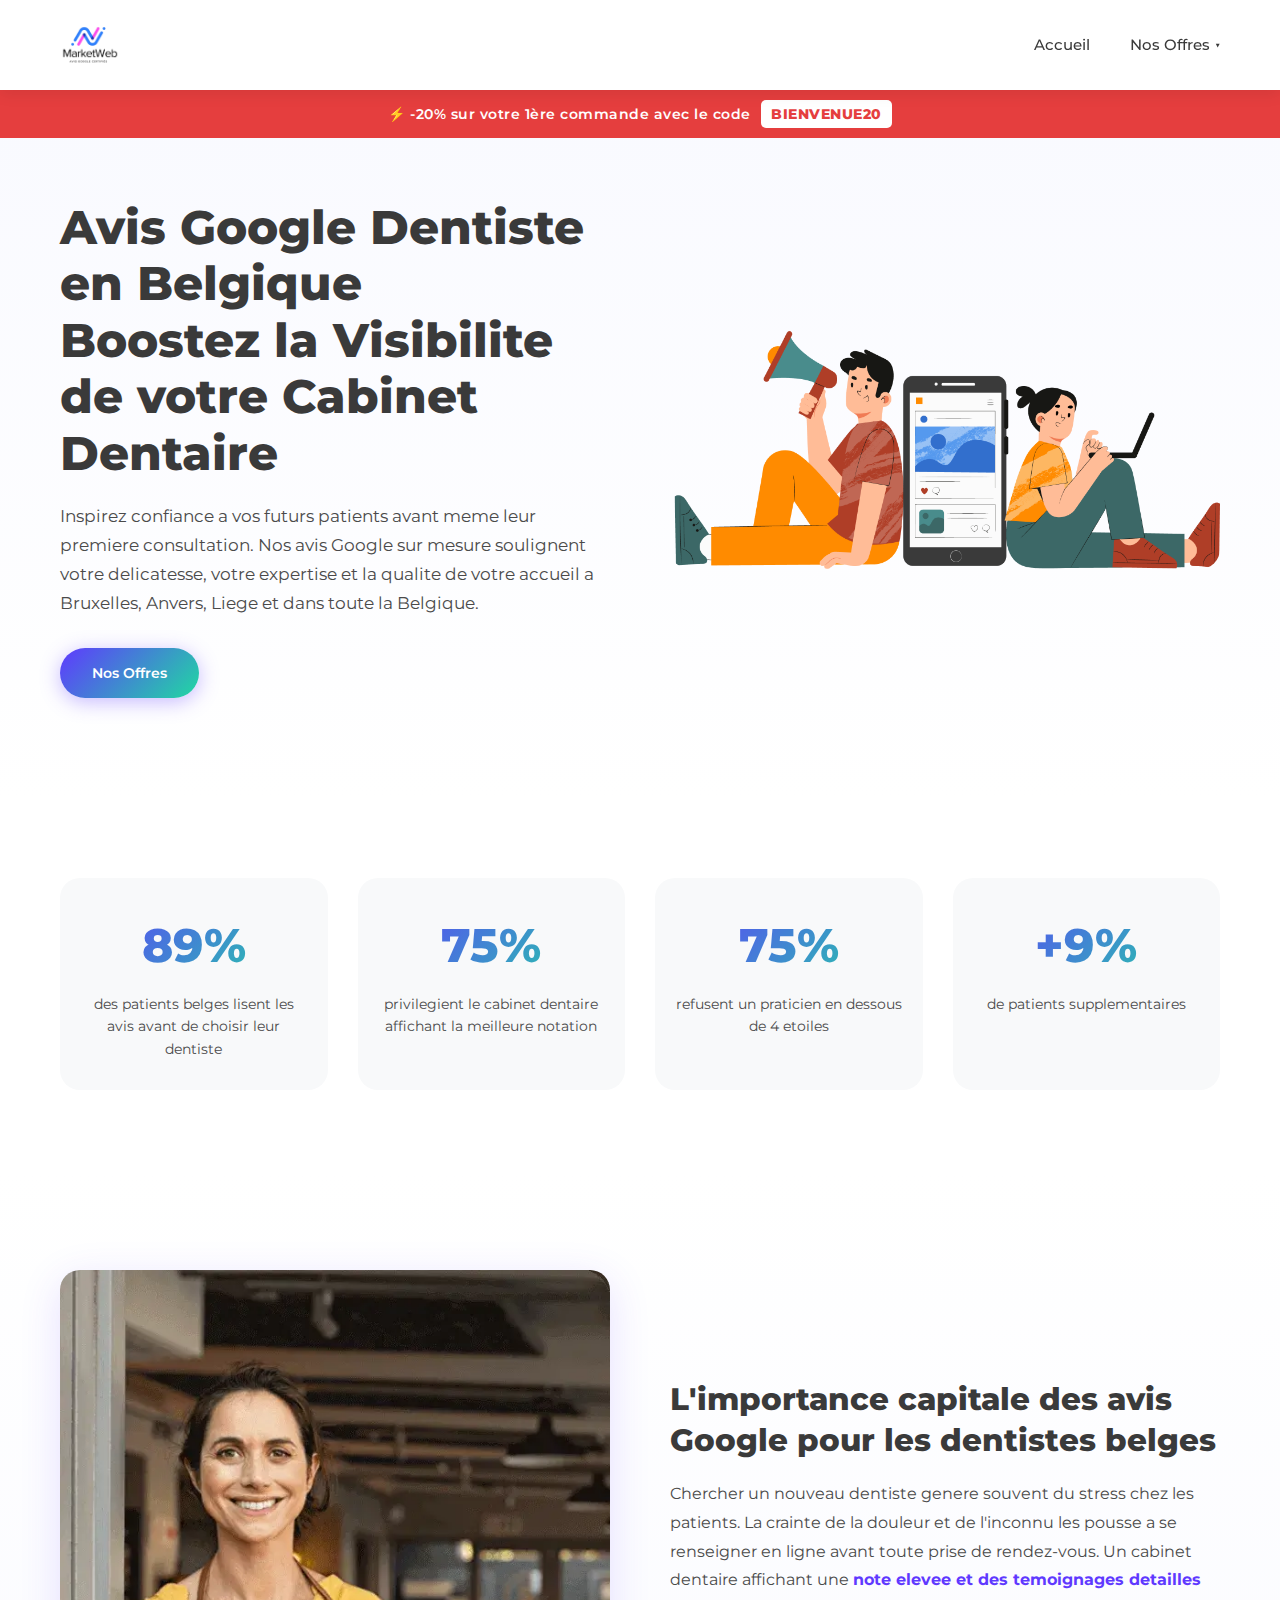
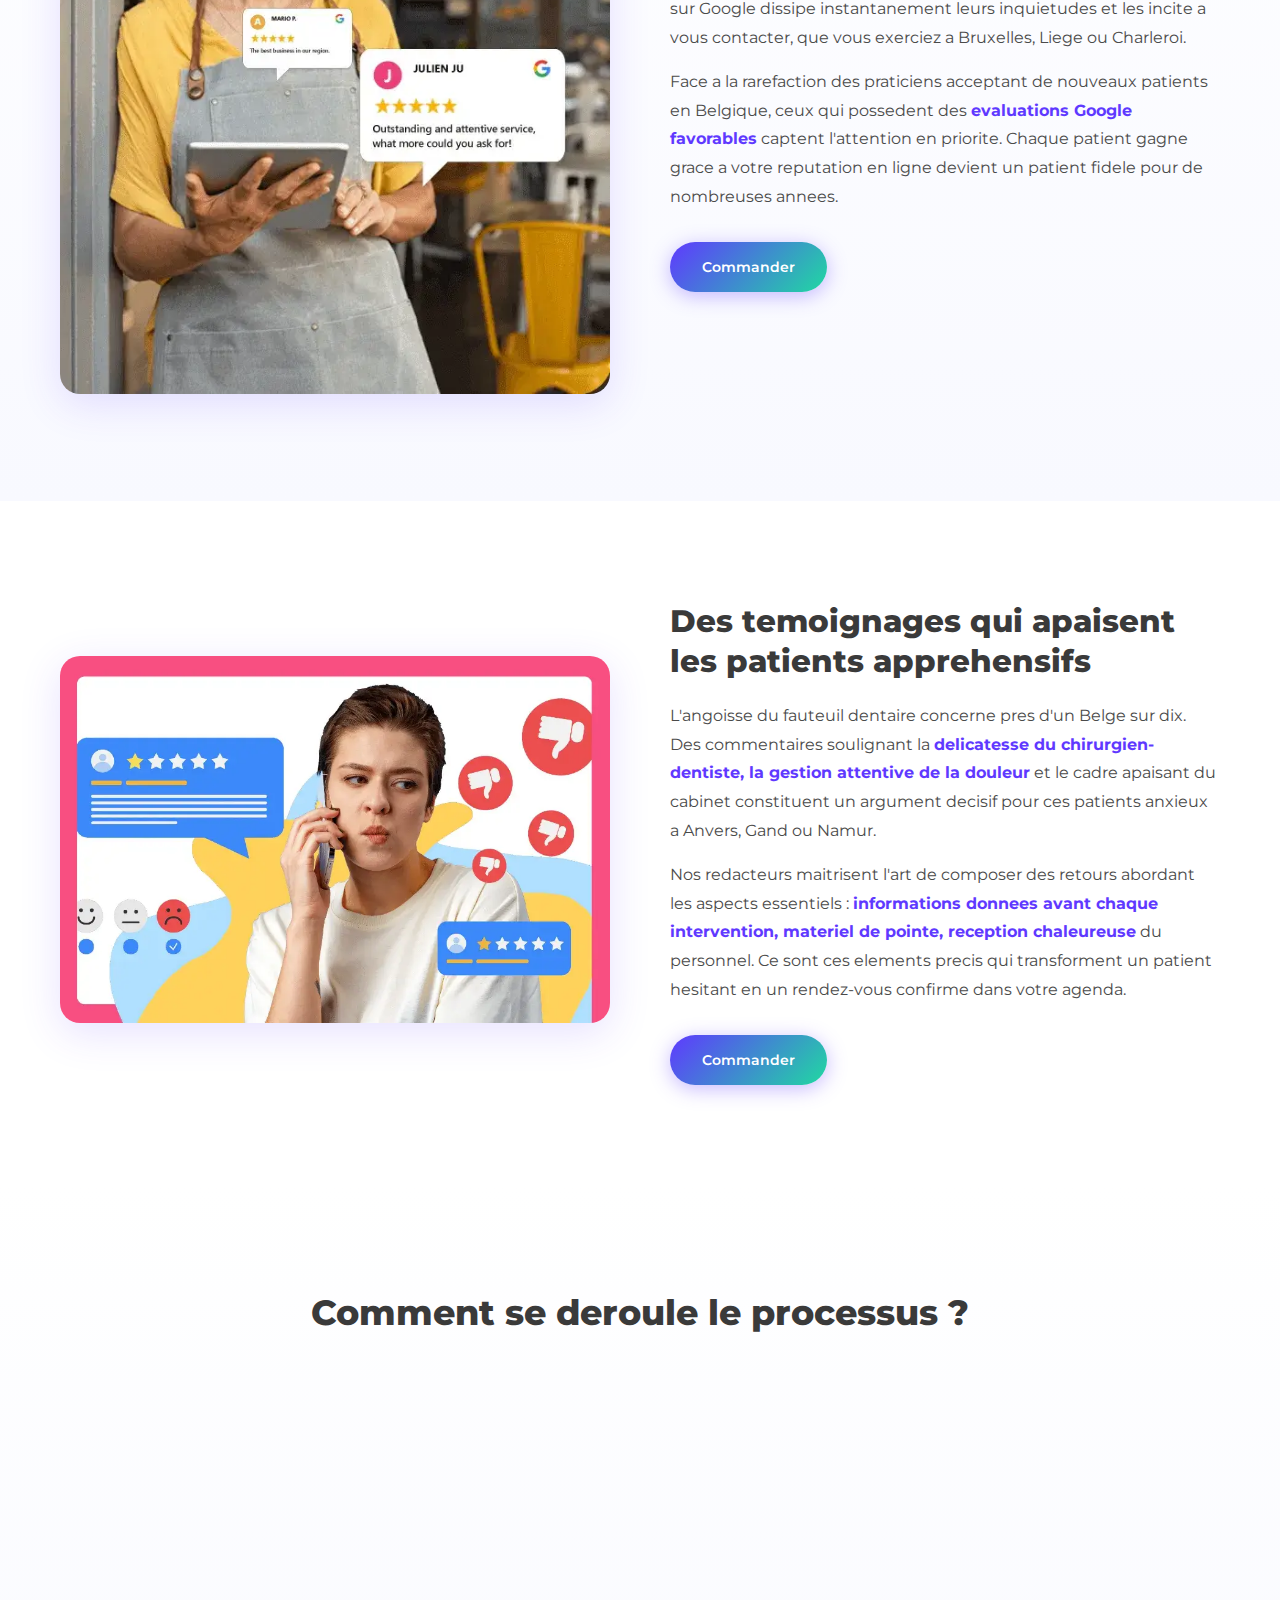
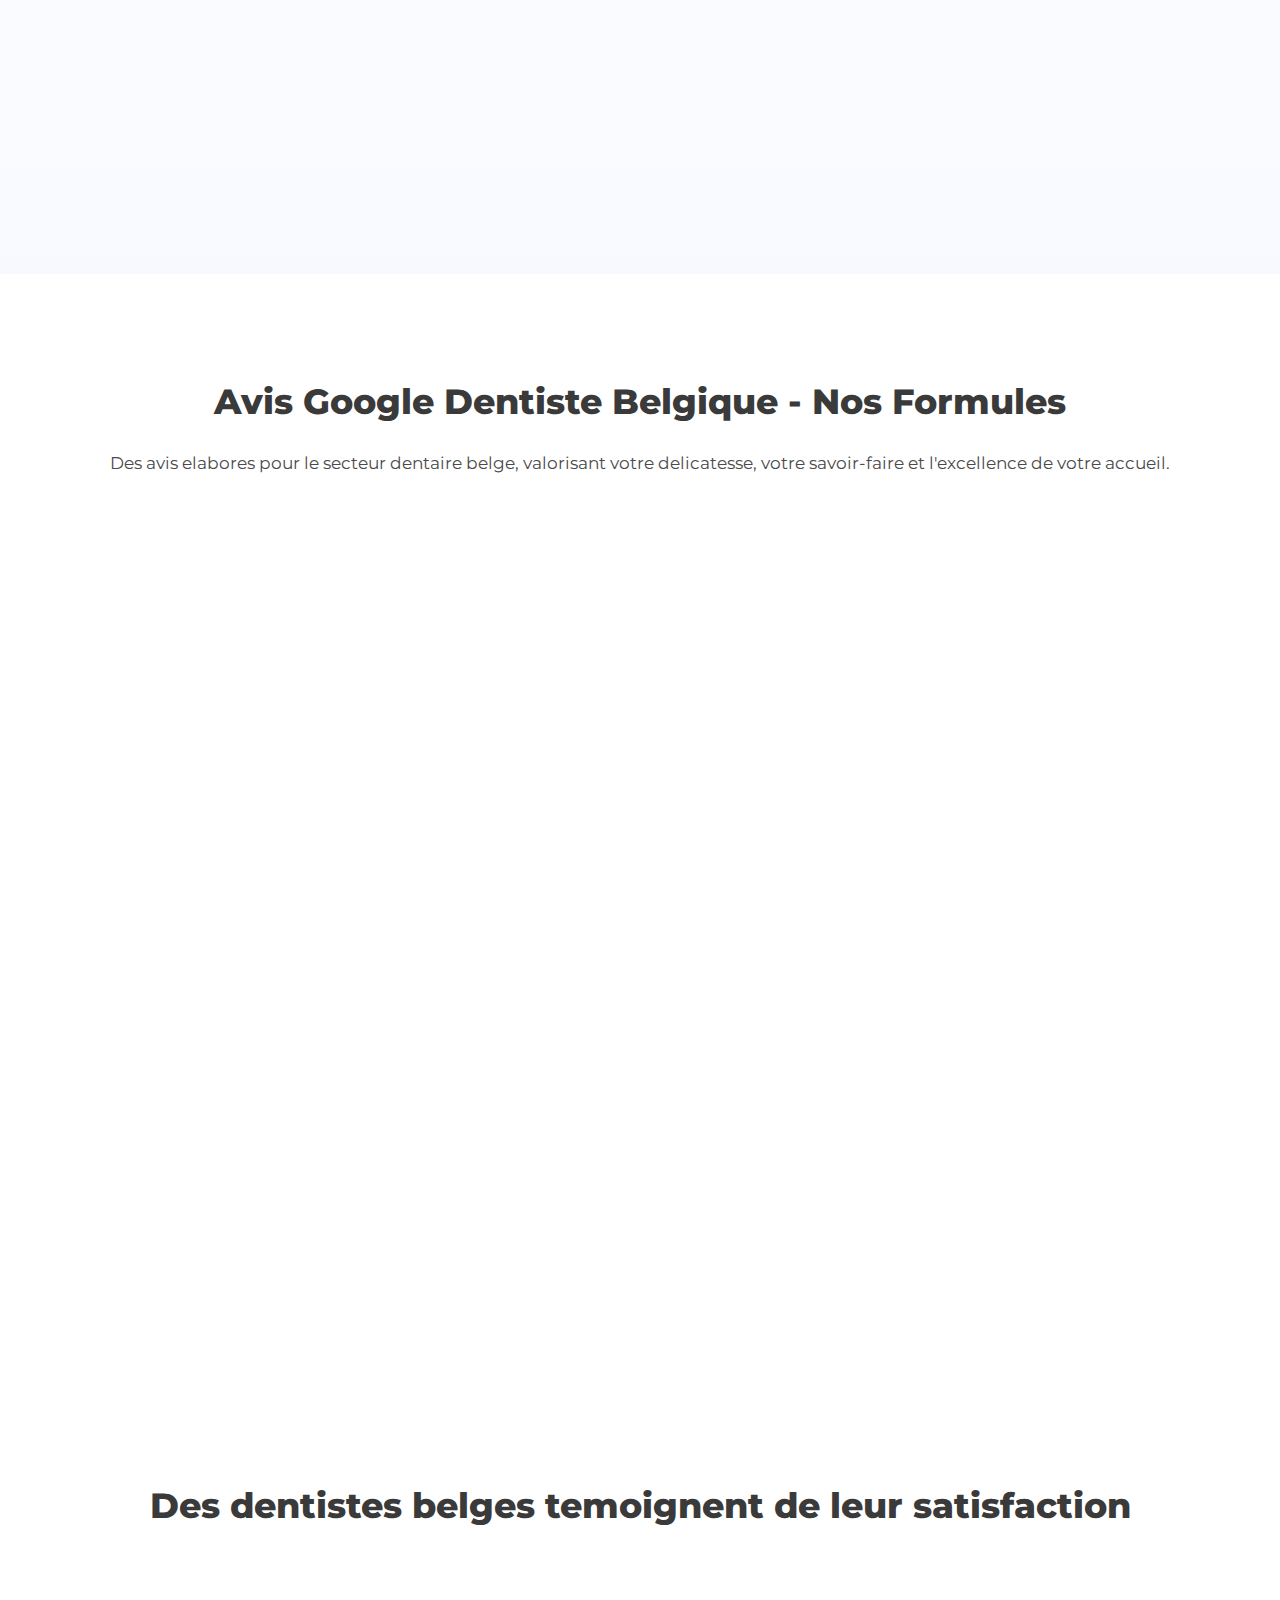
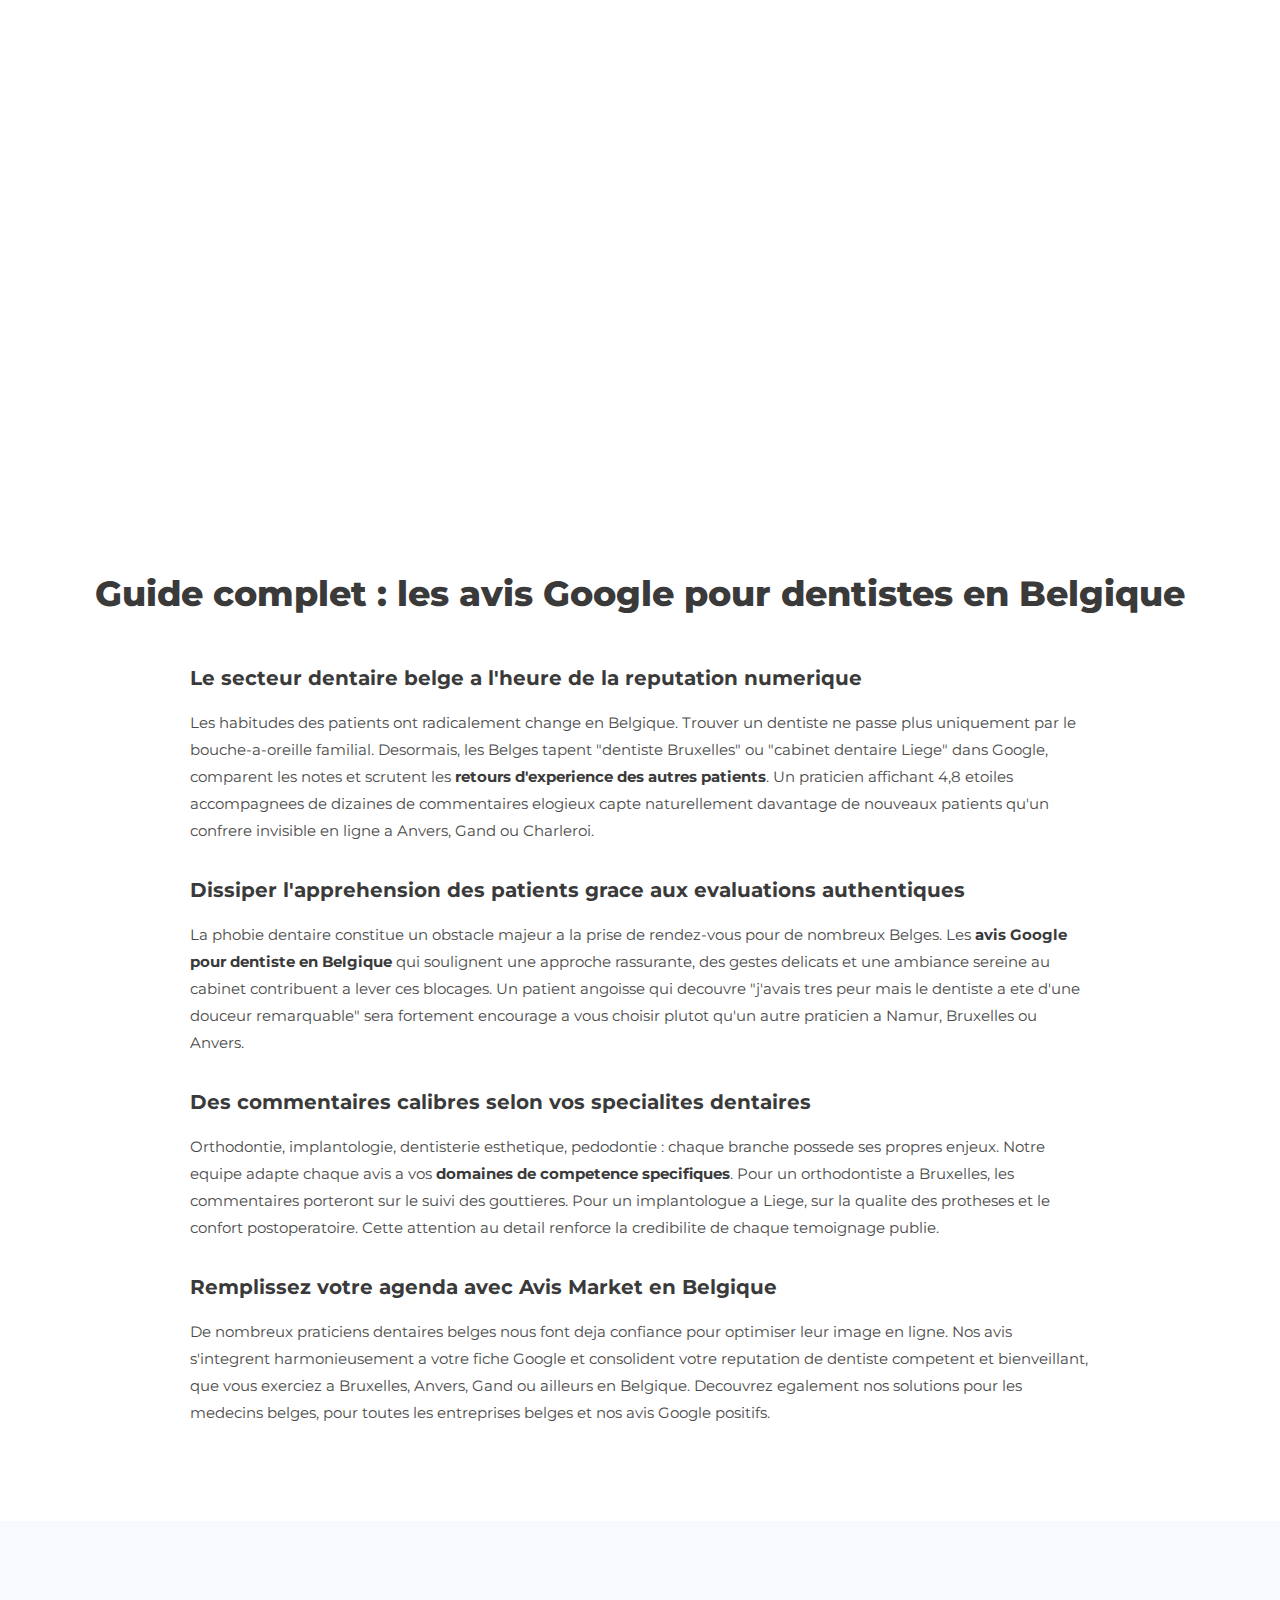
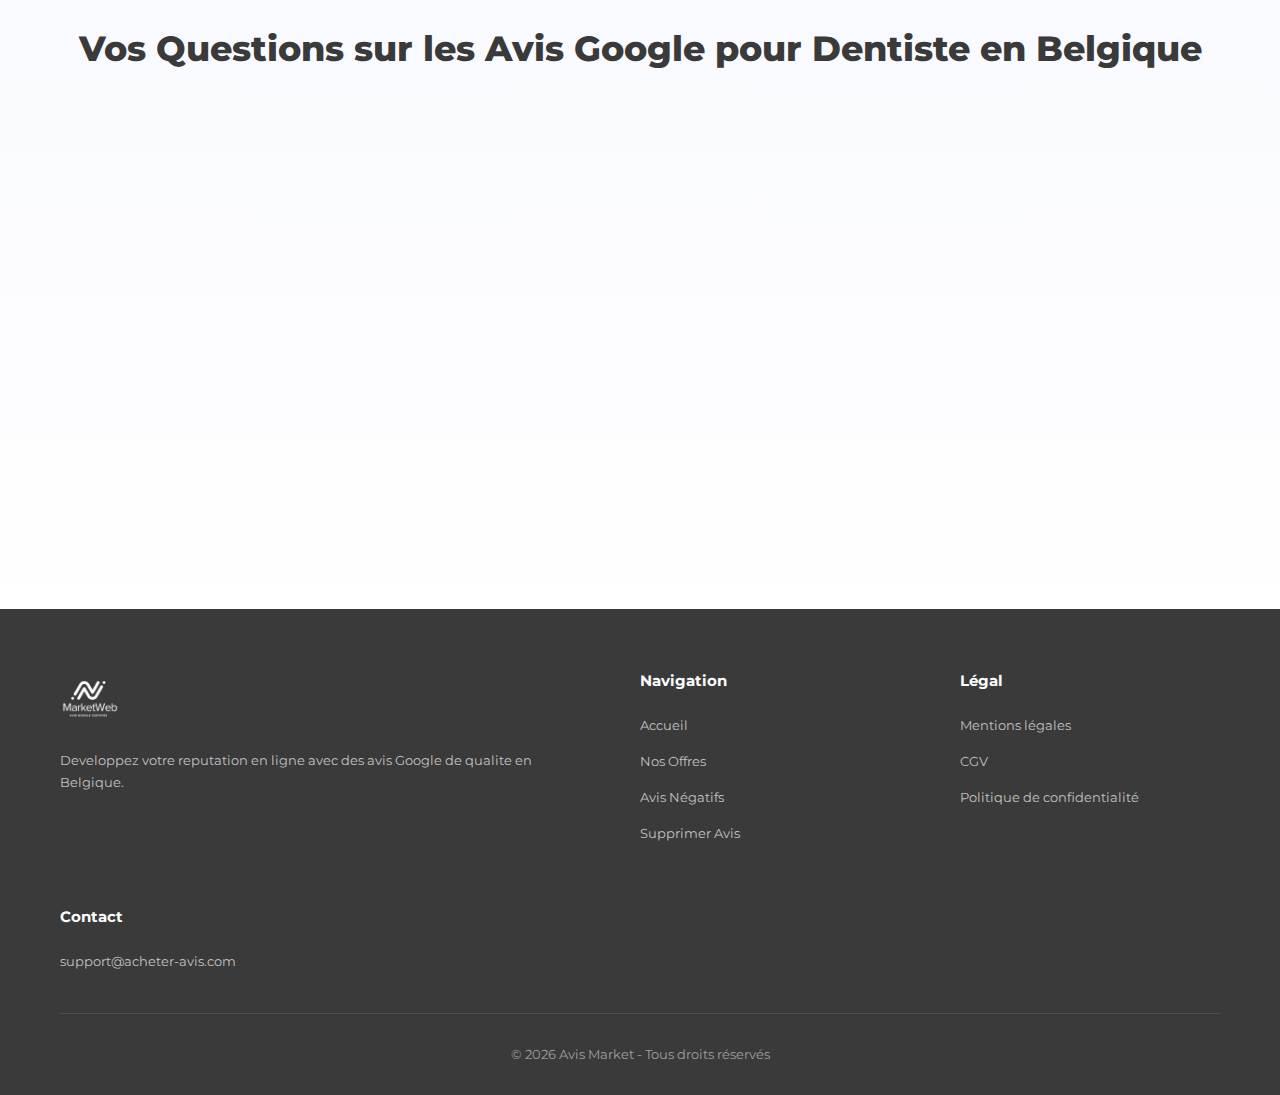
<file: avis-google-dentiste.html>
<!DOCTYPE html>
<html lang="fr">
<head>
    <meta charset="UTF-8">
    <meta name="viewport" content="width=device-width, initial-scale=1.0">
    <meta name="robots" content="index, follow">
    <title>Avis Google Dentiste Belgique - Achetez des Avis pour votre Cabinet Dentaire</title>
    <meta name="description" content="Obtenez des avis Google pour votre cabinet dentaire en Belgique. Inspirez confiance a vos patients grace a des avis 5 etoiles. Comptes belges verifies, garantie a vie des 99€.">
    <link rel="canonical" href="https://acheter-avis.com/avis-google-dentiste.html"/>
    <link rel="alternate" hreflang="fr-BE" href="https://acheter-avis.com/avis-google-dentiste.html"/>
    <link rel="alternate" hreflang="x-default" href="https://acheter-avis.com/avis-google-dentiste.html"/>
    <meta name="geo.region" content="BE">
    <meta name="geo.placename" content="Bruxelles, Belgique">
    <meta name="geo.position" content="50.8503;4.3517">
    <meta name="ICBM" content="50.8503, 4.3517">
    <link rel="preconnect" href="https://fonts.googleapis.com">
    <link rel="preconnect" href="https://fonts.gstatic.com" crossorigin>
    <link href="https://fonts.googleapis.com/css2?family=Montserrat:wght@400;500;600;700;800&display=swap" rel="stylesheet">
    <link rel="stylesheet" href="styles.css">
    <link rel="icon" type="image/x-icon" href="/favicon.ico">
    <link rel="shortcut icon" href="/favicon.ico">
    <link rel="apple-touch-icon" type="image/png" sizes="96x96" href="./logo/apple-icon-96x96.png">
    <link rel="icon" type="image/png" sizes="32x32" href="./logo/android-icon-32x32.png">
    <link rel="icon" type="image/png" sizes="96x96" href="./logo/android-icon-96x96.png">
    <meta name="msapplication-TileColor" content="#ffffff">
    <meta name="msapplication-TileImage" content="./logo/ms-icon-96x96.png">

    <meta property="og:type" content="website">
    <meta property="og:url" content="https://acheter-avis.com/avis-google-dentiste.html">
    <meta property="og:title" content="Avis Google Dentiste Belgique - Achetez des Avis pour votre Cabinet Dentaire">
    <meta property="og:description" content="Obtenez des avis Google pour votre cabinet dentaire en Belgique. Garantie a vie des 99€.">
    <meta property="og:image" content="https://acheter-avis.com/acheter-avis-google.png">
    <meta property="og:locale" content="fr_BE">
    <meta property="og:site_name" content="Avis Market">

    <meta name="twitter:card" content="summary_large_image">
    <meta name="twitter:title" content="Avis Google Dentiste Belgique - Achetez des Avis pour votre Cabinet Dentaire">
    <meta name="twitter:description" content="Obtenez des avis Google pour votre cabinet dentaire en Belgique. Garantie a vie des 99€.">
    <meta name="twitter:image" content="https://acheter-avis.com/acheter-avis-google.png">

    <script type="application/ld+json">
    {
        "@context": "https://schema.org",
        "@type": "BreadcrumbList",
        "itemListElement": [
            {
                "@type": "ListItem",
                "position": 1,
                "name": "Accueil",
                "item": "https://acheter-avis.com/"
            },
            {
                "@type": "ListItem",
                "position": 2,
                "name": "Avis Google Dentiste Belgique",
                "item": "https://acheter-avis.com/avis-google-dentiste.html"
            }
        ]
    }
    </script>
    <script type="application/ld+json">
    {
        "@context": "https://schema.org",
        "@type": "Service",
        "serviceType": "Avis Google Dentiste Belgique",
        "provider": {
            "@type": "Organization",
            "name": "Avis Market",
            "logo": "https://acheter-avis.com/logo.png"
        },
        "areaServed": [
            {"@type": "Country", "name": "Belgique"},
            {"@type": "City", "name": "Bruxelles"},
            {"@type": "City", "name": "Anvers"},
            {"@type": "City", "name": "Liege"},
            {"@type": "City", "name": "Gand"},
            {"@type": "City", "name": "Charleroi"},
            {"@type": "City", "name": "Namur"},
            {"@type": "City", "name": "Bruges"},
            {"@type": "City", "name": "Mons"},
            {"@type": "City", "name": "Louvain"},
            {"@type": "City", "name": "Hasselt"},
            {"@type": "City", "name": "Kortrijk"},
            {"@type": "City", "name": "Mechelen"},
            {"@type": "City", "name": "Ostende"},
            {"@type": "City", "name": "Tournai"}
        ],
        "description": "Service d'achat d'avis Google pour dentistes et cabinets dentaires en Belgique. Avis valorisant la douceur, le savoir-faire et la qualite de l'accueil a Bruxelles, Anvers, Liege et dans toute la Belgique."
    }
    </script>
    <script type="application/ld+json">
    {
        "@context": "https://schema.org",
        "@type": "FAQPage",
        "mainEntity": [
            {
                "@type": "Question",
                "name": "Vos avis mentionnent-ils l'anxiete liee aux soins dentaires ?",
                "acceptedAnswer": {
                    "@type": "Answer",
                    "text": "Tout a fait. C'est l'un des leviers les plus convaincants. Nos redacteurs evoquent regulierement la delicatesse du praticien, le climat de serenite et l'absence de souffrance ressentie, ce qui apaise les patients stresses a Bruxelles, Liege ou Charleroi."
                }
            },
            {
                "@type": "Question",
                "name": "Quel volume d'avis Google est ideal pour un cabinet dentaire belge ?",
                "acceptedAnswer": {
                    "@type": "Answer",
                    "text": "Nous recommandons entre 30 et 60 evaluations accompagnees d'une note superieure a 4,5 etoiles. Les cabinets dentaires en Belgique affichent generalement peu de commentaires, ce qui signifie qu'un volume modere suffit a vous positionner en tete a Anvers, Gand ou Namur."
                }
            },
            {
                "@type": "Question",
                "name": "Est-il possible de faire reference a des traitements dentaires specifiques ?",
                "acceptedAnswer": {
                    "@type": "Answer",
                    "text": "Oui, nos commentaires peuvent evoquer des soins courants comme le detartrage, le traitement de caries, la pose de protheses ou les aligneurs dentaires, en restant toujours generaux et sans jamais divulguer d'informations medicales personnelles."
                }
            },
            {
                "@type": "Question",
                "name": "Pourquoi un dentiste belge devrait-il miser sur ses avis Google ?",
                "acceptedAnswer": {
                    "@type": "Answer",
                    "text": "La difficulte a trouver un praticien disponible en Belgique pousse les patients a comparer attentivement les profils en ligne. Les evaluations Google sont devenues le critere de selection principal lorsque plusieurs dentistes exercent dans le meme quartier de Bruxelles, Liege ou Charleroi."
                }
            }
        ]
    }
    </script>
    <script type="application/ld+json">
    {
        "@context": "https://schema.org",
        "@type": "ItemList",
        "name": "Nos Offres Avis Positifs",
        "itemListElement": [
            {
                "@type": "Product",
                "position": 1,
                "name": "25 Avis Positifs + 5 offerts",
                "description": "Formule de 25 avis Google positifs avec comptes belges verifies, textes sur mesure, garantie a vie et assistance 24/7.",
                "image": "https://acheter-avis.com/logo.png",
                "offers": {
                    "@type": "Offer",
                    "price": "99",
                    "priceCurrency": "EUR",
                    "availability": "https://schema.org/InStock",
                    "shippingDetails": {
                        "@type": "OfferShippingDetails",
                        "shippingRate": {
                            "@type": "MonetaryAmount",
                            "value": "0",
                            "currency": "EUR"
                        },
                        "deliveryTime": {
                            "@type": "ShippingDeliveryTime",
                            "handlingTime": {
                                "@type": "QuantitativeValue",
                                "minValue": 1,
                                "maxValue": 2,
                                "unitCode": "DAY"
                            },
                            "transitTime": {
                                "@type": "QuantitativeValue",
                                "minValue": 12,
                                "maxValue": 30,
                                "unitCode": "DAY"
                            }
                        },
                        "shippingDestination": {
                            "@type": "DefinedRegion",
                            "addressCountry": "BE"
                        }
                    },
                    "hasMerchantReturnPolicy": {
                        "@type": "MerchantReturnPolicy",
                        "applicableCountry": "BE",
                        "returnPolicyCategory": "https://schema.org/MerchantReturnNotPermitted"
                    }
                }
            },
            {
                "@type": "Product",
                "position": 2,
                "name": "50 Avis Positifs + 10 offerts",
                "description": "Formule de 50 avis Google positifs avec comptes belges verifies, textes sur mesure, garantie a vie et assistance 24/7.",
                "image": "https://acheter-avis.com/logo.png",
                "offers": {
                    "@type": "Offer",
                    "price": "169",
                    "priceCurrency": "EUR",
                    "availability": "https://schema.org/InStock",
                    "shippingDetails": {
                        "@type": "OfferShippingDetails",
                        "shippingRate": {
                            "@type": "MonetaryAmount",
                            "value": "0",
                            "currency": "EUR"
                        },
                        "deliveryTime": {
                            "@type": "ShippingDeliveryTime",
                            "handlingTime": {
                                "@type": "QuantitativeValue",
                                "minValue": 1,
                                "maxValue": 2,
                                "unitCode": "DAY"
                            },
                            "transitTime": {
                                "@type": "QuantitativeValue",
                                "minValue": 25,
                                "maxValue": 60,
                                "unitCode": "DAY"
                            }
                        },
                        "shippingDestination": {
                            "@type": "DefinedRegion",
                            "addressCountry": "BE"
                        }
                    },
                    "hasMerchantReturnPolicy": {
                        "@type": "MerchantReturnPolicy",
                        "applicableCountry": "BE",
                        "returnPolicyCategory": "https://schema.org/MerchantReturnNotPermitted"
                    }
                }
            },
            {
                "@type": "Product",
                "position": 3,
                "name": "100 Avis Positifs + 20 offerts",
                "description": "Formule de 100 avis Google positifs avec comptes belges verifies, textes sur mesure, garantie a vie et assistance 24/7.",
                "image": "https://acheter-avis.com/logo.png",
                "offers": {
                    "@type": "Offer",
                    "price": "279",
                    "priceCurrency": "EUR",
                    "availability": "https://schema.org/InStock",
                    "shippingDetails": {
                        "@type": "OfferShippingDetails",
                        "shippingRate": {
                            "@type": "MonetaryAmount",
                            "value": "0",
                            "currency": "EUR"
                        },
                        "deliveryTime": {
                            "@type": "ShippingDeliveryTime",
                            "handlingTime": {
                                "@type": "QuantitativeValue",
                                "minValue": 1,
                                "maxValue": 2,
                                "unitCode": "DAY"
                            },
                            "transitTime": {
                                "@type": "QuantitativeValue",
                                "minValue": 50,
                                "maxValue": 120,
                                "unitCode": "DAY"
                            }
                        },
                        "shippingDestination": {
                            "@type": "DefinedRegion",
                            "addressCountry": "BE"
                        }
                    },
                    "hasMerchantReturnPolicy": {
                        "@type": "MerchantReturnPolicy",
                        "applicableCountry": "BE",
                        "returnPolicyCategory": "https://schema.org/MerchantReturnNotPermitted"
                    }
                }
            }
        ]
    }
    </script>
</head>
<body>
    <header class="header">
        <div class="container">
            <a href="https://acheter-avis.com" class="logo">
                <img src="logo.png" alt="Avis Market - Achat d'avis Google en Belgique" title="Avis Market" width="512" height="512" class="logo-img">
            </a>
            <nav class="nav">
                <ul class="nav-list">
                    <li><a href="https://acheter-avis.com" class="nav-link">Accueil</a></li>
                    <li class="nav-item dropdown">
                        <a href="#" class="nav-link">Nos Offres <span class="dropdown-arrow">&#9660;</span></a>
                        <div class="dropdown-menu">
                            <a href="https://acheter-avis.com#offres-positifs">Avis Positifs</a>
                            <a href="acheter-avis-negatif-google.html#offres">Avis N&eacute;gatifs</a>
                            <a href="supprimer-avis-google.html#offres">Supprimer Avis</a>
                        </div>
                    </li>
                </ul>
            </nav>
            <button class="menu-toggle" aria-label="Menu">
                <span></span>
                <span></span>
                <span></span>
            </button>
        </div>
    </header>
    <div class="promo-bar">&#x26A1; -20% sur votre 1&egrave;re commande avec le code <span class="promo-code">BIENVENUE20</span></div>

    <section id="accueil" class="hero">
        <div class="container">
            <div class="hero-content">
                <h1>Avis Google Dentiste en Belgique <br> Boostez la Visibilite de votre Cabinet Dentaire</h1>
                <p class="hero-subtitle">Inspirez confiance a vos futurs patients avant meme leur premiere consultation. Nos avis Google sur mesure soulignent votre delicatesse, votre expertise et la qualite de votre accueil a Bruxelles, Anvers, Liege et dans toute la Belgique.</p>
                <a href="#offres-positifs" class="btn btn-primary" title="avis google dentiste belgique">Nos Offres</a>
            </div>
            <div class="hero-image">
                <img src="acheter-avis-google.png" alt="Acheter des avis Google pour dentiste en Belgique" title="Avis Google dentiste Belgique" width="964" height="421" class="hero-img" loading="eager">
            </div>
        </div>
    </section>

    <section class="stats">
        <div class="container">
            <div class="stat-card">
                <div class="stat-number" data-target="89" data-suffix="%">89%</div>
                <p>des patients belges lisent les avis avant de choisir leur dentiste</p>
            </div>
            <div class="stat-card">
                <div class="stat-number" data-target="75" data-suffix="%">75%</div>
                <p>privilegient le cabinet dentaire affichant la meilleure notation</p>
            </div>
            <div class="stat-card">
                <div class="stat-number" data-target="75" data-suffix="%">75%</div>
                <p>refusent un praticien en dessous de 4 etoiles</p>
            </div>
            <div class="stat-card">
                <div class="stat-number" data-target="0" data-static="+9%">+9%</div>
                <p>de patients supplementaires</p>
            </div>
        </div>
    </section>

    <section class="credibility">
        <div class="container">
            <div class="credibility-image">
                <img src="acheter-avis-google-entreprise.webp" alt="Avis Google pour dentiste belge" title="Acheter avis Google dentiste Belgique" width="601" height="791" class="credibility-img" loading="lazy">
            </div>
            <div class="credibility-content">
                <h2>L'importance capitale des avis Google pour les dentistes belges</h2>
                <p>Chercher un nouveau dentiste genere souvent du stress chez les patients. La crainte de la douleur et de l'inconnu les pousse a se renseigner en ligne avant toute prise de rendez-vous. Un cabinet dentaire affichant une <strong>note elevee et des temoignages detailles</strong> sur Google dissipe instantanement leurs inquietudes et les incite a vous contacter, que vous exerciez a Bruxelles, Liege ou Charleroi.</p>
                <p>Face a la rarefaction des praticiens acceptant de nouveaux patients en Belgique, ceux qui possedent des <strong>evaluations Google favorables</strong> captent l'attention en priorite. Chaque patient gagne grace a votre reputation en ligne devient un patient fidele pour de nombreuses annees.</p>
                <a href="#offres-positifs" class="btn btn-primary">Commander</a>
            </div>
        </div>
    </section>

    <section class="credibility credibility-reverse">
        <div class="container">
            <div class="credibility-content">
                <h2>Des temoignages qui apaisent les patients apprehensifs</h2>
                <p>L'angoisse du fauteuil dentaire concerne pres d'un Belge sur dix. Des commentaires soulignant la <strong>delicatesse du chirurgien-dentiste, la gestion attentive de la douleur</strong> et le cadre apaisant du cabinet constituent un argument decisif pour ces patients anxieux a Anvers, Gand ou Namur.</p>
                <p>Nos redacteurs maitrisent l'art de composer des retours abordant les aspects essentiels : <strong>informations donnees avant chaque intervention, materiel de pointe, reception chaleureuse</strong> du personnel. Ce sont ces elements precis qui transforment un patient hesitant en un rendez-vous confirme dans votre agenda.</p>
                <a href="#offres-positifs" class="btn btn-primary" title="acheter avis google dentiste belgique">Commander</a>
            </div>
            <div class="credibility-image">
                <img src="acheter-faux-avis-google.webp" alt="Fiche Google dentiste belge avec avis 5 etoiles" title="Avis 5 etoiles dentiste Google Belgique" width="900" height="600" class="credibility-img" loading="lazy">
            </div>
        </div>
    </section>

    <section class="how-it-works">
        <div class="container">
            <h2 class="section-title">Comment se deroule le processus ?</h2>
            <div class="steps">
                <div class="step">
                    <div class="step-icon"><span>1</span></div>
                    <h3>Choisissez votre formule</h3>
                    <p>Determinez le volume d'avis necessaire pour consolider la reputation de votre cabinet dentaire en Belgique. Le traitement de votre commande debute immediatement apres validation.</p>
                </div>
                <div class="step">
                    <div class="step-icon"><span>2</span></div>
                    <h3>Echange personnalise via WhatsApp</h3>
                    <p>Un conseiller de notre equipe vous contacte pour recueillir les details de votre cabinet dentaire belge. Cette etape assure des avis coherents, authentiques et parfaitement adaptes a votre pratique.</p>
                </div>
                <div class="step">
                    <div class="step-icon"><span>3</span></div>
                    <h3>Publication progressive des avis</h3>
                    <p>Les commentaires sont diffuses de maniere echelonnee pour reproduire un comportement naturel. Votre visibilite, votre credibilite et votre taux de prise de rendez-vous progressent au fil des jours.</p>
                </div>
            </div>
        </div>
    </section>

    <section id="offres-positifs" class="pricing">
        <div class="container">
            <h2 class="section-title">Avis Google Dentiste Belgique - Nos Formules</h2>
            <p class="section-subtitle">Des avis elabores pour le secteur dentaire belge, valorisant votre delicatesse, votre savoir-faire et l'excellence de votre accueil.</p>
            <div class="pricing-cards">
                <div class="pricing-card">
                    <div class="pricing-header">
                        <h3>25 Avis Positifs</h3>
                        <div class="pricing-bonus">+ 5 offerts</div>
                    </div>
                    <div class="pricing-price">
                        <span class="price">99&euro;</span>
                    </div>
                    <ul class="pricing-features">
                        <li><span class="check">&#10003;</span> Comptes &#x1F1E7;&#x1F1EA;</li>
                        <li><span class="check">&#10003;</span> Nom prenom &#x1F1E7;&#x1F1EA;</li>
                        <li><span class="check">&#10003;</span> Textes Personnalises</li>
                        <li><span class="check">&#10003;</span> Fournissez vos Textes</li>
                        <li><span class="check">&#10003;</span> Fournissez vos Images</li>
                        <li><span class="check">&#10003;</span> Garantie a vie</li>
                        <li><span class="check">&#10003;</span> Rythme 1 a 2 avis/jrs</li>
                        <li><span class="check">&#10003;</span> Service Client 24/7</li>
                    </ul>
                    <a href="https://buy.stripe.com/cNi00i45B4re0GS8bRabK0z" class="btn btn-outline" target="_blank" rel="noopener noreferrer">Commander</a>
                </div>

                <div class="pricing-card featured">
                    <div class="pricing-badge">Populaire</div>
                    <div class="pricing-header">
                        <h3>50 Avis Positifs</h3>
                        <div class="pricing-bonus">+ 10 offerts</div>
                    </div>
                    <div class="pricing-price">
                        <span class="price">169&euro;</span>
                    </div>
                    <ul class="pricing-features">
                        <li><span class="check">&#10003;</span> Comptes &#x1F1E7;&#x1F1EA;</li>
                        <li><span class="check">&#10003;</span> Nom prenom &#x1F1E7;&#x1F1EA;</li>
                        <li><span class="check">&#10003;</span> Textes Personnalises</li>
                        <li><span class="check">&#10003;</span> Fournissez vos Textes</li>
                        <li><span class="check">&#10003;</span> Fournissez vos Images</li>
                        <li><span class="check">&#10003;</span> Garantie a vie</li>
                        <li><span class="check">&#10003;</span> Rythme 1 a 2 avis/jrs</li>
                        <li><span class="check">&#10003;</span> Service Client 24/7</li>
                    </ul>
                    <a href="https://buy.stripe.com/28E28qfOj3na1KW3VBabK0A" class="btn btn-primary" title="acheter avis google dentiste belgique" target="_blank" rel="noopener noreferrer">Commander</a>
                </div>

                <div class="pricing-card">
                    <div class="pricing-header">
                        <h3>100 Avis Positifs</h3>
                        <div class="pricing-bonus">+ 20 offerts</div>
                    </div>
                    <div class="pricing-price">
                        <span class="price">279&euro;</span>
                    </div>
                    <ul class="pricing-features">
                        <li><span class="check">&#10003;</span> Comptes &#x1F1E7;&#x1F1EA;</li>
                        <li><span class="check">&#10003;</span> Nom prenom &#x1F1E7;&#x1F1EA;</li>
                        <li><span class="check">&#10003;</span> Textes Personnalises</li>
                        <li><span class="check">&#10003;</span> Fournissez vos Textes</li>
                        <li><span class="check">&#10003;</span> Fournissez vos Images</li>
                        <li><span class="check">&#10003;</span> Garantie a vie</li>
                        <li><span class="check">&#10003;</span> Rythme 1 a 2 avis/jrs</li>
                        <li><span class="check">&#10003;</span> Service Client 24/7</li>
                    </ul>
                    <a href="https://buy.stripe.com/00wfZg59F1f2exI77NabK0B" class="btn btn-outline" title="avis google dentiste belgique" target="_blank" rel="noopener noreferrer">Commander</a>
                </div>
            </div>
        </div>
    </section>

    <section class="testimonials">
        <div class="container">
            <h2 class="section-title">Des dentistes belges temoignent de leur satisfaction</h2>
            <div class="testimonials-grid">
                <div class="testimonial-card">
                    <img src="acheter-avis-google-my-business.webp" alt="Temoignage dentiste belge avis Google" title="Retour client dentiste Belgique" width="768" height="1496" class="testimonial-img" loading="lazy">
                </div>
                <div class="testimonial-card">
                    <img src="acheter-commentaire-google.webp" alt="Retour d'experience dentiste belge apres achat avis" title="Resultat avis dentiste Belgique" width="768" height="1496" class="testimonial-img" loading="lazy">
                </div>
                <div class="testimonial-card">
                    <img src="achat-avis-positif-google.webp" alt="Dentiste belge satisfait du service avis Google" title="Note Google dentiste Belgique" width="768" height="1496" class="testimonial-img" loading="lazy">
                </div>
                <div class="testimonial-card">
                    <img src="achat-avis-positifs.webp" alt="Resultats concrets avis Google pour cabinet dentaire belge" title="Impact avis Google dentiste en Belgique" width="768" height="1496" class="testimonial-img" loading="lazy">
                </div>
            </div>
        </div>
    </section>

    <section class="seo-content">
        <div class="container">
            <h2 class="section-title">Guide complet : les avis Google pour dentistes en Belgique</h2>
            <div class="seo-text">
                <h3>Le secteur dentaire belge a l'heure de la reputation numerique</h3>
                <p>Les habitudes des patients ont radicalement change en Belgique. Trouver un dentiste ne passe plus uniquement par le bouche-a-oreille familial. Desormais, les Belges tapent "dentiste Bruxelles" ou "cabinet dentaire Liege" dans Google, comparent les notes et scrutent les <strong>retours d'experience des autres patients</strong>. Un praticien affichant 4,8 etoiles accompagnees de dizaines de commentaires elogieux capte naturellement davantage de nouveaux patients qu'un confrere invisible en ligne a Anvers, Gand ou Charleroi.</p>

                <h3>Dissiper l'apprehension des patients grace aux evaluations authentiques</h3>
                <p>La phobie dentaire constitue un obstacle majeur a la prise de rendez-vous pour de nombreux Belges. Les <strong>avis Google pour dentiste en Belgique</strong> qui soulignent une approche rassurante, des gestes delicats et une ambiance sereine au cabinet contribuent a lever ces blocages. Un patient angoisse qui decouvre "j'avais tres peur mais le dentiste a ete d'une douceur remarquable" sera fortement encourage a vous choisir plutot qu'un autre praticien a Namur, Bruxelles ou Anvers.</p>

                <h3>Des commentaires calibres selon vos specialites dentaires</h3>
                <p>Orthodontie, implantologie, dentisterie esthetique, pedodontie : chaque branche possede ses propres enjeux. Notre equipe adapte chaque avis a vos <strong>domaines de competence specifiques</strong>. Pour un orthodontiste a Bruxelles, les commentaires porteront sur le suivi des gouttieres. Pour un implantologue a Liege, sur la qualite des protheses et le confort postoperatoire. Cette attention au detail renforce la credibilite de chaque temoignage publie.</p>

                <h3>Remplissez votre agenda avec Avis Market en Belgique</h3>
                <p>De nombreux praticiens dentaires belges nous font deja confiance pour optimiser leur image en ligne. Nos avis s'integrent harmonieusement a votre fiche Google et consolident votre reputation de dentiste competent et bienveillant, que vous exerciez a Bruxelles, Anvers, Gand ou ailleurs en Belgique. Decouvrez egalement nos solutions pour les <a href="avis-google-medecin.html">medecins belges</a>, pour toutes les <a href="avis-google-entreprise.html">entreprises belges</a> et nos <a href="acheter-avis-google-positifs.html">avis Google positifs</a>.</p>
            </div>
        </div>
    </section>

    <section class="faq">
        <div class="container">
            <h2 class="section-title">Vos Questions sur les Avis Google pour Dentiste en Belgique</h2>
            <div class="faq-list">
                <div class="faq-item">
                    <button class="faq-question">
                        <span>Vos avis mentionnent-ils l'anxiete liee aux soins dentaires ?</span>
                        <span class="faq-icon">+</span>
                    </button>
                    <div class="faq-answer">
                        <p>Tout a fait. C'est l'un des leviers les plus convaincants. Nos redacteurs evoquent regulierement la delicatesse du praticien, le climat de serenite et l'absence de souffrance ressentie, ce qui apaise les patients stresses a Bruxelles, Liege ou Charleroi.</p>
                    </div>
                </div>
                <div class="faq-item">
                    <button class="faq-question">
                        <span>Quel volume d'avis Google est ideal pour un cabinet dentaire belge ?</span>
                        <span class="faq-icon">+</span>
                    </button>
                    <div class="faq-answer">
                        <p>Nous recommandons entre 30 et 60 evaluations accompagnees d'une note superieure a 4,5 etoiles. Les cabinets dentaires en Belgique affichent generalement peu de commentaires, ce qui signifie qu'un volume modere suffit a vous positionner en tete a Anvers, Gand ou Namur.</p>
                    </div>
                </div>
                <div class="faq-item">
                    <button class="faq-question">
                        <span>Est-il possible de faire reference a des traitements dentaires specifiques ?</span>
                        <span class="faq-icon">+</span>
                    </button>
                    <div class="faq-answer">
                        <p>Oui, nos commentaires peuvent evoquer des soins courants comme le detartrage, le traitement de caries, la pose de protheses ou les aligneurs dentaires, en restant toujours generaux et sans jamais divulguer d'informations medicales personnelles.</p>
                    </div>
                </div>
                <div class="faq-item">
                    <button class="faq-question">
                        <span>Pourquoi un dentiste belge devrait-il miser sur ses avis Google ?</span>
                        <span class="faq-icon">+</span>
                    </button>
                    <div class="faq-answer">
                        <p>La difficulte a trouver un praticien disponible en Belgique pousse les patients a comparer attentivement les profils en ligne. Les evaluations Google sont devenues le critere de selection principal lorsque plusieurs dentistes exercent dans le meme quartier de Bruxelles, Liege ou Charleroi.</p>
                    </div>
                </div>
            </div>
        </div>
    </section>

    <footer class="footer">
        <div class="container">
            <div class="footer-content">
                <div class="footer-brand">
                    <a href="https://acheter-avis.com" class="logo">
                        <img src="logo.png" alt="Avis Market - Logo" title="Avis Market" width="512" height="512" class="logo-img">
                    </a>
                    <p>Developpez votre reputation en ligne avec des avis Google de qualite en Belgique.</p>
                </div>
                <div class="footer-links">
                    <h4>Navigation</h4>
                    <ul>
                        <li><a href="https://acheter-avis.com">Accueil</a></li>
                        <li><a href="https://acheter-avis.com#offres-positifs">Nos Offres</a></li>
                        <li><a href="acheter-avis-negatif-google.html">Avis N&eacute;gatifs</a></li>
                        <li><a href="supprimer-avis-google.html">Supprimer Avis</a></li>
                    </ul>
                </div>
                <div class="footer-links">
                    <h4>L&eacute;gal</h4>
                    <ul>
                        <li><a href="#">Mentions l&eacute;gales</a></li>
                        <li><a href="#">CGV</a></li>
                        <li><a href="#">Politique de confidentialit&eacute;</a></li>
                    </ul>
                </div>
                <div class="footer-links">
                    <h4>Contact</h4>
                    <ul>
                        <li><a href="mailto:support@acheter-avis.com">support@acheter-avis.com</a></li>
                    </ul>
                </div>
            </div>
            <div class="footer-bottom">
                <p>&copy; 2026 Avis Market - Tous droits r&eacute;serv&eacute;s</p>
            </div>
        </div>
    </footer>


    <script>
        document.addEventListener('DOMContentLoaded', function() {
            const menuToggle = document.querySelector('.menu-toggle');
            const nav = document.querySelector('.nav');
            if (menuToggle && nav) {
                menuToggle.addEventListener('click', function() {
                    nav.classList.toggle('active');
                    menuToggle.classList.toggle('active');
                });
                const navLinks = document.querySelectorAll('.nav-link:not(.nav-item.dropdown > .nav-link)');
                navLinks.forEach(link => {
                    link.addEventListener('click', function() {
                        nav.classList.remove('active');
                        menuToggle.classList.remove('active');
                    });
                });
            }
            const dropdowns = document.querySelectorAll('.nav-item.dropdown');
            dropdowns.forEach(dropdown => {
                const dropdownLink = dropdown.querySelector('.nav-link');
                dropdownLink.addEventListener('click', function(e) {
                    if (window.innerWidth <= 768) {
                        e.preventDefault();
                        dropdown.classList.toggle('active');
                    }
                });
            });
            const dropdownMenuLinks = document.querySelectorAll('.dropdown-menu a');
            dropdownMenuLinks.forEach(link => {
                link.addEventListener('click', function() {
                    if (window.innerWidth <= 768) {
                        const nav = document.querySelector('.nav');
                        const menuToggle = document.querySelector('.menu-toggle');
                        nav.classList.remove('active');
                        menuToggle.classList.remove('active');
                        document.querySelectorAll('.nav-item.dropdown').forEach(d => d.classList.remove('active'));
                    }
                });
            });
            const anchorLinks = document.querySelectorAll('a[href^="#"]');
            anchorLinks.forEach(link => {
                link.addEventListener('click', function(e) {
                    e.preventDefault();
                    const targetId = this.getAttribute('href');
                    const targetElement = document.querySelector(targetId);
                    if (targetElement) {
                        const headerHeight = document.querySelector('.header').offsetHeight;
                        const targetPosition = targetElement.offsetTop - headerHeight;
                        window.scrollTo({ top: targetPosition, behavior: 'smooth' });
                    }
                });
            });
            const faqItems = document.querySelectorAll('.faq-item');
            faqItems.forEach(item => {
                const question = item.querySelector('.faq-question');
                question.addEventListener('click', function() {
                    faqItems.forEach(otherItem => {
                        if (otherItem !== item && otherItem.classList.contains('active')) {
                            otherItem.classList.remove('active');
                        }
                    });
                    item.classList.toggle('active');
                });
            });
            const sections = document.querySelectorAll('section[id]');
            const navLinksAll = document.querySelectorAll('.nav-link');
            function updateActiveNav() {
                const scrollPosition = window.scrollY + 100;
                sections.forEach(section => {
                    const sectionTop = section.offsetTop;
                    const sectionHeight = section.offsetHeight;
                    const sectionId = section.getAttribute('id');
                    if (scrollPosition >= sectionTop && scrollPosition < sectionTop + sectionHeight) {
                        navLinksAll.forEach(link => {
                            link.classList.remove('active');
                            if (link.getAttribute('href') === '#' + sectionId) {
                                link.classList.add('active');
                            }
                        });
                    }
                });
            }
            window.addEventListener('scroll', updateActiveNav);
            const header = document.querySelector('.header');
            function updateHeader() {
                if (window.scrollY > 50) {
                    header.style.boxShadow = '0 4px 20px rgba(0, 0, 0, 0.1)';
                } else {
                    header.style.boxShadow = '0 4px 15px rgba(0, 0, 0, 0.08)';
                }
            }
            window.addEventListener('scroll', updateHeader);
            const animateElements = document.querySelectorAll('.stat-card, .step, .pricing-card, .testimonial-card, .faq-item');
            const observerOptions = { threshold: 0.1, rootMargin: '0px 0px -50px 0px' };
            const observer = new IntersectionObserver(function(entries) {
                entries.forEach(entry => {
                    if (entry.isIntersecting) {
                        entry.target.style.opacity = '1';
                        entry.target.style.transform = 'translateY(0)';
                    }
                });
            }, observerOptions);
            animateElements.forEach(element => {
                element.style.opacity = '0';
                element.style.transform = 'translateY(30px)';
                element.style.transition = 'opacity 0.6s ease, transform 0.6s ease';
                observer.observe(element);
            });
            const statNumbers = document.querySelectorAll('.stat-number');
            let animated = false;
            function animateCounters() {
                if (animated) return;
                statNumbers.forEach(stat => {
                    const staticText = stat.getAttribute('data-static');
                    if (staticText) { stat.textContent = staticText; return; }
                    const target = parseInt(stat.getAttribute('data-target') || stat.textContent);
                    const suffix = stat.getAttribute('data-suffix') || '%';
                    if (isNaN(target) || target <= 0) return;
                    let current = 0;
                    const increment = target / 50;
                    const duration = 2000;
                    const stepTime = duration / 50;
                    const counter = setInterval(() => {
                        current += increment;
                        if (current >= target) { stat.textContent = target + suffix; clearInterval(counter); }
                        else { stat.textContent = Math.floor(current) + suffix; }
                    }, stepTime);
                });
                animated = true;
            }
            const statsSection = document.querySelector('.stats');
            if (statsSection) {
                const statsObserver = new IntersectionObserver((entries) => {
                    entries.forEach(entry => { if (entry.isIntersecting) { animateCounters(); } });
                }, { threshold: 0.5 });
                statsObserver.observe(statsSection);
            }
        });
    </script>
</body>
</html>
</file>
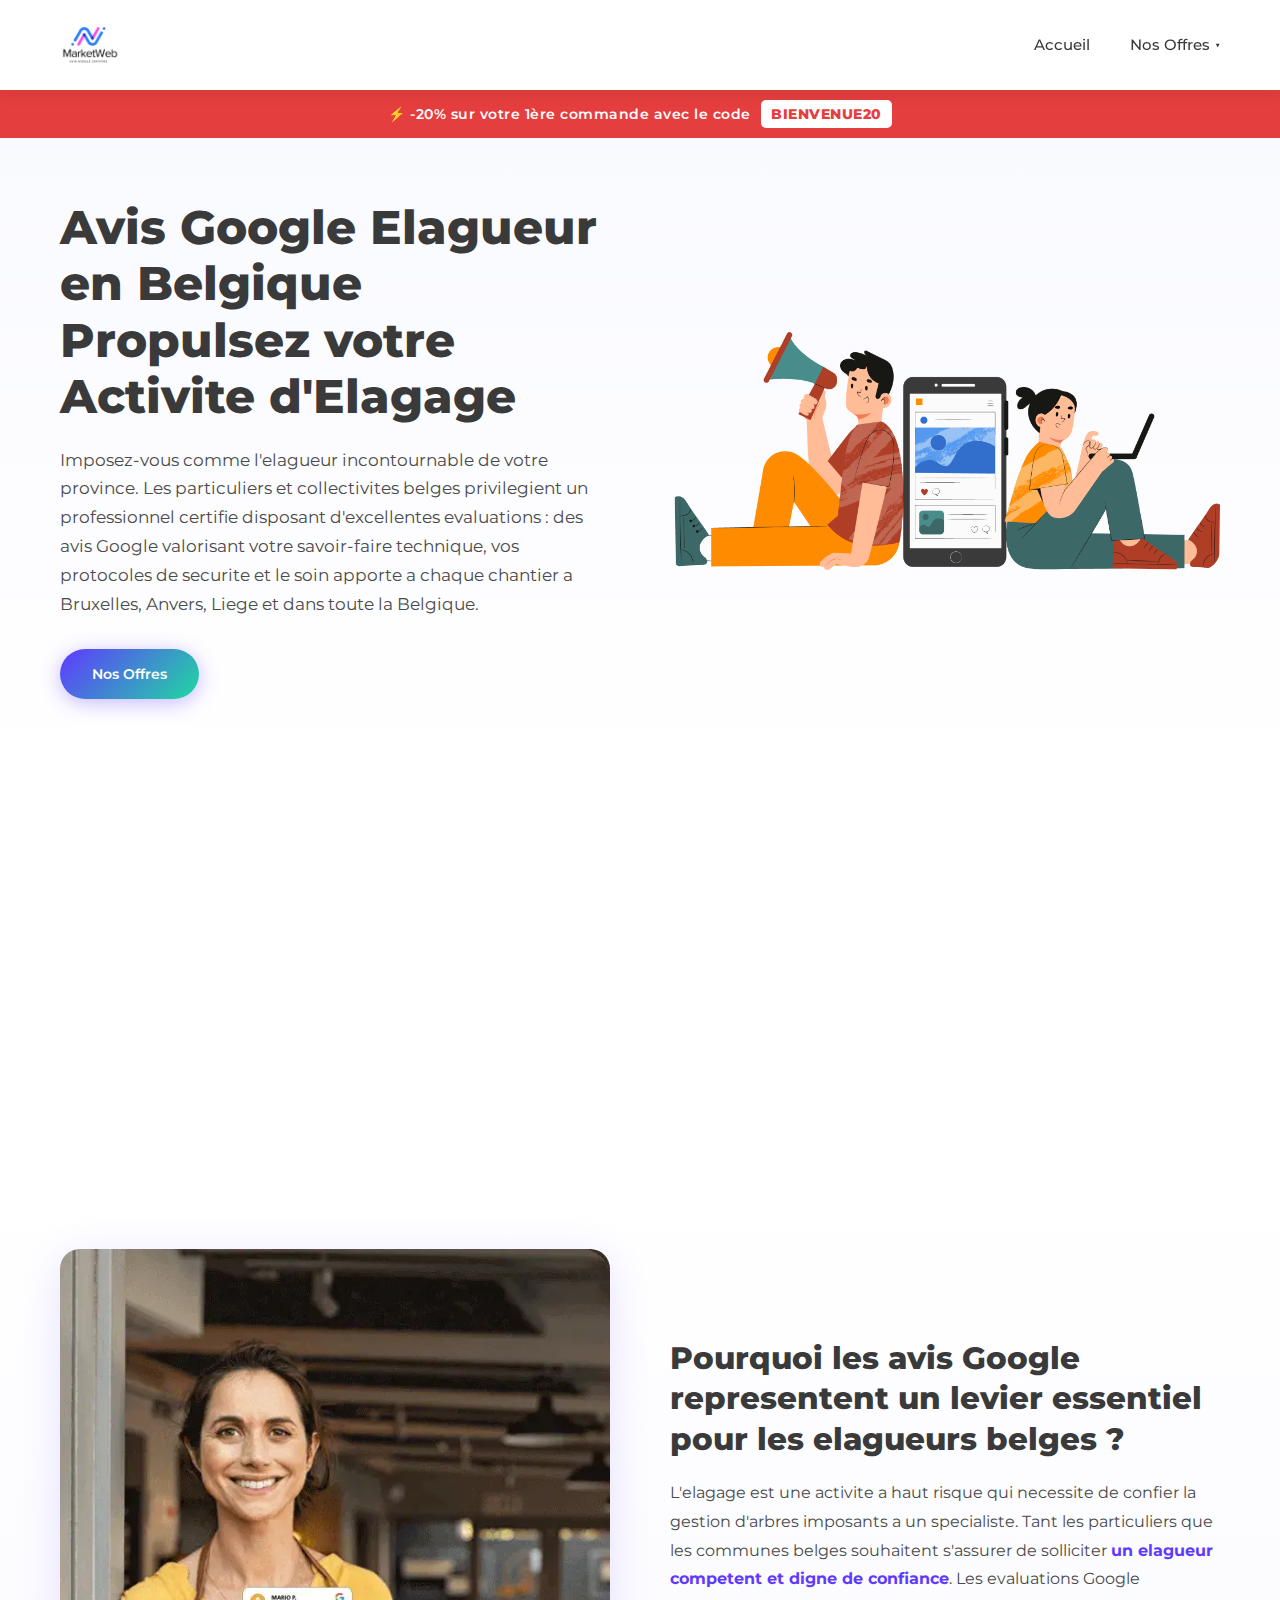
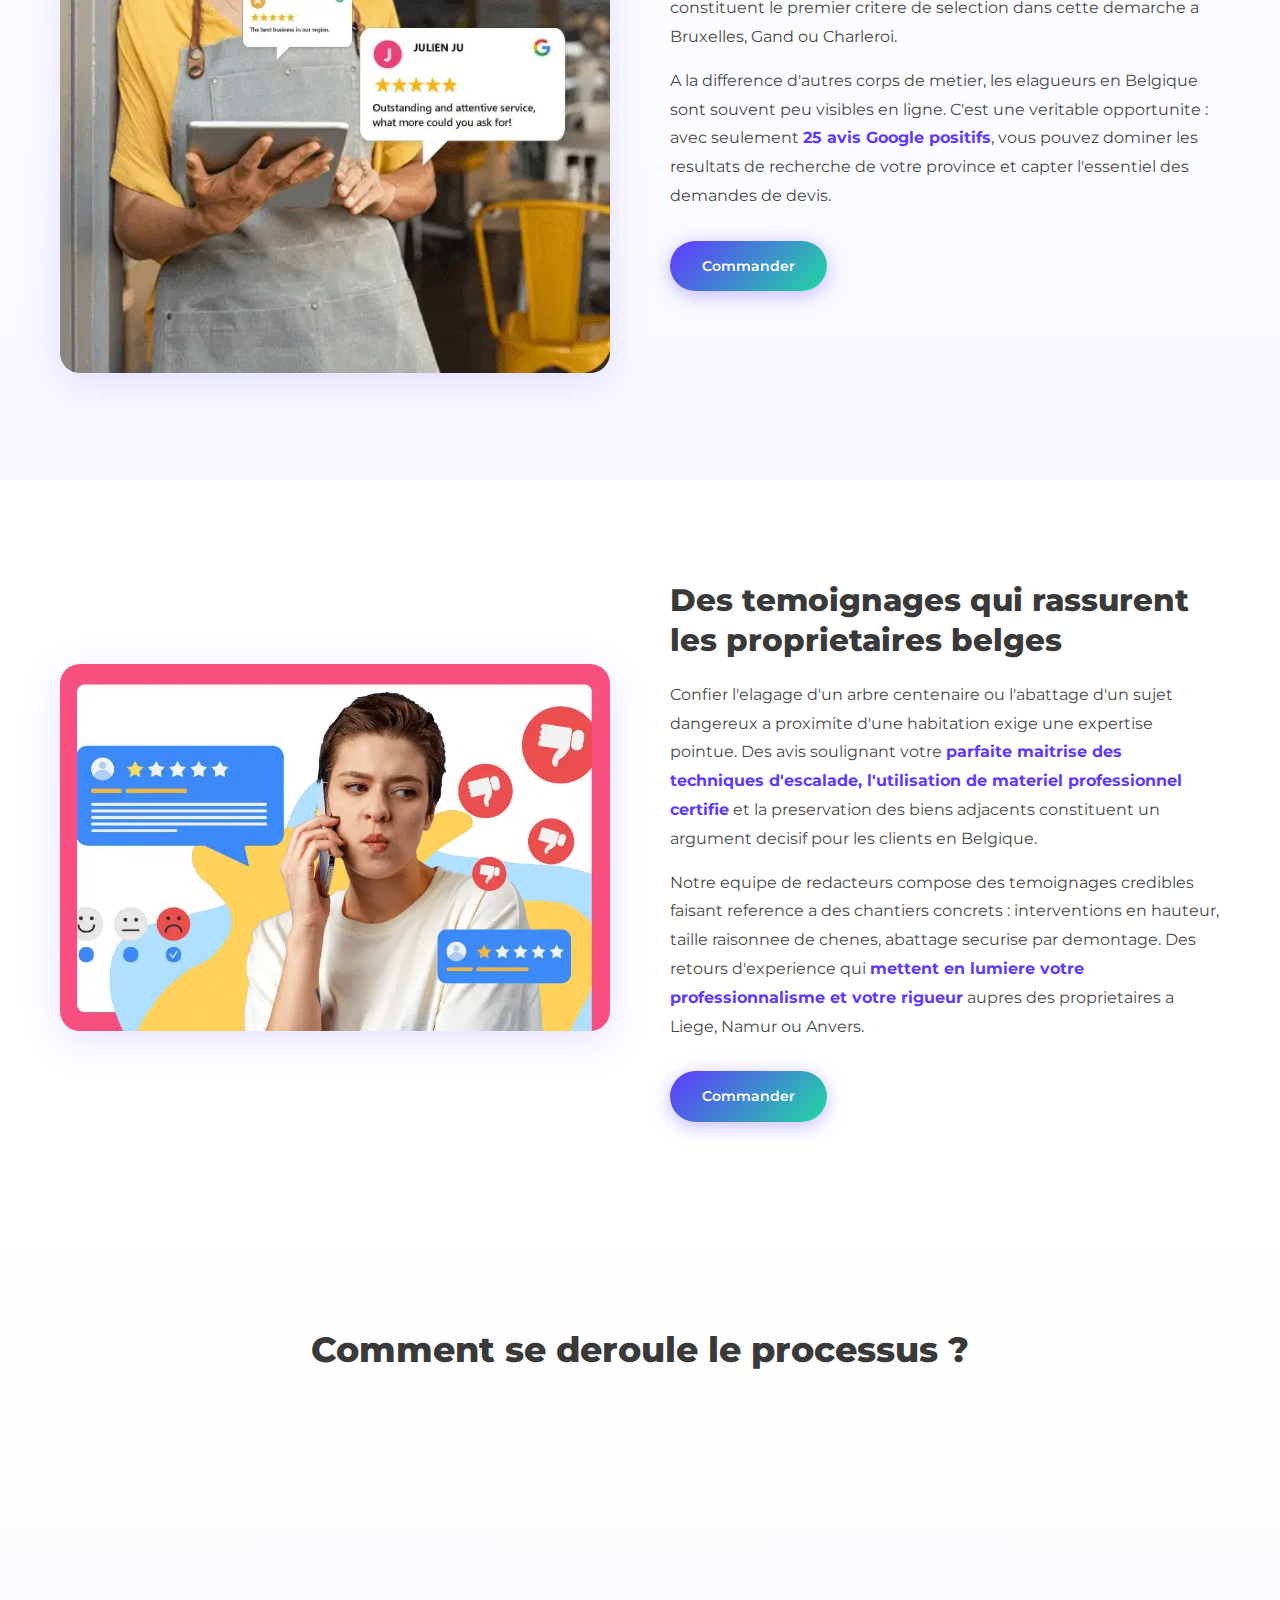
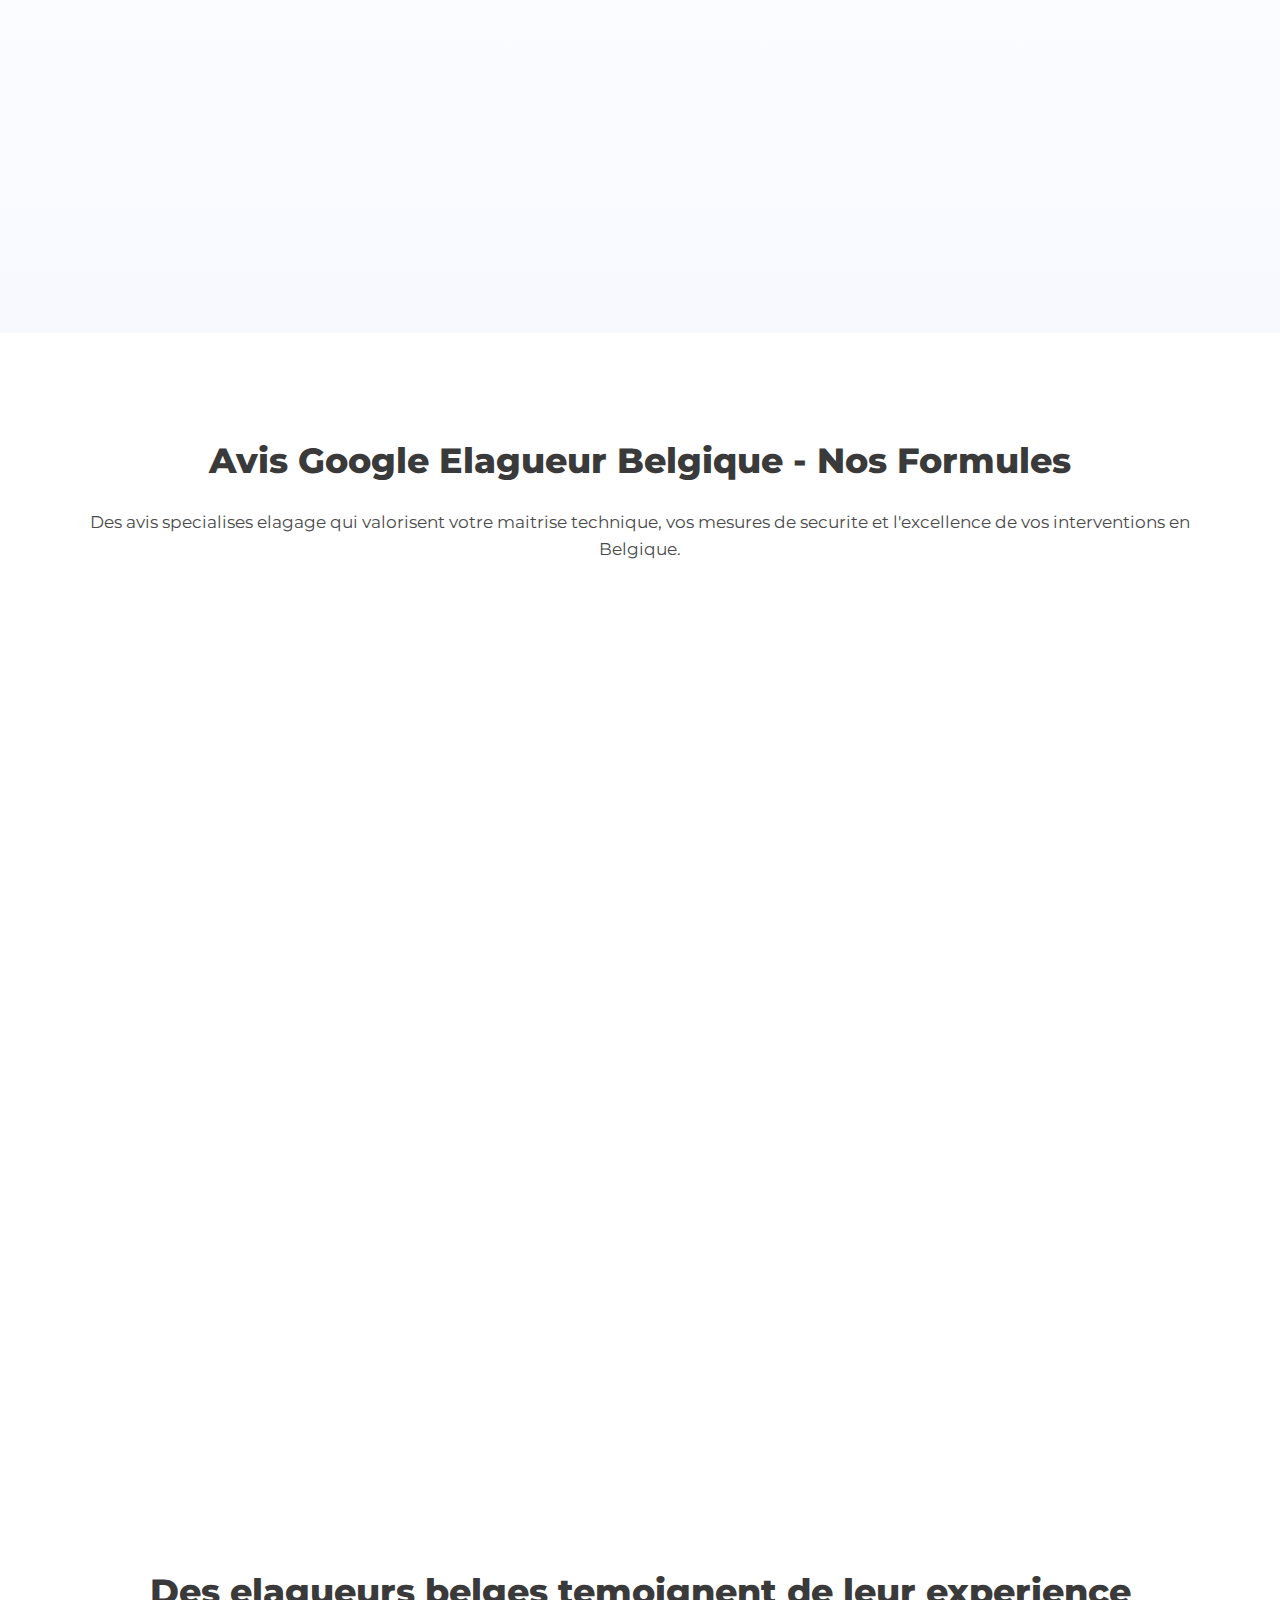
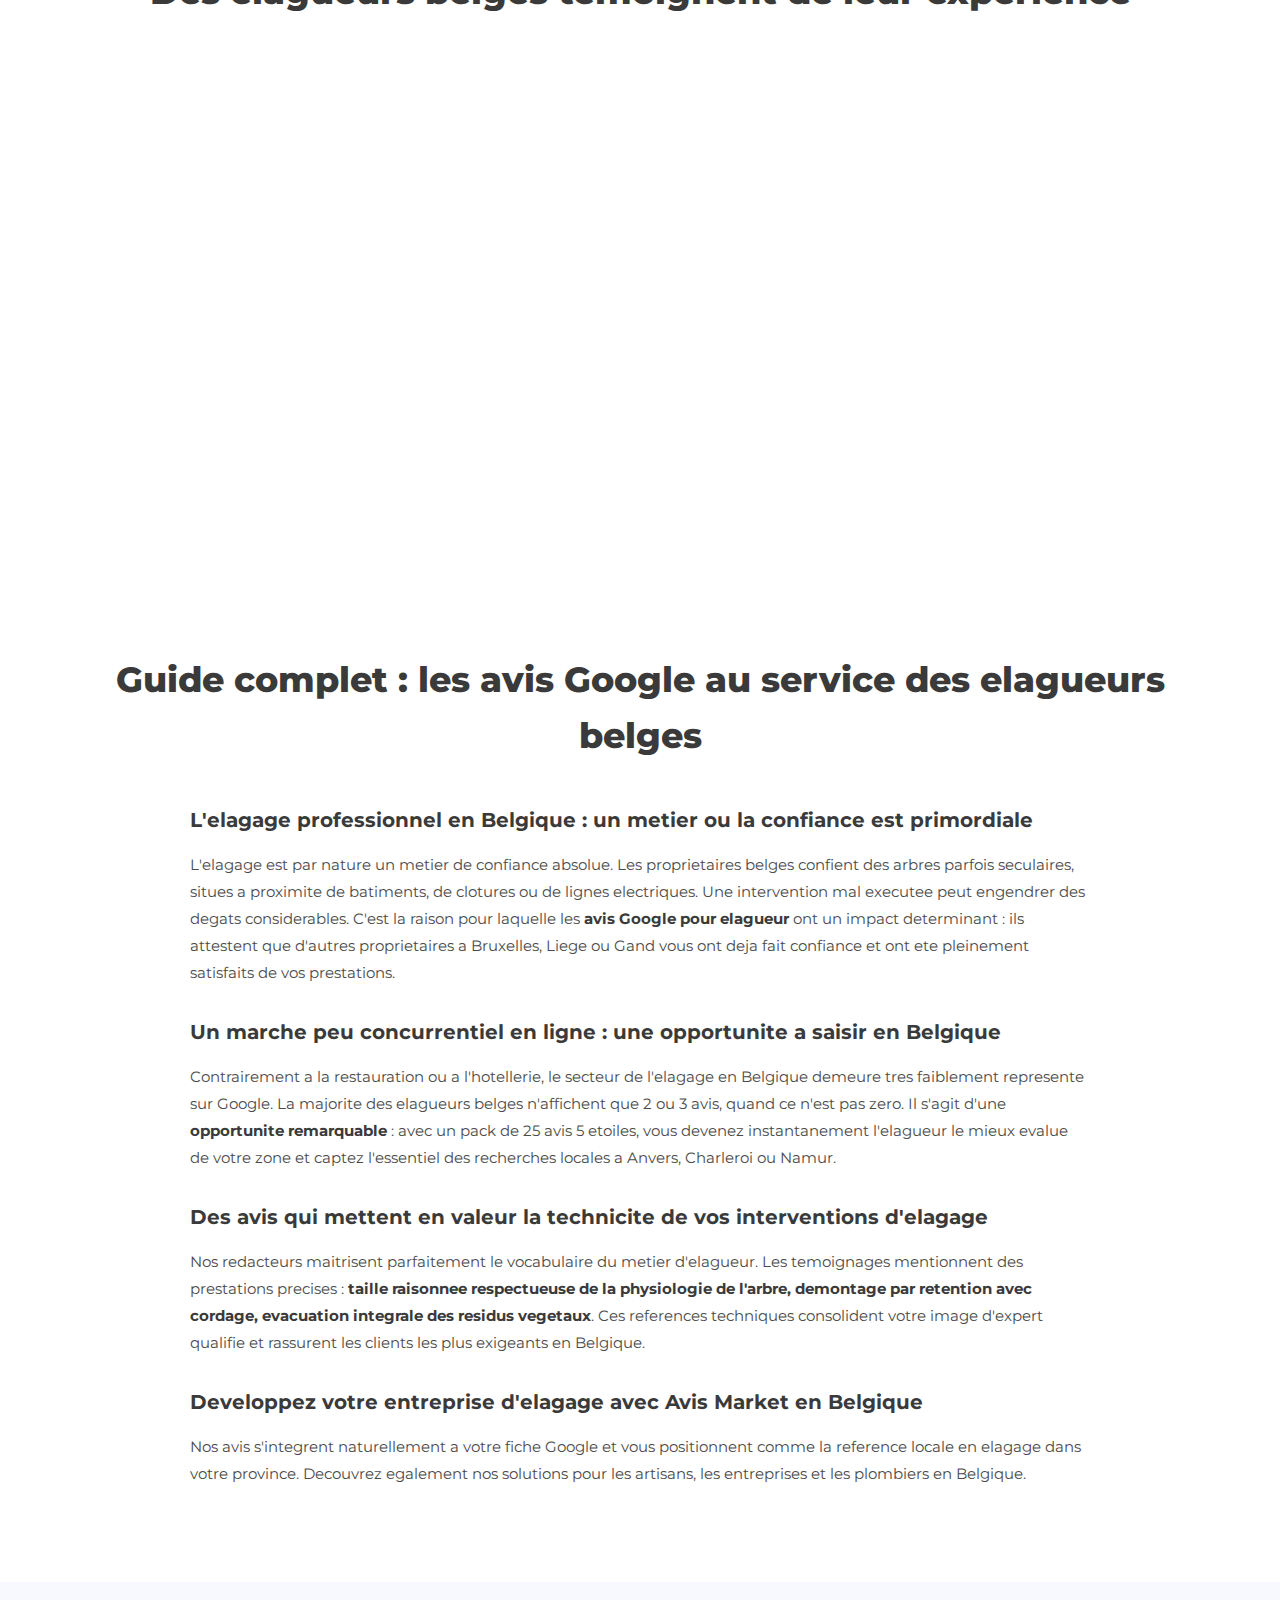
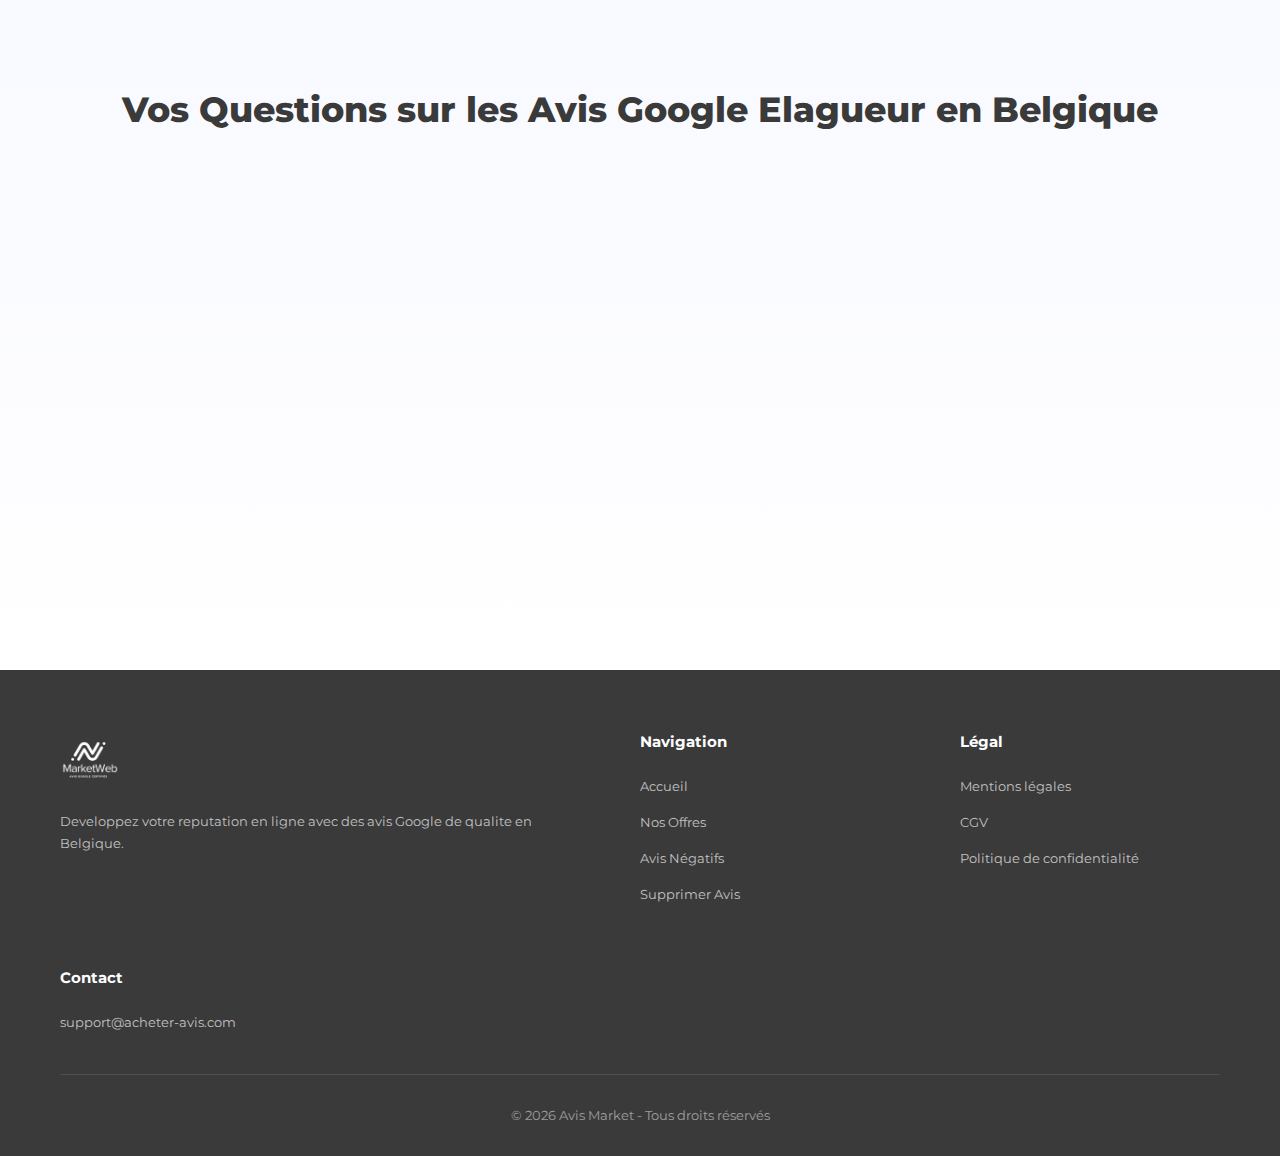
<file: avis-google-elagueur.html>
<!DOCTYPE html>
<html lang="fr">
<head>
    <meta charset="UTF-8">
    <meta name="viewport" content="width=device-width, initial-scale=1.0">
    <meta name="robots" content="index, follow">
    <title>Avis Google Elagueur Belgique - Renforcez votre Notoriete d'Elagueur</title>
    <meta name="description" content="Procurez-vous des avis Google pour votre entreprise d'elagage en Belgique. Gagnez la confiance des particuliers et collectivites belges grace a des avis 5 etoiles. Garantie a vie des 99€.">
    <link rel="canonical" href="https://acheter-avis.com/avis-google-elagueur.html"/>
    <link rel="alternate" hreflang="fr-BE" href="https://acheter-avis.com/avis-google-elagueur.html"/>
    <link rel="alternate" hreflang="x-default" href="https://acheter-avis.com/avis-google-elagueur.html"/>
    <meta name="geo.region" content="BE">
    <meta name="geo.placename" content="Bruxelles, Belgique">
    <meta name="geo.position" content="50.8503;4.3517">
    <meta name="ICBM" content="50.8503, 4.3517">
    <link rel="preconnect" href="https://fonts.googleapis.com">
    <link rel="preconnect" href="https://fonts.gstatic.com" crossorigin>
    <link href="https://fonts.googleapis.com/css2?family=Montserrat:wght@400;500;600;700;800&display=swap" rel="stylesheet">
    <link rel="stylesheet" href="styles.css">
    <link rel="icon" type="image/x-icon" href="/favicon.ico">
    <link rel="shortcut icon" href="/favicon.ico">
    <link rel="apple-touch-icon" type="image/png" sizes="96x96" href="./logo/apple-icon-96x96.png">
    <link rel="icon" type="image/png" sizes="32x32" href="./logo/android-icon-32x32.png">
    <link rel="icon" type="image/png" sizes="96x96" href="./logo/android-icon-96x96.png">
    <meta name="msapplication-TileColor" content="#ffffff">
    <meta name="msapplication-TileImage" content="./logo/ms-icon-96x96.png">

    <meta property="og:type" content="website">
    <meta property="og:url" content="https://acheter-avis.com/avis-google-elagueur.html">
    <meta property="og:title" content="Avis Google Elagueur Belgique - Renforcez votre Notoriete d'Elagueur">
    <meta property="og:description" content="Procurez-vous des avis Google pour votre entreprise d'elagage en Belgique des 99€.">
    <meta property="og:image" content="https://acheter-avis.com/acheter-avis-google.png">
    <meta property="og:locale" content="fr_BE">
    <meta property="og:site_name" content="Avis Market">

    <meta name="twitter:card" content="summary_large_image">
    <meta name="twitter:title" content="Avis Google Elagueur Belgique - Renforcez votre Notoriete d'Elagueur">
    <meta name="twitter:description" content="Procurez-vous des avis Google pour votre entreprise d'elagage en Belgique des 99€.">
    <meta name="twitter:image" content="https://acheter-avis.com/acheter-avis-google.png">

    <script type="application/ld+json">
    {
        "@context": "https://schema.org",
        "@type": "BreadcrumbList",
        "itemListElement": [
            {
                "@type": "ListItem",
                "position": 1,
                "name": "Accueil",
                "item": "https://acheter-avis.com/"
            },
            {
                "@type": "ListItem",
                "position": 2,
                "name": "Avis Google Elagueur Belgique",
                "item": "https://acheter-avis.com/avis-google-elagueur.html"
            }
        ]
    }
    </script>
    <script type="application/ld+json">
    {
        "@context": "https://schema.org",
        "@type": "Organization",
        "name": "Avis Market",
        "url": "https://acheter-avis.com",
        "logo": "https://acheter-avis.com/logo.png",
        "hasOfferCatalog": {
            "@type": "OfferCatalog",
            "name": "Nos services",
            "itemListElement": [
                {
                    "@type": "Offer",
                    "itemOffered": {
                        "@type": "Service",
                        "name": "Avis Google Elagueur Belgique",
                        "url": "https://acheter-avis.com/avis-google-elagueur.html"
                    }
                }
            ]
        }
    }
    </script>
    <script type="application/ld+json">
    {
        "@context": "https://schema.org",
        "@type": "FAQPage",
        "mainEntity": [
            {
                "@type": "Question",
                "name": "Les avis pour elagueur font-ils reference aux differentes prestations d'elagage ?",
                "acceptedAnswer": {
                    "@type": "Answer",
                    "text": "Tout a fait. Nos temoignages evoquent des chantiers specifiques : taille de haies, abattage d'arbres perilleux, elagage de formation, dessouchage et evacuation de dechets verts. Chaque avis est adapte a vos interventions courantes en Belgique."
                }
            },
            {
                "@type": "Question",
                "name": "Quel volume d'avis est necessaire pour un elagueur en Belgique ?",
                "acceptedAnswer": {
                    "@type": "Answer",
                    "text": "Le marche de l'elagage en Belgique reste peu concurrentiel sur Google. Un pack de 25 avis suffit dans la plupart des cas pour vous positionner en tete des resultats locaux et devenir l'elagueur de reference dans votre province, que ce soit a Bruxelles, Liege ou Namur."
                }
            },
            {
                "@type": "Question",
                "name": "Les avis evoquent-ils les mesures de securite prises lors des interventions ?",
                "acceptedAnswer": {
                    "@type": "Answer",
                    "text": "Bien entendu. La securite constitue une preoccupation majeure pour les clients belges. Nos redacteurs integrent des references au respect des protocoles de securite, a l'emploi d'equipements professionnels certifies et a la protection des proprietes avoisinantes."
                }
            },
            {
                "@type": "Question",
                "name": "Un elagueur a activite saisonniere peut-il tirer profit de ce service en Belgique ?",
                "acceptedAnswer": {
                    "@type": "Answer",
                    "text": "Absolument. Les avis Google demeurent visibles en permanence sur votre fiche. Accumuler des avis durant la periode creuse vous permet d'anticiper la pleine saison et de demarrer avec un planning deja bien garni a Bruxelles, Anvers, Charleroi ou ailleurs en Belgique."
                }
            }
        ]
    }
    </script>
    <script type="application/ld+json">
    {
        "@context": "https://schema.org",
        "@type": "ItemList",
        "name": "Nos Offres Avis Positifs",
        "itemListElement": [
            {
                "@type": "Product",
                "position": 1,
                "name": "25 Avis Positifs + 5 offerts",
                "description": "Formule de 25 avis Google positifs avec comptes belges verifies, textes sur mesure, garantie a vie et assistance 24/7.",
                "image": "https://acheter-avis.com/logo.png",
                "offers": {
                    "@type": "Offer",
                    "price": "99",
                    "priceCurrency": "EUR",
                    "availability": "https://schema.org/InStock",
                    "shippingDetails": {
                        "@type": "OfferShippingDetails",
                        "shippingRate": {
                            "@type": "MonetaryAmount",
                            "value": "0",
                            "currency": "EUR"
                        },
                        "deliveryTime": {
                            "@type": "ShippingDeliveryTime",
                            "handlingTime": {
                                "@type": "QuantitativeValue",
                                "minValue": 1,
                                "maxValue": 2,
                                "unitCode": "DAY"
                            },
                            "transitTime": {
                                "@type": "QuantitativeValue",
                                "minValue": 12,
                                "maxValue": 30,
                                "unitCode": "DAY"
                            }
                        },
                        "shippingDestination": {
                            "@type": "DefinedRegion",
                            "addressCountry": "BE"
                        }
                    },
                    "hasMerchantReturnPolicy": {
                        "@type": "MerchantReturnPolicy",
                        "applicableCountry": "BE",
                        "returnPolicyCategory": "https://schema.org/MerchantReturnNotPermitted"
                    }
                }
            },
            {
                "@type": "Product",
                "position": 2,
                "name": "50 Avis Positifs + 10 offerts",
                "description": "Formule de 50 avis Google positifs avec comptes belges verifies, textes sur mesure, garantie a vie et assistance 24/7.",
                "image": "https://acheter-avis.com/logo.png",
                "offers": {
                    "@type": "Offer",
                    "price": "169",
                    "priceCurrency": "EUR",
                    "availability": "https://schema.org/InStock",
                    "shippingDetails": {
                        "@type": "OfferShippingDetails",
                        "shippingRate": {
                            "@type": "MonetaryAmount",
                            "value": "0",
                            "currency": "EUR"
                        },
                        "deliveryTime": {
                            "@type": "ShippingDeliveryTime",
                            "handlingTime": {
                                "@type": "QuantitativeValue",
                                "minValue": 1,
                                "maxValue": 2,
                                "unitCode": "DAY"
                            },
                            "transitTime": {
                                "@type": "QuantitativeValue",
                                "minValue": 25,
                                "maxValue": 60,
                                "unitCode": "DAY"
                            }
                        },
                        "shippingDestination": {
                            "@type": "DefinedRegion",
                            "addressCountry": "BE"
                        }
                    },
                    "hasMerchantReturnPolicy": {
                        "@type": "MerchantReturnPolicy",
                        "applicableCountry": "BE",
                        "returnPolicyCategory": "https://schema.org/MerchantReturnNotPermitted"
                    }
                }
            },
            {
                "@type": "Product",
                "position": 3,
                "name": "100 Avis Positifs + 20 offerts",
                "description": "Formule de 100 avis Google positifs avec comptes belges verifies, textes sur mesure, garantie a vie et assistance 24/7.",
                "image": "https://acheter-avis.com/logo.png",
                "offers": {
                    "@type": "Offer",
                    "price": "279",
                    "priceCurrency": "EUR",
                    "availability": "https://schema.org/InStock",
                    "shippingDetails": {
                        "@type": "OfferShippingDetails",
                        "shippingRate": {
                            "@type": "MonetaryAmount",
                            "value": "0",
                            "currency": "EUR"
                        },
                        "deliveryTime": {
                            "@type": "ShippingDeliveryTime",
                            "handlingTime": {
                                "@type": "QuantitativeValue",
                                "minValue": 1,
                                "maxValue": 2,
                                "unitCode": "DAY"
                            },
                            "transitTime": {
                                "@type": "QuantitativeValue",
                                "minValue": 50,
                                "maxValue": 120,
                                "unitCode": "DAY"
                            }
                        },
                        "shippingDestination": {
                            "@type": "DefinedRegion",
                            "addressCountry": "BE"
                        }
                    },
                    "hasMerchantReturnPolicy": {
                        "@type": "MerchantReturnPolicy",
                        "applicableCountry": "BE",
                        "returnPolicyCategory": "https://schema.org/MerchantReturnNotPermitted"
                    }
                }
            }
        ]
    }
    </script>
</head>
<body>
    <header class="header">
        <div class="container">
            <a href="https://acheter-avis.com" class="logo">
                <img src="logo.png" alt="Avis Market - Achat d'avis Google en Belgique" title="Avis Market" width="512" height="512" class="logo-img">
            </a>
            <nav class="nav">
                <ul class="nav-list">
                    <li><a href="https://acheter-avis.com" class="nav-link">Accueil</a></li>
                    <li class="nav-item dropdown">
                        <a href="#" class="nav-link">Nos Offres <span class="dropdown-arrow">&#9660;</span></a>
                        <div class="dropdown-menu">
                            <a href="https://acheter-avis.com#offres-positifs">Avis Positifs</a>
                            <a href="acheter-avis-negatif-google.html#offres">Avis N&eacute;gatifs</a>
                            <a href="supprimer-avis-google.html#offres">Supprimer Avis</a>
                        </div>
                    </li>
                </ul>
            </nav>
            <button class="menu-toggle" aria-label="Menu">
                <span></span>
                <span></span>
                <span></span>
            </button>
        </div>
    </header>
    <div class="promo-bar">&#x26A1; -20% sur votre 1&egrave;re commande avec le code <span class="promo-code">BIENVENUE20</span></div>

    <section id="accueil" class="hero">
        <div class="container">
            <div class="hero-content">
                <h1>Avis Google Elagueur en Belgique <br> Propulsez votre Activite d'Elagage</h1>
                <p class="hero-subtitle">Imposez-vous comme l'elagueur incontournable de votre province. Les particuliers et collectivites belges privilegient un professionnel certifie disposant d'excellentes evaluations : des avis Google valorisant votre savoir-faire technique, vos protocoles de securite et le soin apporte a chaque chantier a Bruxelles, Anvers, Liege et dans toute la Belgique.</p>
                <a href="#offres-positifs" class="btn btn-primary" title="avis google elagueur belgique">Nos Offres</a>
            </div>
            <div class="hero-image">
                <img src="acheter-avis-google.png" alt="Acheter des avis Google pour elagueur en Belgique" title="Avis Google elagueur Belgique" width="964" height="421" class="hero-img" loading="eager">
            </div>
        </div>
    </section>

    <section class="stats">
        <div class="container">
            <div class="stat-card">
                <div class="stat-number" data-target="89" data-suffix="%">89%</div>
                <p>des Belges recherchent un elagueur sur Google</p>
            </div>
            <div class="stat-card">
                <div class="stat-number" data-target="75" data-suffix="%">75%</div>
                <p>privilegient l'elagueur affichant la meilleure note</p>
            </div>
            <div class="stat-card">
                <div class="stat-number" data-target="75" data-suffix="%">75%</div>
                <p>demandent un minimum de 4 etoiles avant de contacter</p>
            </div>
            <div class="stat-card">
                <div class="stat-number" data-target="0" data-static="+9%">+9%</div>
                <p>de revenus supplementaires constates</p>
            </div>
        </div>
    </section>

    <section class="credibility">
        <div class="container">
            <div class="credibility-image">
                <img src="acheter-avis-google-entreprise.webp" alt="Avis Google pour elagueur belge" title="Acheter avis Google elagueur Belgique" width="601" height="791" class="credibility-img" loading="lazy">
            </div>
            <div class="credibility-content">
                <h2>Pourquoi les avis Google representent un levier essentiel pour les elagueurs belges ?</h2>
                <p>L'elagage est une activite a haut risque qui necessite de confier la gestion d'arbres imposants a un specialiste. Tant les particuliers que les communes belges souhaitent s'assurer de solliciter <strong>un elagueur competent et digne de confiance</strong>. Les evaluations Google constituent le premier critere de selection dans cette demarche a Bruxelles, Gand ou Charleroi.</p>
                <p>A la difference d'autres corps de metier, les elagueurs en Belgique sont souvent peu visibles en ligne. C'est une veritable opportunite : avec seulement <strong>25 avis Google positifs</strong>, vous pouvez dominer les resultats de recherche de votre province et capter l'essentiel des demandes de devis.</p>
                <a href="#offres-positifs" class="btn btn-primary">Commander</a>
            </div>
        </div>
    </section>

    <section class="credibility credibility-reverse">
        <div class="container">
            <div class="credibility-content">
                <h2>Des temoignages qui rassurent les proprietaires belges</h2>
                <p>Confier l'elagage d'un arbre centenaire ou l'abattage d'un sujet dangereux a proximite d'une habitation exige une expertise pointue. Des avis soulignant votre <strong>parfaite maitrise des techniques d'escalade, l'utilisation de materiel professionnel certifie</strong> et la preservation des biens adjacents constituent un argument decisif pour les clients en Belgique.</p>
                <p>Notre equipe de redacteurs compose des temoignages credibles faisant reference a des chantiers concrets : interventions en hauteur, taille raisonnee de chenes, abattage securise par demontage. Des retours d'experience qui <strong>mettent en lumiere votre professionnalisme et votre rigueur</strong> aupres des proprietaires a Liege, Namur ou Anvers.</p>
                <a href="#offres-positifs" class="btn btn-primary" title="acheter avis google elagueur belgique">Commander</a>
            </div>
            <div class="credibility-image">
                <img src="acheter-faux-avis-google.webp" alt="Fiche Google elagueur avec avis 5 etoiles en Belgique" title="Avis 5 etoiles elagueur Google Belgique" width="900" height="600" class="credibility-img" loading="lazy">
            </div>
        </div>
    </section>

    <section class="how-it-works">
        <div class="container">
            <h2 class="section-title">Comment se deroule le processus ?</h2>
            <div class="steps">
                <div class="step">
                    <div class="step-icon"><span>1</span></div>
                    <h3>Optez pour votre formule</h3>
                    <p>Determinez le volume d'avis adapte pour asseoir votre reputation d'elagueur en Belgique. Votre commande est prise en charge immediatement apres validation du paiement.</p>
                </div>
                <div class="step">
                    <div class="step-icon"><span>2</span></div>
                    <h3>Echange personnalise via WhatsApp</h3>
                    <p>Un membre de notre equipe vous contacte pour recueillir les informations de votre etablissement belge. Cela garantit des avis naturels, pertinents et parfaitement adaptes a vos prestations d'elagage.</p>
                </div>
                <div class="step">
                    <div class="step-icon"><span>3</span></div>
                    <h3>Publication echelonnee des avis</h3>
                    <p>Les avis sont mis en ligne de maniere progressive pour un resultat parfaitement organique. Votre notoriete, votre credibilite et votre nombre de demandes augmentent jour apres jour en Belgique.</p>
                </div>
            </div>
        </div>
    </section>

    <section id="offres-positifs" class="pricing">
        <div class="container">
            <h2 class="section-title">Avis Google Elagueur Belgique - Nos Formules</h2>
            <p class="section-subtitle">Des avis specialises elagage qui valorisent votre maitrise technique, vos mesures de securite et l'excellence de vos interventions en Belgique.</p>
            <div class="pricing-cards">
                <div class="pricing-card">
                    <div class="pricing-header">
                        <h3>25 Avis Positifs</h3>
                        <div class="pricing-bonus">+ 5 offerts</div>
                    </div>
                    <div class="pricing-price">
                        <span class="price">99&euro;</span>
                    </div>
                    <ul class="pricing-features">
                        <li><span class="check">&#10003;</span> Comptes &#x1F1E7;&#x1F1EA;</li>
                        <li><span class="check">&#10003;</span> Nom prenom &#x1F1E7;&#x1F1EA;</li>
                        <li><span class="check">&#10003;</span> Textes Personnalises</li>
                        <li><span class="check">&#10003;</span> Fournissez vos Textes</li>
                        <li><span class="check">&#10003;</span> Fournissez vos Images</li>
                        <li><span class="check">&#10003;</span> Garantie a vie</li>
                        <li><span class="check">&#10003;</span> Rythme 1 a 2 avis/jrs</li>
                        <li><span class="check">&#10003;</span> Service Client 24/7</li>
                    </ul>
                    <a href="https://buy.stripe.com/cNi00i45B4re0GS8bRabK0z" class="btn btn-outline" target="_blank" rel="noopener noreferrer">Commander</a>
                </div>

                <div class="pricing-card featured">
                    <div class="pricing-badge">Populaire</div>
                    <div class="pricing-header">
                        <h3>50 Avis Positifs</h3>
                        <div class="pricing-bonus">+ 10 offerts</div>
                    </div>
                    <div class="pricing-price">
                        <span class="price">169&euro;</span>
                    </div>
                    <ul class="pricing-features">
                        <li><span class="check">&#10003;</span> Comptes &#x1F1E7;&#x1F1EA;</li>
                        <li><span class="check">&#10003;</span> Nom prenom &#x1F1E7;&#x1F1EA;</li>
                        <li><span class="check">&#10003;</span> Textes Personnalises</li>
                        <li><span class="check">&#10003;</span> Fournissez vos Textes</li>
                        <li><span class="check">&#10003;</span> Fournissez vos Images</li>
                        <li><span class="check">&#10003;</span> Garantie a vie</li>
                        <li><span class="check">&#10003;</span> Rythme 1 a 2 avis/jrs</li>
                        <li><span class="check">&#10003;</span> Service Client 24/7</li>
                    </ul>
                    <a href="https://buy.stripe.com/28E28qfOj3na1KW3VBabK0A" class="btn btn-primary" title="acheter avis google elagueur belgique" target="_blank" rel="noopener noreferrer">Commander</a>
                </div>

                <div class="pricing-card">
                    <div class="pricing-header">
                        <h3>100 Avis Positifs</h3>
                        <div class="pricing-bonus">+ 20 offerts</div>
                    </div>
                    <div class="pricing-price">
                        <span class="price">279&euro;</span>
                    </div>
                    <ul class="pricing-features">
                        <li><span class="check">&#10003;</span> Comptes &#x1F1E7;&#x1F1EA;</li>
                        <li><span class="check">&#10003;</span> Nom prenom &#x1F1E7;&#x1F1EA;</li>
                        <li><span class="check">&#10003;</span> Textes Personnalises</li>
                        <li><span class="check">&#10003;</span> Fournissez vos Textes</li>
                        <li><span class="check">&#10003;</span> Fournissez vos Images</li>
                        <li><span class="check">&#10003;</span> Garantie a vie</li>
                        <li><span class="check">&#10003;</span> Rythme 1 a 2 avis/jrs</li>
                        <li><span class="check">&#10003;</span> Service Client 24/7</li>
                    </ul>
                    <a href="https://buy.stripe.com/00wfZg59F1f2exI77NabK0B" class="btn btn-outline" title="achat avis google elagueur belgique" target="_blank" rel="noopener noreferrer">Commander</a>
                </div>
            </div>
        </div>
    </section>

    <section class="testimonials">
        <div class="container">
            <h2 class="section-title">Des elagueurs belges temoignent de leur experience</h2>
            <div class="testimonials-grid">
                <div class="testimonial-card">
                    <img src="acheter-avis-google-my-business.webp" alt="Temoignage elagueur belge avis Google" title="Retour client elagueur avis Google Belgique" width="768" height="1496" class="testimonial-img" loading="lazy">
                </div>
                <div class="testimonial-card">
                    <img src="acheter-commentaire-google.webp" alt="Retour d'experience elagueur apres achat avis en Belgique" title="Resultat avis Google elagueur belge" width="768" height="1496" class="testimonial-img" loading="lazy">
                </div>
                <div class="testimonial-card">
                    <img src="achat-avis-positif-google.webp" alt="Elagueur belge satisfait du service avis Google" title="Amelioration note Google elagueur Belgique" width="768" height="1496" class="testimonial-img" loading="lazy">
                </div>
                <div class="testimonial-card">
                    <img src="achat-avis-positifs.webp" alt="Resultats concrets avis Google pour elagueur en Belgique" title="Impact avis Google sur elagage belge" width="768" height="1496" class="testimonial-img" loading="lazy">
                </div>
            </div>
        </div>
    </section>

    <section class="seo-content">
        <div class="container">
            <h2 class="section-title">Guide complet : les avis Google au service des elagueurs belges</h2>
            <div class="seo-text">
                <h3>L'elagage professionnel en Belgique : un metier ou la confiance est primordiale</h3>
                <p>L'elagage est par nature un metier de confiance absolue. Les proprietaires belges confient des arbres parfois seculaires, situes a proximite de batiments, de clotures ou de lignes electriques. Une intervention mal executee peut engendrer des degats considerables. C'est la raison pour laquelle les <strong>avis Google pour elagueur</strong> ont un impact determinant : ils attestent que d'autres proprietaires a Bruxelles, Liege ou Gand vous ont deja fait confiance et ont ete pleinement satisfaits de vos prestations.</p>

                <h3>Un marche peu concurrentiel en ligne : une opportunite a saisir en Belgique</h3>
                <p>Contrairement a la restauration ou a l'hotellerie, le secteur de l'elagage en Belgique demeure tres faiblement represente sur Google. La majorite des elagueurs belges n'affichent que 2 ou 3 avis, quand ce n'est pas zero. Il s'agit d'une <strong>opportunite remarquable</strong> : avec un pack de 25 avis 5 etoiles, vous devenez instantanement l'elagueur le mieux evalue de votre zone et captez l'essentiel des recherches locales a Anvers, Charleroi ou Namur.</p>

                <h3>Des avis qui mettent en valeur la technicite de vos interventions d'elagage</h3>
                <p>Nos redacteurs maitrisent parfaitement le vocabulaire du metier d'elagueur. Les temoignages mentionnent des prestations precises : <strong>taille raisonnee respectueuse de la physiologie de l'arbre, demontage par retention avec cordage, evacuation integrale des residus vegetaux</strong>. Ces references techniques consolident votre image d'expert qualifie et rassurent les clients les plus exigeants en Belgique.</p>

                <h3>Developpez votre entreprise d'elagage avec Avis Market en Belgique</h3>
                <p>Nos avis s'integrent naturellement a votre fiche Google et vous positionnent comme la reference locale en elagage dans votre province. Decouvrez egalement nos solutions pour les <a href="avis-google-artisan.html">artisans</a>, les <a href="avis-google-entreprise.html">entreprises</a> et les <a href="avis-google-plombier.html">plombiers</a> en Belgique.</p>
            </div>
        </div>
    </section>

    <section class="faq">
        <div class="container">
            <h2 class="section-title">Vos Questions sur les Avis Google Elagueur en Belgique</h2>
            <div class="faq-list">
                <div class="faq-item">
                    <button class="faq-question">
                        <span>Les avis pour elagueur font-ils reference aux differentes prestations d'elagage ?</span>
                        <span class="faq-icon">+</span>
                    </button>
                    <div class="faq-answer">
                        <p>Tout a fait. Nos temoignages evoquent des chantiers specifiques : taille de haies, abattage d'arbres perilleux, elagage de formation, dessouchage et evacuation de dechets verts. Chaque avis est calibre selon vos interventions courantes en Belgique.</p>
                    </div>
                </div>
                <div class="faq-item">
                    <button class="faq-question">
                        <span>Quel volume d'avis est necessaire pour un elagueur en Belgique ?</span>
                        <span class="faq-icon">+</span>
                    </button>
                    <div class="faq-answer">
                        <p>Le marche de l'elagage en Belgique reste peu concurrentiel sur Google. Un pack de 25 avis suffit generalement pour vous hisser en tete des resultats locaux et vous imposer comme l'elagueur de reference dans votre province, que ce soit a Bruxelles, Liege ou Namur.</p>
                    </div>
                </div>
                <div class="faq-item">
                    <button class="faq-question">
                        <span>Les avis evoquent-ils les mesures de securite prises lors des interventions ?</span>
                        <span class="faq-icon">+</span>
                    </button>
                    <div class="faq-answer">
                        <p>Bien entendu. La securite constitue une preoccupation majeure pour les clients belges. Nos redacteurs integrent des references au respect des protocoles de securite, a l'emploi d'equipements professionnels certifies et a la protection des proprietes avoisinantes a Gand, Anvers ou Charleroi.</p>
                    </div>
                </div>
                <div class="faq-item">
                    <button class="faq-question">
                        <span>Un elagueur a activite saisonniere peut-il tirer profit de ce service en Belgique ?</span>
                        <span class="faq-icon">+</span>
                    </button>
                    <div class="faq-answer">
                        <p>Absolument. Les avis Google demeurent visibles en permanence sur votre fiche. Accumuler des evaluations durant la periode creuse vous permet d'anticiper la pleine saison et de demarrer avec un planning deja bien garni a Bruxelles, Anvers, Namur ou partout en Belgique.</p>
                    </div>
                </div>
            </div>
        </div>
    </section>

    <footer class="footer">
        <div class="container">
            <div class="footer-content">
                <div class="footer-brand">
                    <a href="https://acheter-avis.com" class="logo">
                        <img src="logo.png" alt="Avis Market - Logo" title="Avis Market" width="512" height="512" class="logo-img">
                    </a>
                    <p>Developpez votre reputation en ligne avec des avis Google de qualite en Belgique.</p>
                </div>
                <div class="footer-links">
                    <h4>Navigation</h4>
                    <ul>
                        <li><a href="https://acheter-avis.com">Accueil</a></li>
                        <li><a href="https://acheter-avis.com#offres-positifs">Nos Offres</a></li>
                        <li><a href="acheter-avis-negatif-google.html">Avis N&eacute;gatifs</a></li>
                        <li><a href="supprimer-avis-google.html">Supprimer Avis</a></li>
                    </ul>
                </div>
                <div class="footer-links">
                    <h4>L&eacute;gal</h4>
                    <ul>
                        <li><a href="#">Mentions l&eacute;gales</a></li>
                        <li><a href="#">CGV</a></li>
                        <li><a href="#">Politique de confidentialit&eacute;</a></li>
                    </ul>
                </div>
                <div class="footer-links">
                    <h4>Contact</h4>
                    <ul>
                        <li><a href="mailto:support@acheter-avis.com">support@acheter-avis.com</a></li>
                    </ul>
                </div>
            </div>
            <div class="footer-bottom">
                <p>&copy; 2026 Avis Market - Tous droits r&eacute;serv&eacute;s</p>
            </div>
        </div>
    </footer>


    <script>
        document.addEventListener('DOMContentLoaded', function() {
            const menuToggle = document.querySelector('.menu-toggle');
            const nav = document.querySelector('.nav');
            if (menuToggle && nav) {
                menuToggle.addEventListener('click', function() {
                    nav.classList.toggle('active');
                    menuToggle.classList.toggle('active');
                });
                const navLinks = document.querySelectorAll('.nav-link:not(.nav-item.dropdown > .nav-link)');
                navLinks.forEach(link => {
                    link.addEventListener('click', function() {
                        nav.classList.remove('active');
                        menuToggle.classList.remove('active');
                    });
                });
            }
            const dropdowns = document.querySelectorAll('.nav-item.dropdown');
            dropdowns.forEach(dropdown => {
                const dropdownLink = dropdown.querySelector('.nav-link');
                dropdownLink.addEventListener('click', function(e) {
                    if (window.innerWidth <= 768) {
                        e.preventDefault();
                        dropdown.classList.toggle('active');
                    }
                });
            });
            const dropdownMenuLinks = document.querySelectorAll('.dropdown-menu a');
            dropdownMenuLinks.forEach(link => {
                link.addEventListener('click', function() {
                    if (window.innerWidth <= 768) {
                        const nav = document.querySelector('.nav');
                        const menuToggle = document.querySelector('.menu-toggle');
                        nav.classList.remove('active');
                        menuToggle.classList.remove('active');
                        document.querySelectorAll('.nav-item.dropdown').forEach(d => d.classList.remove('active'));
                    }
                });
            });
            const anchorLinks = document.querySelectorAll('a[href^="#"]');
            anchorLinks.forEach(link => {
                link.addEventListener('click', function(e) {
                    e.preventDefault();
                    const targetId = this.getAttribute('href');
                    const targetElement = document.querySelector(targetId);
                    if (targetElement) {
                        const headerHeight = document.querySelector('.header').offsetHeight;
                        const targetPosition = targetElement.offsetTop - headerHeight;
                        window.scrollTo({ top: targetPosition, behavior: 'smooth' });
                    }
                });
            });
            const faqItems = document.querySelectorAll('.faq-item');
            faqItems.forEach(item => {
                const question = item.querySelector('.faq-question');
                question.addEventListener('click', function() {
                    faqItems.forEach(otherItem => {
                        if (otherItem !== item && otherItem.classList.contains('active')) {
                            otherItem.classList.remove('active');
                        }
                    });
                    item.classList.toggle('active');
                });
            });
            const sections = document.querySelectorAll('section[id]');
            const navLinksAll = document.querySelectorAll('.nav-link');
            function updateActiveNav() {
                const scrollPosition = window.scrollY + 100;
                sections.forEach(section => {
                    const sectionTop = section.offsetTop;
                    const sectionHeight = section.offsetHeight;
                    const sectionId = section.getAttribute('id');
                    if (scrollPosition >= sectionTop && scrollPosition < sectionTop + sectionHeight) {
                        navLinksAll.forEach(link => {
                            link.classList.remove('active');
                            if (link.getAttribute('href') === '#' + sectionId) {
                                link.classList.add('active');
                            }
                        });
                    }
                });
            }
            window.addEventListener('scroll', updateActiveNav);
            const header = document.querySelector('.header');
            function updateHeader() {
                if (window.scrollY > 50) {
                    header.style.boxShadow = '0 4px 20px rgba(0, 0, 0, 0.1)';
                } else {
                    header.style.boxShadow = '0 4px 15px rgba(0, 0, 0, 0.08)';
                }
            }
            window.addEventListener('scroll', updateHeader);
            const animateElements = document.querySelectorAll('.stat-card, .step, .pricing-card, .testimonial-card, .faq-item');
            const observerOptions = { threshold: 0.1, rootMargin: '0px 0px -50px 0px' };
            const observer = new IntersectionObserver(function(entries) {
                entries.forEach(entry => {
                    if (entry.isIntersecting) {
                        entry.target.style.opacity = '1';
                        entry.target.style.transform = 'translateY(0)';
                    }
                });
            }, observerOptions);
            animateElements.forEach(element => {
                element.style.opacity = '0';
                element.style.transform = 'translateY(30px)';
                element.style.transition = 'opacity 0.6s ease, transform 0.6s ease';
                observer.observe(element);
            });
            const statNumbers = document.querySelectorAll('.stat-number');
            let animated = false;
            function animateCounters() {
                if (animated) return;
                statNumbers.forEach(stat => {
                    const staticText = stat.getAttribute('data-static');
                    if (staticText) { stat.textContent = staticText; return; }
                    const target = parseInt(stat.getAttribute('data-target') || stat.textContent);
                    const suffix = stat.getAttribute('data-suffix') || '%';
                    if (isNaN(target) || target <= 0) return;
                    let current = 0;
                    const increment = target / 50;
                    const duration = 2000;
                    const stepTime = duration / 50;
                    const counter = setInterval(() => {
                        current += increment;
                        if (current >= target) { stat.textContent = target + suffix; clearInterval(counter); }
                        else { stat.textContent = Math.floor(current) + suffix; }
                    }, stepTime);
                });
                animated = true;
            }
            const statsSection = document.querySelector('.stats');
            if (statsSection) {
                const statsObserver = new IntersectionObserver((entries) => {
                    entries.forEach(entry => { if (entry.isIntersecting) { animateCounters(); } });
                }, { threshold: 0.5 });
                statsObserver.observe(statsSection);
            }
        });
    </script>
</body>
</html>
</file>
<file: styles.css>
:root {
    --primary: #5f39ff;
    --primary-dark: #4a2bd9;
    --secondary: #20d9a1;
    --dark: #3a3a3a;
    --light: #f8f9fa;
    --white: #ffffff;
    --gray: #4a4a4a;
    --gray-light: #e9ecef;
    --gradient: linear-gradient(135deg, #5f39ff 0%, #20d9a1 100%);
    --shadow: 0 10px 40px rgba(95, 57, 255, 0.15);
    --shadow-sm: 0 4px 15px rgba(0, 0, 0, 0.08);
    --radius: 12px;
    --radius-lg: 20px;
    --transition: all 0.3s ease;
}

*, *::before, *::after {
    margin: 0;
    padding: 0;
    box-sizing: border-box;
}

html {
    scroll-behavior: smooth;
}

body {
    font-family: 'Montserrat', sans-serif;
    font-size: 15px;
    line-height: 1.6;
    color: var(--dark);
    background: var(--white);
    overflow-x: hidden;
}

a {
    text-decoration: none;
    color: inherit;
    transition: var(--transition);
}

ul {
    list-style: none;
}

img {
    max-width: 100%;
    height: auto;
}

.container {
    width: 100%;
    max-width: 1200px;
    margin: 0 auto;
    padding: 0 20px;
}

.btn {
    display: inline-block;
    padding: 14px 32px;
    font-family: 'Montserrat', sans-serif;
    font-size: 14px;
    font-weight: 600;
    border-radius: 50px;
    cursor: pointer;
    transition: var(--transition);
    border: none;
    text-align: center;
}

.btn-primary {
    background: var(--gradient);
    color: var(--white);
    box-shadow: 0 4px 20px rgba(95, 57, 255, 0.35);
}

.btn-primary:hover {
    transform: translateY(-3px);
    box-shadow: 0 8px 30px rgba(95, 57, 255, 0.45);
}

.btn-outline {
    background: transparent;
    color: var(--primary);
    border: 2px solid var(--primary);
}

.btn-outline:hover {
    background: var(--primary);
    color: var(--white);
}

.btn-full {
    width: 100%;
}

.header {
    position: fixed;
    top: 0;
    left: 0;
    right: 0;
    z-index: 1000;
    background: var(--white);
    box-shadow: var(--shadow-sm);
    padding: 15px 0;
}

.header .container {
    display: flex;
    align-items: center;
    justify-content: space-between;
}

.logo {
    display: flex;
    align-items: center;
}

.logo-img {
    height: 60px;
    width: auto;
}

.logo-market {
    color: var(--dark);
}

.logo-web {
    color: var(--primary);
}

.nav-list {
    display: flex;
    gap: 40px;
}

.nav-link {
    font-weight: 500;
    color: var(--dark);
    position: relative;
}

.nav-link::after {
    content: '';
    position: absolute;
    bottom: -5px;
    left: 0;
    width: 0;
    height: 2px;
    background: var(--gradient);
    transition: var(--transition);
}

.nav-link:hover::after,
.nav-link.active::after {
    width: 100%;
}

.nav-link:hover,
.nav-link.active {
    color: var(--primary);
}

.nav-item {
    position: relative;
}

.nav-item.dropdown > .nav-link {
    display: flex;
    align-items: center;
    gap: 5px;
}

.nav-item.dropdown > .nav-link::before {
    content: '';
    position: absolute;
    bottom: -15px;
    left: 0;
    right: 0;
    height: 20px;
}

.dropdown-arrow {
    font-size: 9px;
    transition: var(--transition);
}

.nav-item.dropdown:hover .dropdown-arrow {
    transform: rotate(180deg);
}

.dropdown-menu {
    position: absolute;
    top: 100%;
    left: 50%;
    transform: translateX(-50%);
    min-width: 200px;
    background: var(--white);
    border-radius: var(--radius);
    box-shadow: 0 10px 40px rgba(0, 0, 0, 0.15);
    padding: 10px 0;
    opacity: 0;
    visibility: hidden;
    transition: var(--transition);
    margin-top: 15px;
    z-index: 100;
}

.dropdown-menu::before {
    content: '';
    position: absolute;
    top: -8px;
    left: 50%;
    transform: translateX(-50%);
    border-left: 8px solid transparent;
    border-right: 8px solid transparent;
    border-bottom: 8px solid var(--white);
}

.nav-item.dropdown:hover .dropdown-menu {
    opacity: 1;
    visibility: visible;
    margin-top: 10px;
}

.dropdown-menu a {
    display: block;
    padding: 12px 20px;
    font-weight: 500;
    color: var(--dark);
    transition: var(--transition);
}

.dropdown-menu a:hover {
    background: var(--light);
    color: var(--primary);
}

.menu-toggle {
    display: none;
    flex-direction: column;
    gap: 5px;
    background: none;
    border: none;
    cursor: pointer;
    padding: 5px;
}

.menu-toggle span {
    display: block;
    width: 25px;
    height: 3px;
    background: var(--dark);
    border-radius: 3px;
    transition: var(--transition);
}

.hero {
    padding: 200px 0 100px;
    background: linear-gradient(180deg, #f8f9ff 0%, var(--white) 100%);
    overflow: hidden;
}

.hero .container {
    display: grid;
    grid-template-columns: 1fr 1fr;
    gap: 60px;
    align-items: center;
}

.hero-content h1 {
    font-size: 47px;
    font-weight: 800;
    line-height: 1.2;
    margin-bottom: 20px;
    color: var(--dark);
}

.hero-content .highlight {
    background: var(--gradient);
    -webkit-background-clip: text;
    -webkit-text-fill-color: transparent;
    background-clip: text;
}

.hero-subtitle {
    font-size: 17px;
    color: var(--gray);
    margin-bottom: 30px;
    line-height: 1.7;
}

.hero-image {
    position: relative;
    display: flex;
    justify-content: center;
    align-items: center;
}

.hero-img {
    max-width: 100%;
    height: auto;
    border-radius: var(--radius-lg);
    animation: float 3s ease-in-out infinite;
}

@keyframes float {
    0%, 100% { transform: translateY(0); }
    50% { transform: translateY(-10px); }
}

.stats {
    padding: 80px 0;
    background: var(--white);
}

.stats .container {
    display: grid;
    grid-template-columns: repeat(4, 1fr);
    gap: 30px;
}

.stat-card {
    background: var(--light);
    padding: 30px 20px;
    border-radius: var(--radius-lg);
    text-align: center;
    transition: var(--transition);
}

.stat-card:hover {
    transform: translateY(-5px);
    box-shadow: var(--shadow);
}

.stat-number {
    font-size: 47px;
    font-weight: 800;
    background: var(--gradient);
    -webkit-background-clip: text;
    -webkit-text-fill-color: transparent;
    background-clip: text;
    margin-bottom: 10px;
}

.stat-card p {
    font-size: 14px;
    color: var(--gray);
    line-height: 1.6;
}

.credibility {
    padding: 100px 0;
    background: linear-gradient(180deg, var(--white) 0%, #f8f9ff 100%);
}

.credibility .container {
    display: grid;
    grid-template-columns: 1fr 1fr;
    gap: 60px;
    align-items: center;
}

.credibility-image {
    position: relative;
}

.credibility-img {
    width: 100%;
    height: auto;
    border-radius: var(--radius-lg);
    box-shadow: var(--shadow);
}

.credibility-content h2 {
    font-size: 31px;
    font-weight: 800;
    color: var(--dark);
    margin-bottom: 20px;
    line-height: 1.3;
}

.credibility-content p {
    font-size: 16px;
    color: var(--gray);
    line-height: 1.8;
    margin-bottom: 15px;
}

.credibility-content p strong {
    color: var(--primary);
}

.credibility-content .btn {
    margin-top: 15px;
}

.credibility-reverse {
    background: var(--white);
}

.credibility-reverse .container {
    direction: rtl;
}

.credibility-reverse .container > * {
    direction: ltr;
}

.how-it-works {
    padding: 100px 0;
    background: linear-gradient(180deg, var(--white) 0%, #f8f9ff 100%);
}

.section-title {
    text-align: center;
    font-size: 35px;
    font-weight: 800;
    color: var(--dark);
    margin-bottom: 20px;
}

.section-subtitle {
    text-align: center;
    font-size: 17px;
    color: var(--gray);
    margin-bottom: 60px;
}

.steps {
    display: grid;
    grid-template-columns: repeat(3, 1fr);
    gap: 40px;
    margin-top: 60px;
}

.step {
    text-align: center;
    padding: 40px 30px;
    background: var(--white);
    border-radius: var(--radius-lg);
    box-shadow: var(--shadow-sm);
    transition: var(--transition);
}

.step:hover {
    transform: translateY(-10px);
    box-shadow: var(--shadow);
}

.step-icon {
    width: 80px;
    height: 80px;
    margin: 0 auto 25px;
    background: var(--gradient);
    border-radius: 50%;
    display: flex;
    align-items: center;
    justify-content: center;
}

.step-icon span {
    color: var(--white);
    font-size: 31px;
    font-weight: 700;
}

.step h3 {
    font-size: 19px;
    font-weight: 700;
    color: var(--dark);
    margin-bottom: 15px;
}

.step p {
    font-size: 14px;
    color: var(--gray);
    line-height: 1.6;
}

.pricing {
    padding: 100px 0;
    background: var(--white);
}

.pricing .section-subtitle {
    margin-bottom: 60px;
}

.pricing-cards {
    display: grid;
    grid-template-columns: repeat(3, 1fr);
    gap: 30px;
    align-items: stretch;
}

.pricing-card {
    background: var(--white);
    border-radius: var(--radius-lg);
    padding: 40px 30px;
    border: 2px solid var(--primary);
    box-shadow: var(--shadow);
    transition: var(--transition);
    position: relative;
    display: flex;
    flex-direction: column;
}

.pricing-card:hover {
    transform: translateY(-10px);
}

.pricing-card.featured {
    transform: scale(1.05);
}

.pricing-card.featured:hover {
    transform: scale(1.05) translateY(-10px);
}

.pricing-badge {
    position: absolute;
    top: -12px;
    left: 50%;
    transform: translateX(-50%);
    background: var(--gradient);
    color: var(--white);
    padding: 6px 20px;
    border-radius: 50px;
    font-size: 12px;
    font-weight: 600;
}

.pricing-header {
    text-align: center;
    margin-bottom: 20px;
}

.pricing-header h3 {
    font-size: 27px;
    font-weight: 700;
    color: var(--dark);
}

.pricing-bonus {
    color: var(--secondary);
    font-weight: 600;
    font-size: 13px;
    margin-top: 5px;
}

.pricing-price {
    text-align: center;
    margin-bottom: 30px;
}

.price {
    font-size: 47px;
    font-weight: 800;
    background: var(--gradient);
    -webkit-background-clip: text;
    -webkit-text-fill-color: transparent;
    background-clip: text;
}

.pricing-features {
    flex: 1;
    margin-bottom: 30px;
}

.pricing-features li {
    padding: 12px 0;
    border-bottom: 1px solid var(--gray-light);
    display: flex;
    align-items: center;
    gap: 10px;
    font-size: 14px;
    color: var(--dark);
}

.pricing-features li:last-child {
    border-bottom: none;
}

.pricing-features .check {
    color: var(--secondary);
    font-weight: 700;
}

.pricing-card .btn {
    width: 100%;
}

.faq {
    padding: 100px 0;
    background: linear-gradient(180deg, #f8f9ff 0%, var(--white) 100%);
}

.faq-list {
    max-width: 800px;
    margin: 60px auto 0;
}

.faq-item {
    background: var(--white);
    border-radius: var(--radius);
    margin-bottom: 15px;
    box-shadow: var(--shadow-sm);
    overflow: hidden;
}

.faq-question {
    width: 100%;
    padding: 25px 30px;
    background: none;
    border: none;
    cursor: pointer;
    display: flex;
    justify-content: space-between;
    align-items: center;
    font-family: 'Montserrat', sans-serif;
    font-size: 16px;
    font-weight: 600;
    color: var(--dark);
    text-align: left;
    transition: var(--transition);
}

.faq-question:hover {
    color: var(--primary);
}

.faq-icon {
    font-size: 23px;
    font-weight: 300;
    color: var(--primary);
    transition: var(--transition);
}

.faq-item.active .faq-icon {
    transform: rotate(45deg);
}

.faq-answer {
    max-height: 0;
    overflow: hidden;
    transition: max-height 0.3s ease;
}

.faq-item.active .faq-answer {
    max-height: 200px;
}

.faq-answer p {
    padding: 0 30px 25px;
    font-size: 14px;
    color: var(--gray);
    line-height: 1.7;
}

.testimonials {
    padding: 100px 0;
    background: var(--white);
}

.testimonials-grid {
    display: grid;
    grid-template-columns: repeat(5, 1fr);
    gap: 20px;
    margin-top: 60px;
}

.testimonial-card {
    background: var(--light);
    padding: 15px;
    border-radius: var(--radius-lg);
    transition: var(--transition);
    overflow: hidden;
}

.testimonial-card:hover {
    transform: translateY(-5px);
    box-shadow: var(--shadow);
}

.testimonial-img {
    width: 100%;
    height: auto;
    border-radius: var(--radius);
    display: block;
}

.blog {
    padding: 100px 0;
    background: linear-gradient(180deg, var(--white) 0%, #f8f9ff 100%);
}

.blog-grid {
    display: grid;
    grid-template-columns: repeat(3, 1fr);
    gap: 30px;
    margin-top: 60px;
}

.blog-card {
    background: var(--white);
    border-radius: var(--radius-lg);
    overflow: hidden;
    box-shadow: var(--shadow-sm);
    transition: var(--transition);
}

.blog-card:hover {
    transform: translateY(-10px);
    box-shadow: var(--shadow);
}

.blog-image {
    height: 180px;
    background: var(--gradient);
    display: flex;
    align-items: center;
    justify-content: center;
}

.blog-placeholder {
    color: var(--white);
    font-size: 23px;
    font-weight: 700;
    opacity: 0.8;
}

.blog-content {
    padding: 25px;
}

.blog-content h3 {
    font-size: 17px;
    font-weight: 700;
    color: var(--dark);
    margin-bottom: 10px;
    line-height: 1.4;
}

.blog-content p {
    color: var(--gray);
    font-size: 13px;
    margin-bottom: 15px;
    line-height: 1.6;
}

.blog-link {
    color: var(--primary);
    font-weight: 600;
    font-size: 13px;
}

.blog-link:hover {
    color: var(--primary-dark);
}

.contact {
    padding: 100px 0;
    background: var(--white);
}

.contact-wrapper {
    display: grid;
    grid-template-columns: 1fr 1fr;
    gap: 60px;
    margin-top: 60px;
}

.contact-info {
    display: flex;
    flex-direction: column;
    gap: 30px;
}

.contact-item {
    display: flex;
    gap: 20px;
    align-items: flex-start;
}

.contact-icon {
    width: 50px;
    height: 50px;
    background: var(--light);
    border-radius: 50%;
    display: flex;
    align-items: center;
    justify-content: center;
    font-size: 19px;
    flex-shrink: 0;
}

.contact-item h4 {
    font-size: 15px;
    font-weight: 700;
    color: var(--dark);
    margin-bottom: 5px;
}

.contact-item p {
    color: var(--gray);
    font-size: 13px;
}

.contact-form {
    background: var(--light);
    padding: 40px;
    border-radius: var(--radius-lg);
}

.form-group {
    margin-bottom: 20px;
}

.form-group input,
.form-group textarea {
    width: 100%;
    padding: 15px 20px;
    border: 2px solid transparent;
    border-radius: var(--radius);
    font-family: 'Montserrat', sans-serif;
    font-size: 14px;
    background: var(--white);
    transition: var(--transition);
}

.form-group input:focus,
.form-group textarea:focus {
    outline: none;
    border-color: var(--primary);
}

.form-group textarea {
    resize: vertical;
    min-height: 120px;
}

.footer {
    background: var(--dark);
    color: var(--white);
    padding: 60px 0 30px;
}

.footer-content {
    display: grid;
    grid-template-columns: 2fr 1fr 1fr;
    gap: 60px;
    margin-bottom: 40px;
}

.footer-brand .logo-img {
    filter: brightness(0) invert(1);
}

.footer-brand p {
    margin-top: 20px;
    color: rgba(255, 255, 255, 0.7);
    font-size: 13px;
    line-height: 1.7;
}

.footer-links h4 {
    font-size: 15px;
    font-weight: 700;
    margin-bottom: 20px;
}

.footer-links ul {
    display: flex;
    flex-direction: column;
    gap: 12px;
}

.footer-links a {
    color: rgba(255, 255, 255, 0.7);
    font-size: 13px;
    transition: var(--transition);
}

.footer-links a:hover {
    color: var(--white);
    padding-left: 5px;
}

.footer-bottom {
    padding-top: 30px;
    border-top: 1px solid rgba(255, 255, 255, 0.1);
    text-align: center;
}

.footer-bottom p {
    color: rgba(255, 255, 255, 0.5);
    font-size: 13px;
}

.promo-bar {
    background: #e53e3e;
    color: #fff;
    text-align: center;
    padding: 10px 20px;
    font-size: 14px;
    font-weight: 600;
    letter-spacing: 0.5px;
    width: 100%;
    position: fixed;
    top: 90px;
    left: 0;
    right: 0;
    z-index: 999;
}

.promo-bar .promo-code {
    background: #fff;
    color: #e53e3e;
    padding: 3px 10px;
    border-radius: 5px;
    font-weight: 800;
    margin-left: 6px;
    display: inline-block;
}

@media (max-width: 1024px) {
    .hero-content h1 {
        font-size: 39px;
    }

    .pricing-cards {
        grid-template-columns: repeat(2, 1fr);
    }

    .pricing-card.featured {
        transform: scale(1);
    }

    .pricing-card.featured:hover {
        transform: translateY(-10px);
    }
}

@media (max-width: 768px) {
    .menu-toggle {
        display: flex;
    }

    .nav {
        position: fixed;
        top: 70px;
        left: 0;
        right: 0;
        background: var(--white);
        padding: 20px;
        box-shadow: var(--shadow-sm);
        transform: translateY(-100%);
        opacity: 0;
        visibility: hidden;
        transition: var(--transition);
    }

    .nav.active {
        transform: translateY(0);
        opacity: 1;
        visibility: visible;
    }

    .nav-list {
        flex-direction: column;
        gap: 20px;
        text-align: center;
    }

    .nav-item.dropdown {
        position: relative;
    }

    .dropdown-menu {
        position: static;
        transform: none;
        min-width: 100%;
        box-shadow: none;
        background: var(--light);
        border-radius: var(--radius);
        margin-top: 10px;
        padding: 10px;
        max-height: 0;
        overflow: hidden;
        opacity: 0;
        visibility: hidden;
        transition: all 0.3s ease;
    }

    .dropdown-menu::before {
        display: none;
    }

    .nav-item.dropdown.active .dropdown-menu {
        max-height: 200px;
        opacity: 1;
        visibility: visible;
    }

    .nav-item.dropdown:hover .dropdown-menu {
        opacity: 0;
        visibility: hidden;
        max-height: 0;
    }

    .nav-item.dropdown.active:hover .dropdown-menu {
        opacity: 1;
        visibility: visible;
        max-height: 200px;
    }

    .dropdown-menu a {
        padding: 10px 15px;
        border-radius: 8px;
    }

    .stats {
        padding: 50px 0;
    }

    .credibility {
        padding: 50px 0;
    }

    .how-it-works {
        padding: 50px 0;
    }

    .pricing {
        padding: 50px 0;
    }

    .testimonials {
        padding: 50px 0;
    }

    .faq {
        padding: 50px 0;
    }

    .hero .container {
        grid-template-columns: 1fr;
        text-align: center;
    }

    .hero-content h1 {
        font-size: 31px;
    }

    .hero-image {
        order: -1;
        margin-top: 20px;
    }

    .credibility .container {
        grid-template-columns: 1fr;
        text-align: center;
        gap: 30px;
    }

    .credibility-reverse .container {
        direction: ltr;
    }

    .credibility-content h2 {
        font-size: 25px;
    }

    .google-cards {
        align-items: center;
    }

    .google-card {
        margin-left: 0 !important;
        max-width: 280px;
    }

    .stats .container {
        grid-template-columns: repeat(2, 1fr);
        gap: 15px;
    }

    .stat-card {
        padding: 20px 15px;
    }

    .stat-number {
        font-size: 35px;
    }

    .stat-card p {
        font-size: 12px;
    }

    .steps {
        grid-template-columns: 1fr;
    }

    .pricing-cards {
        grid-template-columns: 1fr;
        max-width: 400px;
        margin: 0 auto;
    }

    .pricing-header h3 {
        font-size: 31px;
    }

    .pricing-bonus {
        font-size: 17px;
    }

    .pricing-features li {
        font-size: 16px;
        padding: 14px 0;
    }

    .testimonials-grid {
        grid-template-columns: repeat(2, 1fr);
        gap: 10px;
        margin-top: 30px;
    }

    .blog-grid {
        grid-template-columns: 1fr;
    }

    .contact-wrapper {
        grid-template-columns: 1fr;
    }

    .footer-content {
        grid-template-columns: 1fr;
        gap: 30px;
        text-align: center;
    }

    .footer {
        padding: 50px 0 30px;
    }

    .section-title {
        font-size: 27px;
        margin-bottom: 30px;
    }

    .steps {
        gap: 20px;
    }
}

.seo-content {
    padding: 80px 0;
    background: var(--white);
}

.seo-text {
    max-width: 900px;
    margin: 40px auto 0;
}

.seo-text h3 {
    font-size: 20px;
    font-weight: 700;
    color: var(--dark);
    margin-bottom: 15px;
    margin-top: 30px;
}

.seo-text h3:first-child {
    margin-top: 0;
}

.seo-text p {
    font-size: 15px;
    color: var(--gray);
    line-height: 1.8;
    margin-bottom: 15px;
}

.seo-text strong {
    color: var(--dark);
}

@media (max-width: 768px) {
    .seo-content {
        padding: 50px 0;
    }

    .seo-text h3 {
        font-size: 18px;
    }

    .seo-text p {
        font-size: 14px;
    }
}

@media (max-width: 480px) {
    .promo-bar {
        font-size: 13px;
        padding: 8px 15px;
        line-height: 1.8;
    }

    .hero {
        padding: 160px 0 40px;
    }

    .hero-content h1 {
        font-size: 25px;
    }

    .btn {
        padding: 12px 24px;
        font-size: 13px;
    }

    .pricing-card {
        padding: 30px 20px;
    }

    .price {
        font-size: 43px;
    }

    .stats,
    .credibility,
    .how-it-works,
    .pricing,
    .testimonials,
    .faq {
        padding: 40px 0;
    }
}
</file>
